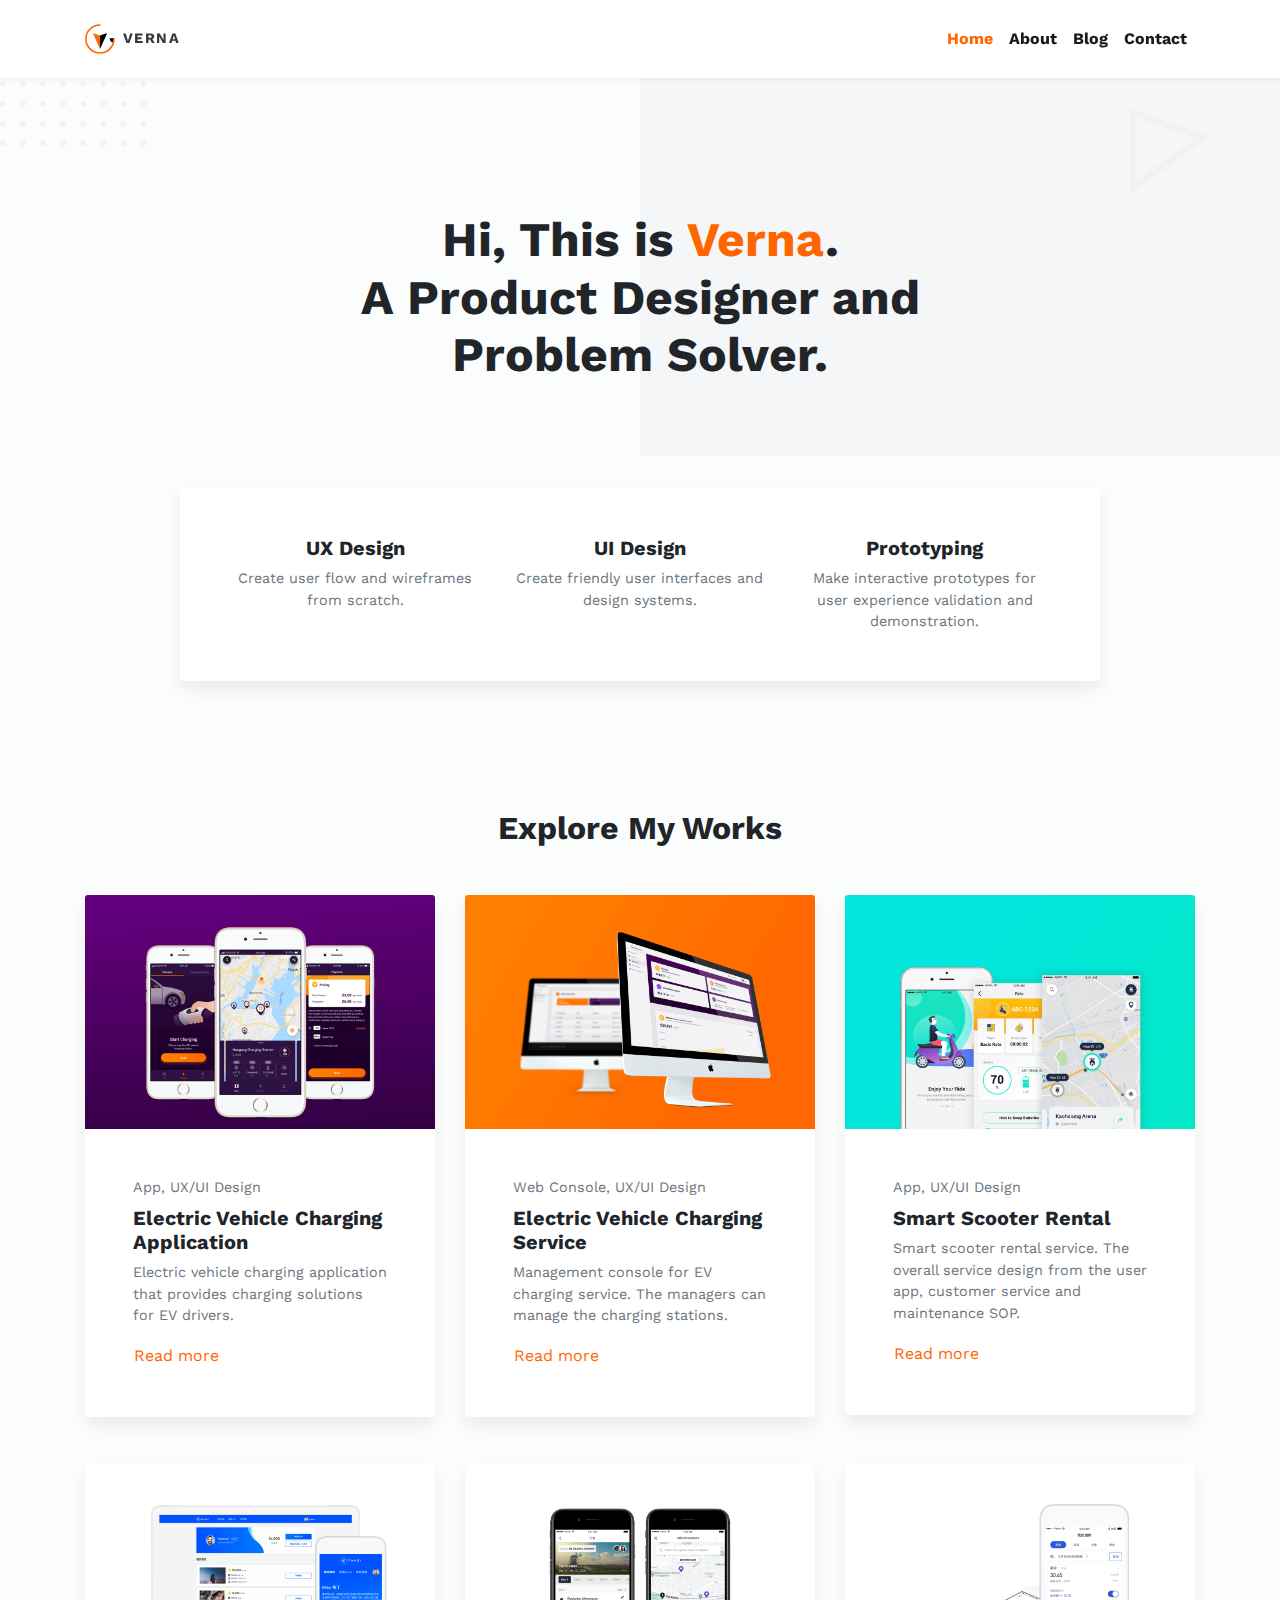
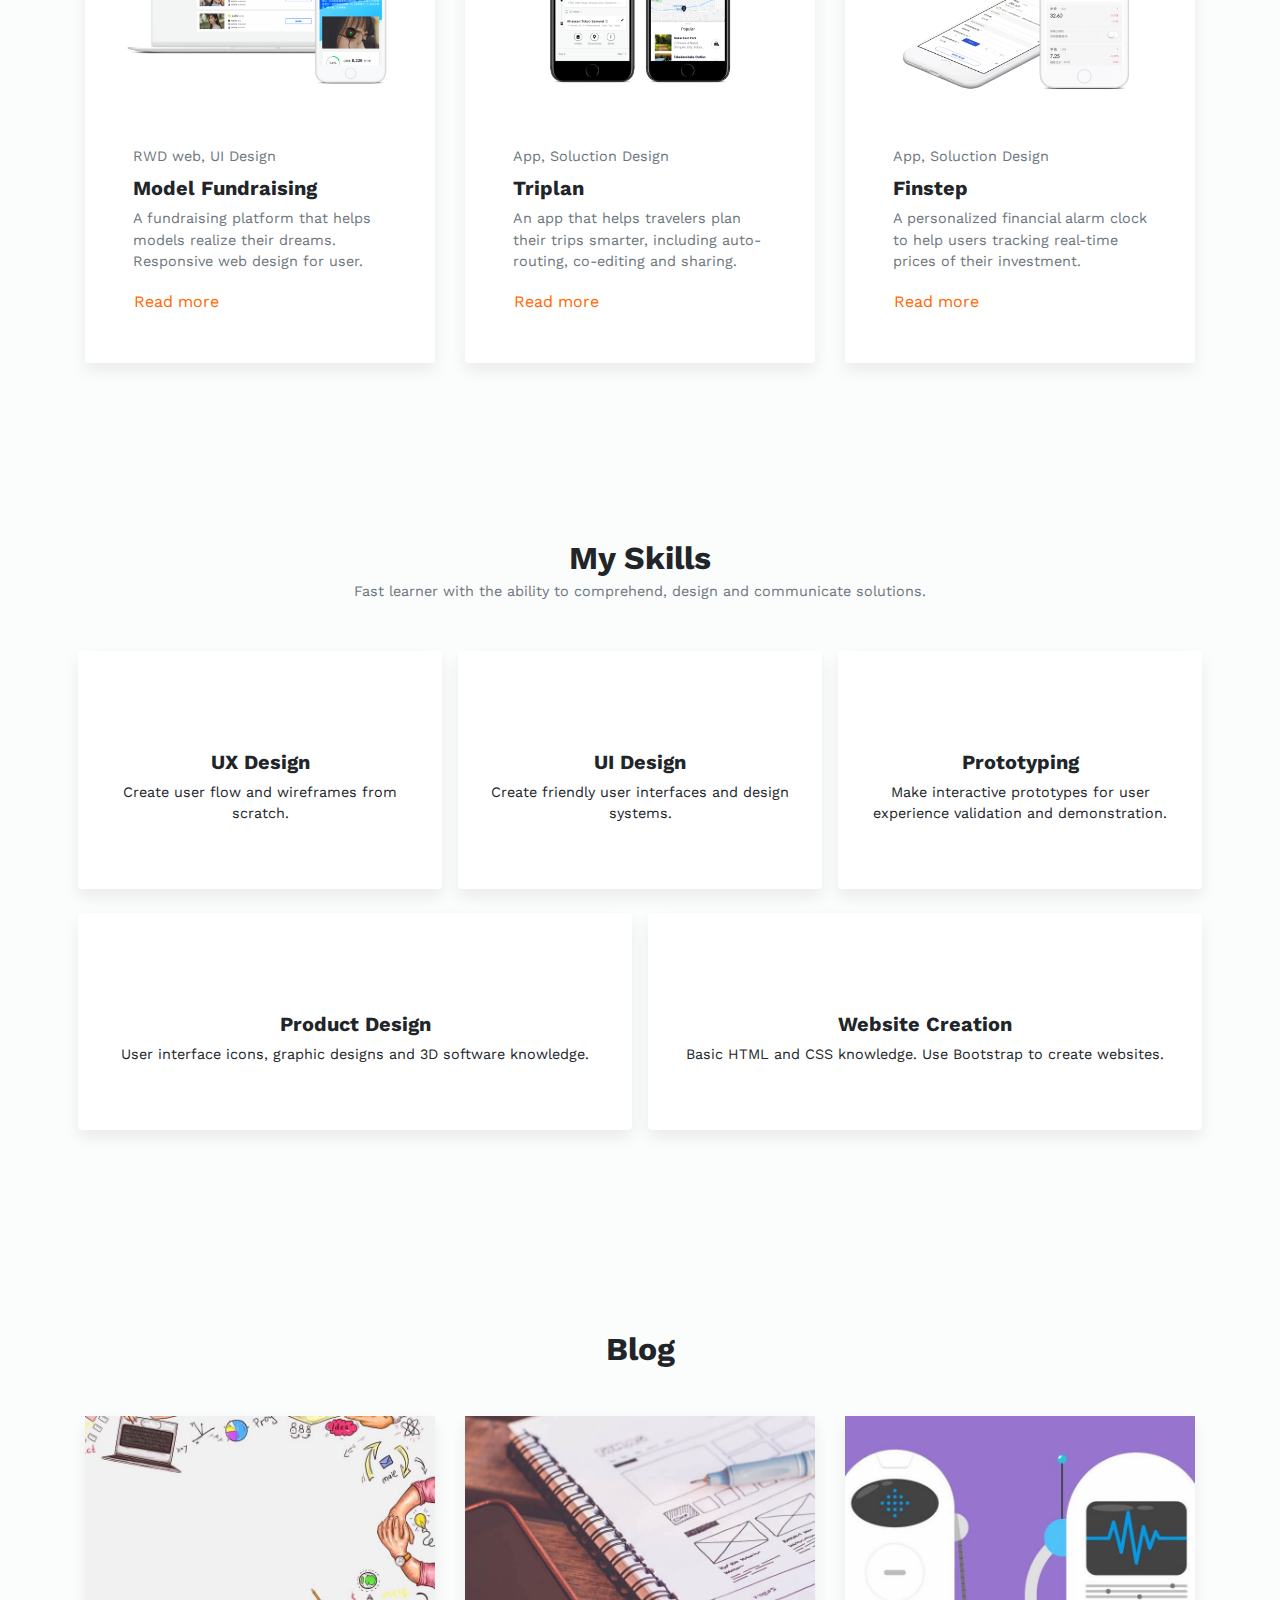
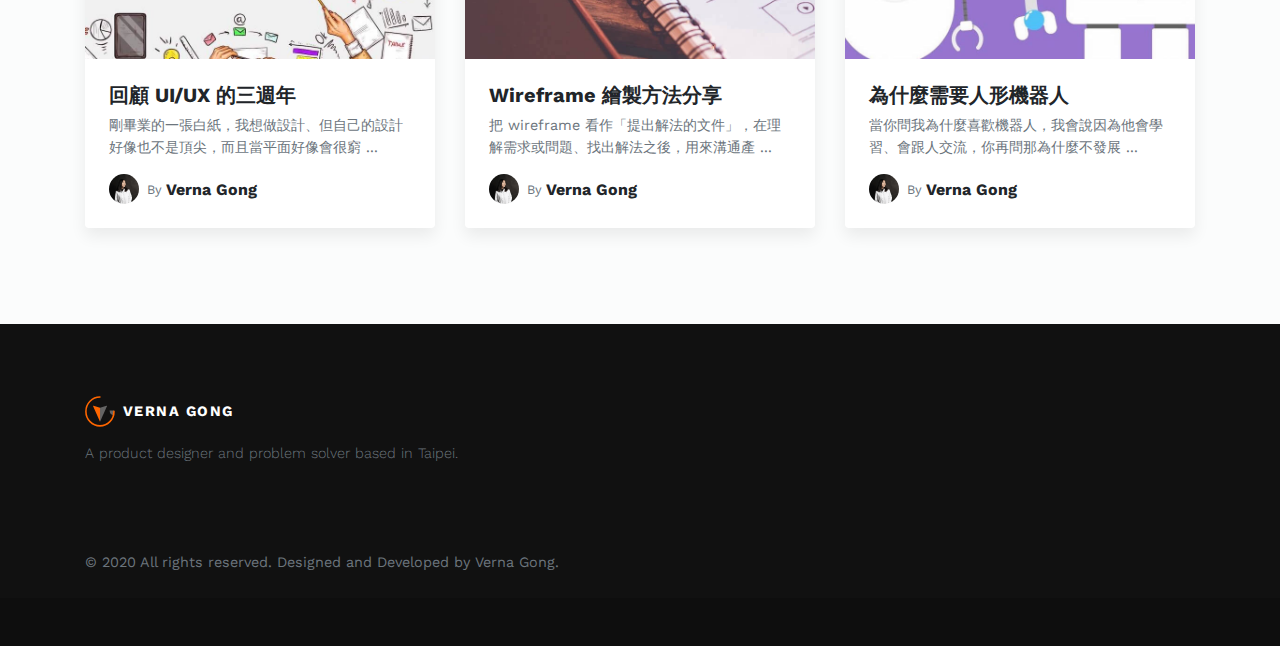
<file: index.html>
<!DOCTYPE html>
<html>
  <head>
    <!-- Global site tag (gtag.js) - Google Analytics -->
    <script async src="https://www.googletagmanager.com/gtag/js?id=UA-180262922-1"></script>
    <script>
  window.dataLayer = window.dataLayer || [];
  function gtag(){dataLayer.push(arguments);}
  gtag('js', new Date());

  gtag('config', 'UA-180262922-1');
    </script>
    <meta charset="utf-8">
    <meta http-equiv="X-UA-Compatible" content="IE=edge">
    <title>Verna | Personal Website</title>
    <meta name="description" content="">
    <meta name="viewport" content="width=device-width, initial-scale=1">
    <meta name="robots" content="all,follow">
    <!-- Bootstrap CSS-->
    <link rel="stylesheet" href="vendor/bootstrap/css/bootstrap.min.css">
    <!-- Google fonts-->
    <link rel="stylesheet" href="https://fonts.googleapis.com/css?family=Work+Sans:300,400,700&amp;display=swap">
    <!-- Owl carousel2-->
    <link rel="stylesheet" href="vendor/owl.carousel2/assets/owl.carousel.min.css">
    <link rel="stylesheet" href="vendor/owl.carousel2/assets/owl.theme.default.min.css">
    <!-- Bootstrap Select-->
    <link rel="stylesheet" href="vendor/bootstrap-select/css/bootstrap-select.min.css">
    <!-- Lightbox-->
    <link rel="stylesheet" href="vendor/lightbox2/css/lightbox.min.css">
    <!-- theme stylesheet-->
    <link rel="stylesheet" href="css/style.default.css" id="theme-stylesheet">
    <!-- Custom stylesheet - for your changes-->
    <link rel="stylesheet" href="css/custom.css">
    <!-- Favicon-->
    <link rel="shortcut icon" href="img/favicon.png">
    <!-- Tweaks for older IEs--><!--[if lt IE 9]>
        <script src="https://oss.maxcdn.com/html5shiv/3.7.3/html5shiv.min.js"></script>
        <script src="https://oss.maxcdn.com/respond/1.4.2/respond.min.js"></script><![endif]-->
  </head>
  <body>
    <!-- navbar-->
    <header class="header">
      <nav class="navbar navbar-expand-lg navbar-light bg-white py-3 py-lg-2">
        <div class="container"><a class="navbar-brand py-3 d-flex align-items-center" href="index.html"><img src="img/logo.svg" alt="" width="30"><span class="text-uppercase text-small font-weight-bold text-dark ml-2 mb-0">Verna</span></a>
          <button class="navbar-toggler navbar-toggler-right" type="button" data-toggle="collapse" data-target="#navbarSupportedContent" aria-controls="navbarSupportedContent" aria-expanded="false" aria-label="Toggle navigation"><span class="navbar-toggler-icon"></span></button>
          <div class="collapse navbar-collapse" id="navbarSupportedContent">
            <ul class="navbar-nav ml-auto">
              <li class="nav-item">
                    <!-- Navbar link--><a class="nav-link active" href="index.html">Home</a>
              </li>
              <li class="nav-item">
                    <!-- Navbar link--><a class="nav-link" href="About.html">About</a>
              </li>
              <li class="nav-item">
                    <!-- Navbar link--><a class="nav-link" href="https://medium.com/@vernagong" target="_blank">Blog</a>
              </li>
              <li class="nav-item">
                    <!-- Navbar link--><a class="nav-link" href="Contact.html">Contact</a>
              </li>
            </ul>
          </div>
        </div>
      </nav>
    </header>

    <!-- Hero section-->
    <section class="hero-home py-5">
      <div class="container pt-5">
        <div class="row">
          <div class="col-lg-7 mx-auto text-center">
            <h1><br><br>Hi, This is <span class="text-primary">Verna</span>. <br>A Product Designer and Problem Solver.</h1>
          </div>
        </div>
      </div>
    </section>
    <!-- Intros section-->
    <section class="py-7">
      <div class="container py-5">
        <div class="row text-center">
          <div class="col-lg-10 mx-auto">
            <div class="card border-0 shadow">
              <div class="card-body p-5">
                <div class="row">
                  <div class="col-lg-4 mb-4 mb-lg-0">
                    <span style="font-size: 36px; color: #ff6600;">
                        <i class="fas fa-sitemap"></i>
                    </span>
                    <h2 class="h5">UX Design</h2>
                    <p class="text-muted text-small mb-0">Create user flow and wireframes from scratch.</p>
                  </div>
                  <div class="col-lg-4 mb-4 mb-lg-0">
                    <span style="font-size: 36px; color: #ff6600;">
                        <i class="fas fa-gem"></i>
                    </span>
                    <h2 class="h5">UI Design</h2>
                    <p class="text-muted text-small mb-0">Create friendly user interfaces and design systems.</p>
                  </div>
                  <div class="col-lg-4 mb-4 mb-lg-0">
                    <span style="font-size: 36px; color: #ff6600;">
                        <i class="fas fa-layer-group"></i>
                    </span>
                    <h2 class="h5">Prototyping</h2>
                    <p class="text-muted text-small mb-0">Make interactive prototypes for user experience validation and demonstration.</p>
                  </div>
                </div>
              </div>
            </div>
          </div>
        </div>
      </div>
    </section>
    
    <!-- Works Section-->
    <section class="pb-5 pt-7">
      <div class="container pb-5">
        <header class="text-center mb-5">
          <h2 class="mb-1">Explore My Works</h2>
          <!-- <p class="text-muted text-small">Lorem ipsum dolor sit amet, consetetur sadipscing elitr.</p> -->
        </header>
        <div class="row">
          <div class="col-lg-4 mb-4 mb-lg-0">
                <div class="card border-0 shadow hover-transition"><a href="code.html" target="_blank"><img class="card-img-top img-fluid" src="img/project_evApp.png" alt="..."></a>
                  <div class="card-body p-5">
                    <p class="text-small text-muted mb-2">App, UX/UI Design</p>
                    <h3 class="h5"><a class="stretched-link reset-anchor" href="code.html" target="_blank">Electric Vehicle Charging Application</a></h3>
                    <p class="text-small text-muted">Electric vehicle charging application that provides charging solutions for EV drivers.</p><a class="btn btn-link p-0" href="code.html" target="_blank">Read more</a>
                  </div>
                </div>
          </div>
          
          <div class="col-lg-4">
                <div class="card border-0 shadow hover-transition"><a href="code2.html" target="_blank"><img class="card-img-top img-fluid" src="img/project_evConsole.png" alt="..."></a>
                  <div class="card-body p-5">
                    <p class="text-small text-muted mb-2">Web Console, UX/UI Design</p>
                    <h3 class="h5"><a class="stretched-link reset-anchor" href="code2.html" target="_blank">Electric Vehicle Charging Service</a></h3>
                    <p class="text-small text-muted">Management console for EV charging service. The managers can manage the charging stations.</p><a class="btn btn-link p-0" href="code2.html" target="_blank">Read more</a>
                  </div>
                </div>
          </div>
          
          <div class="col-lg-4 mb-4 mb-lg-0">
                <div class="card border-0 shadow hover-transition"><a href="code3.html" target="_blank"><img class="card-img-top img-fluid" src="img/project_scooter%20sharing.png" alt="..."></a>
                  <div class="card-body p-5">
                    <p class="text-small text-muted mb-2">App, UX/UI Design</p>
                    <h3 class="h5"><a class="stretched-link reset-anchor" href="code3.html" target="_blank">Smart Scooter Rental</a></h3>
                    <p class="text-small text-muted">Smart scooter rental service. The overall service design from the user app, customer service and maintenance SOP.</p><a class="btn btn-link p-0" href="code3.html" target="_blank">Read more</a>
                  </div>
                </div>
          </div>
          
        </div>
      </div>
      
      <div class="container pb-5">
        <div class="row">
          <div class="col-lg-4 mb-4 mb-lg-0">
                <div class="card border-0 shadow hover-transition"><a href="Model.html" target="_blank"><img class="card-img-top img-fluid" src="img/project_fansi.png" alt="..."></a>
                  <div class="card-body p-5">
                    <p class="text-small text-muted mb-2">RWD web, UI Design</p>
                    <h3 class="h5"><a class="stretched-link reset-anchor" href="Model.html" target="_blank">Model Fundraising</a></h3>
                    <p class="text-small text-muted">A fundraising platform that helps models realize their dreams. Responsive web design for user.</p><a class="btn btn-link p-0" href="Model.html" target="_blank">Read more</a>
                  </div>
                </div>
          </div>
          
          <div class="col-lg-4">
                <div class="card border-0 shadow hover-transition"><a href="Triplan.html" target="_blank"><img class="card-img-top img-fluid" src="img/project_triplan.png" alt="..."></a>
                  <div class="card-body p-5">
                    <p class="text-small text-muted mb-2">App, Soluction Design</p>
                    <h3 class="h5"><a class="stretched-link reset-anchor" href="Triplan.html" target="_blank">Triplan</a></h3>
                    <p class="text-small text-muted">An app that helps travelers plan their trips smarter, including auto-routing, co-editing and sharing.</p><a class="btn btn-link p-0" href="Triplan.html" target="_blank">Read more</a>
                  </div>
                </div>
          </div>
          
          <div class="col-lg-4 mb-4 mb-lg-0">
                <div class="card border-0 shadow hover-transition"><a href="Finstep.html" target="_blank"><img class="card-img-top img-fluid" src="img/project_finstep.png" alt="..."></a>
                  <div class="card-body p-5">
                    <p class="text-small text-muted mb-2">App, Soluction Design</p>
                    <h3 class="h5"><a class="stretched-link reset-anchor" href="Finstep.html" target="_blank">Finstep</a></h3>
                    <p class="text-small text-muted">A personalized financial alarm clock to help users tracking real-time prices of their investment.</p><a class="btn btn-link p-0" href="Finstep.html" target="_blank">Read more</a>
                  </div>
                </div>
          </div>
          
        </div>
      </div>
    </section>
    
    <!-- Skills section-->
    <section class="pb-5 pt-7">
      <div class="container pb-5">
        <header class="text-center mb-5">
          <h2 class="mb-1">My Skills</h2>
          <p class="text-muted text-small">Fast learner with the ability to comprehend, design and communicate solutions.</p>
        </header>
        <div class="row text-center">
          <div class="col-lg-4 px-lg-2">
            <div class="categories-item card border-0 shadow mb-4 hover-transition">
              <div class="card-body px-4 py-5">
                    <svg class="svg-icon mb-3">
                      <use xlink:href="#mental-health-1"> </use>
                    </svg>
                <h2 class="h5">UX Design</h2>
                <p class="text-small">Create user flow and wireframes from scratch.</p>
              </div>
            </div>
          </div>
          <div class="col-lg-4 px-lg-2">
            <div class="categories-item card border-0 shadow mb-4 hover-transition">
              <div class="card-body px-4 py-5">
                    <svg class="svg-icon mb-3">
                      <use xlink:href="#design-1"> </use>
                    </svg>
                <h2 class="h5">UI Design</h2>
                <p class="text-small">Create friendly user interfaces and design systems.</p>
              </div>
            </div>
          </div>
          <div class="col-lg-4 px-lg-2">
            <div class="categories-item card border-0 shadow mb-4 hover-transition">
              <div class="card-body px-4 py-5">
                    <svg class="svg-icon mb-3">
                      <use xlink:href="#stack-1"> </use>
                    </svg>
                <h2 class="h5">Prototyping</h2>
                <p class="text-small">Make interactive prototypes for user experience validation and demonstration.</p>
              </div>
            </div>
          </div>
          <div class="col-lg-6 px-lg-2">
            <div class="categories-item card border-0 shadow mb-4 hover-transition">
              <div class="card-body px-4 py-5">
                    <svg class="svg-icon mb-3">
                      <use xlink:href="#pie-chart-1"> </use>
                    </svg>
                <h2 class="h5">Product Design</h2>
                <p class="text-small">User interface icons, graphic designs and 3D software knowledge.</p>
              </div>
            </div>
          </div>
          <div class="col-lg-6 px-lg-2">
            <div class="categories-item card border-0 shadow mb-4 hover-transition">
              <div class="card-body px-4 py-5">
                    <svg class="svg-icon mb-3">
                      <use xlink:href="#checked-window-1"> </use>
                    </svg>
                <h2 class="h5">Website Creation</h2>
                <p class="text-small">Basic HTML and CSS knowledge. Use Bootstrap to create websites.</p>
              </div>
            </div>
          </div>
        </div>
      </div>
    </section>
    
    <!-- Blog section-->
    <section class="pb-5 pt-7">
      <div class="container pb-5">
        <header class="text-center mb-5">
          <h2 class="mb-1">Blog</h2>
          <!--<p class="text-muted text-small">Lorem ipsum dolor sit amet, consetetur sadipscing elitr.</p>-->
        </header>
        <div class="row">
          <div class="col-lg-4 mb-4 mb-lg-0">
                <div class="card shadow border-0 reset-anchor d-block hover-transition"><img class="img-fluid" src="img/blog_work.jpeg" alt="...">
                  <div class="card-body p-4">
                    <h3 class="h5"> <a class="stretched-link reset-anchor" href="https://medium.com/@vernagong/%E5%9B%9E%E9%A1%A7-ui-ux-%E7%9A%84%E4%B8%89%E9%80%B1%E5%B9%B4-f56289df53aa" target="_blank">回顧 UI/UX 的三週年</a></h3>
                    <p class="text-muted text-small mb-3">剛畢業的一張白紙，我想做設計、但自己的設計好像也不是頂尖，而且當平面好像會很窮 ...</p>
                    <div class="media align-items-center"><img class="rounded-circle" src="img/about_img.png" alt="..." width="30">
                      <div class="media-body d-flex ml-2 align-items-center"><span class="small text-muted mr-1">By</span>
                        <h6 class="mb-0"> Verna Gong </h6>
                      </div>
                    </div>
                  </div>
                </div>
          </div>
          <div class="col-lg-4 mb-4 mb-lg-0">
                <div class="card shadow border-0 reset-anchor d-block hover-transition"><img class="img-fluid" src="img/blog_wireframe.jpg" alt="...">
                  <div class="card-body p-4">
                    <h3 class="h5"> <a class="reset-anchor" href="https://medium.com/@vernagong/wireframe%E6%80%8E%E9%BA%BC%E7%95%AB-c11a063831ca" target="_blank">Wireframe 繪製方法分享</a></h3>
                    <p class="text-muted text-small mb-3">把 wireframe 看作「提出解法的文件」，在理解需求或問題、找出解法之後，用來溝通產 ...</p>
                    <div class="media align-items-center"><img class="rounded-circle" src="img/about_img.png" alt="..." width="30">
                      <div class="media-body d-flex ml-2 align-items-center"><span class="small text-muted mr-1">By</span>
                        <h6 class="mb-0"> Verna Gong </h6>
                      </div>
                    </div>
                  </div>
                </div>
          </div>
          <div class="col-lg-4">
                <div class="card shadow border-0 reset-anchor d-block hover-transition"><img class="img-fluid" src="img/blog_robot.jpeg" alt="...">
                  <div class="card-body p-4">
                    <h3 class="h5"> <a class="stretched-link reset-anchor" href="https://medium.com/@vernagong/%E7%82%BA%E4%BB%80%E9%BA%BC%E9%9C%80%E8%A6%81%E4%BA%BA%E5%BD%A2%E6%A9%9F%E5%99%A8%E4%BA%BA-68e260f33d4f" target="_blank">為什麼需要人形機器人</a></h3>
                    <p class="text-muted text-small mb-3">當你問我為什麼喜歡機器人，我會說因為他會學習、會跟人交流，你再問那為什麼不發展 ...</p>
                    <div class="media align-items-center"><img class="rounded-circle" src="img/about_img.png" alt="..." width="30">
                      <div class="media-body d-flex ml-2 align-items-center"><span class="small text-muted mr-1">By</span>
                        <h6 class="mb-0"> Verna Gong </h6>
                      </div>
                    </div>
                  </div>
                </div>
          </div>
        </div>
      </div>
    </section>
    <!-- Footer -->
    <footer style="background: #111;">
      <div class="container py-4">
        <div class="row py-5">
          <div class="col-md-12 col-sm-12 mb-3 mb-md-0">
              <div class="d-flex align-items-center mb-3"><a class="reset-anchor" href="http://vernagong.com/"><img src="img/logo-footer.svg" alt="" width="30"><span class="text-uppercase text-small font-weight-bold text-white ml-2">Verna Gong</span></a></div>
            <p class="text-muted text-small font-weight-light mb-3">A product designer and problem solver based in Taipei.</p>
            <ul class="list-inline mb-0 text-white">
              <li class="list-inline-item"><a class="reset-anchor text-small" href="https://medium.com/@vernagong" target="_blank"><i class="fab fa-medium-m"></i></a></li>
              <li class="list-inline-item"><a class="reset-anchor text-small" href="https://www.linkedin.com/in/verna-gong/" target="_blank"><i class="fab fa-linkedin"></i></a></li>
              <li class="list-inline-item"><a class="reset-anchor text-small" href="https://www.behance.net/vernagonob1aa" target="_blank"><i class="fab fa-behance"></i></a></li>
            </ul>
          </div>
        </div>
        <p class="mb-0 text-muted mb-0 text-small">&copy; 2020 All rights reserved. Designed and Developed by Verna Gong.</p>
      </div>
      <div class="copyrights py-4" style="background: #0e0e0e">
        <div class="container">
          <div class="row text-center">
            <div class="col-md-12 text-lg-left mb-2 mb-md-0">
            </div>
          </div>
        </div>
      </div>
    </footer>
    <!-- JavaScript files-->
    <script src="vendor/jquery/jquery.min.js"></script>
    <script src="vendor/bootstrap/js/bootstrap.bundle.min.js"></script>
    <script src="vendor/owl.carousel2/owl.carousel.min.js"></script>
    <script src="vendor/owl.carousel2.thumbs/owl.carousel2.thumbs.min.js"></script>
    <script src="vendor/bootstrap-select/js/bootstrap-select.min.js"></script>
    <script src="vendor/lightbox2/js/lightbox.min.js"></script>
    <script src="js/bootstrap-filestyle.min.js"></script>
    <script src="js/front.js"></script>
    <script>
      // ------------------------------------------------------- //
      //   Inject SVG Sprite - 
      //   see more here 
      //   https://css-tricks.com/ajaxing-svg-sprite/
      // ------------------------------------------------------ //
      function injectSvgSprite(path) {
      
          var ajax = new XMLHttpRequest();
          ajax.open("GET", path, true);
          ajax.send();
          ajax.onload = function(e) {
          var div = document.createElement("div");
          div.className = 'd-none';
          div.innerHTML = ajax.responseText;
          document.body.insertBefore(div, document.body.childNodes[0]);
          }
      }
      // this is set to BootstrapTemple website as you cannot 
      // inject local SVG sprite (using only 'icons/orion-svg-sprite.svg' path)
      // while using file:// protocol
      // pls don't forget to change to your domain :)
      injectSvgSprite('https://bootstraptemple.com/files/icons/orion-svg-sprite.svg'); 
      
    </script>
    <!-- FontAwesome CSS - loading as last, so it doesn't block rendering-->
    <link rel="stylesheet" href="https://use.fontawesome.com/releases/v5.7.1/css/all.css" integrity="sha384-fnmOCqbTlWIlj8LyTjo7mOUStjsKC4pOpQbqyi7RrhN7udi9RwhKkMHpvLbHG9Sr" crossorigin="anonymous">
  </body>
</html>
</file>
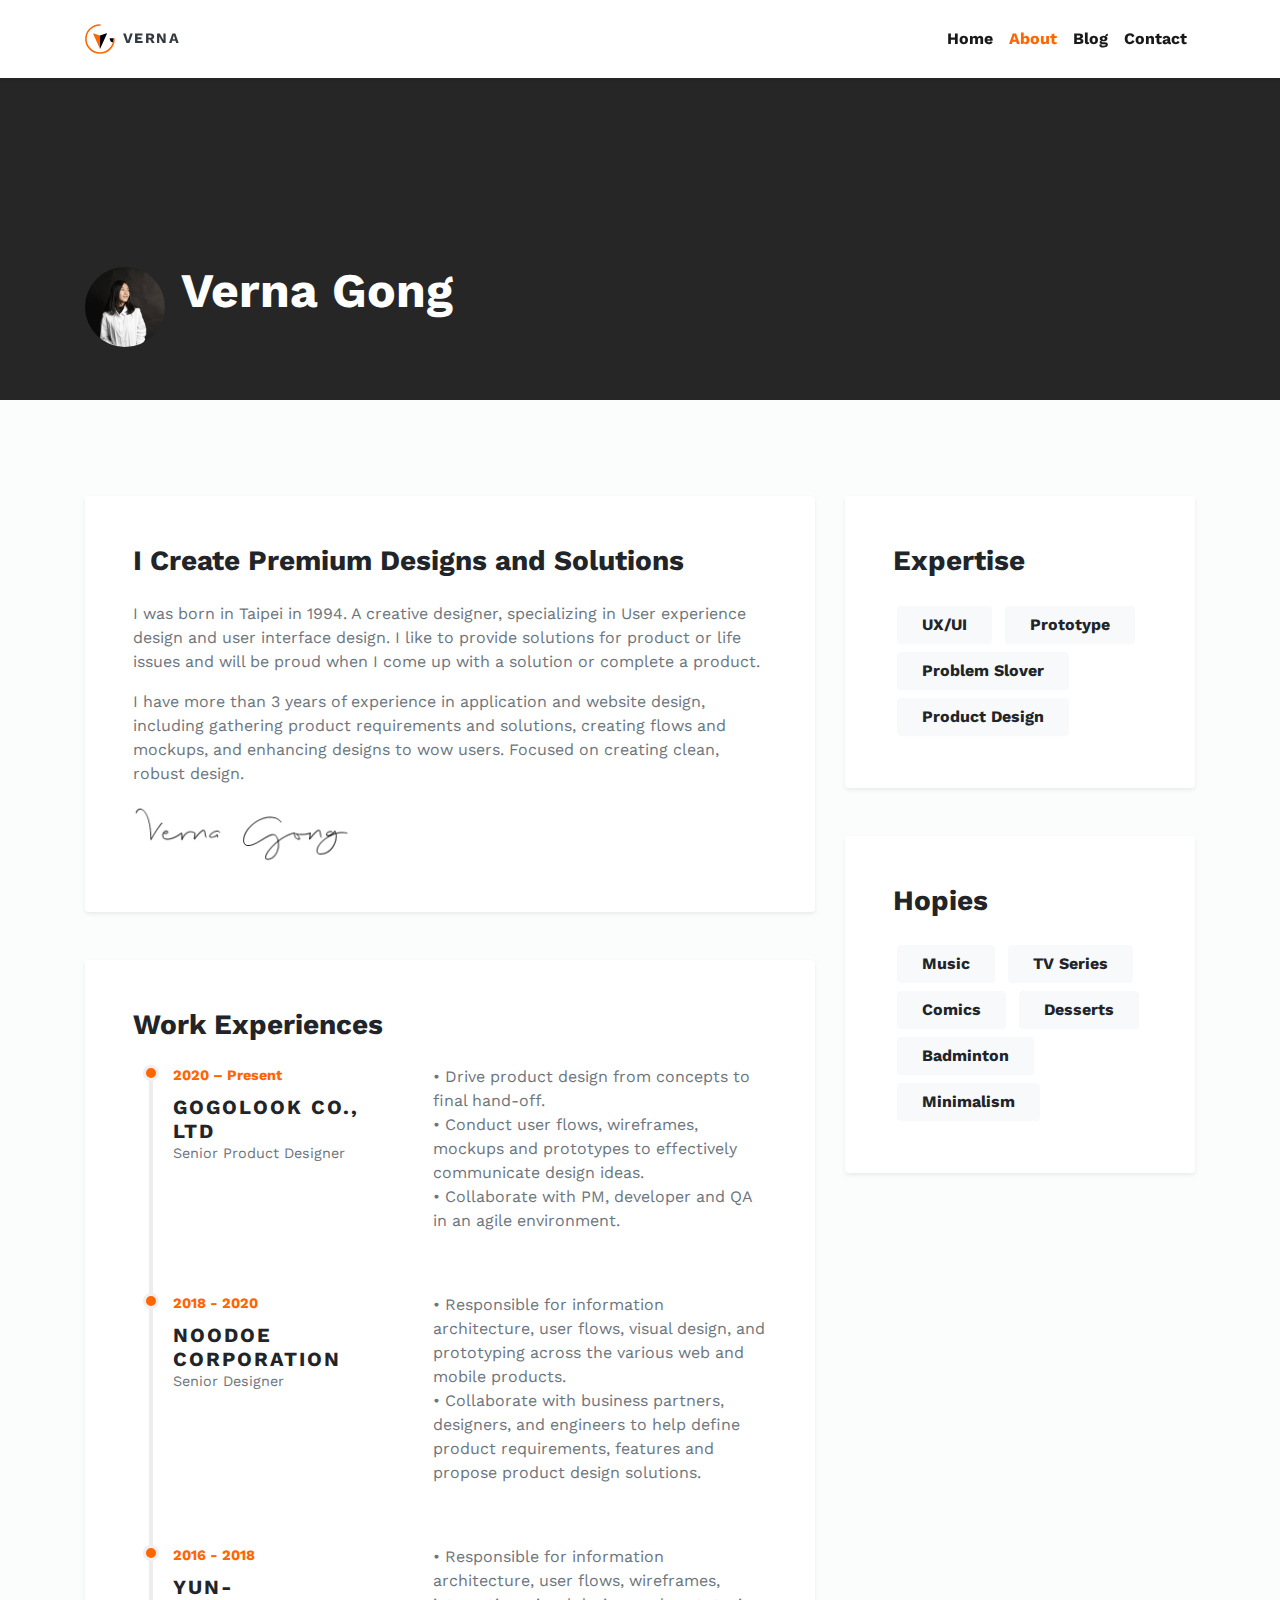
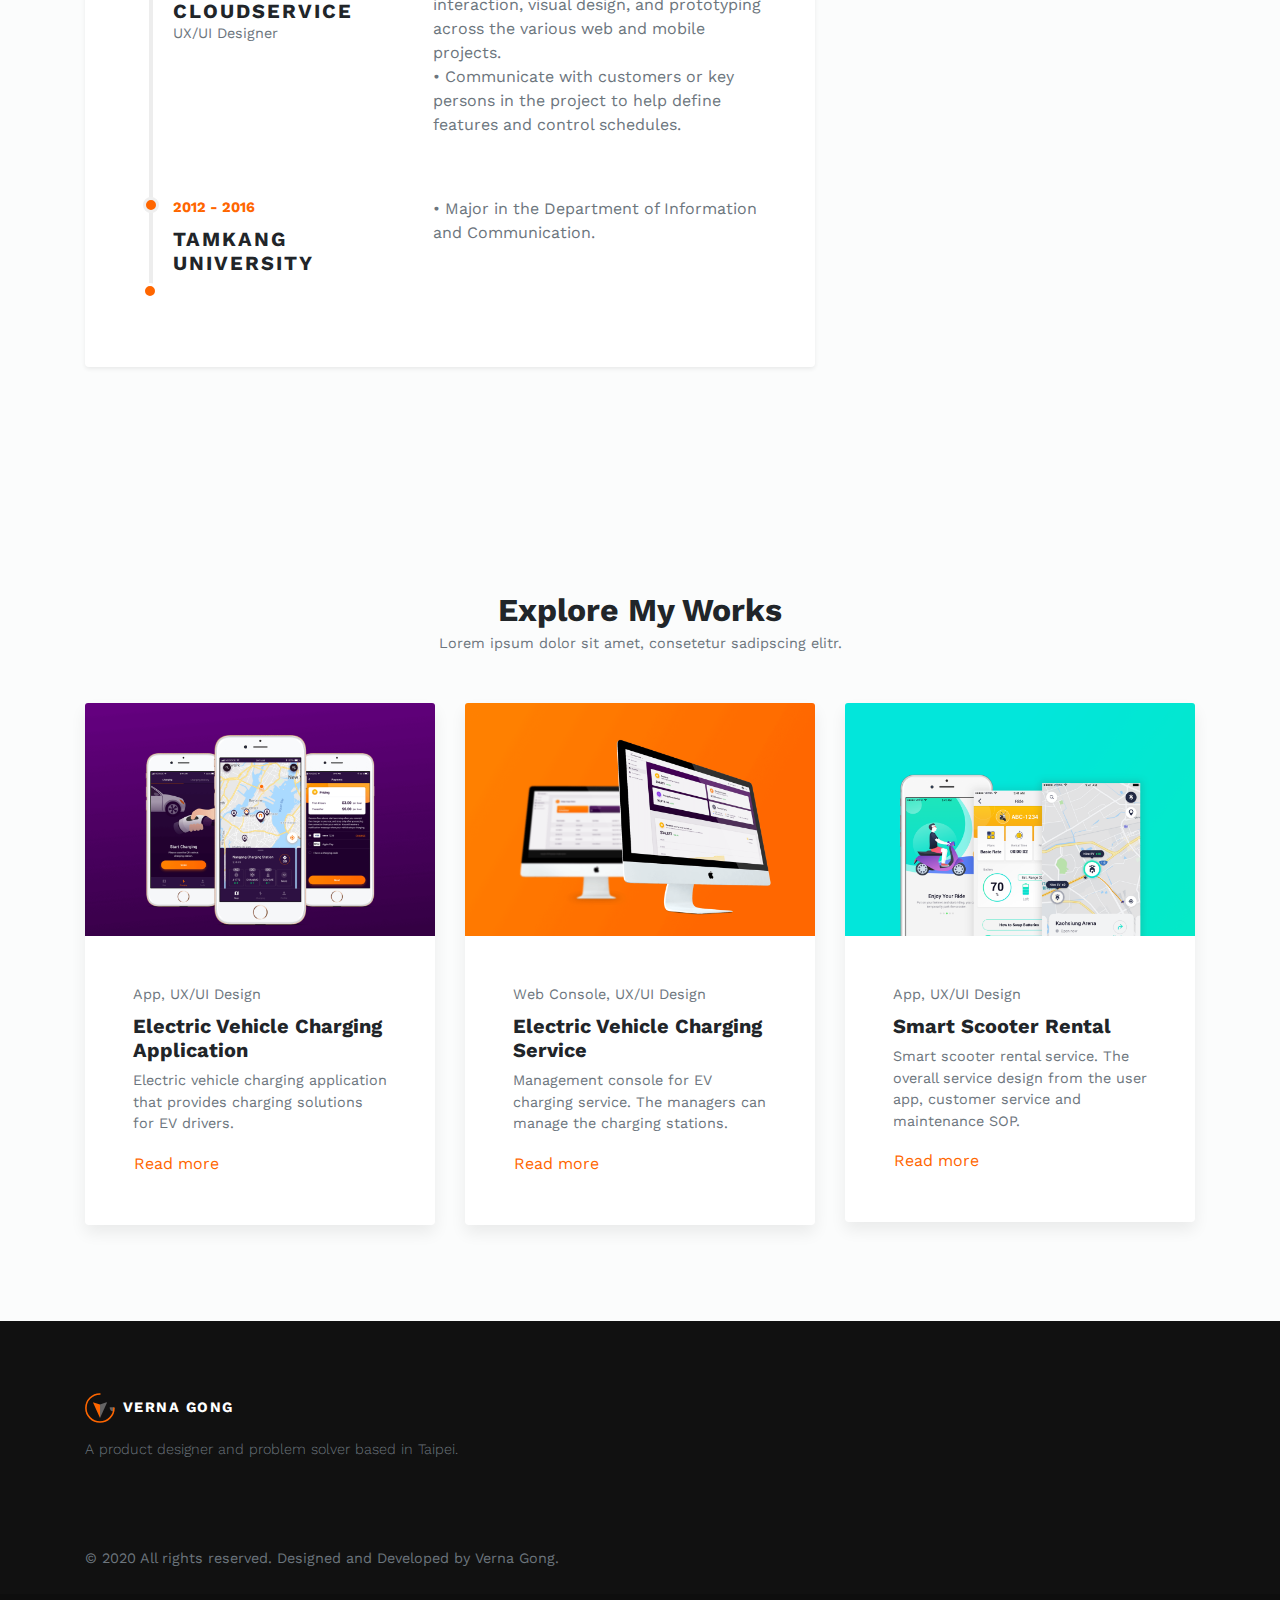
<file: About.html>
<!DOCTYPE html>
<html>
  <head>
   <script async src="https://www.googletagmanager.com/gtag/js?id=UA-180262922-1"></script>
    <script>
  window.dataLayer = window.dataLayer || [];
  function gtag(){dataLayer.push(arguments);}
  gtag('js', new Date());

  gtag('config', 'UA-180262922-1');
    </script>
    <meta charset="utf-8">
    <meta http-equiv="X-UA-Compatible" content="IE=edge">
    <title>Verna | Personal Website</title>
    <meta name="description" content="">
    <meta name="viewport" content="width=device-width, initial-scale=1">
    <meta name="robots" content="all,follow">
    <!-- Bootstrap CSS-->
    <link rel="stylesheet" href="vendor/bootstrap/css/bootstrap.min.css">
    <!-- Google fonts-->
    <link rel="stylesheet" href="https://fonts.googleapis.com/css?family=Work+Sans:300,400,700&amp;display=swap">
    <!-- Owl carousel2-->
    <link rel="stylesheet" href="vendor/owl.carousel2/assets/owl.carousel.min.css">
    <link rel="stylesheet" href="vendor/owl.carousel2/assets/owl.theme.default.min.css">
    <!-- Bootstrap Select-->
    <link rel="stylesheet" href="vendor/bootstrap-select/css/bootstrap-select.min.css">
    <!-- Lightbox-->
    <link rel="stylesheet" href="vendor/lightbox2/css/lightbox.min.css">
    <!-- theme stylesheet-->
    <link rel="stylesheet" href="css/style.default.css" id="theme-stylesheet">
    <!-- Custom stylesheet - for your changes-->
    <link rel="stylesheet" href="css/custom.css">
    <!-- Favicon-->
    <link rel="shortcut icon" href="img/favicon.png">
    <!-- Tweaks for older IEs--><!--[if lt IE 9]>
        <script src="https://oss.maxcdn.com/html5shiv/3.7.3/html5shiv.min.js"></script>
        <script src="https://oss.maxcdn.com/respond/1.4.2/respond.min.js"></script><![endif]-->
  </head>
  <body>
    <!-- navbar-->
    <header class="header">
      <nav class="navbar navbar-expand-lg navbar-light bg-white py-3 py-lg-2">
        <div class="container"><a class="navbar-brand py-3 d-flex align-items-center" href="index.html"><img src="img/logo.svg" alt="" width="30"><span class="text-uppercase text-small font-weight-bold text-dark ml-2 mb-0">Verna</span></a>
          <button class="navbar-toggler navbar-toggler-right" type="button" data-toggle="collapse" data-target="#navbarSupportedContent" aria-controls="navbarSupportedContent" aria-expanded="false" aria-label="Toggle navigation"><span class="navbar-toggler-icon"></span></button>
          <div class="collapse navbar-collapse" id="navbarSupportedContent">
            <ul class="navbar-nav ml-auto">
              <li class="nav-item">
                    <!-- Navbar link--><a class="nav-link" href="index.html">Home</a>
              </li>
              <li class="nav-item">
                    <!-- Navbar link--><a class="nav-link active" href="About.html">About</a>
              </li>
              <li class="nav-item">
                    <!-- Navbar link--><a class="nav-link" href="https://medium.com/@vernagong" target="_blank">Blog</a>
              </li>
              <li class="nav-item">
                    <!-- Navbar link--><a class="nav-link" href="Contact.html">Contact</a>
              </li>
            </ul>
          </div>
        </div>
      </nav>
    </header>
    
    <!-- Hero section-->
    <section class="hero d-flex align-items-end py-5 bg-cover bg-center">
      <div class="container index-forward py-5 py-lg-0">
        <div class="row align-items-end">
          <div class="col-lg-7 mb-4 mb-lg-0">
            <div class="media align-items-center"><img class="rounded-circle" src="img/about_img.png" alt="" width="80">
              <div class="media-body ml-3">
                <h1 class="text-white">Verna Gong</h1>
                <ul class="list-inline mb-0">
                    <li class="list-inline-item m-0"><a class="reset-anchor" href="https://medium.com/@vernagong" target="_blank"><i class="fab fa-medium-m text-white"></i></a></li>
                    <li class="list-inline-item m-0"></li>
                    <li class="list-inline-item m-0"><a class="reset-anchor" href="https://www.linkedin.com/in/verna-gong/" target="_blank"><i class="fab fa-linkedin text-white"></i></a></li>
                    <li class="list-inline-item m-0"></li>
                    <li class="list-inline-item m-0"><a class="reset-anchor text-small" href="https://www.behance.net/vernagonob1aa" target="_blank"><i class="fab fa-behance text-white"></i></a></li>
                </ul>
              </div>
            </div>
          </div>
        </div>
      </div>
    </section>
    <section class="py-5">
      <div class="container py-5">
        <div class="row">
          <div class="col-lg-8 mb-5 mb-lg-0">
            <!-- About-->
            <div class="card border-0 shadow-sm mb-4 mb-lg-5 p-2 p-lg-0">
              <div class="card-body p-lg-5">
                <h2 class="h3 mb-4">I Create Premium Designs and Solutions</h2>
                <p class="text-muted">I was born in Taipei in 1994. A creative designer, specializing in User experience design and user interface design. I like to provide solutions for product or life issues and will be proud when I come up with a solution or complete a product.</p>
                <p class="text-muted">I have more than 3 years of experience in application and website design, including gathering product requirements and solutions, creating flows and mockups, and enhancing designs to wow users. Focused on creating clean, robust design.</p>
                <img src="img/signature.png" alt="Sign" style="width: 220px">
              </div>
            </div>
            <!-- Experience -->
            <div class="card border-0 shadow-sm mb-4 mb-lg-5 p-2 p-lg-0">
              <div class="card-body p-lg-5">
                <h2 class="h3 mb-4">Work Experiences</h2>
            <!--  Timeline -->
            <ul class="timeline">
              <!-- Timeline item-->
              <li class="timeline-item ml-3 pb-4">
                <div class="timeline-arrow"></div>
                <div class="row no-gutter">
                  <div class="col-lg-5 mb-4 mb-lg-0">
                    <p class="font-weight-bold mb-2 text-primary text-small">2020 – Present </p>
                    <h2 class="h5 mb-0 text-uppercase">Gogolook Co., Ltd</h2>
                    <p class="text-small mb-0 text-muted">Senior Product Designer</p>
                  </div>
                  <div class="col-lg-7">
                    <p class="text-muted">• Drive product design from concepts to final hand-off. <br>• Conduct user flows, wireframes, mockups and prototypes to effectively communicate design ideas.<br>• Collaborate with PM, developer and QA in an agile environment.</p>
                  </div>
                </div>
              </li>
              <!-- Timeline item-->
              <li class="timeline-item ml-3 pb-4">
                <div class="timeline-arrow"></div>
                <div class="row no-gutter">
                  <div class="col-lg-5 mb-4 mb-lg-0">
                    <p class="font-weight-bold mb-2 text-primary text-small">2018 - 2020 </p>
                    <h2 class="h5 mb-0 text-uppercase">Noodoe Corporation</h2>
                    <p class="text-small mb-0 text-muted">Senior Designer</p>
                  </div>
                  <div class="col-lg-7">
                    <p class="text-muted">• Responsible for information architecture, user flows, visual design, and prototyping across the various web and mobile products.<br>• Collaborate with business partners, designers, and engineers to help define product requirements, features and propose product design solutions.</p>
                  </div>
                </div>
              </li>
              <!-- Timeline item-->
              <li class="timeline-item ml-3 pb-4">
                <div class="timeline-arrow"></div>
                <div class="row no-gutter">
                  <div class="col-lg-5 mb-4 mb-lg-0">
                    <p class="font-weight-bold mb-2 text-primary text-small">2016 - 2018 </p>
                    <h2 class="h5 mb-0 text-uppercase">Yun-Cloudservice</h2>
                    <p class="text-small mb-0 text-muted">UX/UI Designer</p>
                  </div>
                  <div class="col-lg-7">
                    <p class="text-muted">• Responsible for information architecture, user flows, wireframes, interaction, visual design, and prototyping across the various web and mobile projects. <br>• Communicate with customers or key persons in the project to help define features and control schedules.</p>
                  </div>
                </div>
              </li>
              <!-- Timeline item-->
              <li class="timeline-item ml-3 pb-4">
                <div class="timeline-arrow"></div>
                <div class="row no-gutter">
                  <div class="col-lg-5 mb-4 mb-lg-0">
                    <p class="font-weight-bold mb-2 text-primary text-small">2012 - 2016 </p>
                    <h2 class="h5 mb-0 text-uppercase">Tamkang University</h2>
                  </div>
                  <div class="col-lg-7">
                    <p class="text-muted">• Major in the Department of Information and Communication.</p>
                  </div>
                </div>
              </li>
           </ul>
             
              </div>
            </div>
          </div>
          <div class="col-lg-4">
            <!-- Categories widget-->
            <div class="card border-0 shadow-sm mb-4 mb-lg-5 p-2 p-lg-0">
              <div class="card-body p-lg-5">
                <h2 class="h3 mb-4">Expertise</h2>
                <ul class="list-inline mb-0">
                  <li class="list-inline-item m-1 btn btn-light">UX/UI</li>
                  <li class="list-inline-item m-1 btn btn-light">Prototype</li>
                  <li class="list-inline-item m-1 btn btn-light">Problem Slover</li>
                  <li class="list-inline-item m-1 btn btn-light">Product Design</li>
                </ul>
              </div>
            </div>
            <!-- Tags widget-->
            <div class="card border-0 shadow-sm mb-4 mb-lg-5 p-2 p-lg-0">
              <div class="card-body p-lg-5">
                <h2 class="h3 mb-4">Hopies</h2>
                <ul class="list-inline mb-0">
                  <li class="list-inline-item m-1 btn btn-light">Music</li>
                  <li class="list-inline-item m-1 btn btn-light">TV Series</li>
                  <li class="list-inline-item m-1 btn btn-light">Comics</li>
                  <li class="list-inline-item m-1 btn btn-light">Desserts</li>
                  <li class="list-inline-item m-1 btn btn-light">Badminton</li>
                  <li class="list-inline-item m-1 btn btn-light">Minimalism</li>
                </ul>
              </div>
            </div>
          </div>
        </div>
      </div>
    </section>

    <!-- Related items-->
    <section class="pb-5 pt-7">
      <div class="container pb-5">
        <header class="text-center mb-5">
          <h2 class="mb-1">Explore My Works</h2>
          <p class="text-muted text-small">Lorem ipsum dolor sit amet, consetetur sadipscing elitr.</p>
        </header>
        <div class="row">
          <div class="col-lg-4 mb-4 mb-lg-0">
                <div class="card border-0 shadow hover-transition"><a href="#"><img class="card-img-top img-fluid" src="img/project_evApp.png" alt="..."></a>
                  <div class="card-body p-5">
                    <p class="text-small text-muted mb-2">App, UX/UI Design</p>
                    <h3 class="h5"><a class="stretched-link reset-anchor" href="#">Electric Vehicle Charging Application</a></h3>
                    <p class="text-small text-muted">Electric vehicle charging application that provides charging solutions for EV drivers.</p><a class="btn btn-link p-0" href="#">Read more</a>
                  </div>
                </div>
          </div>
          
          <div class="col-lg-4">
                <div class="card border-0 shadow hover-transition"><a href="#"><img class="card-img-top img-fluid" src="img/project_evConsole.png" alt="..."></a>
                  <div class="card-body p-5">
                    <p class="text-small text-muted mb-2">Web Console, UX/UI Design</p>
                    <h3 class="h5"><a class="stretched-link reset-anchor" href="#">Electric Vehicle Charging Service</a></h3>
                    <p class="text-small text-muted">Management console for EV charging service. The managers can manage the charging stations.</p><a class="btn btn-link p-0" href="#">Read more</a>
                  </div>
                </div>
          </div>
          
          <div class="col-lg-4 mb-4 mb-lg-0">
                <div class="card border-0 shadow hover-transition"><a href="#"><img class="card-img-top img-fluid" src="img/project_scooter%20sharing.png" alt="..."></a>
                  <div class="card-body p-5">
                    <p class="text-small text-muted mb-2">App, UX/UI Design</p>
                    <h3 class="h5"><a class="stretched-link reset-anchor" href="#">Smart Scooter Rental</a></h3>
                    <p class="text-small text-muted">Smart scooter rental service. The overall service design from the user app, customer service and maintenance SOP.</p><a class="btn btn-link p-0" href="#">Read more</a>
                  </div>
                </div>
          </div>
          
        </div>
      </div>
    </section>

   <!-- Footer -->
    <footer style="background: #111;">
      <div class="container py-4">
        <div class="row py-5">
          <div class="col-md-12 col-sm-12 mb-3 mb-md-0">
              <div class="d-flex align-items-center mb-3"><a class="reset-anchor" href="http://vernagong.com/"><img src="img/logo-footer.svg" alt="" width="30"><span class="text-uppercase text-small font-weight-bold text-white ml-2">Verna Gong</span></a></div>
            <p class="text-muted text-small font-weight-light mb-3">A product designer and problem solver based in Taipei.</p>
            <ul class="list-inline mb-0 text-white">
              <li class="list-inline-item"><a class="reset-anchor text-small" href="https://medium.com/@vernagong" target="_blank"><i class="fab fa-medium-m"></i></a></li>
              <li class="list-inline-item"><a class="reset-anchor text-small" href="https://www.linkedin.com/in/verna-gong/" target="_blank"><i class="fab fa-linkedin"></i></a></li>
              <li class="list-inline-item"><a class="reset-anchor text-small" href="https://www.behance.net/vernagonob1aa" target="_blank"><i class="fab fa-behance"></i></a></li>
            </ul>
          </div>
        </div>
        <p class="mb-0 text-muted mb-0 text-small">&copy; 2020 All rights reserved. Designed and Developed by Verna Gong.</p>
      </div>
      <div class="copyrights py-4" style="background: #0e0e0e">
        <div class="container">
          <div class="row text-center">
            <div class="col-md-12 text-lg-left mb-2 mb-md-0">
            </div>
          </div>
        </div>
      </div>
    </footer>
    
    <!-- JavaScript files-->
    <script src="vendor/jquery/jquery.min.js"></script>
    <script src="vendor/bootstrap/js/bootstrap.bundle.min.js"></script>
    <script src="vendor/owl.carousel2/owl.carousel.min.js"></script>
    <script src="vendor/owl.carousel2.thumbs/owl.carousel2.thumbs.min.js"></script>
    <script src="vendor/bootstrap-select/js/bootstrap-select.min.js"></script>
    <script src="vendor/lightbox2/js/lightbox.min.js"></script>
    <script src="js/bootstrap-filestyle.min.js"></script>
    <script src="js/front.js"></script>
    <script>
      // ------------------------------------------------------- //
      //   Inject SVG Sprite - 
      //   see more here 
      //   https://css-tricks.com/ajaxing-svg-sprite/
      // ------------------------------------------------------ //
      function injectSvgSprite(path) {
      
          var ajax = new XMLHttpRequest();
          ajax.open("GET", path, true);
          ajax.send();
          ajax.onload = function(e) {
          var div = document.createElement("div");
          div.className = 'd-none';
          div.innerHTML = ajax.responseText;
          document.body.insertBefore(div, document.body.childNodes[0]);
          }
      }
      // this is set to BootstrapTemple website as you cannot 
      // inject local SVG sprite (using only 'icons/orion-svg-sprite.svg' path)
      // while using file:// protocol
      // pls don't forget to change to your domain :)
      injectSvgSprite('https://bootstraptemple.com/files/icons/orion-svg-sprite.svg'); 
      
    </script>
    <!-- FontAwesome CSS - loading as last, so it doesn't block rendering-->
    <link rel="stylesheet" href="https://use.fontawesome.com/releases/v5.7.1/css/all.css" integrity="sha384-fnmOCqbTlWIlj8LyTjo7mOUStjsKC4pOpQbqyi7RrhN7udi9RwhKkMHpvLbHG9Sr" crossorigin="anonymous">
  </body>
</html>
</file>
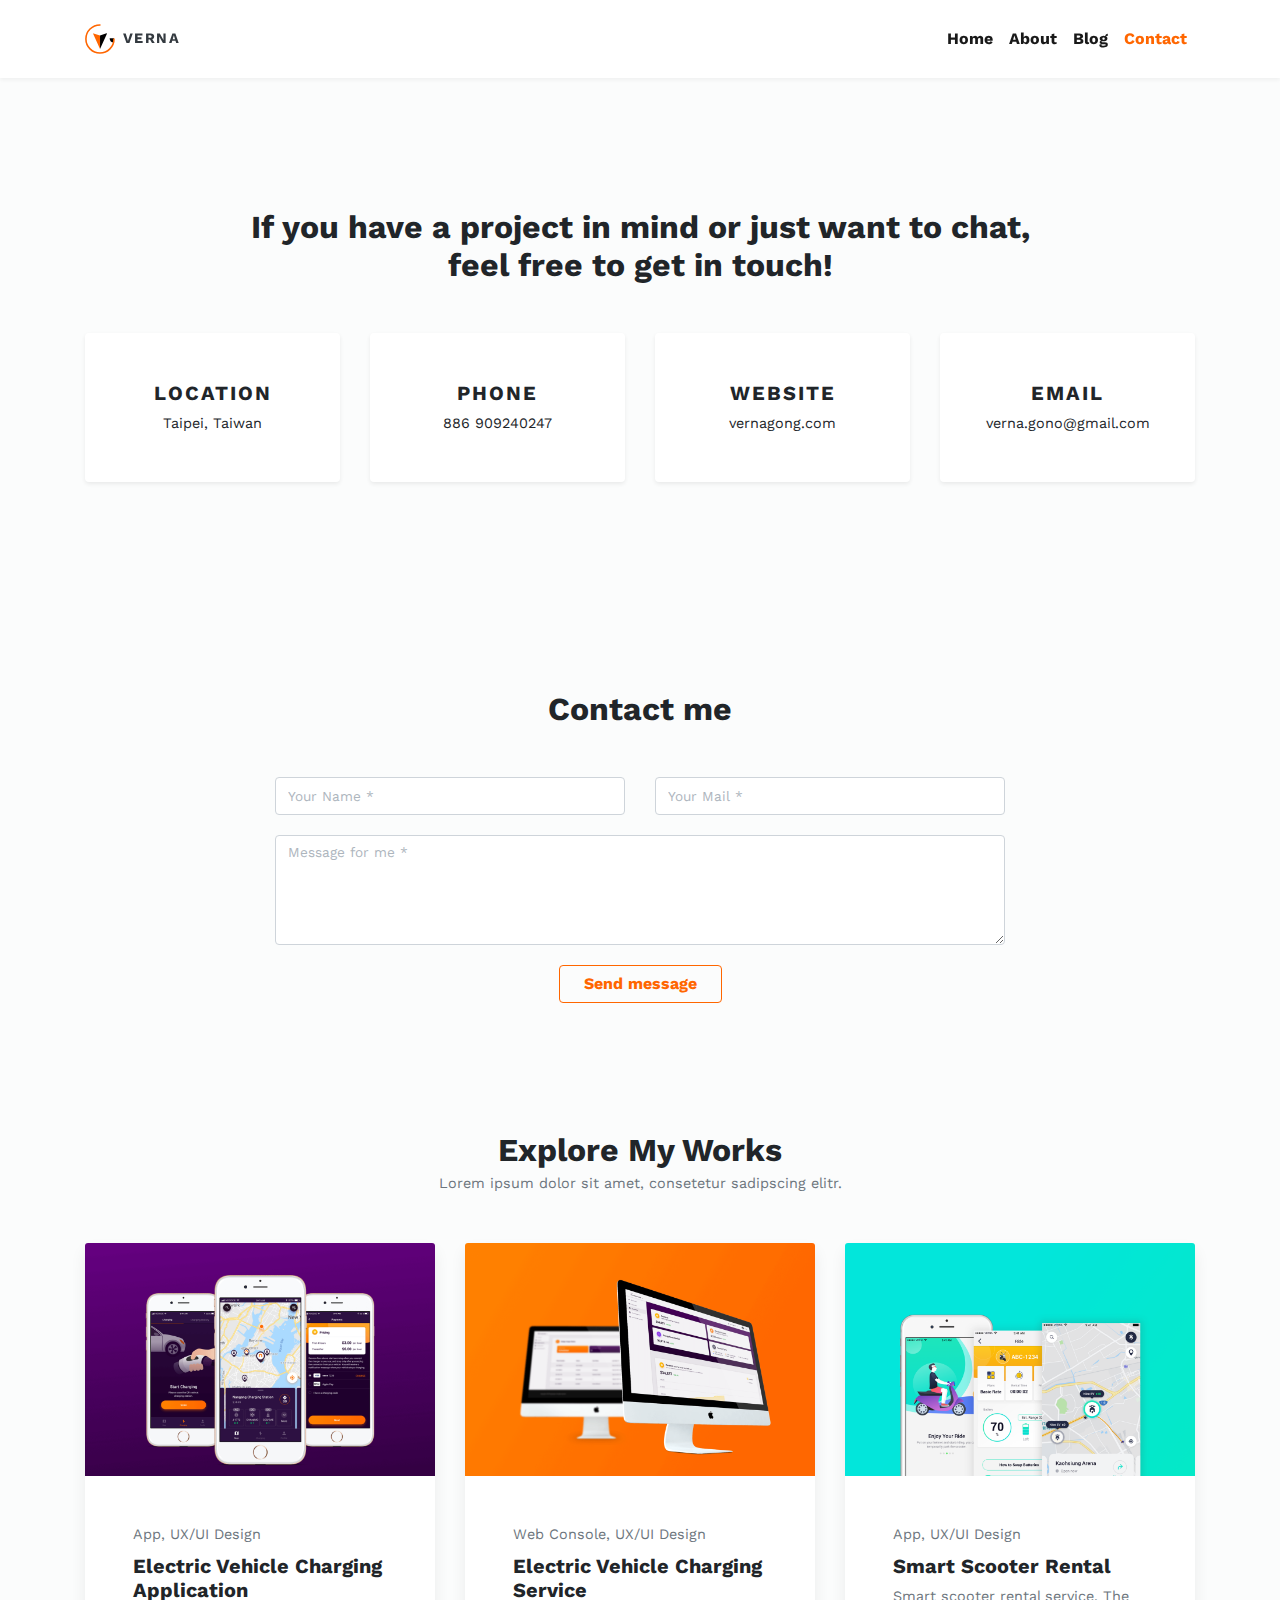
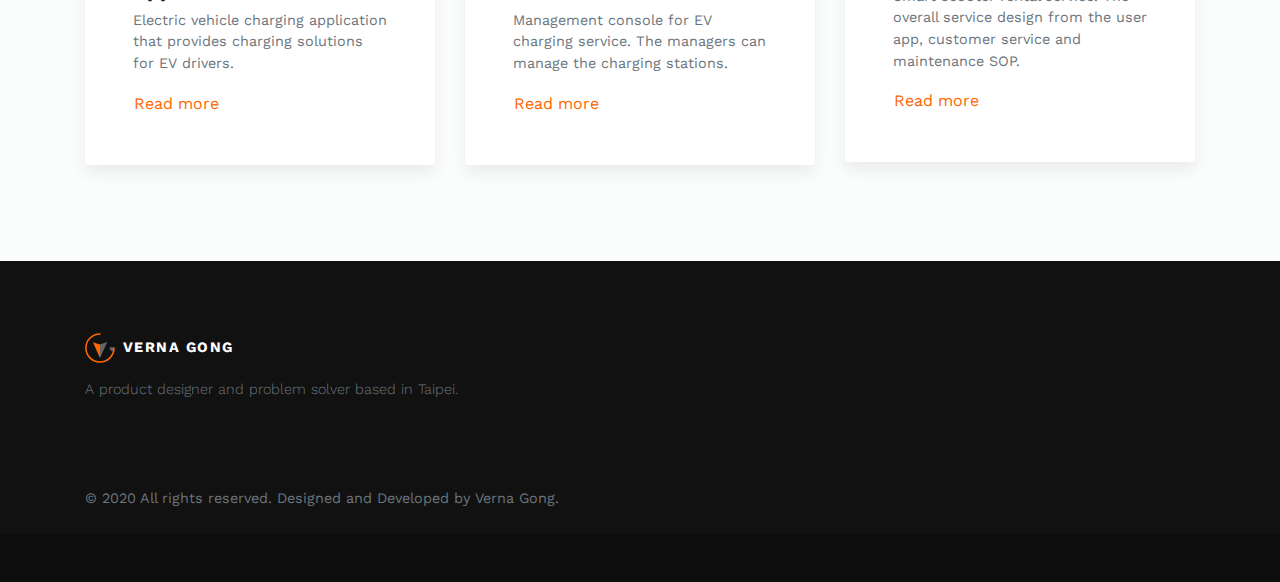
<file: Contact.html>
<!DOCTYPE html>
<html>
  <head>
   <script async src="https://www.googletagmanager.com/gtag/js?id=UA-180262922-1"></script>
    <script>
  window.dataLayer = window.dataLayer || [];
  function gtag(){dataLayer.push(arguments);}
  gtag('js', new Date());

  gtag('config', 'UA-180262922-1');
    </script>
    <meta charset="utf-8">
    <meta http-equiv="X-UA-Compatible" content="IE=edge">
    <title>Verna | Personal Website</title>
    <meta name="description" content="">
    <meta name="viewport" content="width=device-width, initial-scale=1">
    <meta name="robots" content="all,follow">
    <!-- Bootstrap CSS-->
    <link rel="stylesheet" href="vendor/bootstrap/css/bootstrap.min.css">
    <!-- Google fonts-->
    <link rel="stylesheet" href="https://fonts.googleapis.com/css?family=Work+Sans:300,400,700&amp;display=swap">
    <!-- Owl carousel2-->
    <link rel="stylesheet" href="vendor/owl.carousel2/assets/owl.carousel.min.css">
    <link rel="stylesheet" href="vendor/owl.carousel2/assets/owl.theme.default.min.css">
    <!-- Bootstrap Select-->
    <link rel="stylesheet" href="vendor/bootstrap-select/css/bootstrap-select.min.css">
    <!-- Lightbox-->
    <link rel="stylesheet" href="vendor/lightbox2/css/lightbox.min.css">
    <!-- theme stylesheet-->
    <link rel="stylesheet" href="css/style.default.css" id="theme-stylesheet">
    <!-- Custom stylesheet - for your changes-->
    <link rel="stylesheet" href="css/custom.css">
    <!-- Favicon-->
    <link rel="shortcut icon" href="img/favicon.png">
    <!-- Tweaks for older IEs--><!--[if lt IE 9]>
        <script src="https://oss.maxcdn.com/html5shiv/3.7.3/html5shiv.min.js"></script>
        <script src="https://oss.maxcdn.com/respond/1.4.2/respond.min.js"></script><![endif]-->
  </head>
  <body>
    <!-- navbar-->
    <header class="header">
      <nav class="navbar navbar-expand-lg navbar-light bg-white py-3 py-lg-2">
        <div class="container"><a class="navbar-brand py-3 d-flex align-items-center" href="index.html"><img src="img/logo.svg" alt="" width="30"><span class="text-uppercase text-small font-weight-bold text-dark ml-2 mb-0">Verna</span></a>
          <button class="navbar-toggler navbar-toggler-right" type="button" data-toggle="collapse" data-target="#navbarSupportedContent" aria-controls="navbarSupportedContent" aria-expanded="false" aria-label="Toggle navigation"><span class="navbar-toggler-icon"></span></button>
          <div class="collapse navbar-collapse" id="navbarSupportedContent">
            <ul class="navbar-nav ml-auto">
              <li class="nav-item">
                    <!-- Navbar link--><a class="nav-link" href="index.html">Home</a>
              </li>
              <li class="nav-item">
                    <!-- Navbar link--><a class="nav-link" href="About.html">About</a>
              </li>
              <li class="nav-item">
                    <!-- Navbar link--><a class="nav-link" href="https://medium.com/@vernagong" target="_blank">Blog</a>
              </li>
              <li class="nav-item">
                    <!-- Navbar link--><a class="nav-link active" href="Contact.html">Contact</a>
              </li>
            </ul>
          </div>
        </div>
      </nav>
    </header>
    
    <!-- Contact Section -->
    <section class="py-5">
      <div class="container pt-6">
        <header class="text-center mb-5">
          <h2 class="mb-1">If you have a project in mind or just want to chat,<br>feel free to get in touch!</h2>
        </header>
        <div class="row">
          <div class="col-lg-3 col-md-6 mb-4 mb-lg-0">
            <div class="px-4 py-5 text-center contact-item shadow-sm"><i class="fas fa-map-marker-alt fa-2x mb-4"></i>
              <h4 class="contact-item-title h5 text-uppercase">Location</h4>
              <p class="text-small mb-0">Taipei, Taiwan</p>
            </div>
          </div>
          <div class="col-lg-3 col-md-6 mb-4 mb-lg-0">
            <div class="px-4 py-5 text-center contact-item shadow-sm"><i class="fas fa-mobile fa-2x mb-4"></i>
              <h4 class="contact-item-title h5 text-uppercase">Phone</h4>
              <p class="text-small mb-0">886 909240247</p>
            </div>
          </div>
          <div class="col-lg-3 col-md-6 mb-4 mb-lg-0"><a class="px-4 py-5 text-center contact-item shadow-sm d-block reset-anchor" href="http://vernagong.com/"><i class="fas fa-globe-americas fa-2x mb-4"></i>
              <h4 class="contact-item-title h5 text-uppercase">Website</h4>
              <p class="text-small mb-0">vernagong.com</p></a></div>
          <div class="col-lg-3 col-md-6 mb-4 mb-lg-0"><a class="px-4 py-5 text-center contact-item shadow-sm d-block reset-anchor" href="mailto:verna.gono@gmail.com"><i class="fas fa-envelope fa-2x mb-4"></i>
              <h4 class="contact-item-title h5 text-uppercase">Email</h4>
              <p class="text-small mb-0">verna.gono@gmail.com</p></a></div>
        </div>
      </div>
    </section>
    
   <!-- Contact-->
    <section id="contact" class="contact-section contact pt-6">
      <div class="container pb-5">
        <header class="text-center mb-5">
          <h2>Contact me</h2>
        </header>
        <div class="row">
          <div class="col-lg-8 mx-auto">
            <form id="contact-form" accept-charset="utf-8" action="https://formspree.io/verna.gono@gmail.com" method="post" action="">
             <fieldset id="fs-frm-inputs">
              <div class="messages"></div>
              <div class="controls">
                <div class="row">
                  <div class="col-md-6">
                    <input type="text" name="Name" placeholder="Your Name *" required="required" class="form-control">
                  </div>
                  <div class="col-md-6">
                    <input type="text" name="Mail" placeholder="Your Mail *" required="required" class="form-control">
                  </div>
                  <div class="col-md-12">
                    <textarea name="message" placeholder="Message for me *" rows="4" required="required" class="form-control"></textarea>
                  </div>
                  <div class="col-md-12 text-center">
                    <button type="submit" class="btn btn-outline-primary">Send message</button>
                  </div>
                </div>
              </div>
             </fieldset>
            </form>
          </div>
        </div>
      </div>
    </section>

    <!-- Related items-->
    <section class="pb-5 pt-7">
      <div class="container pb-5">
        <header class="text-center mb-5">
          <h2 class="mb-1">Explore My Works</h2>
          <p class="text-muted text-small">Lorem ipsum dolor sit amet, consetetur sadipscing elitr.</p>
        </header>
        <div class="row">
          <div class="col-lg-4 mb-4 mb-lg-0">
                <div class="card border-0 shadow hover-transition"><a href="#"><img class="card-img-top img-fluid" src="img/project_evApp.png" alt="..."></a>
                  <div class="card-body p-5">
                    <p class="text-small text-muted mb-2">App, UX/UI Design</p>
                    <h3 class="h5"><a class="stretched-link reset-anchor" href="#">Electric Vehicle Charging Application</a></h3>
                    <p class="text-small text-muted">Electric vehicle charging application that provides charging solutions for EV drivers.</p><a class="btn btn-link p-0" href="#">Read more</a>
                  </div>
                </div>
          </div>
          
          <div class="col-lg-4">
                <div class="card border-0 shadow hover-transition"><a href="#"><img class="card-img-top img-fluid" src="img/project_evConsole.png" alt="..."></a>
                  <div class="card-body p-5">
                    <p class="text-small text-muted mb-2">Web Console, UX/UI Design</p>
                    <h3 class="h5"><a class="stretched-link reset-anchor" href="#">Electric Vehicle Charging Service</a></h3>
                    <p class="text-small text-muted">Management console for EV charging service. The managers can manage the charging stations.</p><a class="btn btn-link p-0" href="#">Read more</a>
                  </div>
                </div>
          </div>
          
          <div class="col-lg-4 mb-4 mb-lg-0">
                <div class="card border-0 shadow hover-transition"><a href="#"><img class="card-img-top img-fluid" src="img/project_scooter%20sharing.png" alt="..."></a>
                  <div class="card-body p-5">
                    <p class="text-small text-muted mb-2">App, UX/UI Design</p>
                    <h3 class="h5"><a class="stretched-link reset-anchor" href="#">Smart Scooter Rental</a></h3>
                    <p class="text-small text-muted">Smart scooter rental service. The overall service design from the user app, customer service and maintenance SOP.</p><a class="btn btn-link p-0" href="#">Read more</a>
                  </div>
                </div>
          </div>
          
        </div>
      </div>
    </section>

   <!-- Footer -->
    <footer style="background: #111;">
      <div class="container py-4">
        <div class="row py-5">
          <div class="col-md-12 col-sm-12 mb-3 mb-md-0">
              <div class="d-flex align-items-center mb-3"><a class="reset-anchor" href="http://vernagong.com/"><img src="img/logo-footer.svg" alt="" width="30"><span class="text-uppercase text-small font-weight-bold text-white ml-2">Verna Gong</span></a></div>
            <p class="text-muted text-small font-weight-light mb-3">A product designer and problem solver based in Taipei.</p>
            <ul class="list-inline mb-0 text-white">
              <li class="list-inline-item"><a class="reset-anchor text-small" href="https://medium.com/@vernagong" target="_blank"><i class="fab fa-medium-m"></i></a></li>
              <li class="list-inline-item"><a class="reset-anchor text-small" href="https://www.linkedin.com/in/verna-gong/" target="_blank"><i class="fab fa-linkedin"></i></a></li>
              <li class="list-inline-item"><a class="reset-anchor text-small" href="https://www.behance.net/vernagonob1aa" target="_blank"><i class="fab fa-behance"></i></a></li>
            </ul>
          </div>
        </div>
        <p class="mb-0 text-muted mb-0 text-small">&copy; 2020 All rights reserved. Designed and Developed by Verna Gong.</p>
      </div>
      <div class="copyrights py-4" style="background: #0e0e0e">
        <div class="container">
          <div class="row text-center">
            <div class="col-md-12 text-lg-left mb-2 mb-md-0">
            </div>
          </div>
        </div>
      </div>
    </footer>
    
    <!-- JavaScript files-->
    <script src="vendor/jquery/jquery.min.js"></script>
    <script src="vendor/bootstrap/js/bootstrap.bundle.min.js"></script>
    <script src="vendor/owl.carousel2/owl.carousel.min.js"></script>
    <script src="vendor/owl.carousel2.thumbs/owl.carousel2.thumbs.min.js"></script>
    <script src="vendor/bootstrap-select/js/bootstrap-select.min.js"></script>
    <script src="vendor/lightbox2/js/lightbox.min.js"></script>
    <script src="js/bootstrap-filestyle.min.js"></script>
    <script src="js/front.js"></script>
    <script>
      // ------------------------------------------------------- //
      //   Inject SVG Sprite - 
      //   see more here 
      //   https://css-tricks.com/ajaxing-svg-sprite/
      // ------------------------------------------------------ //
      function injectSvgSprite(path) {
      
          var ajax = new XMLHttpRequest();
          ajax.open("GET", path, true);
          ajax.send();
          ajax.onload = function(e) {
          var div = document.createElement("div");
          div.className = 'd-none';
          div.innerHTML = ajax.responseText;
          document.body.insertBefore(div, document.body.childNodes[0]);
          }
      }
      // this is set to BootstrapTemple website as you cannot 
      // inject local SVG sprite (using only 'icons/orion-svg-sprite.svg' path)
      // while using file:// protocol
      // pls don't forget to change to your domain :)
      injectSvgSprite('https://bootstraptemple.com/files/icons/orion-svg-sprite.svg'); 
      
    </script>
    <!-- FontAwesome CSS - loading as last, so it doesn't block rendering-->
    <link rel="stylesheet" href="https://use.fontawesome.com/releases/v5.7.1/css/all.css" integrity="sha384-fnmOCqbTlWIlj8LyTjo7mOUStjsKC4pOpQbqyi7RrhN7udi9RwhKkMHpvLbHG9Sr" crossorigin="anonymous">
  </body>
</html>
</file>
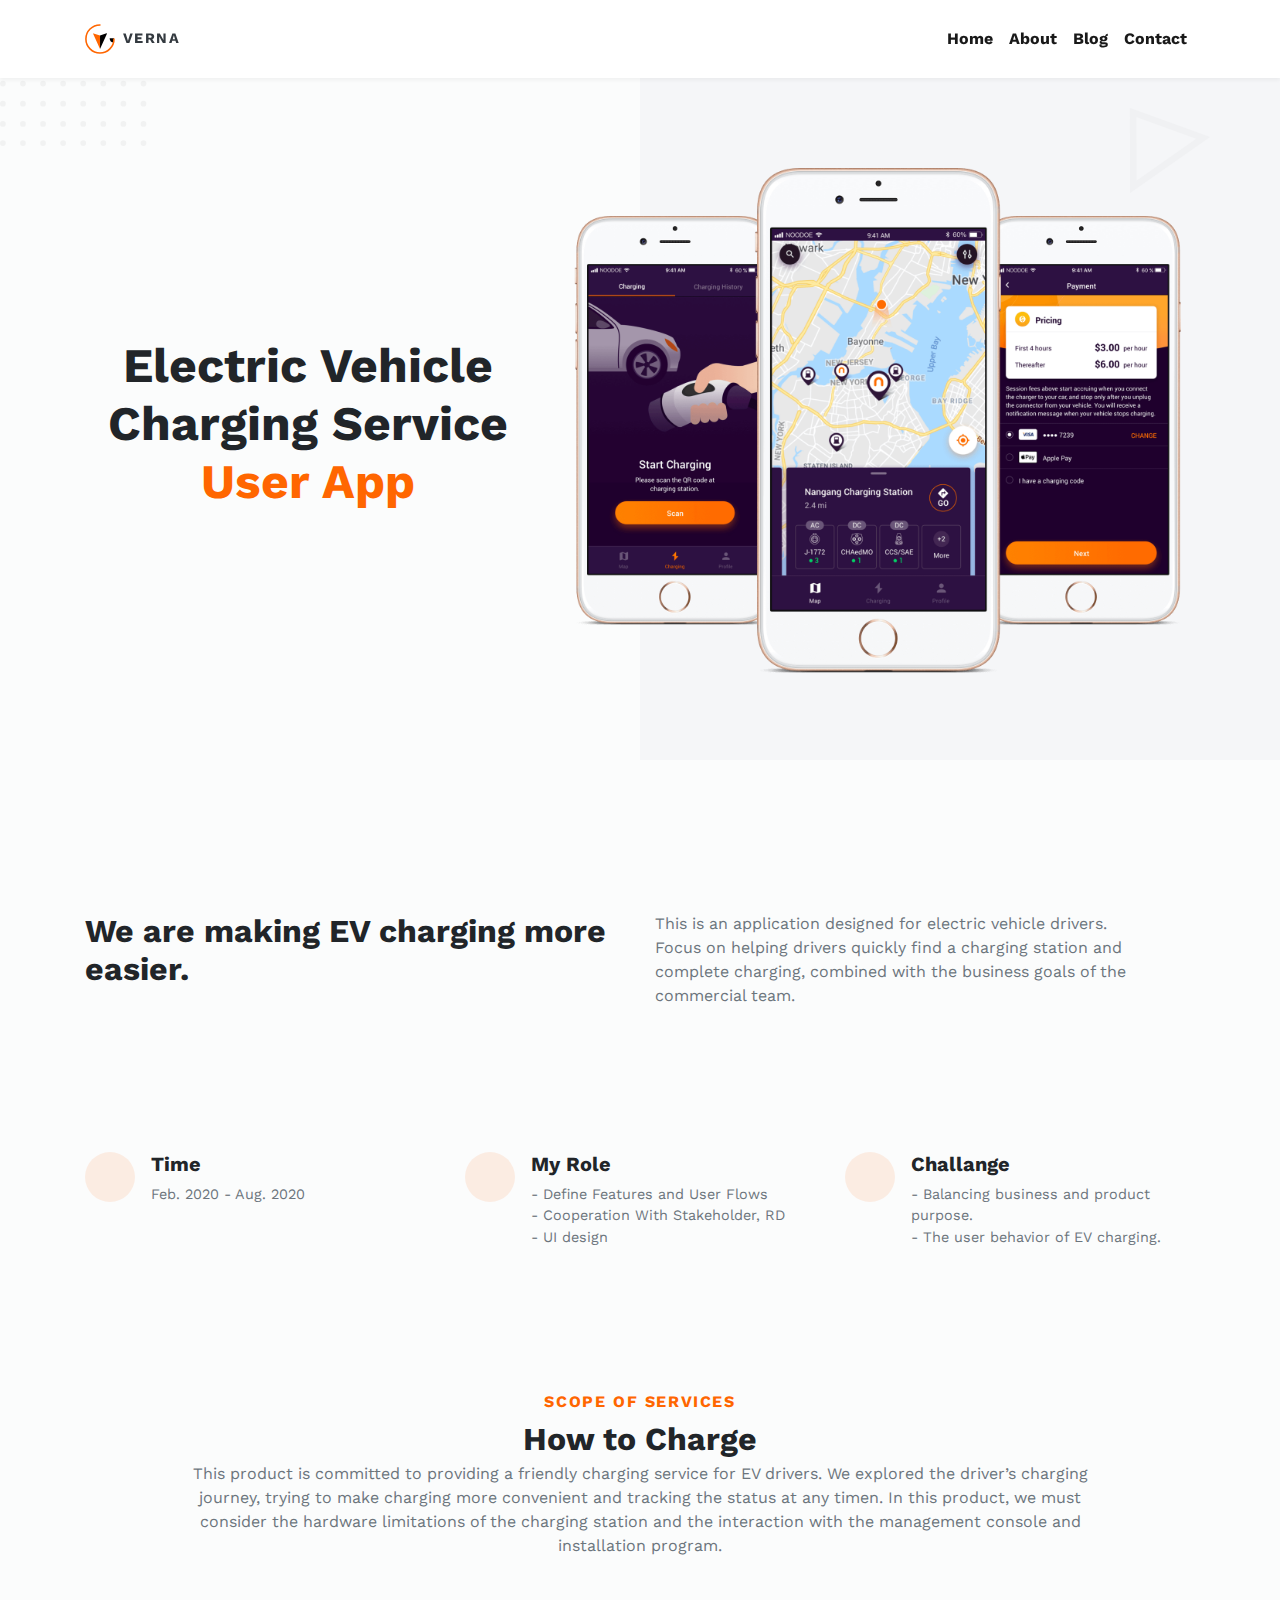
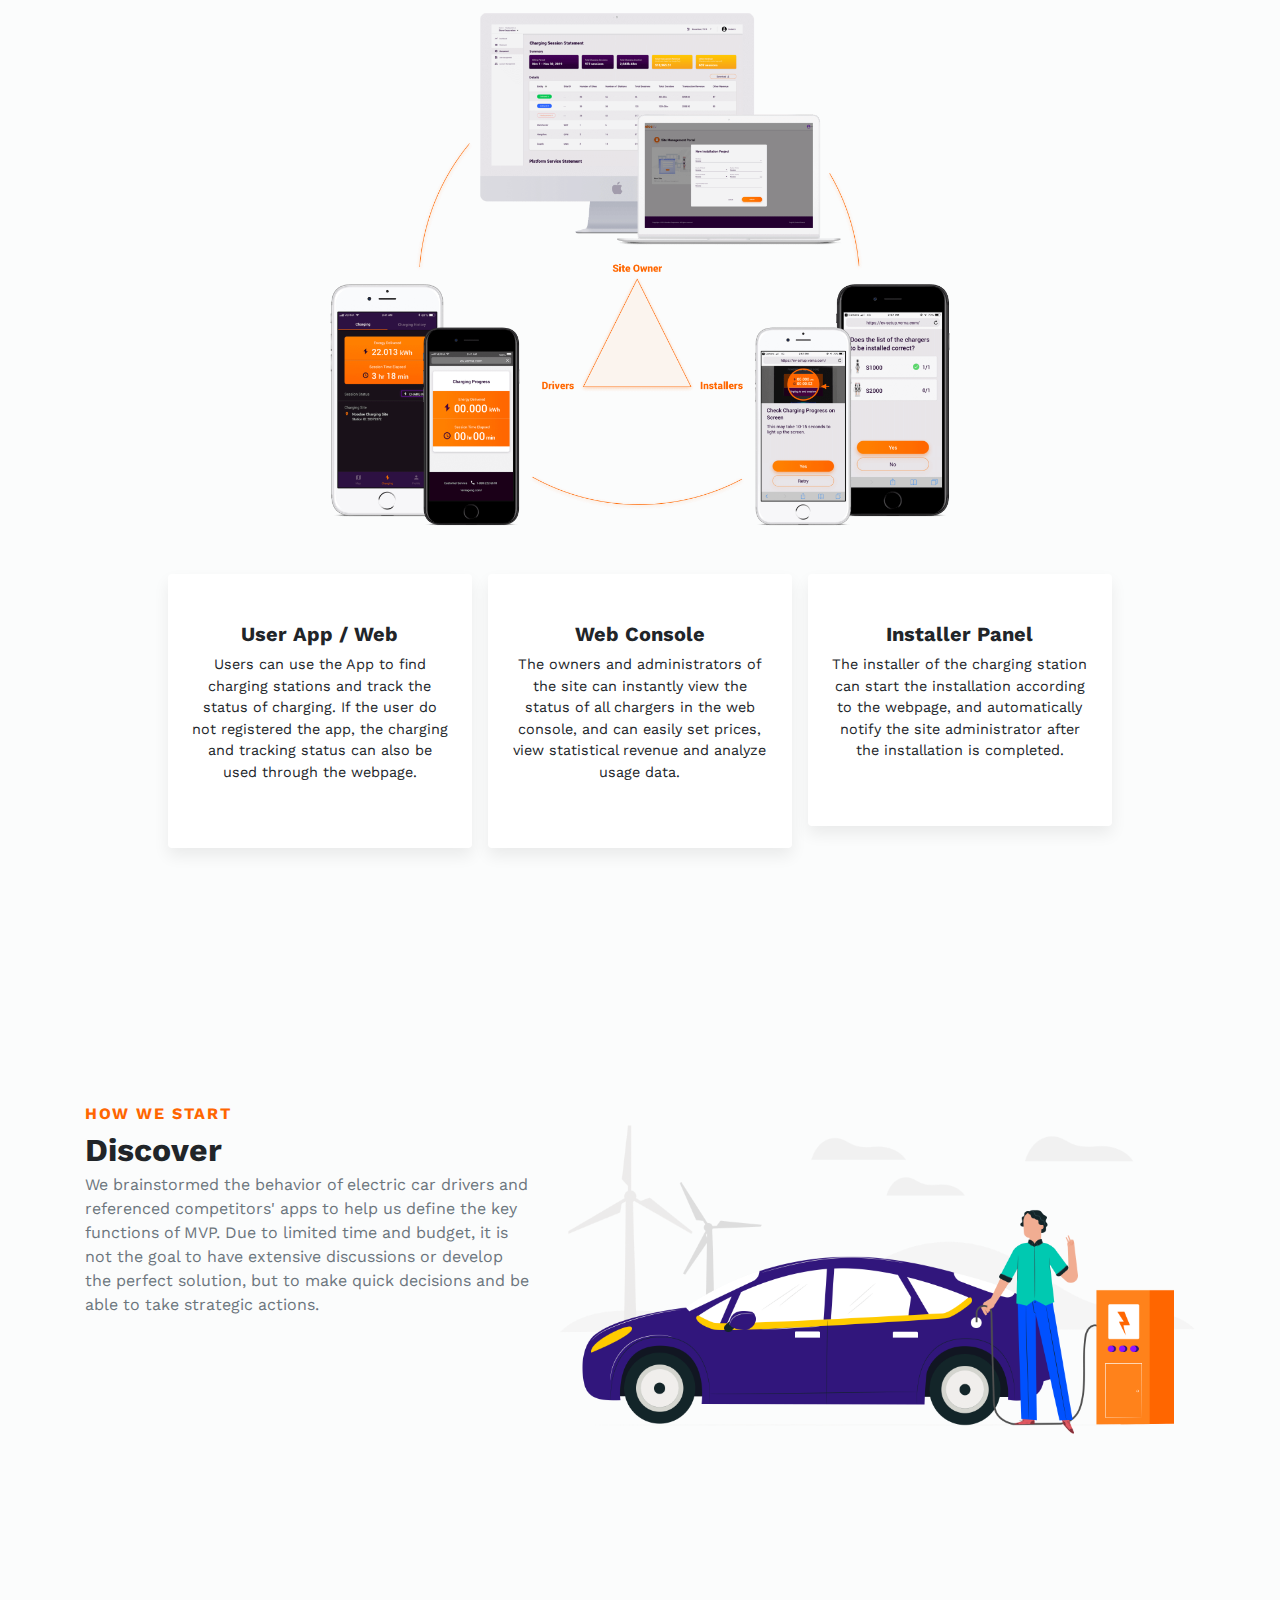
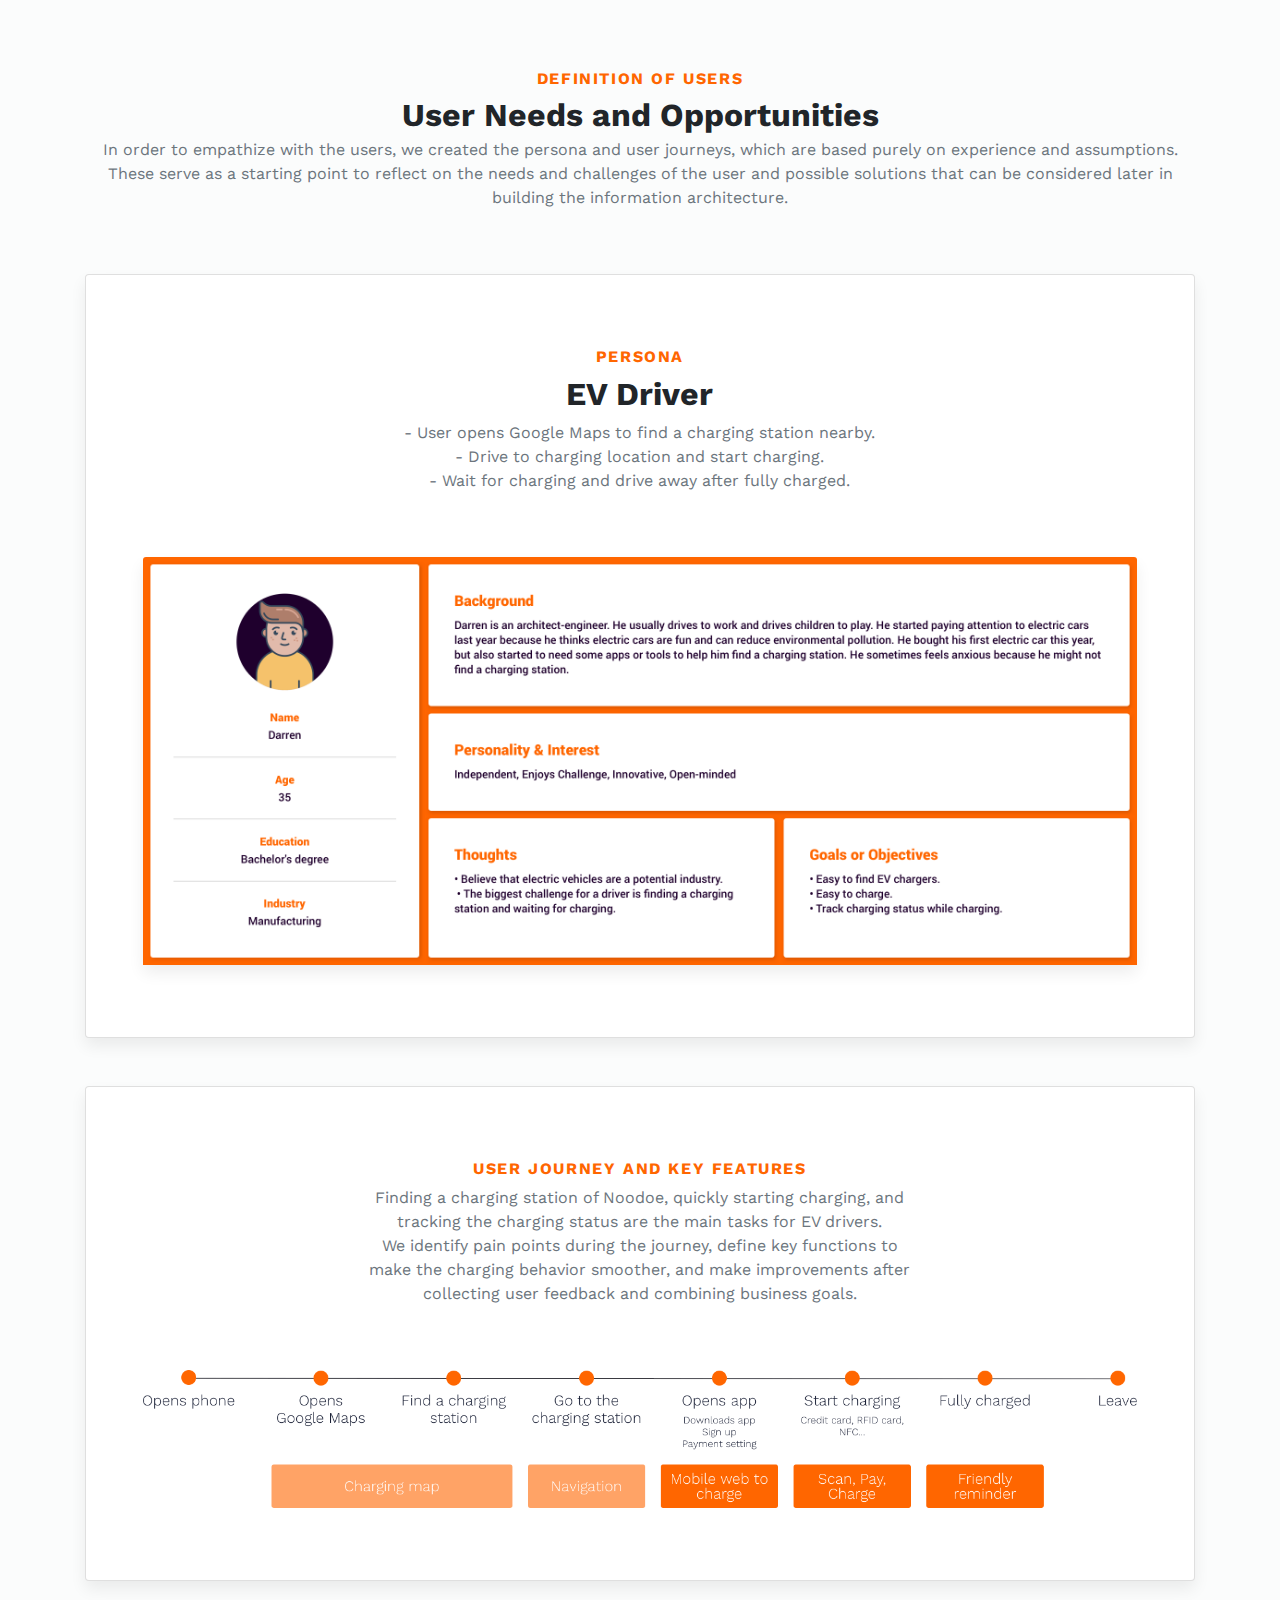
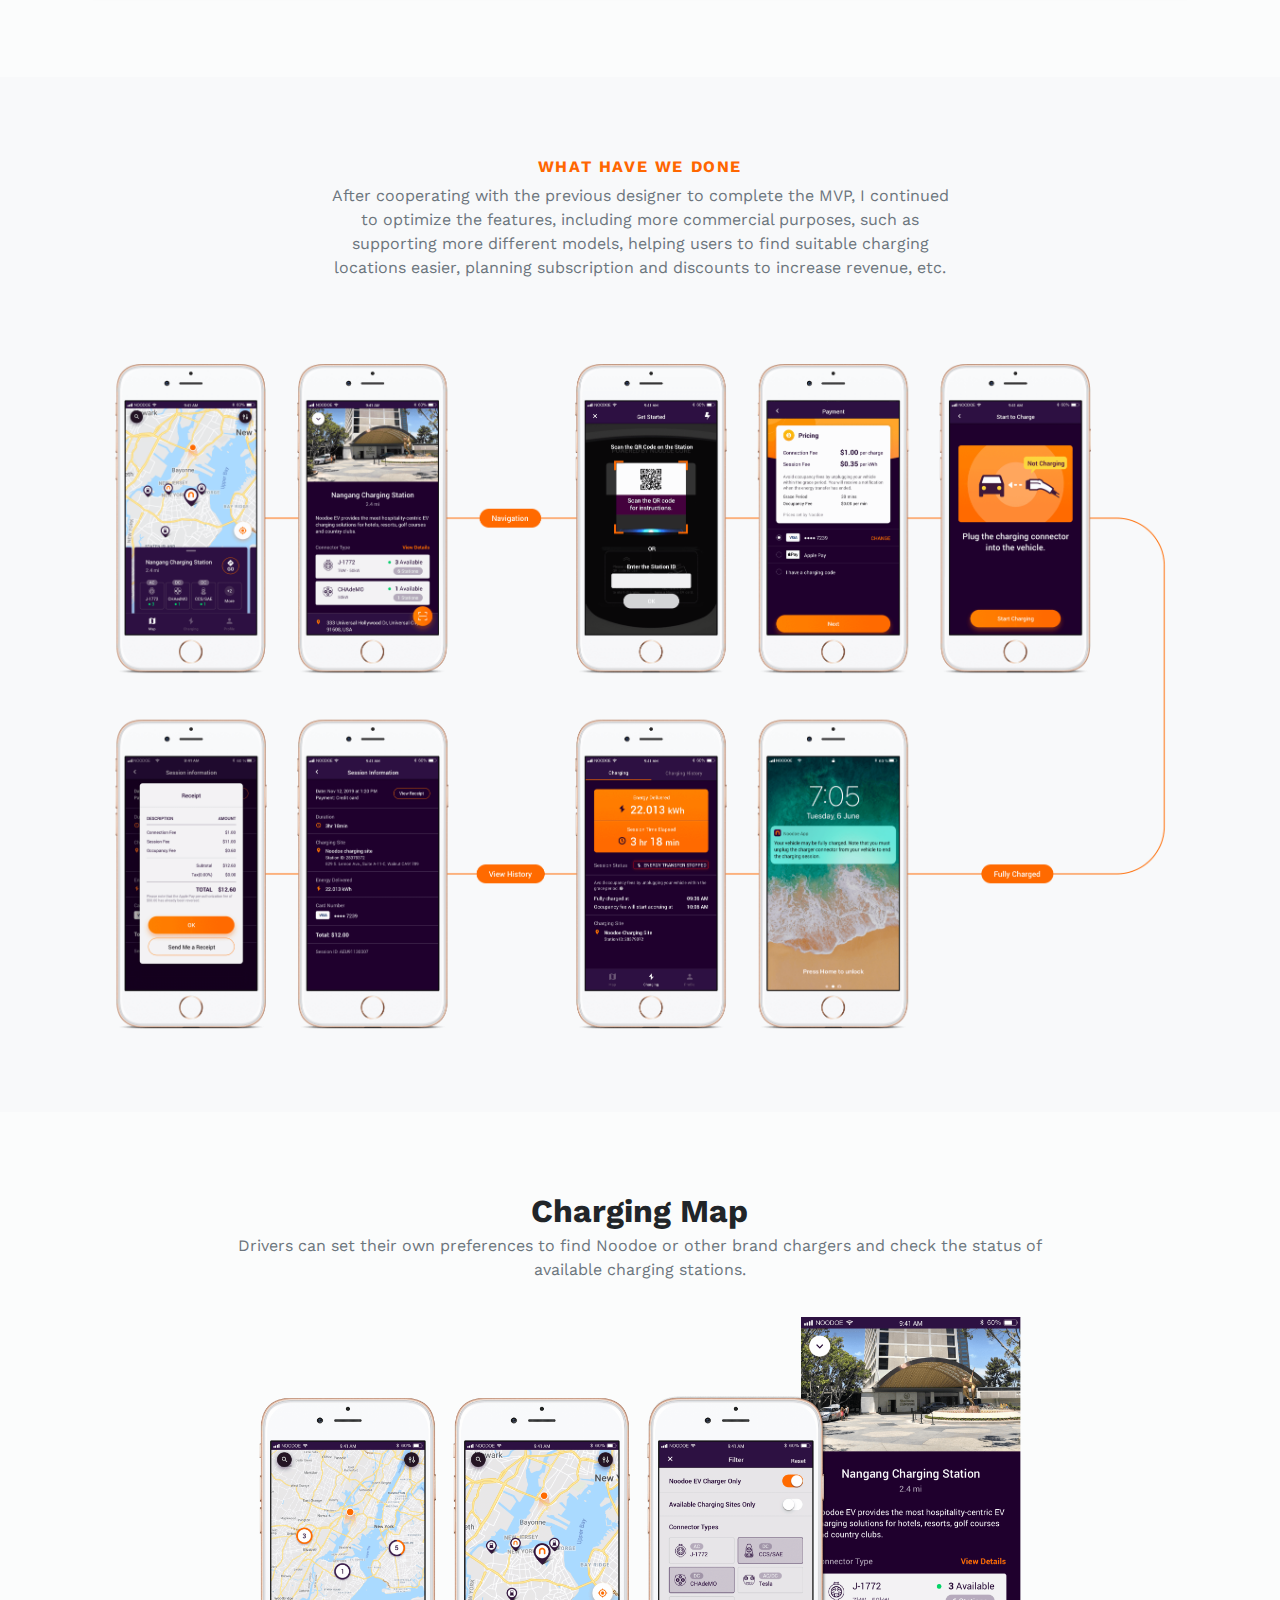
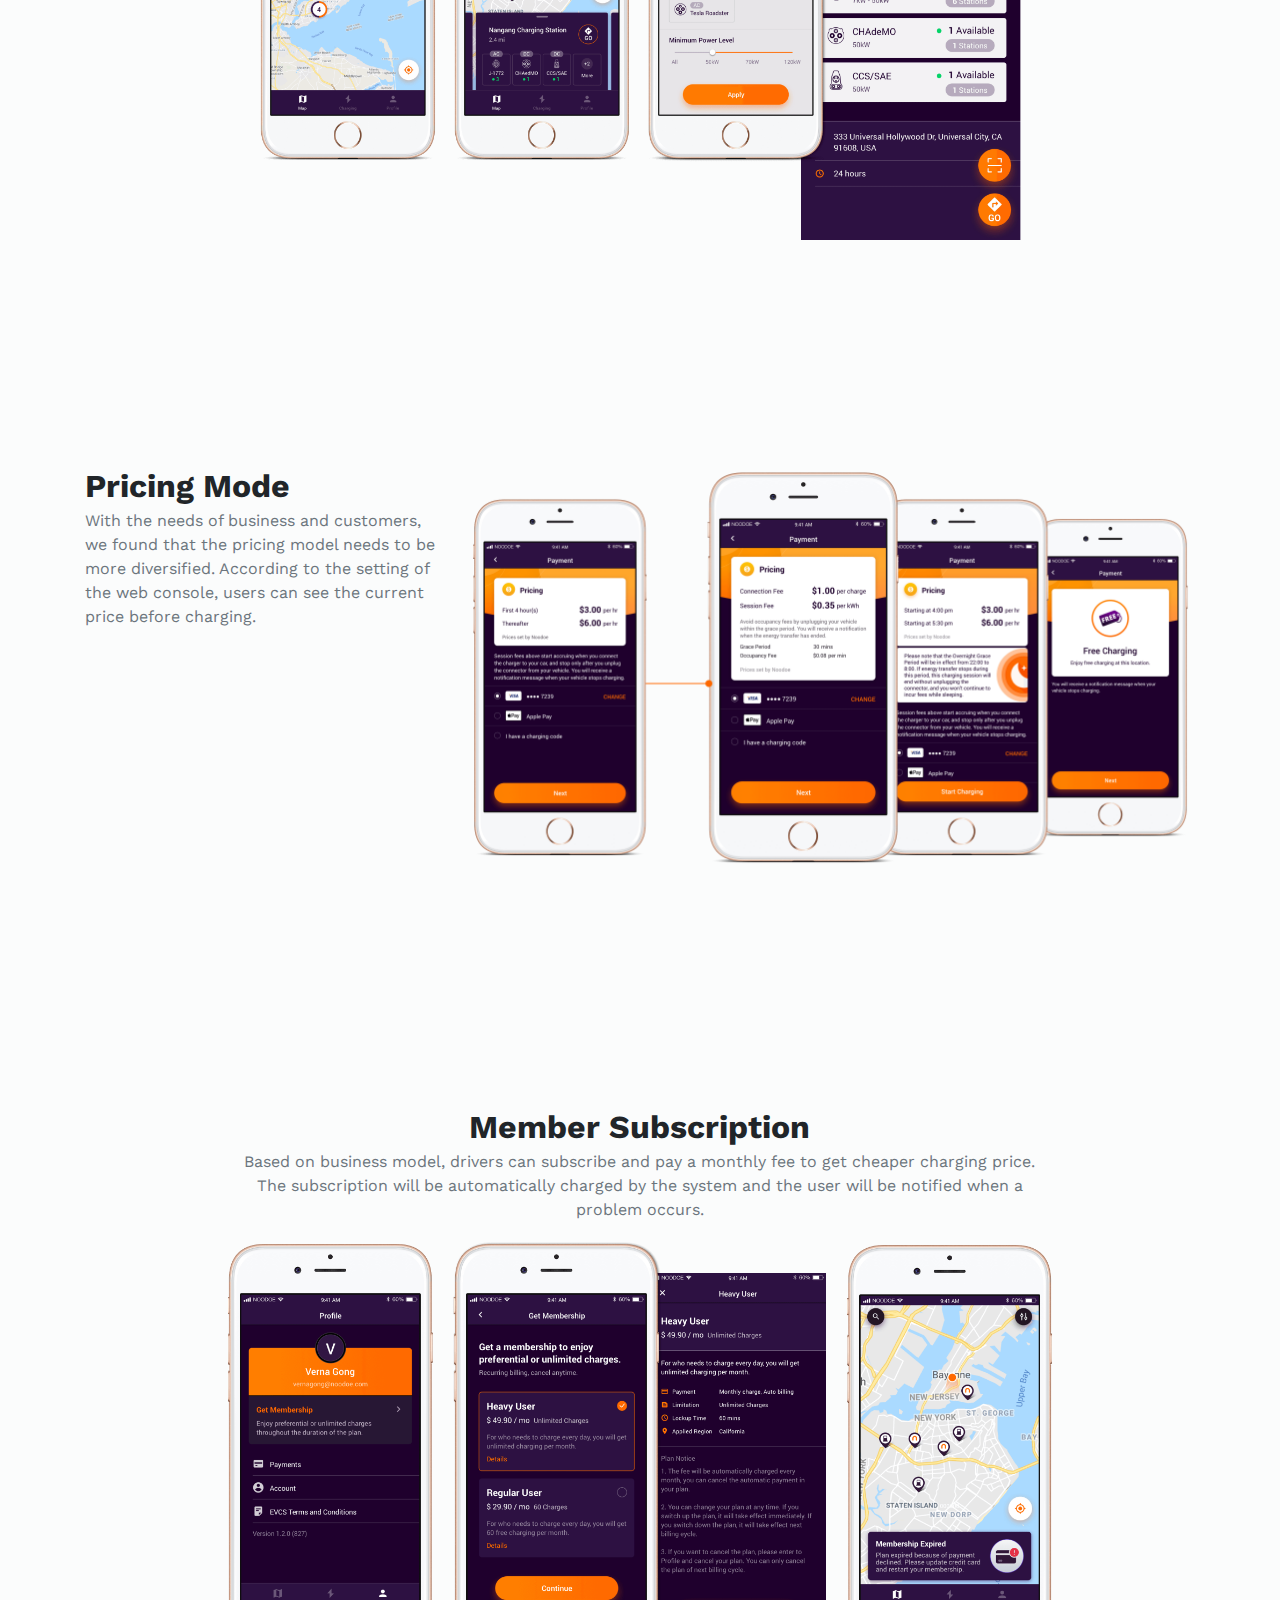
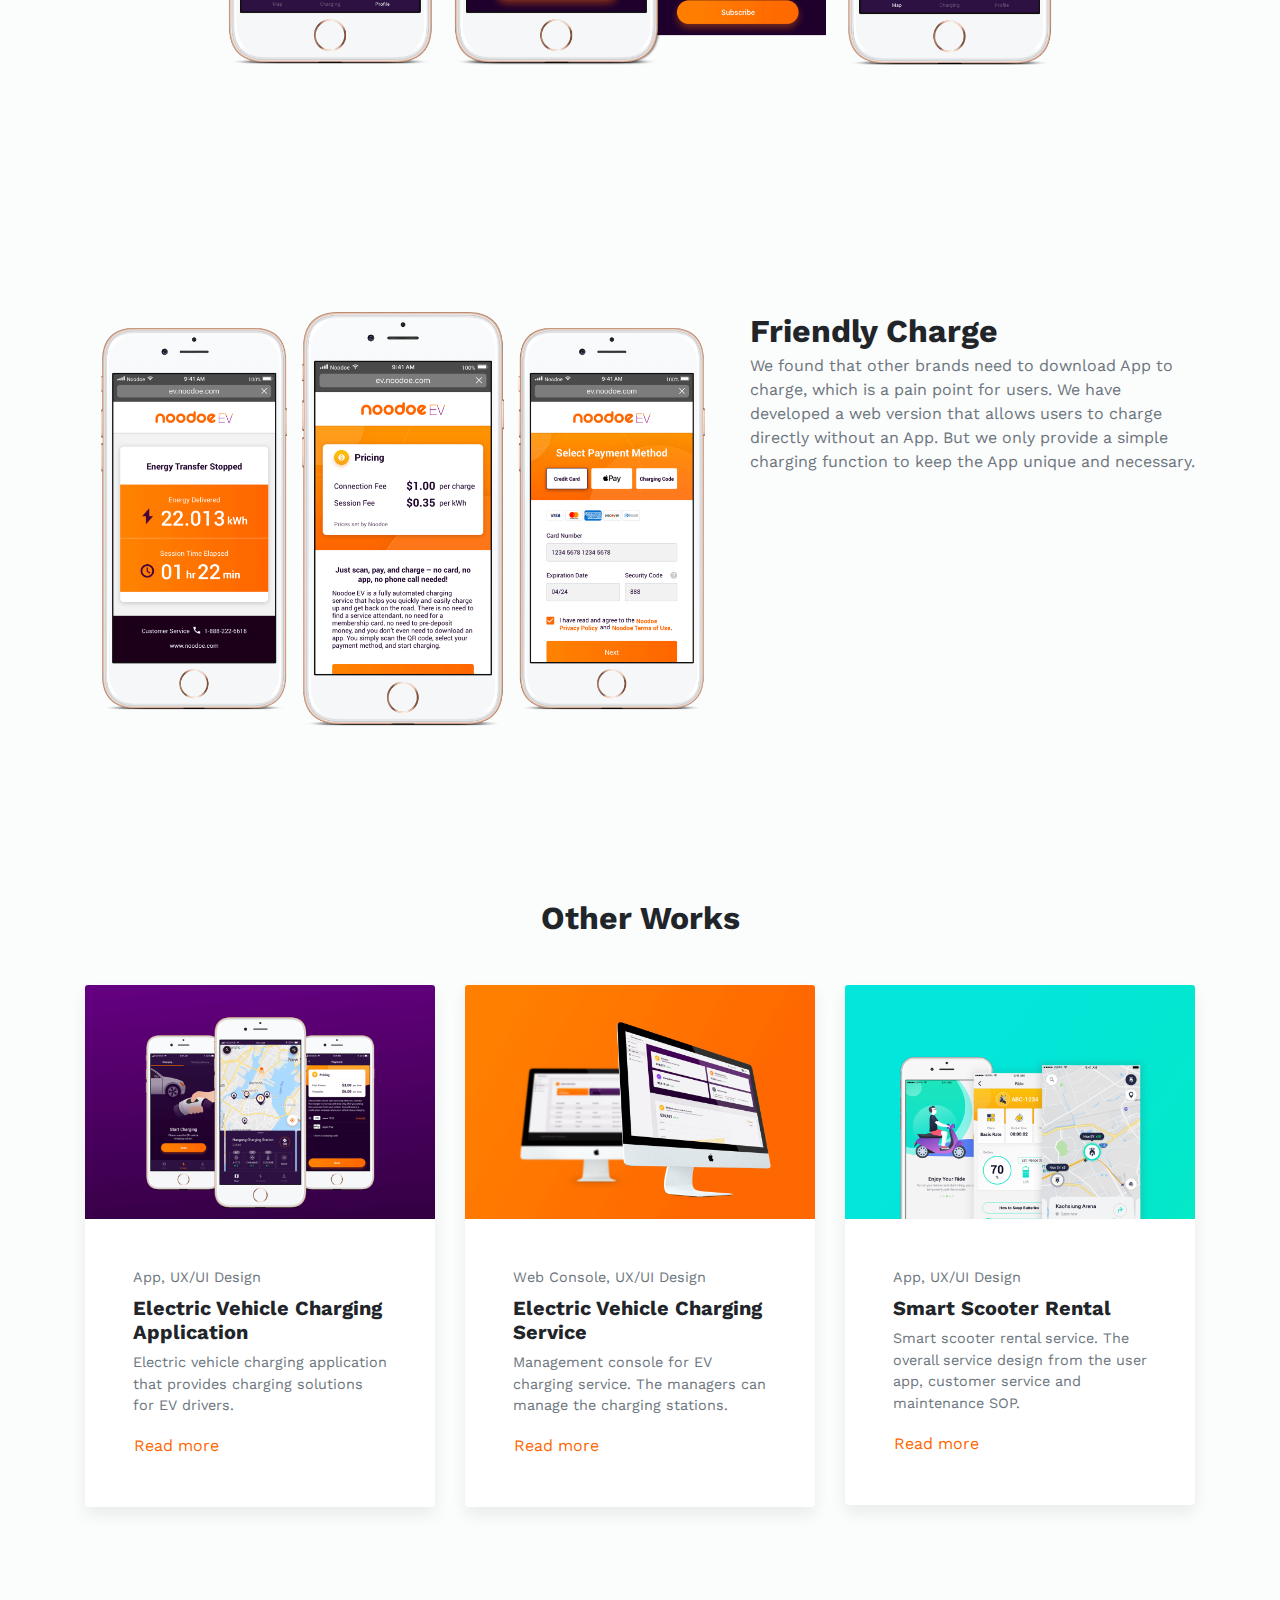
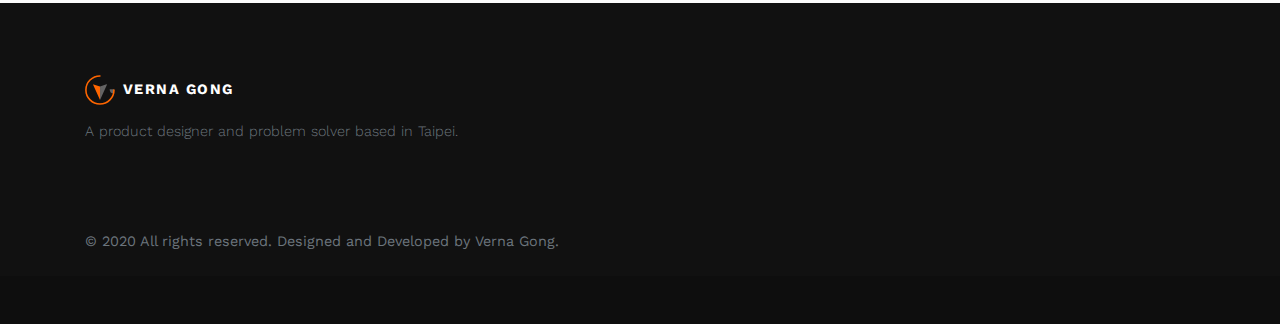
<file: EV-app.html>
<!DOCTYPE html>
<html>
  <head>
    <meta charset="utf-8">
    <meta http-equiv="X-UA-Compatible" content="IE=edge">
    <title>Verna | Personal Website</title>
    <meta name="description" content="">
    <meta name="viewport" content="width=device-width, initial-scale=1">
    <meta name="robots" content="all,follow">
    <!-- Bootstrap CSS-->
    <link rel="stylesheet" href="vendor/bootstrap/css/bootstrap.min.css">
    <!-- Google fonts-->
    <link rel="stylesheet" href="https://fonts.googleapis.com/css?family=Work+Sans:300,400,700&amp;display=swap">
    <!-- Owl carousel2-->
    <link rel="stylesheet" href="vendor/owl.carousel2/assets/owl.carousel.min.css">
    <link rel="stylesheet" href="vendor/owl.carousel2/assets/owl.theme.default.min.css">
    <!-- Bootstrap Select-->
    <link rel="stylesheet" href="vendor/bootstrap-select/css/bootstrap-select.min.css">
    <!-- Lightbox-->
    <link rel="stylesheet" href="vendor/lightbox2/css/lightbox.min.css">
    <!-- theme stylesheet-->
    <link rel="stylesheet" href="css/style.default.css" id="theme-stylesheet">
    <!-- Custom stylesheet - for your changes-->
    <link rel="stylesheet" href="css/custom.css">
    <!-- Favicon-->
    <link rel="shortcut icon" href="img/favicon.png">
    <!-- Tweaks for older IEs--><!--[if lt IE 9]>
        <script src="https://oss.maxcdn.com/html5shiv/3.7.3/html5shiv.min.js"></script>
        <script src="https://oss.maxcdn.com/respond/1.4.2/respond.min.js"></script><![endif]-->
  </head>
  <body>
    <!-- navbar-->
    <header class="header">
      <nav class="navbar navbar-expand-lg navbar-light bg-white py-3 py-lg-2">
        <div class="container"><a class="navbar-brand py-3 d-flex align-items-center" href="index.html"><img src="img/logo.svg" alt="" width="30"><span class="text-uppercase text-small font-weight-bold text-dark ml-2 mb-0">Verna</span></a>
          <button class="navbar-toggler navbar-toggler-right" type="button" data-toggle="collapse" data-target="#navbarSupportedContent" aria-controls="navbarSupportedContent" aria-expanded="false" aria-label="Toggle navigation"><span class="navbar-toggler-icon"></span></button>
          <div class="collapse navbar-collapse" id="navbarSupportedContent">
            <ul class="navbar-nav ml-auto">
              <li class="nav-item">
                    <!-- Navbar link--><a class="nav-link" href="index.html">Home</a>
              </li>
              <li class="nav-item">
                    <!-- Navbar link--><a class="nav-link" href="About.html">About</a>
              </li>
              <li class="nav-item">
                    <!-- Navbar link--><a class="nav-link" href="https://medium.com/@vernagong" target="_blank">Blog</a>
              </li>
              <li class="nav-item">
                    <!-- Navbar link--><a class="nav-link" href="Contact.html">Contact</a>
              </li>
            </ul>
          </div>
        </div>
      </nav>
    </header>

    <!-- Hero section-->
    <section class="hero-home py-5">
      <div class="container pt-8">
          <div class="row text-center align-items-center">
          <div class="col-md-5">
            <h1 class="mb-3">Electric Vehicle Charging Service <span class="text-primary">User App</span></h1>
          </div>
          <div class="col-md-7">
            <div class=""><img class="img-fluid" src="img/preview_EVapp.png" alt=""></div>
          </div>
        </div>
      </div>
    </section>
    
    <!-- About project -->
    <section class="py-5">
      <div class="container pt-8">
        <div class="row">
          <div class="col-lg-6">
            <h2>We are making EV charging more easier.</h2>
          </div>
          <div class="col-lg-6"> 
            <p class="text-muted">This is an application designed for electric vehicle drivers. <br> Focus on helping drivers quickly find a charging station and complete charging, combined with the business goals of the commercial team.</p>
          </div>
        </div>
      </div>
    </section>
    <section class="pb-5">
      <div class="container pt-7">
        <div class="row">
          <div class="col-lg-4 mb-3 mb-lg-0">
            <div class="media">
              <div class="icon-block rounded-circle"><i class="fas fa-check"></i></div>
              <div class="media-body ml-3">
                <h5>Time</h5>
                <p class="text-small text-muted">Feb. 2020 - Aug. 2020</p>
              </div>
            </div>
          </div>
          <div class="col-lg-4 mb-3 mb-lg-0">
            <div class="media">
              <div class="icon-block rounded-circle"><i class="fas fa-check"></i></div>
              <div class="media-body ml-3">
                <h5>My Role</h5>
                <p class="text-small text-muted">- Define Features and User Flows<br>- Cooperation With Stakeholder, RD<br>- UI design</p>
              </div>
            </div>
          </div>
          <div class="col-lg-4 mb-3 mb-lg-0">
            <div class="media">
              <div class="icon-block rounded-circle"><i class="fas fa-check"></i></div>
              <div class="media-body ml-3">
                <h5>Challange</h5>
                <p class="text-small text-muted">- Balancing business and product purpose.<br>- The user behavior of EV charging.</p>
              </div>
            </div>
          </div>
        </div>
      </div>
    </section>
    
    <!-- Scope -->
    <section class="pb-5 pt-7">
      <div class="container pb-5 col-lg-9">
        <header class="text-center mb-5">
          <p class="h6 text-primary text-uppercase"> Scope of Services </p>
          <h2 class="mb-1">How to Charge</h2>
          <p class="text-muted">This product is committed to providing a friendly charging service for EV drivers. We explored the driver’s charging journey, trying to make charging more convenient and tracking the status at any timen. In this product, we must consider the hardware limitations of the charging station and the interaction with the management console and installation program.</p>
        </header>
        <div class="row text-center">
         <div class="col-lg-12">
                <div class="border-0"><img class="card-img-top img-fluid" src="img/ev_scope.png" alt="..."><br><br>
                </div>
         </div>
          <div class="col-lg-4 px-lg-2">
            <div class="categories-item card border-0 shadow">
              <div class="card-body px-4 py-5">
                    <span style="font-size: 36px; color: #ff6600;">
                        <i class="fas fa-mobile-alt"></i>
                    </span>
                <h2 class="h5">User App / Web</h2>
                <p class="text-small">Users can use the App to find charging stations and track the status of charging. If the user do not registered the app, the charging and tracking status can also be used through the webpage.</p>
              </div>
            </div>
          </div>
          <div class="col-lg-4 px-lg-2">
            <div class="categories-item card border-0 shadow">
              <div class="card-body px-4 py-5">
                    <span style="font-size: 36px; color: #ff6600;">
                       <i class="far fa-chart-bar"></i>
                    </span>
                <h2 class="h5">Web Console</h2>
                <p class="text-small">The owners and administrators of the site can instantly view the status of all chargers in the web console, and can easily set prices, view statistical revenue and analyze usage data.</p>
              </div>
            </div>
          </div>
          <div class="col-lg-4 px-lg-2">
            <div class="categories-item card border-0 shadow">
              <div class="card-body px-4 py-5">
                    <span style="font-size: 36px; color: #ff6600;">
                       <i class="fas fa-hammer"></i>
                    </span>
                <h2 class="h5">Installer Panel</h2>
                <p class="text-small">The installer of the charging station can start the installation according to the webpage, and automatically notify the site administrator after the installation is completed.</p>
              </div>
            </div>
          </div>
        </div>
      </div>
    </section>
    
    <!-- Target Groups -->
    <section class="pb-5 pt-6">
      <div class="container">
        <div class="row">
        <div class="col-lg-5 align-items-center">
         <p class="h6 text-primary text-uppercase"> How We Start </p>
        <h2 class="mb-1">Discover</h2>
          <p class="text-muted">We brainstormed the behavior of electric car drivers and referenced competitors' apps to help us define the key functions of MVP. Due to limited time and budget, it is not the goal to have extensive discussions or develop the perfect solution, but to make quick decisions and be able to take strategic actions.</p>
        </div>
        <div class="col-lg-7">
            <div class="border-0"><img class="card-img-top img-fluid" src="img/ev_intro.png" alt="...">
            </div>
        </div>
        </div>
      </div>
    </section> 
    
    <!-- Persona -->
    <section class="pb-5">
      <div class="container pt-6">
        <div class="col-lg-12 text-center">
         <p class="h6 text-primary text-uppercase"> Definition of Users </p>
        <h2 class="mb-1">User Needs and Opportunities</h2>
          <p class="text-muted">In order to empathize with the users, we created the persona and user journeys, which are based purely on experience and assumptions. These serve as a starting point to reflect on the needs and challenges of the user and possible solutions that can be considered later in building the information architecture.</p><br><br>
        </div>
        <div class="card shadow text-center map-bg">
          <div class="card-body p-lg-5">
            <div class="p-4">
              <div class="row mb-5">
                <div class="col-lg-7 mx-auto">
                  <p class="h6 text-primary text-uppercase">Persona</p>
                  <h2>EV Driver</h2>
                  <p class="text-muted">- User opens Google Maps to find a charging station nearby.<br>- Drive to charging location and start charging.<br>- Wait for charging and drive away after fully charged.</p>
                </div>
              </div>
              <div class="row">
                <div class="card border-0 shadow hover-transition"><img class="card-img-top img-fluid" src="img/persona_ev-driver.png" alt="...">
                </div>
              </div>
            </div>
          </div>
        </div>
      </div>
    </section>
    
    <!-- User Journey -->
    <section class="pb-5">
      <div class="container pb-5">
        <div class="card shadow text-center map-bg">
          <div class="card-body p-lg-5">
            <div class="p-4">
              <div class="row mb-5">
                <div class="col-lg-7 mx-auto">
                  <p class="h6 text-primary text-uppercase">User Journey and Key Features</p>
                  <p class="text-muted">Finding a charging station of Noodoe, quickly starting charging, and tracking the charging status are the main tasks for EV drivers. <br>We identify pain points during the journey, define key functions to make the charging behavior smoother, and make improvements after collecting user feedback and combining business goals.</p>
                </div>
              </div>
              <div class="row">
                <div class="card border-0 hover-transition"><img class="card-img-top img-fluid" src="img/ev_userJourney_driver.png" alt="...">
                </div>
              </div>
            </div>
          </div>
        </div>
      </div>
    </section>
    
    <!-- Defination -->
    <section class="bg-light pt-7">           
      <div class="container pb-5 text-center">
        <div class="row">
          <div class="col-lg-7 mx-auto">
            <p class="h6 text-uppercase text-primary">What have we done</p>
            <!-- <h2 class="mb-3">Stay up to date with useful tips via our newsletter</h2> -->
            <p class="text-muted mb-5">After cooperating with the previous designer to complete the MVP, I continued to optimize the features, including more commercial purposes, such as supporting more different models, helping users to find suitable charging locations easier, planning subscription and discounts to increase revenue, etc.</p>
            
          </div>
          <div class="border-0 hover-transition"><img class="card-img-top img-fluid" src="img/evApp_UIflow.png" alt="...">
            </div>
        </div>
      </div>
    </section>
    
    <!-- UI Design -->
    <section class="pb-5 pt-7">
      <div class="container col-lg-8 text-center">
        <div class="row">
        <div class="col-lg-12 align-items-center">
        <h2 class="mb-1">Charging Map</h2>
          <p class="text-muted">Drivers can set their own preferences to find Noodoe or other brand chargers and check the status of available charging stations.</p>
        </div>
        <div class="col-lg-12">
            <div class="border-0"><img class="card-img-top img-fluid" src="img/evApp_UImap.png" alt="...">
            </div>
        </div>
        </div>
      </div>
    </section>
    
    <section class="pb-5 pt-6">
      <div class="container">
        <div class="row">
        <div class="col-lg-4 align-items-center">
        <h2 class="mb-1">Pricing Mode</h2>
          <p class="text-muted">With the needs of business and customers, we found that the pricing model needs to be more diversified. According to the setting of the web console, users can see the current price before charging.</p>
        </div>
        <div class="col-lg-8">
            <div class="border-0"><img class="card-img-top img-fluid" src="img/evApp_UIpayment.png" alt="...">
            </div>
        </div>
        </div>
      </div>
    </section>
    
    <section class="pb-5 pt-6">
      <div class="container col-lg-8 text-center">
        <div class="row">
        <div class="col-lg-12 align-items-center">
        <h2 class="mb-1">Member Subscription</h2>
          <p class="text-muted">Based on business model, drivers can subscribe and pay a monthly fee to get cheaper charging price. The subscription will be automatically charged by the system and the user will be notified when a problem occurs.</p>
        </div>
        <div class="col-lg-12">
            <div class="border-0"><img class="card-img-top img-fluid" src="img/evApp_UImembership.png" alt="...">
            </div>
        </div>
        </div>
      </div>
    </section>
    
    <section class="pb-5 pt-6">
      <div class="container">
        <div class="row">
        <div class="col-lg-7">
            <div class="border-0"><img class="card-img-top img-fluid" src="img/evApp_UIweb.png" alt="...">
            </div>
        </div>
        <div class="col-lg-5 align-items-center">
        <h2 class="mb-1">Friendly Charge</h2>
          <p class="text-muted">We found that other brands need to download App to charge, which is a pain point for users. We have developed a web version that allows users to charge directly without an App. But we only provide a simple charging function to keep the App unique and necessary.</p>
        </div>
        </div>
      </div>
    </section>
    
   <!-- Works Section-->
    <section class="pb-5 pt-7">
      <div class="container pb-5">
        <header class="text-center mb-5">
          <h2 class="mb-1">Other Works</h2>
        </header>
        <div class="row">
          <div class="col-lg-4 mb-4 mb-lg-0">
                <div class="card border-0 shadow hover-transition"><a href="EV-app.html" target="_blank"><img class="card-img-top img-fluid" src="img/project_evApp.png" alt="..."></a>
                  <div class="card-body p-5">
                    <p class="text-small text-muted mb-2">App, UX/UI Design</p>
                    <h3 class="h5"><a class="stretched-link reset-anchor" href="EV-app.html" target="_blank">Electric Vehicle Charging Application</a></h3>
                    <p class="text-small text-muted">Electric vehicle charging application that provides charging solutions for EV drivers.</p><a class="btn btn-link p-0" href="EV-app.html" target="_blank">Read more</a>
                  </div>
                </div>
          </div>
          
          <div class="col-lg-4">
                <div class="card border-0 shadow hover-transition"><a href="EV-console.html" target="_blank"><img class="card-img-top img-fluid" src="img/project_evConsole.png" alt="..."></a>
                  <div class="card-body p-5">
                    <p class="text-small text-muted mb-2">Web Console, UX/UI Design</p>
                    <h3 class="h5"><a class="stretched-link reset-anchor" href="EV-console.html" target="_blank">Electric Vehicle Charging Service</a></h3>
                    <p class="text-small text-muted">Management console for EV charging service. The managers can manage the charging stations.</p><a class="btn btn-link p-0" href="EV-console.html" target="_blank">Read more</a>
                  </div>
                </div>
          </div>
          
          <div class="col-lg-4 mb-4 mb-lg-0">
                <div class="card border-0 shadow hover-transition"><a href="Scooter.html" target="_blank"><img class="card-img-top img-fluid" src="img/project_scooter%20sharing.png" alt="..."></a>
                  <div class="card-body p-5">
                    <p class="text-small text-muted mb-2">App, UX/UI Design</p>
                    <h3 class="h5"><a class="stretched-link reset-anchor" href="Scooter.html" target="_blank">Smart Scooter Rental</a></h3>
                    <p class="text-small text-muted">Smart scooter rental service. The overall service design from the user app, customer service and maintenance SOP.</p><a class="btn btn-link p-0" href="Scooter.html" target="_blank">Read more</a>
                  </div>
                </div>
          </div>
          
        </div>
      </div>
    </section>
   
    <!-- Footer -->
    <footer style="background: #111;">
      <div class="container py-4">
        <div class="row py-5">
          <div class="col-md-12 col-sm-12 mb-3 mb-md-0">
              <div class="d-flex align-items-center mb-3"><a class="reset-anchor" href="http://vernagong.com/"><img src="img/logo-footer.svg" alt="" width="30"><span class="text-uppercase text-small font-weight-bold text-white ml-2">Verna Gong</span></a></div>
            <p class="text-muted text-small font-weight-light mb-3">A product designer and problem solver based in Taipei.</p>
            <ul class="list-inline mb-0 text-white">
              <li class="list-inline-item"><a class="reset-anchor text-small" href="https://medium.com/@vernagong" target="_blank"><i class="fab fa-medium-m"></i></a></li>
              <li class="list-inline-item"><a class="reset-anchor text-small" href="https://www.linkedin.com/in/verna-gong/" target="_blank"><i class="fab fa-linkedin"></i></a></li>
              <li class="list-inline-item"><a class="reset-anchor text-small" href="https://www.behance.net/vernagonob1aa" target="_blank"><i class="fab fa-behance"></i></a></li>
            </ul>
          </div>
        </div>
        <p class="mb-0 text-muted mb-0 text-small">&copy; 2020 All rights reserved. Designed and Developed by Verna Gong.</p>
      </div>
      <div class="copyrights py-4" style="background: #0e0e0e">
        <div class="container">
          <div class="row text-center">
            <div class="col-md-12 text-lg-left mb-2 mb-md-0">
            </div>
          </div>
        </div>
      </div>
    </footer>
    <!-- JavaScript files-->
    <script src="vendor/jquery/jquery.min.js"></script>
    <script src="vendor/bootstrap/js/bootstrap.bundle.min.js"></script>
    <script src="vendor/owl.carousel2/owl.carousel.min.js"></script>
    <script src="vendor/owl.carousel2.thumbs/owl.carousel2.thumbs.min.js"></script>
    <script src="vendor/bootstrap-select/js/bootstrap-select.min.js"></script>
    <script src="vendor/lightbox2/js/lightbox.min.js"></script>
    <script src="js/bootstrap-filestyle.min.js"></script>
    <script src="js/front.js"></script>
    <script>
      // ------------------------------------------------------- //
      //   Inject SVG Sprite - 
      //   see more here 
      //   https://css-tricks.com/ajaxing-svg-sprite/
      // ------------------------------------------------------ //
      function injectSvgSprite(path) {
      
          var ajax = new XMLHttpRequest();
          ajax.open("GET", path, true);
          ajax.send();
          ajax.onload = function(e) {
          var div = document.createElement("div");
          div.className = 'd-none';
          div.innerHTML = ajax.responseText;
          document.body.insertBefore(div, document.body.childNodes[0]);
          }
      }
      // this is set to BootstrapTemple website as you cannot 
      // inject local SVG sprite (using only 'icons/orion-svg-sprite.svg' path)
      // while using file:// protocol
      // pls don't forget to change to your domain :)
      injectSvgSprite('https://bootstraptemple.com/files/icons/orion-svg-sprite.svg'); 
      
    </script>
    <!-- FontAwesome CSS - loading as last, so it doesn't block rendering-->
    <link rel="stylesheet" href="https://use.fontawesome.com/releases/v5.7.1/css/all.css" integrity="sha384-fnmOCqbTlWIlj8LyTjo7mOUStjsKC4pOpQbqyi7RrhN7udi9RwhKkMHpvLbHG9Sr" crossorigin="anonymous">
  </body>
</html>
</file>
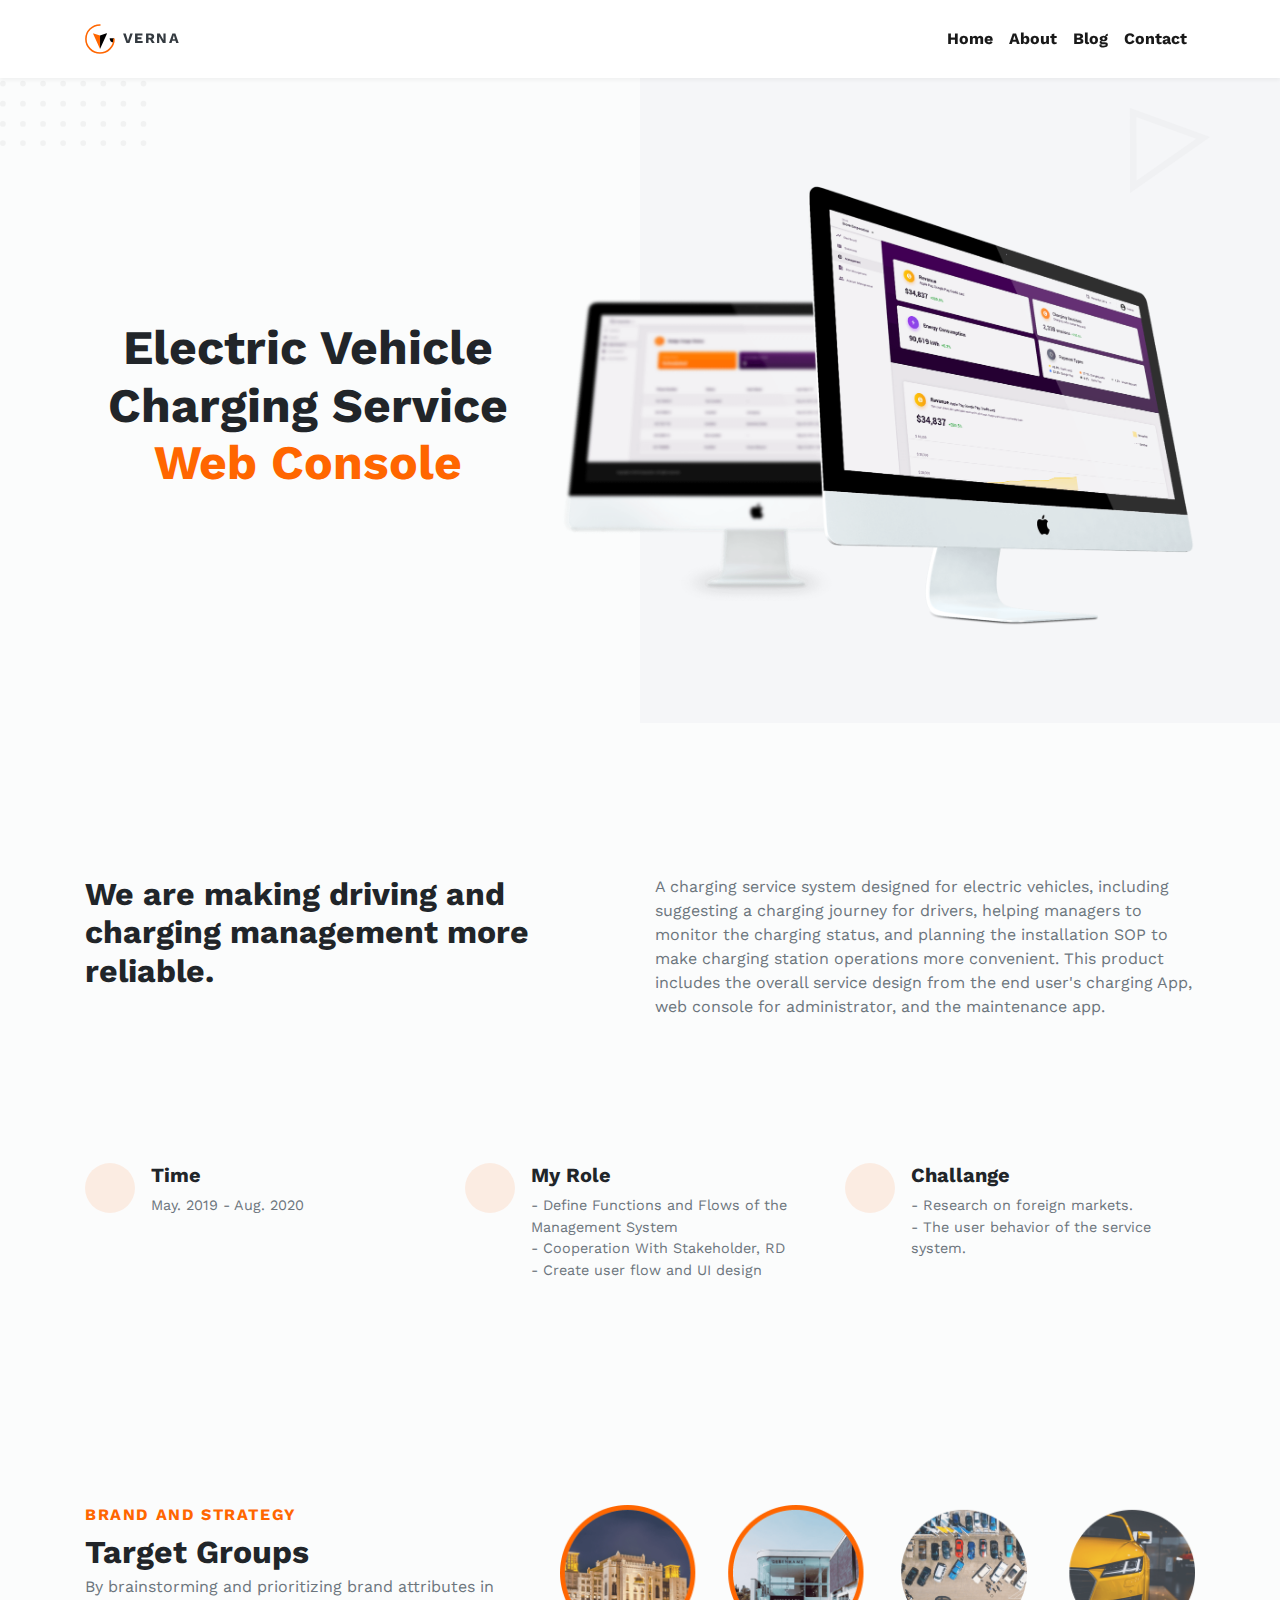
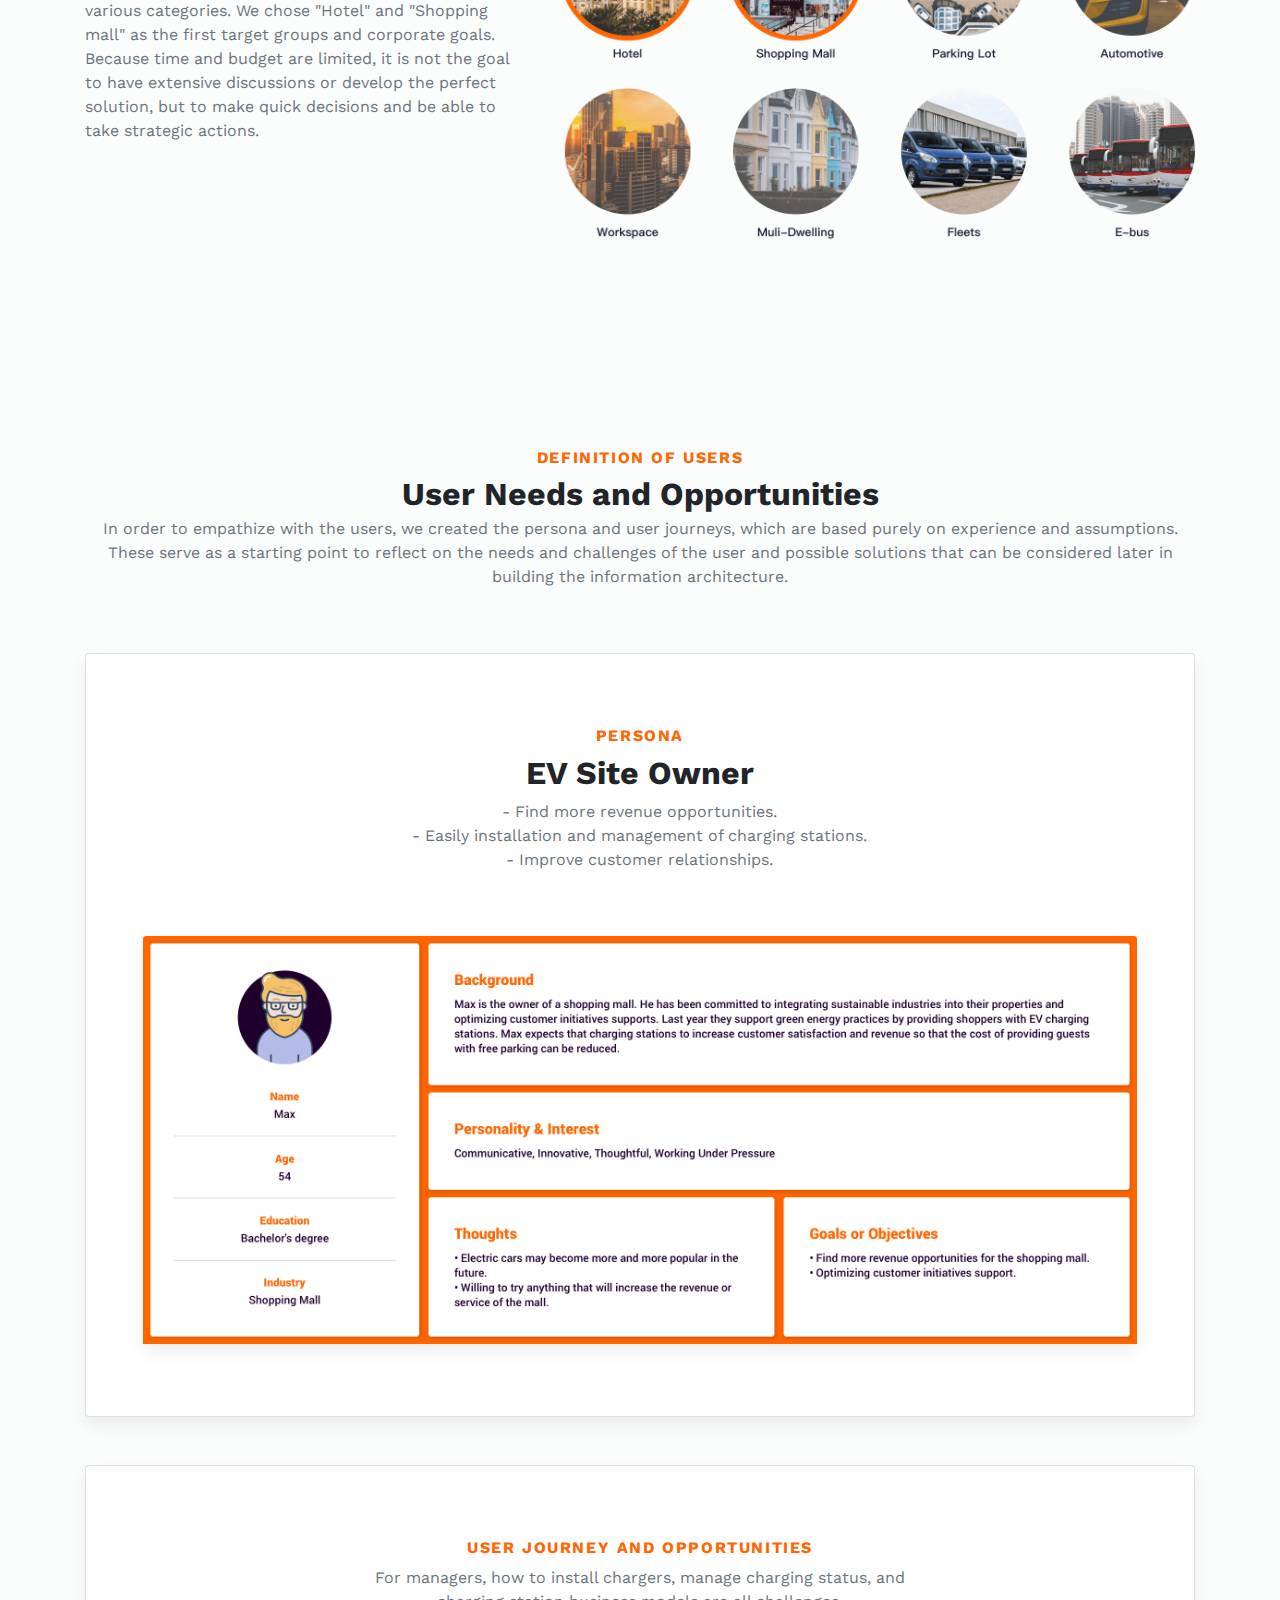
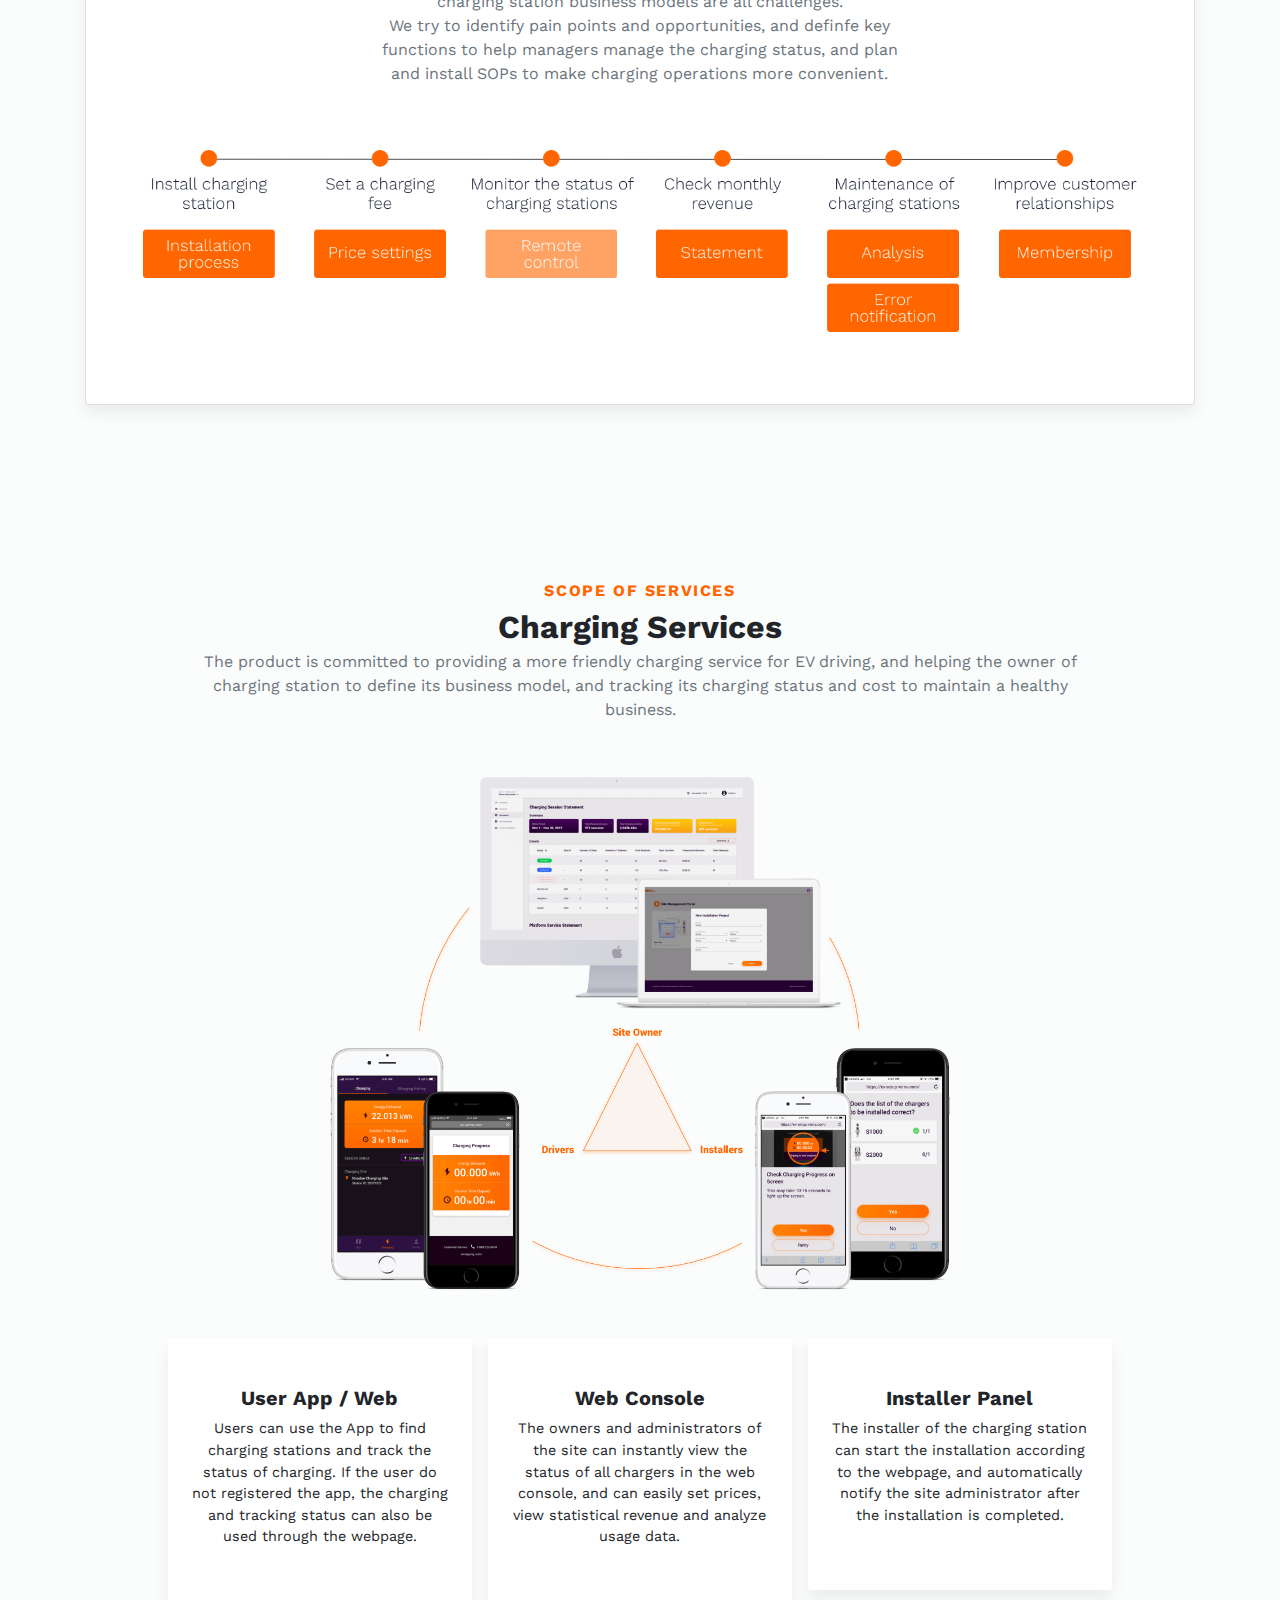
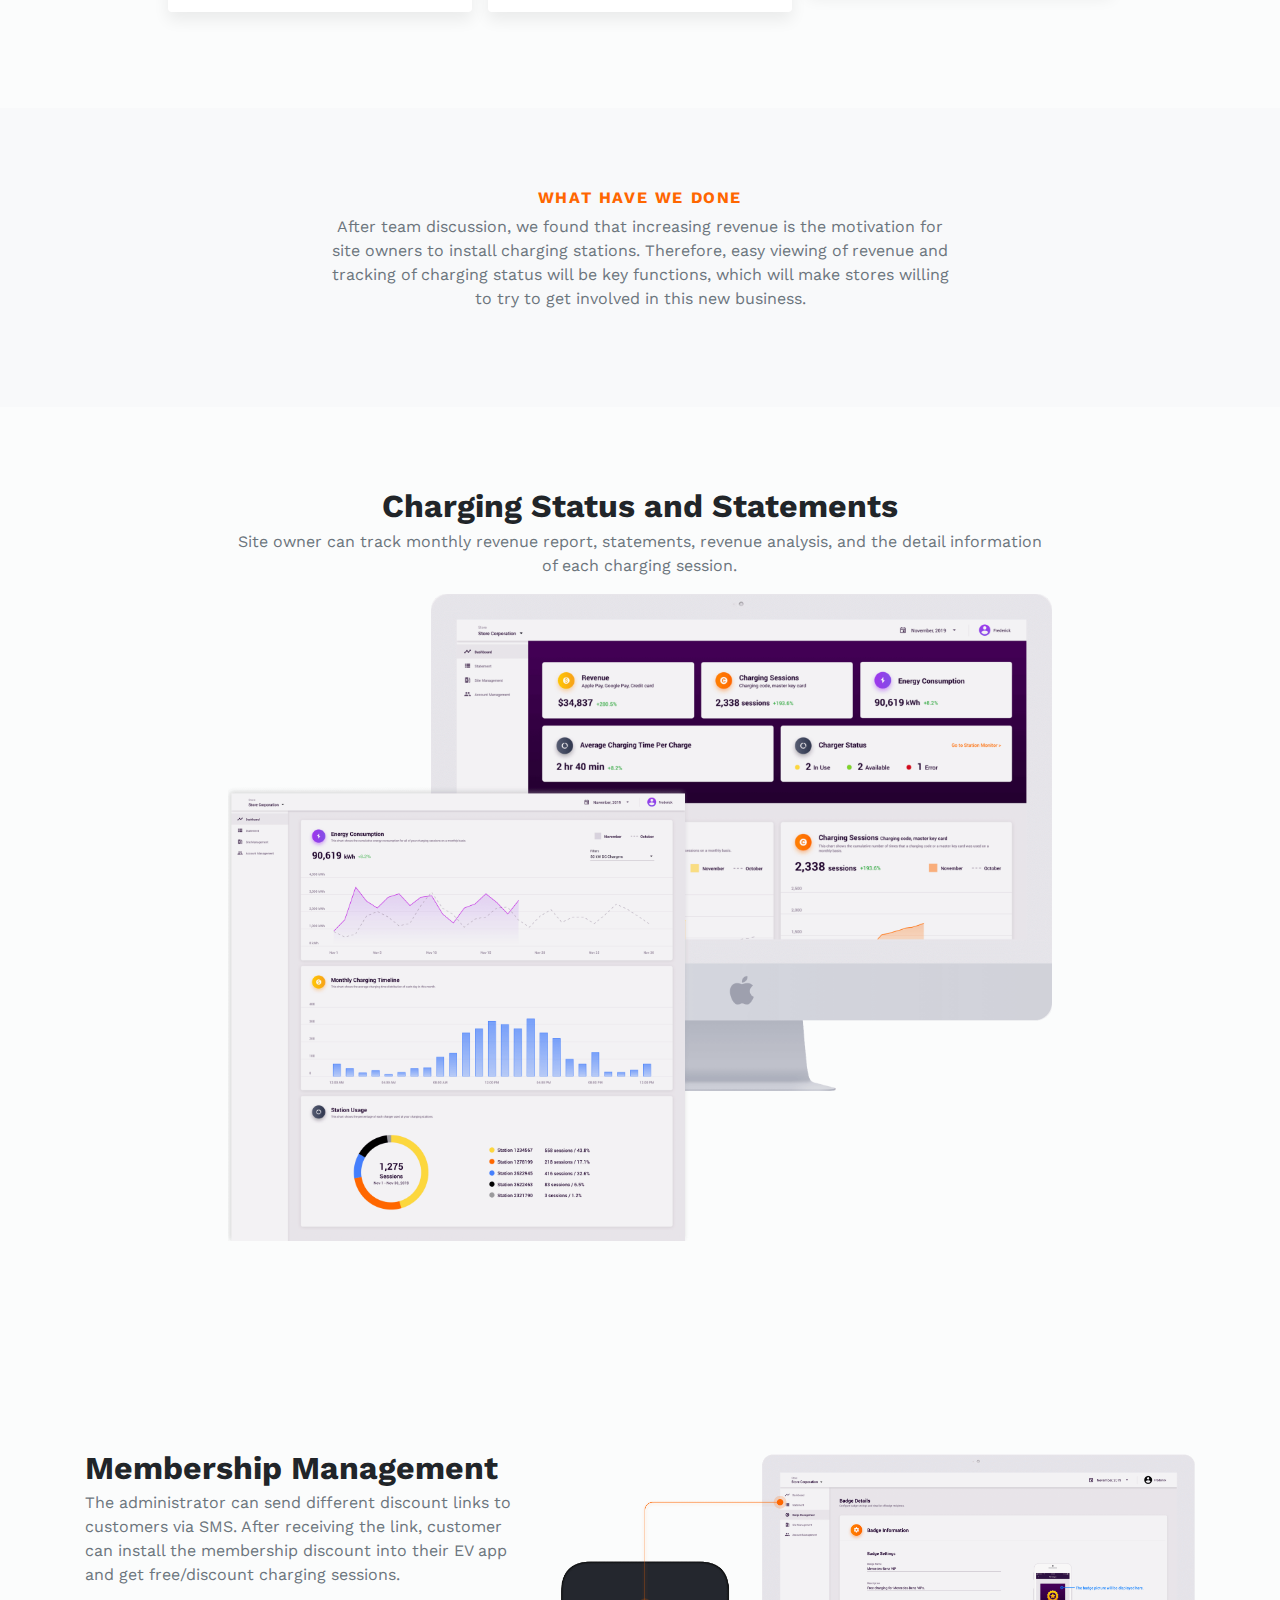
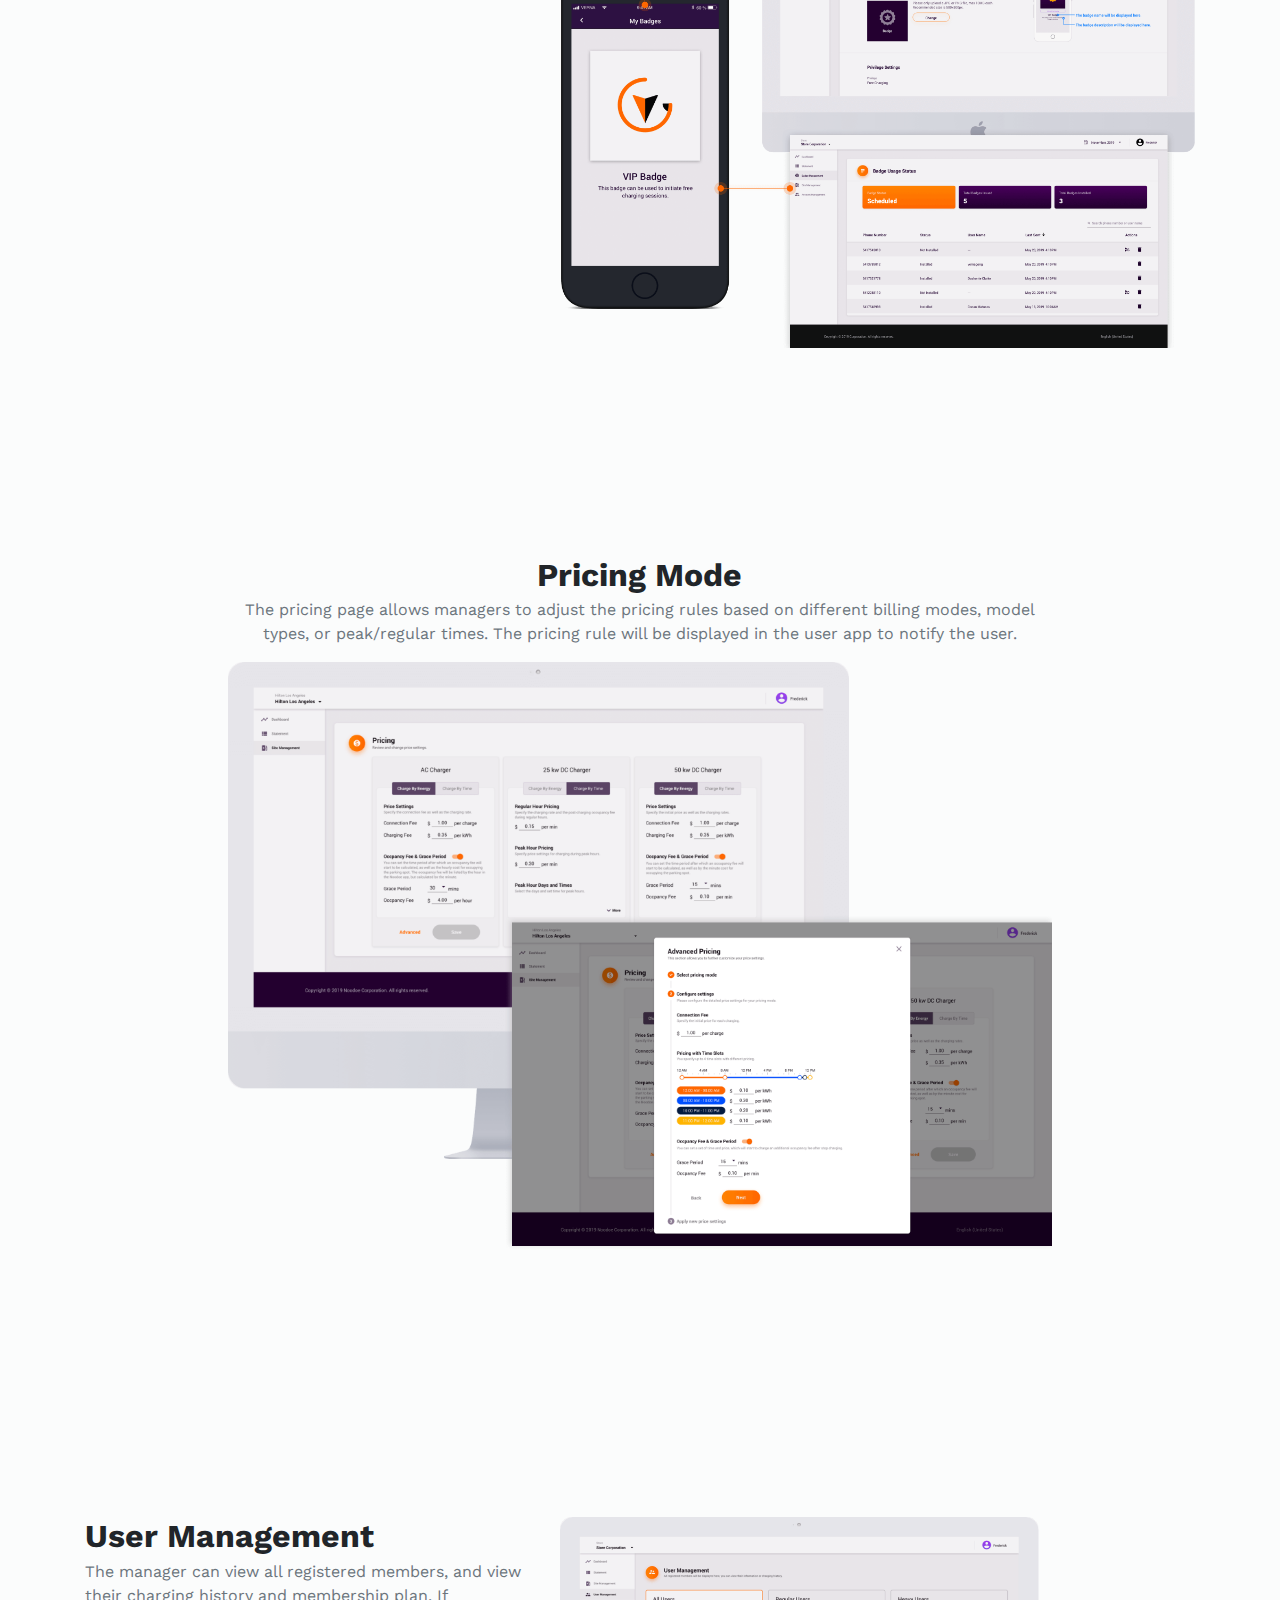
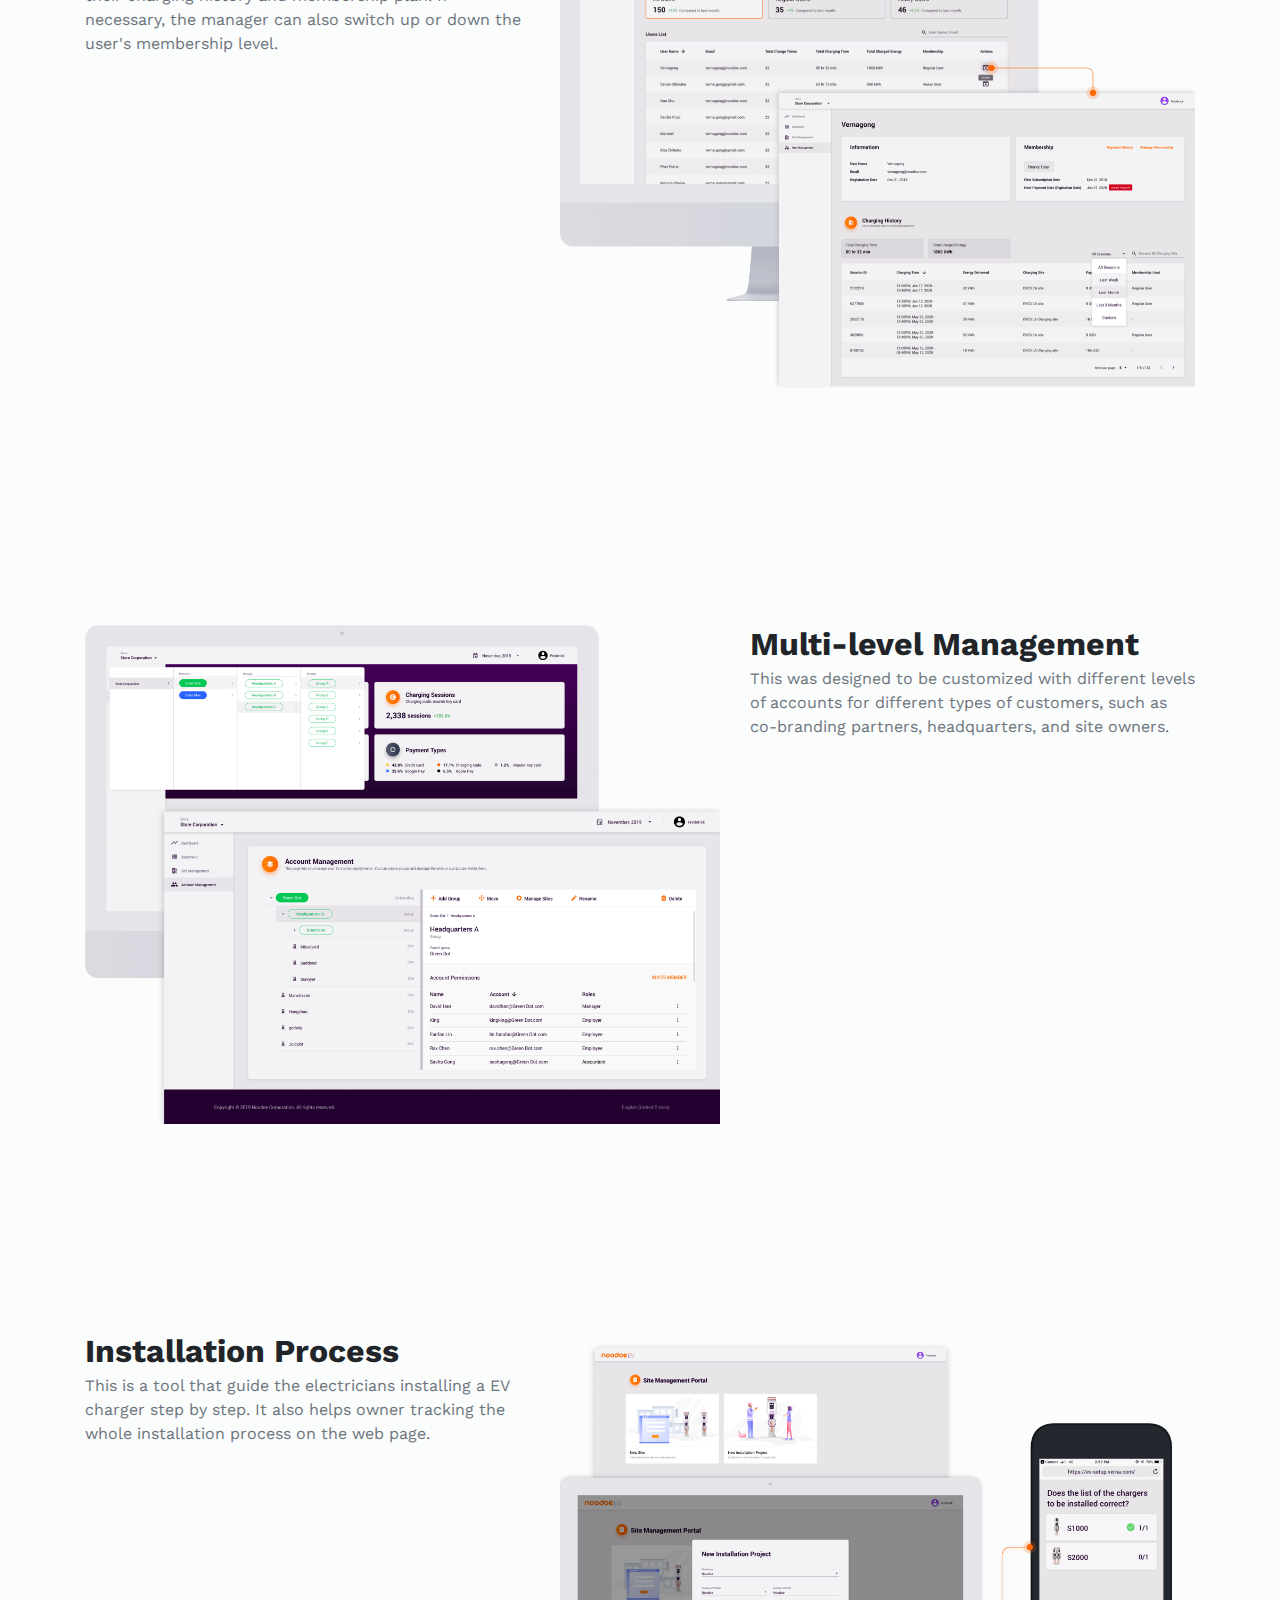
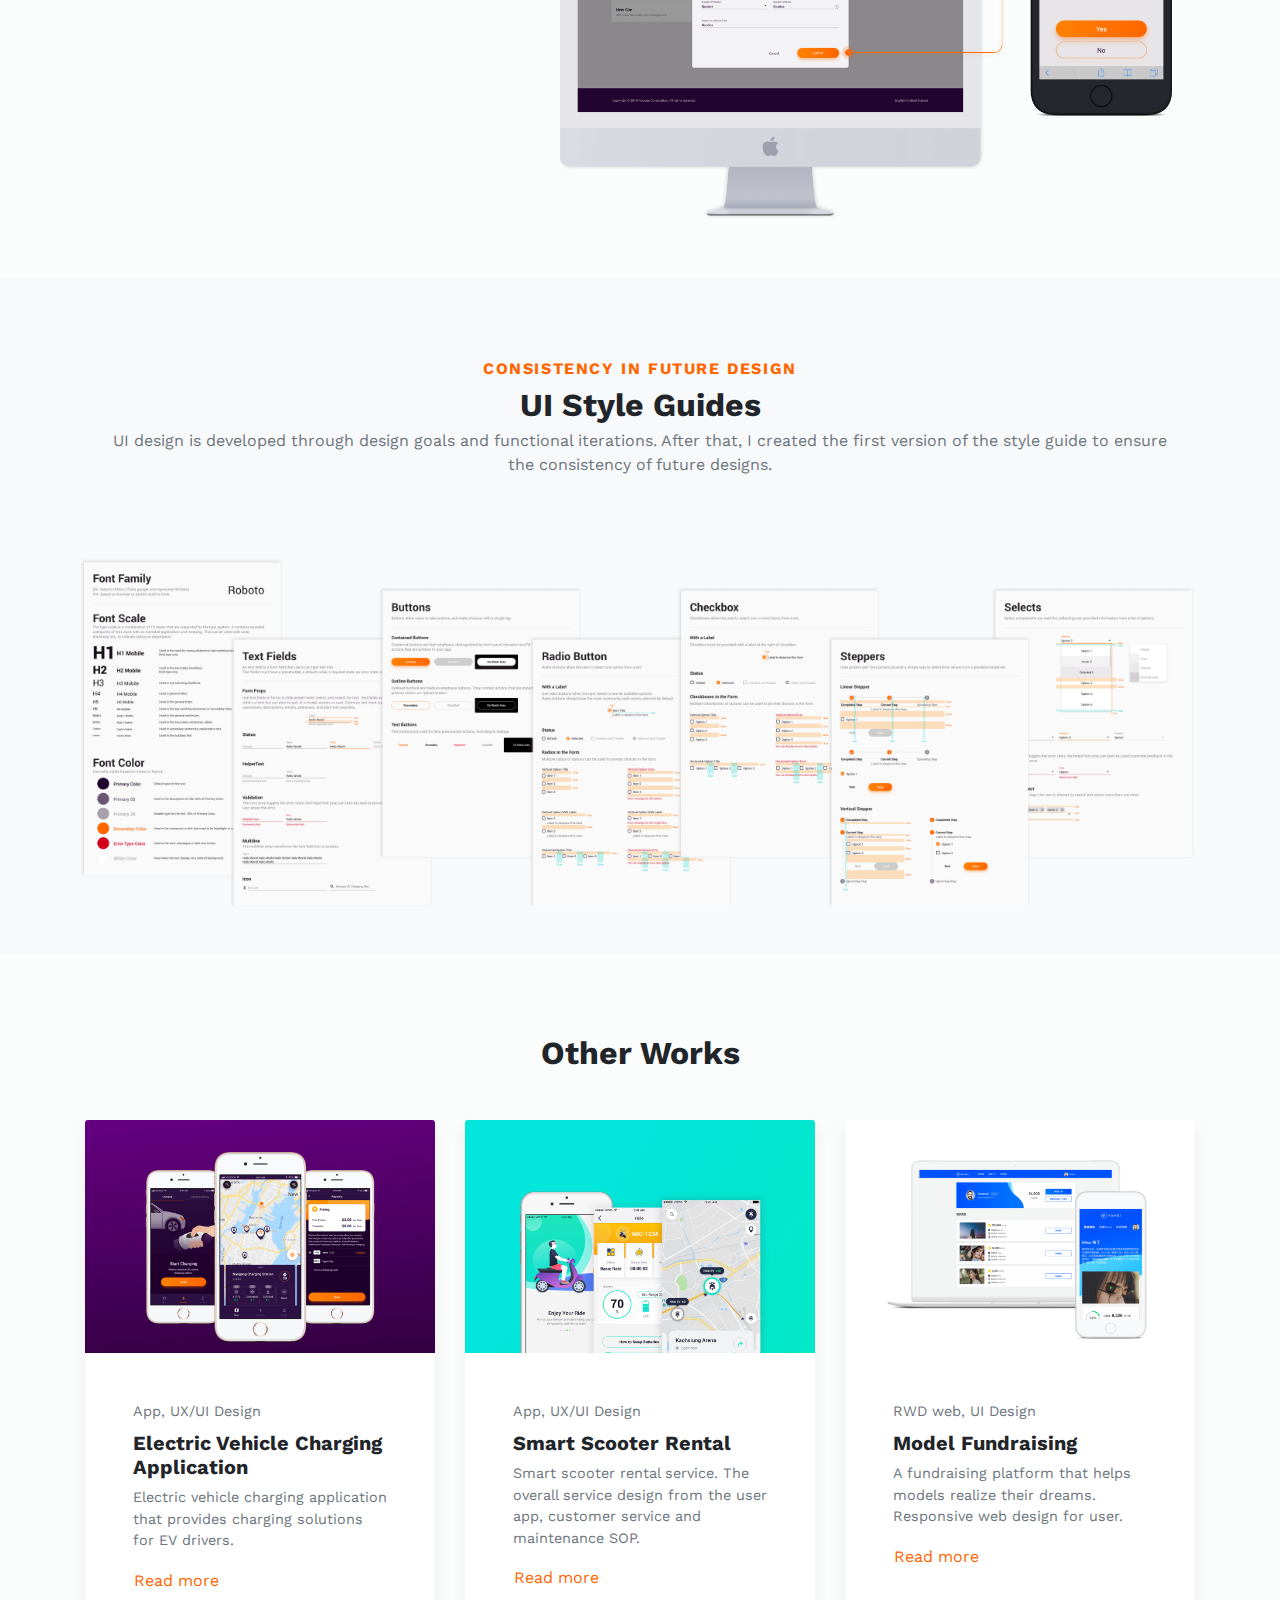
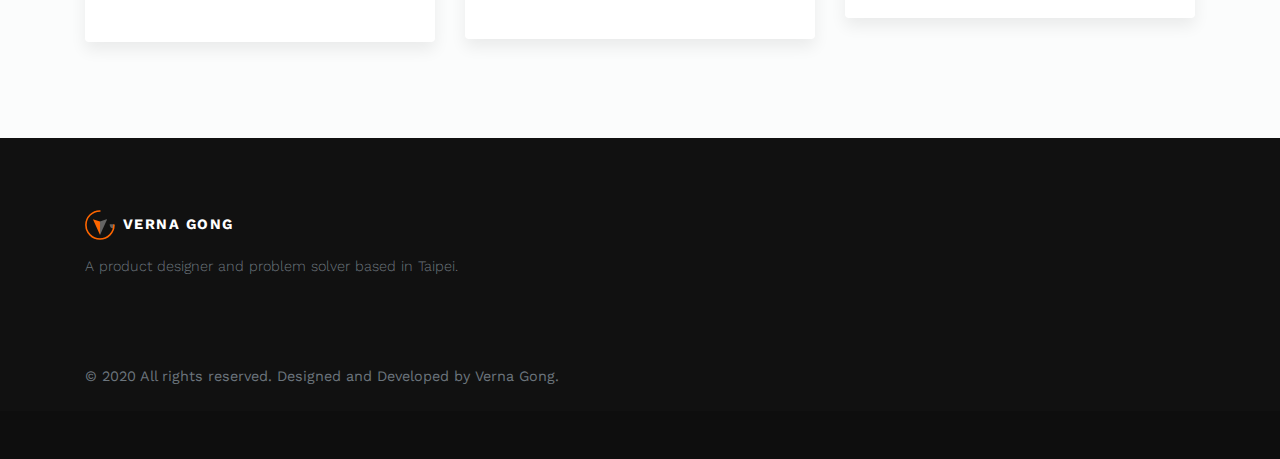
<file: EV-console.html>
<!DOCTYPE html>
<html>
  <head>
   <script async src="https://www.googletagmanager.com/gtag/js?id=UA-180262922-1"></script>
    <script>
  window.dataLayer = window.dataLayer || [];
  function gtag(){dataLayer.push(arguments);}
  gtag('js', new Date());

  gtag('config', 'UA-180262922-1');
    </script>
    <meta charset="utf-8">
    <meta charset="utf-8">
    <meta http-equiv="X-UA-Compatible" content="IE=edge">
    <title>Verna | Personal Website</title>
    <meta name="description" content="">
    <meta name="viewport" content="width=device-width, initial-scale=1">
    <meta name="robots" content="all,follow">
    <!-- Bootstrap CSS-->
    <link rel="stylesheet" href="vendor/bootstrap/css/bootstrap.min.css">
    <!-- Google fonts-->
    <link rel="stylesheet" href="https://fonts.googleapis.com/css?family=Work+Sans:300,400,700&amp;display=swap">
    <!-- Owl carousel2-->
    <link rel="stylesheet" href="vendor/owl.carousel2/assets/owl.carousel.min.css">
    <link rel="stylesheet" href="vendor/owl.carousel2/assets/owl.theme.default.min.css">
    <!-- Bootstrap Select-->
    <link rel="stylesheet" href="vendor/bootstrap-select/css/bootstrap-select.min.css">
    <!-- Lightbox-->
    <link rel="stylesheet" href="vendor/lightbox2/css/lightbox.min.css">
    <!-- theme stylesheet-->
    <link rel="stylesheet" href="css/style.default.css" id="theme-stylesheet">
    <!-- Custom stylesheet - for your changes-->
    <link rel="stylesheet" href="css/custom.css">
    <!-- Favicon-->
    <link rel="shortcut icon" href="img/favicon.png">
    <!-- Tweaks for older IEs--><!--[if lt IE 9]>
        <script src="https://oss.maxcdn.com/html5shiv/3.7.3/html5shiv.min.js"></script>
        <script src="https://oss.maxcdn.com/respond/1.4.2/respond.min.js"></script><![endif]-->
  </head>
  <body>
    <!-- navbar-->
    <header class="header">
      <nav class="navbar navbar-expand-lg navbar-light bg-white py-3 py-lg-2">
        <div class="container"><a class="navbar-brand py-3 d-flex align-items-center" href="index.html"><img src="img/logo.svg" alt="" width="30"><span class="text-uppercase text-small font-weight-bold text-dark ml-2 mb-0">Verna</span></a>
          <button class="navbar-toggler navbar-toggler-right" type="button" data-toggle="collapse" data-target="#navbarSupportedContent" aria-controls="navbarSupportedContent" aria-expanded="false" aria-label="Toggle navigation"><span class="navbar-toggler-icon"></span></button>
          <div class="collapse navbar-collapse" id="navbarSupportedContent">
            <ul class="navbar-nav ml-auto">
              <li class="nav-item">
                    <!-- Navbar link--><a class="nav-link" href="index.html">Home</a>
              </li>
              <li class="nav-item">
                    <!-- Navbar link--><a class="nav-link" href="About.html">About</a>
              </li>
              <li class="nav-item">
                    <!-- Navbar link--><a class="nav-link" href="https://medium.com/@vernagong" target="_blank">Blog</a>
              </li>
              <li class="nav-item">
                    <!-- Navbar link--><a class="nav-link" href="Contact.html">Contact</a>
              </li>
            </ul>
          </div>
        </div>
      </nav>
    </header>

    <!-- Hero section-->
    <section class="hero-home py-5">
      <div class="container pt-8">
          <div class="row text-center align-items-center">
          <div class="col-md-5">
            <h1 class="mb-3">Electric Vehicle Charging Service <span class="text-primary">Web Console</span></h1>
          </div>
          <div class="col-md-7">
            <div class=""><img class="img-fluid" src="img/preview_ev.png" alt=""></div>
          </div>
        </div>
      </div>
    </section>
    
    <!-- About project -->
    <section class="py-5">
      <div class="container pt-8">
        <div class="row">
          <div class="col-lg-6">
            <h2>We are making driving and charging management more reliable.</h2>
          </div>
          <div class="col-lg-6"> 
            <p class="text-muted">A charging service system designed for electric vehicles, including suggesting a charging journey for drivers, helping managers to monitor the charging status, and planning the installation SOP to make charging station operations more convenient. This product includes the overall service design from the end user's charging App, web console for administrator, and the maintenance app.</p>
          </div>
        </div>
      </div>
    </section>
    <section class="pb-5">
      <div class="container pt-7">
        <div class="row">
          <div class="col-lg-4 mb-3 mb-lg-0">
            <div class="media">
              <div class="icon-block rounded-circle"><i class="fas fa-check"></i></div>
              <div class="media-body ml-3">
                <h5>Time</h5>
                <p class="text-small text-muted">May. 2019 - Aug. 2020</p>
              </div>
            </div>
          </div>
          <div class="col-lg-4 mb-3 mb-lg-0">
            <div class="media">
              <div class="icon-block rounded-circle"><i class="fas fa-check"></i></div>
              <div class="media-body ml-3">
                <h5>My Role</h5>
                <p class="text-small text-muted">- Define Functions and Flows of the Management System<br>- Cooperation With Stakeholder, RD<br>- Create user flow and UI design</p>
              </div>
            </div>
          </div>
          <div class="col-lg-4 mb-3 mb-lg-0">
            <div class="media">
              <div class="icon-block rounded-circle"><i class="fas fa-check"></i></div>
              <div class="media-body ml-3">
                <h5>Challange</h5>
                <p class="text-small text-muted">- Research on foreign markets.<br>- The user behavior of the service system.</p>
              </div>
            </div>
          </div>
        </div>
      </div>
    </section>
    
    <!-- Target Groups -->
    <section class="pb-5 pt-6">
      <div class="container">
        <div class="row">
        <div class="col-lg-5 align-items-center">
         <p class="h6 text-primary text-uppercase"> Brand and strategy </p>
        <h2 class="mb-1">Target Groups</h2>
          <p class="text-muted">By brainstorming and prioritizing brand attributes in various categories. We chose "Hotel" and "Shopping mall" as the first target groups and corporate goals. Because time and budget are limited, it is not the goal to have extensive discussions or develop the perfect solution, but to make quick decisions and be able to take strategic actions.</p>
        </div>
        <div class="col-lg-7">
            <div class="border-0"><img class="card-img-top img-fluid" src="img/ev_strategy.png" alt="...">
            </div>
        </div>
        </div>
      </div>
    </section>
    
    <!-- Persona -->
    <section class="pb-5">
      <div class="container pt-6">
        <div class="col-lg-12 text-center">
         <p class="h6 text-primary text-uppercase"> Definition of Users </p>
        <h2 class="mb-1">User Needs and Opportunities</h2>
          <p class="text-muted">In order to empathize with the users, we created the persona and user journeys, which are based purely on experience and assumptions. These serve as a starting point to reflect on the needs and challenges of the user and possible solutions that can be considered later in building the information architecture.</p><br><br>
        </div>
        <div class="card shadow text-center map-bg">
          <div class="card-body p-lg-5">
            <div class="p-4">
              <div class="row mb-5">
                <div class="col-lg-7 mx-auto">
                  <p class="h6 text-primary text-uppercase">Persona</p>
                  <h2>EV Site Owner</h2>
                  <p class="text-muted">- Find more revenue opportunities.<br>- Easily installation and management of charging stations.<br>- Improve customer relationships.</p>
                </div>
              </div>
              <div class="row">
                <div class="card border-0 shadow hover-transition"><img class="card-img-top img-fluid" src="img/persona_ev-owner.png" alt="...">
                </div>
              </div>
            </div>
          </div>
        </div>
      </div>
    </section>
    
    <!-- User Journey -->
    <section class="pb-5">
      <div class="container pb-5">
        <div class="card shadow text-center map-bg">
          <div class="card-body p-lg-5">
            <div class="p-4">
              <div class="row mb-5">
                <div class="col-lg-7 mx-auto">
                  <p class="h6 text-primary text-uppercase">User Journey and Opportunities</p>
                  <p class="text-muted">For managers, how to install chargers, manage charging status, and charging station business models are all challenges.<br>We try to identify pain points and opportunities, and definfe key functions to help managers manage the charging status, and plan and install SOPs to make charging operations more convenient.</p>
                </div>
              </div>
              <div class="row">
                <div class="card border-0 hover-transition"><img class="card-img-top img-fluid" src="img/ev_userJourney_owner.png" alt="...">
                </div>
              </div>
            </div>
          </div>
        </div>
      </div>
    </section>
     
    <!-- Scope -->
    <section class="pb-5 pt-7">
      <div class="container pb-5 col-lg-9">
        <header class="text-center mb-5">
          <p class="h6 text-primary text-uppercase"> Scope of Services </p>
          <h2 class="mb-1">Charging Services</h2>
          <p class="text-muted">The product is committed to providing a more friendly charging service for EV driving, and helping the owner of charging station to define its business model, and tracking its charging status and cost to maintain a healthy business.</p>
        </header>
        <div class="row text-center">
         <div class="col-lg-12">
                <div class="border-0"><img class="card-img-top img-fluid" src="img/ev_scope.png" alt="..."><br><br>
                </div>
         </div>
          <div class="col-lg-4 px-lg-2">
            <div class="categories-item card border-0 shadow">
              <div class="card-body px-4 py-5">
                    <span style="font-size: 36px; color: #ff6600;">
                        <i class="fas fa-mobile-alt"></i>
                    </span>
                <h2 class="h5">User App / Web</h2>
                <p class="text-small">Users can use the App to find charging stations and track the status of charging. If the user do not registered the app, the charging and tracking status can also be used through the webpage.</p>
              </div>
            </div>
          </div>
          <div class="col-lg-4 px-lg-2">
            <div class="categories-item card border-0 shadow">
              <div class="card-body px-4 py-5">
                    <span style="font-size: 36px; color: #ff6600;">
                       <i class="far fa-chart-bar"></i>
                    </span>
                <h2 class="h5">Web Console</h2>
                <p class="text-small">The owners and administrators of the site can instantly view the status of all chargers in the web console, and can easily set prices, view statistical revenue and analyze usage data.</p>
              </div>
            </div>
          </div>
          <div class="col-lg-4 px-lg-2">
            <div class="categories-item card border-0 shadow">
              <div class="card-body px-4 py-5">
                    <span style="font-size: 36px; color: #ff6600;">
                       <i class="fas fa-hammer"></i>
                    </span>
                <h2 class="h5">Installer Panel</h2>
                <p class="text-small">The installer of the charging station can start the installation according to the webpage, and automatically notify the site administrator after the installation is completed.</p>
              </div>
            </div>
          </div>
        </div>
      </div>
    </section>
    
    <!-- Defination -->
    <section class="bg-light pt-7">           
      <div class="container pb-5 text-center">
        <div class="row">
          <div class="col-lg-7 mx-auto">
            <p class="h6 text-uppercase text-primary">What have we done</p>
            <!-- <h2 class="mb-3">Stay up to date with useful tips via our newsletter</h2> -->
            <p class="text-muted mb-5">After team discussion, we found that increasing revenue is the motivation for site owners to install charging stations. Therefore, easy viewing of revenue and tracking of charging status will be key functions, which will make stores willing to try to get involved in this new business.</p>
          </div>
        </div>
      </div>
    </section>
    
    <!-- UI Design -->
    <section class="pb-5 pt-7">
      <div class="container col-lg-8 text-center">
        <div class="row">
        <div class="col-lg-12 align-items-center">
        <h2 class="mb-1">Charging Status and Statements</h2>
          <p class="text-muted">Site owner can track monthly revenue report, statements, revenue analysis, and the detail information of each charging session.</p>
        </div>
        <div class="col-lg-12">
            <div class="border-0"><img class="card-img-top img-fluid" src="img/ev_UIdashboard.png" alt="...">
            </div>
        </div>
        </div>
      </div>
    </section>
    <section class="pb-5 pt-6">
      <div class="container">
        <div class="row">
        <div class="col-lg-5 align-items-center">
        <h2 class="mb-1">Membership Management</h2>
          <p class="text-muted">The administrator can send different discount links to customers via SMS. After receiving the link, customer can install the membership discount into their EV app and get free/discount charging sessions.</p>
        </div>
        <div class="col-lg-7">
            <div class="border-0"><img class="card-img-top img-fluid" src="img/ev_UIbadge.png" alt="...">
            </div>
        </div>
        </div>
      </div>
    </section>
    <section class="pb-5 pt-6">
      <div class="container col-lg-8 text-center">
        <div class="row">
        <div class="col-lg-12 align-items-center">
        <h2 class="mb-1">Pricing Mode</h2>
          <p class="text-muted">The pricing page allows managers to adjust the pricing rules based on different billing modes, model types, or peak/regular times. The pricing rule will be displayed in the user app to notify the user.</p>
        </div>
        <div class="col-lg-12">
            <div class="border-0"><img class="card-img-top img-fluid" src="img/ev_UIprice.png" alt="...">
            </div>
        </div>
        </div>
      </div>
    </section>
    <section class="pb-5 pt-6">
      <div class="container">
        <div class="row">
        <div class="col-lg-5 align-items-center">
        <h2 class="mb-1">User Management</h2>
          <p class="text-muted">The manager can view all registered members, and view their charging history and membership plan. If necessary, the manager can also switch up or down the user's membership level.</p>
        </div>
        <div class="col-lg-7">
            <div class="border-0"><img class="card-img-top img-fluid" src="img/ev_UIuser.png" alt="...">
            </div>
        </div>
        </div>
      </div>
    </section>
    <section class="pb-5 pt-6">
      <div class="container">
        <div class="row">
        <div class="col-lg-7">
            <div class="border-0"><img class="card-img-top img-fluid" src="img/ev_UIaccount.png" alt="...">
            </div>
        </div>
        <div class="col-lg-5 align-items-center">
        <h2 class="mb-1">Multi-level Management</h2>
          <p class="text-muted">This was designed to be customized with different levels of accounts for different types of customers, such as co-branding partners, headquarters, and site owners.</p>
        </div>
        </div>
      </div>
    </section>
    <section class="pb-5 pt-6">
      <div class="container">
        <div class="row">
        <div class="col-lg-5 align-items-center">
        <h2 class="mb-1">Installation Process</h2>
          <p class="text-muted">This is a tool that guide the electricians installing a EV charger step by step. It also helps owner tracking the whole installation process on the web page.</p>
        </div>
        <div class="col-lg-7">
            <div class="border-0"><img class="card-img-top img-fluid" src="img/ev_UIinstall.png" alt="...">
            </div>
        </div>
        </div>
      </div>
    </section>
    
    <!-- Style guide -->
    <section class="bg-light pb-5">
      <div class="container pt-7">
        <div class="col-lg-12 text-center">
         <p class="h6 text-primary text-uppercase"> Consistency in future design </p>
        <h2 class="mb-1">UI Style Guides</h2>
          <p class="text-muted">UI design is developed through design goals and functional iterations. After that, I created the first version of the style guide to ensure the consistency of future designs.</p><br><br>
        </div>
        <div class="text-center">
              <div class="row">
                <div class="border-0 hover-transition"><img class="card-img-top img-fluid" src="img/ev_UIstyle.png" alt="...">
                </div>
              </div>
        </div>
      </div>
    </section>
    
    
   <!-- Works Section-->
    <section class="pb-5 pt-7">
      <div class="container pb-5">
        <header class="text-center mb-5">
          <h2 class="mb-1">Other Works</h2>
        </header>
        <div class="row">
          <div class="col-lg-4 mb-4 mb-lg-0">
                <div class="card border-0 shadow hover-transition"><a href="code.html" target="_blank"><img class="card-img-top img-fluid" src="img/project_evApp.png" alt="..."></a>
                  <div class="card-body p-5">
                    <p class="text-small text-muted mb-2">App, UX/UI Design</p>
                    <h3 class="h5"><a class="stretched-link reset-anchor" href="code.html" target="_blank">Electric Vehicle Charging Application</a></h3>
                    <p class="text-small text-muted">Electric vehicle charging application that provides charging solutions for EV drivers.</p><a class="btn btn-link p-0" href="code.html" target="_blank">Read more</a>
                  </div>
                </div>
          </div>
          
          <div class="col-lg-4 mb-4 mb-lg-0">
                <div class="card border-0 shadow hover-transition"><a href="code3.html" target="_blank"><img class="card-img-top img-fluid" src="img/project_scooter%20sharing.png" alt="..."></a>
                  <div class="card-body p-5">
                    <p class="text-small text-muted mb-2">App, UX/UI Design</p>
                    <h3 class="h5"><a class="stretched-link reset-anchor" href="code3.html" target="_blank">Smart Scooter Rental</a></h3>
                    <p class="text-small text-muted">Smart scooter rental service. The overall service design from the user app, customer service and maintenance SOP.</p><a class="btn btn-link p-0" href="code3.html" target="_blank">Read more</a>
                  </div>
                </div>
          </div>
          
          <div class="col-lg-4 mb-4 mb-lg-0">
                <div class="card border-0 shadow hover-transition"><a href="Model.html" target="_blank"><img class="card-img-top img-fluid" src="img/project_fansi.png" alt="..."></a>
                  <div class="card-body p-5">
                    <p class="text-small text-muted mb-2">RWD web, UI Design</p>
                    <h3 class="h5"><a class="stretched-link reset-anchor" href="Model.html" target="_blank">Model Fundraising</a></h3>
                    <p class="text-small text-muted">A fundraising platform that helps models realize their dreams. Responsive web design for user.</p><a class="btn btn-link p-0" href="Model.html" target="_blank">Read more</a>
                  </div>
                </div>
          </div>
          
        </div>
      </div>
    </section>
   
    <!-- Footer -->
    <footer style="background: #111;">
      <div class="container py-4">
        <div class="row py-5">
          <div class="col-md-12 col-sm-12 mb-3 mb-md-0">
              <div class="d-flex align-items-center mb-3"><a class="reset-anchor" href="http://vernagong.com/"><img src="img/logo-footer.svg" alt="" width="30"><span class="text-uppercase text-small font-weight-bold text-white ml-2">Verna Gong</span></a></div>
            <p class="text-muted text-small font-weight-light mb-3">A product designer and problem solver based in Taipei.</p>
            <ul class="list-inline mb-0 text-white">
              <li class="list-inline-item"><a class="reset-anchor text-small" href="https://medium.com/@vernagong" target="_blank"><i class="fab fa-medium-m"></i></a></li>
              <li class="list-inline-item"><a class="reset-anchor text-small" href="https://www.linkedin.com/in/verna-gong/" target="_blank"><i class="fab fa-linkedin"></i></a></li>
              <li class="list-inline-item"><a class="reset-anchor text-small" href="https://www.behance.net/vernagonob1aa" target="_blank"><i class="fab fa-behance"></i></a></li>
            </ul>
          </div>
        </div>
        <p class="mb-0 text-muted mb-0 text-small">&copy; 2020 All rights reserved. Designed and Developed by Verna Gong.</p>
      </div>
      <div class="copyrights py-4" style="background: #0e0e0e">
        <div class="container">
          <div class="row text-center">
            <div class="col-md-12 text-lg-left mb-2 mb-md-0">
            </div>
          </div>
        </div>
      </div>
    </footer>
    <!-- JavaScript files-->
    <script src="vendor/jquery/jquery.min.js"></script>
    <script src="vendor/bootstrap/js/bootstrap.bundle.min.js"></script>
    <script src="vendor/owl.carousel2/owl.carousel.min.js"></script>
    <script src="vendor/owl.carousel2.thumbs/owl.carousel2.thumbs.min.js"></script>
    <script src="vendor/bootstrap-select/js/bootstrap-select.min.js"></script>
    <script src="vendor/lightbox2/js/lightbox.min.js"></script>
    <script src="js/bootstrap-filestyle.min.js"></script>
    <script src="js/front.js"></script>
    <script>
      // ------------------------------------------------------- //
      //   Inject SVG Sprite - 
      //   see more here 
      //   https://css-tricks.com/ajaxing-svg-sprite/
      // ------------------------------------------------------ //
      function injectSvgSprite(path) {
      
          var ajax = new XMLHttpRequest();
          ajax.open("GET", path, true);
          ajax.send();
          ajax.onload = function(e) {
          var div = document.createElement("div");
          div.className = 'd-none';
          div.innerHTML = ajax.responseText;
          document.body.insertBefore(div, document.body.childNodes[0]);
          }
      }
      // this is set to BootstrapTemple website as you cannot 
      // inject local SVG sprite (using only 'icons/orion-svg-sprite.svg' path)
      // while using file:// protocol
      // pls don't forget to change to your domain :)
      injectSvgSprite('https://bootstraptemple.com/files/icons/orion-svg-sprite.svg'); 
      
    </script>
    <!-- FontAwesome CSS - loading as last, so it doesn't block rendering-->
    <link rel="stylesheet" href="https://use.fontawesome.com/releases/v5.7.1/css/all.css" integrity="sha384-fnmOCqbTlWIlj8LyTjo7mOUStjsKC4pOpQbqyi7RrhN7udi9RwhKkMHpvLbHG9Sr" crossorigin="anonymous">
  </body>
</html>
</file>
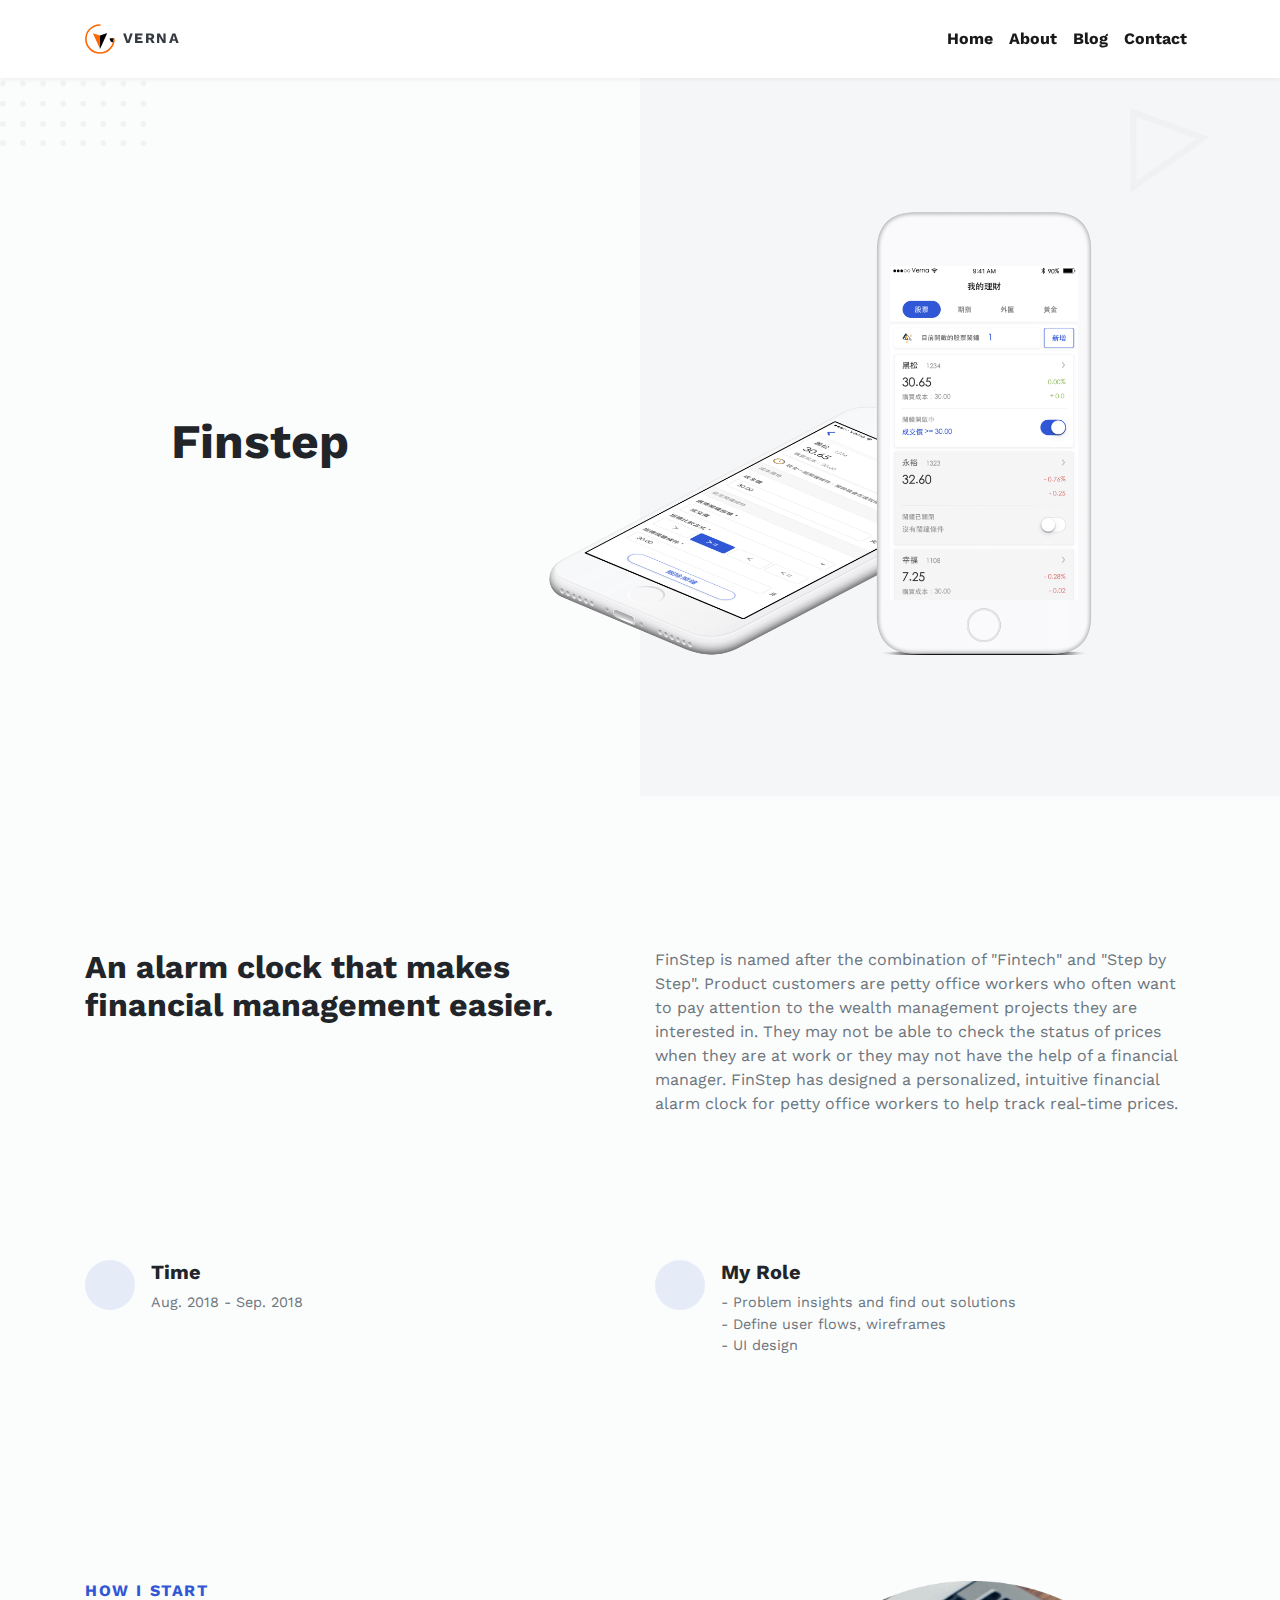
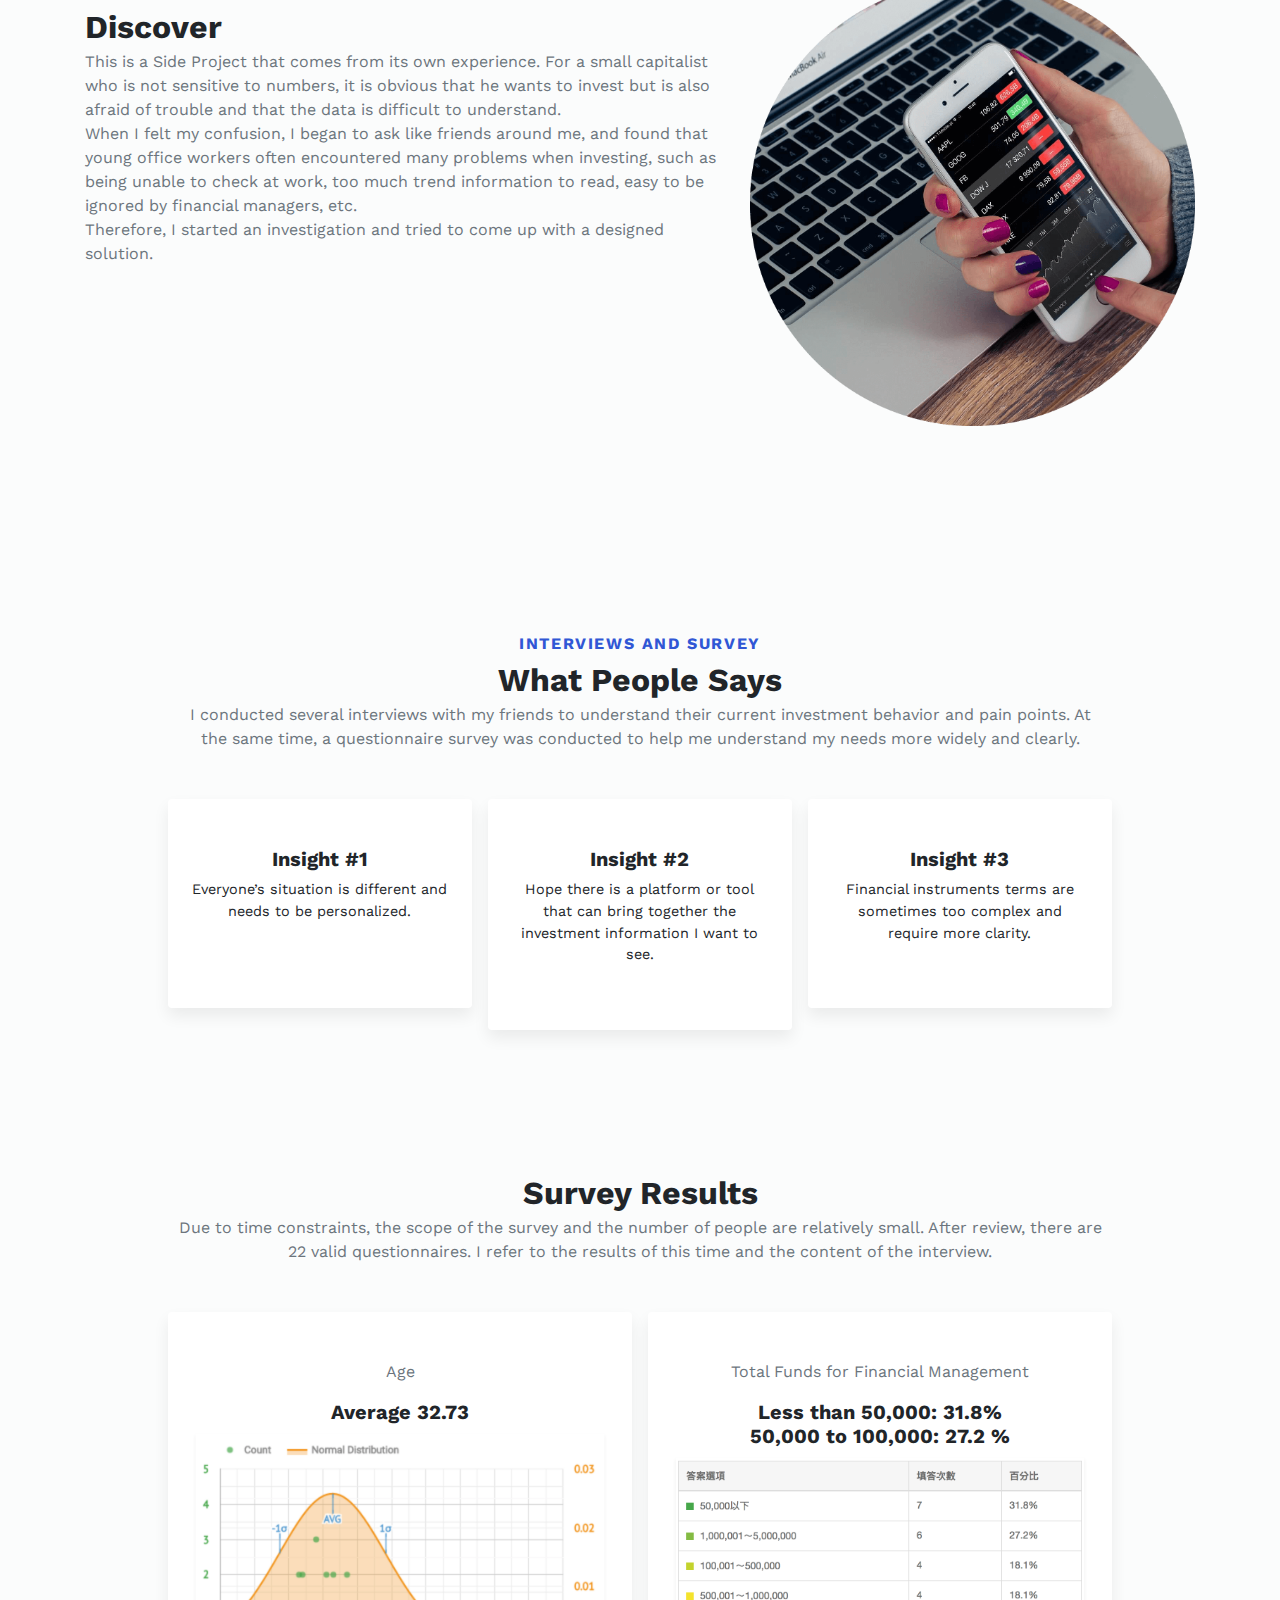
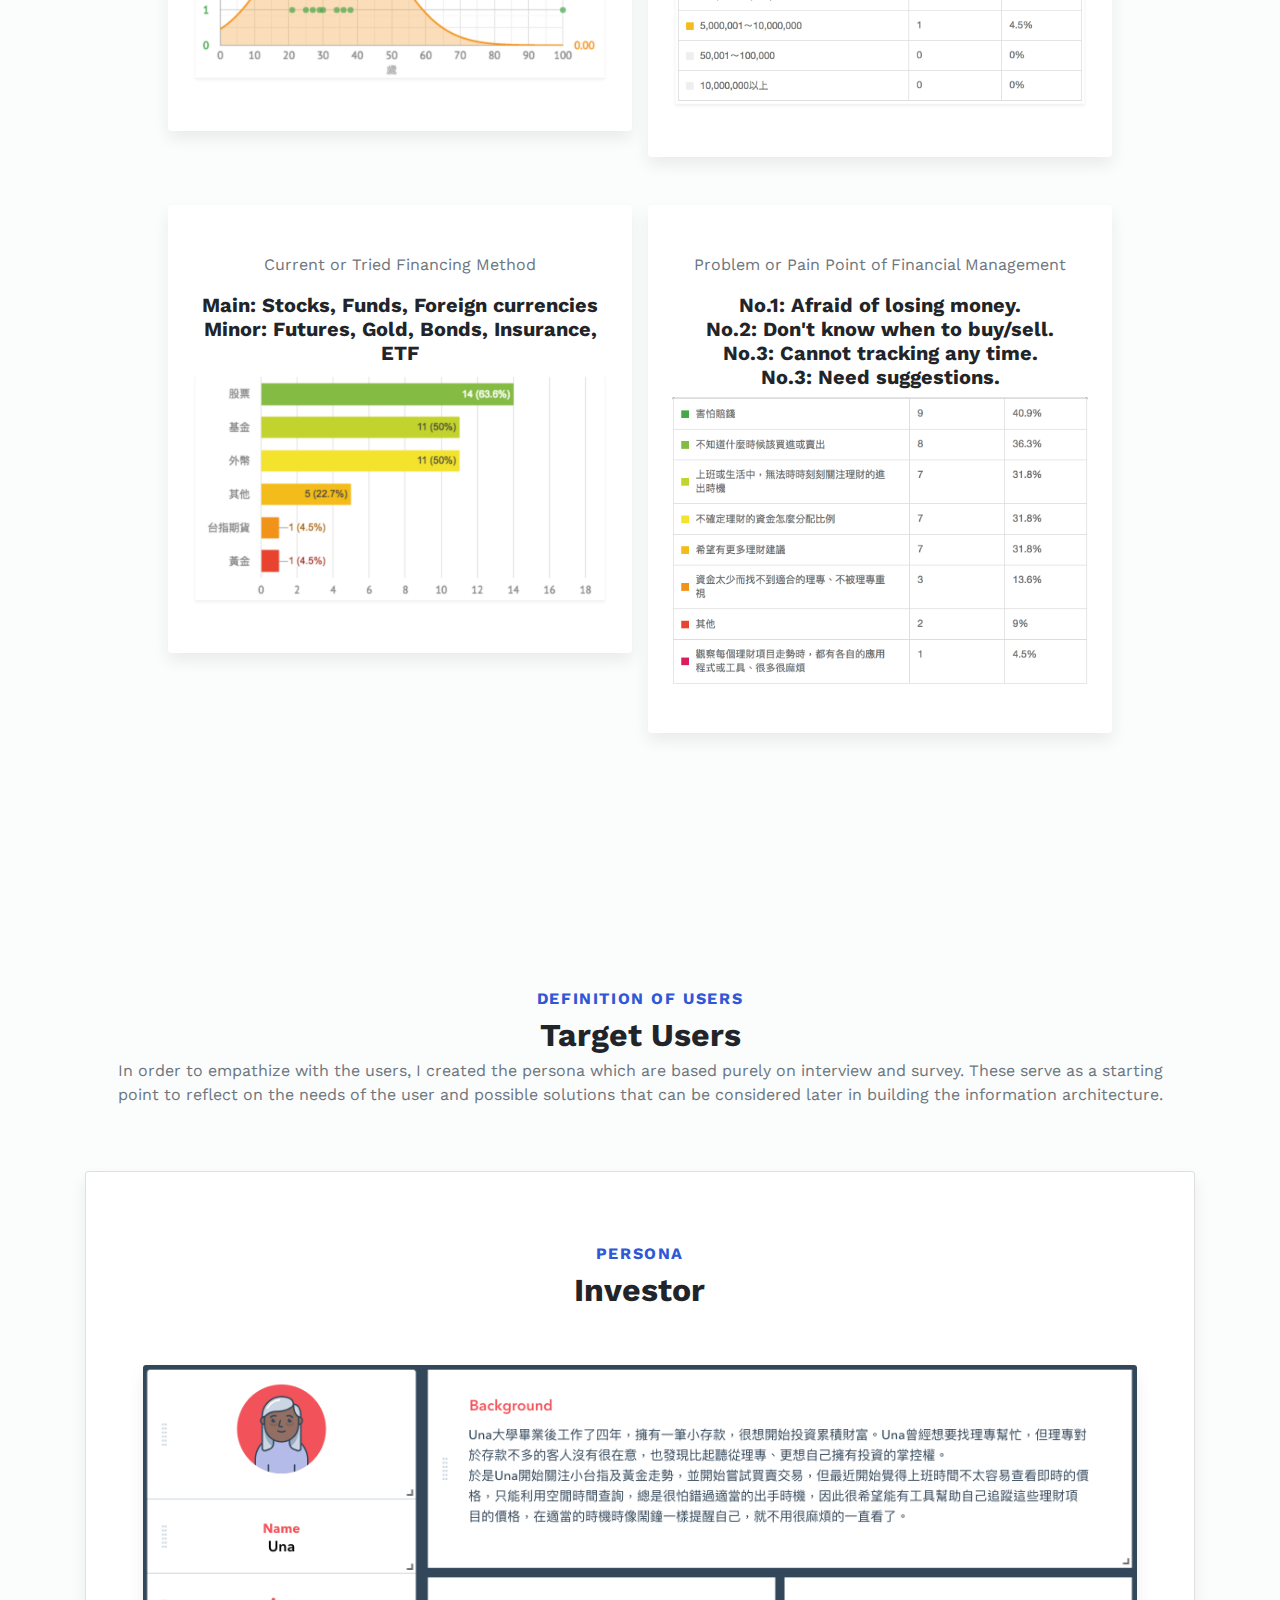
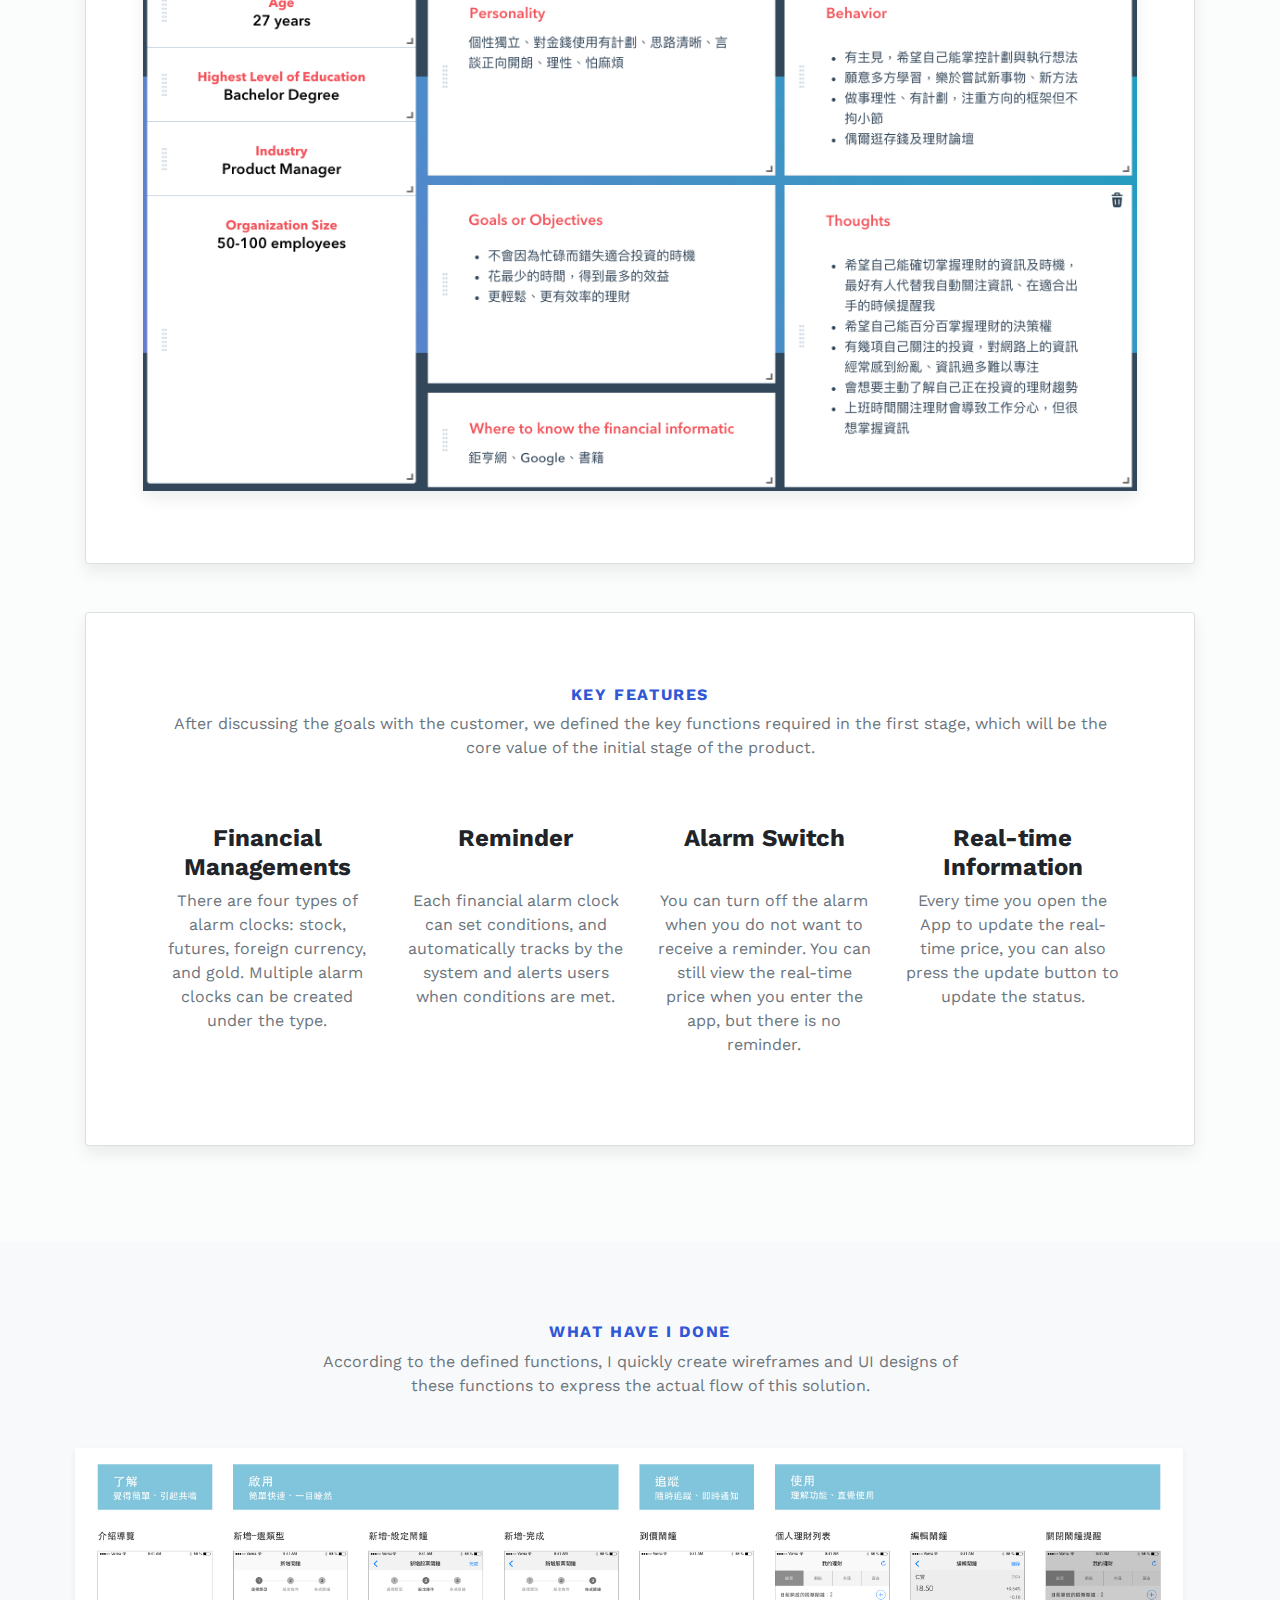
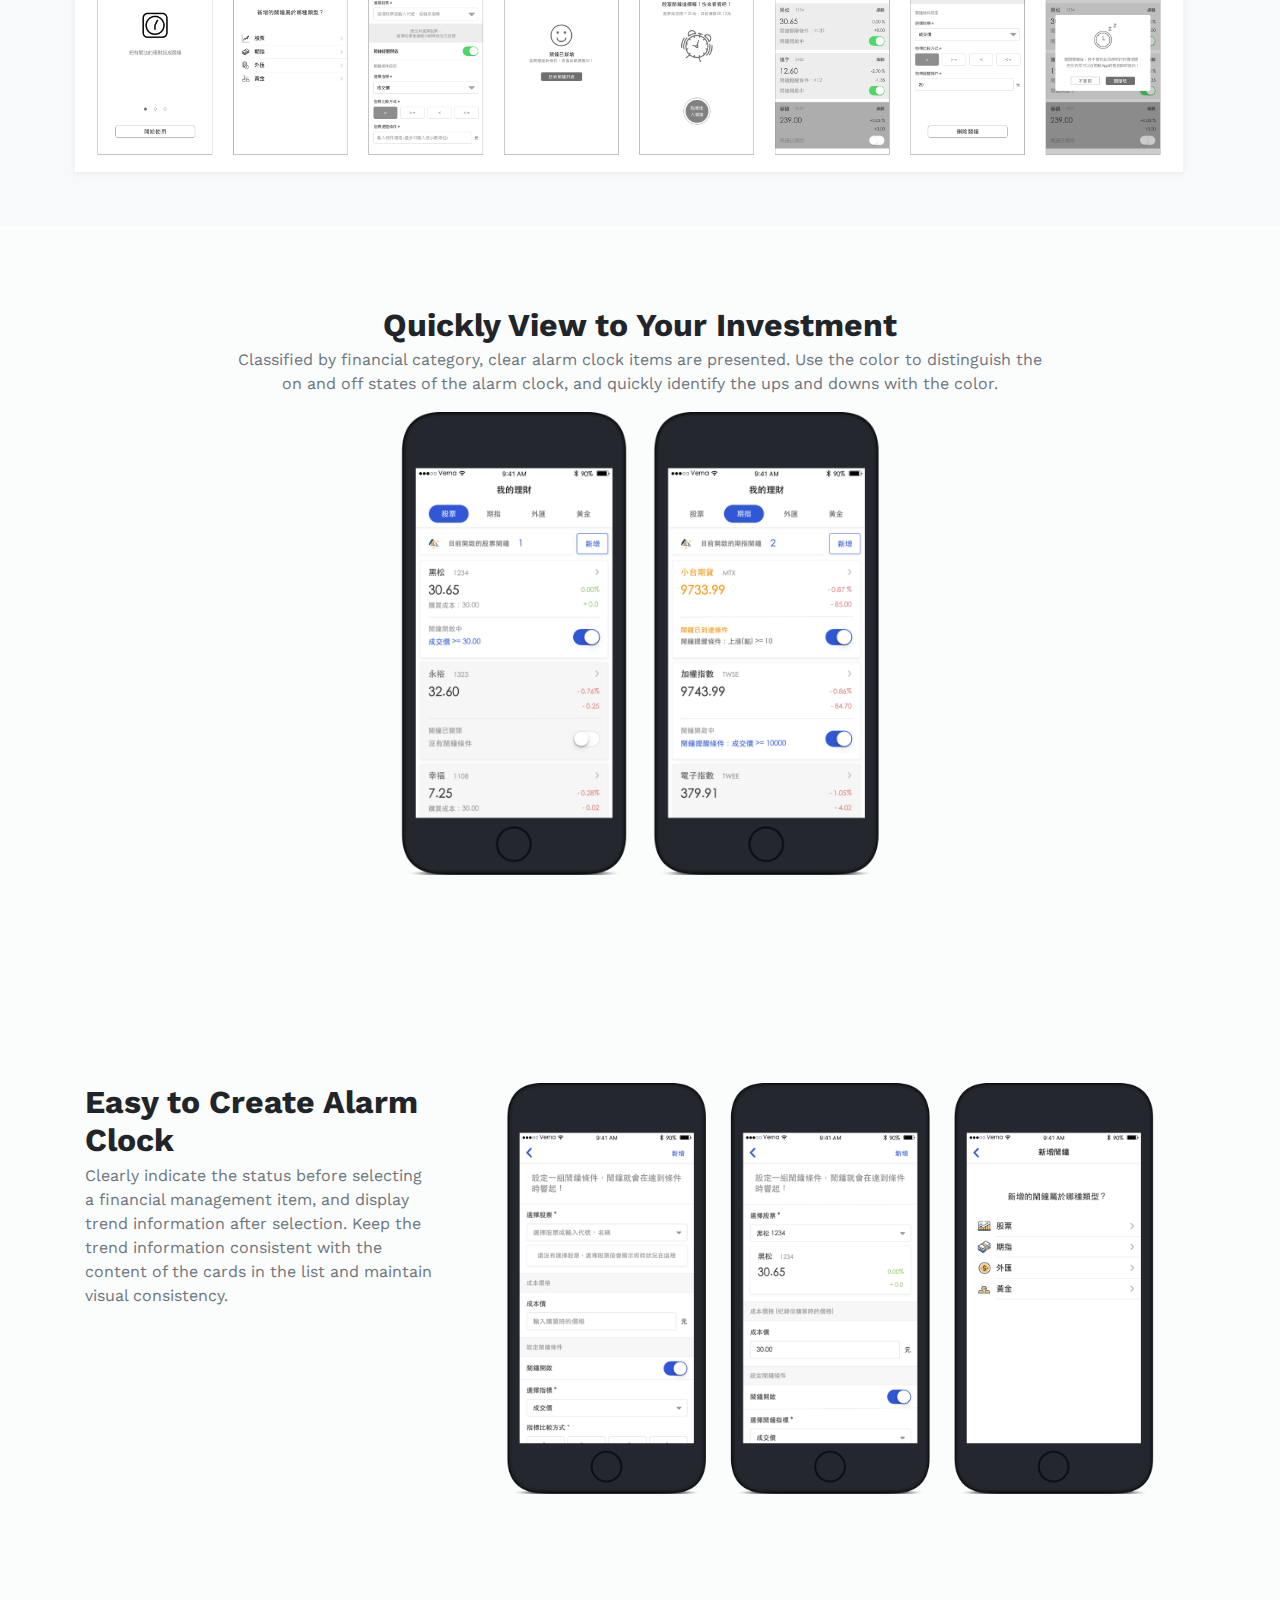
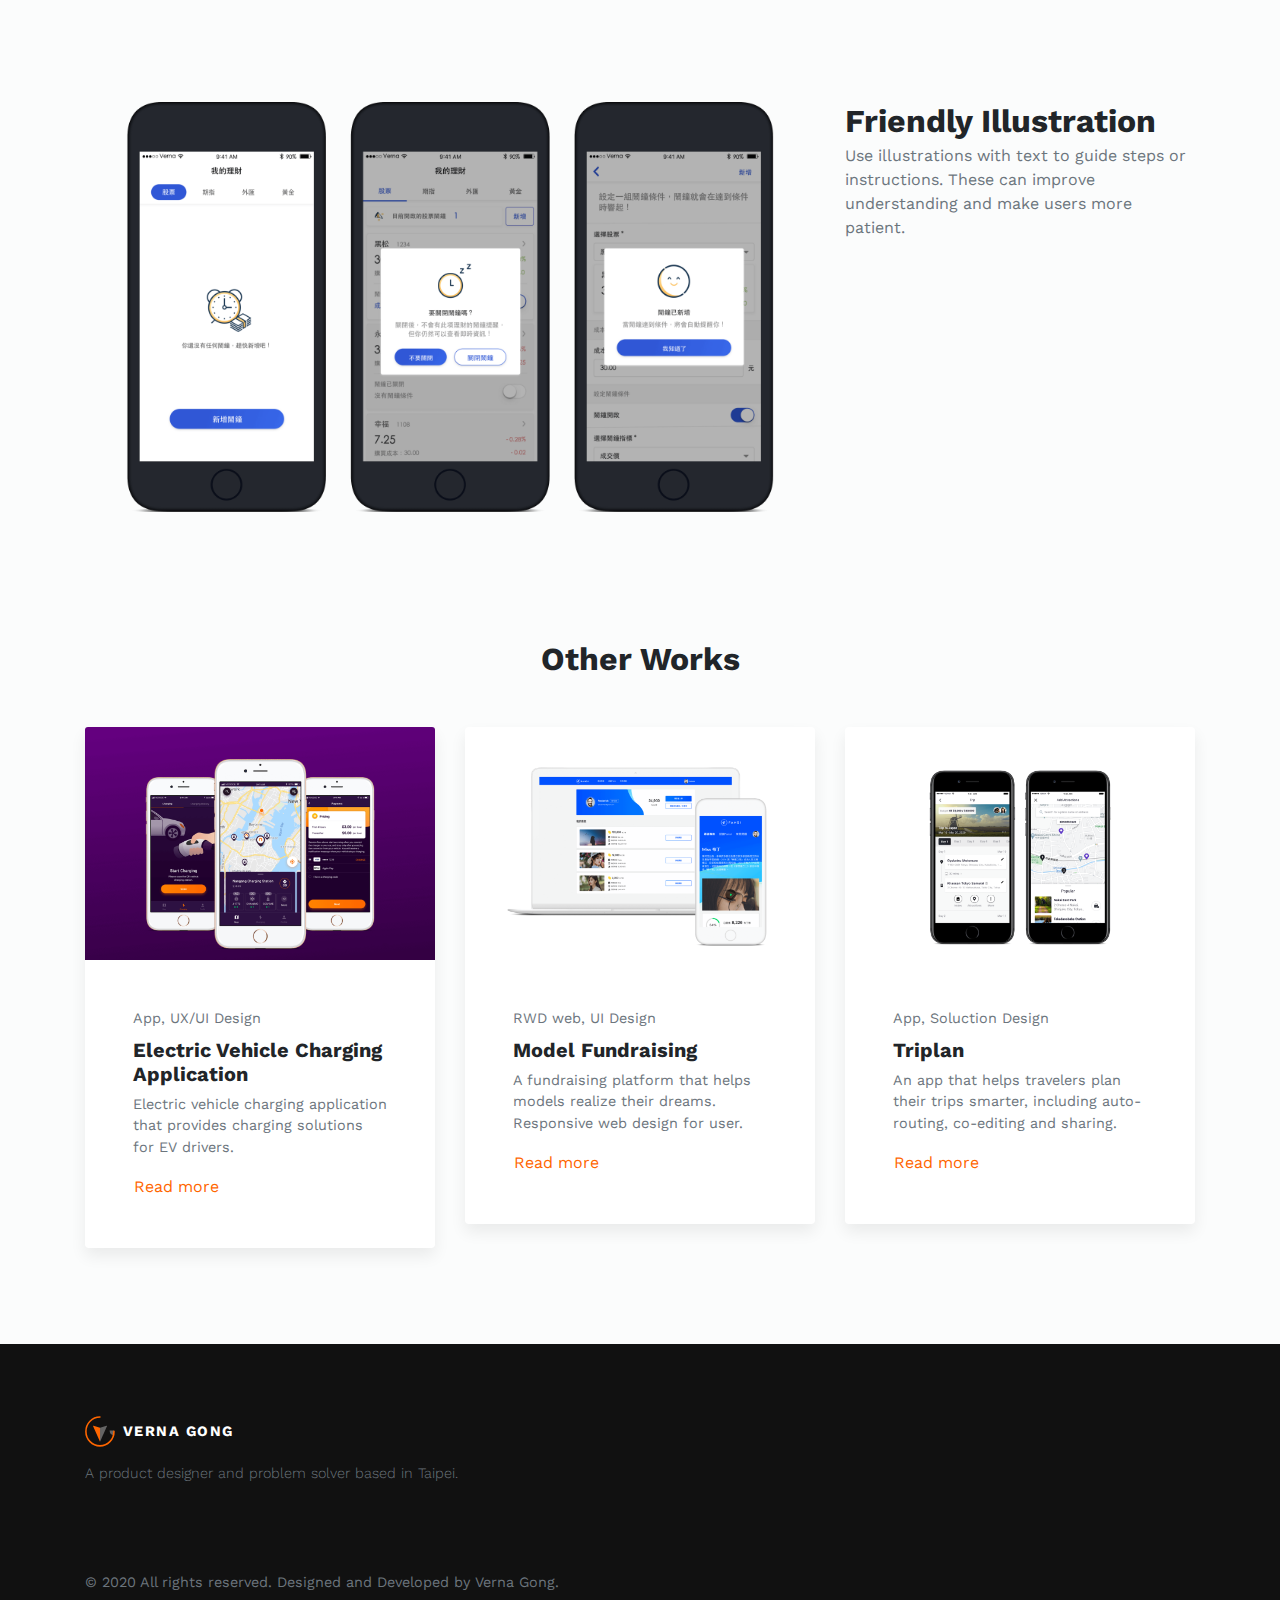
<file: Finstep.html>
<!DOCTYPE html>
<html>
  <head>
       <script async src="https://www.googletagmanager.com/gtag/js?id=UA-180262922-1"></script>
    <script>
  window.dataLayer = window.dataLayer || [];
  function gtag(){dataLayer.push(arguments);}
  gtag('js', new Date());

  gtag('config', 'UA-180262922-1');
    </script>
    <meta charset="utf-8">
    <meta charset="utf-8">
    <meta http-equiv="X-UA-Compatible" content="IE=edge">
    <title>Verna | Personal Website</title>
    <meta name="description" content="">
    <meta name="viewport" content="width=device-width, initial-scale=1">
    <meta name="robots" content="all,follow">
    <!-- Bootstrap CSS-->
    <link rel="stylesheet" href="vendor/bootstrap/css/bootstrap.min.css">
    <!-- Google fonts-->
    <link rel="stylesheet" href="https://fonts.googleapis.com/css?family=Work+Sans:300,400,700&amp;display=swap">
    <!-- Owl carousel2-->
    <link rel="stylesheet" href="vendor/owl.carousel2/assets/owl.carousel.min.css">
    <link rel="stylesheet" href="vendor/owl.carousel2/assets/owl.theme.default.min.css">
    <!-- Bootstrap Select-->
    <link rel="stylesheet" href="vendor/bootstrap-select/css/bootstrap-select.min.css">
    <!-- Lightbox-->
    <link rel="stylesheet" href="vendor/lightbox2/css/lightbox.min.css">
    <!-- theme stylesheet-->
    <link rel="stylesheet" href="css/style.default.css" id="theme-stylesheet">
    <!-- Custom stylesheet - for your changes-->
    <link rel="stylesheet" href="css/custom.css">
    <!-- Favicon-->
    <link rel="shortcut icon" href="img/favicon.png">
    <!-- Tweaks for older IEs--><!--[if lt IE 9]>
        <script src="https://oss.maxcdn.com/html5shiv/3.7.3/html5shiv.min.js"></script>
        <script src="https://oss.maxcdn.com/respond/1.4.2/respond.min.js"></script><![endif]-->
  </head>
  <body>
    <!-- navbar-->
    <header class="header">
      <nav class="navbar navbar-expand-lg navbar-light bg-white py-3 py-lg-2">
        <div class="container"><a class="navbar-brand py-3 d-flex align-items-center" href="index.html"><img src="img/logo.svg" alt="" width="30"><span class="text-uppercase text-small font-weight-bold text-dark ml-2 mb-0">Verna</span></a>
          <button class="navbar-toggler navbar-toggler-right" type="button" data-toggle="collapse" data-target="#navbarSupportedContent" aria-controls="navbarSupportedContent" aria-expanded="false" aria-label="Toggle navigation"><span class="navbar-toggler-icon"></span></button>
          <div class="collapse navbar-collapse" id="navbarSupportedContent">
            <ul class="navbar-nav ml-auto">
              <li class="nav-item">
                    <!-- Navbar link--><a class="nav-link" href="index.html">Home</a>
              </li>
              <li class="nav-item">
                    <!-- Navbar link--><a class="nav-link" href="About.html">About</a>
              </li>
              <li class="nav-item">
                    <!-- Navbar link--><a class="nav-link" href="https://medium.com/@vernagong" target="_blank">Blog</a>
              </li>
              <li class="nav-item">
                    <!-- Navbar link--><a class="nav-link" href="Contact.html">Contact</a>
              </li>
            </ul>
          </div>
        </div>
      </nav>
    </header>

    <!-- Hero section-->
    <section class="hero-home py-5">
      <div class="container pt-8">
          <div class="row text-center align-items-center">
          <div class="col-md-4">
            <h1 class="mb-3">Finstep</h1>
          </div>
          <div class="col-md-8">
            <div class=""><img class="img-fluid" src="img/preview_finstep.png" alt=""></div>
          </div>
        </div>
      </div>
    </section>
    
    <!-- About project -->
    <section class="py-5">
      <div class="container pt-8">
        <div class="row">
          <div class="col-lg-6">
            <h2>An alarm clock that makes financial management easier.</h2>
          </div>
          <div class="col-lg-6"> 
            <p class="text-muted">FinStep is named after the combination of "Fintech" and "Step by Step". Product customers are petty office workers who often want to pay attention to the wealth management projects they are interested in. They may not be able to check the status of prices when they are at work or they may not have the help of a financial manager. FinStep has designed a personalized, intuitive financial alarm clock for petty office workers to help track real-time prices.</p>
          </div>
        </div>
      </div>
    </section>
    <section class="pb-5">
      <div class="container pt-7">
        <div class="row">
          <div class="col-lg-6 mb-3 mb-lg-0">
            <div class="media">
              <div class="icon-block-5 rounded-circle"><i class="fas fa-check"></i></div>
              <div class="media-body ml-3">
                <h5>Time</h5>
                <p class="text-small text-muted">Aug. 2018 - Sep. 2018</p>
              </div>
            </div>
          </div>
          <div class="col-lg-6 mb-3 mb-lg-0">
            <div class="media">
              <div class="icon-block-5 rounded-circle"><i class="fas fa-check"></i></div>
              <div class="media-body ml-3">
                <h5>My Role</h5>
                <p class="text-small text-muted">- Problem insights and find out solutions<br>- Define user flows, wireframes<br>- UI design</p>
              </div>
            </div>
          </div>
        </div>
      </div>
    </section>
    
    <!-- Backgound -->
    <section class="pb-5 pt-6">
      <div class="container">
        <div class="row">
        <div class="col-lg-7 align-items-center">
         <p class="h6 text-primary-5 text-uppercase"> How I Start </p>
        <h2 class="mb-1">Discover</h2>
          <p class="text-muted">This is a Side Project that comes from its own experience. For a small capitalist who is not sensitive to numbers, it is obvious that he wants to invest but is also afraid of trouble and that the data is difficult to understand.<br>When I felt my confusion, I began to ask like friends around me, and found that young office workers often encountered many problems when investing, such as being unable to check at work, too much trend information to read, easy to be ignored by financial managers, etc. <br>Therefore, I started an investigation and tried to come up with a designed solution.</p>
        </div>
        <div class="col-lg-5">
            <div class="border-0"><img class="card-img-top img-fluid" src="img/finstep_intro.png" alt="...">
            </div>
        </div>
        </div>
      </div>
    </section> 
    
        <!-- Interviews -->
    <section class="pb-5 pt-6">
      <div class="container pb-5 col-lg-9">
        <header class="text-center mb-5">
          <p class="h6 text-primary-5 text-uppercase"> Interviews and Survey </p>
          <h2 class="mb-1">What People Says</h2>
          <p class="text-muted">I conducted several interviews with my friends to understand their current investment behavior and pain points. At the same time, a questionnaire survey was conducted to help me understand my needs more widely and clearly.</p>
        </header>
        <div class="row text-center">
          <div class="col-lg-4 px-lg-2">
            <div class="card border-0 shadow">
              <div class="card-body px-4 py-5">
                <h2 class="h5">Insight #1</h2>
                <p class="text-small">Everyone’s situation is different and needs to be personalized.<br><br></p>
              </div>
            </div>
          </div>
          <div class="col-lg-4 px-lg-2">
            <div class="card border-0 shadow">
              <div class="card-body px-4 py-5">
                <h2 class="h5">Insight #2</h2>
                <p class="text-small">Hope there is a platform or tool that can bring together the investment information I want to see.</p>
              </div>
            </div>
          </div>
          <div class="col-lg-4 px-lg-2">
            <div class="card border-0 shadow">
              <div class="card-body px-4 py-5">
                <h2 class="h5">Insight #3</h2>
                <p class="text-small">Financial instruments terms are sometimes too complex and require more clarity.</p>
              </div>
            </div>
          </div>
        </div>
      </div>
    </section>
    
    <section class="pb-5 pt-5">
      <div class="container pb-5 col-lg-9">
        <header class="text-center mb-5">
          <h2 class="mb-1">Survey Results</h2>
          <p class="text-muted">Due to time constraints, the scope of the survey and the number of people are relatively small. After review, there are 22 valid questionnaires. I refer to the results of this time and the content of the interview.</p>
        </header>
        <div class="row text-center">
          <div class="col-lg-6 px-lg-2">
            <div class="card border-0 shadow">
              <div class="card-body px-4 py-5">
                <p class="text-muted">Age</p>
                <h2 class="h5">Average 32.73</h2>
                <div class="border-0"><img class="card-img-top img-fluid" src="img/fin_survey_age.svg" alt="...">
                </div>
              </div>
            </div>
          </div>
          <div class="col-lg-6 px-lg-2">
            <div class="card border-0 shadow">
              <div class="card-body px-4 py-5">
               <p class="text-muted">Total Funds for Financial Management</p>
                <h2 class="h5">Less than 50,000: 31.8%<br>50,000 to 100,000: 27.2 %</h2>
                <div class="border-0"><img class="card-img-top img-fluid" src="img/fin_survey_money.svg" alt="...">
                </div>
              </div>
            </div>
          </div>
        </div>
      </div>
       <div class="container pb-5 col-lg-9">
        <div class="row text-center">
         <div class="col-lg-6 px-lg-2">
            <div class="card border-0 shadow">
              <div class="card-body px-4 py-5">
                <p class="text-muted">Current or Tried Financing Method</p>
                <h2 class="h5">Main: Stocks, Funds, Foreign currencies<br>Minor: Futures, Gold, Bonds, Insurance, ETF</h2>
                <div class="border-0"><img class="card-img-top img-fluid" src="img/fin_survey_way.svg" alt="...">
                </div>
              </div>
            </div>
          </div>
          <div class="col-lg-6 px-lg-2">
            <div class="card border-0 shadow">
              <div class="card-body px-4 py-5">
                <p class="text-muted">Problem or Pain Point of Financial Management</p>
                <h2 class="h5">No.1: Afraid of losing money.<br>No.2: Don't know when to buy/sell.<br>No.3: Cannot tracking any time.<br>No.3: Need suggestions.</h2>
                <div class="border-0"><img class="card-img-top img-fluid" src="img/fin_survey_problem.svg" alt="...">
                </div>
              </div>
            </div>
          </div>
        </div>
      </div>
    </section>
    
    <!-- Persona -->
    <section class="pb-5">
      <div class="container pt-6">
        <div class="col-lg-12 text-center">
         <p class="h6 text-primary-5 text-uppercase"> Definition of Users </p>
        <h2 class="mb-1">Target Users</h2>
          <p class="text-muted">In order to empathize with the users, I created the persona which are based purely on interview and survey. These serve as a starting point to reflect on the needs of the user and possible solutions that can be considered later in building the information architecture.</p><br><br>
        </div>
        <div class="card shadow text-center map-bg">
          <div class="card-body p-lg-5">
            <div class="p-4">
              <div class="row mb-5">
                <div class="col-lg-7 mx-auto">
                  <p class="h6 text-primary-5 text-uppercase">Persona</p>
                  <h2>Investor</h2>
                </div>
              </div>
              <div class="row">
                <div class="card border-0 shadow hover-transition"><img class="card-img-top img-fluid" src="img/persona_finstep.png" alt="...">
                </div>
              </div>
            </div>
          </div>
        </div>
      </div>
    </section>
    
    <!-- User Journey -->
    <section class="pb-5">
      <div class="container pb-5">
        <div class="card shadow text-center map-bg">
          <div class="card-body p-lg-5">
            <div class="p-4">
              <div class="row mb-5">
                <div class="col-lg-12 mx-auto">
                  <p class="h6 text-primary-5 text-uppercase">Key Features</p>
                  <p class="text-muted">After discussing the goals with the customer, we defined the key functions required in the first stage, which will be the core value of the initial stage of the product.</p>
                </div>
              </div>
              
              <div class="row">
                  <div class="col-lg-3">
                  <span style="font-size: 36px; color: #3057D5;">
                    <i class="fas fa-poll"></i>
                  </span>
                  <h4>Financial Managements</h4>
                  <p class="text-muted">There are four types of alarm clocks: stock, futures, foreign currency, and gold. Multiple alarm clocks can be created under the type.</p>
                  </div>
                  <div class="col-lg-3">
                  <span style="font-size: 36px; color: #3057D5;">
                    <i class="fas fa-stopwatch"></i>
                  </span>
                  <h4>Reminder<br><br></h4>
                  <p class="text-muted">Each financial alarm clock can set conditions, and automatically tracks by the system and alerts users when conditions are met.</p>
                  </div>
                  <div class="col-lg-3">
                  <span style="font-size: 36px; color: #3057D5;">
                    <i class="fas fa-toggle-on"></i>
                  </span>
                  <h4>Alarm Switch<br><br></h4>
                  <p class="text-muted">You can turn off the alarm when you do not want to receive a reminder. You can still view the real-time price when you enter the app, but there is no reminder.</p>
                  </div>
                  <div class="col-lg-3">
                  <span style="font-size: 36px; color: #3057D5;">
                    <i class="fas fa-search-dollar"></i>
                  </span>
                  <h4>Real-time Information</h4>
                  <p class="text-muted">Every time you open the App to update the real-time price, you can also press the update button to update the status.</p>
                  </div>
              </div>
            </div>
          </div>
        </div>
      </div>
    </section>
    
    <!-- Defination -->
    <section class="bg-light pt-7">           
      <div class="container pb-5 text-center">
        <div class="row">
          <div class="col-lg-7 mx-auto">
            <p class="h6 text-uppercase text-primary-5">What have I done</p>
            <!-- <h2 class="mb-3">Stay up to date with useful tips via our newsletter</h2> -->
            <p class="text-muted mb-5">According to the defined functions, I quickly create wireframes and UI designs of these functions to express the actual flow of this solution.</p>
          </div>
          <div class="border-0 hover-transition"><img class="card-img-top img-fluid" src="img/fin_solution_userflow.svg" alt="...">
            </div>
        </div>
      </div>
    </section>
    
    <!-- UI Design -->
    
    <section class="pb-5 pt-7">
      <div class="container col-lg-8 text-center">
        <div class="row">
        <div class="col-lg-12 align-items-center">
        <h2 class="mb-1">Quickly View to Your Investment</h2>
          <p class="text-muted">Classified by financial category, clear alarm clock items are presented. Use the color to distinguish the on and off states of the alarm clock, and quickly identify the ups and downs with the color.</p>
        </div>
        <div class="col-lg-12">
            <div class="border-0"><img class="card-img-top img-fluid" src="img/finstep_UIcards.png" alt="...">
            </div>
        </div>
        </div>
      </div>
    </section>
    
    <section class="pb-5 pt-6">
      <div class="container">
        <div class="row">
        <div class="col-lg-4 align-items-center">
        <h2 class="mb-1">Easy to Create Alarm Clock</h2>
          <p class="text-muted">Clearly indicate the status before selecting a financial management item, and display trend information after selection. Keep the trend information consistent with the content of the cards in the list and maintain visual consistency.</p>
        </div>
        <div class="col-lg-8">
            <div class="border-0"><img class="card-img-top img-fluid" src="img/finstep_UIadd.png" alt="...">
            </div>
        </div>
        </div>
      </div>
    </section>
    
    <section class="pb-5 pt-6">
      <div class="container">
        <div class="row">
        <div class="col-lg-8">
            <div class="border-0"><img class="card-img-top img-fluid" src="img/finstep_UIillustration.png" alt="...">
            </div>
        </div>
        <div class="col-lg-4 align-items-center">
        <h2 class="mb-1">Friendly Illustration</h2>
          <p class="text-muted">Use illustrations with text to guide steps or instructions. These can improve understanding and make users more patient.</p>
        </div>
        </div>
      </div>
    </section>
    
   <!-- Works Section-->
    <section class="pb-5 pt-7">
      <div class="container pb-5">
        <header class="text-center mb-5">
          <h2 class="mb-1">Other Works</h2>
        </header>
        <div class="row">
          <div class="col-lg-4 mb-4 mb-lg-0">
                <div class="card border-0 shadow hover-transition"><a href="EV-app.html" target="_blank"><img class="card-img-top img-fluid" src="img/project_evApp.png" alt="..."></a>
                  <div class="card-body p-5">
                    <p class="text-small text-muted mb-2">App, UX/UI Design</p>
                    <h3 class="h5"><a class="stretched-link reset-anchor" href="EV-app.html" target="_blank">Electric Vehicle Charging Application</a></h3>
                    <p class="text-small text-muted">Electric vehicle charging application that provides charging solutions for EV drivers.</p><a class="btn btn-link p-0" href="EV-app.html" target="_blank">Read more</a>
                  </div>
                </div>
          </div>
          
          <div class="col-lg-4 mb-4 mb-lg-0">
                <div class="card border-0 shadow hover-transition"><a href="Model.html" target="_blank"><img class="card-img-top img-fluid" src="img/project_fansi.png" alt="..."></a>
                  <div class="card-body p-5">
                    <p class="text-small text-muted mb-2">RWD web, UI Design</p>
                    <h3 class="h5"><a class="stretched-link reset-anchor" href="Model.html" target="_blank">Model Fundraising</a></h3>
                    <p class="text-small text-muted">A fundraising platform that helps models realize their dreams. Responsive web design for user.</p><a class="btn btn-link p-0" href="Model.html" target="_blank">Read more</a>
                  </div>
                </div>
          </div>
          
          <div class="col-lg-4">
                <div class="card border-0 shadow hover-transition"><a href="Triplan.html" target="_blank"><img class="card-img-top img-fluid" src="img/project_triplan.png" alt="..."></a>
                  <div class="card-body p-5">
                    <p class="text-small text-muted mb-2">App, Soluction Design</p>
                    <h3 class="h5"><a class="stretched-link reset-anchor" href="Triplan.html" target="_blank">Triplan</a></h3>
                    <p class="text-small text-muted">An app that helps travelers plan their trips smarter, including auto-routing, co-editing and sharing.</p><a class="btn btn-link p-0" href="Triplan.html" target="_blank">Read more</a>
                  </div>
                </div>
          </div>
          
        </div>
      </div>
    </section>
   
    <!-- Footer -->
    <footer style="background: #111;">
      <div class="container py-4">
        <div class="row py-5">
          <div class="col-md-12 col-sm-12 mb-3 mb-md-0">
              <div class="d-flex align-items-center mb-3"><a class="reset-anchor" href="http://vernagong.com/"><img src="img/logo-footer.svg" alt="" width="30"><span class="text-uppercase text-small font-weight-bold text-white ml-2">Verna Gong</span></a></div>
            <p class="text-muted text-small font-weight-light mb-3">A product designer and problem solver based in Taipei.</p>
            <ul class="list-inline mb-0 text-white">
              <li class="list-inline-item"><a class="reset-anchor text-small" href="https://medium.com/@vernagong" target="_blank"><i class="fab fa-medium-m"></i></a></li>
              <li class="list-inline-item"><a class="reset-anchor text-small" href="https://www.linkedin.com/in/verna-gong/" target="_blank"><i class="fab fa-linkedin"></i></a></li>
              <li class="list-inline-item"><a class="reset-anchor text-small" href="https://www.behance.net/vernagonob1aa" target="_blank"><i class="fab fa-behance"></i></a></li>
            </ul>
          </div>
        </div>
        <p class="mb-0 text-muted mb-0 text-small">&copy; 2020 All rights reserved. Designed and Developed by Verna Gong.</p>
      </div>
      <div class="copyrights py-4" style="background: #0e0e0e">
        <div class="container">
          <div class="row text-center">
            <div class="col-md-12 text-lg-left mb-2 mb-md-0">
            </div>
          </div>
        </div>
      </div>
    </footer>
    <!-- JavaScript files-->
    <script src="vendor/jquery/jquery.min.js"></script>
    <script src="vendor/bootstrap/js/bootstrap.bundle.min.js"></script>
    <script src="vendor/owl.carousel2/owl.carousel.min.js"></script>
    <script src="vendor/owl.carousel2.thumbs/owl.carousel2.thumbs.min.js"></script>
    <script src="vendor/bootstrap-select/js/bootstrap-select.min.js"></script>
    <script src="vendor/lightbox2/js/lightbox.min.js"></script>
    <script src="js/bootstrap-filestyle.min.js"></script>
    <script src="js/front.js"></script>
    <script>
      // ------------------------------------------------------- //
      //   Inject SVG Sprite - 
      //   see more here 
      //   https://css-tricks.com/ajaxing-svg-sprite/
      // ------------------------------------------------------ //
      function injectSvgSprite(path) {
      
          var ajax = new XMLHttpRequest();
          ajax.open("GET", path, true);
          ajax.send();
          ajax.onload = function(e) {
          var div = document.createElement("div");
          div.className = 'd-none';
          div.innerHTML = ajax.responseText;
          document.body.insertBefore(div, document.body.childNodes[0]);
          }
      }
      // this is set to BootstrapTemple website as you cannot 
      // inject local SVG sprite (using only 'icons/orion-svg-sprite.svg' path)
      // while using file:// protocol
      // pls don't forget to change to your domain :)
      injectSvgSprite('https://bootstraptemple.com/files/icons/orion-svg-sprite.svg'); 
      
    </script>
    <!-- FontAwesome CSS - loading as last, so it doesn't block rendering-->
    <link rel="stylesheet" href="https://use.fontawesome.com/releases/v5.7.1/css/all.css" integrity="sha384-fnmOCqbTlWIlj8LyTjo7mOUStjsKC4pOpQbqyi7RrhN7udi9RwhKkMHpvLbHG9Sr" crossorigin="anonymous">
  </body>
</html>
</file>
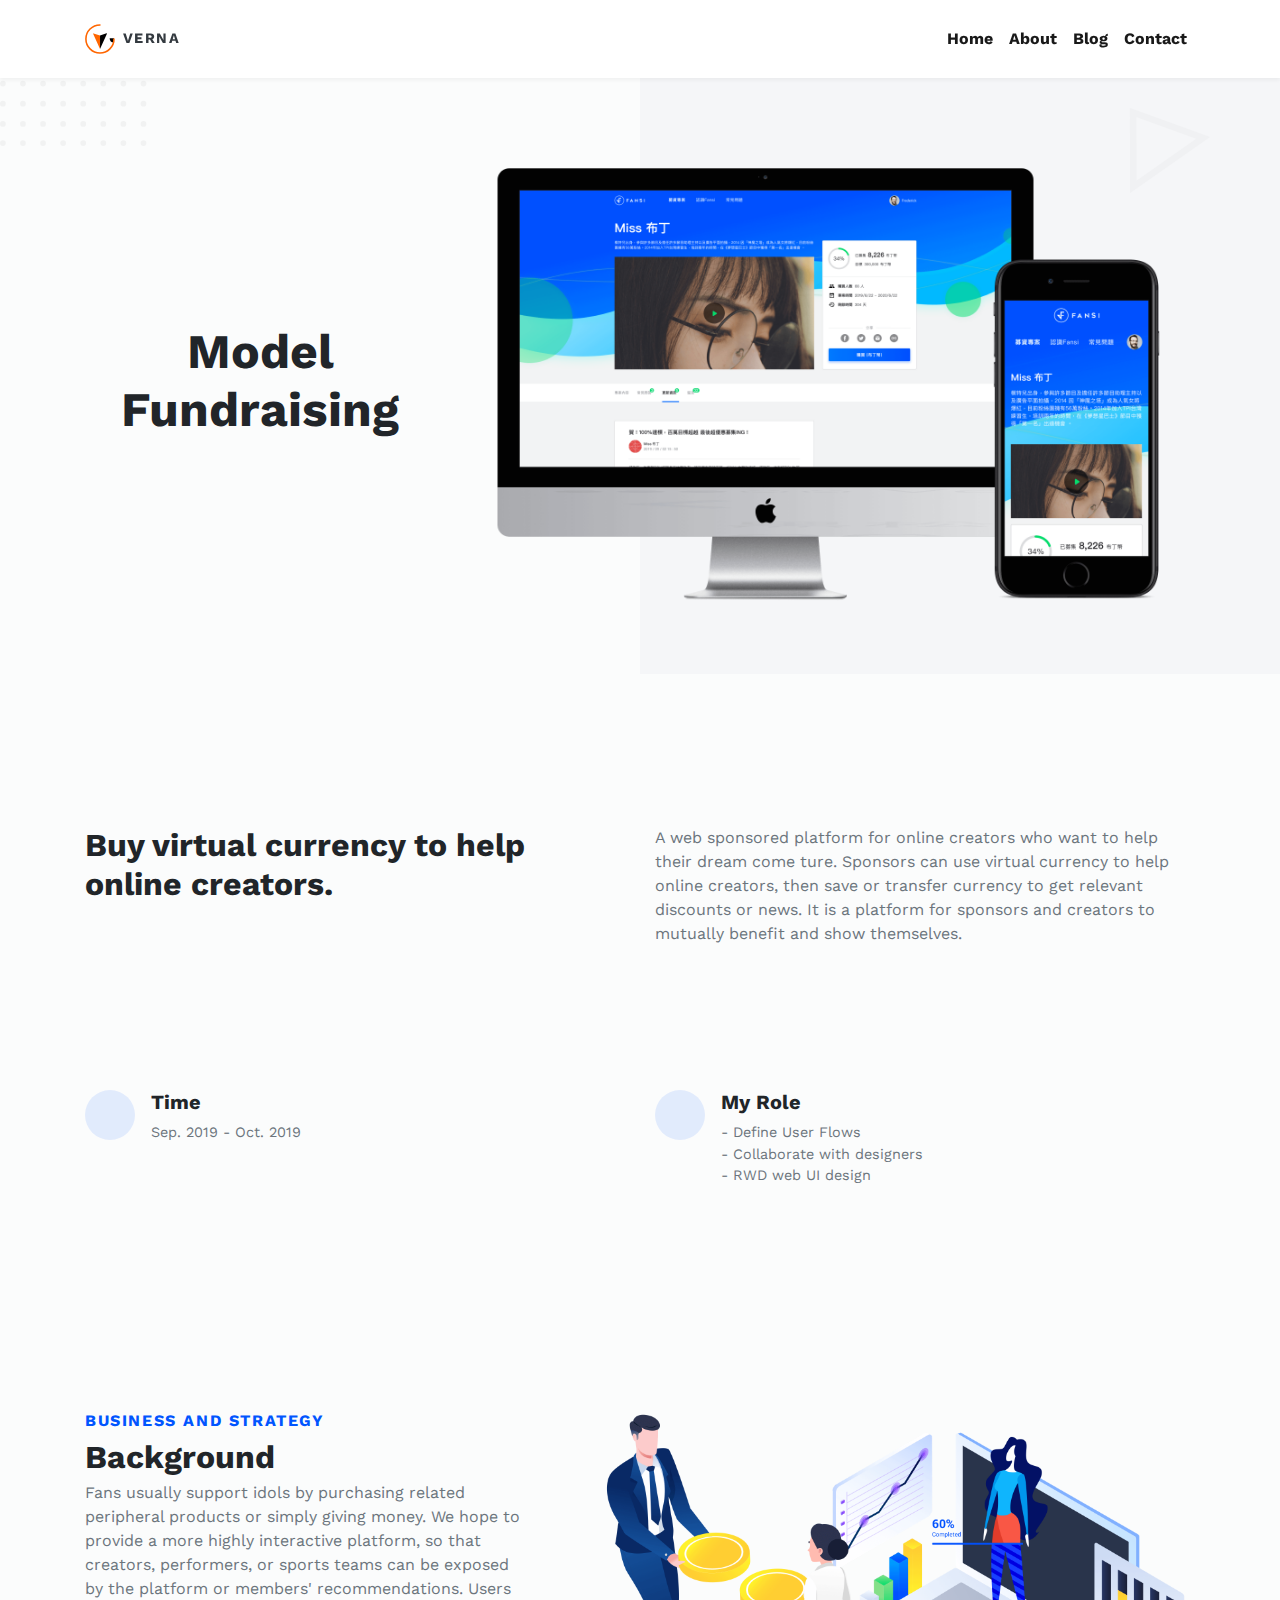
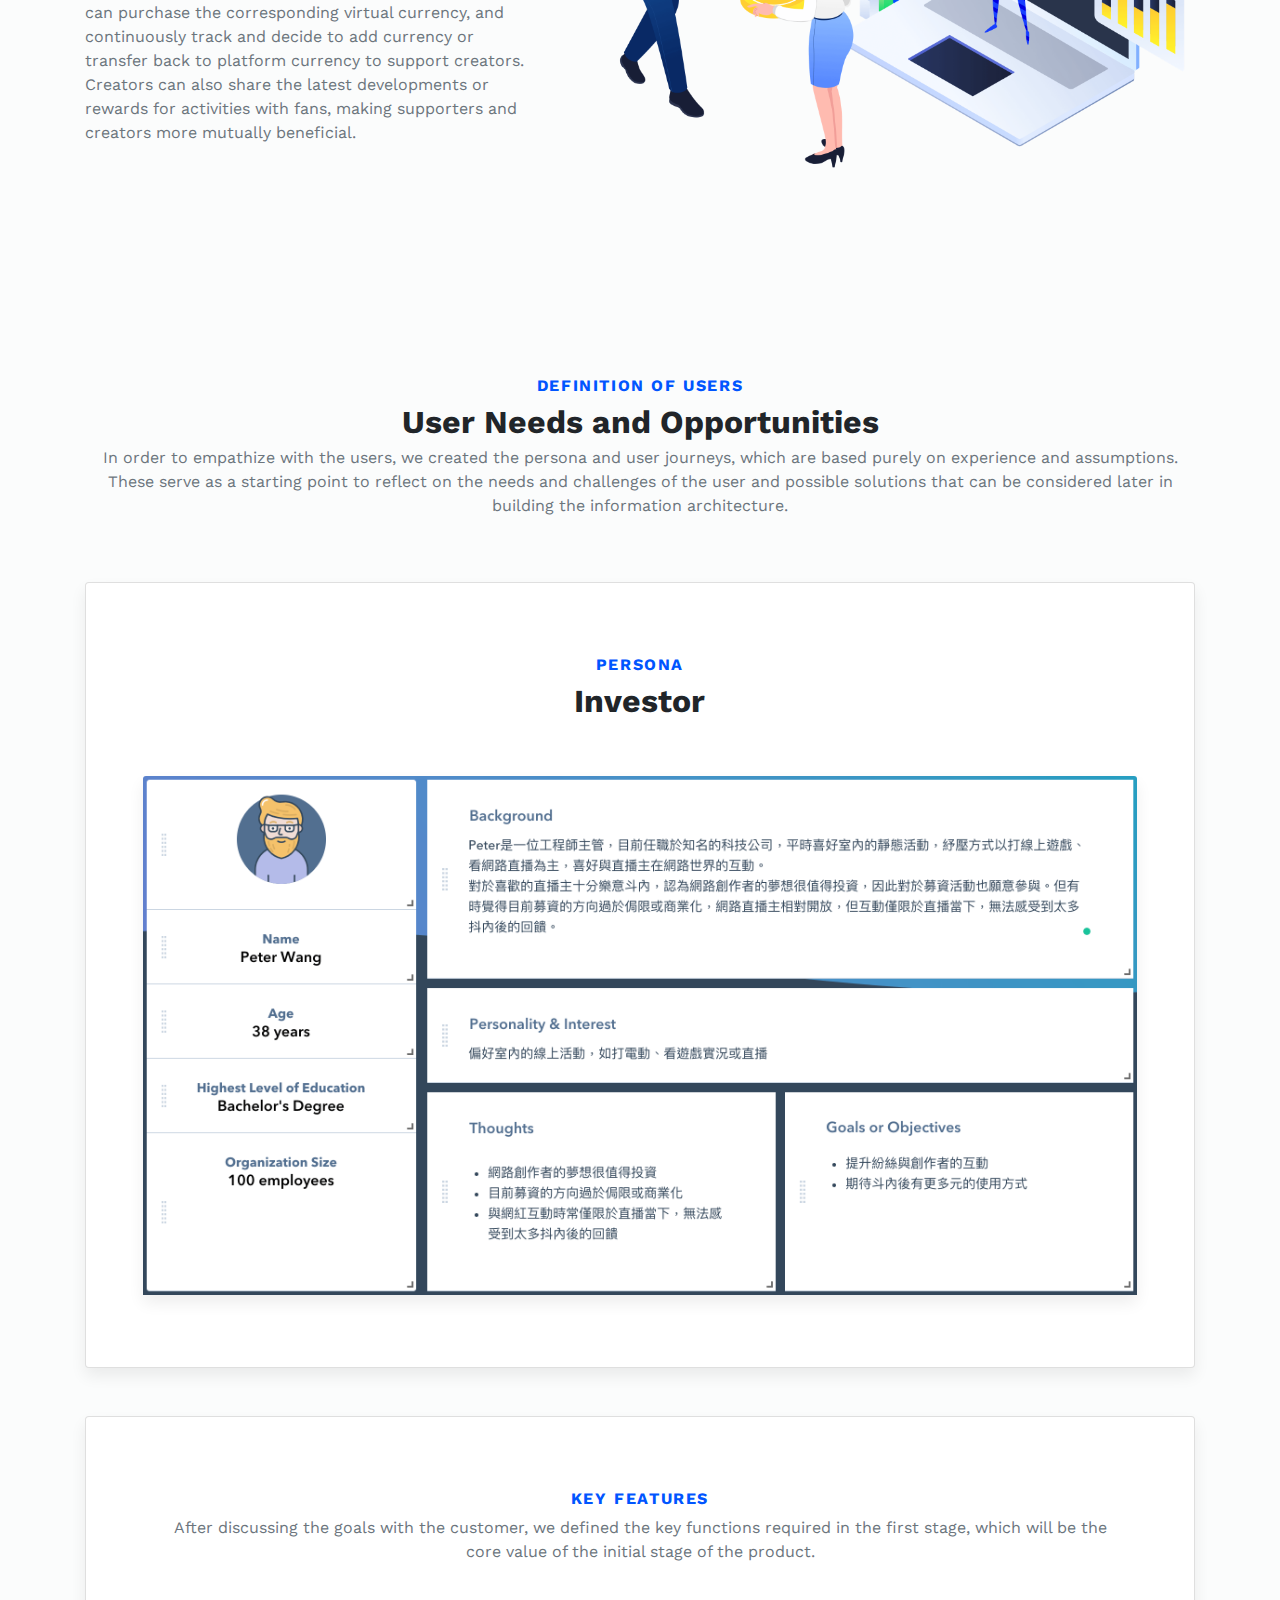
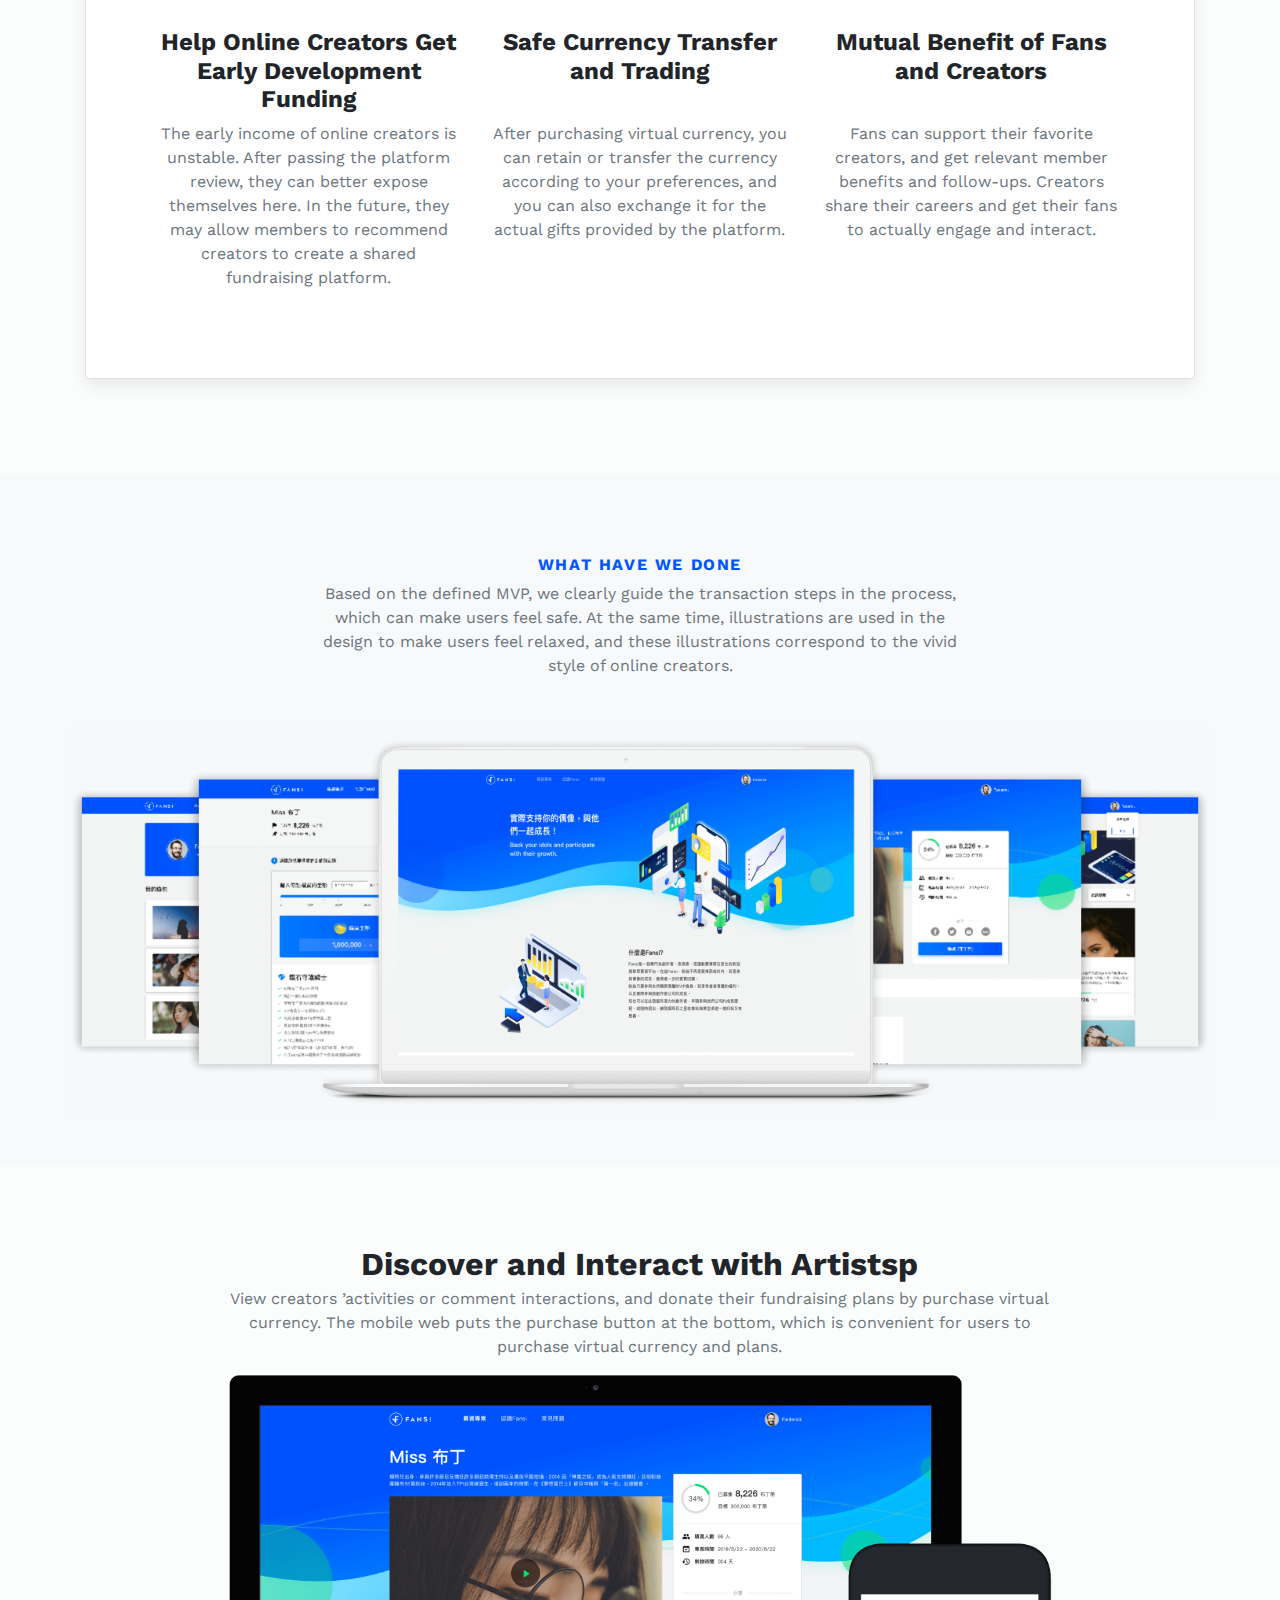
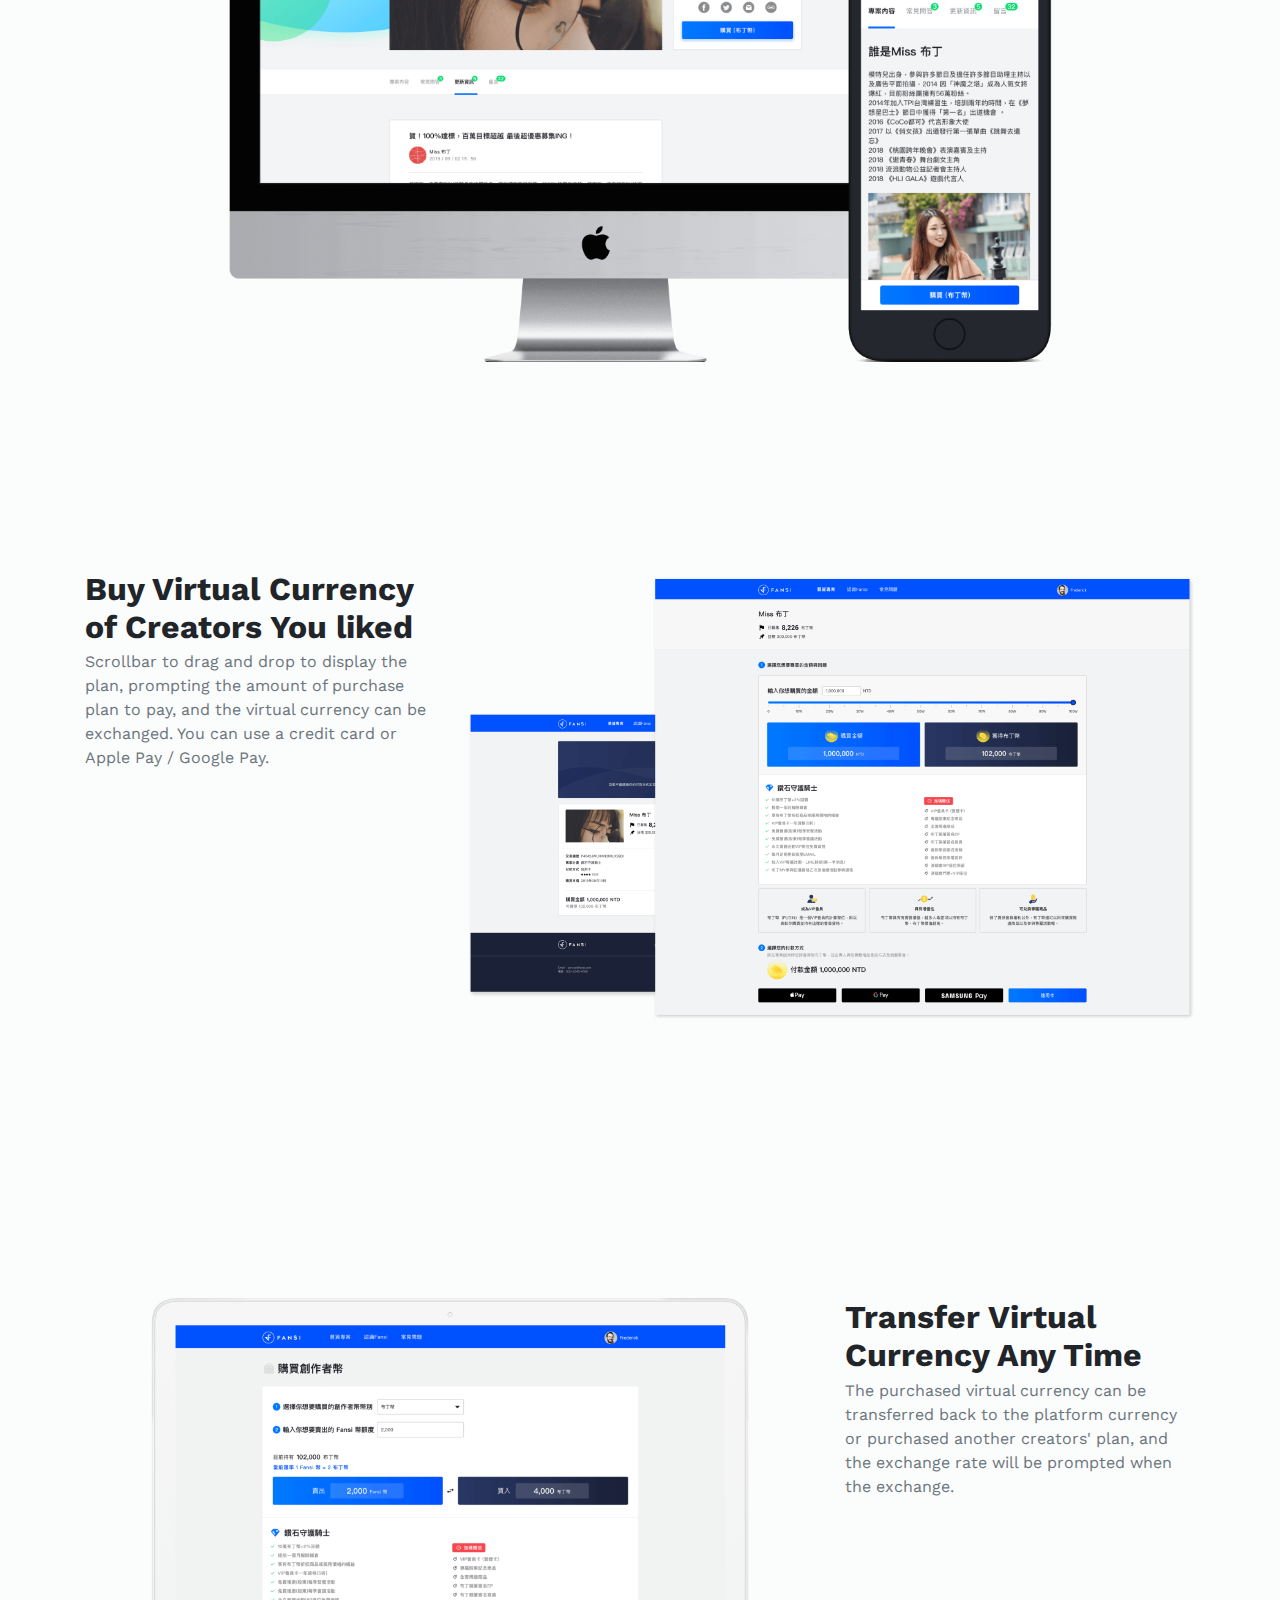
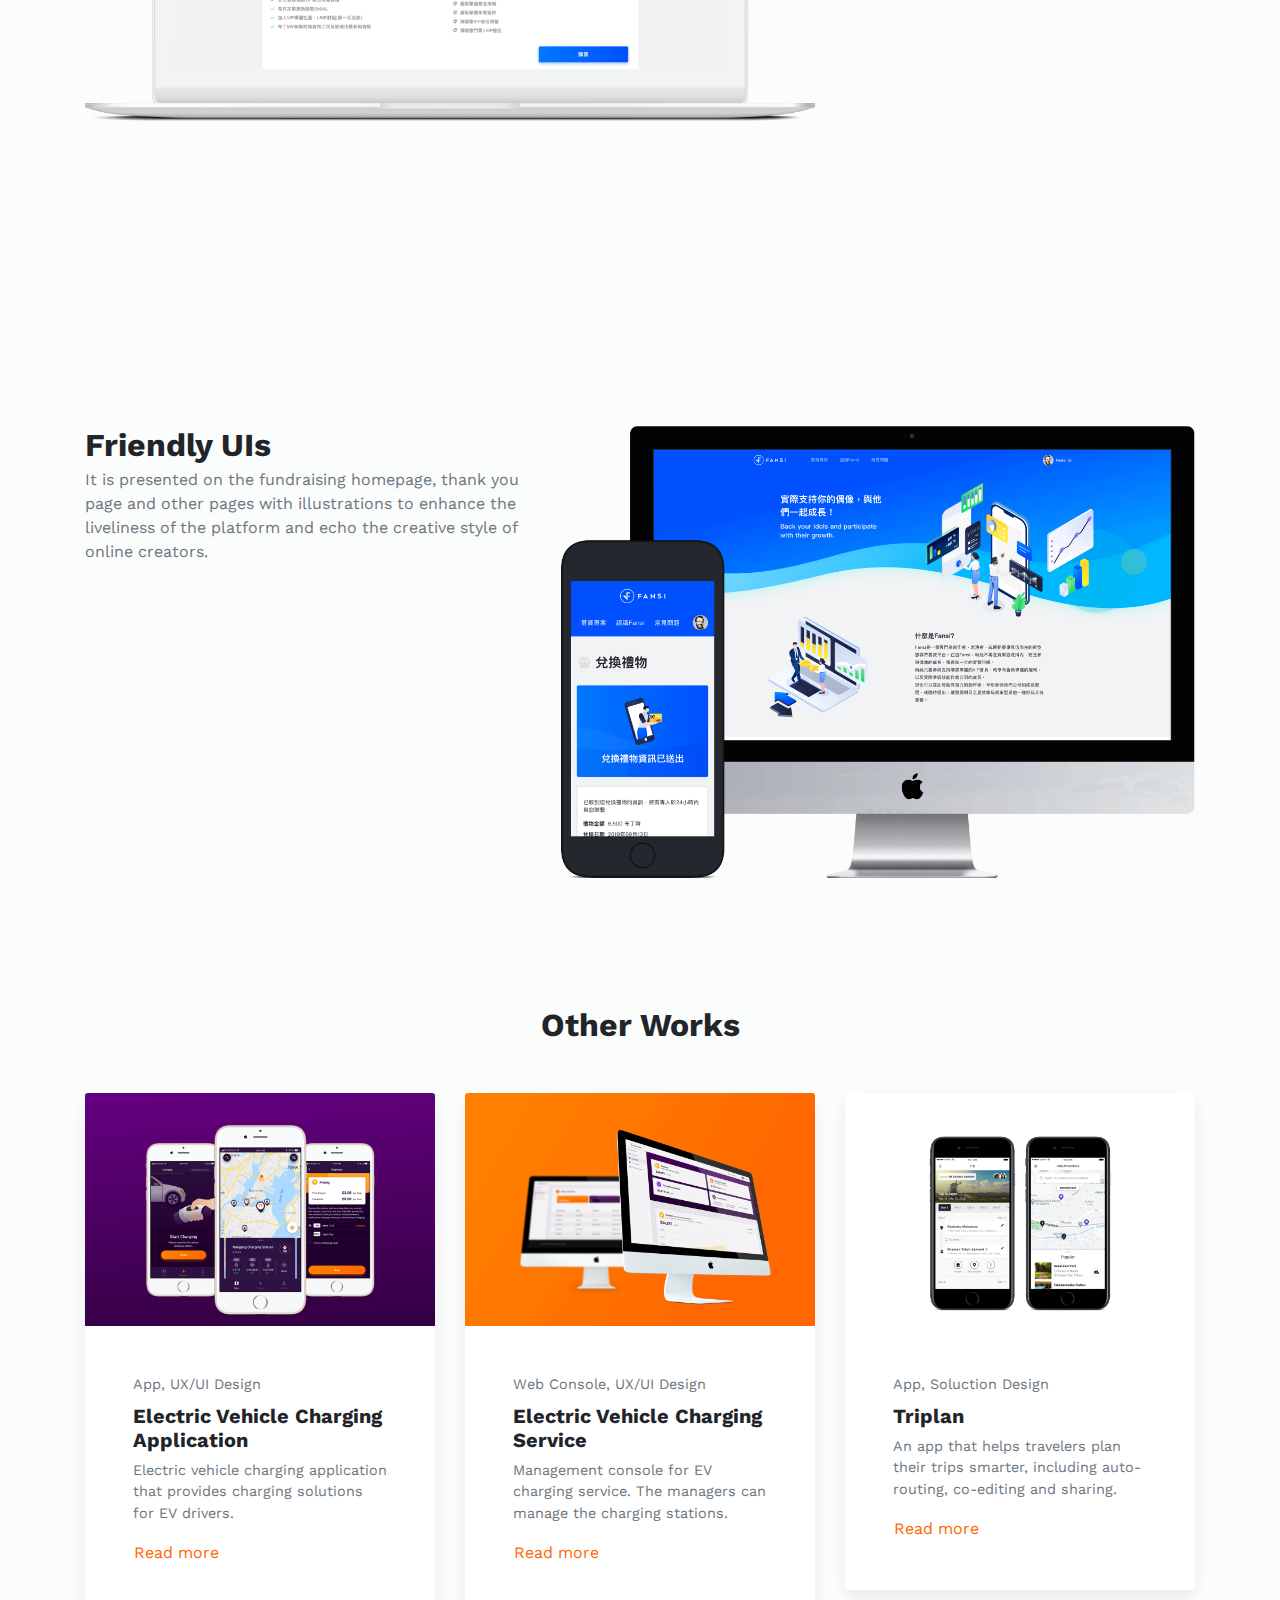
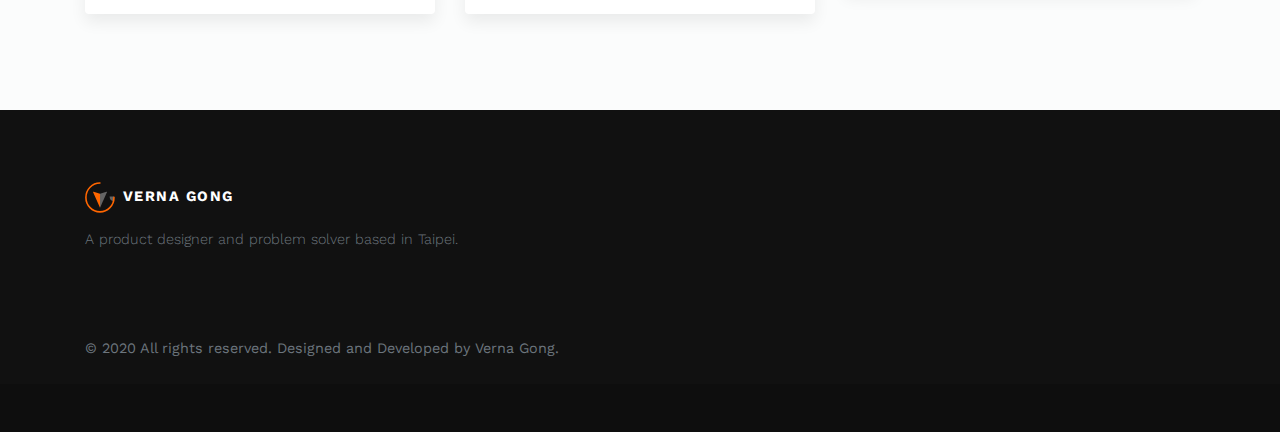
<file: Model.html>
<!DOCTYPE html>
<html>
  <head>
       <script async src="https://www.googletagmanager.com/gtag/js?id=UA-180262922-1"></script>
    <script>
  window.dataLayer = window.dataLayer || [];
  function gtag(){dataLayer.push(arguments);}
  gtag('js', new Date());

  gtag('config', 'UA-180262922-1');
    </script>
    <meta charset="utf-8">
    <meta charset="utf-8">
    <meta http-equiv="X-UA-Compatible" content="IE=edge">
    <title>Verna | Personal Website</title>
    <meta name="description" content="">
    <meta name="viewport" content="width=device-width, initial-scale=1">
    <meta name="robots" content="all,follow">
    <!-- Bootstrap CSS-->
    <link rel="stylesheet" href="vendor/bootstrap/css/bootstrap.min.css">
    <!-- Google fonts-->
    <link rel="stylesheet" href="https://fonts.googleapis.com/css?family=Work+Sans:300,400,700&amp;display=swap">
    <!-- Owl carousel2-->
    <link rel="stylesheet" href="vendor/owl.carousel2/assets/owl.carousel.min.css">
    <link rel="stylesheet" href="vendor/owl.carousel2/assets/owl.theme.default.min.css">
    <!-- Bootstrap Select-->
    <link rel="stylesheet" href="vendor/bootstrap-select/css/bootstrap-select.min.css">
    <!-- Lightbox-->
    <link rel="stylesheet" href="vendor/lightbox2/css/lightbox.min.css">
    <!-- theme stylesheet-->
    <link rel="stylesheet" href="css/style.default.css" id="theme-stylesheet">
    <!-- Custom stylesheet - for your changes-->
    <link rel="stylesheet" href="css/custom.css">
    <!-- Favicon-->
    <link rel="shortcut icon" href="img/favicon.png">
    <!-- Tweaks for older IEs--><!--[if lt IE 9]>
        <script src="https://oss.maxcdn.com/html5shiv/3.7.3/html5shiv.min.js"></script>
        <script src="https://oss.maxcdn.com/respond/1.4.2/respond.min.js"></script><![endif]-->
  </head>
  <body>
    <!-- navbar-->
    <header class="header">
      <nav class="navbar navbar-expand-lg navbar-light bg-white py-3 py-lg-2">
        <div class="container"><a class="navbar-brand py-3 d-flex align-items-center" href="index.html"><img src="img/logo.svg" alt="" width="30"><span class="text-uppercase text-small font-weight-bold text-dark ml-2 mb-0">Verna</span></a>
          <button class="navbar-toggler navbar-toggler-right" type="button" data-toggle="collapse" data-target="#navbarSupportedContent" aria-controls="navbarSupportedContent" aria-expanded="false" aria-label="Toggle navigation"><span class="navbar-toggler-icon"></span></button>
          <div class="collapse navbar-collapse" id="navbarSupportedContent">
            <ul class="navbar-nav ml-auto">
              <li class="nav-item">
                    <!-- Navbar link--><a class="nav-link" href="index.html">Home</a>
              </li>
              <li class="nav-item">
                    <!-- Navbar link--><a class="nav-link" href="About.html">About</a>
              </li>
              <li class="nav-item">
                    <!-- Navbar link--><a class="nav-link" href="https://medium.com/@vernagong" target="_blank">Blog</a>
              </li>
              <li class="nav-item">
                    <!-- Navbar link--><a class="nav-link" href="Contact.html">Contact</a>
              </li>
            </ul>
          </div>
        </div>
      </nav>
    </header>

    <!-- Hero section-->
    <section class="hero-home py-5">
      <div class="container pt-8">
          <div class="row text-center align-items-center">
          <div class="col-md-4">
            <h1 class="mb-3">Model Fundraising</h1>
          </div>
          <div class="col-md-8">
            <div class=""><img class="img-fluid" src="img/preview_fansi.png" alt=""></div>
          </div>
        </div>
      </div>
    </section>
    
    <!-- About project -->
    <section class="py-5">
      <div class="container pt-8">
        <div class="row">
          <div class="col-lg-6">
            <h2>Buy virtual currency to help online creators.</h2>
          </div>
          <div class="col-lg-6"> 
            <p class="text-muted">A web sponsored platform for online creators who want to help their dream come ture. Sponsors can use virtual currency to help online creators, then save or transfer currency to get relevant discounts or news. It is a platform for sponsors and creators to mutually benefit and show themselves.</p>
          </div>
        </div>
      </div>
    </section>
    <section class="pb-5">
      <div class="container pt-7">
        <div class="row">
          <div class="col-lg-6 mb-3 mb-lg-0">
            <div class="media">
              <div class="icon-block-3 rounded-circle"><i class="fas fa-check"></i></div>
              <div class="media-body ml-3">
                <h5>Time</h5>
                <p class="text-small text-muted">Sep. 2019 - Oct. 2019</p>
              </div>
            </div>
          </div>
          <div class="col-lg-6 mb-3 mb-lg-0">
            <div class="media">
              <div class="icon-block-3 rounded-circle"><i class="fas fa-check"></i></div>
              <div class="media-body ml-3">
                <h5>My Role</h5>
                <p class="text-small text-muted">- Define User Flows<br>- Collaborate with designers<br>- RWD web UI design</p>
              </div>
            </div>
          </div>
        </div>
      </div>
    </section>
    
    <!-- Backgound -->
    <section class="pb-5 pt-6">
      <div class="container">
        <div class="row">
        <div class="col-lg-5 align-items-center">
         <p class="h6 text-primary-3 text-uppercase"> Business and strategy </p>
        <h2 class="mb-1">Background</h2>
          <p class="text-muted">Fans usually support idols by purchasing related peripheral products or simply giving money. We hope to provide a more highly interactive platform, so that creators, performers, or sports teams can be exposed by the platform or members' recommendations. Users can purchase the corresponding virtual currency, and continuously track and decide to add currency or transfer back to platform currency to support creators.
          Creators can also share the latest developments or rewards for activities with fans, making supporters and creators more mutually beneficial.</p>
        </div>
        <div class="col-lg-7">
            <div class="border-0"><img class="card-img-top img-fluid" src="img/model_intro.png" alt="...">
            </div>
        </div>
        </div>
      </div>
    </section> 
    
    <!-- Persona -->
    <section class="pb-5">
      <div class="container pt-6">
        <div class="col-lg-12 text-center">
         <p class="h6 text-primary-3 text-uppercase"> Definition of Users </p>
        <h2 class="mb-1">User Needs and Opportunities</h2>
          <p class="text-muted">In order to empathize with the users, we created the persona and user journeys, which are based purely on experience and assumptions. These serve as a starting point to reflect on the needs and challenges of the user and possible solutions that can be considered later in building the information architecture.</p><br><br>
        </div>
        <div class="card shadow text-center map-bg">
          <div class="card-body p-lg-5">
            <div class="p-4">
              <div class="row mb-5">
                <div class="col-lg-7 mx-auto">
                  <p class="h6 text-primary-3 text-uppercase">Persona</p>
                  <h2>Investor</h2>
                </div>
              </div>
              <div class="row">
                <div class="card border-0 shadow hover-transition"><img class="card-img-top img-fluid" src="img/persona_model.png" alt="...">
                </div>
              </div>
            </div>
          </div>
        </div>
      </div>
    </section>
    
    <!-- User Journey -->
    <section class="pb-5">
      <div class="container pb-5">
        <div class="card shadow text-center map-bg">
          <div class="card-body p-lg-5">
            <div class="p-4">
              <div class="row mb-5">
                <div class="col-lg-12 mx-auto">
                  <p class="h6 text-primary-3 text-uppercase">Key Features</p>
                  <p class="text-muted">After discussing the goals with the customer, we defined the key functions required in the first stage, which will be the core value of the initial stage of the product.</p>
                </div>
              </div>
              <div class="row">
                  <div class="col-lg-4">
                  <span style="font-size: 36px; color: #0055ff;">
                    <i class="fas fa-money-check-alt"></i>
                  </span>
                  <h4>Help Online Creators Get Early Development Funding</h4>
                  <p class="text-muted">The early income of online creators is unstable. After passing the platform review, they can better expose themselves here. In the future, they may allow members to recommend creators to create a shared fundraising platform.</p>
                  </div>
                  <div class="col-lg-4">
                  <span style="font-size: 36px; color: #0055ff;">
                    <i class="fas fa-coins"></i>
                  </span>
                  <h4>Safe Currency Transfer and Trading<br><br></h4>
                  <p class="text-muted">After purchasing virtual currency, you can retain or transfer the currency according to your preferences, and you can also exchange it for the actual gifts provided by the platform.</p>
                  </div>
                  <div class="col-lg-4">
                  <span style="font-size: 36px; color: #0055ff;">
                    <i class="fas fa-gifts"></i>
                  </span>
                  <h4>Mutual Benefit of Fans and Creators<br><br></h4>
                  <p class="text-muted">Fans can support their favorite creators, and get relevant member benefits and follow-ups. Creators share their careers and get their fans to actually engage and interact.</p>
                  </div>
              </div>
            </div>
          </div>
        </div>
      </div>
    </section>
    
    <!-- Defination -->
    <section class="bg-light pt-7">           
      <div class="container pb-5 text-center">
        <div class="row">
          <div class="col-lg-7 mx-auto">
            <p class="h6 text-uppercase text-primary-3">What have we done</p>
            <!-- <h2 class="mb-3">Stay up to date with useful tips via our newsletter</h2> -->
            <p class="text-muted mb-5">Based on the defined MVP, we clearly guide the transaction steps in the process, which can make users feel safe. At the same time, illustrations are used in the design to make users feel relaxed, and these illustrations correspond to the vivid style of online creators.</p>
          </div>
          <div class="border-0 hover-transition"><img class="card-img-top img-fluid" src="img/model_UIpreview.png" alt="...">
            </div>
        </div>
      </div>
    </section>
    
    <!-- UI Design -->
    <section class="pb-5 pt-7">
      <div class="container col-lg-8 text-center">
        <div class="row">
        <div class="col-lg-12 align-items-center">
        <h2 class="mb-1">Discover and Interact with Artistsp</h2>
          <p class="text-muted">View creators ’activities or comment interactions, and donate their fundraising plans by purchase virtual currency. The mobile web puts the purchase button at the bottom, which is convenient for users to purchase virtual currency and plans.</p>
        </div>
        <div class="col-lg-12">
            <div class="border-0"><img class="card-img-top img-fluid" src="img/model_UIbuy.png" alt="...">
            </div>
        </div>
        </div>
      </div>
    </section>
    
    <section class="pb-5 pt-6">
      <div class="container">
        <div class="row">
        <div class="col-lg-4 align-items-center">
        <h2 class="mb-1">Buy Virtual Currency of Creators You liked</h2>
          <p class="text-muted">Scrollbar to drag and drop to display the plan, prompting the amount of purchase plan to pay, and the virtual currency can be exchanged. You can use a credit card or Apple Pay / Google Pay.</p>
        </div>
        <div class="col-lg-8">
            <div class="border-0"><img class="card-img-top img-fluid" src="img/model_UIfund.png" alt="...">
            </div>
        </div>
        </div>
      </div>
    </section>
    
    <section class="pb-5 pt-6">
      <div class="container">
        <div class="row">
        <div class="col-lg-8">
            <div class="border-0"><img class="card-img-top img-fluid" src="img/model_UIcoins.png" alt="...">
            </div>
        </div>
        <div class="col-lg-4 align-items-center">
        <h2 class="mb-1">Transfer Virtual Currency Any Time</h2>
          <p class="text-muted">The purchased virtual currency can be transferred back to the platform currency or purchased another creators' plan, and the exchange rate will be prompted when the exchange.</p>
        </div>
        </div>
      </div>
    </section>
    
    <section class="pb-5 pt-6">
      <div class="container">
        <div class="row">
                <div class="col-lg-5 align-items-center">
        <h2 class="mb-1">Friendly UIs</h2>
          <p class="text-muted">It is presented on the fundraising homepage, thank you page and other pages with illustrations to enhance the liveliness of the platform and echo the creative style of online creators.</p>
        </div>
        <div class="col-lg-7">
            <div class="border-0"><img class="card-img-top img-fluid" src="img/model_UIillu.png" alt="...">
            </div>
        </div>
        </div>
      </div>
    </section>
    
   <!-- Works Section-->
    <section class="pb-5 pt-7">
      <div class="container pb-5">
        <header class="text-center mb-5">
          <h2 class="mb-1">Other Works</h2>
        </header>
        <div class="row">
          <div class="col-lg-4 mb-4 mb-lg-0">
                <div class="card border-0 shadow hover-transition"><a href="EV-app.html" target="_blank"><img class="card-img-top img-fluid" src="img/project_evApp.png" alt="..."></a>
                  <div class="card-body p-5">
                    <p class="text-small text-muted mb-2">App, UX/UI Design</p>
                    <h3 class="h5"><a class="stretched-link reset-anchor" href="EV-app.html" target="_blank">Electric Vehicle Charging Application</a></h3>
                    <p class="text-small text-muted">Electric vehicle charging application that provides charging solutions for EV drivers.</p><a class="btn btn-link p-0" href="EV-app.html" target="_blank">Read more</a>
                  </div>
                </div>
          </div>
          
          <div class="col-lg-4">
                <div class="card border-0 shadow hover-transition"><a href="EV-console.html" target="_blank"><img class="card-img-top img-fluid" src="img/project_evConsole.png" alt="..."></a>
                  <div class="card-body p-5">
                    <p class="text-small text-muted mb-2">Web Console, UX/UI Design</p>
                    <h3 class="h5"><a class="stretched-link reset-anchor" href="EV-console.html" target="_blank">Electric Vehicle Charging Service</a></h3>
                    <p class="text-small text-muted">Management console for EV charging service. The managers can manage the charging stations.</p><a class="btn btn-link p-0" href="EV-console.html" target="_blank">Read more</a>
                  </div>
                </div>
          </div>
          
          <div class="col-lg-4">
                <div class="card border-0 shadow hover-transition"><a href="Triplan.html" target="_blank"><img class="card-img-top img-fluid" src="img/project_triplan.png" alt="..."></a>
                  <div class="card-body p-5">
                    <p class="text-small text-muted mb-2">App, Soluction Design</p>
                    <h3 class="h5"><a class="stretched-link reset-anchor" href="Triplan.html" target="_blank">Triplan</a></h3>
                    <p class="text-small text-muted">An app that helps travelers plan their trips smarter, including auto-routing, co-editing and sharing.</p><a class="btn btn-link p-0" href="Triplan.html" target="_blank">Read more</a>
                  </div>
                </div>
          </div>
          
        </div>
      </div>
    </section>
   
    <!-- Footer -->
    <footer style="background: #111;">
      <div class="container py-4">
        <div class="row py-5">
          <div class="col-md-12 col-sm-12 mb-3 mb-md-0">
              <div class="d-flex align-items-center mb-3"><a class="reset-anchor" href="http://vernagong.com/"><img src="img/logo-footer.svg" alt="" width="30"><span class="text-uppercase text-small font-weight-bold text-white ml-2">Verna Gong</span></a></div>
            <p class="text-muted text-small font-weight-light mb-3">A product designer and problem solver based in Taipei.</p>
            <ul class="list-inline mb-0 text-white">
              <li class="list-inline-item"><a class="reset-anchor text-small" href="https://medium.com/@vernagong" target="_blank"><i class="fab fa-medium-m"></i></a></li>
              <li class="list-inline-item"><a class="reset-anchor text-small" href="https://www.linkedin.com/in/verna-gong/" target="_blank"><i class="fab fa-linkedin"></i></a></li>
              <li class="list-inline-item"><a class="reset-anchor text-small" href="https://www.behance.net/vernagonob1aa" target="_blank"><i class="fab fa-behance"></i></a></li>
            </ul>
          </div>
        </div>
        <p class="mb-0 text-muted mb-0 text-small">&copy; 2020 All rights reserved. Designed and Developed by Verna Gong.</p>
      </div>
      <div class="copyrights py-4" style="background: #0e0e0e">
        <div class="container">
          <div class="row text-center">
            <div class="col-md-12 text-lg-left mb-2 mb-md-0">
            </div>
          </div>
        </div>
      </div>
    </footer>
    <!-- JavaScript files-->
    <script src="vendor/jquery/jquery.min.js"></script>
    <script src="vendor/bootstrap/js/bootstrap.bundle.min.js"></script>
    <script src="vendor/owl.carousel2/owl.carousel.min.js"></script>
    <script src="vendor/owl.carousel2.thumbs/owl.carousel2.thumbs.min.js"></script>
    <script src="vendor/bootstrap-select/js/bootstrap-select.min.js"></script>
    <script src="vendor/lightbox2/js/lightbox.min.js"></script>
    <script src="js/bootstrap-filestyle.min.js"></script>
    <script src="js/front.js"></script>
    <script>
      // ------------------------------------------------------- //
      //   Inject SVG Sprite - 
      //   see more here 
      //   https://css-tricks.com/ajaxing-svg-sprite/
      // ------------------------------------------------------ //
      function injectSvgSprite(path) {
      
          var ajax = new XMLHttpRequest();
          ajax.open("GET", path, true);
          ajax.send();
          ajax.onload = function(e) {
          var div = document.createElement("div");
          div.className = 'd-none';
          div.innerHTML = ajax.responseText;
          document.body.insertBefore(div, document.body.childNodes[0]);
          }
      }
      // this is set to BootstrapTemple website as you cannot 
      // inject local SVG sprite (using only 'icons/orion-svg-sprite.svg' path)
      // while using file:// protocol
      // pls don't forget to change to your domain :)
      injectSvgSprite('https://bootstraptemple.com/files/icons/orion-svg-sprite.svg'); 
      
    </script>
    <!-- FontAwesome CSS - loading as last, so it doesn't block rendering-->
    <link rel="stylesheet" href="https://use.fontawesome.com/releases/v5.7.1/css/all.css" integrity="sha384-fnmOCqbTlWIlj8LyTjo7mOUStjsKC4pOpQbqyi7RrhN7udi9RwhKkMHpvLbHG9Sr" crossorigin="anonymous">
  </body>
</html>
</file>
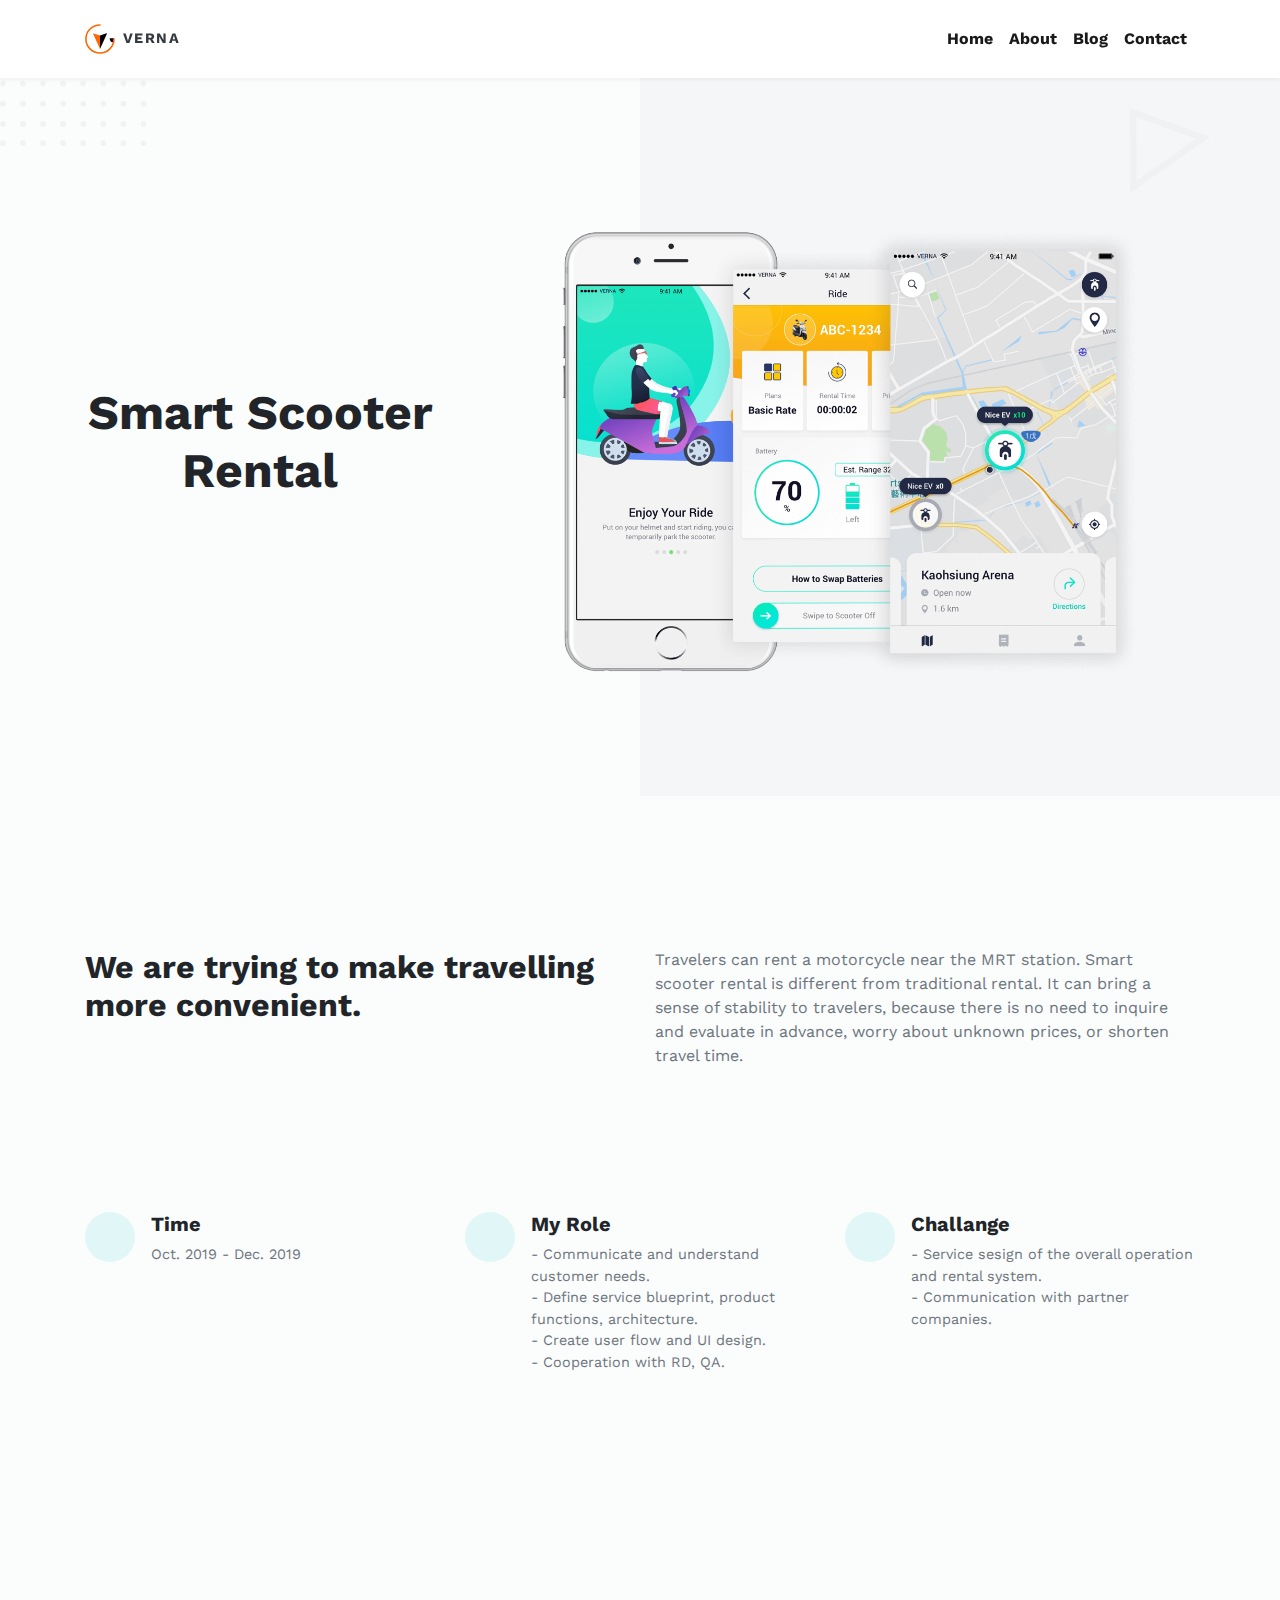
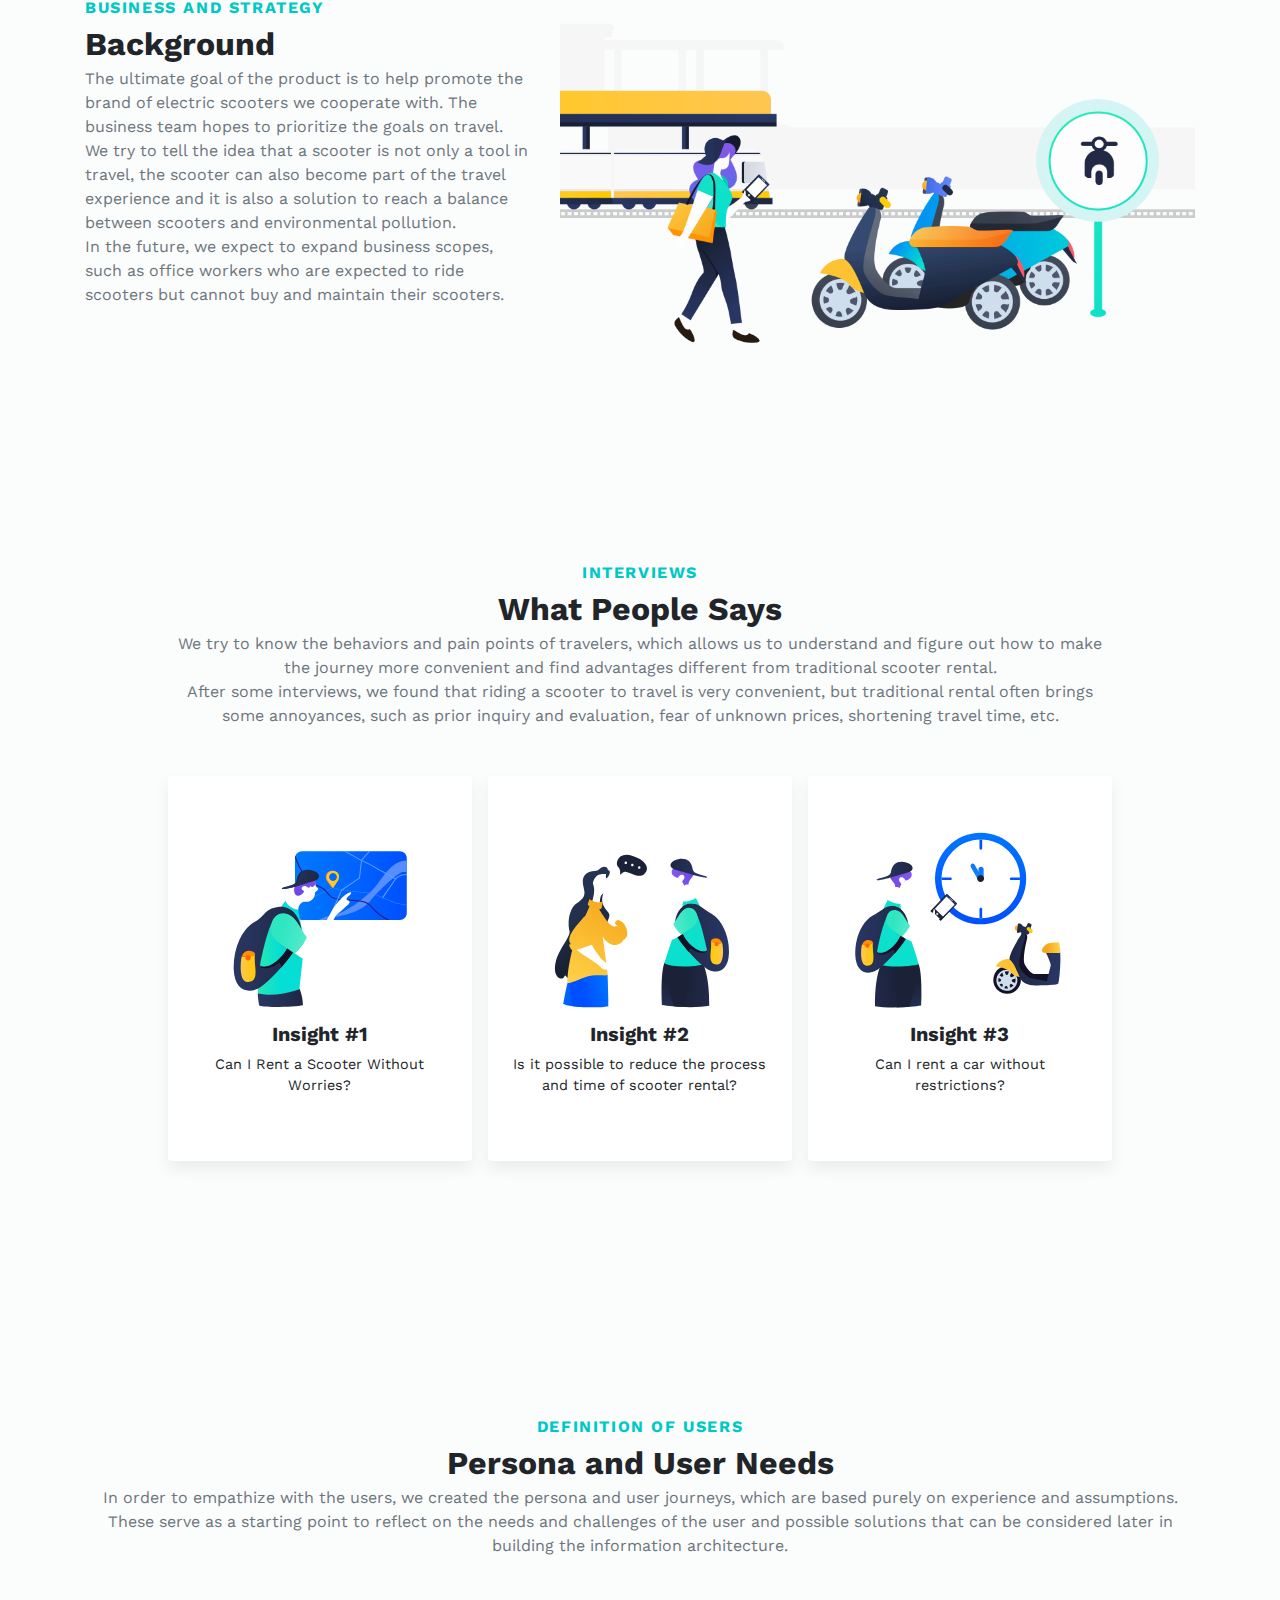
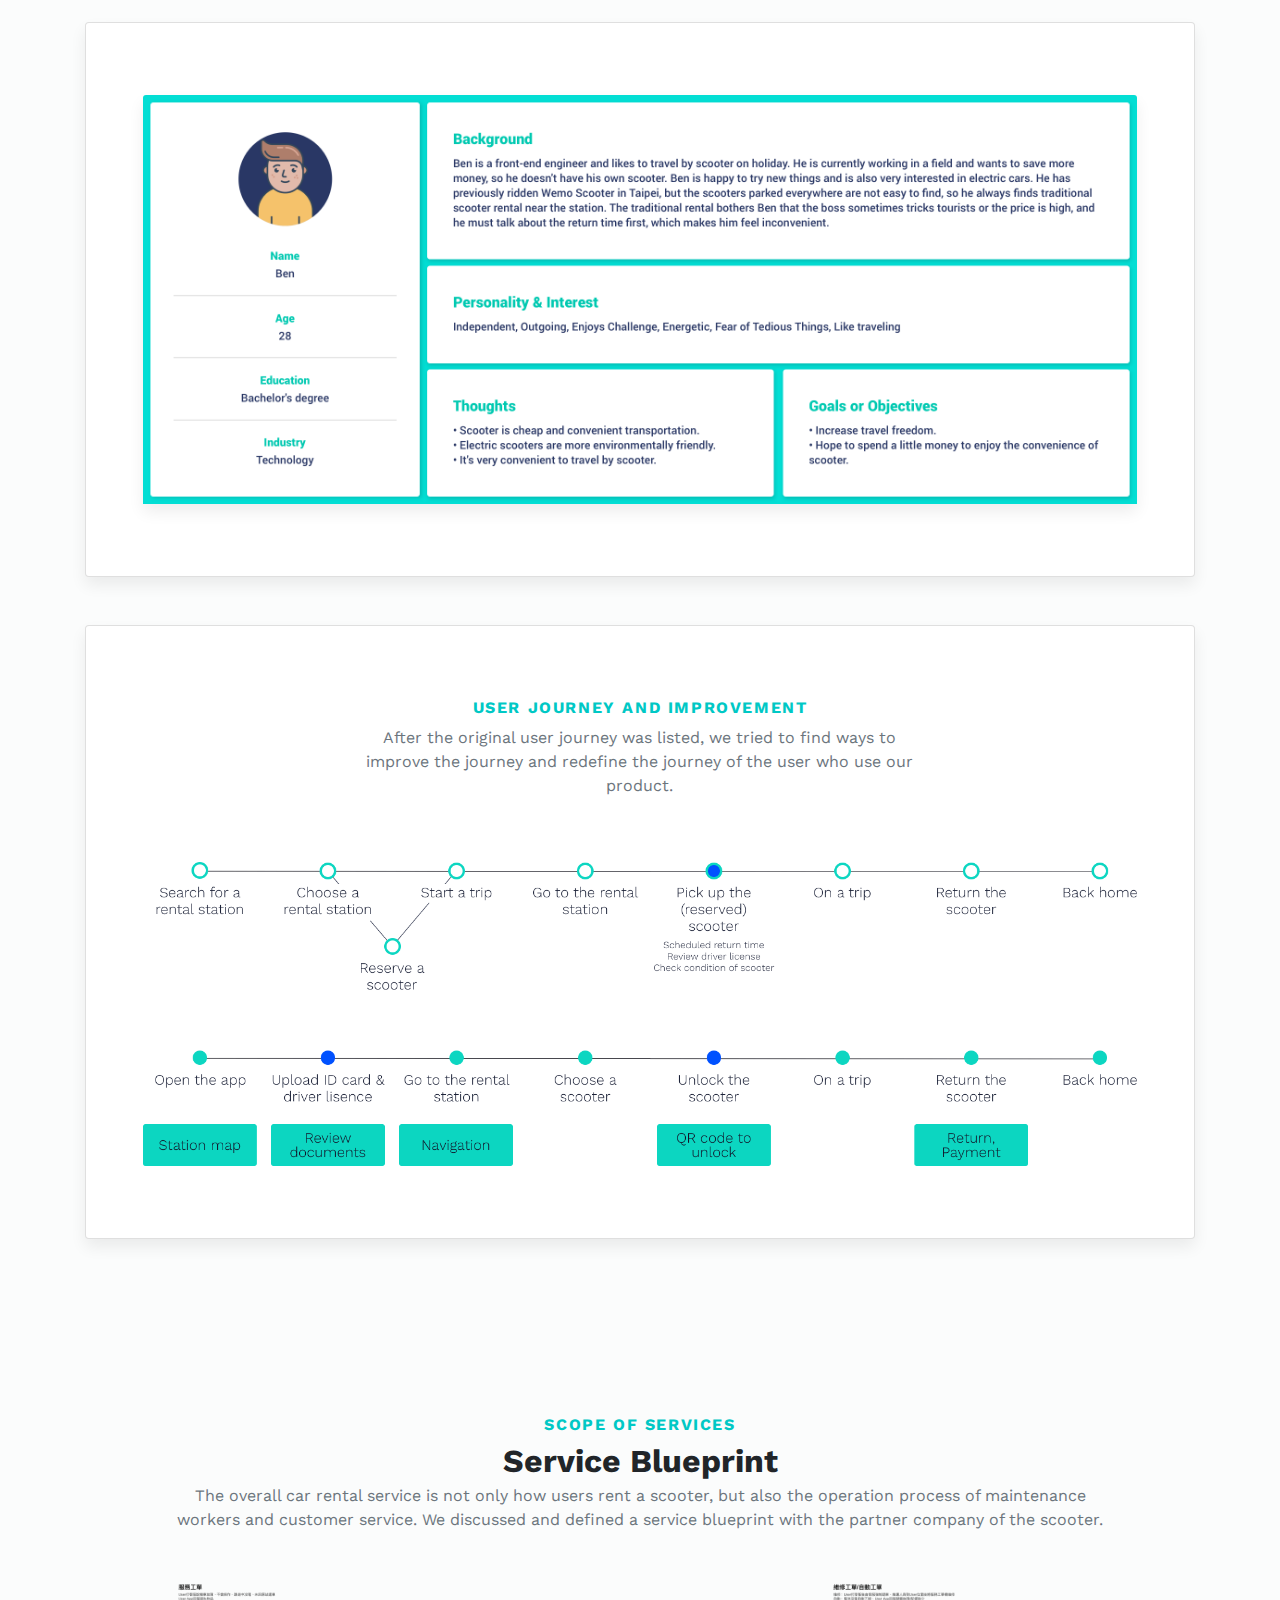
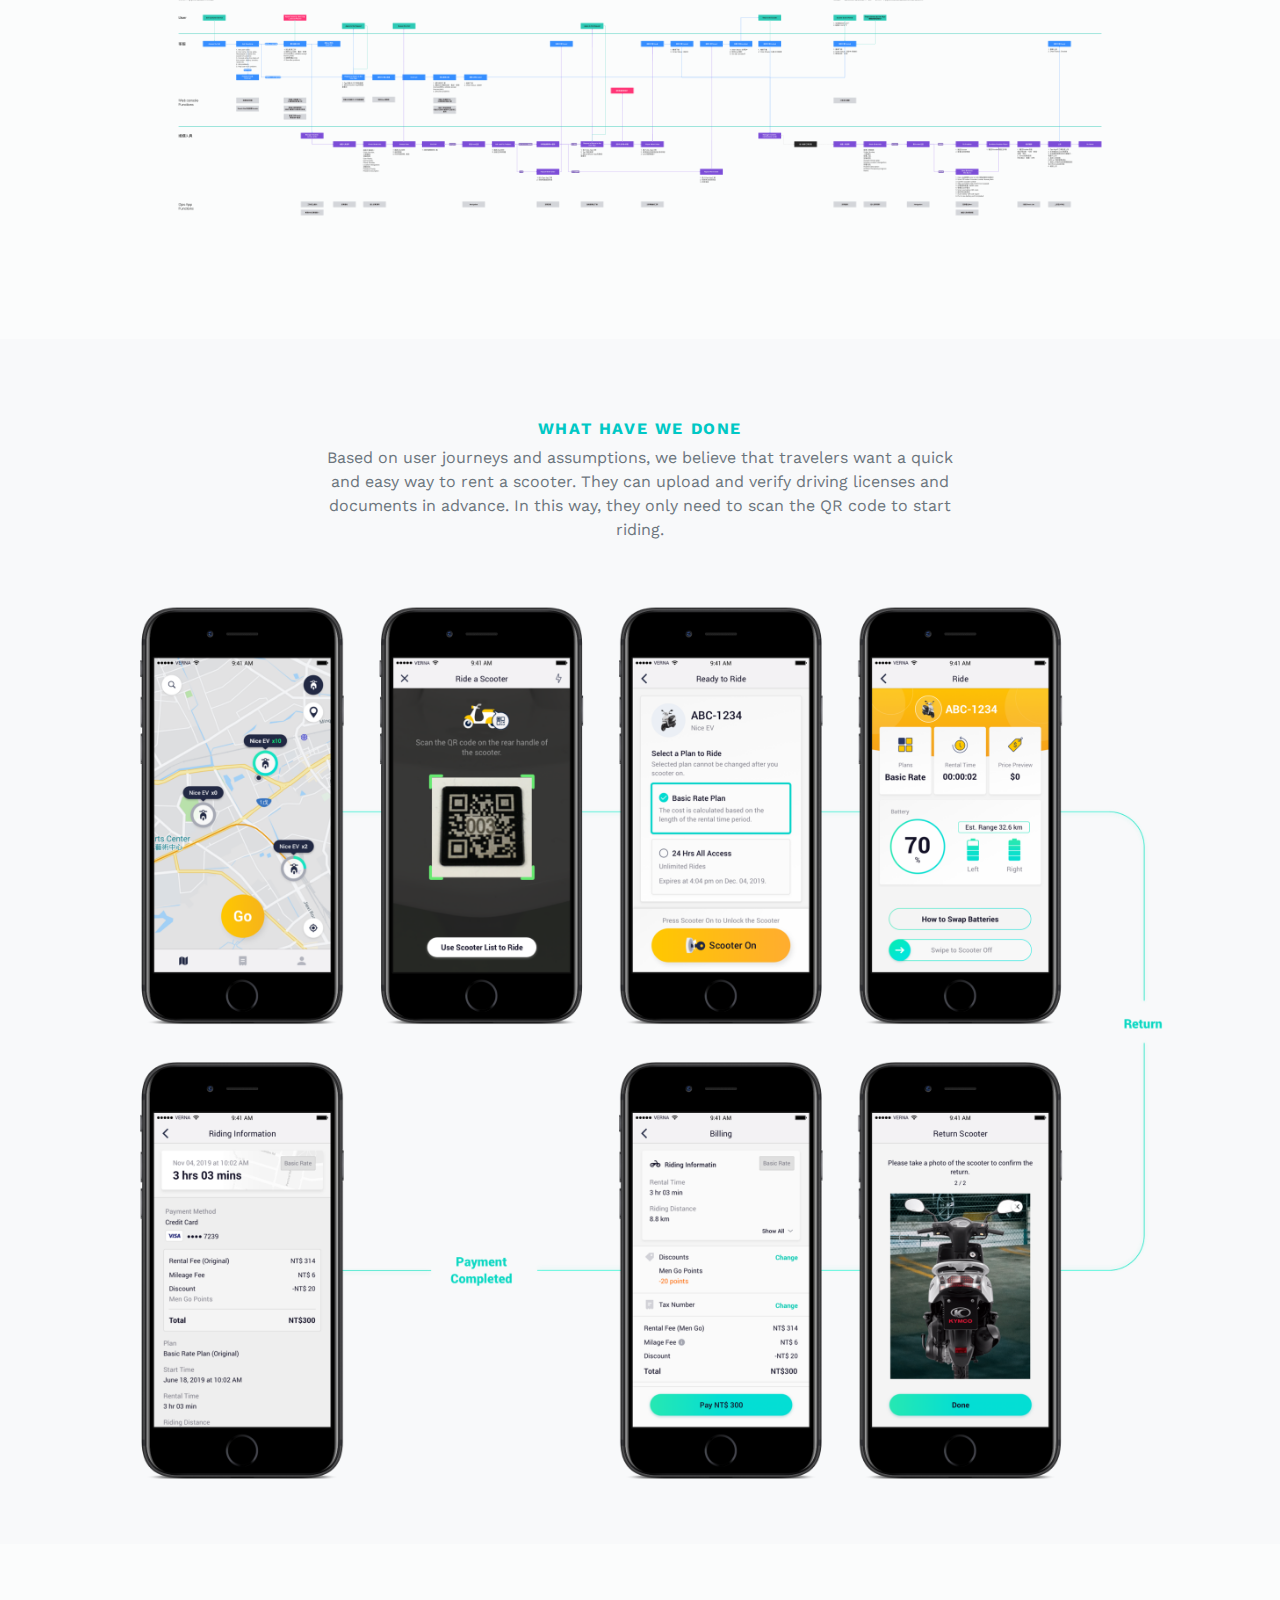
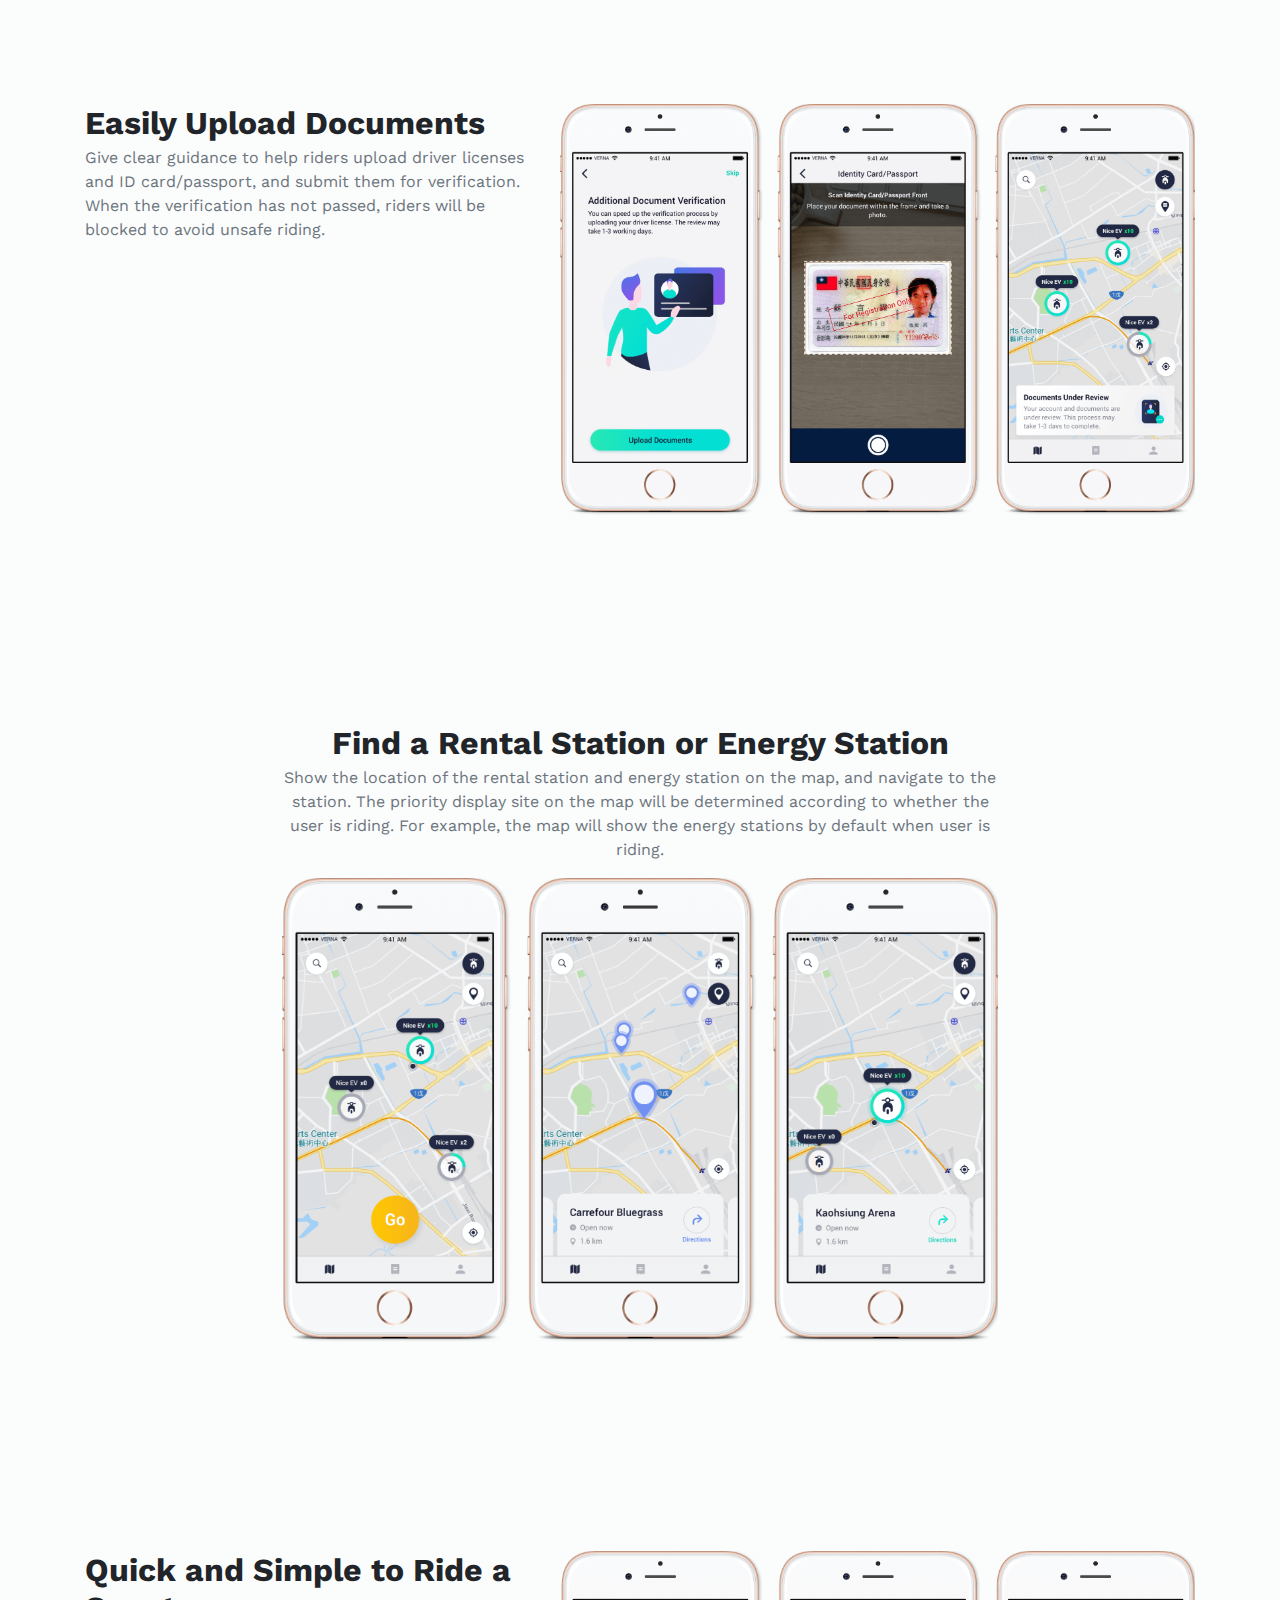
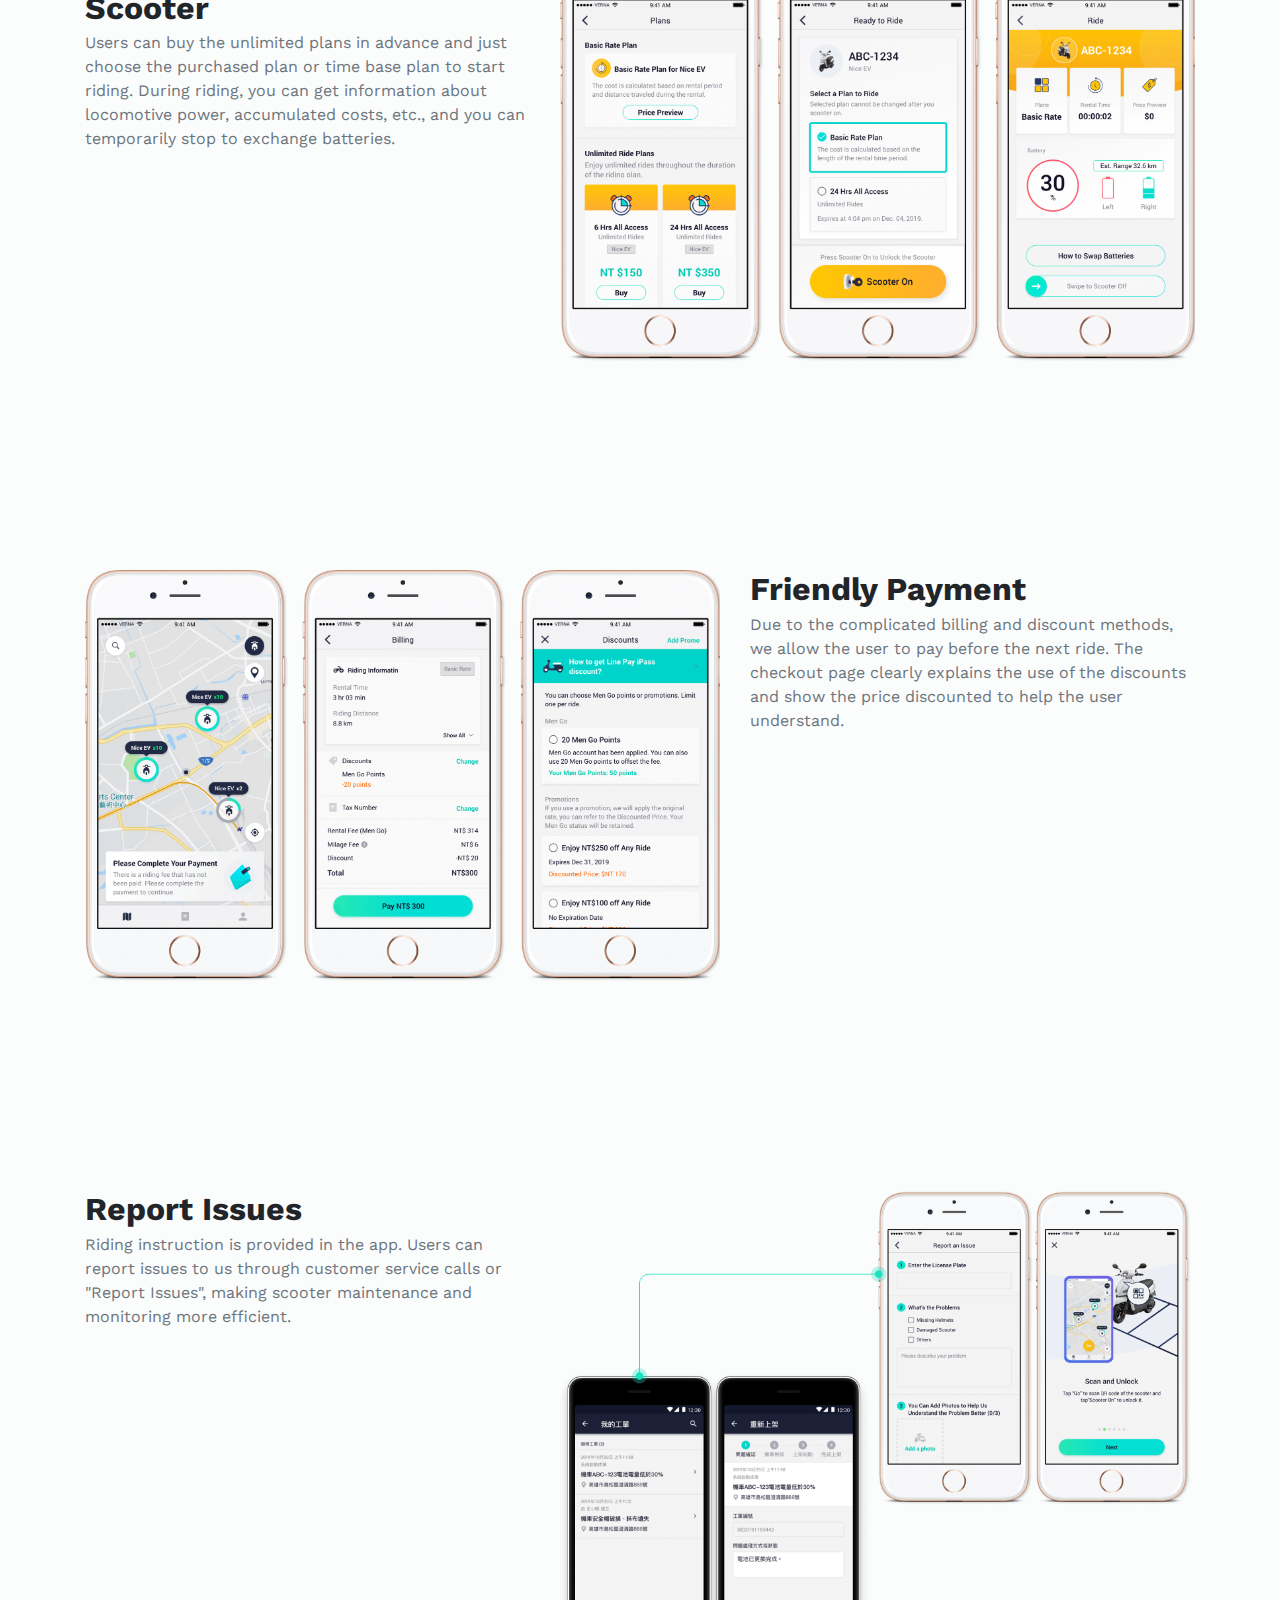
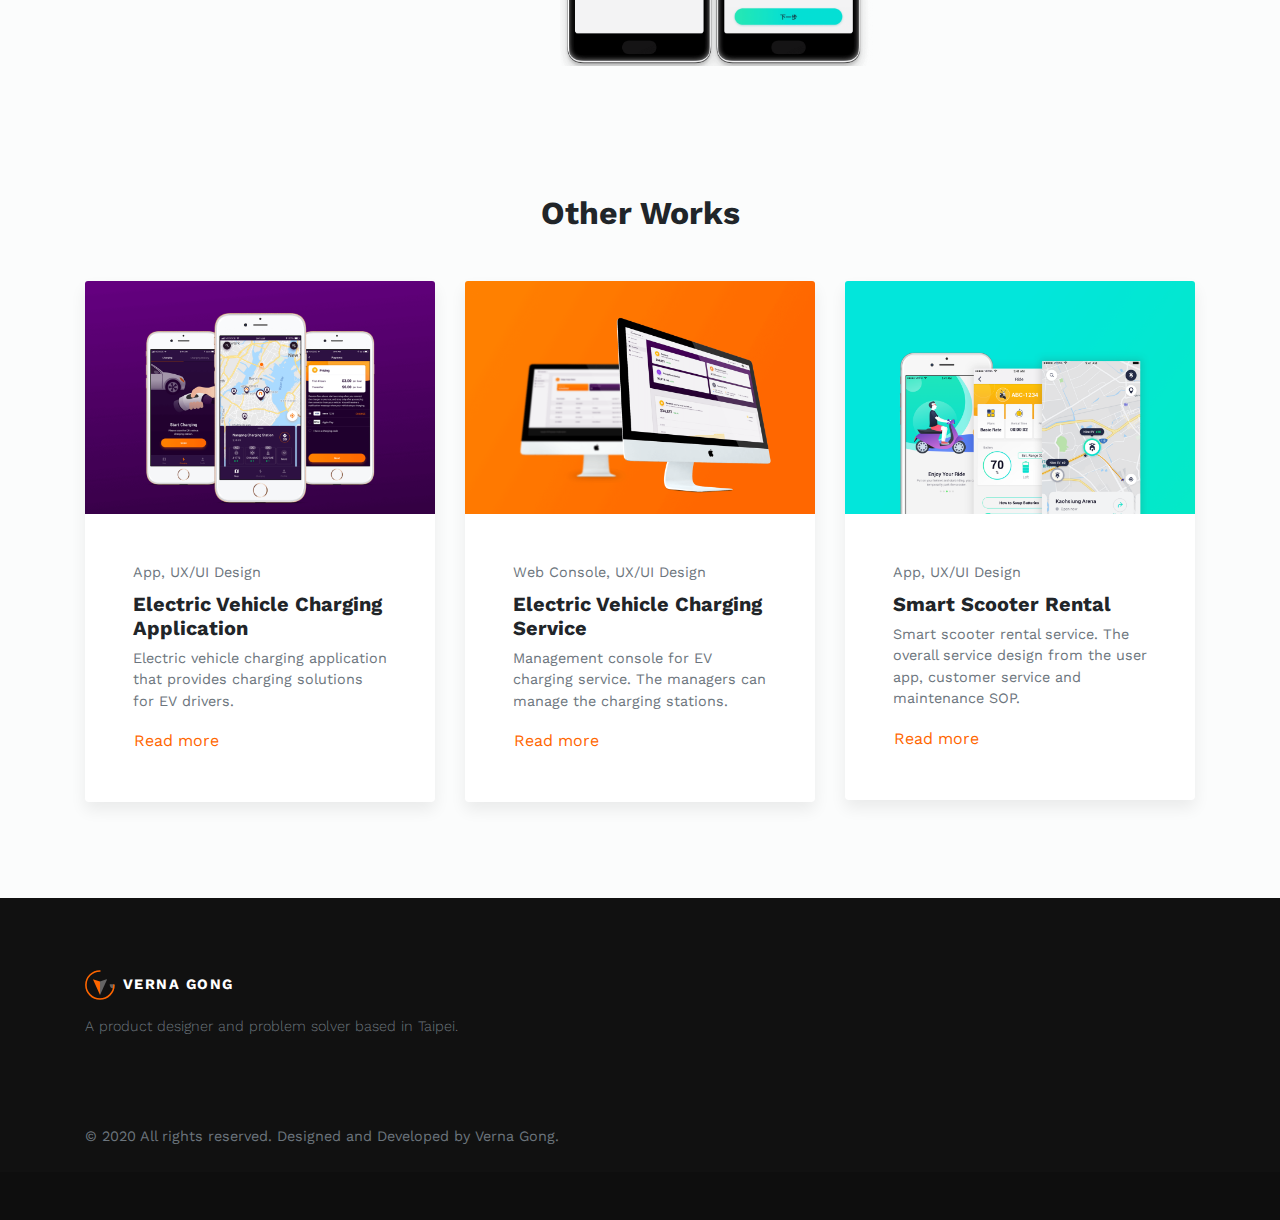
<file: Scooter.html>
<!DOCTYPE html>
<html>
  <head>
    <meta charset="utf-8">
    <meta http-equiv="X-UA-Compatible" content="IE=edge">
    <title>Verna | Personal Website</title>
    <meta name="description" content="">
    <meta name="viewport" content="width=device-width, initial-scale=1">
    <meta name="robots" content="all,follow">
    <!-- Bootstrap CSS-->
    <link rel="stylesheet" href="vendor/bootstrap/css/bootstrap.min.css">
    <!-- Google fonts-->
    <link rel="stylesheet" href="https://fonts.googleapis.com/css?family=Work+Sans:300,400,700&amp;display=swap">
    <!-- Owl carousel2-->
    <link rel="stylesheet" href="vendor/owl.carousel2/assets/owl.carousel.min.css">
    <link rel="stylesheet" href="vendor/owl.carousel2/assets/owl.theme.default.min.css">
    <!-- Bootstrap Select-->
    <link rel="stylesheet" href="vendor/bootstrap-select/css/bootstrap-select.min.css">
    <!-- Lightbox-->
    <link rel="stylesheet" href="vendor/lightbox2/css/lightbox.min.css">
    <!-- theme stylesheet-->
    <link rel="stylesheet" href="css/style.default.css" id="theme-stylesheet">
    <!-- Custom stylesheet - for your changes-->
    <link rel="stylesheet" href="css/custom.css">
    <!-- Favicon-->
    <link rel="shortcut icon" href="img/favicon.png">
    <!-- Tweaks for older IEs--><!--[if lt IE 9]>
        <script src="https://oss.maxcdn.com/html5shiv/3.7.3/html5shiv.min.js"></script>
        <script src="https://oss.maxcdn.com/respond/1.4.2/respond.min.js"></script><![endif]-->
  </head>
  <body>
    <!-- navbar-->
    <header class="header">
      <nav class="navbar navbar-expand-lg navbar-light bg-white py-3 py-lg-2">
        <div class="container"><a class="navbar-brand py-3 d-flex align-items-center" href="index.html"><img src="img/logo.svg" alt="" width="30"><span class="text-uppercase text-small font-weight-bold text-dark ml-2 mb-0">Verna</span></a>
          <button class="navbar-toggler navbar-toggler-right" type="button" data-toggle="collapse" data-target="#navbarSupportedContent" aria-controls="navbarSupportedContent" aria-expanded="false" aria-label="Toggle navigation"><span class="navbar-toggler-icon"></span></button>
          <div class="collapse navbar-collapse" id="navbarSupportedContent">
            <ul class="navbar-nav ml-auto">
              <li class="nav-item">
                    <!-- Navbar link--><a class="nav-link" href="index.html">Home</a>
              </li>
              <li class="nav-item">
                    <!-- Navbar link--><a class="nav-link" href="About.html">About</a>
              </li>
              <li class="nav-item">
                    <!-- Navbar link--><a class="nav-link" href="https://medium.com/@vernagong" target="_blank">Blog</a>
              </li>
              <li class="nav-item">
                    <!-- Navbar link--><a class="nav-link" href="Contact.html">Contact</a>
              </li>
            </ul>
          </div>
        </div>
      </nav>
    </header>

    <!-- Hero section-->
    <section class="hero-home py-5">
      <div class="container pt-8">
          <div class="row text-center align-items-center">
          <div class="col-md-4">
            <h1 class="mb-3">Smart Scooter Rental</h1>
          </div>
          <div class="col-md-8">
            <div class=""><img class="img-fluid" src="img/preview_scooter.png" alt=""></div>
          </div>
        </div>
      </div>
    </section>
    
    <!-- About project -->
    <section class="py-5">
      <div class="container pt-8">
        <div class="row">
          <div class="col-lg-6">
            <h2>We are trying to make travelling more convenient.</h2>
          </div>
          <div class="col-lg-6"> 
            <p class="text-muted">Travelers can rent a motorcycle near the MRT station. Smart scooter rental is different from traditional rental. It can bring a sense of stability to travelers, because there is no need to inquire and evaluate in advance, worry about unknown prices, or shorten travel time.</p>
          </div>
        </div>
      </div>
    </section>
    <section class="pb-5">
      <div class="container pt-7">
        <div class="row">
          <div class="col-lg-4 mb-3 mb-lg-0">
            <div class="media">
              <div class="icon-block-2 rounded-circle"><i class="fas fa-check"></i></div>
              <div class="media-body ml-3">
                <h5>Time</h5>
                <p class="text-small text-muted">Oct. 2019 - Dec. 2019</p>
              </div>
            </div>
          </div>
          <div class="col-lg-4 mb-3 mb-lg-0">
            <div class="media">
              <div class="icon-block-2 rounded-circle"><i class="fas fa-check"></i></div>
              <div class="media-body ml-3">
                <h5>My Role</h5>
                <p class="text-small text-muted">- Communicate and understand customer needs.<br>- Define service blueprint, product functions, architecture.<br>- Create user flow and UI design.<br>- Cooperation with RD, QA.</p>
              </div>
            </div>
          </div>
          <div class="col-lg-4 mb-3 mb-lg-0">
            <div class="media">
              <div class="icon-block-2 rounded-circle"><i class="fas fa-check"></i></div>
              <div class="media-body ml-3">
                <h5>Challange</h5>
                <p class="text-small text-muted">- Service sesign of the overall operation and rental system.<br>- Communication with partner companies.</p>
              </div>
            </div>
          </div>
        </div>
      </div>
    </section>
    
    <!-- Target Groups -->
    <section class="pb-5 pt-6">
      <div class="container">
        <div class="row">
        <div class="col-lg-5 align-items-center">
         <p class="h6 text-primary-2 text-uppercase"> Business and strategy </p>
        <h2 class="mb-1">Background</h2>
          <p class="text-muted">The ultimate goal of the product is to help promote the brand of electric scooters we cooperate with. The business team hopes to prioritize the goals on travel. We try to tell the idea that a scooter is not only a tool in travel, the scooter can also become part of the travel experience and it is also a solution to reach a balance between scooters and environmental pollution.<br> In the future, we expect to expand business scopes, such as office workers who are expected to ride scooters but cannot buy and maintain their scooters.</p>
        </div>
        <div class="col-lg-7">
            <div class="border-0"><img class="card-img-top img-fluid" src="img/scooter_intro.png" alt="...">
            </div>
        </div>
        </div>
      </div>
    </section>
    
    <!-- Interviews -->
        <section class="pb-5 pt-6">
      <div class="container pb-5 col-lg-9">
        <header class="text-center mb-5">
          <p class="h6 text-primary-2 text-uppercase"> Interviews </p>
          <h2 class="mb-1">What People Says</h2>
          <p class="text-muted">We try to know the behaviors and pain points of travelers, which allows us to understand and figure out how to make the journey more convenient and find advantages different from traditional scooter rental.<br> After some interviews, we found that riding a scooter to travel is very convenient, but traditional rental often brings some annoyances, such as prior inquiry and evaluation, fear of unknown prices, shortening travel time, etc.</p>
        </header>
        <div class="row text-center">
          <div class="col-lg-4 px-lg-2">
            <div class="card border-0 shadow">
              <div class="card-body px-4 py-5">
                    <div class="border-0"><img class="card-img-top img-fluid" src="img/scooter_problem1.svg" alt="...">
                    </div>
                <h2 class="h5">Insight #1</h2>
                <p class="text-small">Can I Rent a Scooter Without Worries?</p>
              </div>
            </div>
          </div>
          <div class="col-lg-4 px-lg-2">
            <div class="card border-0 shadow">
              <div class="card-body px-4 py-5">
                    <div class="border-0"><img class="card-img-top img-fluid" src="img/scooter_problem2.svg" alt="...">
                    </div>
                <h2 class="h5">Insight #2</h2>
                <p class="text-small">Is it possible to reduce the process and time of scooter rental?</p>
              </div>
            </div>
          </div>
          <div class="col-lg-4 px-lg-2">
            <div class="card border-0 shadow">
              <div class="card-body px-4 py-5">
                    <div class="border-0"><img class="card-img-top img-fluid" src="img/scooter_problem3.svg" alt="...">
                    </div>
                <h2 class="h5">Insight #3</h2>
                <p class="text-small">Can I rent a car without restrictions?</p>
              </div>
            </div>
          </div>
        </div>
      </div>
    </section>
    
    <!-- Persona -->
    <section class="pb-5">
      <div class="container pt-6">
        <div class="col-lg-12 text-center">
         <p class="h6 text-primary-2 text-uppercase"> Definition of Users </p>
        <h2 class="mb-1">Persona and User Needs</h2>
          <p class="text-muted">In order to empathize with the users, we created the persona and user journeys, which are based purely on experience and assumptions. These serve as a starting point to reflect on the needs and challenges of the user and possible solutions that can be considered later in building the information architecture.</p><br><br>
        </div>
        <div class="card shadow text-center map-bg">
          <div class="card-body p-lg-5">
            <div class="p-4">
              <div class="row">
                <div class="card border-0 shadow hover-transition"><img class="card-img-top img-fluid" src="img/persona_scooter.png" alt="...">
                </div>
              </div>
            </div>
          </div>
        </div>
      </div>
    </section>
    
    <!-- User Journey -->
    <section class="pb-5">
      <div class="container pb-5">
        <div class="card shadow text-center map-bg">
          <div class="card-body p-lg-5">
            <div class="p-4">
              <div class="row mb-5">
                <div class="col-lg-7 mx-auto">
                  <p class="h6 text-primary-2 text-uppercase">User Journey and Improvement</p>
                  <p class="text-muted">After the original user journey was listed, we tried to find ways to improve the journey and redefine the journey of the user who use our product.</p>
                </div>
              </div>
              <div class="row">
                <div class="card border-0 hover-transition"><img class="card-img-top img-fluid" src="img/scooter_userJourney.png" alt="...">
                </div>
              </div>
            </div>
          </div>
        </div>
      </div>
    </section>
     
    <!-- Scope -->
    <section class="pb-5 pt-7">
      <div class="container pb-5 col-lg-9">
        <header class="text-center mb-5">
          <p class="h6 text-primary-2 text-uppercase"> Scope of Services </p>
          <h2 class="mb-1">Service Blueprint</h2>
          <p class="text-muted">The overall car rental service is not only how users rent a scooter, but also the operation process of maintenance workers and customer service. We discussed and defined a service blueprint with the partner company of the scooter.</p>
        </header>
        <div class="row text-center">
         <div class="col-lg-12">
                <div class="border-0"><img class="card-img-top img-fluid" src="img/scooter_bluePrint.png" alt="..."><br><br>
                </div>
         </div>
        </div>
      </div>
    </section>
    
    <!-- Defination -->
    <section class="bg-light pt-7">           
      <div class="container pb-5 text-center">
        <div class="row">
          <div class="col-lg-7 mx-auto">
            <p class="h6 text-uppercase text-primary-2">What have we done</p>
            <!-- <h2 class="mb-3">Stay up to date with useful tips via our newsletter</h2> -->
            <p class="text-muted mb-5">Based on user journeys and assumptions, we believe that travelers want a quick and easy way to rent a scooter. They can upload and verify driving licenses and documents in advance. In this way, they only need to scan the QR code to start riding.</p>
            
          </div>
          <div class="border-0 hover-transition"><img class="card-img-top img-fluid" src="img/scooter_UIflows.png" alt="...">
            </div>
        </div>
      </div>
    </section>
    
    <!-- UI Design -->
    <section class="pb-5 pt-6">
      <div class="container">
        <div class="row">
        <div class="col-lg-5 align-items-center">
        <h2 class="mb-1">Easily Upload Documents</h2>
          <p class="text-muted">Give clear guidance to help riders upload driver licenses and ID card/passport, and submit them for verification. When the verification has not passed, riders will be blocked to avoid unsafe riding.</p>
        </div>
        <div class="col-lg-7">
            <div class="border-0"><img class="card-img-top img-fluid" src="img/scooter_UIguide.png" alt="...">
            </div>
        </div>
        </div>
      </div>
    </section>
    <section class="pb-5 pt-6">
      <div class="container col-lg-7 text-center">
        <div class="row">
        <div class="col-lg-12 align-items-center">
        <h2 class="mb-1">Find a Rental Station or Energy Station</h2>
          <p class="text-muted">Show the location of the rental station and energy station on the map, and navigate to the station. The priority display site on the map will be determined according to whether the user is riding. For example, the map will show the energy stations by default when user is riding.</p>
        </div>
        <div class="col-lg-12">
            <div class="border-0"><img class="card-img-top img-fluid" src="img/scooter_UImap.png" alt="...">
            </div>
        </div>
        </div>
      </div>
    </section>
    <section class="pb-5 pt-6">
      <div class="container">
        <div class="row">
        <div class="col-lg-5 align-items-center">
        <h2 class="mb-1">Quick and Simple to Ride a Scooter</h2>
          <p class="text-muted">Users can buy the unlimited plans in advance and just choose the purchased plan or time base plan to start riding. During riding, you can get information about locomotive power, accumulated costs, etc., and you can temporarily stop to exchange batteries.</p>
        </div>
        <div class="col-lg-7">
            <div class="border-0"><img class="card-img-top img-fluid" src="img/scooter_UIride.png" alt="...">
            </div>
        </div>
        </div>
      </div>
    </section>
    <section class="pb-5 pt-6">
      <div class="container">
        <div class="row">
        <div class="col-lg-7">
            <div class="border-0"><img class="card-img-top img-fluid" src="img/scooter_UIpay.png" alt="...">
            </div>
        </div>
        <div class="col-lg-5 align-items-center">
        <h2 class="mb-1">Friendly Payment</h2>
          <p class="text-muted">Due to the complicated billing and discount methods, we allow the user to pay before the next ride. The checkout page clearly explains the use of the discounts and show the price discounted to help the user understand.</p>
        </div>
        </div>
      </div>
    </section>
    <section class="pb-5 pt-6">
      <div class="container">
        <div class="row">
        <div class="col-lg-5 align-items-center">
        <h2 class="mb-1">Report Issues</h2>
          <p class="text-muted">Riding instruction is provided in the app. Users can report issues to us through customer service calls or "Report Issues", making scooter maintenance and monitoring more efficient.</p>
        </div>
        <div class="col-lg-7">
            <div class="border-0"><img class="card-img-top img-fluid" src="img/scooter_UIprofile.png" alt="...">
            </div>
        </div>
        </div>
      </div>
    </section>
    
    
   <!-- Works Section-->
    <section class="pb-5 pt-7">
      <div class="container pb-5">
        <header class="text-center mb-5">
          <h2 class="mb-1">Other Works</h2>
        </header>
        <div class="row">
          <div class="col-lg-4 mb-4 mb-lg-0">
                <div class="card border-0 shadow hover-transition"><a href="EV-app.html" target="_blank"><img class="card-img-top img-fluid" src="img/project_evApp.png" alt="..."></a>
                  <div class="card-body p-5">
                    <p class="text-small text-muted mb-2">App, UX/UI Design</p>
                    <h3 class="h5"><a class="stretched-link reset-anchor" href="EV-app.html" target="_blank">Electric Vehicle Charging Application</a></h3>
                    <p class="text-small text-muted">Electric vehicle charging application that provides charging solutions for EV drivers.</p><a class="btn btn-link p-0" href="EV-app.html" target="_blank">Read more</a>
                  </div>
                </div>
          </div>
          
          <div class="col-lg-4">
                <div class="card border-0 shadow hover-transition"><a href="EV-console.html" target="_blank"><img class="card-img-top img-fluid" src="img/project_evConsole.png" alt="..."></a>
                  <div class="card-body p-5">
                    <p class="text-small text-muted mb-2">Web Console, UX/UI Design</p>
                    <h3 class="h5"><a class="stretched-link reset-anchor" href="EV-console.html" target="_blank">Electric Vehicle Charging Service</a></h3>
                    <p class="text-small text-muted">Management console for EV charging service. The managers can manage the charging stations.</p><a class="btn btn-link p-0" href="EV-console.html" target="_blank">Read more</a>
                  </div>
                </div>
          </div>
          
          <div class="col-lg-4 mb-4 mb-lg-0">
                <div class="card border-0 shadow hover-transition"><a href="Scooter.html" target="_blank"><img class="card-img-top img-fluid" src="img/project_scooter%20sharing.png" alt="..."></a>
                  <div class="card-body p-5">
                    <p class="text-small text-muted mb-2">App, UX/UI Design</p>
                    <h3 class="h5"><a class="stretched-link reset-anchor" href="Scooter.html" target="_blank">Smart Scooter Rental</a></h3>
                    <p class="text-small text-muted">Smart scooter rental service. The overall service design from the user app, customer service and maintenance SOP.</p><a class="btn btn-link p-0" href="Scooter.html" target="_blank">Read more</a>
                  </div>
                </div>
          </div>
          
        </div>
      </div>
    </section>
   
    <!-- Footer -->
    <footer style="background: #111;">
      <div class="container py-4">
        <div class="row py-5">
          <div class="col-md-12 col-sm-12 mb-3 mb-md-0">
              <div class="d-flex align-items-center mb-3"><a class="reset-anchor" href="http://vernagong.com/"><img src="img/logo-footer.svg" alt="" width="30"><span class="text-uppercase text-small font-weight-bold text-white ml-2">Verna Gong</span></a></div>
            <p class="text-muted text-small font-weight-light mb-3">A product designer and problem solver based in Taipei.</p>
            <ul class="list-inline mb-0 text-white">
              <li class="list-inline-item"><a class="reset-anchor text-small" href="https://medium.com/@vernagong" target="_blank"><i class="fab fa-medium-m"></i></a></li>
              <li class="list-inline-item"><a class="reset-anchor text-small" href="https://www.linkedin.com/in/verna-gong/" target="_blank"><i class="fab fa-linkedin"></i></a></li>
              <li class="list-inline-item"><a class="reset-anchor text-small" href="https://www.behance.net/vernagonob1aa" target="_blank"><i class="fab fa-behance"></i></a></li>
            </ul>
          </div>
        </div>
        <p class="mb-0 text-muted mb-0 text-small">&copy; 2020 All rights reserved. Designed and Developed by Verna Gong.</p>
      </div>
      <div class="copyrights py-4" style="background: #0e0e0e">
        <div class="container">
          <div class="row text-center">
            <div class="col-md-12 text-lg-left mb-2 mb-md-0">
            </div>
          </div>
        </div>
      </div>
    </footer>
    <!-- JavaScript files-->
    <script src="vendor/jquery/jquery.min.js"></script>
    <script src="vendor/bootstrap/js/bootstrap.bundle.min.js"></script>
    <script src="vendor/owl.carousel2/owl.carousel.min.js"></script>
    <script src="vendor/owl.carousel2.thumbs/owl.carousel2.thumbs.min.js"></script>
    <script src="vendor/bootstrap-select/js/bootstrap-select.min.js"></script>
    <script src="vendor/lightbox2/js/lightbox.min.js"></script>
    <script src="js/bootstrap-filestyle.min.js"></script>
    <script src="js/front.js"></script>
    <script>
      // ------------------------------------------------------- //
      //   Inject SVG Sprite - 
      //   see more here 
      //   https://css-tricks.com/ajaxing-svg-sprite/
      // ------------------------------------------------------ //
      function injectSvgSprite(path) {
      
          var ajax = new XMLHttpRequest();
          ajax.open("GET", path, true);
          ajax.send();
          ajax.onload = function(e) {
          var div = document.createElement("div");
          div.className = 'd-none';
          div.innerHTML = ajax.responseText;
          document.body.insertBefore(div, document.body.childNodes[0]);
          }
      }
      // this is set to BootstrapTemple website as you cannot 
      // inject local SVG sprite (using only 'icons/orion-svg-sprite.svg' path)
      // while using file:// protocol
      // pls don't forget to change to your domain :)
      injectSvgSprite('https://bootstraptemple.com/files/icons/orion-svg-sprite.svg'); 
      
    </script>
    <!-- FontAwesome CSS - loading as last, so it doesn't block rendering-->
    <link rel="stylesheet" href="https://use.fontawesome.com/releases/v5.7.1/css/all.css" integrity="sha384-fnmOCqbTlWIlj8LyTjo7mOUStjsKC4pOpQbqyi7RrhN7udi9RwhKkMHpvLbHG9Sr" crossorigin="anonymous">
  </body>
</html>
</file>
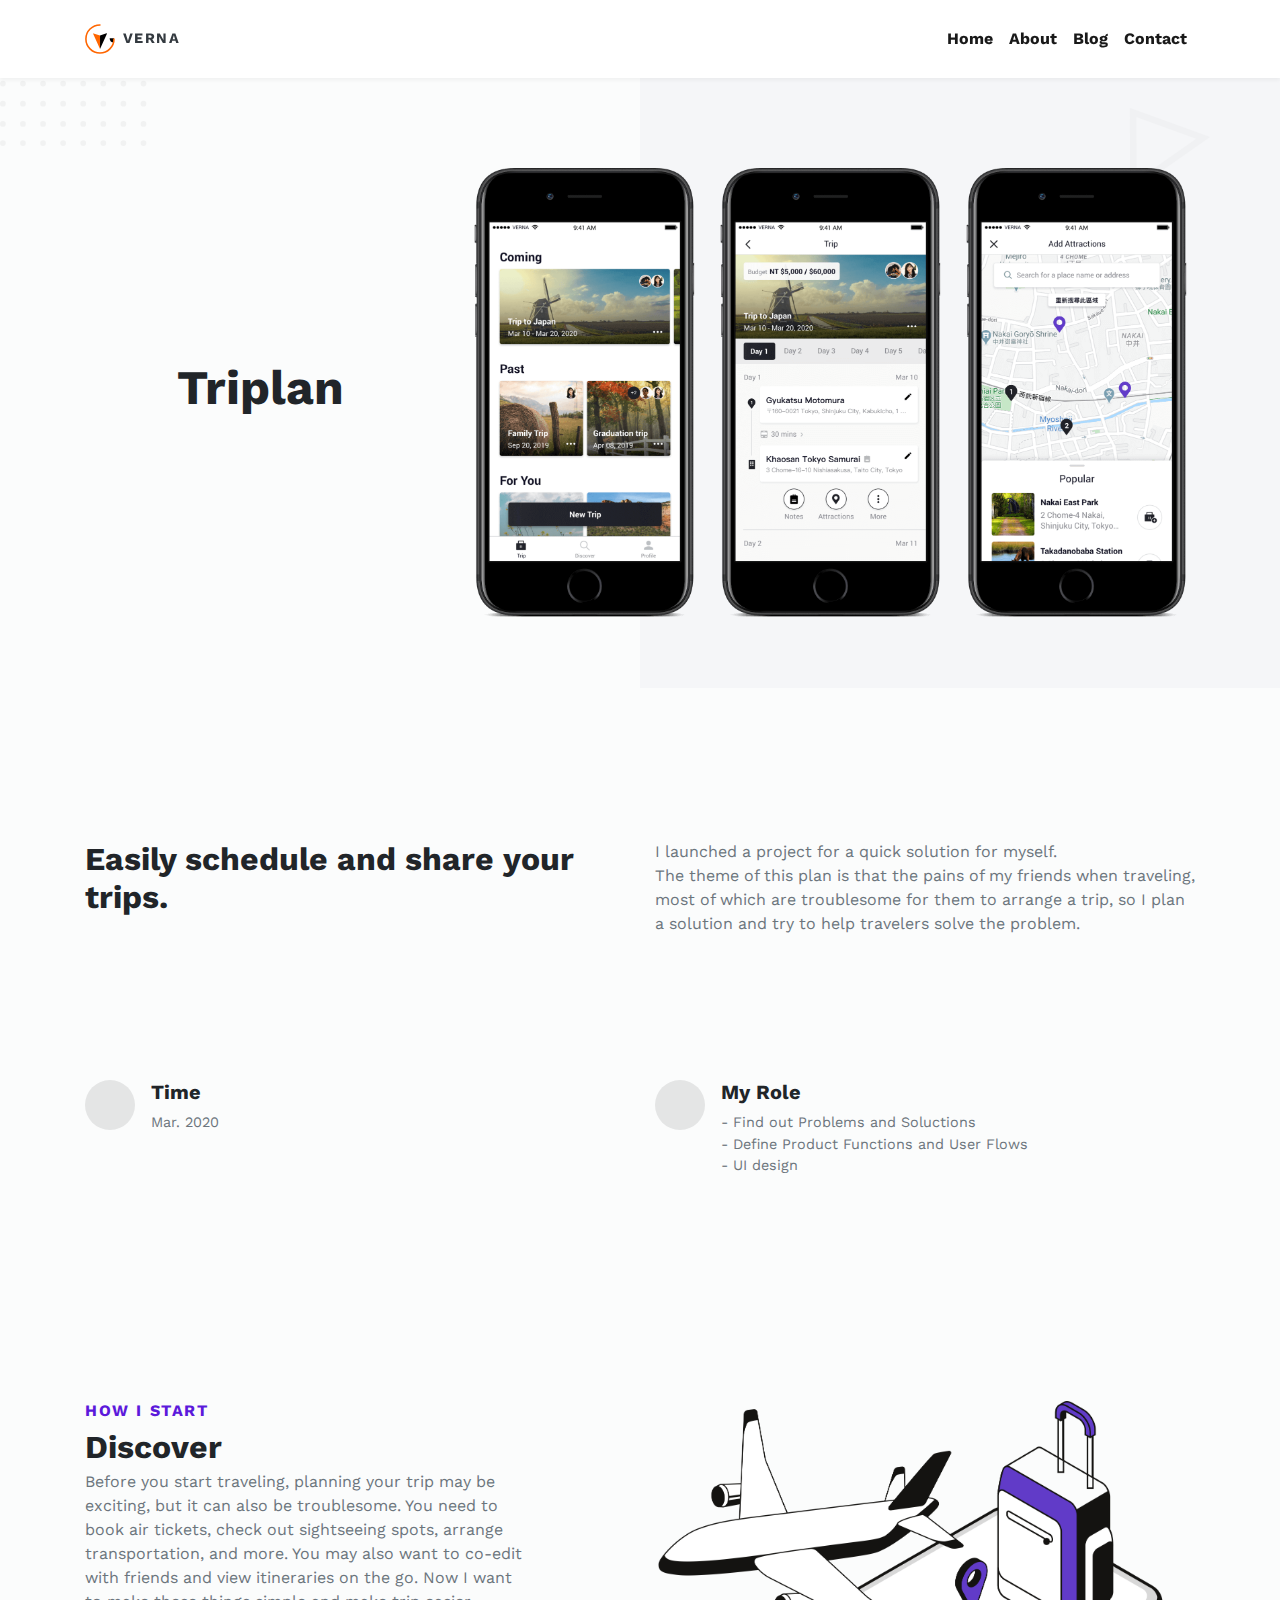
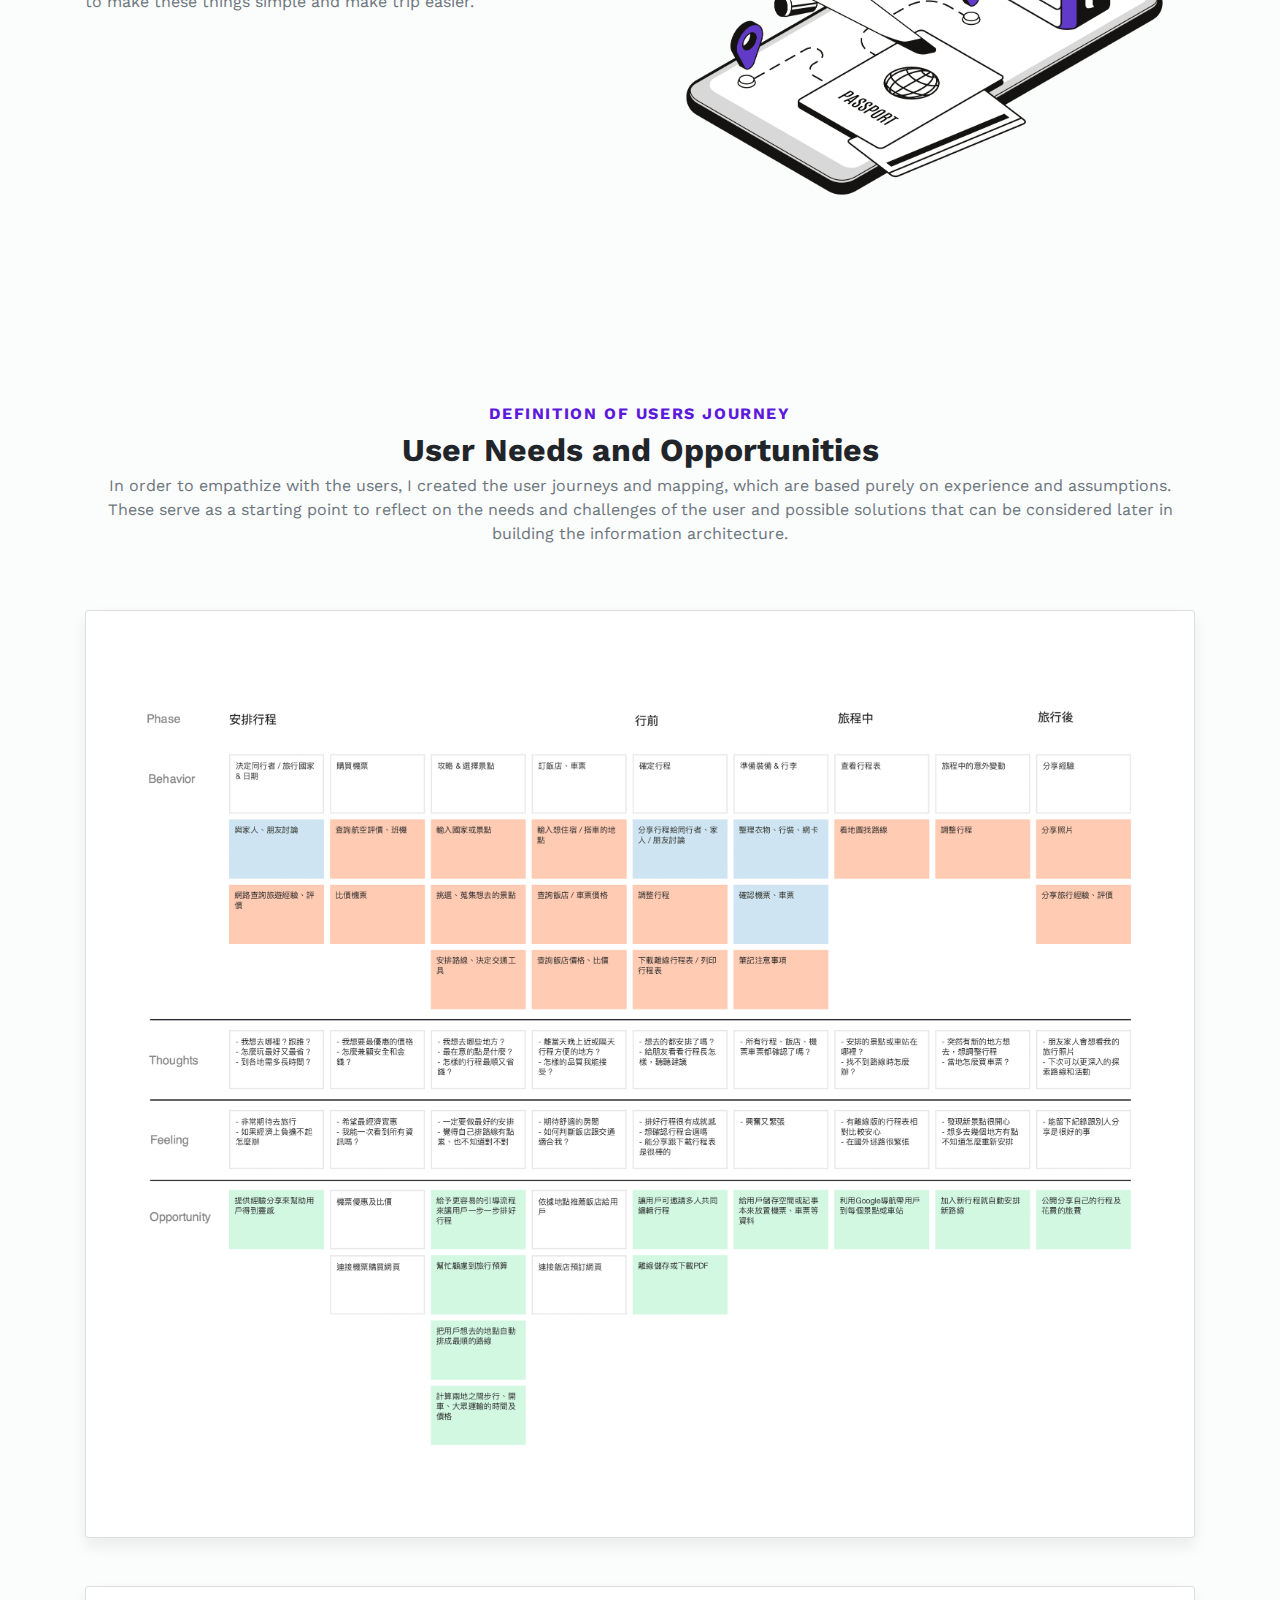
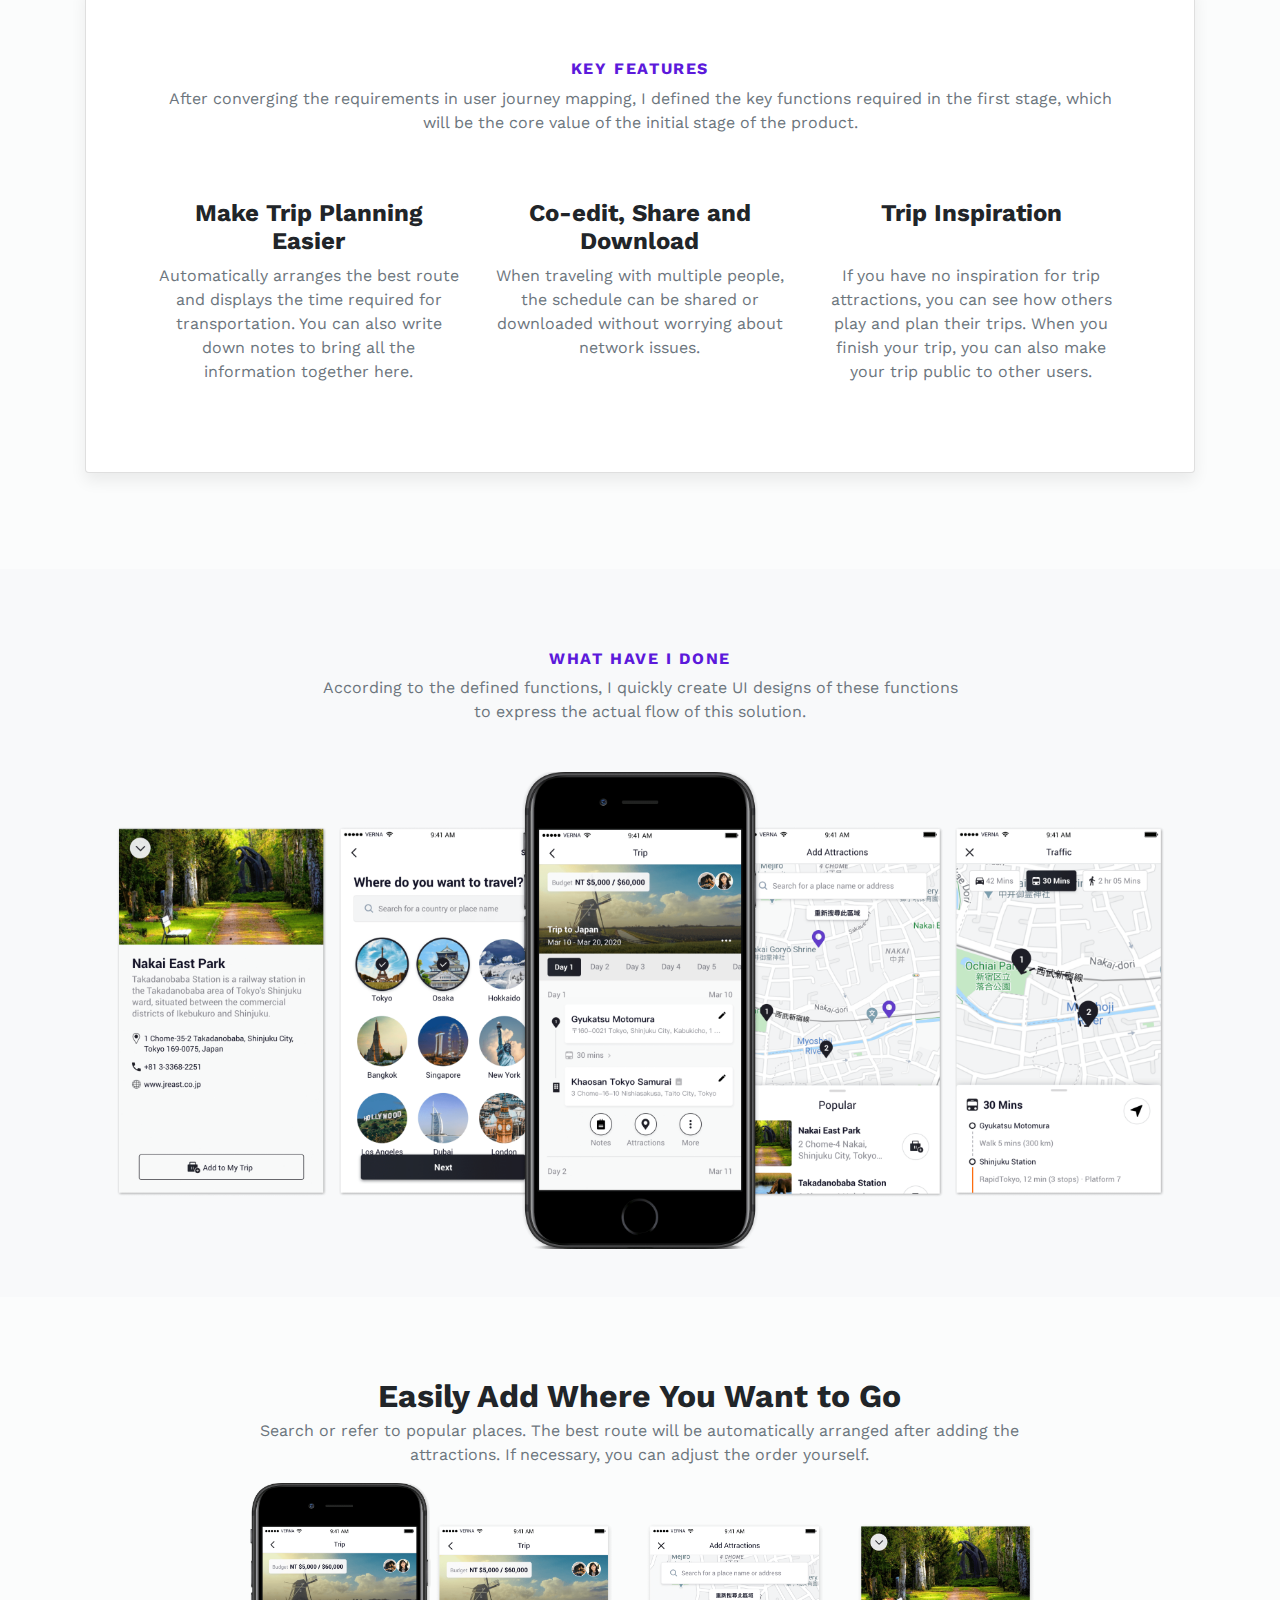
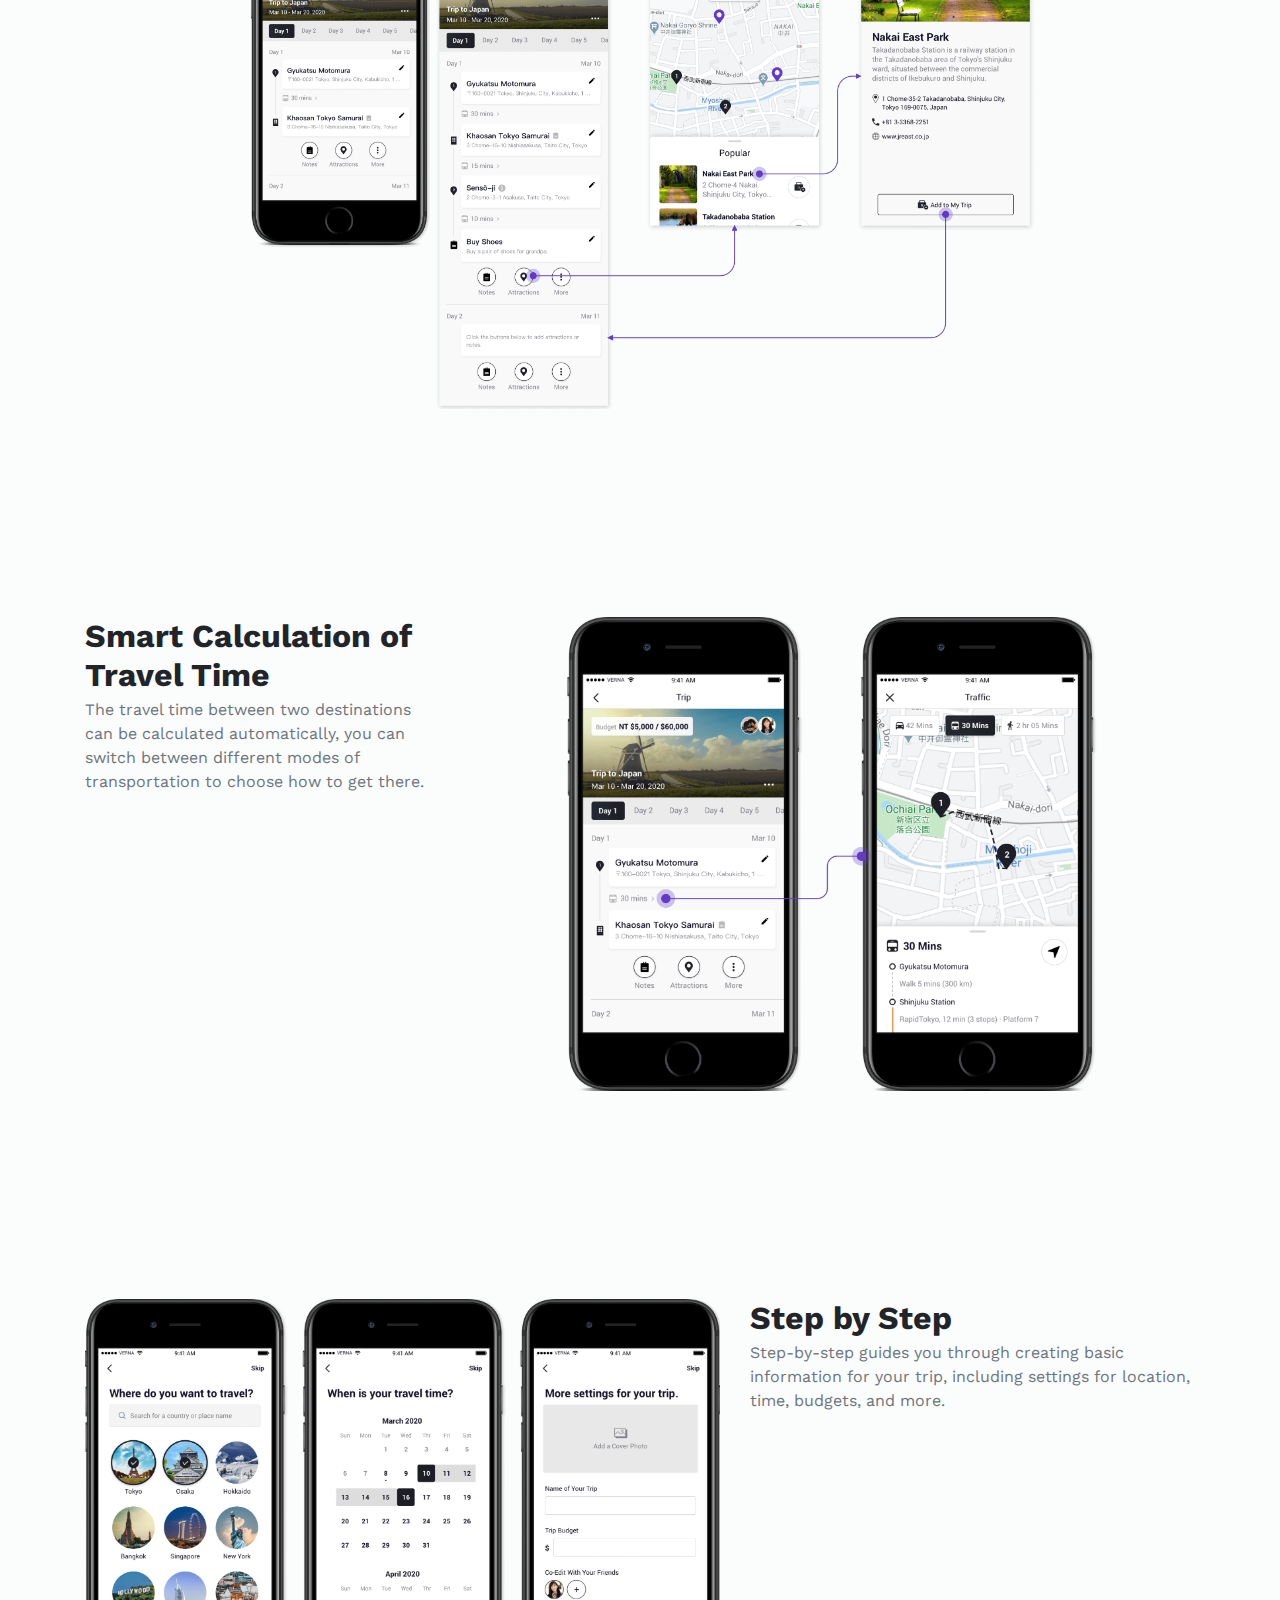
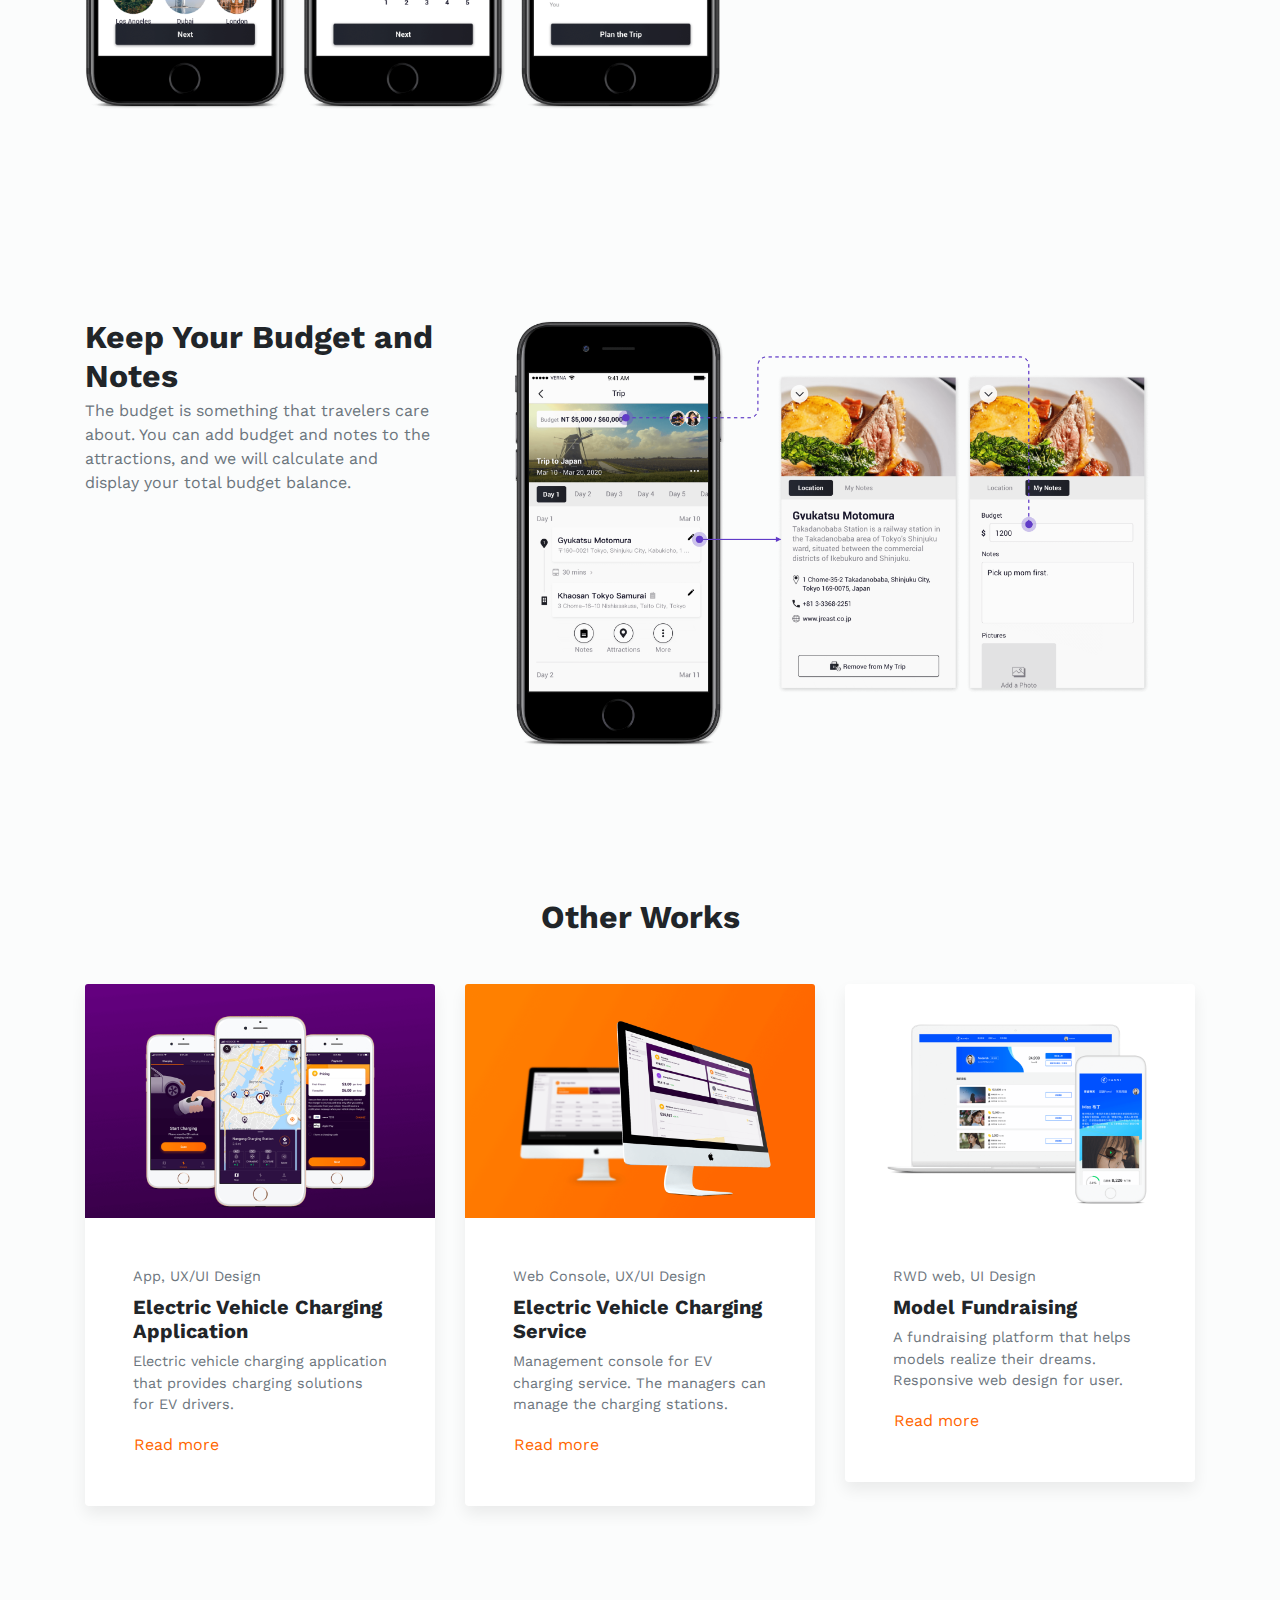
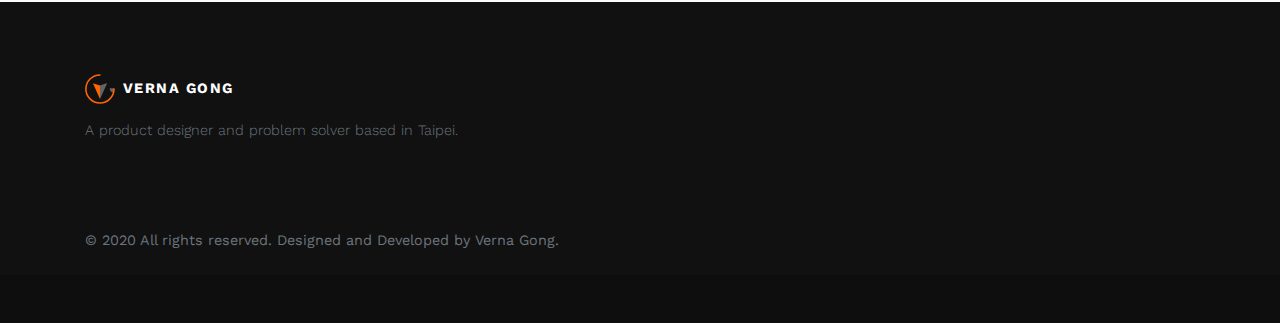
<file: Triplan.html>
<!DOCTYPE html>
<html>
  <head>
    <script async src="https://www.googletagmanager.com/gtag/js?id=UA-180262922-1"></script>
    <script>
  window.dataLayer = window.dataLayer || [];
  function gtag(){dataLayer.push(arguments);}
  gtag('js', new Date());

  gtag('config', 'UA-180262922-1');
    </script>
    <meta charset="utf-8">
    <meta charset="utf-8">
    <meta http-equiv="X-UA-Compatible" content="IE=edge">
    <title>Verna | Personal Website</title>
    <meta name="description" content="">
    <meta name="viewport" content="width=device-width, initial-scale=1">
    <meta name="robots" content="all,follow">
    <!-- Bootstrap CSS-->
    <link rel="stylesheet" href="vendor/bootstrap/css/bootstrap.min.css">
    <!-- Google fonts-->
    <link rel="stylesheet" href="https://fonts.googleapis.com/css?family=Work+Sans:300,400,700&amp;display=swap">
    <!-- Owl carousel2-->
    <link rel="stylesheet" href="vendor/owl.carousel2/assets/owl.carousel.min.css">
    <link rel="stylesheet" href="vendor/owl.carousel2/assets/owl.theme.default.min.css">
    <!-- Bootstrap Select-->
    <link rel="stylesheet" href="vendor/bootstrap-select/css/bootstrap-select.min.css">
    <!-- Lightbox-->
    <link rel="stylesheet" href="vendor/lightbox2/css/lightbox.min.css">
    <!-- theme stylesheet-->
    <link rel="stylesheet" href="css/style.default.css" id="theme-stylesheet">
    <!-- Custom stylesheet - for your changes-->
    <link rel="stylesheet" href="css/custom.css">
    <!-- Favicon-->
    <link rel="shortcut icon" href="img/favicon.png">
    <!-- Tweaks for older IEs--><!--[if lt IE 9]>
        <script src="https://oss.maxcdn.com/html5shiv/3.7.3/html5shiv.min.js"></script>
        <script src="https://oss.maxcdn.com/respond/1.4.2/respond.min.js"></script><![endif]-->
  </head>
  <body>
    <!-- navbar-->
    <header class="header">
      <nav class="navbar navbar-expand-lg navbar-light bg-white py-3 py-lg-2">
        <div class="container"><a class="navbar-brand py-3 d-flex align-items-center" href="index.html"><img src="img/logo.svg" alt="" width="30"><span class="text-uppercase text-small font-weight-bold text-dark ml-2 mb-0">Verna</span></a>
          <button class="navbar-toggler navbar-toggler-right" type="button" data-toggle="collapse" data-target="#navbarSupportedContent" aria-controls="navbarSupportedContent" aria-expanded="false" aria-label="Toggle navigation"><span class="navbar-toggler-icon"></span></button>
          <div class="collapse navbar-collapse" id="navbarSupportedContent">
            <ul class="navbar-nav ml-auto">
              <li class="nav-item">
                    <!-- Navbar link--><a class="nav-link" href="index.html">Home</a>
              </li>
              <li class="nav-item">
                    <!-- Navbar link--><a class="nav-link" href="About.html">About</a>
              </li>
              <li class="nav-item">
                    <!-- Navbar link--><a class="nav-link" href="https://medium.com/@vernagong" target="_blank">Blog</a>
              </li>
              <li class="nav-item">
                    <!-- Navbar link--><a class="nav-link" href="Contact.html">Contact</a>
              </li>
            </ul>
          </div>
        </div>
      </nav>
    </header>

    <!-- Hero section-->
    <section class="hero-home py-5">
      <div class="container pt-8">
          <div class="row text-center align-items-center">
          <div class="col-md-4">
            <h1 class="mb-3">Triplan</h1>
          </div>
          <div class="col-md-8">
            <div class=""><img class="img-fluid" src="img/destination_banner.png" alt=""></div>
          </div>
        </div>
      </div>
    </section>
    
    <!-- About project -->
    <section class="py-5">
      <div class="container pt-8">
        <div class="row">
          <div class="col-lg-6">
            <h2>Easily schedule and share your trips.</h2>
          </div>
          <div class="col-lg-6"> 
            <p class="text-muted">I launched a project for a quick solution for myself.<br>The theme of this plan is that the pains of my friends when traveling, most of which are troublesome for them to arrange a trip, so I plan a solution and try to help travelers solve the problem.</p>
          </div>
        </div>
      </div>
    </section>
    <section class="pb-5">
      <div class="container pt-7">
        <div class="row">
          <div class="col-lg-6 mb-3 mb-lg-0">
            <div class="media">
              <div class="icon-block-4 rounded-circle"><i class="fas fa-check"></i></div>
              <div class="media-body ml-3">
                <h5>Time</h5>
                <p class="text-small text-muted">Mar. 2020</p>
              </div>
            </div>
          </div>
          <div class="col-lg-6 mb-3 mb-lg-0">
            <div class="media">
              <div class="icon-block-4 rounded-circle"><i class="fas fa-check"></i></div>
              <div class="media-body ml-3">
                <h5>My Role</h5>
                <p class="text-small text-muted">- Find out Problems and Soluctions<br>- Define Product Functions and User Flows<br>- UI design</p>
              </div>
            </div>
          </div>
        </div>
      </div>
    </section>
    
    <!-- Backgound -->
    <section class="pb-5 pt-6">
      <div class="container">
        <div class="row">
        <div class="col-lg-5 align-items-center">
         <p class="h6 text-primary-4 text-uppercase"> How I Start </p>
        <h2 class="mb-1">Discover</h2>
          <p class="text-muted">Before you start traveling, planning your trip may be exciting, but it can also be troublesome. You need to book air tickets, check out sightseeing spots, arrange transportation, and more. You may also want to co-edit with friends and view itineraries on the go.
          Now I want to make these things simple and make trip easier.</p>
        </div>
        <div class="col-lg-7">
            <div class="border-0"><img class="card-img-top img-fluid" src="img/destination_intro.png" alt="...">
            </div>
        </div>
        </div>
      </div>
    </section> 
    
    <!-- Persona -->
    <section class="pb-5">
      <div class="container pt-6">
        <div class="col-lg-12 text-center">
         <p class="h6 text-primary-4 text-uppercase"> Definition of Users Journey </p>
        <h2 class="mb-1">User Needs and Opportunities</h2>
          <p class="text-muted">In order to empathize with the users, I created the user journeys and mapping, which are based purely on experience and assumptions. These serve as a starting point to reflect on the needs and challenges of the user and possible solutions that can be considered later in building the information architecture.</p><br><br>
        </div>
        <div class="card shadow text-center map-bg">
          <div class="card-body p-lg-5">
            <div class="p-4">
              <div class="row">
                <div class="card border-0 hover-transition"><img class="card-img-top img-fluid" src="img/destination_mapping.png" alt="...">
                </div>
              </div>
            </div>
          </div>
        </div>
      </div>
    </section>
    
    <!-- User Journey -->
    <section class="pb-5">
      <div class="container pb-5">
        <div class="card shadow text-center map-bg">
          <div class="card-body p-lg-5">
            <div class="p-4">
              <div class="row mb-5">
                <div class="col-lg-12 mx-auto">
                  <p class="h6 text-primary-4 text-uppercase">Key Features</p>
                  <p class="text-muted">After converging the requirements in user journey mapping, I defined the key functions required in the first stage, which will be the core value of the initial stage of the product.</p>
                </div>
              </div>
              <div class="row">
                  <div class="col-lg-4">
                  <span style="font-size: 36px; color: #5c19db;">
                    <i class="fas fa-route"></i>
                  </span>
                  <h4>Make Trip Planning Easier</h4>
                  <p class="text-muted">Automatically arranges the best route and displays the time required for transportation. You can also write down notes to bring all the information together here.</p>
                  </div>
                  <div class="col-lg-4">
                  <span style="font-size: 36px; color: #5c19db;">
                    <i class="fas fa-user-edit"></i>
                  </span>
                  <h4>Co-edit, Share and Download</h4>
                  <p class="text-muted">When traveling with multiple people, the schedule can be shared or downloaded without worrying about network issues.</p>
                  </div>
                  <div class="col-lg-4">
                  <span style="font-size: 36px; color: #5c19db;">
                    <i class="fas fa-lightbulb"></i>
                  </span>
                  <h4>Trip Inspiration<br><br></h4>
                  <p class="text-muted">If you have no inspiration for trip attractions, you can see how others play and plan their trips. When you finish your trip, you can also make your trip public to other users.</p>
                  </div>
              </div>
            </div>
          </div>
        </div>
      </div>
    </section>
    
    <!-- Defination -->
    <section class="bg-light pt-7">           
      <div class="container pb-5 text-center">
        <div class="row">
          <div class="col-lg-7 mx-auto">
            <p class="h6 text-uppercase text-primary-4">What have I done</p>
            <!-- <h2 class="mb-3">Stay up to date with useful tips via our newsletter</h2> -->
            <p class="text-muted mb-5">According to the defined functions, I quickly create UI designs of these functions to express the actual flow of this solution.</p>
          </div>
          <div class="border-0 hover-transition"><img class="card-img-top img-fluid" src="img/destination_UIpreview.png" alt="...">
            </div>
        </div>
      </div>
    </section>
    
    <!-- UI Design -->
    <section class="pb-5 pt-7">
      <div class="container col-lg-8 text-center">
        <div class="row">
        <div class="col-lg-12 align-items-center">
        <h2 class="mb-1">Easily Add Where You Want to Go</h2>
          <p class="text-muted">Search or refer to popular places. The best route will be automatically arranged after adding the attractions. If necessary, you can adjust the order yourself.</p>
        </div>
        <div class="col-lg-12">
            <div class="border-0"><img class="card-img-top img-fluid" src="img/destination_UIplan.png" alt="...">
            </div>
        </div>
        </div>
      </div>
    </section>
    
    <section class="pb-5 pt-6">
      <div class="container">
        <div class="row">
        <div class="col-lg-4 align-items-center">
        <h2 class="mb-1">Smart Calculation of Travel Time</h2>
          <p class="text-muted">The travel time between two destinations can be calculated automatically, you can switch between different modes of transportation to choose how to get there.</p>
        </div>
        <div class="col-lg-8">
            <div class="border-0"><img class="card-img-top img-fluid" src="img/destination_UItraffic.png" alt="...">
            </div>
        </div>
        </div>
      </div>
    </section>
    
    <section class="pb-5 pt-6">
      <div class="container">
        <div class="row">
        <div class="col-lg-7">
            <div class="border-0"><img class="card-img-top img-fluid" src="img/destination_UIquestion.png" alt="...">
            </div>
        </div>
        <div class="col-lg-5 align-items-center">
        <h2 class="mb-1">Step by Step</h2>
          <p class="text-muted">Step-by-step guides you through creating basic information for your trip, including settings for location, time, budgets, and more.</p>
        </div>
        </div>
      </div>
    </section>
    
    <section class="pb-5 pt-6">
      <div class="container">
        <div class="row">
                <div class="col-lg-4 align-items-center">
        <h2 class="mb-1">Keep Your Budget and Notes</h2>
          <p class="text-muted">The budget is something that travelers care about. You can add budget and notes to the attractions, and we will calculate and display your total budget balance.</p>
        </div>
        <div class="col-lg-8">
            <div class="border-0"><img class="card-img-top img-fluid" src="img/destination_UInotes.png" alt="...">
            </div>
        </div>
        </div>
      </div>
    </section>
    
   <!-- Works Section-->
    <section class="pb-5 pt-7">
      <div class="container pb-5">
        <header class="text-center mb-5">
          <h2 class="mb-1">Other Works</h2>
        </header>
        <div class="row">
          <div class="col-lg-4 mb-4 mb-lg-0">
                <div class="card border-0 shadow hover-transition"><a href="EV-app.html" target="_blank"><img class="card-img-top img-fluid" src="img/project_evApp.png" alt="..."></a>
                  <div class="card-body p-5">
                    <p class="text-small text-muted mb-2">App, UX/UI Design</p>
                    <h3 class="h5"><a class="stretched-link reset-anchor" href="EV-app.html" target="_blank">Electric Vehicle Charging Application</a></h3>
                    <p class="text-small text-muted">Electric vehicle charging application that provides charging solutions for EV drivers.</p><a class="btn btn-link p-0" href="EV-app.html" target="_blank">Read more</a>
                  </div>
                </div>
          </div>
          
          <div class="col-lg-4">
                <div class="card border-0 shadow hover-transition"><a href="EV-console.html" target="_blank"><img class="card-img-top img-fluid" src="img/project_evConsole.png" alt="..."></a>
                  <div class="card-body p-5">
                    <p class="text-small text-muted mb-2">Web Console, UX/UI Design</p>
                    <h3 class="h5"><a class="stretched-link reset-anchor" href="EV-console.html" target="_blank">Electric Vehicle Charging Service</a></h3>
                    <p class="text-small text-muted">Management console for EV charging service. The managers can manage the charging stations.</p><a class="btn btn-link p-0" href="EV-console.html" target="_blank">Read more</a>
                  </div>
                </div>
          </div>
          
          <div class="col-lg-4 mb-4 mb-lg-0">
                <div class="card border-0 shadow hover-transition"><a href="Model.html" target="_blank"><img class="card-img-top img-fluid" src="img/project_fansi.png" alt="..."></a>
                  <div class="card-body p-5">
                    <p class="text-small text-muted mb-2">RWD web, UI Design</p>
                    <h3 class="h5"><a class="stretched-link reset-anchor" href="Model.html" target="_blank">Model Fundraising</a></h3>
                    <p class="text-small text-muted">A fundraising platform that helps models realize their dreams. Responsive web design for user.</p><a class="btn btn-link p-0" href="Model.html" target="_blank">Read more</a>
                  </div>
                </div>
          </div>
          
        </div>
      </div>
    </section>
   
    <!-- Footer -->
    <footer style="background: #111;">
      <div class="container py-4">
        <div class="row py-5">
          <div class="col-md-12 col-sm-12 mb-3 mb-md-0">
              <div class="d-flex align-items-center mb-3"><a class="reset-anchor" href="http://vernagong.com/"><img src="img/logo-footer.svg" alt="" width="30"><span class="text-uppercase text-small font-weight-bold text-white ml-2">Verna Gong</span></a></div>
            <p class="text-muted text-small font-weight-light mb-3">A product designer and problem solver based in Taipei.</p>
            <ul class="list-inline mb-0 text-white">
              <li class="list-inline-item"><a class="reset-anchor text-small" href="https://medium.com/@vernagong" target="_blank"><i class="fab fa-medium-m"></i></a></li>
              <li class="list-inline-item"><a class="reset-anchor text-small" href="https://www.linkedin.com/in/verna-gong/" target="_blank"><i class="fab fa-linkedin"></i></a></li>
              <li class="list-inline-item"><a class="reset-anchor text-small" href="https://www.behance.net/vernagonob1aa" target="_blank"><i class="fab fa-behance"></i></a></li>
            </ul>
          </div>
        </div>
        <p class="mb-0 text-muted mb-0 text-small">&copy; 2020 All rights reserved. Designed and Developed by Verna Gong.</p>
      </div>
      <div class="copyrights py-4" style="background: #0e0e0e">
        <div class="container">
          <div class="row text-center">
            <div class="col-md-12 text-lg-left mb-2 mb-md-0">
            </div>
          </div>
        </div>
      </div>
    </footer>
    <!-- JavaScript files-->
    <script src="vendor/jquery/jquery.min.js"></script>
    <script src="vendor/bootstrap/js/bootstrap.bundle.min.js"></script>
    <script src="vendor/owl.carousel2/owl.carousel.min.js"></script>
    <script src="vendor/owl.carousel2.thumbs/owl.carousel2.thumbs.min.js"></script>
    <script src="vendor/bootstrap-select/js/bootstrap-select.min.js"></script>
    <script src="vendor/lightbox2/js/lightbox.min.js"></script>
    <script src="js/bootstrap-filestyle.min.js"></script>
    <script src="js/front.js"></script>
    <script>
      // ------------------------------------------------------- //
      //   Inject SVG Sprite - 
      //   see more here 
      //   https://css-tricks.com/ajaxing-svg-sprite/
      // ------------------------------------------------------ //
      function injectSvgSprite(path) {
      
          var ajax = new XMLHttpRequest();
          ajax.open("GET", path, true);
          ajax.send();
          ajax.onload = function(e) {
          var div = document.createElement("div");
          div.className = 'd-none';
          div.innerHTML = ajax.responseText;
          document.body.insertBefore(div, document.body.childNodes[0]);
          }
      }
      // this is set to BootstrapTemple website as you cannot 
      // inject local SVG sprite (using only 'icons/orion-svg-sprite.svg' path)
      // while using file:// protocol
      // pls don't forget to change to your domain :)
      injectSvgSprite('https://bootstraptemple.com/files/icons/orion-svg-sprite.svg'); 
      
    </script>
    <!-- FontAwesome CSS - loading as last, so it doesn't block rendering-->
    <link rel="stylesheet" href="https://use.fontawesome.com/releases/v5.7.1/css/all.css" integrity="sha384-fnmOCqbTlWIlj8LyTjo7mOUStjsKC4pOpQbqyi7RrhN7udi9RwhKkMHpvLbHG9Sr" crossorigin="anonymous">
  </body>
</html>
</file>
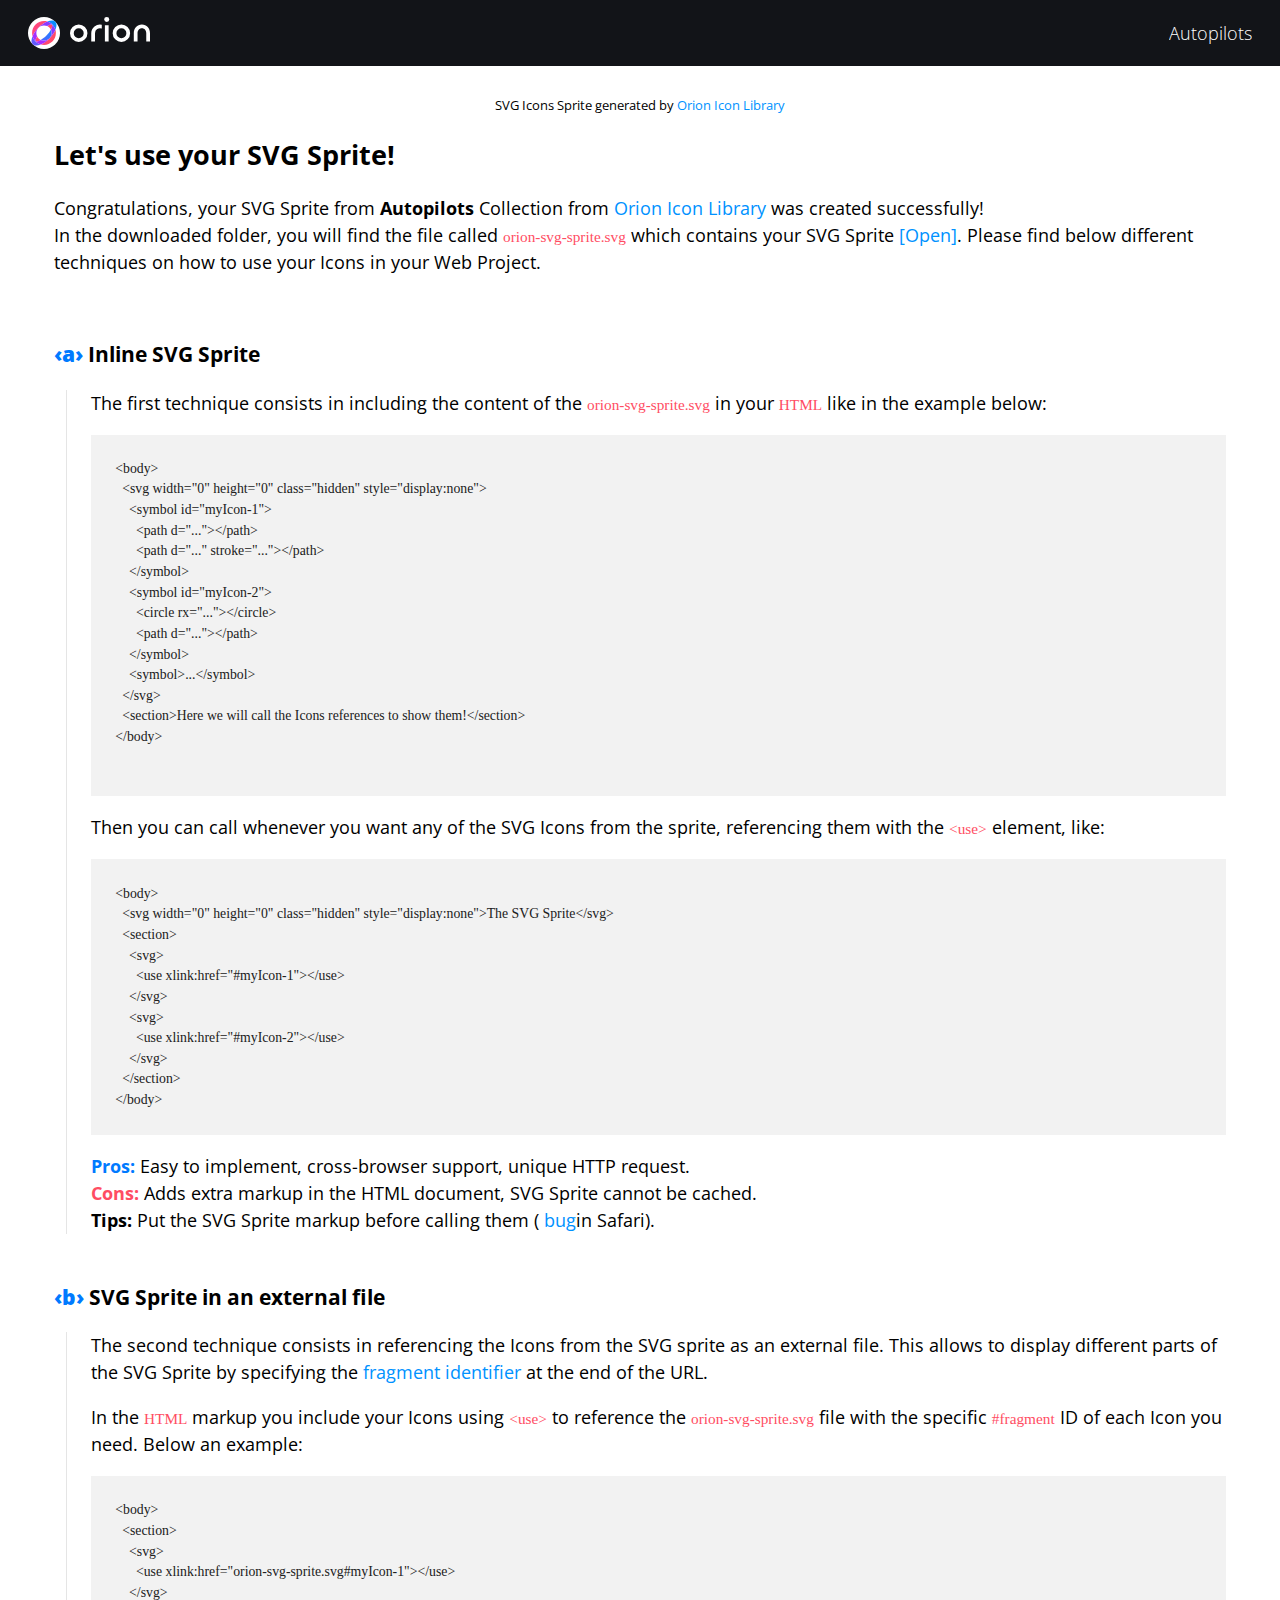
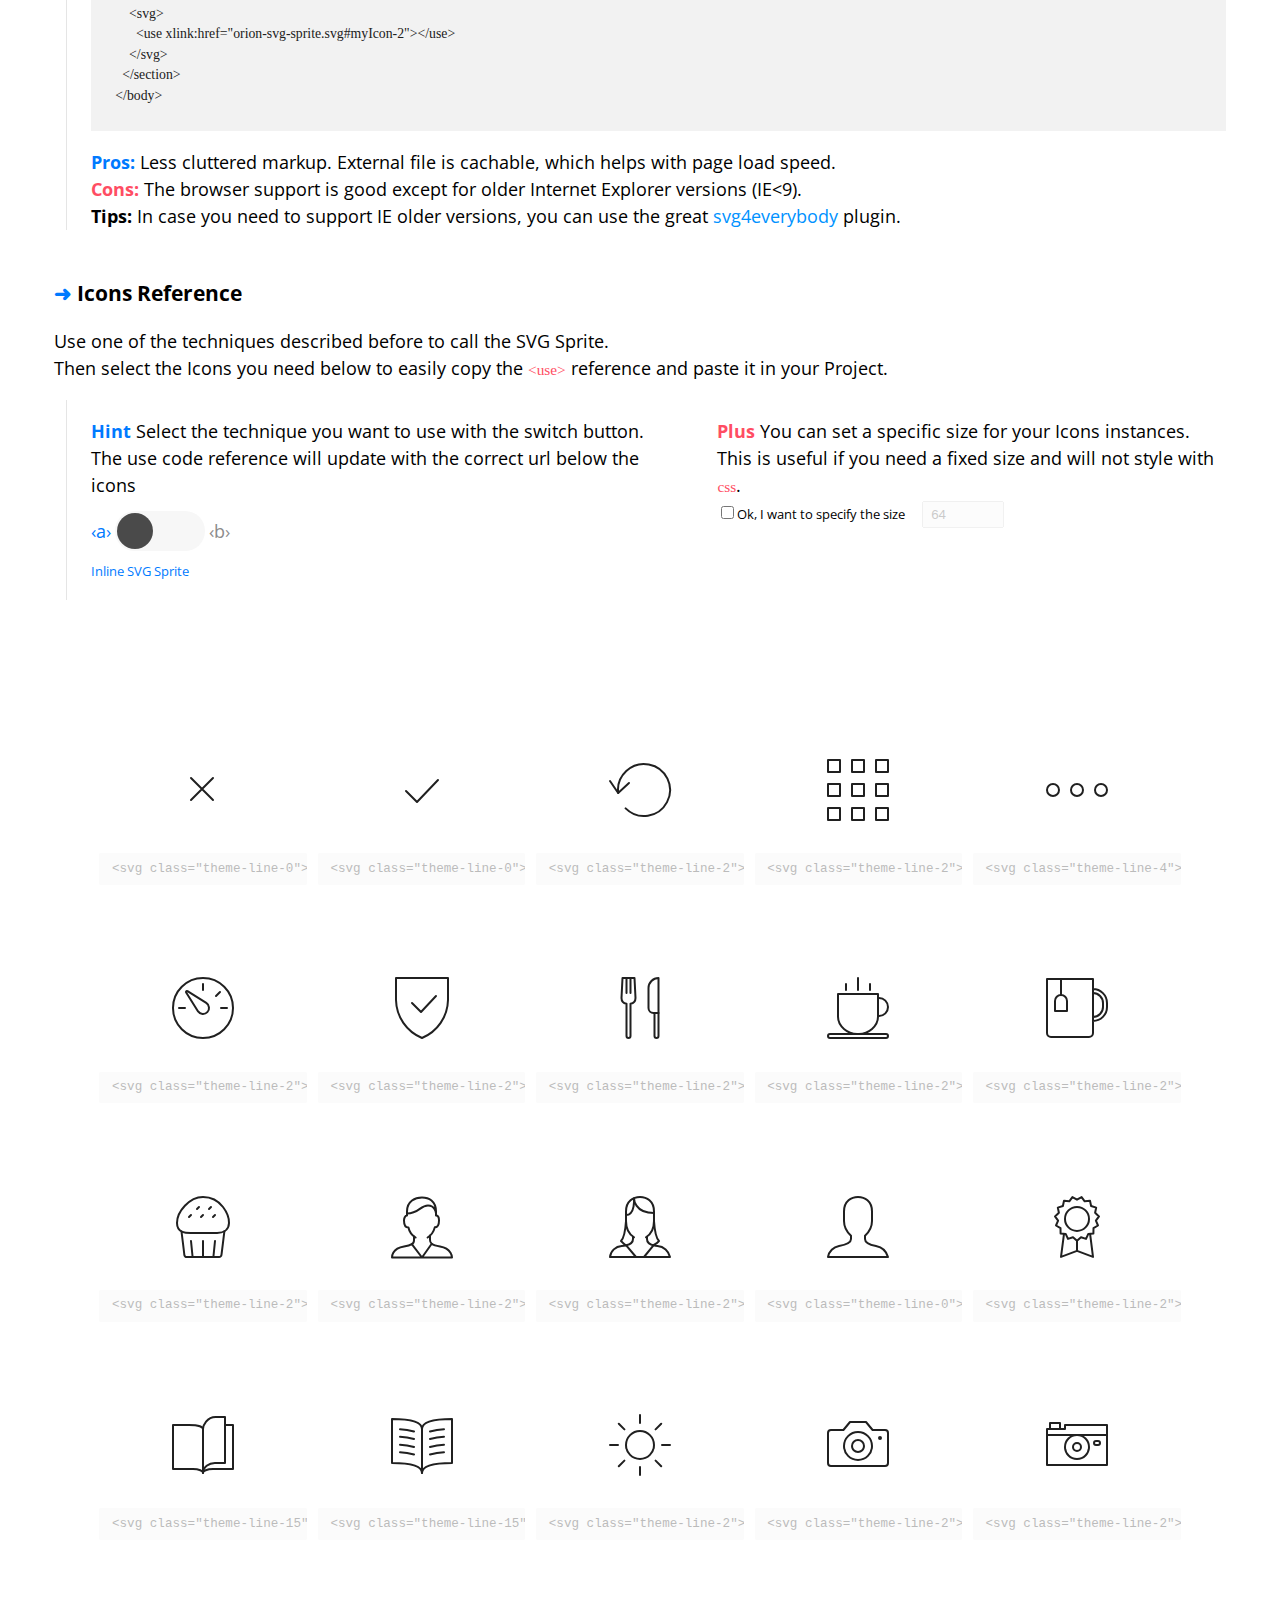
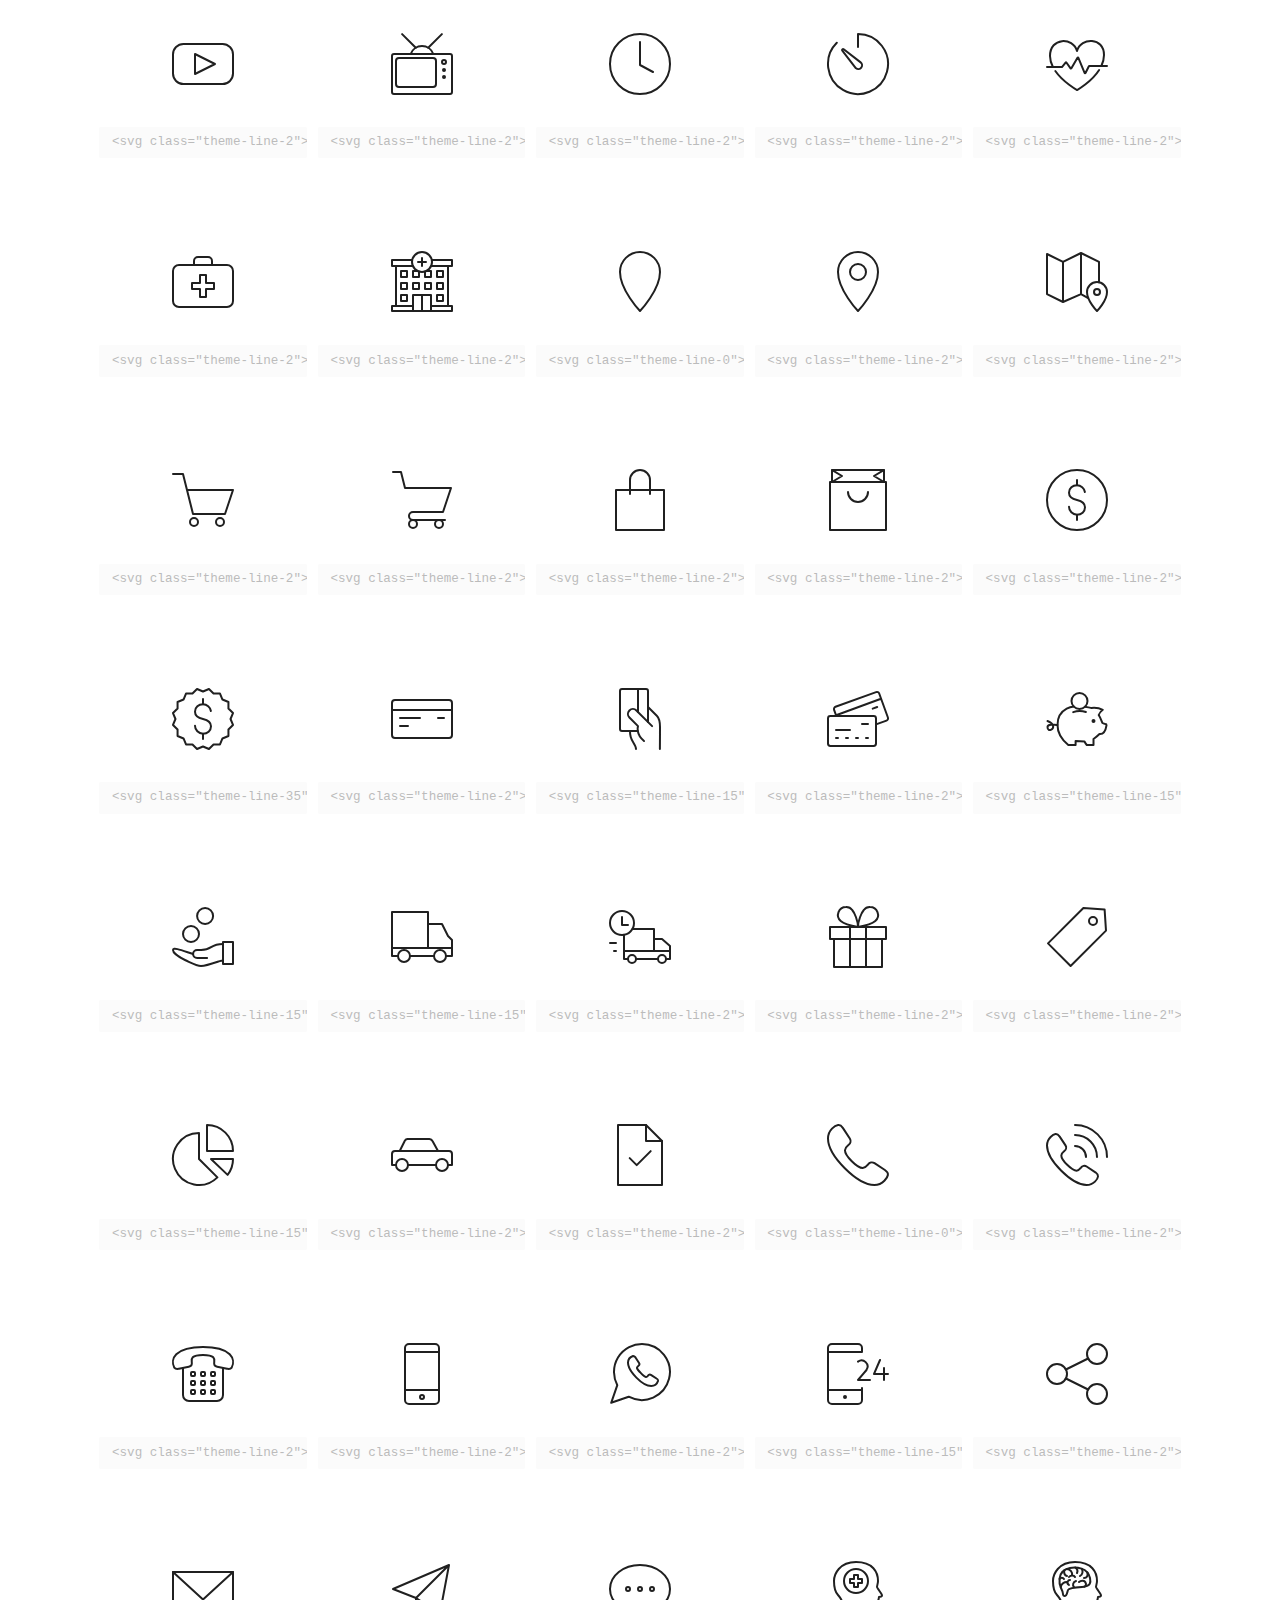
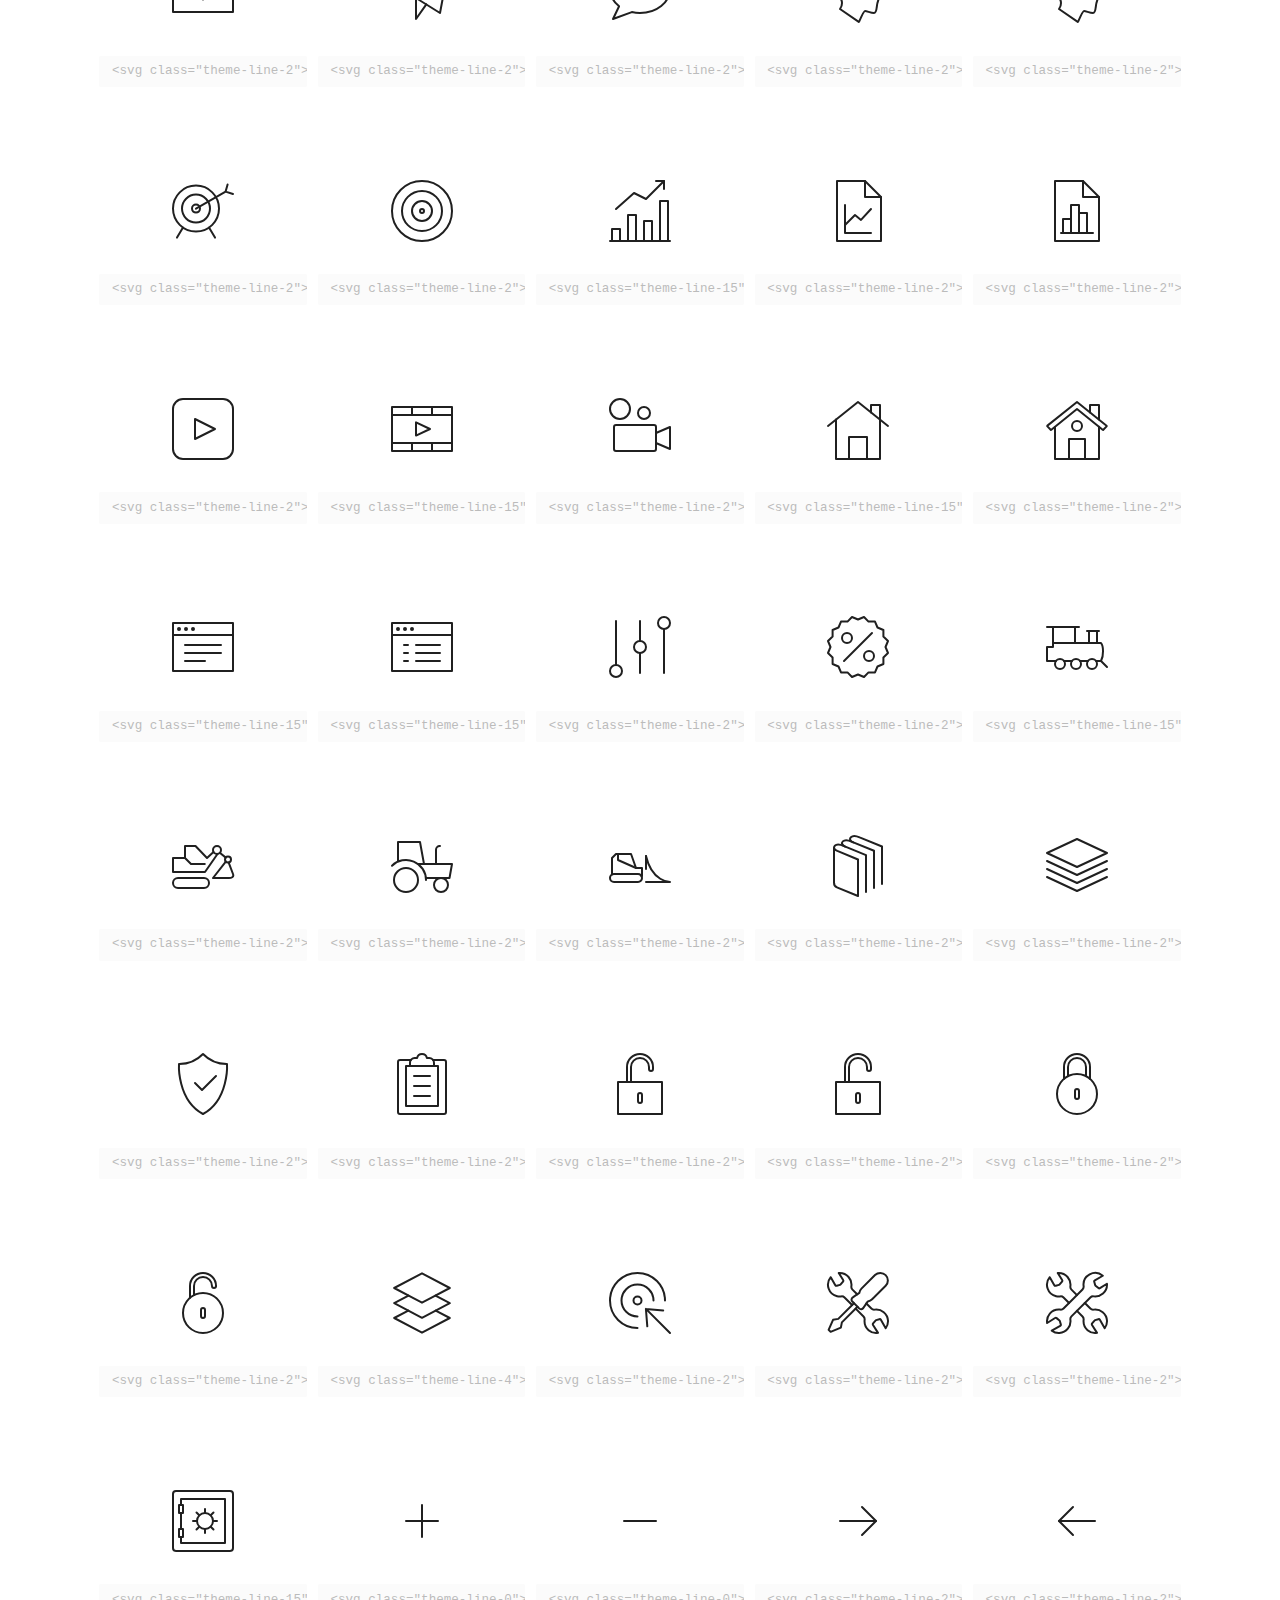
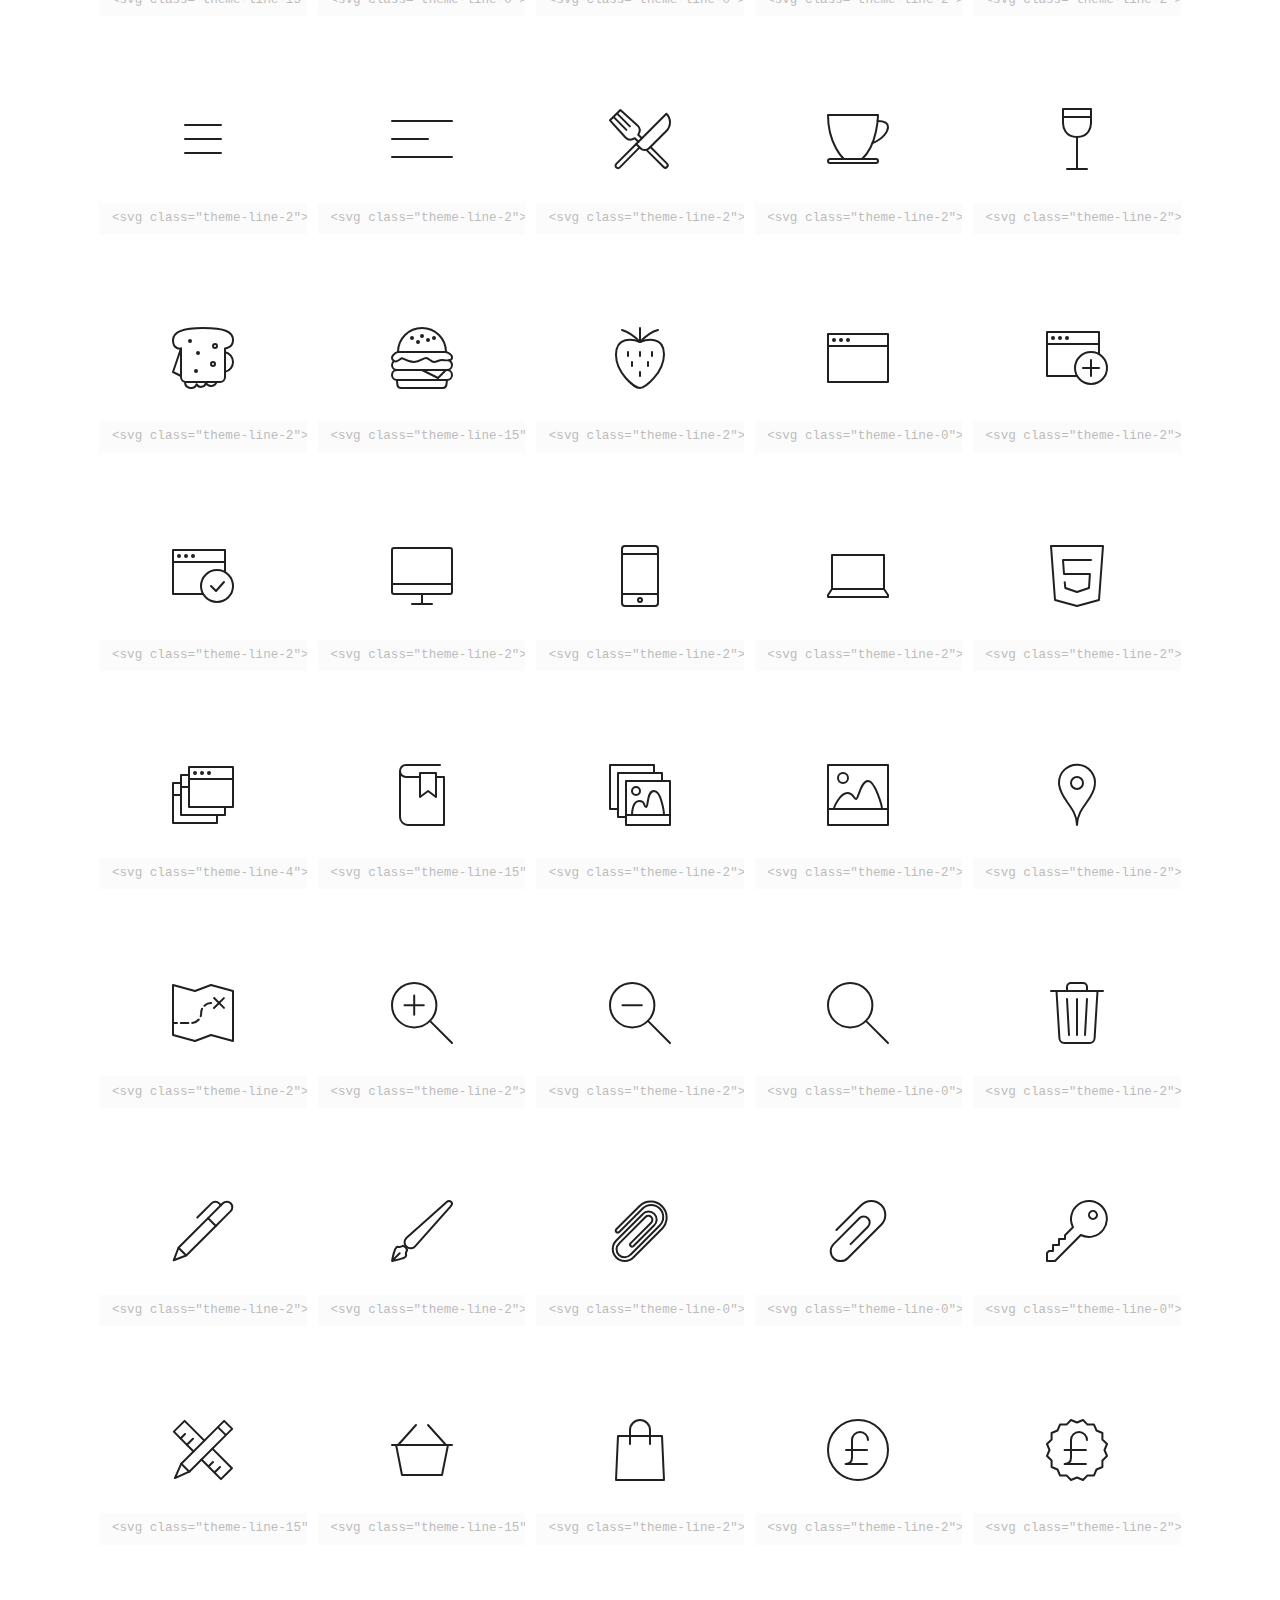
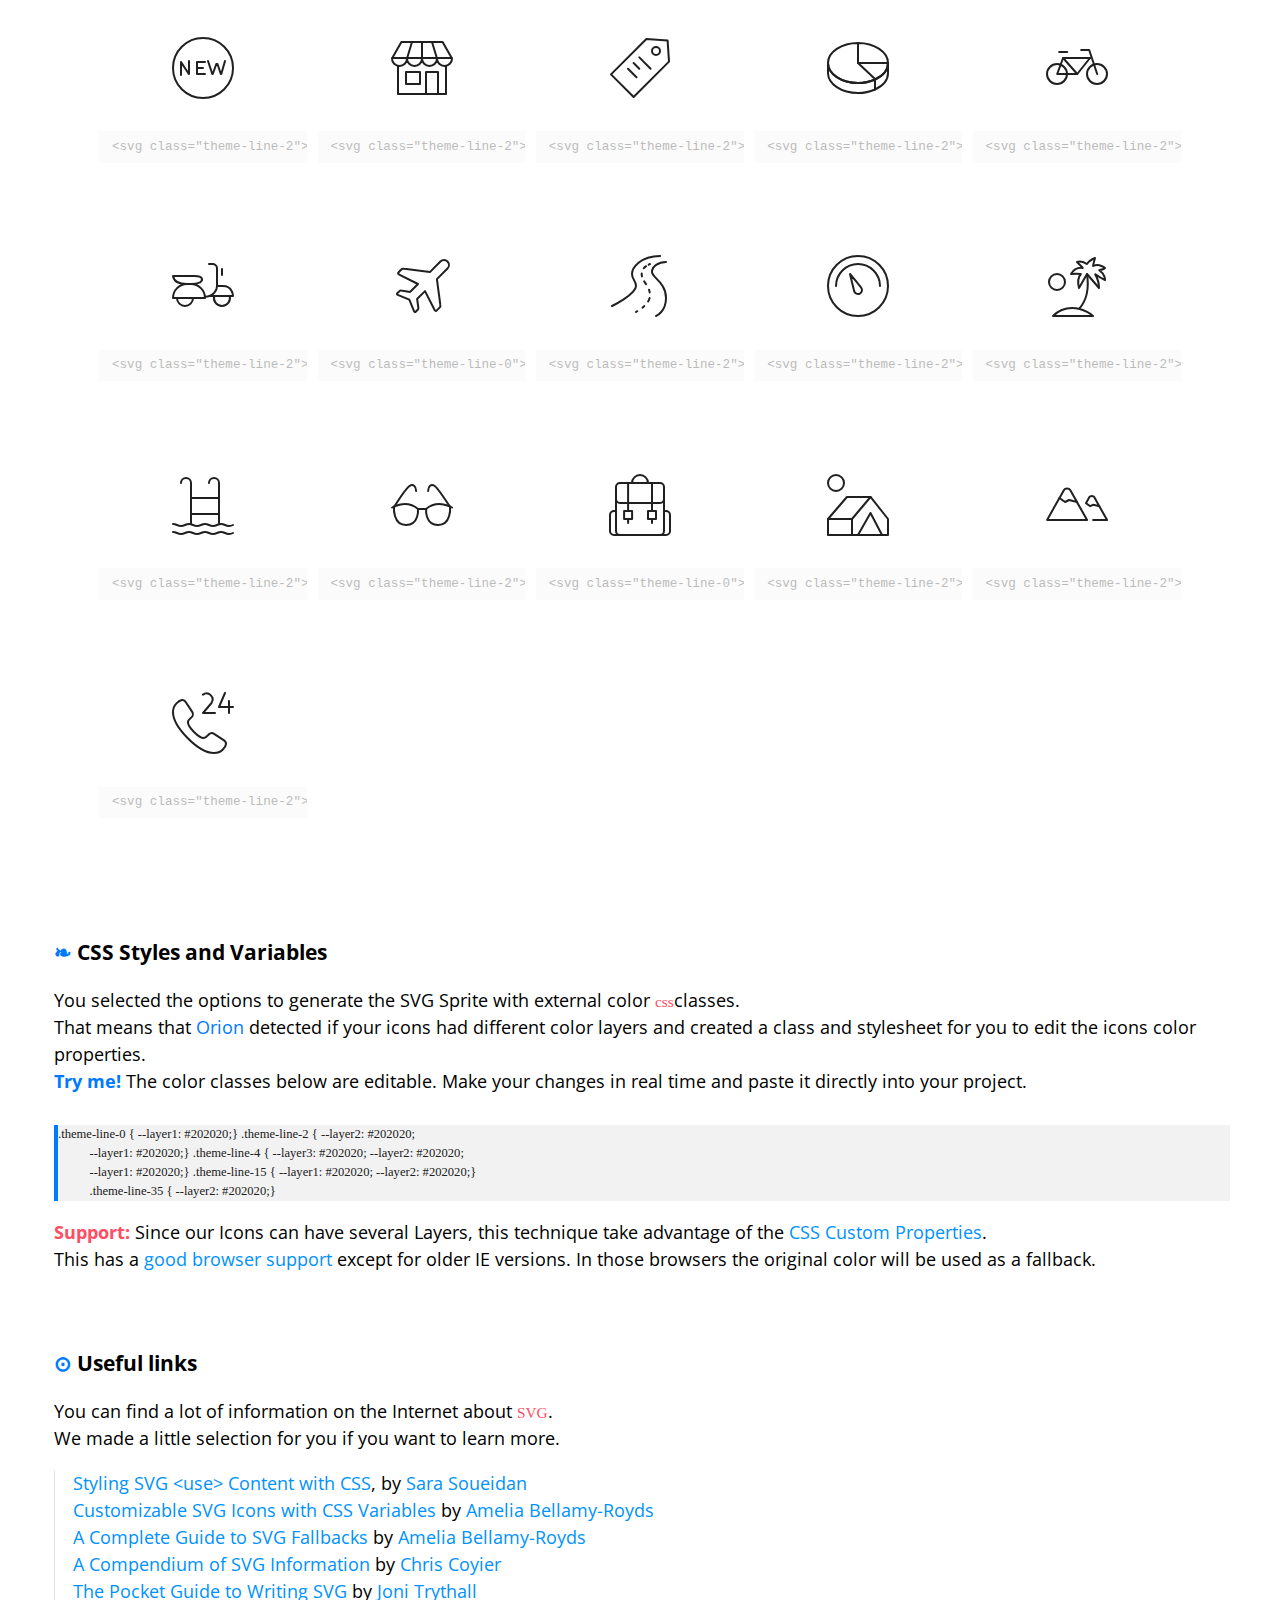
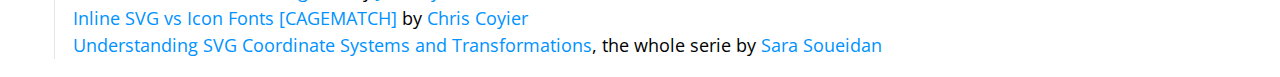
<file: icons/demo.html>
<!doctype>
<html lang="en">
  
  <head>
    <title>SVG Sprite Demo | Orion Icon Library</title>
    <meta name="viewport" content="width=device-width, initial-scale=1.0"
    />
    <meta charset="UTF-8" />
    <link href="https://fonts.googleapis.com/css?family=Open+Sans" rel="stylesheet"
    />
    <style>
      html {
          box-sizing: border-box;
        }
        body {
          margin: 0;
          padding: 0;
          font-family: 'Open Sans', sans-serif;
          font-size: 1.125rem;
        }
        ._1bo7bzx{font-family:Menlo, mono;font-size:.85em;}._1oymxsi{color:#ff4d63;}._1tt2u3t{-webkit-box-pack:justify;-ms-flex-pack:justify;-webkit-box-align:center;-ms-flex-align:center;display:-webkit-box;display:-moz-box;display:-ms-flexbox;display:-webkit-flex;display:flex;-webkit-align-items:center;align-items:center;background-color:#121418;-webkit-justify-content:space-between;justify-content:space-between;height:66px;padding:0 28px;color:white;}._dl5j6p{font-weight:300;max-width:33%;font-size:1em;}._1iurgbx{white-space:nowrap;overflow:hidden;text-overflow:ellipsis;}._1l5hckq{padding:1em 3em;}._kp2n83{font-size:.7em;text-align:center;}._o1cg4g{color:#0092FF;text-decoration:none;}._o1cg4g:hover{text-decoration:underline;}._14gdf42{line-height:1.5;}._ovghcs{color:inherit;text-decoration:none;}._ovghcs:hover:after{content:"#";color:#0092FF;margin-left:2px;opacity:.3;-webkit-transition:opacity .3s;-moz-transition:opacity .3s;transition:opacity .3s;}._ovghcs:active:after{opacity:1;}._1dqtju9{color:#007aff;}._fr5wn{padding-left:24px;border-left:1px solid rgba(0,0,0,0.1);margin-left:12px;margin-bottom:48px;}._1bmg5vo{color:#202020;tab-ssize:4px;overflow-x:auto;padding:1.5em;line-height:1.5;background:rgba(0,0,0,0.05);font-size:.9em;}._jro6t0{display:-webkit-box;display:-moz-box;display:-ms-flexbox;display:-webkit-flex;display:flex;}._53480w{display:none;}._53480w:checked + label span{-webkit-transform:translateX(52px);-ms-transform:translateX(52px);transform:translateX(52px);}._53480w:checked + label:before{color:inherit;}._53480w:checked + label:after{color:#007aff;}._53480w:checked ~ .externalCheckboxHelper:after{content:"External SVG Sprite";}._1uuc6xn{cursor:pointer;width:90px;height:40px;display:block;background-color:#f7f7f7;color:#8c8c8c;border-radius:32px;margin:12px 24px;position:relative;}._1uuc6xn:before{content:"‹a›";position:absolute;right:-webkit-calc(100% + 4px);right:-moz-calc(100% + 4px);right:calc(100% + 4px);top:50%;-webkit-transform:translateY(-50%);-ms-transform:translateY(-50%);transform:translateY(-50%);color:#007aff;}._1uuc6xn:after{content:"‹b›";position:absolute;left:-webkit-calc(100% + 4px);left:-moz-calc(100% + 4px);left:calc(100% + 4px);top:50%;-webkit-transform:translateY(-50%);-ms-transform:translateY(-50%);transform:translateY(-50%);}._10r524x{background-color:#4a4a4a;border-radius:50%;height:36px;left:0px;-webkit-transform:translateX(2px);-ms-transform:translateX(2px);transform:translateX(2px);position:absolute;top:2px;-webkit-transition:-webkit-transform .2s ease,transform .2s ease;-moz-transition:transform .2s ease;transition:-ms-transform .2s ease,-webkit-transform .2s ease,transform .2s ease;width:36px;z-index:1;}._qjqtm8:after{content:"Inline SVG Sprite";}._jcgzno{padding:.3em .5em;outline:0px;margin-left:12px;}._jcgzno:disabled{opacity:0.3;}._1r58n10{overflow:auto;padding:40px;margin:0px;list-style:none;padding-bottom:40px;}._fnhcyz{width:100%;float:left;-moz-box-sizing:border-box;box-sizing:border-box;display:block;-webkit-transition:opacity 250ms, box-shadow 250ms;-moz-transition:opacity 250ms, box-shadow 250ms;transition:opacity 250ms, box-shadow 250ms;cursor:pointer;position:relative;}@media (min-width: 767px){._fnhcyz{width:50%;}}@media (min-width: 1023px){._fnhcyz{width:33.333%;}}@media (min-width: 1199px){._fnhcyz{width:20%;}}._fnhcyz:after{content:"";position:absolute;z-index:-1;top:0px;right:0px;bottom:0px;left:0px;opacity:0;box-shadow:0 .5em 3em rgba(0,0,0,.1);-webkit-transition:opacity .3s;-moz-transition:opacity .3s;transition:opacity .3s;}._fnhcyz:hover:after{opacity:1;z-index:1;}._fnhcyz:before{content:"";padding-top:100%;display:block;}._fnhcyz:hover .orion-sprite__id{opacity:1;}._fnhcyz:hover .orion-sprite__code{opacity:1;}._1dclzhk{-webkit-box-direction:normal;-webkit-box-orient:vertical;-webkit-box-pack:justify;-ms-flex-pack:justify;-webkit-box-align:center;-ms-flex-align:center;display:-webkit-box;display:-moz-box;display:-ms-flexbox;display:-webkit-flex;display:flex;-webkit-align-items:center;align-items:center;-webkit-justify-content:space-between;justify-content:space-between;-webkit-flex-direction:column;-ms-flex-direction:column;flex-direction:column;position:absolute;top:0px;right:0px;bottom:0px;left:0px;padding:.5em 1em;}._19wnp26{width:100%;font-size:.7em;text-align:center;opacity:0;color:#777;-webkit-transition:opacity 250ms;-moz-transition:opacity 250ms;transition:opacity 250ms;}._1u0lyeu{width:64px;height:64px;}._190hxbq{width:100%;height:100%;}._1mcpc5v{font-size:.7em;padding:.5em 1em;width:100%;z-index:2;border-radius:2px;opacity:.3;-webkit-transition:opacity .3s;-moz-transition:opacity .3s;transition:opacity .3s;}._duacj0{white-space:pre;display:inline-block;font-size:.7em;line-height:1.5;background:rgba(0,0,0,0.05);tab-ssize:4px;color:#202020;margin-top:1em;width:100%;outline:0px;border-left:4px solid #007aff;}._1hgbkkp{list-style:none;margin:0px;padding:0px;padding-left:1em;line-height:1.5em;}._19kenml{-webkit-box-align:start;-ms-flex-align:start;display:-webkit-box;display:-moz-box;display:-ms-flexbox;display:-webkit-flex;display:flex;-webkit-align-items:flex-start;align-items:flex-start;color:#fff;}._15372er{display:inline-block;vertical-align:middle;width:32px;height:32px;}._ksd372{display:inline-block;vertical-align:middle;width:80px;height:25px;margin-left:10px;}
    </style>
  </head>
  
  <body>
    <svg width="0" height="0" class="hidden">
      <symbol xmlns="http://www.w3.org/2000/svg" viewBox="0 0 64 64" id="close-1">
        <title>Close</title>
        <desc>A line styled icon from Orion Icon Library.</desc>
        <path data-name="layer1"
        fill="none" stroke="#202020" stroke-miterlimit="10" stroke-width="2" d="M41.999 20.002l-22 22m22 0L20 20"
        stroke-linejoin="round" stroke-linecap="round" style="stroke:var(--layer1, #202020)"></path>
      </symbol>
      <symbol xmlns="http://www.w3.org/2000/svg" viewBox="0 0 64 64" id="checkmark-1">
        <title>Checkmark</title>
        <desc>A line styled icon from Orion Icon Library.</desc>
        <path data-name="layer1"
        fill="none" stroke="#202020" stroke-miterlimit="10" stroke-width="2" d="M16 33l11 11 21-22"
        stroke-linejoin="round" stroke-linecap="round" style="stroke:var(--layer1, #202020)"></path>
      </symbol>
      <symbol xmlns="http://www.w3.org/2000/svg" viewBox="0 0 64 64" id="rotate-left-1">
        <title>Rotate Left</title>
        <desc>A line styled icon from Orion Icon Library.</desc>
        <path data-name="layer2"
        d="M10.168 34.947a26.016 26.016 0 1 1 7.45 15.432" fill="none" stroke="#202020"
        stroke-miterlimit="10" stroke-width="2" stroke-linejoin="round" stroke-linecap="round"
        style="stroke:var(--layer1, #202020)"></path>
        <path data-name="layer1" fill="none" stroke="#202020" stroke-miterlimit="10"
        stroke-width="2" d="M2 23l8.168 11.947L20.986 25" stroke-linejoin="round"
        stroke-linecap="round" style="stroke:var(--layer1, #202020)"></path>
      </symbol>
      <symbol xmlns="http://www.w3.org/2000/svg" viewBox="0 0 64 64" id="portfolio-grid-1">
        <title>Portfolio Grid</title>
        <desc>A line styled icon from Orion Icon Library.</desc>
        <path data-name="layer2"
        fill="none" stroke="#202020" stroke-miterlimit="10" stroke-width="2" d="M2 2h12v12H2zm24 0h12v12H26zm24 0h12v12H50zM2 50h12v12H2z"
        stroke-linejoin="round" stroke-linecap="round" style="stroke:var(--layer1, #202020)"></path>
        <path data-name="layer1" fill="none" stroke="#202020" stroke-miterlimit="10"
        stroke-width="2" d="M26 50h12v12H26zm24 0h12v12H50z" stroke-linejoin="round"
        stroke-linecap="round" style="stroke:var(--layer1, #202020)"></path>
        <path data-name="layer2" fill="none" stroke="#202020" stroke-miterlimit="10"
        stroke-width="2" d="M2 25.988h12v12H2z" stroke-linejoin="round" stroke-linecap="round"
        style="stroke:var(--layer1, #202020)"></path>
        <path data-name="layer1" fill="none" stroke="#202020" stroke-miterlimit="10"
        stroke-width="2" d="M26 25.988h12v12H26zm24 0h12v12H50z" stroke-linejoin="round"
        stroke-linecap="round" style="stroke:var(--layer1, #202020)"></path>
      </symbol>
      <symbol xmlns="http://www.w3.org/2000/svg" viewBox="0 0 64 64" id="more-1">
        <title>More</title>
        <desc>A line styled icon from Orion Icon Library.</desc>
        <circle data-name="layer3"
        cx="8" cy="32" r="6" fill="none" stroke="#202020" stroke-miterlimit="10"
        stroke-width="2" stroke-linejoin="round" stroke-linecap="round" style="stroke:var(--layer1, #202020)"></circle>
        <circle data-name="layer2" cx="56" cy="32" r="6" fill="none"
        stroke="#202020" stroke-miterlimit="10" stroke-width="2" stroke-linejoin="round"
        stroke-linecap="round" style="stroke:var(--layer1, #202020)"></circle>
        <circle data-name="layer1" cx="32" cy="32" r="6" fill="none"
        stroke="#202020" stroke-miterlimit="10" stroke-width="2" stroke-linejoin="round"
        stroke-linecap="round" style="stroke:var(--layer1, #202020)"></circle>
      </symbol>
      <symbol xmlns="http://www.w3.org/2000/svg" viewBox="0 0 64 64" id="speed-1">
        <title>Speed</title>
        <desc>A line styled icon from Orion Icon Library.</desc>
        <circle data-name="layer2"
        cx="32" cy="32" r="30" fill="none" stroke="#202020" stroke-miterlimit="10"
        stroke-width="2" stroke-linejoin="round" stroke-linecap="round" style="stroke:var(--layer1, #202020)"></circle>
        <path data-name="layer2" fill="none" stroke="#202020" stroke-miterlimit="10"
        stroke-width="2" d="M8 32h6M32 8v5.999M50 32h6M45 20l4-4" stroke-linejoin="round"
        stroke-linecap="round" style="stroke:var(--layer1, #202020)"></path>
        <path data-name="layer1" d="M15.183 16.544A.975.975 0 0 1 15 16a1 1 0 0 1 1.489-.873l18.748 11.821a5.999 5.999 0 1 1-8.153 8.486z"
        fill="none" stroke="#202020" stroke-miterlimit="10" stroke-width="2" stroke-linejoin="round"
        stroke-linecap="round" style="stroke:var(--layer1, #202020)"></path>
      </symbol>
      <symbol xmlns="http://www.w3.org/2000/svg" viewBox="0 0 64 64" id="security-shield-1">
        <title>Security Shield</title>
        <desc>A line styled icon from Orion Icon Library.</desc>
        <path data-name="layer2"
        d="M6 2h52v22.064A41.973 41.973 0 0 1 31.994 62 41.97 41.97 0 0 1 6 24.064z"
        fill="none" stroke="#202020" stroke-miterlimit="10" stroke-width="2" stroke-linejoin="round"
        stroke-linecap="round" style="stroke:var(--layer1, #202020)"></path>
        <path data-name="layer1" fill="none" stroke="#202020" stroke-miterlimit="10"
        stroke-width="2" d="M22 27l9 9 15-16" stroke-linejoin="round" stroke-linecap="round"
        style="stroke:var(--layer1, #202020)"></path>
      </symbol>
      <symbol xmlns="http://www.w3.org/2000/svg" viewBox="0 0 64 64" id="food-1">
        <title>Food</title>
        <desc>A line styled icon from Orion Icon Library.</desc>
        <path data-name="layer2"
        d="M50.5 37v23a2 2 0 0 1-2 2 2 2 0 0 1-2-2V37" fill="none" stroke="#202020"
        stroke-linecap="round" stroke-linejoin="round" stroke-width="2" style="stroke:var(--layer1, #202020)"></path>
        <path data-name="layer1" fill="none" stroke="#202020" stroke-linecap="round"
        stroke-linejoin="round" stroke-width="2" d="M18.5 17V2m4 0v15m4-15h-12l-1 20c0 3.2 2.1 5.2 5 5.8V60a2 2 0 0 0 4 0V27.8c2.9-.6 5-2.6 5-5.8zm24 35V2a10 10 0 0 0-10 10v20a5 5 0 0 0 5 5z"
        style="stroke:var(--layer1, #202020)"></path>
      </symbol>
      <symbol viewBox="0 0 64 64" xmlns="http://www.w3.org/2000/svg" id="hot-coffee-1">
        <title>Hot Coffee</title>
        <desc>A line styled icon from Orion Icon Library.</desc>
        <path stroke-width="2"
        stroke-linejoin="round" stroke-linecap="round" stroke="#202020" fill="none"
        d="M52 17.965v22.857c0 9.467-9.582 17.143-19.049 17.143h-1.9C21.58 57.965 12 50.289 12 40.822V17.965zM52 22h1.016A8.984 8.984 0 0 1 62 30.982a8.982 8.982 0 0 1-8.982 8.982H52"
        data-name="layer2" style="stroke:var(--layer1, #202020)"></path>
        <path d="M32 13.998v-12m-12.002 12V8.002m24.004 5.996V8.002M62 60a2 2 0 0 1-2 2H4a2 2 0 0 1-2-2 2 2 0 0 1 2-2h56a2 2 0 0 1 2 2z"
        stroke-width="2" stroke-linejoin="round" stroke-linecap="round" stroke="#202020"
        fill="none" data-name="layer1" style="stroke:var(--layer1, #202020)"></path>
      </symbol>
      <symbol xmlns="http://www.w3.org/2000/svg" viewBox="0 0 64 64" id="tea-cup-1">
        <title>Tea Cup</title>
        <desc>A line styled icon from Orion Icon Library.</desc>
        <path data-name="layer2"
        fill="none" stroke="#202020" stroke-linecap="round" stroke-linejoin="round"
        stroke-width="2" d="M16 3v16m6 16V25a6 6 0 0 0-6-6 6 6 0 0 0-6 6v10z" style="stroke:var(--layer1, #202020)"></path>
        <path data-name="layer1" d="M48 3v54a4 4 0 0 1-4 4H6a4 4 0 0 1-4-4V3zm0 10a14 14 0 0 1 14 14v4a14 14 0 0 1-14 14"
        fill="none" stroke="#202020" stroke-linecap="round" stroke-linejoin="round"
        stroke-width="2" style="stroke:var(--layer1, #202020)"></path>
        <path data-name="layer1" d="M48 41a10 10 0 0 0 10-10v-4a10 10 0 0 0-10-10"
        fill="none" stroke="#202020" stroke-linecap="round" stroke-linejoin="round"
        stroke-width="2" style="stroke:var(--layer1, #202020)"></path>
      </symbol>
      <symbol xmlns="http://www.w3.org/2000/svg" viewBox="0 0 64 64" id="muffin-1">
        <title>Muffin</title>
        <desc>A line styled icon from Orion Icon Library.</desc>
        <path data-name="layer2"
        d="M10.5 36.5s2.6 20.7 2.8 23.1A2.4 2.4 0 0 0 16 62h31.9a2.4 2.4 0 0 0 2.6-2.4c.3-2.4 2.9-23.4 2.9-23.4M20 46l1.6 16M44 46l-1.6 16M32 46v16"
        fill="none" stroke="#202020" stroke-linecap="round" stroke-linejoin="round"
        stroke-width="2" style="stroke:var(--layer1, #202020)"></path>
        <path data-name="layer1" d="M32 2C18.3 2 6 16.7 6 28s11.3 10 16 10h24.1c4.8 0 11.7-2 11.9-10S50.5 2 32 2zM20 20l-2 2m14-2l-2 2m-2-10l-2 2m14-2l-2 2m6 6l-2 2"
        fill="none" stroke="#202020" stroke-linecap="round" stroke-linejoin="round"
        stroke-width="2" style="stroke:var(--layer1, #202020)"></path>
      </symbol>
      <symbol viewBox="0 0 64 64" xmlns="http://www.w3.org/2000/svg" id="man-1">
        <title>Man</title>
        <desc>A line styled icon from Orion Icon Library.</desc>
        <path stroke-width="2"
        stroke-miterlimit="10" stroke="#202020" fill="none" d="M41.713 48.744c-1.968-1.476-1.71-3.069-1.71-4.244v-4m-16 1v3c0 1.285.425 3.083-2.194 4.67"
        data-name="layer2" stroke-linejoin="round" stroke-linecap="round" style="stroke:var(--layer1, #202020)"></path>
        <path stroke-width="2" stroke-miterlimit="10" stroke="#202020"
        fill="none" d="M37.601 42.5a16.786 16.786 0 0 0 7.168-10.135c3.026-.037 4.234-2.931 4.234-6.937 0-1.994 0-4.928-3-4.928v-2m-29 0v2.006c-2-.006-3 2.994-3 4.988 0 4.006 1.391 7.006 4.436 7.006h.002a15.21 15.21 0 0 0 7.17 10m20.392-24v-2c0-10.4-7.373-14-14-14s-15 3.517-15 13.916V18.5c12 0 13-8 21-8 7.459 0 8 8 8 8z"
        data-name="layer2" stroke-linejoin="round" stroke-linecap="round" style="stroke:var(--layer1, #202020)"></path>
        <path stroke-width="2" stroke-miterlimit="10" stroke="#202020"
        fill="none" d="M14.003 51.5c-12.61 2-12.001 11-12.001 11h30L21.809 49.17c-1.458.885-3.856 1.703-7.806 2.33zm36 0c-4.436-.74-6.91-1.72-8.29-2.756L32.002 62.5h30s0-9-12-11z"
        data-name="layer1" stroke-linejoin="round" stroke-linecap="round" style="stroke:var(--layer1, #202020)"></path>
      </symbol>
      <symbol viewBox="0 0 64 64" xmlns="http://www.w3.org/2000/svg" id="woman-1">
        <title>Woman</title>
        <desc>A line styled icon from Orion Icon Library.</desc>
        <path stroke-width="2"
        stroke-miterlimit="10" stroke="#202020" fill="none" d="M32 2c-6.627 0-13.992 4-13.992 14.399V26c0 7.18 3.27 13.379 8 16.267m11.984 0c4.73-2.888 8-9.087 8-16.267v-9.601C45.992 6 38.627 2 32 2"
        data-name="layer2" stroke-linejoin="round" stroke-linecap="round" style="stroke:var(--layer1, #202020)"></path>
        <path stroke-width="2" stroke-miterlimit="10" stroke="#202020"
        fill="none" d="M46 18C26 18 26 3.174 26 3.174S27.416 20 18 20m27.473 30.357C39.003 48.835 39 45.697 39 44v-2M28 62h8M25 42v2c0 1.684-.002 4.813-6.794 6.333M18.008 26S17 42 13 46c4 4 4.926 4.394 4.926 4.394"
        data-name="layer2" stroke-linejoin="round" stroke-linecap="round" style="stroke:var(--layer1, #202020)"></path>
        <path stroke-width="2" stroke-miterlimit="10" stroke="#202020"
        fill="none" d="M45.992 26S47 42 51 46c-4 4-6.095 4.217-6.095 4.217" data-name="layer2"
        stroke-linejoin="round" stroke-linecap="round" style="stroke:var(--layer1, #202020)"></path>
        <path stroke-width="2" stroke-miterlimit="10" stroke="#202020"
        fill="none" d="M62 62a13.788 13.788 0 0 0-12.422-11 30.574 30.574 0 0 1-4.105-.643L36 62zM13.61 51A12.46 12.46 0 0 0 2 62h26l-9.794-11.667a34.259 34.259 0 0 1-4.597.667z"
        data-name="layer1" stroke-linejoin="round" stroke-linecap="round" style="stroke:var(--layer1, #202020)"></path>
      </symbol>
      <symbol xmlns="http://www.w3.org/2000/svg" viewBox="0 0 64 64" id="user-1">
        <title>User</title>
        <desc>A line styled icon from Orion Icon Library.</desc>
        <path data-name="layer1"
        d="M46 26c0 6.1-3.4 11.5-7 14.8V44c0 2 1 5.1 11 7a15.5 15.5 0 0 1 12 11H2a13.4 13.4 0 0 1 11-11c10-1.8 12-5 12-7v-3.2c-3.6-3.3-7-8.6-7-14.8v-9.6C18 6 25.4 2 32 2s14 4 14 14.4z"
        fill="none" stroke="#202020" stroke-miterlimit="10" stroke-width="2" stroke-linejoin="round"
        stroke-linecap="round" style="stroke:var(--layer1, #202020)"></path>
      </symbol>
      <symbol xmlns="http://www.w3.org/2000/svg" viewBox="0 0 64 64" id="quality-1">
        <title>Quality</title>
        <desc>A line styled icon from Orion Icon Library.</desc>
        <path data-name="layer2"
        fill="none" stroke="#202020" stroke-miterlimit="10" stroke-width="2" d="M19 38.9l-3 23 16-6 16 6-2.9-23M32 45.8v10.1"
        stroke-linejoin="round" stroke-linecap="round" style="stroke:var(--layer1, #202020)"></path>
        <circle data-name="layer1" cx="32" cy="23.9" r="12" fill="none"
        stroke="#202020" stroke-miterlimit="10" stroke-width="2" stroke-linejoin="round"
        stroke-linecap="round" style="stroke:var(--layer1, #202020)"></circle>
        <path data-name="layer1" fill="none" stroke="#202020" stroke-miterlimit="10"
        stroke-width="2" d="M32 4.7l4.6-2.6 3.1 4.2 5.3-.5 1.1 5.2 5.1 1.6-1.1 5.2 3.9 3.6-3.1 4.3 2.1 4.8-4.5 2.7-.1 5.3-5.2.6-2.2 4.8-5-1.6-4 3.5-4-3.5-5 1.6-2.2-4.8-5.2-.6-.1-5.3-4.5-2.7 2.1-4.8-3.1-4.3 3.9-3.6-1.1-5.2 5.1-1.6L19 5.8l5.3.5 3.1-4.2L32 4.7z"
        stroke-linejoin="round" stroke-linecap="round" style="stroke:var(--layer1, #202020)"></path>
      </symbol>
      <symbol xmlns="http://www.w3.org/2000/svg" viewBox="0 0 64 64" id="reading-1">
        <title>Reading</title>
        <desc>A line styled icon from Orion Icon Library.</desc>
        <path data-name="layer1"
        d="M54 12h8v44H42c-6 0-10 2-10 3.8" fill="none" stroke="#202020" stroke-miterlimit="10"
        stroke-width="2" stroke-linejoin="round" stroke-linecap="round" style="stroke:var(--layer2, #202020)"></path>
        <path data-name="layer2" d="M32 16c0-3.6 4-12 12.6-12H54v46H43.9C37.8 50 32 54.2 32 60"
        fill="none" stroke="#202020" stroke-miterlimit="10" stroke-width="2" stroke-linejoin="round"
        stroke-linecap="round" style="stroke:var(--layer2, #202020)"></path>
        <path data-name="layer1" d="M32 16c0-2-4-4-14-4H2v44h20c6 0 10 2 10 3.8z"
        fill="none" stroke="#202020" stroke-miterlimit="10" stroke-width="2" stroke-linejoin="round"
        stroke-linecap="round" style="stroke:var(--layer2, #202020)"></path>
      </symbol>
      <symbol xmlns="http://www.w3.org/2000/svg" viewBox="0 0 64 64" id="news-1">
        <title>News</title>
        <desc>A line styled icon from Orion Icon Library.</desc>
        <path data-name="layer1"
        d="M32 16C32 8 16 6 2 6v44c14 0 30 2 30 10z" fill="none" stroke="#202020"
        stroke-miterlimit="10" stroke-width="2" stroke-linejoin="round" stroke-linecap="round"
        style="stroke:var(--layer2, #202020)"></path>
        <path data-name="layer2" d="M24 18.5a60.7 60.7 0 0 0-14-2.3M24 26a60.7 60.7 0 0 0-14-2.3M24 34a60.7 60.7 0 0 0-14-2.3m14 9.8a60.7 60.7 0 0 0-14-2.3m30-20.7a60.7 60.7 0 0 1 14-2.3M40 26a60.7 60.7 0 0 1 14-2.3M40 34a60.7 60.7 0 0 1 14-2.3m-14 9.8a60.7 60.7 0 0 1 14-2.3"
        fill="none" stroke="#202020" stroke-miterlimit="10" stroke-width="2" stroke-linejoin="round"
        stroke-linecap="round" style="stroke:var(--layer2, #202020)"></path>
        <path data-name="layer1" d="M32 16C32 8 48 6 62 6v44c-14 0-30 2-30 10"
        fill="none" stroke="#202020" stroke-miterlimit="10" stroke-width="2" stroke-linejoin="round"
        stroke-linecap="round" style="stroke:var(--layer2, #202020)"></path>
      </symbol>
      <symbol xmlns="http://www.w3.org/2000/svg" viewBox="0 0 64 64" id="sun-1">
        <title>Sun</title>
        <desc>A line styled icon from Orion Icon Library.</desc>
        <circle data-name="layer2"
        cx="32" cy="32" r="14" fill="none" stroke="#202020" stroke-miterlimit="10"
        stroke-width="2" stroke-linejoin="round" stroke-linecap="round" style="stroke:var(--layer1, #202020)"></circle>
        <path data-name="layer1" fill="none" stroke="#202020" stroke-miterlimit="10"
        stroke-width="2" d="M32 2v8m0 44v8m30-30h-8m-44 0H2m8.8-21.2l5.6 5.6m31.2 31.2l5.6 5.6m0-42.4l-5.6 5.6M16.4 47.6l-5.6 5.6"
        stroke-linejoin="round" stroke-linecap="round" style="stroke:var(--layer1, #202020)"></path>
      </symbol>
      <symbol xmlns="http://www.w3.org/2000/svg" viewBox="0 0 64 64" id="camera-1">
        <title>Camera</title>
        <desc>A line styled icon from Orion Icon Library.</desc>
        <path data-name="layer2"
        d="M59 17H46.6L40 9H24l-6.6 8H5a3 3 0 0 0-3 3v30a3 3 0 0 0 3 3h54a3 3 0 0 0 3-3V20a3 3 0 0 0-3-3z"
        fill="none" stroke="#202020" stroke-miterlimit="10" stroke-width="2" stroke-linejoin="round"
        stroke-linecap="round" style="stroke:var(--layer1, #202020)"></path>
        <circle data-name="layer1" cx="32" cy="33" r="14" fill="none" stroke="#202020"
        stroke-miterlimit="10" stroke-width="2" stroke-linejoin="round" stroke-linecap="round"
        style="stroke:var(--layer1, #202020)"></circle>
        <circle data-name="layer1" cx="54" cy="25" r="1" fill="none"
        stroke="#202020" stroke-miterlimit="10" stroke-width="2" stroke-linejoin="round"
        stroke-linecap="round" style="stroke:var(--layer1, #202020)"></circle>
        <circle data-name="layer1" cx="32" cy="33" r="6" fill="none"
        stroke="#202020" stroke-miterlimit="10" stroke-width="2" stroke-linejoin="round"
        stroke-linecap="round" style="stroke:var(--layer1, #202020)"></circle>
      </symbol>
      <symbol xmlns="http://www.w3.org/2000/svg" viewBox="0 0 64 64" id="retro-camera-1">
        <title>Retro Camera</title>
        <desc>A line styled icon from Orion Icon Library.</desc>
        <path data-name="layer2"
        fill="none" stroke="#202020" stroke-miterlimit="10" stroke-width="2" d="M5 16v-6h10v6"
        stroke-linejoin="round" stroke-linecap="round" style="stroke:var(--layer1, #202020)"></path>
        <path data-name="layer2" fill="none" stroke="#202020" stroke-miterlimit="10"
        stroke-width="2" d="M20 12v4H2v36h60V12H20zM2 22h30m0 0h30" stroke-linejoin="round"
        stroke-linecap="round" style="stroke:var(--layer1, #202020)"></path>
        <circle data-name="layer1" cx="32" cy="34" r="12" fill="none" stroke="#202020"
        stroke-miterlimit="10" stroke-width="2" stroke-linejoin="round" stroke-linecap="round"
        style="stroke:var(--layer1, #202020)"></circle>
        <circle data-name="layer1" cx="32" cy="34" r="4" fill="none"
        stroke="#202020" stroke-miterlimit="10" stroke-width="2" stroke-linejoin="round"
        stroke-linecap="round" style="stroke:var(--layer1, #202020)"></circle>
        <path data-name="layer1" d="M55 30a2 2 0 0 1-2 2h-2a2 2 0 0 1-2-2 2 2 0 0 1 2-2h2a2 2 0 0 1 2 2z"
        fill="none" stroke="#202020" stroke-miterlimit="10" stroke-width="2" stroke-linejoin="round"
        stroke-linecap="round" style="stroke:var(--layer1, #202020)"></path>
      </symbol>
      <symbol xmlns="http://www.w3.org/2000/svg" viewBox="0 0 64 64" id="play-button-1">
        <title>Play Button</title>
        <desc>A line styled icon from Orion Icon Library.</desc>
        <rect data-name="layer2"
        x="2" y="12" width="60" height="40" rx="10.4" ry="10.4" fill="none" stroke="#202020"
        stroke-miterlimit="10" stroke-width="2" stroke-linejoin="round" stroke-linecap="round"
        style="stroke:var(--layer1, #202020)"></rect>
        <path data-name="layer1" fill="none" stroke="#202020" stroke-miterlimit="10"
        stroke-width="2" d="M24 22v20l20-10-20-10z" stroke-linejoin="round" stroke-linecap="round"
        style="stroke:var(--layer1, #202020)"></path>
      </symbol>
      <symbol xmlns="http://www.w3.org/2000/svg" viewBox="0 0 64 64" id="tv-1">
        <title>TV</title>
        <desc>A line styled icon from Orion Icon Library.</desc>
        <path data-name="layer2"
        d="M20.7 22a12 12 0 0 1 22.6 0" fill="none" stroke="#202020" stroke-miterlimit="10"
        stroke-width="2" stroke-linejoin="round" stroke-linecap="round" style="stroke:var(--layer1, #202020)"></path>
        <rect data-name="layer1" x="2" y="22" width="60" height="40" rx="2"
        ry="2" fill="none" stroke="#202020" stroke-miterlimit="10" stroke-width="2"
        stroke-linejoin="round" stroke-linecap="round" style="stroke:var(--layer1, #202020)"></rect>
        <path data-name="layer2" fill="none" stroke="#202020" stroke-miterlimit="10"
        stroke-width="2" d="M25.8 15.8L12.1 2.1m26.1 13.7L51.9 2.1" stroke-linejoin="round"
        stroke-linecap="round" style="stroke:var(--layer1, #202020)"></path>
        <circle data-name="layer2" cx="54" cy="38" r="1" fill="none" stroke="#202020"
        stroke-miterlimit="10" stroke-width="2" stroke-linejoin="round" stroke-linecap="round"
        style="stroke:var(--layer1, #202020)"></circle>
        <circle data-name="layer2" cx="54" cy="45" r="1" fill="none"
        stroke="#202020" stroke-miterlimit="10" stroke-width="2" stroke-linejoin="round"
        stroke-linecap="round" style="stroke:var(--layer1, #202020)"></circle>
        <circle data-name="layer2" cx="54" cy="30" r="2" fill="none"
        stroke="#202020" stroke-miterlimit="10" stroke-width="2" stroke-linejoin="round"
        stroke-linecap="round" style="stroke:var(--layer1, #202020)"></circle>
        <rect data-name="layer1" x="6" y="26" width="40" height="29"
        rx="3" ry="3" fill="none" stroke="#202020" stroke-miterlimit="10" stroke-width="2"
        stroke-linejoin="round" stroke-linecap="round" style="stroke:var(--layer1, #202020)"></rect>
      </symbol>
      <symbol xmlns="http://www.w3.org/2000/svg" viewBox="0 0 64 64" id="time-1">
        <title>Time</title>
        <desc>A line styled icon from Orion Icon Library.</desc>
        <circle data-name="layer2"
        cx="32" cy="32" r="30" fill="none" stroke="#202020" stroke-linecap="round"
        stroke-miterlimit="10" stroke-width="2" stroke-linejoin="round" style="stroke:var(--layer1, #202020)"></circle>
        <path data-name="layer1" fill="none" stroke="#202020" stroke-linecap="round"
        stroke-miterlimit="10" stroke-width="2" d="M32 10v23l13 7" stroke-linejoin="round"
        style="stroke:var(--layer1, #202020)"></path>
      </symbol>
      <symbol viewBox="0 0 64 64" xmlns="http://www.w3.org/2000/svg" id="deadline-1">
        <title>Deadline</title>
        <desc>A line styled icon from Orion Icon Library.</desc>
        <path stroke-width="2"
        stroke-miterlimit="10" stroke-linecap="round" stroke="#202020" fill="none"
        d="M29.375 35.625L16.293 18.707a1.007 1.007 0 0 1 1.414-1.414l16.918 13.082A3.739 3.739 0 0 1 30 36.254a3.914 3.914 0 0 1-.625-.629z"
        data-name="layer2" stroke-linejoin="round" style="stroke:var(--layer1, #202020)"></path>
        <path stroke-width="2" stroke-miterlimit="10" stroke-linecap="round"
        stroke="#202020" fill="none" d="M10.787 10.787A30 30 0 1 0 32 2v13" data-name="layer1"
        stroke-linejoin="round" style="stroke:var(--layer1, #202020)"></path>
      </symbol>
      <symbol xmlns="http://www.w3.org/2000/svg" viewBox="0 0 64 64" id="heartbeat-1">
        <title>Heartbeat</title>
        <desc>A line styled icon from Orion Icon Library.</desc>
        <path data-name="layer2"
        d="M54.132 37.978c-7.756 12.073-22.055 20.058-22.055 20.058S18.218 50.34 10.33 39M7.9 35A23.91 23.91 0 0 1 5 24C5 5.04 28 5 32 19c4-14 27-14 27 4a25.548 25.548 0 0 1-2.644 11"
        fill="none" stroke="#202020" stroke-linecap="round" stroke-miterlimit="10"
        stroke-width="2" stroke-linejoin="round" style="stroke:var(--layer1, #202020)"></path>
        <path data-name="layer1" d="M2 35h14.76a.5.5 0 0 0 .39-.188l3.437-4.3a.5.5 0 0 1 .8.022l4.166 5.833a.5.5 0 0 0 .839-.039l6.1-10.459a.5.5 0 0 1 .894.062l6.2 15.049a.5.5 0 0 0 .91.033l3.371-6.741a.5.5 0 0 1 .442-.272H62"
        fill="none" stroke="#202020" stroke-linecap="round" stroke-miterlimit="10"
        stroke-width="2" stroke-linejoin="round" style="stroke:var(--layer1, #202020)"></path>
      </symbol>
      <symbol xmlns="http://www.w3.org/2000/svg" viewBox="0 0 64 64" id="first-aid-kit-1">
        <title>First Aid Kit</title>
        <desc>A line styled icon from Orion Icon Library.</desc>
        <path data-name="layer2"
        fill="none" stroke="#202020" stroke-linecap="round" stroke-miterlimit="10"
        stroke-width="2" d="M43 33h-8v-8h-6v8h-8v6h8v8h6v-8h8v-6z" stroke-linejoin="round"
        style="stroke:var(--layer1, #202020)"></path>
        <rect data-name="layer1" x="2" y="15" width="60" height="42" rx="6"
        ry="6" fill="none" stroke="#202020" stroke-linecap="round" stroke-miterlimit="10"
        stroke-width="2" stroke-linejoin="round" style="stroke:var(--layer1, #202020)"></rect>
        <path data-name="layer1" d="M23 15v-4a4 4 0 0 1 4-4h10a4 4 0 0 1 4 4v4"
        fill="none" stroke="#202020" stroke-linecap="round" stroke-miterlimit="10"
        stroke-width="2" stroke-linejoin="round" style="stroke:var(--layer1, #202020)"></path>
      </symbol>
      <symbol xmlns="http://www.w3.org/2000/svg" viewBox="0 0 64 64" id="hospital-1">
        <title>Hospital</title>
        <desc>A line styled icon from Orion Icon Library.</desc>
        <path data-name="layer2"
        fill="none" stroke="#202020" stroke-linecap="round" stroke-miterlimit="10"
        stroke-width="2" d="M6 56V16m52 0v40" stroke-linejoin="round" style="stroke:var(--layer1, #202020)"></path>
        <path data-name="layer1" fill="none" stroke="#202020" stroke-linecap="round"
        stroke-miterlimit="10" stroke-width="2" d="M23 45h18v16H23z" stroke-linejoin="round"
        style="stroke:var(--layer1, #202020)"></path>
        <path data-name="layer2" fill="none" stroke="#202020" stroke-linecap="round"
        stroke-miterlimit="10" stroke-width="2" d="M23 61H2v-5h21m18 0h21v5H41"
        stroke-linejoin="round" style="stroke:var(--layer1, #202020)"></path>
        <path data-name="layer1" fill="none" stroke="#202020" stroke-linecap="round"
        stroke-miterlimit="10" stroke-width="2" d="M32 45v16" stroke-linejoin="round"
        style="stroke:var(--layer1, #202020)"></path>
        <path data-name="layer2" fill="none" stroke="#202020" stroke-linecap="round"
        stroke-miterlimit="10" stroke-width="2" d="M22.756 16H2v-6h20.063m19.874 0H62v6H41.244M11 21h6v6h-6zm36 0h6v6h-6zM11 33h6v6h-6zm0 12h6v6h-6zm36 0h6v6h-6zM23 33h6v6h-6zm12 0h6v6h-6zm12 0h6v6h-6zM29 21.542V27h-6v-6h4.636m8.728 0H41v6h-6v-5.458"
        stroke-linejoin="round" style="stroke:var(--layer1, #202020)"></path>
        <circle data-name="layer1" cx="32" cy="12" r="10" fill="none" stroke="#202020"
        stroke-linecap="round" stroke-miterlimit="10" stroke-width="2" stroke-linejoin="round"
        style="stroke:var(--layer1, #202020)"></circle>
        <path data-name="layer1" fill="none" stroke="#202020" stroke-linecap="round"
        stroke-miterlimit="10" stroke-width="2" d="M32 8v8m-4-4h8" stroke-linejoin="round"
        style="stroke:var(--layer1, #202020)"></path>
      </symbol>
      <symbol viewBox="0 0 64 64" xmlns="http://www.w3.org/2000/svg" id="map-pin-1">
        <title>Map Pin</title>
        <desc>A line styled icon from Orion Icon Library.</desc>
        <path stroke-width="2"
        stroke-miterlimit="10" stroke="#202020" fill="none" d="M32 2a20 20 0 0 0-20 20c0 18 20 39 20 39s20-21 20-39A20 20 0 0 0 32 2z"
        data-name="layer1" stroke-linejoin="round" stroke-linecap="round" style="stroke:var(--layer1, #202020)"></path>
      </symbol>
      <symbol viewBox="0 0 64 64" xmlns="http://www.w3.org/2000/svg" id="pin-1">
        <title>Pin</title>
        <desc>A line styled icon from Orion Icon Library.</desc>
        <path stroke-width="2"
        stroke-miterlimit="10" stroke="#202020" fill="none" d="M32 2a20 20 0 0 0-20 20c0 18 20 39 20 39s20-21 20-39A20 20 0 0 0 32 2z"
        data-name="layer2" stroke-linejoin="round" stroke-linecap="round" style="stroke:var(--layer1, #202020)"></path>
        <circle stroke-width="2" stroke-miterlimit="10" stroke="#202020"
        fill="none" r="8" cy="22" cx="32" data-name="layer1" stroke-linejoin="round"
        stroke-linecap="round" style="stroke:var(--layer1, #202020)"></circle>
      </symbol>
      <symbol viewBox="0 0 64 64" xmlns="http://www.w3.org/2000/svg" id="map-marker-1">
        <title>Map Marker</title>
        <desc>A line styled icon from Orion Icon Library.</desc>
        <path d="M43.2 48.1l-7.2-4L18 52 2 44.1V4l16 7.9L36 3l18 8.9v20.3M36 44.1V3M18 52V11.9"
        stroke-width="2" stroke-miterlimit="10" stroke="#202020" fill="none" data-name="layer2"
        stroke-linejoin="round" stroke-linecap="round" style="stroke:var(--layer1, #202020)"></path>
        <path stroke-width="2" stroke-miterlimit="10" stroke="#202020"
        fill="none" d="M52 32a10 10 0 0 0-10 10c0 9 10 19 10 19s10-10 10-19a10 10 0 0 0-10-10z"
        data-name="layer1" stroke-linejoin="round" stroke-linecap="round" style="stroke:var(--layer1, #202020)"></path>
        <circle stroke-width="2" stroke-miterlimit="10" stroke="#202020"
        fill="none" r="3" cy="42" cx="52" data-name="layer1" stroke-linejoin="round"
        stroke-linecap="round" style="stroke:var(--layer1, #202020)"></circle>
      </symbol>
      <symbol xmlns="http://www.w3.org/2000/svg" viewBox="0 0 64 64" id="cart-1">
        <title>Cart</title>
        <desc>A line styled icon from Orion Icon Library.</desc>
        <path data-name="layer2"
        fill="none" stroke="#202020" stroke-miterlimit="10" stroke-width="2" d="M2 6h10l10 40h32l8-24H16"
        stroke-linejoin="round" stroke-linecap="round" style="stroke:var(--layer1, #202020)"></path>
        <circle data-name="layer1" cx="23" cy="54" r="4" fill="none" stroke="#202020"
        stroke-miterlimit="10" stroke-width="2" stroke-linejoin="round" stroke-linecap="round"
        style="stroke:var(--layer1, #202020)"></circle>
        <circle data-name="layer1" cx="49" cy="54" r="4" fill="none"
        stroke="#202020" stroke-miterlimit="10" stroke-width="2" stroke-linejoin="round"
        stroke-linecap="round" style="stroke:var(--layer1, #202020)"></circle>
      </symbol>
      <symbol xmlns="http://www.w3.org/2000/svg" viewBox="0 0 64 64" id="shopping-cart-1">
        <title>Shopping Cart</title>
        <desc>A line styled icon from Orion Icon Library.</desc>
        <circle data-name="layer2"
        cx="23" cy="56" r="4" fill="none" stroke="#202020" stroke-miterlimit="10"
        stroke-width="2" stroke-linejoin="round" stroke-linecap="round" style="stroke:var(--layer1, #202020)"></circle>
        <circle data-name="layer2" cx="49" cy="56" r="4" fill="none"
        stroke="#202020" stroke-miterlimit="10" stroke-width="2" stroke-linejoin="round"
        stroke-linecap="round" style="stroke:var(--layer1, #202020)"></circle>
        <path data-name="layer1" d="M3 4h8l4 16h46l-8 24H23a4 4 0 0 0-4 4 4 4 0 0 0 4 4h32"
        fill="none" stroke="#202020" stroke-miterlimit="10" stroke-width="2" stroke-linejoin="round"
        stroke-linecap="round" style="stroke:var(--layer1, #202020)"></path>
      </symbol>
      <symbol xmlns="http://www.w3.org/2000/svg" viewBox="0 0 64 64" id="paper-bag-1">
        <title>Paper Bag</title>
        <desc>A line styled icon from Orion Icon Library.</desc>
        <path data-name="layer2"
        fill="none" stroke="#202020" stroke-miterlimit="10" stroke-width="2" d="M8 22h48v40H8z"
        stroke-linejoin="round" stroke-linecap="round" style="stroke:var(--layer1, #202020)"></path>
        <path data-name="layer1" d="M22 26V12A10 10 0 0 1 32 2a10 10 0 0 1 10 10v14"
        fill="none" stroke="#202020" stroke-miterlimit="10" stroke-width="2" stroke-linejoin="round"
        stroke-linecap="round" style="stroke:var(--layer1, #202020)"></path>
      </symbol>
      <symbol xmlns="http://www.w3.org/2000/svg" viewBox="0 0 64 64" id="retail-bag-1">
        <title>Retail Bag</title>
        <desc>A line styled icon from Orion Icon Library.</desc>
        <path data-name="layer2"
        fill="none" stroke="#202020" stroke-miterlimit="10" stroke-width="2" d="M4 14h56v48H4zm2 0V2h52v12"
        stroke-linejoin="round" stroke-linecap="round" style="stroke:var(--layer1, #202020)"></path>
        <path data-name="layer2" fill="none" stroke="#202020" stroke-miterlimit="10"
        stroke-width="2" d="M6.2 2.1L16 8 6 14M57.8 2.1L48 8l10 6" stroke-linejoin="round"
        stroke-linecap="round" style="stroke:var(--layer1, #202020)"></path>
        <path data-name="layer1" d="M42 24a10 10 0 0 1-20 0" fill="none"
        stroke="#202020" stroke-miterlimit="10" stroke-width="2" stroke-linejoin="round"
        stroke-linecap="round" style="stroke:var(--layer1, #202020)"></path>
      </symbol>
      <symbol viewBox="0 0 64 64" xmlns="http://www.w3.org/2000/svg" id="dollar-sign-1">
        <title>Dollar Sign</title>
        <desc>A line styled icon from Orion Icon Library.</desc>
        <path stroke-width="2"
        stroke-miterlimit="10" stroke="#202020" fill="none" d="M39.889 24A8 8 0 0 0 32 17.334c-4.418 0-8 2.914-8 7.333s4 6.42 8 7.334c4 .9 8 2.917 8 7.334s-3.582 7.333-8 7.333a8 8 0 0 1-8-8"
        stroke-linejoin="round" stroke-linecap="round" style="stroke:var(--layer1, #202020)"></path>
        <path d="M32 17.334v-5.335m0 40.003v-5.335" stroke-width="2" stroke-miterlimit="10"
        stroke="#202020" fill="none" data-name="layer2" stroke-linejoin="round"
        stroke-linecap="round" style="stroke:var(--layer1, #202020)"></path>
        <circle stroke-width="2" stroke-miterlimit="10" stroke="#202020"
        fill="none" r="30" cy="32" cx="32" data-name="layer1" stroke-linejoin="round"
        stroke-linecap="round" style="stroke:var(--layer1, #202020)"></circle>
      </symbol>
      <symbol viewBox="0 0 64 64" xmlns="http://www.w3.org/2000/svg" id="dollar-badge-1">
        <title>Dollar Badge</title>
        <desc>A line styled icon from Orion Icon Library.</desc>
        <path stroke-width="2"
        stroke-miterlimit="10" stroke="#202020" fill="none" d="M39.889 24A8 8 0 0 0 32 17.334c-4.418 0-8 2.914-8 7.333s4 6.42 8 7.334c4 .9 8 2.917 8 7.334s-3.582 7.333-8 7.333a8 8 0 0 1-8-8"
        stroke-linejoin="round" stroke-linecap="round" style="stroke:var(--layer2, #202020)"></path>
        <path d="M32 17.334v-5.335m0 40.003v-5.335m0-42.196l5.967-2.472 4.568 4.567 6.459.001 2.471 5.967 5.969 2.473v6.458L62 26.032l-2.471 5.967L62 37.967l-4.566 4.568v6.458l-5.969 2.472-2.471 5.967-6.459.001-4.568 4.568L32 59.529l-5.967 2.472-4.568-4.568-6.459-.001-2.471-5.967-5.969-2.472v-6.458L2 37.967l2.471-5.968L2 26.032l4.566-4.567v-6.458l5.969-2.473 2.471-5.967 6.459-.001 4.568-4.567L32 4.471z"
        stroke-width="2" stroke-miterlimit="10" stroke="#202020" fill="none" data-name="layer2"
        stroke-linejoin="round" stroke-linecap="round" style="stroke:var(--layer2, #202020)"></path>
      </symbol>
      <symbol xmlns="http://www.w3.org/2000/svg" viewBox="0 0 64 64" id="credit-card-1">
        <title>Credit Card</title>
        <desc>A line styled icon from Orion Icon Library.</desc>
        <path data-name="layer2"
        d="M62 16a3 3 0 0 0-3-3H5a3 3 0 0 0-3 3v7h60zM2 23v25a3 3 0 0 0 3 3h54a3 3 0 0 0 3-3V23"
        fill="none" stroke="#202020" stroke-miterlimit="10" stroke-width="2" stroke-linejoin="round"
        stroke-linecap="round" style="stroke:var(--layer1, #202020)"></path>
        <path data-name="layer1" fill="none" stroke="#202020" stroke-miterlimit="10"
        stroke-width="2" d="M10 31h20m18 0h6m-44 8h8" stroke-linejoin="round" stroke-linecap="round"
        style="stroke:var(--layer1, #202020)"></path>
      </symbol>
      <symbol xmlns="http://www.w3.org/2000/svg" viewBox="0 0 64 64" id="pay-by-card-1">
        <title>Pay by Card</title>
        <desc>A line styled icon from Orion Icon Library.</desc>
        <path data-name="layer1"
        d="M40 20l8.8 8.7C51.2 31.1 52 34.2 52 40c0 8.6-.1 22-.1 22M22 44a20 20 0 0 0 3.3 11.5C28.1 60 28 61.3 28 62"
        fill="none" stroke="#202020" stroke-miterlimit="10" stroke-width="2" stroke-linejoin="round"
        stroke-linecap="round" style="stroke:var(--layer2, #202020)"></path>
        <path data-name="layer2" d="M29.8 44H14a2 2 0 0 1-2-2V4a2 2 0 0 1 2-2h24a2 2 0 0 1 2 2v31M30 2v23"
        fill="none" stroke="#202020" stroke-miterlimit="10" stroke-width="2" stroke-linejoin="round"
        stroke-linecap="round" style="stroke:var(--layer2, #202020)"></path>
        <path data-name="layer1" d="M44.1 39.1L28.4 23.5a5 5 0 0 0-7 0 5 5 0 0 0 0 7l8.6 8.6s-2.6 8 6 14.9"
        fill="none" stroke="#202020" stroke-miterlimit="10" stroke-width="2" stroke-linejoin="round"
        stroke-linecap="round" style="stroke:var(--layer2, #202020)"></path>
      </symbol>
      <symbol xmlns="http://www.w3.org/2000/svg" viewBox="0 0 64 64" id="bank-cards-1">
        <title>Bank Cards</title>
        <desc>A line styled icon from Orion Icon Library.</desc>
        <path data-name="layer2"
        d="M10.3 29l-2.2-6.1a2.4 2.4 0 0 1 1.4-3.1L50.1 5.1a2.4 2.4 0 0 1 3.1 1.4l8.7 24a2.4 2.4 0 0 1-1.4 3.1L50 37.4m-39.9-9.2L55 11.8m-8.3 9.8l4.5-1.6"
        fill="none" stroke="#202020" stroke-miterlimit="10" stroke-width="2" stroke-linejoin="round"
        stroke-linecap="round" style="stroke:var(--layer1, #202020)"></path>
        <rect data-name="layer1" x="2" y="29" width="48" height="30" rx="2.4"
        ry="2.4" fill="none" stroke="#202020" stroke-miterlimit="10" stroke-width="2"
        stroke-linejoin="round" stroke-linecap="round" style="stroke:var(--layer1, #202020)"></rect>
        <path data-name="layer1" fill="none" stroke="#202020" stroke-miterlimit="10"
        stroke-width="2" d="M10 43h14m12-6h6M10 51h2m8 0h2m8 0h2m8 0h2" stroke-linejoin="round"
        stroke-linecap="round" style="stroke:var(--layer1, #202020)"></path>
      </symbol>
      <symbol xmlns="http://www.w3.org/2000/svg" viewBox="0 0 64 64" id="money-box-1">
        <title>Money Box</title>
        <desc>A line styled icon from Orion Icon Library.</desc>
        <path data-name="layer1"
        d="M28.8 19.5a21.1 21.1 0 0 0-7.1 2.2c-7.9 4.2-9.2 11-9.2 16.3s2.3 13.1 10.8 20h7.3v-4l8.9.5a20.1 20.1 0 0 0 2.3 3.5h6.7v-6a47.9 47.9 0 0 0 6-5c2.9.3 5.9-2 7-8.7 0-1-.5-1.3-1-1.3a6.8 6.8 0 0 1-3-1c-.4-.5-1.6-4.7-3.8-8a11.7 11.7 0 0 1 4.1-5.2c-2.8-1.4-5.7-2.4-11.4-1.8-1.5-.3-4-.9-6.4-1.3"
        fill="none" stroke="#202020" stroke-miterlimit="10" stroke-width="2" stroke-linejoin="round"
        stroke-linecap="round" style="stroke:var(--layer2, #202020)"></path>
        <circle data-name="layer2" cx="34.5" cy="14" r="8" fill="none"
        stroke="#202020" stroke-miterlimit="10" stroke-width="2" stroke-linejoin="round"
        stroke-linecap="round" style="stroke:var(--layer2, #202020)"></circle>
        <path data-name="layer1" d="M12.5 38c-2.9-.3-10-1.4-10 2s1.9 3.4 3.8 2.6 4.3-5.5-3.8-8.6m25.7-8.9a20.1 20.1 0 0 1 12.7-.1"
        fill="none" stroke="#202020" stroke-miterlimit="10" stroke-width="2" stroke-linejoin="round"
        stroke-linecap="round" style="stroke:var(--layer2, #202020)"></path>
        <circle data-name="layer1" cx="48.5" cy="34" r="1" fill="none"
        stroke="#202020" stroke-miterlimit="10" stroke-width="2" stroke-linejoin="round"
        stroke-linecap="round" style="stroke:var(--layer2, #202020)"></circle>
      </symbol>
      <symbol xmlns="http://www.w3.org/2000/svg" viewBox="0 0 64 64" id="pay-1">
        <title>Pay</title>
        <desc>A line styled icon from Orion Icon Library.</desc>
        <path data-name="layer1"
        fill="none" stroke="#202020" stroke-miterlimit="10" stroke-width="2" d="M52 37h10v22H52zm0 18.2c-2 0-14.9 5.8-22 5.8-4.2 0-7.9-2.2-16-6-3.8-1.8-12-6.6-12-10s10.9 1.1 20.1 4"
        stroke-linejoin="round" stroke-linecap="round" style="stroke:var(--layer2, #202020)"></path>
        <circle data-name="layer2" cx="34.1" cy="11" r="8" fill="none"
        stroke="#202020" stroke-miterlimit="10" stroke-width="2" stroke-linejoin="round"
        stroke-linecap="round" style="stroke:var(--layer2, #202020)"></circle>
        <circle data-name="layer2" cx="20" cy="29" r="8" fill="none"
        stroke="#202020" stroke-miterlimit="10" stroke-width="2" stroke-linejoin="round"
        stroke-linecap="round" style="stroke:var(--layer2, #202020)"></circle>
        <path data-name="layer1" d="M36.1 53h-10a4 4 0 0 1-4-4 4 4 0 0 1 4-4h4c12 0 8-6 22-6"
        fill="none" stroke="#202020" stroke-miterlimit="10" stroke-width="2" stroke-linejoin="round"
        stroke-linecap="round" style="stroke:var(--layer2, #202020)"></path>
      </symbol>
      <symbol xmlns="http://www.w3.org/2000/svg" viewBox="0 0 64 64" id="delivery-truck-1">
        <title>Delivery Truck</title>
        <desc>A line styled icon from Orion Icon Library.</desc>
        <path data-name="layer1"
        fill="none" stroke="#202020" stroke-miterlimit="10" stroke-width="2" d="M38 19h14l6 12 4 4v8"
        stroke-linejoin="round" stroke-linecap="round" style="stroke:var(--layer2, #202020)"></path>
        <path data-name="layer2" fill="none" stroke="#202020" stroke-miterlimit="10"
        stroke-width="2" d="M2 43V7h36v36" stroke-linejoin="round" stroke-linecap="round"
        style="stroke:var(--layer2, #202020)"></path>
        <circle data-name="layer1" cx="14" cy="51" r="6" fill="none" stroke="#202020"
        stroke-miterlimit="10" stroke-width="2" stroke-linejoin="round" stroke-linecap="round"
        style="stroke:var(--layer2, #202020)"></circle>
        <circle data-name="layer1" cx="50" cy="51" r="6" fill="none"
        stroke="#202020" stroke-miterlimit="10" stroke-width="2" stroke-linejoin="round"
        stroke-linecap="round" style="stroke:var(--layer2, #202020)"></circle>
        <path data-name="layer1" fill="none" stroke="#202020" stroke-miterlimit="10"
        stroke-width="2" d="M44 51H20M8 51H2v-8h60v8h-6" stroke-linejoin="round"
        stroke-linecap="round" style="stroke:var(--layer2, #202020)"></path>
      </symbol>
      <symbol xmlns="http://www.w3.org/2000/svg" viewBox="0 0 64 64" id="delivery-time-1">
        <title>Delivery Time</title>
        <desc>A line styled icon from Orion Icon Library.</desc>
        <path data-name="layer2"
        fill="none" stroke="#202020" stroke-miterlimit="10" stroke-width="2" d="M62 46v-5l-8-7h-8"
        stroke-linejoin="round" stroke-linecap="round" style="stroke:var(--layer1, #202020)"></path>
        <circle data-name="layer2" cx="24" cy="54" r="4" fill="none" stroke="#202020"
        stroke-miterlimit="10" stroke-width="2" stroke-linejoin="round" stroke-linecap="round"
        style="stroke:var(--layer1, #202020)"></circle>
        <circle data-name="layer2" cx="54" cy="54" r="4" fill="none"
        stroke="#202020" stroke-miterlimit="10" stroke-width="2" stroke-linejoin="round"
        stroke-linecap="round" style="stroke:var(--layer1, #202020)"></circle>
        <path data-name="layer2" fill="none" stroke="#202020" stroke-miterlimit="10"
        stroke-width="2" d="M50 54H28m-8 0h-4v-8h46v8h-4M24.5 24H46v22m-30 0V29.8M2 38h6m-2 8h2"
        stroke-linejoin="round" stroke-linecap="round" style="stroke:var(--layer1, #202020)"></path>
        <circle data-name="layer1" cx="14" cy="18" r="12" fill="none" stroke="#202020"
        stroke-miterlimit="10" stroke-width="2" stroke-linejoin="round" stroke-linecap="round"
        style="stroke:var(--layer1, #202020)"></circle>
        <path data-name="layer1" fill="none" stroke="#202020" stroke-miterlimit="10"
        stroke-width="2" d="M14 12v8h6" stroke-linejoin="round" stroke-linecap="round"
        style="stroke:var(--layer1, #202020)"></path>
      </symbol>
      <symbol xmlns="http://www.w3.org/2000/svg" viewBox="0 0 64 64" id="giftbox-1">
        <title>Giftbox</title>
        <desc>A line styled icon from Orion Icon Library.</desc>
        <path data-name="layer2"
        fill="none" stroke="#202020" stroke-miterlimit="10" stroke-width="2" d="M56 34v28H8V34M4 22h56v12H4z"
        stroke-linejoin="round" stroke-linecap="round" style="stroke:var(--layer1, #202020)"></path>
        <path data-name="layer1" fill="none" stroke="#202020" stroke-miterlimit="10"
        stroke-width="2" d="M24 22v40m16-40v40M26.2 5A7.4 7.4 0 0 0 20 2a8 8 0 0 0-5.3 14c4.2 3.7 17.3 6 17.3 6 0-6-3.4-14.3-5.8-17zm11.6 0A7.4 7.4 0 0 1 44 2a8 8 0 0 1 5.3 14C45.1 19.7 32 22 32 22c0-6 3.4-14.3 5.8-17z"
        stroke-linejoin="round" stroke-linecap="round" style="stroke:var(--layer1, #202020)"></path>
      </symbol>
      <symbol xmlns="http://www.w3.org/2000/svg" viewBox="0 0 64 64" id="tag-1">
        <title>Tag</title>
        <desc>A line styled icon from Orion Icon Library.</desc>
        <path data-name="layer2"
        fill="none" stroke="#202020" stroke-miterlimit="10" stroke-width="2" d="M25.6 61L3 38.4 38.4 3l21.2 1.4L61 25.6 25.6 61z"
        stroke-linejoin="round" stroke-linecap="round" style="stroke:var(--layer1, #202020)"></path>
        <circle data-name="layer1" cx="48" cy="16" r="4" fill="none" stroke="#202020"
        stroke-miterlimit="10" stroke-width="2" stroke-linejoin="round" stroke-linecap="round"
        style="stroke:var(--layer1, #202020)"></circle>
      </symbol>
      <symbol xmlns="http://www.w3.org/2000/svg" viewBox="0 0 64 64" id="pie-chart-1">
        <title>Pie Chart</title>
        <desc>A line styled icon from Orion Icon Library.</desc>
        <path data-name="layer1"
        d="M36 2v26h26A26 26 0 0 0 36 2z" fill="none" stroke="#202020" stroke-miterlimit="10"
        stroke-width="2" stroke-linejoin="round" stroke-linecap="round" style="stroke:var(--layer2, #202020)"></path>
        <path data-name="layer2" d="M28 10a26 26 0 1 0 18.4 44.4L28 36z"
        fill="none" stroke="#202020" stroke-miterlimit="10" stroke-width="2" stroke-linejoin="round"
        stroke-linecap="round" style="stroke:var(--layer2, #202020)"></path>
        <path data-name="layer1" d="M40 36l16.6 15.9A25.8 25.8 0 0 0 62 36z"
        fill="none" stroke="#202020" stroke-miterlimit="10" stroke-width="2" stroke-linejoin="round"
        stroke-linecap="round" style="stroke:var(--layer2, #202020)"></path>
      </symbol>
      <symbol xmlns="http://www.w3.org/2000/svg" viewBox="0 0 64 64" id="sedan-1">
        <title>Sedan</title>
        <desc>A line styled icon from Orion Icon Library.</desc>
        <path data-name="layer2"
        d="M48 28l-5.5-10a3.7 3.7 0 0 0-3.1-2H17.3a3.2 3.2 0 0 0-2.6 2l-5 10M58 42h4V31a3 3 0 0 0-3-3H5a3 3 0 0 0-3 3v11h4m12 0h28"
        fill="none" stroke="#202020" stroke-linecap="round" stroke-linejoin="round"
        stroke-width="2" style="stroke:var(--layer1, #202020)"></path>
        <circle data-name="layer1" cx="12" cy="42" r="6" fill="none" stroke="#202020"
        stroke-linecap="round" stroke-linejoin="round" stroke-width="2" style="stroke:var(--layer1, #202020)"></circle>
        <circle data-name="layer1" cx="52" cy="42" r="6" fill="none"
        stroke="#202020" stroke-linecap="round" stroke-linejoin="round" stroke-width="2"
        style="stroke:var(--layer1, #202020)"></circle>
      </symbol>
      <symbol xmlns="http://www.w3.org/2000/svg" viewBox="0 0 64 64" id="document-saved-1">
        <title>Document Saved</title>
        <desc>A line styled icon from Orion Icon Library.</desc>
        <path data-name="layer2"
        fill="none" stroke="#202020" stroke-miterlimit="10" stroke-width="2" d="M10 2v60h44V18L38 2H10z"
        stroke-linejoin="round" stroke-linecap="round" style="stroke:var(--layer1, #202020)"></path>
        <path data-name="layer2" fill="none" stroke="#202020" stroke-miterlimit="10"
        stroke-width="2" d="M38 2v16h16" stroke-linejoin="round" stroke-linecap="round"
        style="stroke:var(--layer1, #202020)"></path>
        <path data-name="layer1" d="M42.7 28.1l-14 14-7-7" fill="none"
        stroke="#202020" stroke-miterlimit="10" stroke-width="2" stroke-linejoin="round"
        stroke-linecap="round" style="stroke:var(--layer1, #202020)"></path>
      </symbol>
      <symbol xmlns="http://www.w3.org/2000/svg" viewBox="0 0 64 64" id="calls-1">
        <title>Calls</title>
        <desc>A line styled icon from Orion Icon Library.</desc>
        <path data-name="layer1"
        d="M58.9 47l-10.4-6.8a4.8 4.8 0 0 0-6.5 1.3c-2.4 2.9-5.3 7.7-16.2-3.2S19.6 24.4 22.5 22a4.8 4.8 0 0 0 1.3-6.5L17 5.1c-.9-1.3-2.1-3.4-4.9-3S2 6.6 2 15.6s7.1 20 16.8 29.7S39.5 62 48.4 62s13.2-8 13.5-10-1.7-4.1-3-5z"
        fill="none" stroke="#202020" stroke-miterlimit="10" stroke-width="2" stroke-linejoin="round"
        stroke-linecap="round" style="stroke:var(--layer1, #202020)"></path>
      </symbol>
      <symbol xmlns="http://www.w3.org/2000/svg" viewBox="0 0 64 64" id="speaker-call-1">
        <title>Speaker Call</title>
        <desc>A line styled icon from Orion Icon Library.</desc>
        <path data-name="layer2"
        d="M50.4 49.3c1.1.8 2.9 1.8 2.6 4.2S49.1 62 41.5 62s-17-6-25.2-14.2S2 30.2 2 22.5 8.8 11.3 10.5 11s3.4 1.5 4.2 2.6l5.8 8.8a4.1 4.1 0 0 1-1.1 5.6c-2.5 2-6.6 4.5 2.8 13.8S34 47.1 36 44.6a4.1 4.1 0 0 1 5.6-1.1z"
        fill="none" stroke="#202020" stroke-miterlimit="10" stroke-width="2" stroke-linejoin="round"
        stroke-linecap="round" style="stroke:var(--layer1, #202020)"></path>
        <path data-name="layer1" d="M30 2a32 32 0 0 1 32 32M30 12a22 22 0 0 1 22 22M30 23a11 11 0 0 1 11 11"
        fill="none" stroke="#202020" stroke-miterlimit="10" stroke-width="2" stroke-linejoin="round"
        stroke-linecap="round" style="stroke:var(--layer1, #202020)"></path>
      </symbol>
      <symbol xmlns="http://www.w3.org/2000/svg" viewBox="0 0 64 64" id="landline-1">
        <title>Landline</title>
        <desc>A line styled icon from Orion Icon Library.</desc>
        <path data-name="layer2"
        d="M52 26.3V53a6 6 0 0 1-6 6H18a6 6 0 0 1-6-6V26.3" fill="none" stroke="#202020"
        stroke-miterlimit="10" stroke-width="2" stroke-linejoin="round" stroke-linecap="round"
        style="stroke:var(--layer1, #202020)"></path>
        <rect data-name="layer2" x="20" y="30" width="4" height="4" rx="1"
        ry="1" fill="none" stroke="#202020" stroke-miterlimit="10" stroke-width="2"
        stroke-linejoin="round" stroke-linecap="round" style="stroke:var(--layer1, #202020)"></rect>
        <rect data-name="layer2" x="30" y="30" width="4" height="4" rx="1"
        ry="1" fill="none" stroke="#202020" stroke-miterlimit="10" stroke-width="2"
        stroke-linejoin="round" stroke-linecap="round" style="stroke:var(--layer1, #202020)"></rect>
        <rect data-name="layer2" x="40" y="30" width="4" height="4" rx="1"
        ry="1" fill="none" stroke="#202020" stroke-miterlimit="10" stroke-width="2"
        stroke-linejoin="round" stroke-linecap="round" style="stroke:var(--layer1, #202020)"></rect>
        <rect data-name="layer2" x="20" y="39" width="4" height="4" rx="1"
        ry="1" fill="none" stroke="#202020" stroke-miterlimit="10" stroke-width="2"
        stroke-linejoin="round" stroke-linecap="round" style="stroke:var(--layer1, #202020)"></rect>
        <rect data-name="layer2" x="30" y="39" width="4" height="4" rx="1"
        ry="1" fill="none" stroke="#202020" stroke-miterlimit="10" stroke-width="2"
        stroke-linejoin="round" stroke-linecap="round" style="stroke:var(--layer1, #202020)"></rect>
        <rect data-name="layer2" x="40" y="39" width="4" height="4" rx="1"
        ry="1" fill="none" stroke="#202020" stroke-miterlimit="10" stroke-width="2"
        stroke-linejoin="round" stroke-linecap="round" style="stroke:var(--layer1, #202020)"></rect>
        <rect data-name="layer2" x="20" y="48" width="4" height="4" rx="1"
        ry="1" fill="none" stroke="#202020" stroke-miterlimit="10" stroke-width="2"
        stroke-linejoin="round" stroke-linecap="round" style="stroke:var(--layer1, #202020)"></rect>
        <rect data-name="layer2" x="30" y="48" width="4" height="4" rx="1"
        ry="1" fill="none" stroke="#202020" stroke-miterlimit="10" stroke-width="2"
        stroke-linejoin="round" stroke-linecap="round" style="stroke:var(--layer1, #202020)"></rect>
        <rect data-name="layer2" x="40" y="48" width="4" height="4" rx="1"
        ry="1" fill="none" stroke="#202020" stroke-miterlimit="10" stroke-width="2"
        stroke-linejoin="round" stroke-linecap="round" style="stroke:var(--layer1, #202020)"></rect>
        <path data-name="layer1" d="M17.8 24.7a3.9 3.9 0 0 0 3-4.4c-.3-3-1.4-7.3 11.2-7.3s11.5 4.3 11.2 7.3a3.9 3.9 0 0 0 3 4.4l9.9 2c1.3.2 3.2.8 4.6-1.1a11.4 11.4 0 0 0-2-13.4C53.5 7.2 43.1 5 32 5S10.5 7.2 5.3 12.3a11.4 11.4 0 0 0-2 13.4c1.4 1.8 3.3 1.3 4.6 1.1z"
        fill="none" stroke="#202020" stroke-miterlimit="10" stroke-width="2" stroke-linejoin="round"
        stroke-linecap="round" style="stroke:var(--layer1, #202020)"></path>
      </symbol>
      <symbol xmlns="http://www.w3.org/2000/svg" viewBox="0 0 64 64" id="smartphone-1">
        <title>Smartphone</title>
        <desc>A line styled icon from Orion Icon Library.</desc>
        <path data-name="layer2"
        fill="none" stroke="#202020" stroke-linecap="round" stroke-linejoin="round"
        stroke-width="2" d="M15 10h34M15 48h34" style="stroke:var(--layer1, #202020)"></path>
        <rect data-name="layer1" x="15" y="2" width="34" height="60" rx="4"
        ry="4" fill="none" stroke="#202020" stroke-linecap="round" stroke-linejoin="round"
        stroke-width="2" style="stroke:var(--layer1, #202020)"></rect>
        <circle data-name="layer1" cx="32" cy="55" r="2" fill="none" stroke="#202020"
        stroke-linecap="round" stroke-linejoin="round" stroke-width="2" style="stroke:var(--layer1, #202020)"></circle>
      </symbol>
      <symbol xmlns="http://www.w3.org/2000/svg" viewBox="0 0 64 64" id="chats-1">
        <title>Chats</title>
        <desc>A line styled icon from Orion Icon Library.</desc>
        <path data-name="layer2"
        d="M48.5 36.5c.7.4 1.7 1.1 1.5 2.5a7.2 7.2 0 0 1-6.8 5c-4.5 0-10-3.5-14.8-8.4S20 25.3 20 20.8a7.2 7.2 0 0 1 5-6.8c1.4-.2 2 .9 2.5 1.5l3.4 5.2a2.4 2.4 0 0 1-.6 3.3c-1.5 1.2-2.9 1.6 2.6 7.1s5.9 4.1 7.1 2.6a2.4 2.4 0 0 1 3.3-.6z"
        fill="none" stroke="#202020" stroke-miterlimit="10" stroke-width="2" stroke-linejoin="round"
        stroke-linecap="round" style="stroke:var(--layer1, #202020)"></path>
        <path data-name="layer1" d="M34 2A28 28 0 0 0 9.3 43.2L3.2 60.8l17.5-6.1A28 28 0 1 0 34 2z"
        fill="none" stroke="#202020" stroke-miterlimit="10" stroke-width="2" stroke-linejoin="round"
        stroke-linecap="round" style="stroke:var(--layer1, #202020)"></path>
      </symbol>
      <symbol xmlns="http://www.w3.org/2000/svg" viewBox="0 0 64 64" id="24h-assistance-1">
        <title>24h Assistance</title>
        <desc>A line styled icon from Orion Icon Library.</desc>
        <path data-name="layer1"
        d="M2 10h34V6a4 4 0 0 0-4-4H6a4 4 0 0 0-4 4v52a4 4 0 0 0 4 4h26a4 4 0 0 0 4-4V46m0 2H2"
        fill="none" stroke="#202020" stroke-linecap="round" stroke-linejoin="round"
        stroke-width="2" style="stroke:var(--layer2, #202020)"></path>
        <path data-name="layer2" fill="none" stroke="#202020" stroke-linecap="round"
        stroke-linejoin="round" stroke-width="2" d="M54 18l-6 14h14m-4-6v12m-14 0H32l8.5-10v-.2a6 6 0 0 0-8.5-8.2"
        style="stroke:var(--layer2, #202020)"></path>
        <circle data-name="layer1" cx="19" cy="55" r="1" fill="none" stroke="#202020"
        stroke-linecap="round" stroke-linejoin="round" stroke-width="2" style="stroke:var(--layer2, #202020)"></circle>
      </symbol>
      <symbol xmlns="http://www.w3.org/2000/svg" viewBox="0 0 64 64" id="share-1">
        <title>Share</title>
        <desc>A line styled icon from Orion Icon Library.</desc>
        <path data-name="layer2"
        fill="none" stroke="#202020" stroke-miterlimit="10" stroke-width="2" d="M20.9 36.5l22.2 11m0-31l-22.2 11"
        stroke-linejoin="round" stroke-linecap="round" style="stroke:var(--layer1, #202020)"></path>
        <circle data-name="layer1" cx="12" cy="32" r="10" fill="none" stroke="#202020"
        stroke-miterlimit="10" stroke-width="2" stroke-linejoin="round" stroke-linecap="round"
        style="stroke:var(--layer1, #202020)"></circle>
        <circle data-name="layer1" cx="52" cy="12" r="10" fill="none"
        stroke="#202020" stroke-miterlimit="10" stroke-width="2" stroke-linejoin="round"
        stroke-linecap="round" style="stroke:var(--layer1, #202020)"></circle>
        <circle data-name="layer1" cx="52" cy="52" r="10" fill="none"
        stroke="#202020" stroke-miterlimit="10" stroke-width="2" stroke-linejoin="round"
        stroke-linecap="round" style="stroke:var(--layer1, #202020)"></circle>
      </symbol>
      <symbol xmlns="http://www.w3.org/2000/svg" viewBox="0 0 64 64" id="envelope-1">
        <title>Envelope</title>
        <desc>A line styled icon from Orion Icon Library.</desc>
        <path data-name="layer2"
        fill="none" stroke="#202020" stroke-miterlimit="10" stroke-width="2" d="M2 12l30 27.4L62 12"
        stroke-linejoin="round" stroke-linecap="round" style="stroke:var(--layer1, #202020)"></path>
        <path data-name="layer1" fill="none" stroke="#202020" stroke-miterlimit="10"
        stroke-width="2" d="M2 12h60v40H2z" stroke-linejoin="round" stroke-linecap="round"
        style="stroke:var(--layer1, #202020)"></path>
      </symbol>
      <symbol xmlns="http://www.w3.org/2000/svg" viewBox="0 0 64 64" id="paper-plane-1">
        <title>Paper Plane</title>
        <desc>A line styled icon from Orion Icon Library.</desc>
        <path data-name="layer2"
        fill="none" stroke="#202020" stroke-miterlimit="10" stroke-width="2" d="M26 38v21l10.3-14.6"
        stroke-linejoin="round" stroke-linecap="round" style="stroke:var(--layer1, #202020)"></path>
        <path data-name="layer1" fill="none" stroke="#202020" stroke-miterlimit="10"
        stroke-width="2" d="M3 29L59 5l-9 48-24-15-23-9zM59 5L26 38" stroke-linejoin="round"
        stroke-linecap="round" style="stroke:var(--layer1, #202020)"></path>
      </symbol>
      <symbol xmlns="http://www.w3.org/2000/svg" viewBox="0 0 64 64" id="chat-bubble-1">
        <title>Chat Bubble</title>
        <desc>A line styled icon from Orion Icon Library.</desc>
        <path data-name="layer2"
        d="M5 59l18.8-6.9a37.1 37.1 0 0 0 8.2.9c16.6 0 30-10.7 30-24S48.6 5 32 5 2 15.7 2 29c0 6.7 3.5 12.8 9.1 17.2z"
        fill="none" stroke="#202020" stroke-miterlimit="10" stroke-width="2" stroke-linejoin="round"
        stroke-linecap="round" style="stroke:var(--layer1, #202020)"></path>
        <circle data-name="layer1" cx="20" cy="29" r="2" fill="none" stroke="#202020"
        stroke-miterlimit="10" stroke-width="2" stroke-linejoin="round" stroke-linecap="round"
        style="stroke:var(--layer1, #202020)"></circle>
        <circle data-name="layer1" cx="32" cy="29" r="2" fill="none"
        stroke="#202020" stroke-miterlimit="10" stroke-width="2" stroke-linejoin="round"
        stroke-linecap="round" style="stroke:var(--layer1, #202020)"></circle>
        <circle data-name="layer1" cx="44" cy="29" r="2" fill="none"
        stroke="#202020" stroke-miterlimit="10" stroke-width="2" stroke-linejoin="round"
        stroke-linecap="round" style="stroke:var(--layer1, #202020)"></circle>
      </symbol>
      <symbol xmlns="http://www.w3.org/2000/svg" viewBox="0 0 64 64" id="mental-illness-1">
        <title>Mental Illness</title>
        <desc>A line styled icon from Orion Icon Library.</desc>
        <circle data-name="layer2"
        cx="30" cy="21" r="12" fill="none" stroke="#202020" stroke-linecap="round"
        stroke-miterlimit="10" stroke-width="2" stroke-linejoin="round" style="stroke:var(--layer1, #202020)"></circle>
        <path data-name="layer2" fill="none" stroke="#202020" stroke-linecap="round"
        stroke-miterlimit="10" stroke-width="2" d="M36 19h-4v-4h-4v4h-4v4h4v4h4v-4h4v-4z"
        stroke-linejoin="round" style="stroke:var(--layer1, #202020)"></path>
        <path data-name="layer1" d="M32.748 61.828a.249.249 0 0 0 .37-.107C33.853 60.01 37.775 51 39 51c2 0 5.938 2 9 2s2.488-7.083 3.445-9.973S53 38.445 53 37c3.828-.385 3.134-1.581 2.655-2.737S51 27.867 51 27c0-1 1-4.074 1-6 0-8.764-5-19-21.991-19C13.359 2 8 14.258 8 21s1.895 11.785 4 14 4 4.244 4 8a9.538 9.538 0 0 1-2 6z"
        fill="none" stroke="#202020" stroke-linecap="round" stroke-miterlimit="10"
        stroke-width="2" stroke-linejoin="round" style="stroke:var(--layer1, #202020)"></path>
      </symbol>
      <symbol xmlns="http://www.w3.org/2000/svg" viewBox="0 0 64 64" id="mental-health-1">
        <title>Mental Health</title>
        <desc>A line styled icon from Orion Icon Library.</desc>
        <path data-name="layer2"
        d="M32.748 61.828a.249.249 0 0 0 .37-.107C33.853 60.01 37.775 51 39 51c2 0 5.938 2 9 2s2.488-7.083 3.445-9.973S53 38.445 53 37c3.828-.385 3.134-1.581 2.655-2.737S51 27.867 51 27c0-1 1-4.074 1-6 0-8.764-5-19-21.991-19C13.359 2 8 14.258 8 21s1.895 11.785 4 14 4 4.244 4 8a9.538 9.538 0 0 1-2 6z"
        fill="none" stroke="#202020" stroke-linecap="round" stroke-miterlimit="10"
        stroke-width="2" stroke-linejoin="round" style="stroke:var(--layer1, #202020)"></path>
        <path data-name="layer1" d="M25 8c5.965-1.193 17.762-.476 20 10 .864 4.119 1.2 8.237-8 9s-13.288 1.22-14 3-1 6-3 6a1.789 1.789 0 0 1-2-2c0-1.856-1-4-2-6-.834-1.668-6-17 9-20z"
        fill="none" stroke="#202020" stroke-linecap="round" stroke-miterlimit="10"
        stroke-width="2" stroke-linejoin="round" style="stroke:var(--layer1, #202020)"></path>
        <path data-name="layer1" d="M34 22c2-2 6-2 6.834 1.386a2.636 2.636 0 0 1-1.7 3.35M31 21c-3 1-3.831 4.262-2 6m7.91-18.194c1.257 3.141.378 5.821-1.91 7.194m7.4-3.4c.658 3.362-.4 5.4-3.4 5.4M30.292 7.625A4.3 4.3 0 0 1 32 13m-2 4c-1-2-4.373-2.034-6 0m-2.156-8c3.407.458 6.023 3.093 5.133 6.5M22 16c-3-.813-2.953-4.229-2.752-5.719M19 19a2.558 2.558 0 0 0-4.422 0M25 20c-2 0-4 3-1 5m-1.488-2.847c-2.7-.407-6.491 1.158-6.778 5"
        fill="none" stroke="#202020" stroke-linecap="round" stroke-miterlimit="10"
        stroke-width="2" stroke-linejoin="round" style="stroke:var(--layer1, #202020)"></path>
      </symbol>
      <symbol xmlns="http://www.w3.org/2000/svg" viewBox="0 0 64 64" id="arrow-target-1">
        <title>Arrow Target</title>
        <desc>A line styled icon from Orion Icon Library.</desc>
        <circle data-name="layer2"
        cx="25" cy="29.6" r="23" fill="none" stroke="#202020" stroke-miterlimit="10"
        stroke-width="2" stroke-linejoin="round" stroke-linecap="round" style="stroke:var(--layer1, #202020)"></circle>
        <circle data-name="layer2" cx="25" cy="29.6" r="14" fill="none"
        stroke="#202020" stroke-miterlimit="10" stroke-width="2" stroke-linejoin="round"
        stroke-linecap="round" style="stroke:var(--layer1, #202020)"></circle>
        <circle data-name="layer1" cx="25" cy="29.6" r="4" fill="none"
        stroke="#202020" stroke-miterlimit="10" stroke-width="2" stroke-linejoin="round"
        stroke-linecap="round" style="stroke:var(--layer1, #202020)"></circle>
        <path data-name="layer2" fill="none" stroke="#202020" stroke-miterlimit="10"
        stroke-width="2" d="M12 48.6l-6 10m32-10l6 10" stroke-linejoin="round"
        stroke-linecap="round" style="stroke:var(--layer1, #202020)"></path>
        <path data-name="layer1" fill="none" stroke="#202020" stroke-miterlimit="10"
        stroke-width="2" d="M25 29.7l29.6-17.1 2-7.2m-2 7.2L62 15" stroke-linejoin="round"
        stroke-linecap="round" style="stroke:var(--layer1, #202020)"></path>
      </symbol>
      <symbol xmlns="http://www.w3.org/2000/svg" viewBox="0 0 64 64" id="target-1">
        <title>Target</title>
        <desc>A line styled icon from Orion Icon Library.</desc>
        <circle data-name="layer2"
        cx="32" cy="32" r="30" fill="none" stroke="#202020" stroke-miterlimit="10"
        stroke-width="2" stroke-linejoin="round" stroke-linecap="round" style="stroke:var(--layer1, #202020)"></circle>
        <circle data-name="layer1" cx="32" cy="32" r="20" fill="none"
        stroke="#202020" stroke-miterlimit="10" stroke-width="2" stroke-linejoin="round"
        stroke-linecap="round" style="stroke:var(--layer1, #202020)"></circle>
        <circle data-name="layer2" cx="32" cy="32" r="10" fill="none"
        stroke="#202020" stroke-miterlimit="10" stroke-width="2" stroke-linejoin="round"
        stroke-linecap="round" style="stroke:var(--layer1, #202020)"></circle>
        <circle data-name="layer1" cx="32" cy="32" r="2" fill="none"
        stroke="#202020" stroke-miterlimit="10" stroke-width="2" stroke-linejoin="round"
        stroke-linecap="round" style="stroke:var(--layer1, #202020)"></circle>
      </symbol>
      <symbol xmlns="http://www.w3.org/2000/svg" viewBox="0 0 64 64" id="sales-up-1">
        <title>Sales Up</title>
        <desc>A line styled icon from Orion Icon Library.</desc>
        <path data-name="layer1"
        fill="none" stroke="#202020" stroke-miterlimit="10" stroke-width="2" d="M48 2h8v8"
        stroke-linejoin="round" stroke-linecap="round" style="stroke:var(--layer2, #202020)"></path>
        <path data-name="layer1" fill="none" stroke="#202020" stroke-miterlimit="10"
        stroke-width="2" d="M8 30l18-16 12 6L56 2m-4 60V22h8v40" stroke-linejoin="round"
        stroke-linecap="round" style="stroke:var(--layer2, #202020)"></path>
        <path data-name="layer2" fill="none" stroke="#202020" stroke-miterlimit="10"
        stroke-width="2" d="M36 62V42h8v20" stroke-linejoin="round" stroke-linecap="round"
        style="stroke:var(--layer2, #202020)"></path>
        <path data-name="layer1" fill="none" stroke="#202020" stroke-miterlimit="10"
        stroke-width="2" d="M20 62V36h8v26" stroke-linejoin="round" stroke-linecap="round"
        style="stroke:var(--layer2, #202020)"></path>
        <path data-name="layer2" fill="none" stroke="#202020" stroke-miterlimit="10"
        stroke-width="2" d="M4 62V50h8v12" stroke-linejoin="round" stroke-linecap="round"
        style="stroke:var(--layer2, #202020)"></path>
        <path data-name="layer1" fill="none" stroke="#202020" stroke-miterlimit="10"
        stroke-width="2" d="M62 62H2" stroke-linejoin="round" stroke-linecap="round"
        style="stroke:var(--layer2, #202020)"></path>
      </symbol>
      <symbol xmlns="http://www.w3.org/2000/svg" viewBox="0 0 64 64" id="statistic-1">
        <title>Statistic</title>
        <desc>A line styled icon from Orion Icon Library.</desc>
        <path data-name="layer2"
        fill="none" stroke="#202020" stroke-miterlimit="10" stroke-width="2" d="M11 2v60h44V18L39 2H11z"
        stroke-linejoin="round" stroke-linecap="round" style="stroke:var(--layer1, #202020)"></path>
        <path data-name="layer2" fill="none" stroke="#202020" stroke-miterlimit="10"
        stroke-width="2" d="M39 2v16h16" stroke-linejoin="round" stroke-linecap="round"
        style="stroke:var(--layer1, #202020)"></path>
        <path data-name="layer1" fill="none" stroke="#202020" stroke-miterlimit="10"
        stroke-width="2" d="M19 26v28h26" stroke-linejoin="round" stroke-linecap="round"
        style="stroke:var(--layer1, #202020)"></path>
        <path data-name="layer1" fill="none" stroke="#202020" stroke-miterlimit="10"
        stroke-width="2" d="M19 46l10-10 6 4.9L45 30" stroke-linejoin="round" stroke-linecap="round"
        style="stroke:var(--layer1, #202020)"></path>
      </symbol>
      <symbol xmlns="http://www.w3.org/2000/svg" viewBox="0 0 64 64" id="numbers-1">
        <title>Numbers</title>
        <desc>A line styled icon from Orion Icon Library.</desc>
        <path data-name="layer2"
        fill="none" stroke="#202020" stroke-miterlimit="10" stroke-width="2" d="M10 2v60h44V18L38 2H10z"
        stroke-linejoin="round" stroke-linecap="round" style="stroke:var(--layer1, #202020)"></path>
        <path data-name="layer2" fill="none" stroke="#202020" stroke-miterlimit="10"
        stroke-width="2" d="M38 2v16h16" stroke-linejoin="round" stroke-linecap="round"
        style="stroke:var(--layer1, #202020)"></path>
        <path data-name="layer1" fill="none" stroke="#202020" stroke-miterlimit="10"
        stroke-width="2" d="M48 54H16m18 0V26h-8v14m8-6h8v20m-16 0V40h-8v14" stroke-linejoin="round"
        stroke-linecap="round" style="stroke:var(--layer1, #202020)"></path>
      </symbol>
      <symbol xmlns="http://www.w3.org/2000/svg" viewBox="0 0 64 64" id="stream-video-1">
        <title>Stream Video</title>
        <desc>A line styled icon from Orion Icon Library.</desc>
        <rect data-name="layer2"
        x="2" y="2" width="60" height="60" rx="10" ry="10" fill="none" stroke="#202020"
        stroke-miterlimit="10" stroke-width="2" stroke-linejoin="round" stroke-linecap="round"
        style="stroke:var(--layer1, #202020)"></rect>
        <path data-name="layer1" fill="none" stroke="#202020" stroke-miterlimit="10"
        stroke-width="2" d="M24 22v20l20-10-20-10z" stroke-linejoin="round" stroke-linecap="round"
        style="stroke:var(--layer1, #202020)"></path>
      </symbol>
      <symbol xmlns="http://www.w3.org/2000/svg" viewBox="0 0 64 64" id="play-video-1">
        <title>Play Video</title>
        <desc>A line styled icon from Orion Icon Library.</desc>
        <path data-name="layer1"
        fill="none" stroke="#202020" stroke-miterlimit="10" stroke-width="2" d="M26 25.4v13.2L40 32l-14-6.6z"
        stroke-linejoin="round" stroke-linecap="round" style="stroke:var(--layer2, #202020)"></path>
        <path data-name="layer2" fill="none" stroke="#202020" stroke-miterlimit="10"
        stroke-width="2" d="M2 46v8h60v-8m0-28v-8H2v8m20-8v8m20-8v8M22 46v8m20-8v8"
        stroke-linejoin="round" stroke-linecap="round" style="stroke:var(--layer2, #202020)"></path>
        <path data-name="layer1" fill="none" stroke="#202020" stroke-miterlimit="10"
        stroke-width="2" d="M2 18h60v28H2z" stroke-linejoin="round" stroke-linecap="round"
        style="stroke:var(--layer2, #202020)"></path>
      </symbol>
      <symbol xmlns="http://www.w3.org/2000/svg" viewBox="0 0 64 64" id="movie-camera-1">
        <title>Movie Camera</title>
        <desc>A line styled icon from Orion Icon Library.</desc>
        <path data-name="layer2"
        fill="none" stroke="#202020" stroke-miterlimit="10" stroke-width="2" d="M48 36l14-6v22l-14-6"
        stroke-linejoin="round" stroke-linecap="round" style="stroke:var(--layer1, #202020)"></path>
        <rect data-name="layer2" x="6" y="28" width="42" height="26" rx="2"
        ry="2" fill="none" stroke="#202020" stroke-miterlimit="10" stroke-width="2"
        stroke-linejoin="round" stroke-linecap="round" style="stroke:var(--layer1, #202020)"></rect>
        <circle data-name="layer1" cx="12" cy="12" r="10" fill="none" stroke="#202020"
        stroke-miterlimit="10" stroke-width="2" stroke-linejoin="round" stroke-linecap="round"
        style="stroke:var(--layer1, #202020)"></circle>
        <circle data-name="layer1" cx="36" cy="16" r="6" fill="none"
        stroke="#202020" stroke-miterlimit="10" stroke-width="2" stroke-linejoin="round"
        stroke-linecap="round" style="stroke:var(--layer1, #202020)"></circle>
      </symbol>
      <symbol xmlns="http://www.w3.org/2000/svg" viewBox="0 0 64 64" id="real-estate-1">
        <title>Real Estate</title>
        <desc>A line styled icon from Orion Icon Library.</desc>
        <path data-name="layer1"
        fill="none" stroke="#202020" stroke-linecap="round" stroke-miterlimit="10"
        stroke-width="2" d="M2 29L32 5l30 24" stroke-linejoin="round" style="stroke:var(--layer2, #202020)"></path>
        <path data-name="layer2" fill="none" stroke="#202020" stroke-linecap="round"
        stroke-miterlimit="10" stroke-width="2" d="M23 62V40h18v22" stroke-linejoin="round"
        style="stroke:var(--layer2, #202020)"></path>
        <path data-name="layer1" fill="none" stroke="#202020" stroke-linecap="round"
        stroke-miterlimit="10" stroke-width="2" d="M10 22.6V62h44V8h-9v7.445" stroke-linejoin="round"
        style="stroke:var(--layer2, #202020)"></path>
      </symbol>
      <symbol xmlns="http://www.w3.org/2000/svg" viewBox="0 0 64 64" id="property-1">
        <title>Property</title>
        <desc>A line styled icon from Orion Icon Library.</desc>
        <path data-name="layer2"
        fill="none" stroke="#202020" stroke-linecap="round" stroke-miterlimit="10"
        stroke-width="2" d="M54 22.6V8h-9v7.445M40 62h14V29.769M10 30v32h14" stroke-linejoin="round"
        style="stroke:var(--layer1, #202020)"></path>
        <circle data-name="layer2" cx="32" cy="29" r="5" fill="none" stroke="#202020"
        stroke-linecap="round" stroke-miterlimit="10" stroke-width="2" stroke-linejoin="round"
        style="stroke:var(--layer1, #202020)"></circle>
        <path data-name="layer1" fill="none" stroke="#202020" stroke-linecap="round"
        stroke-miterlimit="10" stroke-width="2" d="M24 42h16v20H24zm8-37L2.436 28.651a.5.5 0 0 0-.036.749l3.287 3.287a.5.5 0 0 0 .668.035L32 12l25.65 20.718a.5.5 0 0 0 .668-.035l3.287-3.283a.5.5 0 0 0-.041-.744z"
        stroke-linejoin="round" style="stroke:var(--layer1, #202020)"></path>
      </symbol>
      <symbol xmlns="http://www.w3.org/2000/svg" viewBox="0 0 64 64" id="page-1">
        <title>Page</title>
        <desc>A line styled icon from Orion Icon Library.</desc>
        <path data-name="layer1"
        fill="none" stroke="#202020" stroke-linecap="round" stroke-linejoin="round"
        stroke-width="2" d="M2 8h60v12H2zm0 12v36h60V20" style="stroke:var(--layer2, #202020)"></path>
        <path data-name="layer2" fill="none" stroke="#202020" stroke-linecap="round"
        stroke-linejoin="round" stroke-width="2" d="M14 30h36m-36 8h36m-36 8h20"
        style="stroke:var(--layer2, #202020)"></path>
        <circle data-name="layer1" cx="8" cy="14" r="1" fill="none" stroke="#202020"
        stroke-linecap="round" stroke-linejoin="round" stroke-width="2" style="stroke:var(--layer2, #202020)"></circle>
        <circle data-name="layer1" cx="15" cy="14" r="1" fill="none"
        stroke="#202020" stroke-linecap="round" stroke-linejoin="round" stroke-width="2"
        style="stroke:var(--layer2, #202020)"></circle>
        <circle data-name="layer1" cx="22" cy="14" r="1" fill="none"
        stroke="#202020" stroke-linecap="round" stroke-linejoin="round" stroke-width="2"
        style="stroke:var(--layer2, #202020)"></circle>
      </symbol>
      <symbol xmlns="http://www.w3.org/2000/svg" viewBox="0 0 64 64" id="list-details-1">
        <title>List Details</title>
        <desc>A line styled icon from Orion Icon Library.</desc>
        <path data-name="layer1"
        fill="none" stroke="#202020" stroke-linecap="round" stroke-linejoin="round"
        stroke-width="2" d="M2 8h60v12H2zm0 12v36h60V20" style="stroke:var(--layer2, #202020)"></path>
        <path data-name="layer2" fill="none" stroke="#202020" stroke-linecap="round"
        stroke-linejoin="round" stroke-width="2" d="M26 30h24m-36 0h4m8 8h24m-36 0h4m8 8h24m-36 0h4"
        style="stroke:var(--layer2, #202020)"></path>
        <circle data-name="layer1" cx="8" cy="14" r="1" fill="none" stroke="#202020"
        stroke-linecap="round" stroke-linejoin="round" stroke-width="2" style="stroke:var(--layer2, #202020)"></circle>
        <circle data-name="layer1" cx="15" cy="14" r="1" fill="none"
        stroke="#202020" stroke-linecap="round" stroke-linejoin="round" stroke-width="2"
        style="stroke:var(--layer2, #202020)"></circle>
        <circle data-name="layer1" cx="22" cy="14" r="1" fill="none"
        stroke="#202020" stroke-linecap="round" stroke-linejoin="round" stroke-width="2"
        style="stroke:var(--layer2, #202020)"></circle>
      </symbol>
      <symbol xmlns="http://www.w3.org/2000/svg" viewBox="0 0 64 64" id="sorting-1">
        <title>Sorting</title>
        <desc>A line styled icon from Orion Icon Library.</desc>
        <path data-name="layer2"
        fill="none" stroke="#202020" stroke-miterlimit="10" stroke-width="2" d="M8 6v44m24-11.999V58m0-52v20.001M56 14v44"
        stroke-linejoin="round" stroke-linecap="round" style="stroke:var(--layer1, #202020)"></path>
        <circle data-name="layer1" cx="8" cy="56" r="6" fill="none" stroke="#202020"
        stroke-miterlimit="10" stroke-width="2" stroke-linejoin="round" stroke-linecap="round"
        style="stroke:var(--layer1, #202020)"></circle>
        <circle data-name="layer1" cx="56" cy="8" r="6" fill="none" stroke="#202020"
        stroke-miterlimit="10" stroke-width="2" stroke-linejoin="round" stroke-linecap="round"
        style="stroke:var(--layer1, #202020)"></circle>
        <circle data-name="layer1" cx="32" cy="32" r="6" fill="none"
        stroke="#202020" stroke-miterlimit="10" stroke-width="2" stroke-linejoin="round"
        stroke-linecap="round" style="stroke:var(--layer1, #202020)"></circle>
      </symbol>
      <symbol xmlns="http://www.w3.org/2000/svg" viewBox="0 0 64 64" id="special-price-1">
        <title>Special Price</title>
        <desc>A line styled icon from Orion Icon Library.</desc>
        <circle data-name="layer2"
        cx="21" cy="23" r="5" fill="none" stroke="#202020" stroke-miterlimit="10"
        stroke-width="2" stroke-linejoin="round" stroke-linecap="round" style="stroke:var(--layer1, #202020)"></circle>
        <circle data-name="layer2" cx="43" cy="41" r="5" fill="none"
        stroke="#202020" stroke-miterlimit="10" stroke-width="2" stroke-linejoin="round"
        stroke-linecap="round" style="stroke:var(--layer1, #202020)"></circle>
        <path data-name="layer2" fill="none" stroke="#202020" stroke-miterlimit="10"
        stroke-width="2" d="M46 18L18 46" stroke-linejoin="round" stroke-linecap="round"
        style="stroke:var(--layer1, #202020)"></path>
        <path data-name="layer1" fill="none" stroke="#202020" stroke-miterlimit="10"
        stroke-width="2" d="M32 4.5L38 2l4.5 4.6H49l2.5 5.9 5.9 2.5v6.5L62 26l-2.5 6 2.5 6-4.6 4.5V49l-5.9 2.5-2.5 5.9h-6.5L38 62l-6-2.5-6 2.5-4.5-4.6H15l-2.5-5.9L6.6 49v-6.5L2 38l2.5-6L2 26l4.6-4.5V15l5.9-2.5L15 6.6h6.5L26 2l6 2.5z"
        stroke-linejoin="round" stroke-linecap="round" style="stroke:var(--layer1, #202020)"></path>
      </symbol>
      <symbol xmlns="http://www.w3.org/2000/svg" viewBox="0 0 64 64" id="locomotive-1">
        <title>Locomotive</title>
        <desc>A line styled icon from Orion Icon Library.</desc>
        <path data-name="layer1"
        fill="none" stroke="#202020" stroke-linecap="round" stroke-linejoin="round"
        stroke-width="2" d="M54 16H42M11 46H2V32h6V12m19 34h-8m24 0h-8m-5-34v16h25.9s2.1 2 2.1 8.2a21.4 21.4 0 0 1-2 9.8h-5M34 12H2m50 4v12m-8-12v12"
        style="stroke:var(--layer2, #202020)"></path>
        <circle data-name="layer2" cx="15" cy="49" r="5" fill="none" stroke="#202020"
        stroke-linecap="round" stroke-linejoin="round" stroke-width="2" style="stroke:var(--layer2, #202020)"></circle>
        <circle data-name="layer2" cx="31" cy="49" r="5" fill="none"
        stroke="#202020" stroke-linecap="round" stroke-linejoin="round" stroke-width="2"
        style="stroke:var(--layer2, #202020)"></circle>
        <circle data-name="layer2" cx="47" cy="49" r="5" fill="none"
        stroke="#202020" stroke-linecap="round" stroke-linejoin="round" stroke-width="2"
        style="stroke:var(--layer2, #202020)"></circle>
        <path data-name="layer1" fill="none" stroke="#202020" stroke-linecap="round"
        stroke-linejoin="round" stroke-width="2" d="M56 46l6 6M30 28H8" style="stroke:var(--layer2, #202020)"></path>
      </symbol>
      <symbol xmlns="http://www.w3.org/2000/svg" viewBox="0 0 64 64" id="excavator-1">
        <title>Excavator</title>
        <desc>A line styled icon from Orion Icon Library.</desc>
        <path data-name="layer2"
        fill="none" stroke="#202020" stroke-linecap="round" stroke-linejoin="round"
        stroke-width="2" d="M46.5 20L34 38H2V24h12l6 6h13.8" style="stroke:var(--layer1, #202020)"></path>
        <path data-name="layer2" fill="none" stroke="#202020" stroke-linecap="round"
        stroke-linejoin="round" stroke-width="2" d="M42.5 17.9L36 24 24.5 12H14v12"
        style="stroke:var(--layer1, #202020)"></path>
        <circle data-name="layer2" cx="46" cy="16" r="4" fill="none" stroke="#202020"
        stroke-linecap="round" stroke-linejoin="round" stroke-width="2" style="stroke:var(--layer1, #202020)"></circle>
        <path data-name="layer2" fill="none" stroke="#202020" stroke-linecap="round"
        stroke-linejoin="round" stroke-width="2" d="M54.8 23.6l-6-4.8" style="stroke:var(--layer1, #202020)"></path>
        <circle data-name="layer1" cx="57" cy="25.6" r="3" fill="none"
        stroke="#202020" stroke-linecap="round" stroke-linejoin="round" stroke-width="2"
        style="stroke:var(--layer1, #202020)"></circle>
        <path data-name="layer1" d="M54.8 27.6L42 44h16c1.9 0 5.3-.6 4-4l-4.3-11.4M38 49a5 5 0 0 1-5 5H7a5 5 0 0 1-5-5 5 5 0 0 1 5-5h26a5 5 0 0 1 5 5z"
        fill="none" stroke="#202020" stroke-linecap="round" stroke-linejoin="round"
        stroke-width="2" style="stroke:var(--layer1, #202020)"></path>
      </symbol>
      <symbol xmlns="http://www.w3.org/2000/svg" viewBox="0 0 64 64" id="tractor-1">
        <title>Tractor</title>
        <desc>A line styled icon from Orion Icon Library.</desc>
        <circle data-name="layer2"
        cx="51" cy="51" r="7" fill="none" stroke="#202020" stroke-linecap="round"
        stroke-linejoin="round" stroke-width="2" style="stroke:var(--layer1, #202020)"></circle>
        <circle data-name="layer2" cx="16" cy="46" r="12" fill="none"
        stroke="#202020" stroke-linecap="round" stroke-linejoin="round" stroke-width="2"
        style="stroke:var(--layer1, #202020)"></circle>
        <path data-name="layer1" d="M2 31.7A20 20 0 0 1 36 46M8 27.7V8h22l4 22"
        fill="none" stroke="#202020" stroke-linecap="round" stroke-linejoin="round"
        stroke-width="2" style="stroke:var(--layer1, #202020)"></path>
        <path data-name="layer1" fill="none" stroke="#202020" stroke-linecap="round"
        stroke-linejoin="round" stroke-width="2" d="M27.9 30H62l-2.5 14H35.9M46 30V15.7a3.7 3.7 0 0 1 3.7-3.7h.3"
        style="stroke:var(--layer1, #202020)"></path>
      </symbol>
      <symbol viewBox="0 0 64 64" xmlns="http://www.w3.org/2000/svg" id="wheel-loader-1">
        <title>Wheel Loader</title>
        <desc>A line styled icon from Orion Icon Library.</desc>
        <path d="M4 40.538V24.001l4-4.002h15.049l4.951 14h6v8h-.535"
        stroke-width="2" stroke-linejoin="round" stroke-linecap="round" stroke="#202020"
        fill="none" data-name="layer2" style="stroke:var(--layer1, #202020)"></path>
        <path d="M10 19.999v6l18 8" stroke-width="2" stroke-linejoin="round"
        stroke-linecap="round" stroke="#202020" fill="none" data-name="layer2"
        style="stroke:var(--layer1, #202020)"></path>
        <path stroke-width="2" stroke-linejoin="round" stroke-linecap="round"
        stroke="#202020" fill="none" d="M38 48h24s-18 .011-24-26m-4 22a3.999 3.999 0 0 1-4 4H6a4.002 4.002 0 0 1-4-4 4.001 4.001 0 0 1 4-4h24a3.999 3.999 0 0 1 4 4z"
        data-name="layer1" style="stroke:var(--layer1, #202020)"></path>
        <path d="M38 34.999V22" stroke-width="2" stroke-linejoin="round"
        stroke-linecap="round" stroke="#202020" fill="none" style="stroke:var(--layer1, #202020)"></path>
      </symbol>
      <symbol xmlns="http://www.w3.org/2000/svg" viewBox="0 0 64 64" id="literature-1">
        <title>Literature</title>
        <desc>A line styled icon from Orion Icon Library.</desc>
        <path data-name="layer2"
        d="M19.1 12.6c-2.2-1-4.4-3.2-2.3-5.2s6.4-.9 8.7.2L48 16.8V54" fill="none"
        stroke="#202020" stroke-miterlimit="10" stroke-width="2" stroke-linejoin="round"
        stroke-linecap="round" style="stroke:var(--layer1, #202020)"></path>
        <path data-name="layer2" d="M27.2 8.4c-2.2-1-4.4-3.2-2.3-5.2s6.4-.9 8.7.2L56 12.5V50"
        fill="none" stroke="#202020" stroke-miterlimit="10" stroke-width="2" stroke-linejoin="round"
        stroke-linecap="round" style="stroke:var(--layer1, #202020)"></path>
        <path data-name="layer1" d="M8 13.5v34.9c0 4 2.9 4.9 2.9 4.9L32 62V25.5l-20.7-8.6c-2.2-1-4.6-3.1-2.5-5.2s6.4-.9 8.7.2L40 21.1V58"
        fill="none" stroke="#202020" stroke-miterlimit="10" stroke-width="2" stroke-linejoin="round"
        stroke-linecap="round" style="stroke:var(--layer1, #202020)"></path>
      </symbol>
      <symbol xmlns="http://www.w3.org/2000/svg" viewBox="0 0 64 64" id="paper-stack-1">
        <title>Paper Stack</title>
        <desc>A line styled icon from Orion Icon Library.</desc>
        <path data-name="layer2"
        fill="none" stroke="#202020" stroke-miterlimit="10" stroke-width="2" d="M2 19L32 5l30 14-30 14L2 19z"
        stroke-linejoin="round" stroke-linecap="round" style="stroke:var(--layer1, #202020)"></path>
        <path data-name="layer1" fill="none" stroke="#202020" stroke-miterlimit="10"
        stroke-width="2" d="M62 27L32 41 2 27" stroke-linejoin="round" stroke-linecap="round"
        style="stroke:var(--layer1, #202020)"></path>
        <path data-name="layer1" fill="none" stroke="#202020" stroke-miterlimit="10"
        stroke-width="2" d="M62 35L32 49 2 35" stroke-linejoin="round" stroke-linecap="round"
        style="stroke:var(--layer1, #202020)"></path>
        <path data-name="layer1" fill="none" stroke="#202020" stroke-miterlimit="10"
        stroke-width="2" d="M62 43L32 57 2 43" stroke-linejoin="round" stroke-linecap="round"
        style="stroke:var(--layer1, #202020)"></path>
      </symbol>
      <symbol xmlns="http://www.w3.org/2000/svg" viewBox="0 0 64 64" id="shield-security-1">
        <title>Shield Security</title>
        <desc>A line styled icon from Orion Icon Library.</desc>
        <path data-name="layer2"
        d="M56 12A33 33 0 0 1 32 2 33 33 0 0 1 8 12S5.9 48 32 62c26.1-14 24-50 24-50z"
        fill="none" stroke="#202020" stroke-linecap="round" stroke-linejoin="round"
        stroke-width="2" style="stroke:var(--layer1, #202020)"></path>
        <path data-name="layer1" d="M45 24L31 38l-7-7" fill="none" stroke="#202020"
        stroke-linecap="round" stroke-linejoin="round" stroke-width="2" style="stroke:var(--layer1, #202020)"></path>
      </symbol>
      <symbol xmlns="http://www.w3.org/2000/svg" viewBox="0 0 64 64" id="survey-1">
        <title>Survey</title>
        <desc>A line styled icon from Orion Icon Library.</desc>
        <path data-name="layer2"
        fill="none" stroke="#202020" stroke-miterlimit="10" stroke-width="2" d="M20 14h-4v40h32V14h-4M24 24h16M24 34h16M24 44h16"
        stroke-linejoin="round" stroke-linecap="round" style="stroke:var(--layer1, #202020)"></path>
        <path data-name="layer1" d="M43.1 8H54a2 2 0 0 1 2 2v50a2 2 0 0 1-2 2H10a2 2 0 0 1-2-2V10a2 2 0 0 1 2-2h10.9"
        fill="none" stroke="#202020" stroke-miterlimit="10" stroke-width="2" stroke-linejoin="round"
        stroke-linecap="round" style="stroke:var(--layer1, #202020)"></path>
        <path data-name="layer1" d="M39 6h-2.1a5 5 0 0 0-9.8 0H25a4.7 4.7 0 0 0-5 5v3h24v-3a4.8 4.8 0 0 0-5-5z"
        fill="none" stroke="#202020" stroke-miterlimit="10" stroke-width="2" stroke-linejoin="round"
        stroke-linecap="round" style="stroke:var(--layer1, #202020)"></path>
      </symbol>
      <symbol xmlns="http://www.w3.org/2000/svg" viewBox="0 0 64 64" id="disable-1">
        <title>Disable</title>
        <desc>A line styled icon from Orion Icon Library.</desc>
        <path data-name="layer2"
        d="M19 30V15A13 13 0 0 1 32 2a13 13 0 0 1 13 13v2a2 2 0 0 1-4 0v-2a9 9 0 1 0-18 0v15"
        fill="none" stroke="#202020" stroke-miterlimit="10" stroke-width="2" stroke-linejoin="round"
        stroke-linecap="round" style="stroke:var(--layer1, #202020)"></path>
        <path data-name="layer1" fill="none" stroke="#202020" stroke-miterlimit="10"
        stroke-width="2" d="M10 30h44v32H10z" stroke-linejoin="round" stroke-linecap="round"
        style="stroke:var(--layer1, #202020)"></path>
        <path data-name="layer1" d="M34 49a2 2 0 0 1-2 2 2 2 0 0 1-2-2v-6a2 2 0 0 1 2-2 2 2 0 0 1 2 2z"
        fill="none" stroke="#202020" stroke-miterlimit="10" stroke-width="2" stroke-linejoin="round"
        stroke-linecap="round" style="stroke:var(--layer1, #202020)"></path>
      </symbol>
      <symbol xmlns="http://www.w3.org/2000/svg" viewBox="0 0 64 64" id="disable-2">
        <title>Disable</title>
        <desc>A line styled icon from Orion Icon Library.</desc>
        <path data-name="layer2"
        d="M19 30V15A13 13 0 0 1 32 2a13 13 0 0 1 13 13v2a2 2 0 0 1-4 0v-2a9 9 0 1 0-18 0v15"
        fill="none" stroke="#202020" stroke-miterlimit="10" stroke-width="2" stroke-linejoin="round"
        stroke-linecap="round" style="stroke:var(--layer1, #202020)"></path>
        <path data-name="layer1" fill="none" stroke="#202020" stroke-miterlimit="10"
        stroke-width="2" d="M10 30h44v32H10z" stroke-linejoin="round" stroke-linecap="round"
        style="stroke:var(--layer1, #202020)"></path>
        <path data-name="layer1" d="M34 49a2 2 0 0 1-2 2 2 2 0 0 1-2-2v-6a2 2 0 0 1 2-2 2 2 0 0 1 2 2z"
        fill="none" stroke="#202020" stroke-miterlimit="10" stroke-width="2" stroke-linejoin="round"
        stroke-linecap="round" style="stroke:var(--layer1, #202020)"></path>
      </symbol>
      <symbol xmlns="http://www.w3.org/2000/svg" viewBox="0 0 64 64" id="security-1">
        <title>Security</title>
        <desc>A line styled icon from Orion Icon Library.</desc>
        <path data-name="layer2"
        d="M19 26.8V15A13 13 0 0 1 32 2a13 13 0 0 1 13 13v11.8" fill="none" stroke="#202020"
        stroke-miterlimit="10" stroke-width="2" stroke-linejoin="round" stroke-linecap="round"
        style="stroke:var(--layer1, #202020)"></path>
        <path data-name="layer2" d="M23 24.1V15a9 9 0 0 1 18 0v9.1" fill="none"
        stroke="#202020" stroke-miterlimit="10" stroke-width="2" stroke-linejoin="round"
        stroke-linecap="round" style="stroke:var(--layer1, #202020)"></path>
        <circle data-name="layer1" cx="32" cy="42" r="20" fill="none" stroke="#202020"
        stroke-miterlimit="10" stroke-width="2" stroke-linejoin="round" stroke-linecap="round"
        style="stroke:var(--layer1, #202020)"></circle>
        <path data-name="layer1" d="M34 45a2 2 0 0 1-2 2 2 2 0 0 1-2-2v-6a2 2 0 0 1 2-2 2 2 0 0 1 2 2z"
        fill="none" stroke="#202020" stroke-miterlimit="10" stroke-width="2" stroke-linejoin="round"
        stroke-linecap="round" style="stroke:var(--layer1, #202020)"></path>
      </symbol>
      <symbol xmlns="http://www.w3.org/2000/svg" viewBox="0 0 64 64" id="unlocked-1">
        <title>Unlocked</title>
        <desc>A line styled icon from Orion Icon Library.</desc>
        <path data-name="layer2"
        d="M19 26.8V15A13 13 0 0 1 32 2a13 13 0 0 1 13 13" fill="none" stroke="#202020"
        stroke-miterlimit="10" stroke-width="2" stroke-linejoin="round" stroke-linecap="round"
        style="stroke:var(--layer1, #202020)"></path>
        <path data-name="layer2" d="M23 24.1V15a9 9 0 0 1 18 0 2 2 0 0 0 4 0"
        fill="none" stroke="#202020" stroke-miterlimit="10" stroke-width="2" stroke-linejoin="round"
        stroke-linecap="round" style="stroke:var(--layer1, #202020)"></path>
        <circle data-name="layer1" cx="32" cy="42" r="20" fill="none" stroke="#202020"
        stroke-miterlimit="10" stroke-width="2" stroke-linejoin="round" stroke-linecap="round"
        style="stroke:var(--layer1, #202020)"></circle>
        <path data-name="layer1" d="M34 45a2 2 0 0 1-2 2 2 2 0 0 1-2-2v-6a2 2 0 0 1 2-2 2 2 0 0 1 2 2z"
        fill="none" stroke="#202020" stroke-miterlimit="10" stroke-width="2" stroke-linejoin="round"
        stroke-linecap="round" style="stroke:var(--layer1, #202020)"></path>
      </symbol>
      <symbol xmlns="http://www.w3.org/2000/svg" viewBox="0 0 64 64" id="stack-1">
        <title>Stack</title>
        <desc>A line styled icon from Orion Icon Library.</desc>
        <path data-name="layer3"
        fill="none" stroke="#202020" stroke-miterlimit="10" stroke-width="2" d="M18.3 39.6L4.2 47 32 61.7 59.8 47l-14.1-7.4"
        stroke-linejoin="round" stroke-linecap="round" style="stroke:var(--layer1, #202020)"></path>
        <path data-name="layer2" fill="none" stroke="#202020" stroke-miterlimit="10"
        stroke-width="2" d="M18.5 24.6L4.2 32.1 32 46.8l27.8-14.7-14.3-7.5" stroke-linejoin="round"
        stroke-linecap="round" style="stroke:var(--layer1, #202020)"></path>
        <path data-name="layer1" fill="none" stroke="#202020" stroke-miterlimit="10"
        stroke-width="2" d="M32 2.3L4.2 17 32 31.7 59.8 17 32 2.3z" stroke-linejoin="round"
        stroke-linecap="round" style="stroke:var(--layer1, #202020)"></path>
      </symbol>
      <symbol xmlns="http://www.w3.org/2000/svg" viewBox="0 0 64 64" id="strategy-1">
        <title>Strategy</title>
        <desc>A line styled icon from Orion Icon Library.</desc>
        <path data-name="layer2"
        d="M29.5 57A27.5 27.5 0 1 1 57 29.5m-27.5 16a16 16 0 1 1 16-16" fill="none"
        stroke="#202020" stroke-miterlimit="10" stroke-width="2" stroke-linejoin="round"
        stroke-linecap="round" style="stroke:var(--layer1, #202020)"></path>
        <circle data-name="layer2" cx="29.5" cy="29.5" r="4" fill="none"
        stroke="#202020" stroke-miterlimit="10" stroke-width="2" stroke-linejoin="round"
        stroke-linecap="round" style="stroke:var(--layer1, #202020)"></circle>
        <path data-name="layer1" fill="none" stroke="#202020" stroke-miterlimit="10"
        stroke-width="2" d="M62 62L37.9 37.9m17.3 1.6l-17.3-1.6 1.4 17.4" stroke-linejoin="round"
        stroke-linecap="round" style="stroke:var(--layer1, #202020)"></path>
      </symbol>
      <symbol xmlns="http://www.w3.org/2000/svg" viewBox="0 0 64 64" id="configuration-1">
        <title>Configuration</title>
        <desc>A line styled icon from Orion Icon Library.</desc>
        <path data-name="layer2"
        d="M31.156 23.33l-4.683-4.683a3.964 3.964 0 0 1-1.1-3.349A11.737 11.737 0 0 0 13.739 2c-.338 0-.67.023-1 .051l4.406 6.973a1.3 1.3 0 0 1-.1 1.532l-2.4 2.875a1.3 1.3 0 0 1-.645.419l-3.2.913a1.3 1.3 0 0 1-1.49-.606L4.756 6.189a11.73 11.73 0 0 0 6.4 19 11.593 11.593 0 0 0 4.028.2 4.011 4.011 0 0 1 3.363 1.1l7.553 7.555m3.554 3.556l7.86 7.86a3.98 3.98 0 0 1 1.1 3.339 11.542 11.542 0 0 0-.094 1.466 11.658 11.658 0 0 0 13.509 11.588l-5-7.92a1.3 1.3 0 0 1 .1-1.532l2.4-2.875a1.3 1.3 0 0 1 .644-.419l3.2-.913a1.3 1.3 0 0 1 1.49.606l4.833 8.439a11.671 11.671 0 0 0 2.291-7.731A11.734 11.734 0 0 0 48.71 38.625a3.945 3.945 0 0 1-3.337-1.079l-5-5"
        fill="none" stroke="#202020" stroke-linecap="round" stroke-miterlimit="10"
        stroke-width="2" stroke-linejoin="round" style="stroke:var(--layer1, #202020)"></path>
        <path data-name="layer1" fill="none" stroke="#202020" stroke-linecap="round"
        stroke-miterlimit="10" stroke-width="2" d="M27.96 32.186L12.285 47.861l-5.245.983-4.429 9.995 2 2 10.243-4.181 1.029-5.291 15.629-15.629"
        stroke-linejoin="round" style="stroke:var(--layer1, #202020)"></path>
        <path data-name="layer1" d="M49.027 4.078L35.451 17.655a7.474 7.474 0 0 0-2.1 4.152L26.8 26.355a2.7 2.7 0 0 0-.438 4.229l6.757 6.757a2.7 2.7 0 0 0 4.229-.438l4.493-6.477a7.477 7.477 0 0 0 4.271-2.116l13.571-13.576A7.535 7.535 0 0 0 49.027 4.078z"
        fill="none" stroke="#202020" stroke-linecap="round" stroke-miterlimit="10"
        stroke-width="2" stroke-linejoin="round" style="stroke:var(--layer1, #202020)"></path>
      </symbol>
      <symbol xmlns="http://www.w3.org/2000/svg" viewBox="0 0 64 64" id="settings-1">
        <title>Settings</title>
        <desc>A line styled icon from Orion Icon Library.</desc>
        <path data-name="layer2"
        d="M31.942 39.884l5.572 5.572a3.98 3.98 0 0 1 1.1 3.339 11.542 11.542 0 0 0-.094 1.466 11.658 11.658 0 0 0 13.509 11.592l-5-7.92a1.3 1.3 0 0 1 .1-1.532l2.4-2.875a1.3 1.3 0 0 1 .644-.419l3.2-.913a1.3 1.3 0 0 1 1.49.606l4.833 8.439a11.671 11.671 0 0 0 2.291-7.731A11.734 11.734 0 0 0 48.71 38.625a3.945 3.945 0 0 1-3.337-1.079L39.826 32m-7.884-7.884l-5.469-5.469a3.964 3.964 0 0 1-1.1-3.349A11.737 11.737 0 0 0 13.739 2c-.338 0-.67.023-1 .051l4.406 6.973a1.3 1.3 0 0 1-.1 1.532l-2.4 2.875a1.3 1.3 0 0 1-.645.419l-3.2.913a1.3 1.3 0 0 1-1.49-.606L4.756 6.189a11.73 11.73 0 0 0 6.4 19 11.593 11.593 0 0 0 4.028.2 4.011 4.011 0 0 1 3.363 1.1L24.058 32"
        fill="none" stroke="#202020" stroke-linecap="round" stroke-miterlimit="10"
        stroke-width="2" stroke-linejoin="round" style="stroke:var(--layer1, #202020)"></path>
        <path data-name="layer1" d="M61.949 12.739l-6.973 4.406a1.3 1.3 0 0 1-1.532-.1l-2.875-2.4A1.3 1.3 0 0 1 50.15 14l-.913-3.2a1.3 1.3 0 0 1 .606-1.49l7.967-4.563a11.738 11.738 0 0 0-19.2 10.428 4.011 4.011 0 0 1-1.1 3.363L18.544 37.514a3.98 3.98 0 0 1-3.339 1.1 11.542 11.542 0 0 0-1.466-.094A11.658 11.658 0 0 0 2.147 52.029l7.92-5a1.3 1.3 0 0 1 1.532.1l2.875 2.4a1.3 1.3 0 0 1 .419.644l.913 3.2a1.3 1.3 0 0 1-.606 1.49l-8.439 4.822a11.671 11.671 0 0 0 7.731 2.291A11.734 11.734 0 0 0 25.375 48.71a3.945 3.945 0 0 1 1.079-3.337l18.9-18.9a3.964 3.964 0 0 1 3.349-1.1A11.737 11.737 0 0 0 62 13.739c0-.339-.023-.669-.051-1z"
        fill="none" stroke="#202020" stroke-linecap="round" stroke-miterlimit="10"
        stroke-width="2" stroke-linejoin="round" style="stroke:var(--layer1, #202020)"></path>
      </symbol>
      <symbol xmlns="http://www.w3.org/2000/svg" viewBox="0 0 64 64" id="vault-1">
        <title>Vault</title>
        <desc>A line styled icon from Orion Icon Library.</desc>
        <rect data-name="layer1"
        x="2" y="2" width="60" height="60" rx="3" ry="3" fill="none" stroke="#202020"
        stroke-miterlimit="10" stroke-width="2" stroke-linejoin="round" stroke-linecap="round"
        style="stroke:var(--layer2, #202020)"></rect>
        <path data-name="layer2" fill="none" stroke="#202020" stroke-miterlimit="10"
        stroke-width="2" d="M10 16v-6h44v44H10v-6m0-8V24" stroke-linejoin="round"
        stroke-linecap="round" style="stroke:var(--layer2, #202020)"></path>
        <circle data-name="layer2" cx="34" cy="32" r="8" fill="none" stroke="#202020"
        stroke-miterlimit="10" stroke-width="2" stroke-linejoin="round" stroke-linecap="round"
        style="stroke:var(--layer2, #202020)"></circle>
        <path data-name="layer2" fill="none" stroke="#202020" stroke-miterlimit="10"
        stroke-width="2" d="M34 20v4m0 16v4M22 32h4m16 0h4m-20.5-8.5l2.8 2.8m11.4 11.4l2.8 2.8m-17 0l2.8-2.8m11.4-11.4l2.8-2.8"
        stroke-linejoin="round" stroke-linecap="round" style="stroke:var(--layer2, #202020)"></path>
        <path data-name="layer1" fill="none" stroke="#202020" stroke-miterlimit="10"
        stroke-width="2" d="M8 16h4v8H8zm0 24h4v8H8z" stroke-linejoin="round" stroke-linecap="round"
        style="stroke:var(--layer2, #202020)"></path>
      </symbol>
      <symbol xmlns="http://www.w3.org/2000/svg" viewBox="0 0 64 64" id="add-1">
        <title>Add</title>
        <desc>A line styled icon from Orion Icon Library.</desc>
        <path data-name="layer1"
        fill="none" stroke="#202020" stroke-miterlimit="10" stroke-width="2" d="M32 16v32m16-16H16"
        stroke-linejoin="round" stroke-linecap="round" style="stroke:var(--layer1, #202020)"></path>
      </symbol>
      <symbol xmlns="http://www.w3.org/2000/svg" viewBox="0 0 64 64" id="minus-1">
        <title>Minus</title>
        <desc>A line styled icon from Orion Icon Library.</desc>
        <path data-name="layer1"
        fill="none" stroke="#202020" stroke-miterlimit="10" stroke-width="2" d="M48 32H16"
        stroke-linejoin="round" stroke-linecap="round" style="stroke:var(--layer1, #202020)"></path>
      </symbol>
      <symbol xmlns="http://www.w3.org/2000/svg" viewBox="0 0 64 64" id="arrow-right-1">
        <title>Arrow Right</title>
        <desc>A line styled icon from Orion Icon Library.</desc>
        <path data-name="layer2"
        fill="none" stroke="#202020" stroke-miterlimit="10" stroke-width="2" d="M50 31.998H14"
        stroke-linejoin="round" stroke-linecap="round" style="stroke:var(--layer1, #202020)"></path>
        <path data-name="layer1" fill="none" stroke="#202020" stroke-miterlimit="10"
        stroke-width="2" d="M36 18l14 14-14 14" stroke-linejoin="round" stroke-linecap="round"
        style="stroke:var(--layer1, #202020)"></path>
      </symbol>
      <symbol xmlns="http://www.w3.org/2000/svg" viewBox="0 0 64 64" id="arrow-left-1">
        <title>Arrow Left</title>
        <desc>A line styled icon from Orion Icon Library.</desc>
        <path data-name="layer2"
        fill="none" stroke="#202020" stroke-miterlimit="10" stroke-width="2" d="M14 31.998h36"
        stroke-linejoin="round" stroke-linecap="round" style="stroke:var(--layer1, #202020)"></path>
        <path data-name="layer1" fill="none" stroke="#202020" stroke-miterlimit="10"
        stroke-width="2" d="M28 18L14 32l14 14" stroke-linejoin="round" stroke-linecap="round"
        style="stroke:var(--layer1, #202020)"></path>
      </symbol>
      <symbol xmlns="http://www.w3.org/2000/svg" viewBox="0 0 64 64" id="menu-1">
        <title>Menu</title>
        <desc>A line styled icon from Orion Icon Library.</desc>
        <path data-name="layer2"
        fill="none" stroke="#202020" stroke-miterlimit="10" stroke-width="2" d="M14 18h36M14 32h36"
        stroke-linejoin="round" stroke-linecap="round" style="stroke:var(--layer1, #202020)"></path>
        <path data-name="layer1" fill="none" stroke="#202020" stroke-miterlimit="10"
        stroke-width="2" d="M14 46h36" stroke-linejoin="round" stroke-linecap="round"
        style="stroke:var(--layer1, #202020)"></path>
      </symbol>
      <symbol xmlns="http://www.w3.org/2000/svg" viewBox="0 0 64 64" id="menu-hamburger-1">
        <title>Menu Hamburger</title>
        <desc>A line styled icon from Orion Icon Library.</desc>
        <path data-name="layer2"
        fill="none" stroke="#202020" stroke-miterlimit="10" stroke-width="2" d="M2 14h60M2 32h36"
        stroke-linejoin="round" stroke-linecap="round" style="stroke:var(--layer1, #202020)"></path>
        <path data-name="layer1" fill="none" stroke="#202020" stroke-miterlimit="10"
        stroke-width="2" d="M2 50h60" stroke-linejoin="round" stroke-linecap="round"
        style="stroke:var(--layer1, #202020)"></path>
      </symbol>
      <symbol xmlns="http://www.w3.org/2000/svg" viewBox="0 0 64 64" id="cutlery-1">
        <title>Cutlery</title>
        <desc>A line styled icon from Orion Icon Library.</desc>
        <path data-name="layer2"
        fill="none" stroke="#202020" stroke-linecap="round" stroke-linejoin="round"
        stroke-width="2" d="M18.4 22.9L5.5 9.9m3.4-3.5l13 13m16.5 23.5L55.6 60a2.4 2.4 0 0 0 3.4-3.4L42.5 40m-8.7-8.7l-3.6-3.6c2-3 2.1-6.6-.7-9.3L12.4 3 2 13.3l15.5 17.2c2.7 2.7 6.3 2.7 9.3.7l3.6 3.6"
        style="stroke:var(--layer1, #202020)"></path>
        <path data-name="layer1" d="M28.2 37L8.3 56.9a2.4 2.4 0 0 0 0 3.5 2.4 2.4 0 0 0 3.5 0l19.8-20"
        fill="none" stroke="#202020" stroke-linecap="round" stroke-linejoin="round"
        stroke-width="2" style="stroke:var(--layer1, #202020)"></path>
        <path data-name="layer1" d="M28.2 37L58.4 6.7a12.2 12.2 0 0 1 0 17.3L41.1 41.3a6.1 6.1 0 0 1-8.7 0z"
        fill="none" stroke="#202020" stroke-linecap="round" stroke-linejoin="round"
        stroke-width="2" style="stroke:var(--layer1, #202020)"></path>
      </symbol>
      <symbol xmlns="http://www.w3.org/2000/svg" viewBox="0 0 64 64" id="tea-mug-1">
        <title>Tea Mug</title>
        <desc>A line styled icon from Orion Icon Library.</desc>
        <path data-name="layer2"
        d="M18 52S2 38 2 8h50s-.3 30-16 44" fill="none" stroke="#202020" stroke-linecap="round"
        stroke-linejoin="round" stroke-width="2" style="stroke:var(--layer1, #202020)"></path>
        <path data-name="layer2" d="M51.6 14c5.9 0 10.4 1.6 10.4 6.1s-4.7 11.4-15.5 16.1"
        fill="none" stroke="#202020" stroke-linecap="round" stroke-linejoin="round"
        stroke-width="2" style="stroke:var(--layer1, #202020)"></path>
        <path data-name="layer1" d="M52 54a2 2 0 0 1-2 2H4a2 2 0 0 1-2-2 2 2 0 0 1 2-2h46a2 2 0 0 1 2 2z"
        fill="none" stroke="#202020" stroke-linecap="round" stroke-linejoin="round"
        stroke-width="2" style="stroke:var(--layer1, #202020)"></path>
      </symbol>
      <symbol xmlns="http://www.w3.org/2000/svg" viewBox="0 0 64 64" id="white-wine-1">
        <title>White Wine</title>
        <desc>A line styled icon from Orion Icon Library.</desc>
        <path data-name="layer2"
        fill="none" stroke="#202020" stroke-linecap="round" stroke-linejoin="round"
        stroke-width="2" d="M32 30v32m-10 0h20m4-52V2H18v8" style="stroke:var(--layer1, #202020)"></path>
        <path data-name="layer1" d="M46 10v6c0 4-2 14-14 14S18 20 18 16v-6z"
        fill="none" stroke="#202020" stroke-linecap="round" stroke-linejoin="round"
        stroke-width="2" style="stroke:var(--layer1, #202020)"></path>
      </symbol>
      <symbol xmlns="http://www.w3.org/2000/svg" viewBox="0 0 64 64" id="sandwich-1">
        <title>Sandwich</title>
        <desc>A line styled icon from Orion Icon Library.</desc>
        <path data-name="layer2"
        fill="none" stroke="#202020" stroke-linecap="round" stroke-linejoin="round"
        stroke-width="2" d="M10 22.5L2 46l8 4m4 6a6 6 0 0 0 11.6 2.2 5 5 0 0 0 9.3-1.2 6 6 0 0 0 10.8-1M54 26.2a10 10 0 0 1 0 19.6"
        style="stroke:var(--layer1, #202020)"></path>
        <path data-name="layer1" d="M32 2C19.4 2 2 3.9 2 14s8 8.5 8 8.5V51a5 5 0 0 0 5 5h34a5 5 0 0 0 5-5V22.4s8-.3 8-8.4S54.3 2 32 2z"
        fill="none" stroke="#202020" stroke-linecap="round" stroke-linejoin="round"
        stroke-width="2" style="stroke:var(--layer1, #202020)"></path>
        <circle data-name="layer1" cx="19" cy="15" r="1" fill="none" stroke="#202020"
        stroke-linecap="round" stroke-linejoin="round" stroke-width="2" style="stroke:var(--layer1, #202020)"></circle>
        <circle data-name="layer1" cx="27" cy="27" r="1" fill="none"
        stroke="#202020" stroke-linecap="round" stroke-linejoin="round" stroke-width="2"
        style="stroke:var(--layer1, #202020)"></circle>
        <circle data-name="layer1" cx="44" cy="20" r="2" fill="none"
        stroke="#202020" stroke-linecap="round" stroke-linejoin="round" stroke-width="2"
        style="stroke:var(--layer1, #202020)"></circle>
        <circle data-name="layer1" cx="42" cy="38" r="2" fill="none"
        stroke="#202020" stroke-linecap="round" stroke-linejoin="round" stroke-width="2"
        style="stroke:var(--layer1, #202020)"></circle>
        <circle data-name="layer1" cx="25" cy="45" r="1" fill="none"
        stroke="#202020" stroke-linecap="round" stroke-linejoin="round" stroke-width="2"
        style="stroke:var(--layer1, #202020)"></circle>
      </symbol>
      <symbol xmlns="http://www.w3.org/2000/svg" viewBox="0 0 64 64" id="hamburger-1">
        <title>Hamburger</title>
        <desc>A line styled icon from Orion Icon Library.</desc>
        <path data-name="layer1"
        d="M58.9 34.4A5 5 0 0 1 62 39a5 5 0 0 1-5 5M7 44a5 5 0 0 1-5-5 5 5 0 0 1 2-4"
        fill="none" stroke="#202020" stroke-linecap="round" stroke-linejoin="round"
        stroke-width="2" style="stroke:var(--layer2, #202020)"></path>
        <path data-name="layer2" d="M8 26c-2 0-9.6 5.4-4 9 3.3 1.9 6.7-2.8 8-2.8S18 36 24 36s9.1-4 12-4 5.1 4 8 4 4.8-2 8-2 9.2 1.9 10-2-6-6-6-6"
        fill="none" stroke="#202020" stroke-linecap="round" stroke-linejoin="round"
        stroke-width="2" style="stroke:var(--layer2, #202020)"></path>
        <path data-name="layer1" d="M57 54l-.6 5a3.7 3.7 0 0 1-3.4 3H11a3.7 3.7 0 0 1-3.6-3l-.5-5"
        fill="none" stroke="#202020" stroke-linecap="round" stroke-linejoin="round"
        stroke-width="2" style="stroke:var(--layer2, #202020)"></path>
        <path data-name="layer2" fill="none" stroke="#202020" stroke-linecap="round"
        stroke-linejoin="round" stroke-width="2" d="M32 44l16 8 8-8" style="stroke:var(--layer2, #202020)"></path>
        <path data-name="layer1" d="M56 26a24 24 0 1 0-48 0h48z" fill="none"
        stroke="#202020" stroke-linecap="round" stroke-linejoin="round" stroke-width="2"
        style="stroke:var(--layer2, #202020)"></path>
        <circle data-name="layer1" cx="44" cy="12" r="1" fill="none" stroke="#202020"
        stroke-linecap="round" stroke-linejoin="round" stroke-width="2" style="stroke:var(--layer2, #202020)"></circle>
        <circle data-name="layer1" cx="38" cy="14" r="1" fill="none"
        stroke="#202020" stroke-linecap="round" stroke-linejoin="round" stroke-width="2"
        style="stroke:var(--layer2, #202020)"></circle>
        <circle data-name="layer1" cx="32" cy="10" r="1" fill="none"
        stroke="#202020" stroke-linecap="round" stroke-linejoin="round" stroke-width="2"
        style="stroke:var(--layer2, #202020)"></circle>
        <circle data-name="layer1" cx="28" cy="16" r="1" fill="none"
        stroke="#202020" stroke-linecap="round" stroke-linejoin="round" stroke-width="2"
        style="stroke:var(--layer2, #202020)"></circle>
        <circle data-name="layer1" cx="22" cy="12" r="1" fill="none"
        stroke="#202020" stroke-linecap="round" stroke-linejoin="round" stroke-width="2"
        style="stroke:var(--layer2, #202020)"></circle>
        <path data-name="layer1" d="M62 49a5 5 0 0 1-5 5H7a5 5 0 0 1-5-5 5 5 0 0 1 5-5h50a5 5 0 0 1 5 5z"
        fill="none" stroke="#202020" stroke-linecap="round" stroke-linejoin="round"
        stroke-width="2" style="stroke:var(--layer2, #202020)"></path>
      </symbol>
      <symbol xmlns="http://www.w3.org/2000/svg" viewBox="0 0 64 64" id="strawberry-1">
        <title>Strawberry</title>
        <desc>A line styled icon from Orion Icon Library.</desc>
        <path data-name="layer2"
        d="M14 4c4.6 1.3 12.1 5.8 18 12C37.8 9.9 43.2 5.7 50 4M32 2v14M20 26v4m4 6v4m16-4v4m-8-14v4m0 16v4m12-24v4"
        fill="none" stroke="#202020" stroke-linecap="round" stroke-linejoin="round"
        stroke-width="2" style="stroke:var(--layer1, #202020)"></path>
        <path data-name="layer1" d="M32 16c-7.4-3.3-24-5.5-24 12.8S26.5 62 31.9 62 56 46.5 56 28.2 38.7 13.3 32 16z"
        fill="none" stroke="#202020" stroke-linecap="round" stroke-linejoin="round"
        stroke-width="2" style="stroke:var(--layer1, #202020)"></path>
      </symbol>
      <symbol xmlns="http://www.w3.org/2000/svg" viewBox="0 0 64 64" id="browser-window-1">
        <title>Browser Window</title>
        <desc>A line styled icon from Orion Icon Library.</desc>
        <path data-name="layer1"
        fill="none" stroke="#202020" stroke-linecap="round" stroke-linejoin="round"
        stroke-width="2" d="M2 20v36h60V20M2 8h60v12H2z" style="stroke:var(--layer1, #202020)"></path>
        <circle data-name="layer1" cx="8" cy="14" r="1" fill="none" stroke="#202020"
        stroke-linecap="round" stroke-linejoin="round" stroke-width="2" style="stroke:var(--layer1, #202020)"></circle>
        <circle data-name="layer1" cx="15" cy="14" r="1" fill="none"
        stroke="#202020" stroke-linecap="round" stroke-linejoin="round" stroke-width="2"
        style="stroke:var(--layer1, #202020)"></circle>
        <circle data-name="layer1" cx="22" cy="14" r="1" fill="none"
        stroke="#202020" stroke-linecap="round" stroke-linejoin="round" stroke-width="2"
        style="stroke:var(--layer1, #202020)"></circle>
      </symbol>
      <symbol xmlns="http://www.w3.org/2000/svg" viewBox="0 0 64 64" id="new-window-1">
        <title>New Window</title>
        <desc>A line styled icon from Orion Icon Library.</desc>
        <path data-name="layer2"
        fill="none" stroke="#202020" stroke-linecap="round" stroke-linejoin="round"
        stroke-width="2" d="M2 6h52v12H2zm0 12v32h30m22-22V18" style="stroke:var(--layer1, #202020)"></path>
        <circle data-name="layer2" cx="8" cy="12" r="1" fill="none" stroke="#202020"
        stroke-linecap="round" stroke-linejoin="round" stroke-width="2" style="stroke:var(--layer1, #202020)"></circle>
        <circle data-name="layer2" cx="15" cy="12" r="1" fill="none"
        stroke="#202020" stroke-linecap="round" stroke-linejoin="round" stroke-width="2"
        style="stroke:var(--layer1, #202020)"></circle>
        <circle data-name="layer2" cx="22" cy="12" r="1" fill="none"
        stroke="#202020" stroke-linecap="round" stroke-linejoin="round" stroke-width="2"
        style="stroke:var(--layer1, #202020)"></circle>
        <circle data-name="layer1" cx="46" cy="42" r="16" fill="none"
        stroke="#202020" stroke-linecap="round" stroke-linejoin="round" stroke-width="2"
        style="stroke:var(--layer1, #202020)"></circle>
        <path data-name="layer1" fill="none" stroke="#202020" stroke-linecap="round"
        stroke-linejoin="round" stroke-width="2" d="M46 34v16m-8-8h16" style="stroke:var(--layer1, #202020)"></path>
      </symbol>
      <symbol xmlns="http://www.w3.org/2000/svg" viewBox="0 0 64 64" id="checked-window-1">
        <title>Checked Window</title>
        <desc>A line styled icon from Orion Icon Library.</desc>
        <path data-name="layer2"
        fill="none" stroke="#202020" stroke-linecap="round" stroke-linejoin="round"
        stroke-width="2" d="M2 6h52v12H2zm0 12v32h30m22-22V18" style="stroke:var(--layer1, #202020)"></path>
        <circle data-name="layer2" cx="8" cy="12" r="1" fill="none" stroke="#202020"
        stroke-linecap="round" stroke-linejoin="round" stroke-width="2" style="stroke:var(--layer1, #202020)"></circle>
        <circle data-name="layer2" cx="15" cy="12" r="1" fill="none"
        stroke="#202020" stroke-linecap="round" stroke-linejoin="round" stroke-width="2"
        style="stroke:var(--layer1, #202020)"></circle>
        <circle data-name="layer2" cx="22" cy="12" r="1" fill="none"
        stroke="#202020" stroke-linecap="round" stroke-linejoin="round" stroke-width="2"
        style="stroke:var(--layer1, #202020)"></circle>
        <circle data-name="layer1" cx="46" cy="42" r="16" fill="none"
        stroke="#202020" stroke-linecap="round" stroke-linejoin="round" stroke-width="2"
        style="stroke:var(--layer1, #202020)"></circle>
        <path data-name="layer1" fill="none" stroke="#202020" stroke-linecap="round"
        stroke-linejoin="round" stroke-width="2" d="M53 38l-8 9-5-5" style="stroke:var(--layer1, #202020)"></path>
      </symbol>
      <symbol xmlns="http://www.w3.org/2000/svg" viewBox="0 0 64 64" id="imac-screen-1">
        <title>iMac Screen</title>
        <desc>A line styled icon from Orion Icon Library.</desc>
        <path data-name="layer2"
        fill="none" stroke="#202020" stroke-linecap="round" stroke-linejoin="round"
        stroke-width="2" d="M22 60h20M32 50v10m30-20V6a2 2 0 0 0-2-2H4a2 2 0 0 0-2 2v34"
        style="stroke:var(--layer1, #202020)"></path>
        <path data-name="layer1" d="M2 40v8a2 2 0 0 0 2 2h56a2 2 0 0 0 2-2v-8z"
        fill="none" stroke="#202020" stroke-linecap="round" stroke-linejoin="round"
        stroke-width="2" style="stroke:var(--layer1, #202020)"></path>
      </symbol>
      <symbol xmlns="http://www.w3.org/2000/svg" viewBox="0 0 64 64" id="iphone-1">
        <title>Iphone</title>
        <desc>A line styled icon from Orion Icon Library.</desc>
        <path data-name="layer2"
        d="M14 59a3 3 0 0 0 3 3h30a3 3 0 0 0 3-3v-9H14zM50 5a3 3 0 0 0-3-3H17a3 3 0 0 0-3 3v5h36zm0 45V10m-36 0v40"
        fill="none" stroke="#202020" stroke-linecap="round" stroke-linejoin="round"
        stroke-width="2" style="stroke:var(--layer1, #202020)"></path>
        <circle data-name="layer1" cx="32" cy="56" r="2" fill="none" stroke="#202020"
        stroke-linecap="round" stroke-linejoin="round" stroke-width="2" style="stroke:var(--layer1, #202020)"></circle>
      </symbol>
      <symbol xmlns="http://www.w3.org/2000/svg" viewBox="0 0 64 64" id="laptop-screen-1">
        <title>Laptop Screen</title>
        <desc>A line styled icon from Orion Icon Library.</desc>
        <path data-name="layer2"
        fill="none" stroke="#202020" stroke-linecap="round" stroke-linejoin="round"
        stroke-width="2" d="M6 45l-4 6v2h60v-2l-4-6" style="stroke:var(--layer1, #202020)"></path>
        <path data-name="layer1" fill="none" stroke="#202020" stroke-linecap="round"
        stroke-linejoin="round" stroke-width="2" d="M6 11h52v34H6z" style="stroke:var(--layer1, #202020)"></path>
      </symbol>
      <symbol xmlns="http://www.w3.org/2000/svg" viewBox="0 0 64 64" id="html5-1">
        <title>Html5</title>
        <desc>A line styled icon from Orion Icon Library.</desc>
        <path data-name="layer2"
        fill="none" stroke="#202020" stroke-linecap="round" stroke-linejoin="round"
        stroke-width="2" d="M6 2h52l-4 54-22 6-22-6L6 2z" style="stroke:var(--layer1, #202020)"></path>
        <path data-name="layer1" fill="none" stroke="#202020" stroke-linecap="round"
        stroke-linejoin="round" stroke-width="2" d="M46 16H18l1 14h25.9L44 44l-12 4-11.7-4-.6-5.8"
        style="stroke:var(--layer1, #202020)"></path>
      </symbol>
      <symbol xmlns="http://www.w3.org/2000/svg" viewBox="0 0 64 64" id="multiple-windows-1">
        <title>Multiple Windows</title>
        <desc>A line styled icon from Orion Icon Library.</desc>
        <path data-name="layer3"
        fill="none" stroke="#202020" stroke-linecap="round" stroke-linejoin="round"
        stroke-width="2" d="M10 20H2v12h8m-8 0v28h44v-8" style="stroke:var(--layer1, #202020)"></path>
        <path data-name="layer2" fill="none" stroke="#202020" stroke-linecap="round"
        stroke-linejoin="round" stroke-width="2" d="M18 12h-8v12h8m-8 0v28h44v-8"
        style="stroke:var(--layer1, #202020)"></path>
        <path data-name="layer1" fill="none" stroke="#202020" stroke-linecap="round"
        stroke-linejoin="round" stroke-width="2" d="M18 4h44v12H18zm0 12v28h44V16"
        style="stroke:var(--layer1, #202020)"></path>
        <circle data-name="layer1" cx="24" cy="10" r="1" fill="none" stroke="#202020"
        stroke-linecap="round" stroke-linejoin="round" stroke-width="2" style="stroke:var(--layer1, #202020)"></circle>
        <circle data-name="layer1" cx="31" cy="10" r="1" fill="none"
        stroke="#202020" stroke-linecap="round" stroke-linejoin="round" stroke-width="2"
        style="stroke:var(--layer1, #202020)"></circle>
        <circle data-name="layer1" cx="38" cy="10" r="1" fill="none"
        stroke="#202020" stroke-linecap="round" stroke-linejoin="round" stroke-width="2"
        style="stroke:var(--layer1, #202020)"></circle>
      </symbol>
      <symbol xmlns="http://www.w3.org/2000/svg" viewBox="0 0 64 64" id="bookmark-1">
        <title>Bookmark</title>
        <desc>A line styled icon from Orion Icon Library.</desc>
        <path data-name="layer1"
        d="M46 14h8v48H18a8 8 0 0 1-8-8V8" fill="none" stroke="#202020" stroke-miterlimit="10"
        stroke-width="2" stroke-linejoin="round" stroke-linecap="round" style="stroke:var(--layer2, #202020)"></path>
        <path data-name="layer2" fill="none" stroke="#202020" stroke-miterlimit="10"
        stroke-width="2" d="M46 34l-7.9-6-8.1 6V10h16v24z" stroke-linejoin="round"
        stroke-linecap="round" style="stroke:var(--layer2, #202020)"></path>
        <path data-name="layer1" d="M30 14H16a6 6 0 0 1 0-12h34" fill="none"
        stroke="#202020" stroke-miterlimit="10" stroke-width="2" stroke-linejoin="round"
        stroke-linecap="round" style="stroke:var(--layer2, #202020)"></path>
      </symbol>
      <symbol xmlns="http://www.w3.org/2000/svg" viewBox="0 0 64 64" id="images-1">
        <title>Images</title>
        <desc>A line styled icon from Orion Icon Library.</desc>
        <path data-name="layer2"
        fill="none" stroke="#202020" stroke-miterlimit="10" stroke-width="2" d="M10 46H2V2h44v8"
        stroke-linejoin="round" stroke-linecap="round" style="stroke:var(--layer1, #202020)"></path>
        <path data-name="layer2" fill="none" stroke="#202020" stroke-miterlimit="10"
        stroke-width="2" d="M18 54h-8V10h44v8" stroke-linejoin="round" stroke-linecap="round"
        style="stroke:var(--layer1, #202020)"></path>
        <path data-name="layer1" fill="none" stroke="#202020" stroke-miterlimit="10"
        stroke-width="2" d="M18 18h44v44H18zm0 34h44" stroke-linejoin="round" stroke-linecap="round"
        style="stroke:var(--layer1, #202020)"></path>
        <circle data-name="layer1" cx="28" cy="28" r="4" fill="none" stroke="#202020"
        stroke-miterlimit="10" stroke-width="2" stroke-linejoin="round" stroke-linecap="round"
        style="stroke:var(--layer1, #202020)"></circle>
        <path data-name="layer1" d="M24 52c0-2.8.6-14 7.3-14s4.1 6 6.7 6 .6-16 8-16 10 21.8 10 24"
        fill="none" stroke="#202020" stroke-miterlimit="10" stroke-width="2" stroke-linejoin="round"
        stroke-linecap="round" style="stroke:var(--layer1, #202020)"></path>
      </symbol>
      <symbol xmlns="http://www.w3.org/2000/svg" viewBox="0 0 64 64" id="image-1">
        <title>Image</title>
        <desc>A line styled icon from Orion Icon Library.</desc>
        <circle data-name="layer2"
        cx="17" cy="15" r="5" fill="none" stroke="#202020" stroke-miterlimit="10"
        stroke-width="2" stroke-linejoin="round" stroke-linecap="round" style="stroke:var(--layer1, #202020)"></circle>
        <path data-name="layer2" d="M8 46c0-2.8 6.6-16 13.3-16s6.1 6 8.7 6 4.6-18 12-18 14 25.8 14 28"
        fill="none" stroke="#202020" stroke-miterlimit="10" stroke-width="2" stroke-linejoin="round"
        stroke-linecap="round" style="stroke:var(--layer1, #202020)"></path>
        <path data-name="layer1" fill="none" stroke="#202020" stroke-miterlimit="10"
        stroke-width="2" d="M2 46h60M2 2h60v60H2z" stroke-linejoin="round" stroke-linecap="round"
        style="stroke:var(--layer1, #202020)"></path>
      </symbol>
      <symbol viewBox="0 0 64 64" xmlns="http://www.w3.org/2000/svg" id="location-pin-1">
        <title>Location Pin</title>
        <desc>A line styled icon from Orion Icon Library.</desc>
        <path stroke-width="2"
        stroke-miterlimit="10" stroke="#202020" fill="none" d="M32 62c0-17.1 16.3-25.2 17.8-39.7A18 18 0 1 0 14 20a18.1 18.1 0 0 0 .2 2.2C15.7 36.8 32 44.9 32 62z"
        data-name="layer2" stroke-linejoin="round" stroke-linecap="round" style="stroke:var(--layer1, #202020)"></path>
        <circle stroke-width="2" stroke-miterlimit="10" stroke="#202020"
        fill="none" r="6" cy="20" cx="32" data-name="layer1" stroke-linejoin="round"
        stroke-linecap="round" style="stroke:var(--layer1, #202020)"></circle>
      </symbol>
      <symbol viewBox="0 0 64 64" xmlns="http://www.w3.org/2000/svg" id="destination-map-1">
        <title>Destination Map</title>
        <desc>A line styled icon from Orion Icon Library.</desc>
        <path d="M43.1 17l9.9 9.9M43 27l9.9-9.9m-19.5 7.6a10 10 0 0 1 6.8-2.7M29.7 35.2a10 10 0 0 0 .5-2.9V32a10 10 0 0 1 .9-4.3M21.2 42a10 10 0 0 0 6.6-3.5M9.8 42h7.6M2 42h4"
        stroke-width="2" stroke-miterlimit="10" stroke="#202020" fill="none" data-name="layer2"
        stroke-linejoin="round" stroke-linecap="round" style="stroke:var(--layer1, #202020)"></path>
        <path d="M62 10v50l-22-6-16 6-22-6V4l22 6 16-6 22 6z" stroke-width="2"
        stroke-miterlimit="10" stroke="#202020" fill="none" data-name="layer1"
        stroke-linejoin="round" stroke-linecap="round" style="stroke:var(--layer1, #202020)"></path>
      </symbol>
      <symbol xmlns="http://www.w3.org/2000/svg" viewBox="0 0 64 64" id="zoom-in-1">
        <title>Zoom In</title>
        <desc>A line styled icon from Orion Icon Library.</desc>
        <circle data-name="layer2"
        cx="24.2" cy="24.2" r="22.2" fill="none" stroke="#202020" stroke-miterlimit="10"
        stroke-width="2" stroke-linejoin="round" stroke-linecap="round" style="stroke:var(--layer1, #202020)"></circle>
        <path data-name="layer2" fill="none" stroke="#202020" stroke-miterlimit="10"
        stroke-width="2" d="M39.9 39.9L62 62" stroke-linejoin="round" stroke-linecap="round"
        style="stroke:var(--layer1, #202020)"></path>
        <path data-name="layer1" fill="none" stroke="#202020" stroke-miterlimit="10"
        stroke-width="2" d="M24.2 14.5v19.3m9.6-9.6H14.5" stroke-linejoin="round"
        stroke-linecap="round" style="stroke:var(--layer1, #202020)"></path>
      </symbol>
      <symbol xmlns="http://www.w3.org/2000/svg" viewBox="0 0 64 64" id="zoom-out-1">
        <title>Zoom Out</title>
        <desc>A line styled icon from Orion Icon Library.</desc>
        <circle data-name="layer2"
        cx="24.2" cy="24.2" r="22.2" fill="none" stroke="#202020" stroke-miterlimit="10"
        stroke-width="2" stroke-linejoin="round" stroke-linecap="round" style="stroke:var(--layer1, #202020)"></circle>
        <path data-name="layer2" fill="none" stroke="#202020" stroke-miterlimit="10"
        stroke-width="2" d="M39.9 39.9L62 62" stroke-linejoin="round" stroke-linecap="round"
        style="stroke:var(--layer1, #202020)"></path>
        <path data-name="layer1" fill="none" stroke="#202020" stroke-miterlimit="10"
        stroke-width="2" d="M33.8 24.2H14.5" stroke-linejoin="round" stroke-linecap="round"
        style="stroke:var(--layer1, #202020)"></path>
      </symbol>
      <symbol xmlns="http://www.w3.org/2000/svg" viewBox="0 0 64 64" id="find-1">
        <title>Find</title>
        <desc>A line styled icon from Orion Icon Library.</desc>
        <circle data-name="layer1"
        cx="24.2" cy="24.2" r="22.2" fill="none" stroke="#202020" stroke-miterlimit="10"
        stroke-width="2" stroke-linejoin="round" stroke-linecap="round" style="stroke:var(--layer1, #202020)"></circle>
        <path data-name="layer1" fill="none" stroke="#202020" stroke-miterlimit="10"
        stroke-width="2" d="M39.9 39.9L62 62" stroke-linejoin="round" stroke-linecap="round"
        style="stroke:var(--layer1, #202020)"></path>
      </symbol>
      <symbol xmlns="http://www.w3.org/2000/svg" viewBox="0 0 64 64" id="bin-1">
        <title>Bin</title>
        <desc>A line styled icon from Orion Icon Library.</desc>
        <path data-name="layer2"
        fill="none" stroke="#202020" stroke-miterlimit="10" stroke-width="2" d="M6 10h52m-36 0V5.9A3.9 3.9 0 0 1 25.9 2h12.2A3.9 3.9 0 0 1 42 5.9V10m10.5 0l-2.9 47.1a5 5 0 0 1-4.9 4.9H19.3a5 5 0 0 1-4.9-4.9L11.5 10"
        stroke-linejoin="round" stroke-linecap="round" style="stroke:var(--layer1, #202020)"></path>
        <path data-name="layer1" fill="none" stroke="#202020" stroke-miterlimit="10"
        stroke-width="2" d="M32 18v36M22 18l2 36m18-36l-2 36" stroke-linejoin="round"
        stroke-linecap="round" style="stroke:var(--layer1, #202020)"></path>
      </symbol>
      <symbol viewBox="0 0 64 64" xmlns="http://www.w3.org/2000/svg" id="ballpoint-pen-1">
        <title>Ballpoint Pen</title>
        <desc>A line styled icon from Orion Icon Library.</desc>
        <path stroke-width="2"
        stroke-miterlimit="10" stroke="#202020" fill="none" d="M26.328 18.566L40.516 4.378a5.4 5.4 0 0 1 7.637 0l1.837 1.839"
        data-name="layer2" stroke-linejoin="round" stroke-linecap="round" style="stroke:var(--layer1, #202020)"></path>
        <path stroke-width="2" stroke-miterlimit="10" stroke="#202020"
        fill="none" d="M44.847 26.922L59.67 12.1l.014-.013A5.5 5.5 0 0 0 51.9 4.3L37.067 19.141"
        data-name="layer2" stroke-linejoin="round" stroke-linecap="round" style="stroke:var(--layer1, #202020)"></path>
        <path d="M44.847 26.922l-7.78-7.781-29.6 29.599-4.764 12.567 12.545-4.785 29.599-29.6zM7.467 48.74l7.781 7.782"
        stroke-width="2" stroke-miterlimit="10" stroke="#202020" fill="none" data-name="layer1"
        stroke-linejoin="round" stroke-linecap="round" style="stroke:var(--layer1, #202020)"></path>
      </symbol>
      <symbol xmlns="http://www.w3.org/2000/svg" viewBox="0 0 64 64" id="pen-1">
        <title>Pen</title>
        <desc>A line styled icon from Orion Icon Library.</desc>
        <path data-name="layer2"
        fill="none" stroke="#202020" stroke-miterlimit="10" stroke-width="2" d="M9.7 54.3l-7.6 7.6m15.1-10.8a6.5 6.5 0 0 0-4.3-4.3 6 6 0 0 1-5.6.9l-.9.7-.5.7a6.4 6.4 0 0 0-1 1.9c-1.8 4.2-2.8 10.9-2.8 10.9s6.8-.9 11-2.7a6.5 6.5 0 0 0 1.7-1l.7-.6.7-.9a6 6 0 0 1 1-5.6z"
        stroke-linejoin="round" stroke-linecap="round" style="stroke:var(--layer1, #202020)"></path>
        <path data-name="layer1" d="M61.1 6.9l-36 40.4a6 6 0 1 1-9-8l.5-.5L57 2.8a2.8 2.8 0 0 1 4 4z"
        fill="none" stroke="#202020" stroke-miterlimit="10" stroke-width="2" stroke-linejoin="round"
        stroke-linecap="round" style="stroke:var(--layer1, #202020)"></path>
      </symbol>
      <symbol xmlns="http://www.w3.org/2000/svg" viewBox="0 0 64 64" id="attachment-1">
        <title>Attachment</title>
        <desc>A line styled icon from Orion Icon Library.</desc>
        <path data-name="layer1"
        d="M54.5 29.3A16 16 0 0 0 31.9 6.7L8.3 30.2a2 2 0 0 0 2.9 2.8L34.7 9.5a12 12 0 0 1 17 17L22.5 55.7a8 8 0 1 1-11.3-11.3L37.5 18a4 4 0 1 1 5.7 5.7L22.5 44.4a2 2 0 0 0 2.8 2.8L46 26.5a8 8 0 1 0-11.3-11.3L8.3 41.5a12 12 0 0 0 17 17z"
        fill="none" stroke="#202020" stroke-miterlimit="10" stroke-width="2" stroke-linejoin="round"
        stroke-linecap="round" style="stroke:var(--layer1, #202020)"></path>
      </symbol>
      <symbol xmlns="http://www.w3.org/2000/svg" viewBox="0 0 64 64" id="attachment-2">
        <title>Attachment</title>
        <desc>A line styled icon from Orion Icon Library.</desc>
        <path data-name="layer1"
        d="M24.6 45.1l17.3-17.3a6 6 0 0 0 0-8.5 6 6 0 0 0-8.5 0L7.6 45.1a10 10 0 0 0 0 14.1 10 10 0 0 0 14.1 0l33.5-33.4a14 14 0 0 0 0-19.8 14 14 0 0 0-19.8 0l-25 25"
        fill="none" stroke="#202020" stroke-miterlimit="10" stroke-width="2" stroke-linejoin="round"
        stroke-linecap="round" style="stroke:var(--layer1, #202020)"></path>
      </symbol>
      <symbol xmlns="http://www.w3.org/2000/svg" viewBox="0 0 64 64" id="key-1">
        <title>Key</title>
        <desc>A line styled icon from Orion Icon Library.</desc>
        <path data-name="layer1"
        d="M56.7 7.3a18 18 0 0 0-28.7 21l-8 7.9V40h-6v6H8v6H4l-2 2v8h8l25.8-26A18 18 0 0 0 56.7 7.3zm-5.9 11.5a4 4 0 1 1 0-5.7 4 4 0 0 1 0 5.7z"
        fill="none" stroke="#202020" stroke-miterlimit="10" stroke-width="2" stroke-linejoin="round"
        stroke-linecap="round" style="stroke:var(--layer1, #202020)"></path>
      </symbol>
      <symbol viewBox="0 0 64 64" xmlns="http://www.w3.org/2000/svg" id="design-1">
        <title>Design</title>
        <desc>A line styled icon from Orion Icon Library.</desc>
        <path d="M33.353 22.629l-19.77-19.77-10.761 10.76L22.51 33.461"
        stroke-width="2" stroke-miterlimit="10" stroke="#202020" fill="none" data-name="layer1"
        stroke-linejoin="round" stroke-linecap="round" style="stroke:var(--layer2, #202020)"></path>
        <path d="M18.301 53.703l36.603-36.561-8.026-8.026-36.602 36.562-6.383 14.408 14.408-6.383zm36.603-36.561l6.274-6.267-8.026-8.025-6.274 6.266"
        stroke-width="2" stroke-miterlimit="10" stroke="#202020" fill="none" data-name="layer2"
        stroke-linejoin="round" stroke-linecap="round" style="stroke:var(--layer2, #202020)"></path>
        <path d="M30.502 41.516L49.984 61.15 60.93 50.205 41.381 30.656m2.137 23.856l5.496-5.498M15.892 26.791l6.055-6.057M37.48 48.547l4.502-4.501M9.588 20.439l4.443-4.441"
        stroke-width="2" stroke-miterlimit="10" stroke="#202020" fill="none" data-name="layer1"
        stroke-linejoin="round" stroke-linecap="round" style="stroke:var(--layer2, #202020)"></path>
        <path d="M10.276 45.678l8.025 8.025" stroke-width="2" stroke-miterlimit="10"
        stroke="#202020" fill="none" data-name="layer2" stroke-linejoin="round"
        stroke-linecap="round" style="stroke:var(--layer2, #202020)"></path>
      </symbol>
      <symbol xmlns="http://www.w3.org/2000/svg" viewBox="0 0 64 64" id="shopping-basket-1">
        <title>Shopping Basket</title>
        <desc>A line styled icon from Orion Icon Library.</desc>
        <path data-name="layer1"
        fill="none" stroke="#202020" stroke-miterlimit="10" stroke-width="2" d="M6.1 27L12 57h40l6-30"
        stroke-linejoin="round" stroke-linecap="round" style="stroke:var(--layer2, #202020)"></path>
        <path data-name="layer2" fill="none" stroke="#202020" stroke-miterlimit="10"
        stroke-width="2" d="M26 7L8.1 27M38 7l18 20" stroke-linejoin="round" stroke-linecap="round"
        style="stroke:var(--layer2, #202020)"></path>
        <path data-name="layer1" fill="none" stroke="#202020" stroke-miterlimit="10"
        stroke-width="2" d="M2 27h60" stroke-linejoin="round" stroke-linecap="round"
        style="stroke:var(--layer2, #202020)"></path>
      </symbol>
      <symbol xmlns="http://www.w3.org/2000/svg" viewBox="0 0 64 64" id="shopping-bag-1">
        <title>Shopping Bag</title>
        <desc>A line styled icon from Orion Icon Library.</desc>
        <path data-name="layer2"
        fill="none" stroke="#202020" stroke-miterlimit="10" stroke-width="2" d="M56 62H8l2-44h44l2 44z"
        stroke-linejoin="round" stroke-linecap="round" style="stroke:var(--layer1, #202020)"></path>
        <path data-name="layer1" d="M22 26V12A10 10 0 0 1 32 2a10 10 0 0 1 10 10v14"
        fill="none" stroke="#202020" stroke-miterlimit="10" stroke-width="2" stroke-linejoin="round"
        stroke-linecap="round" style="stroke:var(--layer1, #202020)"></path>
      </symbol>
      <symbol xmlns="http://www.w3.org/2000/svg" viewBox="0 0 64 64" id="british-pound-sign-1">
        <title>British Pound Sign</title>
        <desc>A line styled icon from Orion Icon Library.</desc>
        <circle data-name="layer2"
        cx="32" cy="32" r="30" fill="none" stroke="#202020" stroke-miterlimit="10"
        stroke-width="2" stroke-linejoin="round" stroke-linecap="round" style="stroke:var(--layer1, #202020)"></circle>
        <path data-name="layer1" fill="none" stroke="#202020" stroke-miterlimit="10"
        stroke-width="2" d="M19.6 46h21.3M20 32h21m1-10a8 8 0 0 0-16 0v17.6c0 3.2-1.1 6.4-6.4 6.4"
        stroke-linejoin="round" stroke-linecap="round" style="stroke:var(--layer1, #202020)"></path>
      </symbol>
      <symbol xmlns="http://www.w3.org/2000/svg" viewBox="0 0 64 64" id="british-pound-badge-1">
        <title>British Pound Badge</title>
        <desc>A line styled icon from Orion Icon Library.</desc>
        <path data-name="layer2"
        fill="none" stroke="#202020" stroke-miterlimit="10" stroke-width="2" d="M32 4.5L38 2l4.5 4.6H49l2.5 5.9 5.9 2.5v6.5L62 26l-2.5 6 2.5 6-4.6 4.5V49l-5.9 2.5-2.5 5.9h-6.5L38 62l-6-2.5-6 2.5-4.5-4.6H15l-2.5-5.9L6.6 49v-6.5L2 38l2.5-6L2 26l4.6-4.5V15l5.9-2.5L15 6.6h6.5L26 2l6 2.5z"
        stroke-linejoin="round" stroke-linecap="round" style="stroke:var(--layer1, #202020)"></path>
        <path data-name="layer1" fill="none" stroke="#202020" stroke-miterlimit="10"
        stroke-width="2" d="M19.6 46h21.3M19.6 32h21.3M42 22a8 8 0 0 0-16 0v17.6c0 3.2-1.1 6.4-6.4 6.4"
        stroke-linejoin="round" stroke-linecap="round" style="stroke:var(--layer1, #202020)"></path>
      </symbol>
      <symbol xmlns="http://www.w3.org/2000/svg" viewBox="0 0 64 64" id="new-1">
        <title>New</title>
        <desc>A line styled icon from Orion Icon Library.</desc>
        <circle data-name="layer2"
        cx="32" cy="32" r="30" fill="none" stroke="#202020" stroke-miterlimit="10"
        stroke-width="2" stroke-linejoin="round" stroke-linecap="round" style="stroke:var(--layer1, #202020)"></circle>
        <path data-name="layer1" fill="none" stroke="#202020" stroke-miterlimit="10"
        stroke-width="2" d="M10 39V26l7.8 12h.2V25m16 1h-8v12h8m-2-6h-6m11-7l4.3 13h.5l3.5-10h1.2l3.3 10h.5L54 25"
        stroke-linejoin="round" stroke-linecap="round" style="stroke:var(--layer1, #202020)"></path>
      </symbol>
      <symbol xmlns="http://www.w3.org/2000/svg" viewBox="0 0 64 64" id="store-1">
        <title>Store</title>
        <desc>A line styled icon from Orion Icon Library.</desc>
        <path data-name="layer2"
        fill="none" stroke="#202020" stroke-miterlimit="10" stroke-width="2" d="M36 36h12v22H36z"
        stroke-linejoin="round" stroke-linecap="round" style="stroke:var(--layer1, #202020)"></path>
        <path data-name="layer2" fill="none" stroke="#202020" stroke-miterlimit="10"
        stroke-width="2" d="M56 30v28H8V30" stroke-linejoin="round" stroke-linecap="round"
        style="stroke:var(--layer1, #202020)"></path>
        <path data-name="layer2" fill="none" stroke="#202020" stroke-miterlimit="10"
        stroke-width="2" d="M16 36h14v12H16z" stroke-linejoin="round" stroke-linecap="round"
        style="stroke:var(--layer1, #202020)"></path>
        <path data-name="layer1" d="M52.6 6H11.4L2 22.5a7.5 7.5 0 0 0 15 0 7.5 7.5 0 0 0 15 0 7.5 7.5 0 0 0 15 0 7.5 7.5 0 0 0 15 0zM2 22h60M32 6v16.5m-15 0L22 6m25 16.5L42 6"
        fill="none" stroke="#202020" stroke-miterlimit="10" stroke-width="2" stroke-linejoin="round"
        stroke-linecap="round" style="stroke:var(--layer1, #202020)"></path>
      </symbol>
      <symbol xmlns="http://www.w3.org/2000/svg" viewBox="0 0 64 64" id="label-tag-1">
        <title>Label Tag</title>
        <desc>A line styled icon from Orion Icon Library.</desc>
        <path data-name="layer2"
        fill="none" stroke="#202020" stroke-miterlimit="10" stroke-width="2" d="M25.6 61L3 38.4 38.4 3l21.2 1.4L61 25.6 25.6 61z"
        stroke-linejoin="round" stroke-linecap="round" style="stroke:var(--layer1, #202020)"></path>
        <circle data-name="layer2" cx="48" cy="15" r="4" fill="none" stroke="#202020"
        stroke-miterlimit="10" stroke-width="2" stroke-linejoin="round" stroke-linecap="round"
        style="stroke:var(--layer1, #202020)"></circle>
        <path data-name="layer1" fill="none" stroke="#202020" stroke-miterlimit="10"
        stroke-width="2" d="M31.3 21.4l11.3 11.3m-22.6 0l8.5 8.5M25.6 27l5.7 5.7"
        stroke-linejoin="round" stroke-linecap="round" style="stroke:var(--layer1, #202020)"></path>
      </symbol>
      <symbol viewBox="0 0 64 64" xmlns="http://www.w3.org/2000/svg" id="chart-1">
        <title>Chart</title>
        <desc>A line styled icon from Orion Icon Library.</desc>
        <path stroke-width="2"
        stroke-miterlimit="10" stroke="#202020" fill="none" d="M32 47C15.432 47 2 38.047 2 27v10c0 11.046 13.432 20 30 20a40.987 40.987 0 0 0 17-3.523v-10A41 41 0 0 1 32 47z"
        data-name="layer2" stroke-linejoin="round" stroke-linecap="round" style="stroke:var(--layer1, #202020)"></path>
        <path stroke-width="2" stroke-miterlimit="10" stroke="#202020"
        fill="none" d="M62 27C62 15.955 48.568 7 32 7S2 15.955 2 27s13.432 20 30 20a41 41 0 0 0 17-3.523V43M32 27V7.008 27"
        data-name="layer2" stroke-linejoin="round" stroke-linecap="round" style="stroke:var(--layer1, #202020)"></path>
        <path stroke-width="2" stroke-miterlimit="10" stroke="#202020"
        fill="none" d="M49 43.477v10C56.851 49.87 62 43.837 62 37V27c0 6.838-5.149 12.87-13 16.477z"
        data-name="layer1" stroke-linejoin="round" stroke-linecap="round" style="stroke:var(--layer1, #202020)"></path>
        <path stroke-width="2" stroke-linejoin="round" stroke="#202020"
        fill="none" d="M49 43v.477C56.851 39.87 62 33.838 62 27H32l8 7.529z" data-name="layer1"
        stroke-linecap="round" style="stroke:var(--layer1, #202020)"></path>
      </symbol>
      <symbol viewBox="0 0 64 64" xmlns="http://www.w3.org/2000/svg" id="bike-1">
        <title>Bike</title>
        <desc>A line styled icon from Orion Icon Library.</desc>
        <circle stroke-width="2"
        stroke-linejoin="round" stroke-linecap="round" stroke="#202020" fill="none"
        r="10" cy="37.998" cx="12" data-name="layer2" style="stroke:var(--layer1, #202020)"></circle>
        <circle stroke-width="2" stroke-linejoin="round" stroke-linecap="round"
        stroke="#202020" fill="none" r="10" cy="37.998" cx="52" data-name="layer2"
        style="stroke:var(--layer1, #202020)"></circle>
        <path d="M45.014 22L32.246 38H12.18l5.92-16" stroke-width="2"
        stroke-linejoin="round" stroke-linecap="round" stroke="#202020" fill="none"
        data-name="layer1" style="stroke:var(--layer1, #202020)"></path>
        <path d="M32.246 38L18.1 22h26.914m-30.836-6.002h8" stroke-width="2"
        stroke-linejoin="round" stroke-linecap="round" stroke="#202020" fill="none"
        data-name="layer1" style="stroke:var(--layer1, #202020)"></path>
        <path d="M36.178 14h8l8 23.998" stroke-width="2" stroke-linejoin="round"
        stroke-linecap="round" stroke="#202020" fill="none" data-name="layer1"
        style="stroke:var(--layer1, #202020)"></path>
      </symbol>
      <symbol xmlns="http://www.w3.org/2000/svg" viewBox="0 0 64 64" id="scooter-1">
        <title>Scooter</title>
        <desc>A line styled icon from Orion Icon Library.</desc>
        <path data-name="layer2"
        d="M22 44a8 8 0 1 1-16 0m52.7-2a8 8 0 1 1-15.5 0" fill="none" stroke="#202020"
        stroke-linecap="round" stroke-linejoin="round" stroke-width="2" style="stroke:var(--layer1, #202020)"></path>
        <path data-name="layer1" d="M38 10h4c1.1 0 4 1.2 4 4v18.2c0 3.2-2.9 10.5-12.1 10.5"
        fill="none" stroke="#202020" stroke-linecap="round" stroke-linejoin="round"
        stroke-width="2" style="stroke:var(--layer1, #202020)"></path>
        <path data-name="layer1" d="M46 32h6c9.7 0 10 10 10 10H38.5M16 30A14 14 0 0 0 2 44h32a14 14 0 0 0-14-14z"
        fill="none" stroke="#202020" stroke-linecap="round" stroke-linejoin="round"
        stroke-width="2" style="stroke:var(--layer1, #202020)"></path>
        <path data-name="layer1" d="M23.9 22H2c1 6.1 6.9 8 13.9 8h4a21.2 21.2 0 0 0 9.1-1.7c3.1-1.7 3.4-6.3-5.1-6.3zM51 15v6"
        fill="none" stroke="#202020" stroke-linecap="round" stroke-linejoin="round"
        stroke-width="2" style="stroke:var(--layer1, #202020)"></path>
      </symbol>
      <symbol xmlns="http://www.w3.org/2000/svg" viewBox="0 0 64 64" id="airplane-mode-1">
        <title>Airplane Mode</title>
        <desc>A line styled icon from Orion Icon Library.</desc>
        <path data-name="layer1"
        d="M57.5 7.5a5 5 0 0 0-7.1 0L39.9 18.1l-25.6-3.3s-1.9-.3-2.7.5l-3 3a1.3 1.3 0 0 0-.4 1.4c.2.5 1.6 1.2 2 1.4L28 30l-7.2 7.2-.7.7-9.1-1.3a1.6 1.6 0 0 0-1.5.5l-2.2 2.2c-.3.3-.9 1 .4 1.6l11.6 4.8s4.2 10.3 4.8 11.6 1.3.7 1.6.4l2.2-2.2a1.6 1.6 0 0 0 .5-1.5l-1.3-9.1.7-.7 7.2-7.1 9 17.7c.2.5.9 1.9 1.4 2a1.3 1.3 0 0 0 1.4-.4l3-3c.8-.8.5-2.7.5-2.7l-3.4-25.6 10.6-10.6a5 5 0 0 0 0-7z"
        fill="none" stroke="#202020" stroke-linecap="round" stroke-linejoin="round"
        stroke-width="2" style="stroke:var(--layer1, #202020)"></path>
      </symbol>
      <symbol xmlns="http://www.w3.org/2000/svg" viewBox="0 0 64 64" id="road-1">
        <title>Road</title>
        <desc>A line styled icon from Orion Icon Library.</desc>
        <path data-name="layer2"
        d="M52.1 2C32.1 2 24 14.2 24 20s4 6.1 4 12c0 8.2-24 20-24 20M58 8c-7.5 0-14 4.2-14 10s14 10.2 14 26c0 14.1-10 18-10 18"
        fill="none" stroke="#202020" stroke-linecap="round" stroke-linejoin="round"
        stroke-width="2" style="stroke:var(--layer1, #202020)"></path>
        <path data-name="layer1" d="M42 10l-1.3.7m-4.4 41.4l-1.8 1.6m7.1-9.8a14 14 0 0 1-1.5 3.6m.9-11.8a16 16 0 0 1 .7 2.7m-5.5-11l1.8 2.7m-4.3-10.7a10.5 10.5 0 0 0 .3 3m4.1-10.2a13.2 13.2 0 0 0-2.4 2.1m-6.4 42.9L28 58"
        fill="none" stroke="#202020" stroke-linecap="round" stroke-linejoin="round"
        stroke-width="2" style="stroke:var(--layer1, #202020)"></path>
      </symbol>
      <symbol viewBox="0 0 64 64" xmlns="http://www.w3.org/2000/svg" id="speedometer-1">
        <title>Speedometer</title>
        <desc>A line styled icon from Orion Icon Library.</desc>
        <circle stroke-width="2"
        stroke-linejoin="round" stroke-linecap="round" stroke="#202020" fill="none"
        r="30" cy="32" cx="32" data-name="layer2" style="stroke:var(--layer1, #202020)"></circle>
        <path stroke-width="2" stroke-linejoin="round" stroke-linecap="round"
        stroke="#202020" fill="none" d="M10 32a22 22 0 1 1 44 0" data-name="layer2"
        style="stroke:var(--layer1, #202020)"></path>
        <path stroke-width="2" stroke-linejoin="round" stroke-linecap="round"
        stroke="#202020" fill="none" d="M24 20l4.188 17.142a3.987 3.987 0 1 0 6.93-3.624C35.124 33.396 24 20 24 20"
        data-name="layer1" style="stroke:var(--layer1, #202020)"></path>
      </symbol>
      <symbol viewBox="0 0 64 64" xmlns="http://www.w3.org/2000/svg" id="beach-1">
        <title>Beach</title>
        <desc>A line styled icon from Orion Icon Library.</desc>
        <path stroke-width="2"
        stroke-linejoin="round" stroke-linecap="round" stroke="#202020" fill="none"
        d="M7.998 61.99a26.781 26.781 0 0 1 19.111-8c12.12 0 20.89 8 20.89 8zm33.998-42c1.49 9.448 2.088 23.518-7.842 34.888"
        data-name="layer2" style="stroke:var(--layer1, #202020)"></path>
        <path stroke-width="2" stroke-linejoin="round" stroke-linecap="round"
        stroke="#202020" fill="none" d="M33.998 33.99c.659-.96 6.727-11.74 7.828-13.697a.244.244 0 0 1 .4-.034l11.77 13.73A26.77 26.77 0 0 0 50.25 20.38a.085.085 0 0 1 .124-.114 54.868 54.868 0 0 0 9.624 5.724s.35-5.554-5.67-9.773a.145.145 0 0 1 .07-.265c4.316-.453 5.6-1.962 5.6-1.962s-5.453-4.627-11.688-2.13a.176.176 0 0 1-.246-.192c.679-3.285 1.934-7.678 1.934-7.678s-5.637 2.32-7.863 5.776a.277.277 0 0 1-.373.09c-5.584-3.144-9.764-1.865-9.764-1.865l5.728 5.728a.13.13 0 0 1-.101.224 11.836 11.836 0 0 0-11.629 6.047 37.693 37.693 0 0 1 9.648-.072.189.189 0 0 1 .107.317c-.91.983-3.909 5.02-1.753 13.755z"
        data-name="layer2" style="stroke:var(--layer1, #202020)"></path>
        <circle stroke-width="2" stroke-linejoin="round" stroke-linecap="round"
        stroke="#202020" fill="none" r="8" cy="27.995" cx="11.998" data-name="layer1"
        style="stroke:var(--layer1, #202020)"></circle>
      </symbol>
      <symbol xmlns="http://www.w3.org/2000/svg" viewBox="0 0 64 64" id="swimming-pool-1">
        <title>Swimming Pool</title>
        <desc>A line styled icon from Orion Icon Library.</desc>
        <path data-name="layer2"
        fill="none" stroke="#202020" stroke-linecap="round" stroke-linejoin="round"
        stroke-width="2" d="M48 25H20m28 16H20M10 10a5 5 0 0 1 5-5 5 5 0 0 1 5 5v41.3M38 10a5 5 0 0 1 5-5 5 5 0 0 1 5 5v41.2"
        style="stroke:var(--layer1, #202020)"></path>
        <path data-name="layer1" d="M18 51c-4 0-4 2-8 2s-4-2-8-2m32 0c-4 0-4 2-8 2s-4-2-8-2m32 0c-4 0-4 2-8 2s-4-2-8-2m28 1a7.8 7.8 0 0 1-4 1c-4 0-4-2-8-2m-32 8c-4 0-4 2-8 2s-4-2-8-2m32 0c-4 0-4 2-8 2s-4-2-8-2m32 0c-4 0-4 2-8 2s-4-2-8-2m28 1a7.7 7.7 0 0 1-4 1c-4 0-4-2-8-2"
        fill="none" stroke="#202020" stroke-linecap="round" stroke-linejoin="round"
        stroke-width="2" style="stroke:var(--layer1, #202020)"></path>
      </symbol>
      <symbol xmlns="http://www.w3.org/2000/svg" viewBox="0 0 64 64" id="glasses-1">
        <title>Glasses</title>
        <desc>A line styled icon from Orion Icon Library.</desc>
        <path data-name="layer2"
        d="M4.4 33.4L4 34S2.6 52 16 52s12-16 12-16m31.7-2.6l.4.6s1.4 18-12 18-12-16-12-16"
        fill="none" stroke="#202020" stroke-linecap="round" stroke-linejoin="round"
        stroke-width="2" style="stroke:var(--layer1, #202020)"></path>
        <path data-name="layer1" d="M26.1 18c0-4.7-3.1-7.6-6.6-5s-13 17.2-15 20.4M38.1 18c0-4.7 3.1-7.6 6.6-5s13 17.3 15 20.4"
        fill="none" stroke="#202020" stroke-linecap="round" stroke-linejoin="round"
        stroke-width="2" style="stroke:var(--layer1, #202020)"></path>
        <path data-name="layer1" d="M62 34.5S48 26 36 36h-8C16.1 26 2.1 34.5 2.1 34.5"
        fill="none" stroke="#202020" stroke-linecap="round" stroke-linejoin="round"
        stroke-width="2" style="stroke:var(--layer1, #202020)"></path>
      </symbol>
      <symbol xmlns="http://www.w3.org/2000/svg" viewBox="0 0 64 64" id="backpack-1">
        <title>Backpack</title>
        <desc>A line styled icon from Orion Icon Library.</desc>
        <path data-name="layer1"
        d="M56 26v32a4 4 0 0 1-4 4H12a4 4 0 0 1-4-4V26" fill="none" stroke="#202020"
        stroke-linecap="round" stroke-linejoin="round" stroke-width="2" style="stroke:var(--layer1, #202020)"></path>
        <path data-name="layer1" d="M12 62H6a4 4 0 0 1-4-4V42a4 4 0 0 1 4-4h2m44 24h6a4 4 0 0 0 4-4V42a4 4 0 0 0-4-4h-2"
        fill="none" stroke="#202020" stroke-linecap="round" stroke-linejoin="round"
        stroke-width="2" style="stroke:var(--layer1, #202020)"></path>
        <rect data-name="layer1" x="8" y="10" width="48" height="19.98"
        rx="4" ry="4" fill="none" stroke="#202020" stroke-linecap="round" stroke-linejoin="round"
        stroke-width="2" style="stroke:var(--layer1, #202020)"></rect>
        <path data-name="layer1" d="M24 10a8 8 0 1 1 16 0M24.1 46h-8v-8h8v8zM48 46h-8v-8h8v8zm-27.9-8V10.2m0 35.8v4M44 38V10.2M44 46v4"
        fill="none" stroke="#202020" stroke-linecap="round" stroke-linejoin="round"
        stroke-width="2" style="stroke:var(--layer1, #202020)"></path>
      </symbol>
      <symbol viewBox="0 0 64 64" xmlns="http://www.w3.org/2000/svg" id="camping-1">
        <title>Camping</title>
        <desc>A line styled icon from Orion Icon Library.</desc>
        <path d="M62 61.995V45.997L44.531 23.995H20.898L2 45.997v15.998h60z"
        stroke-width="2" stroke-linejoin="round" stroke-linecap="round" stroke="#202020"
        fill="none" data-name="layer2" style="stroke:var(--layer1, #202020)"></path>
        <path d="M44.531 23.995L26.004 45.997 26 61.995m29.996.003L44.531 39.996 32.006 61.998m-6.002-16.001H2"
        stroke-width="2" stroke-linejoin="round" stroke-linecap="round" stroke="#202020"
        fill="none" data-name="layer2" style="stroke:var(--layer1, #202020)"></path>
        <circle stroke-width="2" stroke-linejoin="round" stroke-linecap="round"
        stroke="#202020" fill="none" r="8" cy="9.997" cx="10" data-name="layer1"
        style="stroke:var(--layer1, #202020)"></circle>
      </symbol>
      <symbol xmlns="http://www.w3.org/2000/svg" viewBox="0 0 64 64" id="mountain-1">
        <title>Mountain</title>
        <desc>A line styled icon from Orion Icon Library.</desc>
        <path data-name="layer2"
        fill="none" stroke="#202020" stroke-linecap="round" stroke-linejoin="round"
        stroke-width="2" d="M14.4 25L2.1 47h40L31.9 29m16.2 18h14l-7.8-13.7" style="stroke:var(--layer1, #202020)"></path>
        <path data-name="layer1" d="M24.1 27l7.9 2-6.8-12c-1.1-2-5.1-2-6.2 0l-4.5 8 5.6 4zm20.3-2.9L41 30.2l4.3 3 3-1.5 6 1.5-5.1-9.1c-.8-1.5-3.9-1.5-4.8 0z"
        fill="none" stroke="#202020" stroke-linecap="round" stroke-linejoin="round"
        stroke-width="2" style="stroke:var(--layer1, #202020)"></path>
      </symbol>
      <symbol xmlns="http://www.w3.org/2000/svg" viewBox="0 0 64 64" id="helpline-24h-1">
        <title>Helpline 24h</title>
        <desc>A line styled icon from Orion Icon Library.</desc>
        <path data-name="layer2"
        d="M52.3 48.8c1.2.8 3 1.9 2.7 4.3S51 62 43 62s-17.7-6.3-26.2-14.8S2 28.9 2 21 9 9.3 10.9 9s3.6 1.5 4.3 2.7l6 9.2a4.3 4.3 0 0 1-1.1 5.8c-2.6 2.1-6.8 4.6 2.9 14.3s12.3 5.4 14.3 2.9a4.3 4.3 0 0 1 5.8-1.1z"
        fill="none" stroke="#202020" stroke-miterlimit="10" stroke-width="2" stroke-linejoin="round"
        stroke-linecap="round" style="stroke:var(--layer1, #202020)"></path>
        <path data-name="layer1" fill="none" stroke="#202020" stroke-miterlimit="10"
        stroke-width="2" d="M54 2l-6 14h14m-4-6v12m-14 0H32l8.5-10v-.2A6 6 0 0 0 32 3.6"
        stroke-linejoin="round" stroke-linecap="round" style="stroke:var(--layer1, #202020)"></path>
      </symbol>
    </svg>
    <div class="orion-sprite">
      <svg width="0" height="0" style="display:block">
        <defs>
          <linearGradient id="orion_logo_a" gradientUnits="userSpaceOnUse" x1="13.183"
          y1="62.808" x2="79.541" y2="62.808">
            <stop offset="0" stop-color="#FF4581"></stop>
            <stop offset="1" stop-color="#FF4D63"></stop>
          </linearGradient>
          <linearGradient id="orion_logo_b" gradientUnits="userSpaceOnUse" x1="13.177"
          y1="29.193" x2="79.535" y2="29.193">
            <stop offset="0" stop-color="#FF4581"></stop>
            <stop offset="1" stop-color="#FF4D63"></stop>
          </linearGradient>
          <linearGradient id="orion_logo_c" gradientUnits="userSpaceOnUse" x1="13.182"
          y1="33.549" x2="79.533" y2="33.549">
            <stop offset="0" stop-color="#FF4581"></stop>
            <stop offset="1" stop-color="#FF4D63"></stop>
          </linearGradient>
          <linearGradient id="orion_logo_d" gradientUnits="userSpaceOnUse" x1="13.186"
          y1="58.453" x2="79.534" y2="58.453">
            <stop offset="0" stop-color="#FF4581"></stop>
            <stop offset="1" stop-color="#FF4D63"></stop>
          </linearGradient>
          <linearGradient id="orion_logo_e" gradientUnits="userSpaceOnUse" x1="14.32"
          y1="77.671" x2="79.601" y2="12.39">
            <stop offset="0" stop-color="#6757FF"></stop>
            <stop offset="1" stop-color="#0092FF"></stop>
          </linearGradient>
          <linearGradient id="orion_logo_f" gradientUnits="userSpaceOnUse" x1="14.33"
          y1="77.675" x2="79.611" y2="12.394">
            <stop offset="0" stop-color="#6757FF"></stop>
            <stop offset="1" stop-color="#0092FF"></stop>
          </linearGradient>
          <linearGradient id="orion_logo_g" gradientUnits="userSpaceOnUse" x1="24.694"
          y1="88.035" x2="89.969" y2="22.76">
            <stop offset="0" stop-color="#6757FF"></stop>
            <stop offset="1" stop-color="#0092FF"></stop>
          </linearGradient>
          <linearGradient id="orion_logo_h" gradientUnits="userSpaceOnUse" x1="22.838"
          y1="69.61" x2="69.095" y2="22.453">
            <stop offset="0" stop-color="#AB2BFF"></stop>
            <stop offset="1" stop-color="#863CFF"></stop>
          </linearGradient>
        </defs>
      </svg>
      <header class="_1tt2u3t"><a href="https://orioniconlibrary.com/?utm_source=sprite_demo" class="_19kenml"><svg viewBox="0 0 92 92" class="_15372er"><g><ellipse fill="currentColor" cx="46" cy="46" rx="46" ry="46"></ellipse><path fill="url(#orion_logo_a)" d="M26.2 55.4c-.9 1.5-1.6 3.1-2.2 4.6-2.4 5.7-2.3 9.1-2 10.1.3.1.7.1 1.4.1 3.2 0 7.9-1.4 13.3-4.4-4.7-2.1-8.4-5.8-10.5-10.4z"></path><path fill="url(#orion_logo_b)" d="M65.8 36.6c.8-1.5 1.6-3.1 2.2-4.6 2.4-5.7 2.3-9.1 2-10.1-.3-.1-.7-.1-1.4-.1-3.2 0-7.9 1.4-13.3 4.4 4.6 2.1 8.4 5.8 10.5 10.4z"></path><path fill="url(#orion_logo_c)" d="M55.3 13.1c-3-.8-6.1-1.3-9.3-1.3-18.9 0-34.2 15.3-34.2 34.2 0 3.2.5 6.3 1.3 9.3 3.4-8 9.3-16.7 17.4-24.8 8-8.1 16.8-14 24.8-17.4z"></path><path fill="url(#orion_logo_d)" d="M61.5 61.5c-8 8-16.8 14-24.8 17.4 2.9.8 6.1 1.3 9.3 1.3 18.9 0 34.2-15.3 34.2-34.2 0-3.2-.5-6.3-1.3-9.3-3.4 8-9.3 16.8-17.4 24.8z"></path><path fill="url(#orion_logo_e)" d="M78.9 36.7c4.1-9.8 4.4-18.5-.4-23.2-2.4-2.4-5.8-3.5-9.8-3.5-4 0-8.6 1.1-13.4 3.1 11.4 3.2 20.4 12.2 23.6 23.6z"></path><path fill="url(#orion_logo_f)" d="M13.1 55.3c-4.1 9.8-4.4 18.5.4 23.2 2.4 2.4 5.8 3.5 9.8 3.5 4 0 8.6-1.1 13.4-3.1-11.4-3.2-20.4-12.2-23.6-23.6z"></path><path fill="url(#orion_logo_g)" d="M65.8 36.6c-3 5.6-7.4 11.3-12.7 16.5-5.7 5.7-11.4 9.9-16.5 12.7 2.8 1.4 6 2.1 9.4 2.1 12.1 0 21.9-9.8 21.9-21.9 0-3.4-.7-6.5-2.1-9.4z"></path><path fill="url(#orion_logo_h)" d="M78.9 36.7c-3.2-11.4-12.2-20.4-23.6-23.6-8 3.4-16.7 9.3-24.8 17.4-8 8-14 16.8-17.4 24.8 3.2 11.4 12.2 20.4 23.6 23.6 8-3.4 16.7-9.3 24.8-17.4 8.1-8 14-16.8 17.4-24.8zM46 67.9c-3.4 0-6.5-.8-9.4-2.1-5.4 3-10.1 4.4-13.3 4.4-.7 0-1.1-.1-1.4-.1-.2-1.1-.4-4.4 2-10.1.6-1.5 1.4-3 2.2-4.6-1.4-2.8-2.1-6-2.1-9.4 0-12.1 9.8-21.9 21.9-21.9 3.4 0 6.5.8 9.4 2.1 5.4-3 10.1-4.4 13.3-4.4.7 0 1.1.1 1.4.1.2 1 .4 4.4-2 10.1-.6 1.5-1.4 3-2.2 4.6 1.4 2.8 2.1 6 2.1 9.4 0 12.1-9.8 21.9-21.9 21.9z"></path></g></svg><svg viewBox="0 0 128.4 39.8" class="_ksd372"><g fill="currentColor"><path d="M56 13h6v26h-6zm-42 4.8a8 8 0 1 1-8 8 8 8 0 0 1 8-8m0-6a14 14 0 1 0 14 14 14 14 0 0 0-14-14zm68.5 6a8 8 0 1 1-8 8 8 8 0 0 1 8-8m0-6a14 14 0 1 0 14 14 14 14 0 0 0-14-14zm-31.5.3a14 14 0 0 0-16.9 13.7V39h6V25.8A8 8 0 0 1 51 18.3z"></path><circle cx="59" cy="4" r="4"></circle><path d="M128.4 25.8c0-7.7-5.3-14-13-14s-13 6.3-13 14V39h6V25.8c0-4.4 2.6-8 7-8s7 3.6 7 8V39h6z"></path></g></svg></a>
        <h1
        class="_dl5j6p _1iurgbx">Autopilots</h1>
      </header>
      <section class="_1l5hckq">
        <p class="_kp2n83">SVG Icons Sprite generated by <a class="_o1cg4g" href="https://orioniconlibrary.com/?utm_source=sprite_demo">Orion Icon Library</a>
        </p>
        <h2 class="">Let&#x27;s use your SVG Sprite!</h2>
        <p class="_14gdf42">Congratulations, your SVG Sprite from <strong>Autopilots</strong> Collection
          from <a class="_o1cg4g" href="https://orioniconlibrary.com">Orion Icon Library</a> was
          created successfully!
          <br/>In the downloaded folder, you will find the file called <code class="_1bo7bzx _1oymxsi">orion-svg-sprite.svg</code> which
          contains your SVG Sprite <a class="_o1cg4g" href="orion-svg-sprite.svg"
          download="orion-svg-sprite.svg">[Open]</a>. Please find below different
          techniques on how to use your Icons in your Web Project.</p>
        <br/>
        <h3 id="inline-sprite" class=""><a class="_ovghcs" href="#inline-sprite"><strong class="_1dqtju9">‹a›</strong> Inline SVG Sprite</a></h3>
        <div class="_fr5wn">
          <p class="_14gdf42">The first technique consists in including the content of the <code class="_1bo7bzx _1oymxsi">orion-svg-sprite.svg</code> in
            your <code class="_1bo7bzx _1oymxsi">HTML</code> like in the example below:</p>
          <pre
          class="_1bmg5vo"><code class="_1bo7bzx">&lt;body&gt;
  &lt;svg width=&quot;0&quot; height=&quot;0&quot; class=&quot;hidden&quot; style=&quot;display:none&quot;&gt;
    &lt;symbol id=&quot;myIcon-1&quot;&gt;
      &lt;path d=&quot;...&quot;&gt;&lt;/path&gt;
      &lt;path d=&quot;...&quot; stroke=&quot;...&quot;&gt;&lt;/path&gt;
    &lt;/symbol&gt;
    &lt;symbol id=&quot;myIcon-2&quot;&gt;
      &lt;circle rx=&quot;...&quot;&gt;&lt;/circle&gt;
      &lt;path d=&quot;...&quot;&gt;&lt;/path&gt;
    &lt;/symbol&gt;
    &lt;symbol&gt;...&lt;/symbol&gt;
  &lt;/svg&gt;
  &lt;section&gt;Here we will call the Icons references to show them!&lt;/section&gt;
&lt;/body&gt;</code>
            </pre>
            <p class="_14gdf42">Then you can call whenever you want any of the SVG Icons from the sprite,
              referencing them with the <code class="_1bo7bzx _1oymxsi">&lt;use&gt;</code> element,
              like:</p><pre class="_1bmg5vo"><code class="_1bo7bzx">&lt;body&gt;
  &lt;svg width=&quot;0&quot; height=&quot;0&quot; class=&quot;hidden&quot; style=&quot;display:none&quot;&gt;The SVG Sprite&lt;/svg&gt;
  &lt;section&gt;
    &lt;svg&gt;
      &lt;use xlink:href=&quot;#myIcon-1&quot;&gt;&lt;/use&gt;
    &lt;/svg&gt;
    &lt;svg&gt;
      &lt;use xlink:href=&quot;#myIcon-2&quot;&gt;&lt;/use&gt;
    &lt;/svg&gt;
  &lt;/section&gt;
&lt;/body&gt;</code></pre>
            <p class="_14gdf42"><strong class="_1dqtju9">Pros:</strong> Easy to implement, cross-browser
              support, unique HTTP request.
              <br/><strong class="_1oymxsi">Cons:</strong> Adds extra markup in the HTML document,
              SVG Sprite cannot be cached.
              <br/><strong>Tips:</strong> Put the SVG Sprite markup before calling them (
              <a
              class="_o1cg4g" href="https://gist.github.com/rhawbert/05c7a758cb22d2a1ed24">bug</a>in Safari).</p>
        </div>
        <h3 id="external-sprite" class=""><a class="_ovghcs" href="#external-sprite"><strong class="_1dqtju9">‹b›</strong> SVG Sprite in an external file</a></h3>
        <div class="_fr5wn">
          <p class="_14gdf42">The second technique consists in referencing the Icons from the SVG sprite
            as an external file. This allows to display different parts of the SVG
            Sprite by specifying the <a class="_o1cg4g" href="https://www.w3.org/TR/SVG/linking.html#LinksIntoSVG">fragment identifier</a> at
            the end of the URL.</p>
          <p class="_14gdf42">In the <code class="_1bo7bzx _1oymxsi">HTML</code> markup you include your
            Icons using <code class="_1bo7bzx _1oymxsi">&lt;use&gt;</code> to reference
            the <code class="_1bo7bzx _1oymxsi">orion-svg-sprite.svg</code> file with
            the specific <code class="_1bo7bzx _1oymxsi">#fragment</code> ID of each
            Icon you need. Below an example:</p><pre class="_1bmg5vo"><code class="_1bo7bzx">&lt;body&gt;
  &lt;section&gt;
    &lt;svg&gt;
      &lt;use xlink:href=&quot;orion-svg-sprite.svg#myIcon-1&quot;&gt;&lt;/use&gt;
    &lt;/svg&gt;
    &lt;svg&gt;
      &lt;use xlink:href=&quot;orion-svg-sprite.svg#myIcon-2&quot;&gt;&lt;/use&gt;
    &lt;/svg&gt;
  &lt;/section&gt;
&lt;/body&gt;</code></pre>
          <p class="_14gdf42"><strong class="_1dqtju9">Pros:</strong> Less cluttered markup. External
            file is cachable, which helps with page load speed.
            <br/><strong class="_1oymxsi">Cons:</strong> The browser support is good except
            for older Internet Explorer versions (IE&lt;9).
            <br/><strong>Tips:</strong> In case you need to support IE older versions, you
            can use the great <a class="_o1cg4g" href="https://jonathantneal.github.io/svg4everybody/">svg4everybody</a> plugin.</p>
        </div>
        <h3 id="icons" class=""><a class="_ovghcs" href="#icons"><strong class="_1dqtju9">➜</strong> Icons Reference</a></h3>
        <p class="_14gdf42">Use one of the techniques described before to call the SVG Sprite.
          <br/>Then select the Icons you need below to easily copy the <code class="_1bo7bzx _1oymxsi">&lt;use&gt;</code> reference
          and paste it in your Project.</p>
        <div class="_fr5wn _jro6t0">
          <p class="_14gdf42" style="margin-right:48px"><strong class="_1dqtju9">Hint</strong> Select the technique you want to
            use with the switch button.
            <br/>The use code reference will update with the correct url below the icons
            <br/>
            <input type="checkbox" data-name="orion-svg-sprite.svg" id="externalCheckbox"
            class="_53480w js-external" />
            <label class="_1uuc6xn" for="externalCheckbox"><span class="_10r524x"></span>
            </label><small class="_kp2n83 _1dqtju9 _qjqtm8 externalCheckboxHelper"></small>
          </p>
          <p class="_14gdf42"><strong class="_1oymxsi">Plus</strong> You can set a specific size for
            your Icons instances.
            <br/>This is useful if you need a fixed size and will not style with <code class="_1bo7bzx _1oymxsi">css</code>.
            <br/>
            <label class="_kp2n83" style="cursor:pointer">
              <input type="checkbox" class="js-sizeSwitch" />Ok, I want to specify the size</label>
            <input type="number" class="js-size _jcgzno"
            min="0" max="1024" step="1" disabled="" value="64" />
          </p>
        </div>
        <ul class="_1r58n10 js-list">
          <li class="_fnhcyz js-item">
            <div class="_1dclzhk">
              <p class="_19wnp26 _1iurgbx orion-sprite__id">#close-1</p>
              <div class="_1u0lyeu">
                <svg class="_190hxbq theme-line-0">
                  <use xlink:href="#close-1"></use>
                </svg>
              </div><pre class="_1bmg5vo _1mcpc5v orion-sprite__code"><code class="js-iconCode">&lt;svg class=&quot;theme-line-0&quot;&gt;&lt;use xlink:href=&quot;#close-1&quot;&gt;&lt;/use&gt;&lt;/svg&gt;</code></pre>
            </div>
          </li>
          <li class="_fnhcyz js-item">
            <div class="_1dclzhk">
              <p class="_19wnp26 _1iurgbx orion-sprite__id">#checkmark-1</p>
              <div class="_1u0lyeu">
                <svg class="_190hxbq theme-line-0">
                  <use xlink:href="#checkmark-1"></use>
                </svg>
              </div><pre class="_1bmg5vo _1mcpc5v orion-sprite__code"><code class="js-iconCode">&lt;svg class=&quot;theme-line-0&quot;&gt;&lt;use xlink:href=&quot;#checkmark-1&quot;&gt;&lt;/use&gt;&lt;/svg&gt;</code></pre>
            </div>
          </li>
          <li class="_fnhcyz js-item">
            <div class="_1dclzhk">
              <p class="_19wnp26 _1iurgbx orion-sprite__id">#rotate-left-1</p>
              <div class="_1u0lyeu">
                <svg class="_190hxbq theme-line-2">
                  <use xlink:href="#rotate-left-1"></use>
                </svg>
              </div><pre class="_1bmg5vo _1mcpc5v orion-sprite__code"><code class="js-iconCode">&lt;svg class=&quot;theme-line-2&quot;&gt;&lt;use xlink:href=&quot;#rotate-left-1&quot;&gt;&lt;/use&gt;&lt;/svg&gt;</code></pre>
            </div>
          </li>
          <li class="_fnhcyz js-item">
            <div class="_1dclzhk">
              <p class="_19wnp26 _1iurgbx orion-sprite__id">#portfolio-grid-1</p>
              <div class="_1u0lyeu">
                <svg class="_190hxbq theme-line-2">
                  <use xlink:href="#portfolio-grid-1"></use>
                </svg>
              </div><pre class="_1bmg5vo _1mcpc5v orion-sprite__code"><code class="js-iconCode">&lt;svg class=&quot;theme-line-2&quot;&gt;&lt;use xlink:href=&quot;#portfolio-grid-1&quot;&gt;&lt;/use&gt;&lt;/svg&gt;</code></pre>
            </div>
          </li>
          <li class="_fnhcyz js-item">
            <div class="_1dclzhk">
              <p class="_19wnp26 _1iurgbx orion-sprite__id">#more-1</p>
              <div class="_1u0lyeu">
                <svg class="_190hxbq theme-line-4">
                  <use xlink:href="#more-1"></use>
                </svg>
              </div><pre class="_1bmg5vo _1mcpc5v orion-sprite__code"><code class="js-iconCode">&lt;svg class=&quot;theme-line-4&quot;&gt;&lt;use xlink:href=&quot;#more-1&quot;&gt;&lt;/use&gt;&lt;/svg&gt;</code></pre>
            </div>
          </li>
          <li class="_fnhcyz js-item">
            <div class="_1dclzhk">
              <p class="_19wnp26 _1iurgbx orion-sprite__id">#speed-1</p>
              <div class="_1u0lyeu">
                <svg class="_190hxbq theme-line-2">
                  <use xlink:href="#speed-1"></use>
                </svg>
              </div><pre class="_1bmg5vo _1mcpc5v orion-sprite__code"><code class="js-iconCode">&lt;svg class=&quot;theme-line-2&quot;&gt;&lt;use xlink:href=&quot;#speed-1&quot;&gt;&lt;/use&gt;&lt;/svg&gt;</code></pre>
            </div>
          </li>
          <li class="_fnhcyz js-item">
            <div class="_1dclzhk">
              <p class="_19wnp26 _1iurgbx orion-sprite__id">#security-shield-1</p>
              <div class="_1u0lyeu">
                <svg class="_190hxbq theme-line-2">
                  <use xlink:href="#security-shield-1"></use>
                </svg>
              </div><pre class="_1bmg5vo _1mcpc5v orion-sprite__code"><code class="js-iconCode">&lt;svg class=&quot;theme-line-2&quot;&gt;&lt;use xlink:href=&quot;#security-shield-1&quot;&gt;&lt;/use&gt;&lt;/svg&gt;</code></pre>
            </div>
          </li>
          <li class="_fnhcyz js-item">
            <div class="_1dclzhk">
              <p class="_19wnp26 _1iurgbx orion-sprite__id">#food-1</p>
              <div class="_1u0lyeu">
                <svg class="_190hxbq theme-line-2">
                  <use xlink:href="#food-1"></use>
                </svg>
              </div><pre class="_1bmg5vo _1mcpc5v orion-sprite__code"><code class="js-iconCode">&lt;svg class=&quot;theme-line-2&quot;&gt;&lt;use xlink:href=&quot;#food-1&quot;&gt;&lt;/use&gt;&lt;/svg&gt;</code></pre>
            </div>
          </li>
          <li class="_fnhcyz js-item">
            <div class="_1dclzhk">
              <p class="_19wnp26 _1iurgbx orion-sprite__id">#hot-coffee-1</p>
              <div class="_1u0lyeu">
                <svg class="_190hxbq theme-line-2">
                  <use xlink:href="#hot-coffee-1"></use>
                </svg>
              </div><pre class="_1bmg5vo _1mcpc5v orion-sprite__code"><code class="js-iconCode">&lt;svg class=&quot;theme-line-2&quot;&gt;&lt;use xlink:href=&quot;#hot-coffee-1&quot;&gt;&lt;/use&gt;&lt;/svg&gt;</code></pre>
            </div>
          </li>
          <li class="_fnhcyz js-item">
            <div class="_1dclzhk">
              <p class="_19wnp26 _1iurgbx orion-sprite__id">#tea-cup-1</p>
              <div class="_1u0lyeu">
                <svg class="_190hxbq theme-line-2">
                  <use xlink:href="#tea-cup-1"></use>
                </svg>
              </div><pre class="_1bmg5vo _1mcpc5v orion-sprite__code"><code class="js-iconCode">&lt;svg class=&quot;theme-line-2&quot;&gt;&lt;use xlink:href=&quot;#tea-cup-1&quot;&gt;&lt;/use&gt;&lt;/svg&gt;</code></pre>
            </div>
          </li>
          <li class="_fnhcyz js-item">
            <div class="_1dclzhk">
              <p class="_19wnp26 _1iurgbx orion-sprite__id">#muffin-1</p>
              <div class="_1u0lyeu">
                <svg class="_190hxbq theme-line-2">
                  <use xlink:href="#muffin-1"></use>
                </svg>
              </div><pre class="_1bmg5vo _1mcpc5v orion-sprite__code"><code class="js-iconCode">&lt;svg class=&quot;theme-line-2&quot;&gt;&lt;use xlink:href=&quot;#muffin-1&quot;&gt;&lt;/use&gt;&lt;/svg&gt;</code></pre>
            </div>
          </li>
          <li class="_fnhcyz js-item">
            <div class="_1dclzhk">
              <p class="_19wnp26 _1iurgbx orion-sprite__id">#man-1</p>
              <div class="_1u0lyeu">
                <svg class="_190hxbq theme-line-2">
                  <use xlink:href="#man-1"></use>
                </svg>
              </div><pre class="_1bmg5vo _1mcpc5v orion-sprite__code"><code class="js-iconCode">&lt;svg class=&quot;theme-line-2&quot;&gt;&lt;use xlink:href=&quot;#man-1&quot;&gt;&lt;/use&gt;&lt;/svg&gt;</code></pre>
            </div>
          </li>
          <li class="_fnhcyz js-item">
            <div class="_1dclzhk">
              <p class="_19wnp26 _1iurgbx orion-sprite__id">#woman-1</p>
              <div class="_1u0lyeu">
                <svg class="_190hxbq theme-line-2">
                  <use xlink:href="#woman-1"></use>
                </svg>
              </div><pre class="_1bmg5vo _1mcpc5v orion-sprite__code"><code class="js-iconCode">&lt;svg class=&quot;theme-line-2&quot;&gt;&lt;use xlink:href=&quot;#woman-1&quot;&gt;&lt;/use&gt;&lt;/svg&gt;</code></pre>
            </div>
          </li>
          <li class="_fnhcyz js-item">
            <div class="_1dclzhk">
              <p class="_19wnp26 _1iurgbx orion-sprite__id">#user-1</p>
              <div class="_1u0lyeu">
                <svg class="_190hxbq theme-line-0">
                  <use xlink:href="#user-1"></use>
                </svg>
              </div><pre class="_1bmg5vo _1mcpc5v orion-sprite__code"><code class="js-iconCode">&lt;svg class=&quot;theme-line-0&quot;&gt;&lt;use xlink:href=&quot;#user-1&quot;&gt;&lt;/use&gt;&lt;/svg&gt;</code></pre>
            </div>
          </li>
          <li class="_fnhcyz js-item">
            <div class="_1dclzhk">
              <p class="_19wnp26 _1iurgbx orion-sprite__id">#quality-1</p>
              <div class="_1u0lyeu">
                <svg class="_190hxbq theme-line-2">
                  <use xlink:href="#quality-1"></use>
                </svg>
              </div><pre class="_1bmg5vo _1mcpc5v orion-sprite__code"><code class="js-iconCode">&lt;svg class=&quot;theme-line-2&quot;&gt;&lt;use xlink:href=&quot;#quality-1&quot;&gt;&lt;/use&gt;&lt;/svg&gt;</code></pre>
            </div>
          </li>
          <li class="_fnhcyz js-item">
            <div class="_1dclzhk">
              <p class="_19wnp26 _1iurgbx orion-sprite__id">#reading-1</p>
              <div class="_1u0lyeu">
                <svg class="_190hxbq theme-line-15">
                  <use xlink:href="#reading-1"></use>
                </svg>
              </div><pre class="_1bmg5vo _1mcpc5v orion-sprite__code"><code class="js-iconCode">&lt;svg class=&quot;theme-line-15&quot;&gt;&lt;use xlink:href=&quot;#reading-1&quot;&gt;&lt;/use&gt;&lt;/svg&gt;</code></pre>
            </div>
          </li>
          <li class="_fnhcyz js-item">
            <div class="_1dclzhk">
              <p class="_19wnp26 _1iurgbx orion-sprite__id">#news-1</p>
              <div class="_1u0lyeu">
                <svg class="_190hxbq theme-line-15">
                  <use xlink:href="#news-1"></use>
                </svg>
              </div><pre class="_1bmg5vo _1mcpc5v orion-sprite__code"><code class="js-iconCode">&lt;svg class=&quot;theme-line-15&quot;&gt;&lt;use xlink:href=&quot;#news-1&quot;&gt;&lt;/use&gt;&lt;/svg&gt;</code></pre>
            </div>
          </li>
          <li class="_fnhcyz js-item">
            <div class="_1dclzhk">
              <p class="_19wnp26 _1iurgbx orion-sprite__id">#sun-1</p>
              <div class="_1u0lyeu">
                <svg class="_190hxbq theme-line-2">
                  <use xlink:href="#sun-1"></use>
                </svg>
              </div><pre class="_1bmg5vo _1mcpc5v orion-sprite__code"><code class="js-iconCode">&lt;svg class=&quot;theme-line-2&quot;&gt;&lt;use xlink:href=&quot;#sun-1&quot;&gt;&lt;/use&gt;&lt;/svg&gt;</code></pre>
            </div>
          </li>
          <li class="_fnhcyz js-item">
            <div class="_1dclzhk">
              <p class="_19wnp26 _1iurgbx orion-sprite__id">#camera-1</p>
              <div class="_1u0lyeu">
                <svg class="_190hxbq theme-line-2">
                  <use xlink:href="#camera-1"></use>
                </svg>
              </div><pre class="_1bmg5vo _1mcpc5v orion-sprite__code"><code class="js-iconCode">&lt;svg class=&quot;theme-line-2&quot;&gt;&lt;use xlink:href=&quot;#camera-1&quot;&gt;&lt;/use&gt;&lt;/svg&gt;</code></pre>
            </div>
          </li>
          <li class="_fnhcyz js-item">
            <div class="_1dclzhk">
              <p class="_19wnp26 _1iurgbx orion-sprite__id">#retro-camera-1</p>
              <div class="_1u0lyeu">
                <svg class="_190hxbq theme-line-2">
                  <use xlink:href="#retro-camera-1"></use>
                </svg>
              </div><pre class="_1bmg5vo _1mcpc5v orion-sprite__code"><code class="js-iconCode">&lt;svg class=&quot;theme-line-2&quot;&gt;&lt;use xlink:href=&quot;#retro-camera-1&quot;&gt;&lt;/use&gt;&lt;/svg&gt;</code></pre>
            </div>
          </li>
          <li class="_fnhcyz js-item">
            <div class="_1dclzhk">
              <p class="_19wnp26 _1iurgbx orion-sprite__id">#play-button-1</p>
              <div class="_1u0lyeu">
                <svg class="_190hxbq theme-line-2">
                  <use xlink:href="#play-button-1"></use>
                </svg>
              </div><pre class="_1bmg5vo _1mcpc5v orion-sprite__code"><code class="js-iconCode">&lt;svg class=&quot;theme-line-2&quot;&gt;&lt;use xlink:href=&quot;#play-button-1&quot;&gt;&lt;/use&gt;&lt;/svg&gt;</code></pre>
            </div>
          </li>
          <li class="_fnhcyz js-item">
            <div class="_1dclzhk">
              <p class="_19wnp26 _1iurgbx orion-sprite__id">#tv-1</p>
              <div class="_1u0lyeu">
                <svg class="_190hxbq theme-line-2">
                  <use xlink:href="#tv-1"></use>
                </svg>
              </div><pre class="_1bmg5vo _1mcpc5v orion-sprite__code"><code class="js-iconCode">&lt;svg class=&quot;theme-line-2&quot;&gt;&lt;use xlink:href=&quot;#tv-1&quot;&gt;&lt;/use&gt;&lt;/svg&gt;</code></pre>
            </div>
          </li>
          <li class="_fnhcyz js-item">
            <div class="_1dclzhk">
              <p class="_19wnp26 _1iurgbx orion-sprite__id">#time-1</p>
              <div class="_1u0lyeu">
                <svg class="_190hxbq theme-line-2">
                  <use xlink:href="#time-1"></use>
                </svg>
              </div><pre class="_1bmg5vo _1mcpc5v orion-sprite__code"><code class="js-iconCode">&lt;svg class=&quot;theme-line-2&quot;&gt;&lt;use xlink:href=&quot;#time-1&quot;&gt;&lt;/use&gt;&lt;/svg&gt;</code></pre>
            </div>
          </li>
          <li class="_fnhcyz js-item">
            <div class="_1dclzhk">
              <p class="_19wnp26 _1iurgbx orion-sprite__id">#deadline-1</p>
              <div class="_1u0lyeu">
                <svg class="_190hxbq theme-line-2">
                  <use xlink:href="#deadline-1"></use>
                </svg>
              </div><pre class="_1bmg5vo _1mcpc5v orion-sprite__code"><code class="js-iconCode">&lt;svg class=&quot;theme-line-2&quot;&gt;&lt;use xlink:href=&quot;#deadline-1&quot;&gt;&lt;/use&gt;&lt;/svg&gt;</code></pre>
            </div>
          </li>
          <li class="_fnhcyz js-item">
            <div class="_1dclzhk">
              <p class="_19wnp26 _1iurgbx orion-sprite__id">#heartbeat-1</p>
              <div class="_1u0lyeu">
                <svg class="_190hxbq theme-line-2">
                  <use xlink:href="#heartbeat-1"></use>
                </svg>
              </div><pre class="_1bmg5vo _1mcpc5v orion-sprite__code"><code class="js-iconCode">&lt;svg class=&quot;theme-line-2&quot;&gt;&lt;use xlink:href=&quot;#heartbeat-1&quot;&gt;&lt;/use&gt;&lt;/svg&gt;</code></pre>
            </div>
          </li>
          <li class="_fnhcyz js-item">
            <div class="_1dclzhk">
              <p class="_19wnp26 _1iurgbx orion-sprite__id">#first-aid-kit-1</p>
              <div class="_1u0lyeu">
                <svg class="_190hxbq theme-line-2">
                  <use xlink:href="#first-aid-kit-1"></use>
                </svg>
              </div><pre class="_1bmg5vo _1mcpc5v orion-sprite__code"><code class="js-iconCode">&lt;svg class=&quot;theme-line-2&quot;&gt;&lt;use xlink:href=&quot;#first-aid-kit-1&quot;&gt;&lt;/use&gt;&lt;/svg&gt;</code></pre>
            </div>
          </li>
          <li class="_fnhcyz js-item">
            <div class="_1dclzhk">
              <p class="_19wnp26 _1iurgbx orion-sprite__id">#hospital-1</p>
              <div class="_1u0lyeu">
                <svg class="_190hxbq theme-line-2">
                  <use xlink:href="#hospital-1"></use>
                </svg>
              </div><pre class="_1bmg5vo _1mcpc5v orion-sprite__code"><code class="js-iconCode">&lt;svg class=&quot;theme-line-2&quot;&gt;&lt;use xlink:href=&quot;#hospital-1&quot;&gt;&lt;/use&gt;&lt;/svg&gt;</code></pre>
            </div>
          </li>
          <li class="_fnhcyz js-item">
            <div class="_1dclzhk">
              <p class="_19wnp26 _1iurgbx orion-sprite__id">#map-pin-1</p>
              <div class="_1u0lyeu">
                <svg class="_190hxbq theme-line-0">
                  <use xlink:href="#map-pin-1"></use>
                </svg>
              </div><pre class="_1bmg5vo _1mcpc5v orion-sprite__code"><code class="js-iconCode">&lt;svg class=&quot;theme-line-0&quot;&gt;&lt;use xlink:href=&quot;#map-pin-1&quot;&gt;&lt;/use&gt;&lt;/svg&gt;</code></pre>
            </div>
          </li>
          <li class="_fnhcyz js-item">
            <div class="_1dclzhk">
              <p class="_19wnp26 _1iurgbx orion-sprite__id">#pin-1</p>
              <div class="_1u0lyeu">
                <svg class="_190hxbq theme-line-2">
                  <use xlink:href="#pin-1"></use>
                </svg>
              </div><pre class="_1bmg5vo _1mcpc5v orion-sprite__code"><code class="js-iconCode">&lt;svg class=&quot;theme-line-2&quot;&gt;&lt;use xlink:href=&quot;#pin-1&quot;&gt;&lt;/use&gt;&lt;/svg&gt;</code></pre>
            </div>
          </li>
          <li class="_fnhcyz js-item">
            <div class="_1dclzhk">
              <p class="_19wnp26 _1iurgbx orion-sprite__id">#map-marker-1</p>
              <div class="_1u0lyeu">
                <svg class="_190hxbq theme-line-2">
                  <use xlink:href="#map-marker-1"></use>
                </svg>
              </div><pre class="_1bmg5vo _1mcpc5v orion-sprite__code"><code class="js-iconCode">&lt;svg class=&quot;theme-line-2&quot;&gt;&lt;use xlink:href=&quot;#map-marker-1&quot;&gt;&lt;/use&gt;&lt;/svg&gt;</code></pre>
            </div>
          </li>
          <li class="_fnhcyz js-item">
            <div class="_1dclzhk">
              <p class="_19wnp26 _1iurgbx orion-sprite__id">#cart-1</p>
              <div class="_1u0lyeu">
                <svg class="_190hxbq theme-line-2">
                  <use xlink:href="#cart-1"></use>
                </svg>
              </div><pre class="_1bmg5vo _1mcpc5v orion-sprite__code"><code class="js-iconCode">&lt;svg class=&quot;theme-line-2&quot;&gt;&lt;use xlink:href=&quot;#cart-1&quot;&gt;&lt;/use&gt;&lt;/svg&gt;</code></pre>
            </div>
          </li>
          <li class="_fnhcyz js-item">
            <div class="_1dclzhk">
              <p class="_19wnp26 _1iurgbx orion-sprite__id">#shopping-cart-1</p>
              <div class="_1u0lyeu">
                <svg class="_190hxbq theme-line-2">
                  <use xlink:href="#shopping-cart-1"></use>
                </svg>
              </div><pre class="_1bmg5vo _1mcpc5v orion-sprite__code"><code class="js-iconCode">&lt;svg class=&quot;theme-line-2&quot;&gt;&lt;use xlink:href=&quot;#shopping-cart-1&quot;&gt;&lt;/use&gt;&lt;/svg&gt;</code></pre>
            </div>
          </li>
          <li class="_fnhcyz js-item">
            <div class="_1dclzhk">
              <p class="_19wnp26 _1iurgbx orion-sprite__id">#paper-bag-1</p>
              <div class="_1u0lyeu">
                <svg class="_190hxbq theme-line-2">
                  <use xlink:href="#paper-bag-1"></use>
                </svg>
              </div><pre class="_1bmg5vo _1mcpc5v orion-sprite__code"><code class="js-iconCode">&lt;svg class=&quot;theme-line-2&quot;&gt;&lt;use xlink:href=&quot;#paper-bag-1&quot;&gt;&lt;/use&gt;&lt;/svg&gt;</code></pre>
            </div>
          </li>
          <li class="_fnhcyz js-item">
            <div class="_1dclzhk">
              <p class="_19wnp26 _1iurgbx orion-sprite__id">#retail-bag-1</p>
              <div class="_1u0lyeu">
                <svg class="_190hxbq theme-line-2">
                  <use xlink:href="#retail-bag-1"></use>
                </svg>
              </div><pre class="_1bmg5vo _1mcpc5v orion-sprite__code"><code class="js-iconCode">&lt;svg class=&quot;theme-line-2&quot;&gt;&lt;use xlink:href=&quot;#retail-bag-1&quot;&gt;&lt;/use&gt;&lt;/svg&gt;</code></pre>
            </div>
          </li>
          <li class="_fnhcyz js-item">
            <div class="_1dclzhk">
              <p class="_19wnp26 _1iurgbx orion-sprite__id">#dollar-sign-1</p>
              <div class="_1u0lyeu">
                <svg class="_190hxbq theme-line-2">
                  <use xlink:href="#dollar-sign-1"></use>
                </svg>
              </div><pre class="_1bmg5vo _1mcpc5v orion-sprite__code"><code class="js-iconCode">&lt;svg class=&quot;theme-line-2&quot;&gt;&lt;use xlink:href=&quot;#dollar-sign-1&quot;&gt;&lt;/use&gt;&lt;/svg&gt;</code></pre>
            </div>
          </li>
          <li class="_fnhcyz js-item">
            <div class="_1dclzhk">
              <p class="_19wnp26 _1iurgbx orion-sprite__id">#dollar-badge-1</p>
              <div class="_1u0lyeu">
                <svg class="_190hxbq theme-line-35">
                  <use xlink:href="#dollar-badge-1"></use>
                </svg>
              </div><pre class="_1bmg5vo _1mcpc5v orion-sprite__code"><code class="js-iconCode">&lt;svg class=&quot;theme-line-35&quot;&gt;&lt;use xlink:href=&quot;#dollar-badge-1&quot;&gt;&lt;/use&gt;&lt;/svg&gt;</code></pre>
            </div>
          </li>
          <li class="_fnhcyz js-item">
            <div class="_1dclzhk">
              <p class="_19wnp26 _1iurgbx orion-sprite__id">#credit-card-1</p>
              <div class="_1u0lyeu">
                <svg class="_190hxbq theme-line-2">
                  <use xlink:href="#credit-card-1"></use>
                </svg>
              </div><pre class="_1bmg5vo _1mcpc5v orion-sprite__code"><code class="js-iconCode">&lt;svg class=&quot;theme-line-2&quot;&gt;&lt;use xlink:href=&quot;#credit-card-1&quot;&gt;&lt;/use&gt;&lt;/svg&gt;</code></pre>
            </div>
          </li>
          <li class="_fnhcyz js-item">
            <div class="_1dclzhk">
              <p class="_19wnp26 _1iurgbx orion-sprite__id">#pay-by-card-1</p>
              <div class="_1u0lyeu">
                <svg class="_190hxbq theme-line-15">
                  <use xlink:href="#pay-by-card-1"></use>
                </svg>
              </div><pre class="_1bmg5vo _1mcpc5v orion-sprite__code"><code class="js-iconCode">&lt;svg class=&quot;theme-line-15&quot;&gt;&lt;use xlink:href=&quot;#pay-by-card-1&quot;&gt;&lt;/use&gt;&lt;/svg&gt;</code></pre>
            </div>
          </li>
          <li class="_fnhcyz js-item">
            <div class="_1dclzhk">
              <p class="_19wnp26 _1iurgbx orion-sprite__id">#bank-cards-1</p>
              <div class="_1u0lyeu">
                <svg class="_190hxbq theme-line-2">
                  <use xlink:href="#bank-cards-1"></use>
                </svg>
              </div><pre class="_1bmg5vo _1mcpc5v orion-sprite__code"><code class="js-iconCode">&lt;svg class=&quot;theme-line-2&quot;&gt;&lt;use xlink:href=&quot;#bank-cards-1&quot;&gt;&lt;/use&gt;&lt;/svg&gt;</code></pre>
            </div>
          </li>
          <li class="_fnhcyz js-item">
            <div class="_1dclzhk">
              <p class="_19wnp26 _1iurgbx orion-sprite__id">#money-box-1</p>
              <div class="_1u0lyeu">
                <svg class="_190hxbq theme-line-15">
                  <use xlink:href="#money-box-1"></use>
                </svg>
              </div><pre class="_1bmg5vo _1mcpc5v orion-sprite__code"><code class="js-iconCode">&lt;svg class=&quot;theme-line-15&quot;&gt;&lt;use xlink:href=&quot;#money-box-1&quot;&gt;&lt;/use&gt;&lt;/svg&gt;</code></pre>
            </div>
          </li>
          <li class="_fnhcyz js-item">
            <div class="_1dclzhk">
              <p class="_19wnp26 _1iurgbx orion-sprite__id">#pay-1</p>
              <div class="_1u0lyeu">
                <svg class="_190hxbq theme-line-15">
                  <use xlink:href="#pay-1"></use>
                </svg>
              </div><pre class="_1bmg5vo _1mcpc5v orion-sprite__code"><code class="js-iconCode">&lt;svg class=&quot;theme-line-15&quot;&gt;&lt;use xlink:href=&quot;#pay-1&quot;&gt;&lt;/use&gt;&lt;/svg&gt;</code></pre>
            </div>
          </li>
          <li class="_fnhcyz js-item">
            <div class="_1dclzhk">
              <p class="_19wnp26 _1iurgbx orion-sprite__id">#delivery-truck-1</p>
              <div class="_1u0lyeu">
                <svg class="_190hxbq theme-line-15">
                  <use xlink:href="#delivery-truck-1"></use>
                </svg>
              </div><pre class="_1bmg5vo _1mcpc5v orion-sprite__code"><code class="js-iconCode">&lt;svg class=&quot;theme-line-15&quot;&gt;&lt;use xlink:href=&quot;#delivery-truck-1&quot;&gt;&lt;/use&gt;&lt;/svg&gt;</code></pre>
            </div>
          </li>
          <li class="_fnhcyz js-item">
            <div class="_1dclzhk">
              <p class="_19wnp26 _1iurgbx orion-sprite__id">#delivery-time-1</p>
              <div class="_1u0lyeu">
                <svg class="_190hxbq theme-line-2">
                  <use xlink:href="#delivery-time-1"></use>
                </svg>
              </div><pre class="_1bmg5vo _1mcpc5v orion-sprite__code"><code class="js-iconCode">&lt;svg class=&quot;theme-line-2&quot;&gt;&lt;use xlink:href=&quot;#delivery-time-1&quot;&gt;&lt;/use&gt;&lt;/svg&gt;</code></pre>
            </div>
          </li>
          <li class="_fnhcyz js-item">
            <div class="_1dclzhk">
              <p class="_19wnp26 _1iurgbx orion-sprite__id">#giftbox-1</p>
              <div class="_1u0lyeu">
                <svg class="_190hxbq theme-line-2">
                  <use xlink:href="#giftbox-1"></use>
                </svg>
              </div><pre class="_1bmg5vo _1mcpc5v orion-sprite__code"><code class="js-iconCode">&lt;svg class=&quot;theme-line-2&quot;&gt;&lt;use xlink:href=&quot;#giftbox-1&quot;&gt;&lt;/use&gt;&lt;/svg&gt;</code></pre>
            </div>
          </li>
          <li class="_fnhcyz js-item">
            <div class="_1dclzhk">
              <p class="_19wnp26 _1iurgbx orion-sprite__id">#tag-1</p>
              <div class="_1u0lyeu">
                <svg class="_190hxbq theme-line-2">
                  <use xlink:href="#tag-1"></use>
                </svg>
              </div><pre class="_1bmg5vo _1mcpc5v orion-sprite__code"><code class="js-iconCode">&lt;svg class=&quot;theme-line-2&quot;&gt;&lt;use xlink:href=&quot;#tag-1&quot;&gt;&lt;/use&gt;&lt;/svg&gt;</code></pre>
            </div>
          </li>
          <li class="_fnhcyz js-item">
            <div class="_1dclzhk">
              <p class="_19wnp26 _1iurgbx orion-sprite__id">#pie-chart-1</p>
              <div class="_1u0lyeu">
                <svg class="_190hxbq theme-line-15">
                  <use xlink:href="#pie-chart-1"></use>
                </svg>
              </div><pre class="_1bmg5vo _1mcpc5v orion-sprite__code"><code class="js-iconCode">&lt;svg class=&quot;theme-line-15&quot;&gt;&lt;use xlink:href=&quot;#pie-chart-1&quot;&gt;&lt;/use&gt;&lt;/svg&gt;</code></pre>
            </div>
          </li>
          <li class="_fnhcyz js-item">
            <div class="_1dclzhk">
              <p class="_19wnp26 _1iurgbx orion-sprite__id">#sedan-1</p>
              <div class="_1u0lyeu">
                <svg class="_190hxbq theme-line-2">
                  <use xlink:href="#sedan-1"></use>
                </svg>
              </div><pre class="_1bmg5vo _1mcpc5v orion-sprite__code"><code class="js-iconCode">&lt;svg class=&quot;theme-line-2&quot;&gt;&lt;use xlink:href=&quot;#sedan-1&quot;&gt;&lt;/use&gt;&lt;/svg&gt;</code></pre>
            </div>
          </li>
          <li class="_fnhcyz js-item">
            <div class="_1dclzhk">
              <p class="_19wnp26 _1iurgbx orion-sprite__id">#document-saved-1</p>
              <div class="_1u0lyeu">
                <svg class="_190hxbq theme-line-2">
                  <use xlink:href="#document-saved-1"></use>
                </svg>
              </div><pre class="_1bmg5vo _1mcpc5v orion-sprite__code"><code class="js-iconCode">&lt;svg class=&quot;theme-line-2&quot;&gt;&lt;use xlink:href=&quot;#document-saved-1&quot;&gt;&lt;/use&gt;&lt;/svg&gt;</code></pre>
            </div>
          </li>
          <li class="_fnhcyz js-item">
            <div class="_1dclzhk">
              <p class="_19wnp26 _1iurgbx orion-sprite__id">#calls-1</p>
              <div class="_1u0lyeu">
                <svg class="_190hxbq theme-line-0">
                  <use xlink:href="#calls-1"></use>
                </svg>
              </div><pre class="_1bmg5vo _1mcpc5v orion-sprite__code"><code class="js-iconCode">&lt;svg class=&quot;theme-line-0&quot;&gt;&lt;use xlink:href=&quot;#calls-1&quot;&gt;&lt;/use&gt;&lt;/svg&gt;</code></pre>
            </div>
          </li>
          <li class="_fnhcyz js-item">
            <div class="_1dclzhk">
              <p class="_19wnp26 _1iurgbx orion-sprite__id">#speaker-call-1</p>
              <div class="_1u0lyeu">
                <svg class="_190hxbq theme-line-2">
                  <use xlink:href="#speaker-call-1"></use>
                </svg>
              </div><pre class="_1bmg5vo _1mcpc5v orion-sprite__code"><code class="js-iconCode">&lt;svg class=&quot;theme-line-2&quot;&gt;&lt;use xlink:href=&quot;#speaker-call-1&quot;&gt;&lt;/use&gt;&lt;/svg&gt;</code></pre>
            </div>
          </li>
          <li class="_fnhcyz js-item">
            <div class="_1dclzhk">
              <p class="_19wnp26 _1iurgbx orion-sprite__id">#landline-1</p>
              <div class="_1u0lyeu">
                <svg class="_190hxbq theme-line-2">
                  <use xlink:href="#landline-1"></use>
                </svg>
              </div><pre class="_1bmg5vo _1mcpc5v orion-sprite__code"><code class="js-iconCode">&lt;svg class=&quot;theme-line-2&quot;&gt;&lt;use xlink:href=&quot;#landline-1&quot;&gt;&lt;/use&gt;&lt;/svg&gt;</code></pre>
            </div>
          </li>
          <li class="_fnhcyz js-item">
            <div class="_1dclzhk">
              <p class="_19wnp26 _1iurgbx orion-sprite__id">#smartphone-1</p>
              <div class="_1u0lyeu">
                <svg class="_190hxbq theme-line-2">
                  <use xlink:href="#smartphone-1"></use>
                </svg>
              </div><pre class="_1bmg5vo _1mcpc5v orion-sprite__code"><code class="js-iconCode">&lt;svg class=&quot;theme-line-2&quot;&gt;&lt;use xlink:href=&quot;#smartphone-1&quot;&gt;&lt;/use&gt;&lt;/svg&gt;</code></pre>
            </div>
          </li>
          <li class="_fnhcyz js-item">
            <div class="_1dclzhk">
              <p class="_19wnp26 _1iurgbx orion-sprite__id">#chats-1</p>
              <div class="_1u0lyeu">
                <svg class="_190hxbq theme-line-2">
                  <use xlink:href="#chats-1"></use>
                </svg>
              </div><pre class="_1bmg5vo _1mcpc5v orion-sprite__code"><code class="js-iconCode">&lt;svg class=&quot;theme-line-2&quot;&gt;&lt;use xlink:href=&quot;#chats-1&quot;&gt;&lt;/use&gt;&lt;/svg&gt;</code></pre>
            </div>
          </li>
          <li class="_fnhcyz js-item">
            <div class="_1dclzhk">
              <p class="_19wnp26 _1iurgbx orion-sprite__id">#24h-assistance-1</p>
              <div class="_1u0lyeu">
                <svg class="_190hxbq theme-line-15">
                  <use xlink:href="#24h-assistance-1"></use>
                </svg>
              </div><pre class="_1bmg5vo _1mcpc5v orion-sprite__code"><code class="js-iconCode">&lt;svg class=&quot;theme-line-15&quot;&gt;&lt;use xlink:href=&quot;#24h-assistance-1&quot;&gt;&lt;/use&gt;&lt;/svg&gt;</code></pre>
            </div>
          </li>
          <li class="_fnhcyz js-item">
            <div class="_1dclzhk">
              <p class="_19wnp26 _1iurgbx orion-sprite__id">#share-1</p>
              <div class="_1u0lyeu">
                <svg class="_190hxbq theme-line-2">
                  <use xlink:href="#share-1"></use>
                </svg>
              </div><pre class="_1bmg5vo _1mcpc5v orion-sprite__code"><code class="js-iconCode">&lt;svg class=&quot;theme-line-2&quot;&gt;&lt;use xlink:href=&quot;#share-1&quot;&gt;&lt;/use&gt;&lt;/svg&gt;</code></pre>
            </div>
          </li>
          <li class="_fnhcyz js-item">
            <div class="_1dclzhk">
              <p class="_19wnp26 _1iurgbx orion-sprite__id">#envelope-1</p>
              <div class="_1u0lyeu">
                <svg class="_190hxbq theme-line-2">
                  <use xlink:href="#envelope-1"></use>
                </svg>
              </div><pre class="_1bmg5vo _1mcpc5v orion-sprite__code"><code class="js-iconCode">&lt;svg class=&quot;theme-line-2&quot;&gt;&lt;use xlink:href=&quot;#envelope-1&quot;&gt;&lt;/use&gt;&lt;/svg&gt;</code></pre>
            </div>
          </li>
          <li class="_fnhcyz js-item">
            <div class="_1dclzhk">
              <p class="_19wnp26 _1iurgbx orion-sprite__id">#paper-plane-1</p>
              <div class="_1u0lyeu">
                <svg class="_190hxbq theme-line-2">
                  <use xlink:href="#paper-plane-1"></use>
                </svg>
              </div><pre class="_1bmg5vo _1mcpc5v orion-sprite__code"><code class="js-iconCode">&lt;svg class=&quot;theme-line-2&quot;&gt;&lt;use xlink:href=&quot;#paper-plane-1&quot;&gt;&lt;/use&gt;&lt;/svg&gt;</code></pre>
            </div>
          </li>
          <li class="_fnhcyz js-item">
            <div class="_1dclzhk">
              <p class="_19wnp26 _1iurgbx orion-sprite__id">#chat-bubble-1</p>
              <div class="_1u0lyeu">
                <svg class="_190hxbq theme-line-2">
                  <use xlink:href="#chat-bubble-1"></use>
                </svg>
              </div><pre class="_1bmg5vo _1mcpc5v orion-sprite__code"><code class="js-iconCode">&lt;svg class=&quot;theme-line-2&quot;&gt;&lt;use xlink:href=&quot;#chat-bubble-1&quot;&gt;&lt;/use&gt;&lt;/svg&gt;</code></pre>
            </div>
          </li>
          <li class="_fnhcyz js-item">
            <div class="_1dclzhk">
              <p class="_19wnp26 _1iurgbx orion-sprite__id">#mental-illness-1</p>
              <div class="_1u0lyeu">
                <svg class="_190hxbq theme-line-2">
                  <use xlink:href="#mental-illness-1"></use>
                </svg>
              </div><pre class="_1bmg5vo _1mcpc5v orion-sprite__code"><code class="js-iconCode">&lt;svg class=&quot;theme-line-2&quot;&gt;&lt;use xlink:href=&quot;#mental-illness-1&quot;&gt;&lt;/use&gt;&lt;/svg&gt;</code></pre>
            </div>
          </li>
          <li class="_fnhcyz js-item">
            <div class="_1dclzhk">
              <p class="_19wnp26 _1iurgbx orion-sprite__id">#mental-health-1</p>
              <div class="_1u0lyeu">
                <svg class="_190hxbq theme-line-2">
                  <use xlink:href="#mental-health-1"></use>
                </svg>
              </div><pre class="_1bmg5vo _1mcpc5v orion-sprite__code"><code class="js-iconCode">&lt;svg class=&quot;theme-line-2&quot;&gt;&lt;use xlink:href=&quot;#mental-health-1&quot;&gt;&lt;/use&gt;&lt;/svg&gt;</code></pre>
            </div>
          </li>
          <li class="_fnhcyz js-item">
            <div class="_1dclzhk">
              <p class="_19wnp26 _1iurgbx orion-sprite__id">#arrow-target-1</p>
              <div class="_1u0lyeu">
                <svg class="_190hxbq theme-line-2">
                  <use xlink:href="#arrow-target-1"></use>
                </svg>
              </div><pre class="_1bmg5vo _1mcpc5v orion-sprite__code"><code class="js-iconCode">&lt;svg class=&quot;theme-line-2&quot;&gt;&lt;use xlink:href=&quot;#arrow-target-1&quot;&gt;&lt;/use&gt;&lt;/svg&gt;</code></pre>
            </div>
          </li>
          <li class="_fnhcyz js-item">
            <div class="_1dclzhk">
              <p class="_19wnp26 _1iurgbx orion-sprite__id">#target-1</p>
              <div class="_1u0lyeu">
                <svg class="_190hxbq theme-line-2">
                  <use xlink:href="#target-1"></use>
                </svg>
              </div><pre class="_1bmg5vo _1mcpc5v orion-sprite__code"><code class="js-iconCode">&lt;svg class=&quot;theme-line-2&quot;&gt;&lt;use xlink:href=&quot;#target-1&quot;&gt;&lt;/use&gt;&lt;/svg&gt;</code></pre>
            </div>
          </li>
          <li class="_fnhcyz js-item">
            <div class="_1dclzhk">
              <p class="_19wnp26 _1iurgbx orion-sprite__id">#sales-up-1</p>
              <div class="_1u0lyeu">
                <svg class="_190hxbq theme-line-15">
                  <use xlink:href="#sales-up-1"></use>
                </svg>
              </div><pre class="_1bmg5vo _1mcpc5v orion-sprite__code"><code class="js-iconCode">&lt;svg class=&quot;theme-line-15&quot;&gt;&lt;use xlink:href=&quot;#sales-up-1&quot;&gt;&lt;/use&gt;&lt;/svg&gt;</code></pre>
            </div>
          </li>
          <li class="_fnhcyz js-item">
            <div class="_1dclzhk">
              <p class="_19wnp26 _1iurgbx orion-sprite__id">#statistic-1</p>
              <div class="_1u0lyeu">
                <svg class="_190hxbq theme-line-2">
                  <use xlink:href="#statistic-1"></use>
                </svg>
              </div><pre class="_1bmg5vo _1mcpc5v orion-sprite__code"><code class="js-iconCode">&lt;svg class=&quot;theme-line-2&quot;&gt;&lt;use xlink:href=&quot;#statistic-1&quot;&gt;&lt;/use&gt;&lt;/svg&gt;</code></pre>
            </div>
          </li>
          <li class="_fnhcyz js-item">
            <div class="_1dclzhk">
              <p class="_19wnp26 _1iurgbx orion-sprite__id">#numbers-1</p>
              <div class="_1u0lyeu">
                <svg class="_190hxbq theme-line-2">
                  <use xlink:href="#numbers-1"></use>
                </svg>
              </div><pre class="_1bmg5vo _1mcpc5v orion-sprite__code"><code class="js-iconCode">&lt;svg class=&quot;theme-line-2&quot;&gt;&lt;use xlink:href=&quot;#numbers-1&quot;&gt;&lt;/use&gt;&lt;/svg&gt;</code></pre>
            </div>
          </li>
          <li class="_fnhcyz js-item">
            <div class="_1dclzhk">
              <p class="_19wnp26 _1iurgbx orion-sprite__id">#stream-video-1</p>
              <div class="_1u0lyeu">
                <svg class="_190hxbq theme-line-2">
                  <use xlink:href="#stream-video-1"></use>
                </svg>
              </div><pre class="_1bmg5vo _1mcpc5v orion-sprite__code"><code class="js-iconCode">&lt;svg class=&quot;theme-line-2&quot;&gt;&lt;use xlink:href=&quot;#stream-video-1&quot;&gt;&lt;/use&gt;&lt;/svg&gt;</code></pre>
            </div>
          </li>
          <li class="_fnhcyz js-item">
            <div class="_1dclzhk">
              <p class="_19wnp26 _1iurgbx orion-sprite__id">#play-video-1</p>
              <div class="_1u0lyeu">
                <svg class="_190hxbq theme-line-15">
                  <use xlink:href="#play-video-1"></use>
                </svg>
              </div><pre class="_1bmg5vo _1mcpc5v orion-sprite__code"><code class="js-iconCode">&lt;svg class=&quot;theme-line-15&quot;&gt;&lt;use xlink:href=&quot;#play-video-1&quot;&gt;&lt;/use&gt;&lt;/svg&gt;</code></pre>
            </div>
          </li>
          <li class="_fnhcyz js-item">
            <div class="_1dclzhk">
              <p class="_19wnp26 _1iurgbx orion-sprite__id">#movie-camera-1</p>
              <div class="_1u0lyeu">
                <svg class="_190hxbq theme-line-2">
                  <use xlink:href="#movie-camera-1"></use>
                </svg>
              </div><pre class="_1bmg5vo _1mcpc5v orion-sprite__code"><code class="js-iconCode">&lt;svg class=&quot;theme-line-2&quot;&gt;&lt;use xlink:href=&quot;#movie-camera-1&quot;&gt;&lt;/use&gt;&lt;/svg&gt;</code></pre>
            </div>
          </li>
          <li class="_fnhcyz js-item">
            <div class="_1dclzhk">
              <p class="_19wnp26 _1iurgbx orion-sprite__id">#real-estate-1</p>
              <div class="_1u0lyeu">
                <svg class="_190hxbq theme-line-15">
                  <use xlink:href="#real-estate-1"></use>
                </svg>
              </div><pre class="_1bmg5vo _1mcpc5v orion-sprite__code"><code class="js-iconCode">&lt;svg class=&quot;theme-line-15&quot;&gt;&lt;use xlink:href=&quot;#real-estate-1&quot;&gt;&lt;/use&gt;&lt;/svg&gt;</code></pre>
            </div>
          </li>
          <li class="_fnhcyz js-item">
            <div class="_1dclzhk">
              <p class="_19wnp26 _1iurgbx orion-sprite__id">#property-1</p>
              <div class="_1u0lyeu">
                <svg class="_190hxbq theme-line-2">
                  <use xlink:href="#property-1"></use>
                </svg>
              </div><pre class="_1bmg5vo _1mcpc5v orion-sprite__code"><code class="js-iconCode">&lt;svg class=&quot;theme-line-2&quot;&gt;&lt;use xlink:href=&quot;#property-1&quot;&gt;&lt;/use&gt;&lt;/svg&gt;</code></pre>
            </div>
          </li>
          <li class="_fnhcyz js-item">
            <div class="_1dclzhk">
              <p class="_19wnp26 _1iurgbx orion-sprite__id">#page-1</p>
              <div class="_1u0lyeu">
                <svg class="_190hxbq theme-line-15">
                  <use xlink:href="#page-1"></use>
                </svg>
              </div><pre class="_1bmg5vo _1mcpc5v orion-sprite__code"><code class="js-iconCode">&lt;svg class=&quot;theme-line-15&quot;&gt;&lt;use xlink:href=&quot;#page-1&quot;&gt;&lt;/use&gt;&lt;/svg&gt;</code></pre>
            </div>
          </li>
          <li class="_fnhcyz js-item">
            <div class="_1dclzhk">
              <p class="_19wnp26 _1iurgbx orion-sprite__id">#list-details-1</p>
              <div class="_1u0lyeu">
                <svg class="_190hxbq theme-line-15">
                  <use xlink:href="#list-details-1"></use>
                </svg>
              </div><pre class="_1bmg5vo _1mcpc5v orion-sprite__code"><code class="js-iconCode">&lt;svg class=&quot;theme-line-15&quot;&gt;&lt;use xlink:href=&quot;#list-details-1&quot;&gt;&lt;/use&gt;&lt;/svg&gt;</code></pre>
            </div>
          </li>
          <li class="_fnhcyz js-item">
            <div class="_1dclzhk">
              <p class="_19wnp26 _1iurgbx orion-sprite__id">#sorting-1</p>
              <div class="_1u0lyeu">
                <svg class="_190hxbq theme-line-2">
                  <use xlink:href="#sorting-1"></use>
                </svg>
              </div><pre class="_1bmg5vo _1mcpc5v orion-sprite__code"><code class="js-iconCode">&lt;svg class=&quot;theme-line-2&quot;&gt;&lt;use xlink:href=&quot;#sorting-1&quot;&gt;&lt;/use&gt;&lt;/svg&gt;</code></pre>
            </div>
          </li>
          <li class="_fnhcyz js-item">
            <div class="_1dclzhk">
              <p class="_19wnp26 _1iurgbx orion-sprite__id">#special-price-1</p>
              <div class="_1u0lyeu">
                <svg class="_190hxbq theme-line-2">
                  <use xlink:href="#special-price-1"></use>
                </svg>
              </div><pre class="_1bmg5vo _1mcpc5v orion-sprite__code"><code class="js-iconCode">&lt;svg class=&quot;theme-line-2&quot;&gt;&lt;use xlink:href=&quot;#special-price-1&quot;&gt;&lt;/use&gt;&lt;/svg&gt;</code></pre>
            </div>
          </li>
          <li class="_fnhcyz js-item">
            <div class="_1dclzhk">
              <p class="_19wnp26 _1iurgbx orion-sprite__id">#locomotive-1</p>
              <div class="_1u0lyeu">
                <svg class="_190hxbq theme-line-15">
                  <use xlink:href="#locomotive-1"></use>
                </svg>
              </div><pre class="_1bmg5vo _1mcpc5v orion-sprite__code"><code class="js-iconCode">&lt;svg class=&quot;theme-line-15&quot;&gt;&lt;use xlink:href=&quot;#locomotive-1&quot;&gt;&lt;/use&gt;&lt;/svg&gt;</code></pre>
            </div>
          </li>
          <li class="_fnhcyz js-item">
            <div class="_1dclzhk">
              <p class="_19wnp26 _1iurgbx orion-sprite__id">#excavator-1</p>
              <div class="_1u0lyeu">
                <svg class="_190hxbq theme-line-2">
                  <use xlink:href="#excavator-1"></use>
                </svg>
              </div><pre class="_1bmg5vo _1mcpc5v orion-sprite__code"><code class="js-iconCode">&lt;svg class=&quot;theme-line-2&quot;&gt;&lt;use xlink:href=&quot;#excavator-1&quot;&gt;&lt;/use&gt;&lt;/svg&gt;</code></pre>
            </div>
          </li>
          <li class="_fnhcyz js-item">
            <div class="_1dclzhk">
              <p class="_19wnp26 _1iurgbx orion-sprite__id">#tractor-1</p>
              <div class="_1u0lyeu">
                <svg class="_190hxbq theme-line-2">
                  <use xlink:href="#tractor-1"></use>
                </svg>
              </div><pre class="_1bmg5vo _1mcpc5v orion-sprite__code"><code class="js-iconCode">&lt;svg class=&quot;theme-line-2&quot;&gt;&lt;use xlink:href=&quot;#tractor-1&quot;&gt;&lt;/use&gt;&lt;/svg&gt;</code></pre>
            </div>
          </li>
          <li class="_fnhcyz js-item">
            <div class="_1dclzhk">
              <p class="_19wnp26 _1iurgbx orion-sprite__id">#wheel-loader-1</p>
              <div class="_1u0lyeu">
                <svg class="_190hxbq theme-line-2">
                  <use xlink:href="#wheel-loader-1"></use>
                </svg>
              </div><pre class="_1bmg5vo _1mcpc5v orion-sprite__code"><code class="js-iconCode">&lt;svg class=&quot;theme-line-2&quot;&gt;&lt;use xlink:href=&quot;#wheel-loader-1&quot;&gt;&lt;/use&gt;&lt;/svg&gt;</code></pre>
            </div>
          </li>
          <li class="_fnhcyz js-item">
            <div class="_1dclzhk">
              <p class="_19wnp26 _1iurgbx orion-sprite__id">#literature-1</p>
              <div class="_1u0lyeu">
                <svg class="_190hxbq theme-line-2">
                  <use xlink:href="#literature-1"></use>
                </svg>
              </div><pre class="_1bmg5vo _1mcpc5v orion-sprite__code"><code class="js-iconCode">&lt;svg class=&quot;theme-line-2&quot;&gt;&lt;use xlink:href=&quot;#literature-1&quot;&gt;&lt;/use&gt;&lt;/svg&gt;</code></pre>
            </div>
          </li>
          <li class="_fnhcyz js-item">
            <div class="_1dclzhk">
              <p class="_19wnp26 _1iurgbx orion-sprite__id">#paper-stack-1</p>
              <div class="_1u0lyeu">
                <svg class="_190hxbq theme-line-2">
                  <use xlink:href="#paper-stack-1"></use>
                </svg>
              </div><pre class="_1bmg5vo _1mcpc5v orion-sprite__code"><code class="js-iconCode">&lt;svg class=&quot;theme-line-2&quot;&gt;&lt;use xlink:href=&quot;#paper-stack-1&quot;&gt;&lt;/use&gt;&lt;/svg&gt;</code></pre>
            </div>
          </li>
          <li class="_fnhcyz js-item">
            <div class="_1dclzhk">
              <p class="_19wnp26 _1iurgbx orion-sprite__id">#shield-security-1</p>
              <div class="_1u0lyeu">
                <svg class="_190hxbq theme-line-2">
                  <use xlink:href="#shield-security-1"></use>
                </svg>
              </div><pre class="_1bmg5vo _1mcpc5v orion-sprite__code"><code class="js-iconCode">&lt;svg class=&quot;theme-line-2&quot;&gt;&lt;use xlink:href=&quot;#shield-security-1&quot;&gt;&lt;/use&gt;&lt;/svg&gt;</code></pre>
            </div>
          </li>
          <li class="_fnhcyz js-item">
            <div class="_1dclzhk">
              <p class="_19wnp26 _1iurgbx orion-sprite__id">#survey-1</p>
              <div class="_1u0lyeu">
                <svg class="_190hxbq theme-line-2">
                  <use xlink:href="#survey-1"></use>
                </svg>
              </div><pre class="_1bmg5vo _1mcpc5v orion-sprite__code"><code class="js-iconCode">&lt;svg class=&quot;theme-line-2&quot;&gt;&lt;use xlink:href=&quot;#survey-1&quot;&gt;&lt;/use&gt;&lt;/svg&gt;</code></pre>
            </div>
          </li>
          <li class="_fnhcyz js-item">
            <div class="_1dclzhk">
              <p class="_19wnp26 _1iurgbx orion-sprite__id">#disable-1</p>
              <div class="_1u0lyeu">
                <svg class="_190hxbq theme-line-2">
                  <use xlink:href="#disable-1"></use>
                </svg>
              </div><pre class="_1bmg5vo _1mcpc5v orion-sprite__code"><code class="js-iconCode">&lt;svg class=&quot;theme-line-2&quot;&gt;&lt;use xlink:href=&quot;#disable-1&quot;&gt;&lt;/use&gt;&lt;/svg&gt;</code></pre>
            </div>
          </li>
          <li class="_fnhcyz js-item">
            <div class="_1dclzhk">
              <p class="_19wnp26 _1iurgbx orion-sprite__id">#disable-2</p>
              <div class="_1u0lyeu">
                <svg class="_190hxbq theme-line-2">
                  <use xlink:href="#disable-2"></use>
                </svg>
              </div><pre class="_1bmg5vo _1mcpc5v orion-sprite__code"><code class="js-iconCode">&lt;svg class=&quot;theme-line-2&quot;&gt;&lt;use xlink:href=&quot;#disable-2&quot;&gt;&lt;/use&gt;&lt;/svg&gt;</code></pre>
            </div>
          </li>
          <li class="_fnhcyz js-item">
            <div class="_1dclzhk">
              <p class="_19wnp26 _1iurgbx orion-sprite__id">#security-1</p>
              <div class="_1u0lyeu">
                <svg class="_190hxbq theme-line-2">
                  <use xlink:href="#security-1"></use>
                </svg>
              </div><pre class="_1bmg5vo _1mcpc5v orion-sprite__code"><code class="js-iconCode">&lt;svg class=&quot;theme-line-2&quot;&gt;&lt;use xlink:href=&quot;#security-1&quot;&gt;&lt;/use&gt;&lt;/svg&gt;</code></pre>
            </div>
          </li>
          <li class="_fnhcyz js-item">
            <div class="_1dclzhk">
              <p class="_19wnp26 _1iurgbx orion-sprite__id">#unlocked-1</p>
              <div class="_1u0lyeu">
                <svg class="_190hxbq theme-line-2">
                  <use xlink:href="#unlocked-1"></use>
                </svg>
              </div><pre class="_1bmg5vo _1mcpc5v orion-sprite__code"><code class="js-iconCode">&lt;svg class=&quot;theme-line-2&quot;&gt;&lt;use xlink:href=&quot;#unlocked-1&quot;&gt;&lt;/use&gt;&lt;/svg&gt;</code></pre>
            </div>
          </li>
          <li class="_fnhcyz js-item">
            <div class="_1dclzhk">
              <p class="_19wnp26 _1iurgbx orion-sprite__id">#stack-1</p>
              <div class="_1u0lyeu">
                <svg class="_190hxbq theme-line-4">
                  <use xlink:href="#stack-1"></use>
                </svg>
              </div><pre class="_1bmg5vo _1mcpc5v orion-sprite__code"><code class="js-iconCode">&lt;svg class=&quot;theme-line-4&quot;&gt;&lt;use xlink:href=&quot;#stack-1&quot;&gt;&lt;/use&gt;&lt;/svg&gt;</code></pre>
            </div>
          </li>
          <li class="_fnhcyz js-item">
            <div class="_1dclzhk">
              <p class="_19wnp26 _1iurgbx orion-sprite__id">#strategy-1</p>
              <div class="_1u0lyeu">
                <svg class="_190hxbq theme-line-2">
                  <use xlink:href="#strategy-1"></use>
                </svg>
              </div><pre class="_1bmg5vo _1mcpc5v orion-sprite__code"><code class="js-iconCode">&lt;svg class=&quot;theme-line-2&quot;&gt;&lt;use xlink:href=&quot;#strategy-1&quot;&gt;&lt;/use&gt;&lt;/svg&gt;</code></pre>
            </div>
          </li>
          <li class="_fnhcyz js-item">
            <div class="_1dclzhk">
              <p class="_19wnp26 _1iurgbx orion-sprite__id">#configuration-1</p>
              <div class="_1u0lyeu">
                <svg class="_190hxbq theme-line-2">
                  <use xlink:href="#configuration-1"></use>
                </svg>
              </div><pre class="_1bmg5vo _1mcpc5v orion-sprite__code"><code class="js-iconCode">&lt;svg class=&quot;theme-line-2&quot;&gt;&lt;use xlink:href=&quot;#configuration-1&quot;&gt;&lt;/use&gt;&lt;/svg&gt;</code></pre>
            </div>
          </li>
          <li class="_fnhcyz js-item">
            <div class="_1dclzhk">
              <p class="_19wnp26 _1iurgbx orion-sprite__id">#settings-1</p>
              <div class="_1u0lyeu">
                <svg class="_190hxbq theme-line-2">
                  <use xlink:href="#settings-1"></use>
                </svg>
              </div><pre class="_1bmg5vo _1mcpc5v orion-sprite__code"><code class="js-iconCode">&lt;svg class=&quot;theme-line-2&quot;&gt;&lt;use xlink:href=&quot;#settings-1&quot;&gt;&lt;/use&gt;&lt;/svg&gt;</code></pre>
            </div>
          </li>
          <li class="_fnhcyz js-item">
            <div class="_1dclzhk">
              <p class="_19wnp26 _1iurgbx orion-sprite__id">#vault-1</p>
              <div class="_1u0lyeu">
                <svg class="_190hxbq theme-line-15">
                  <use xlink:href="#vault-1"></use>
                </svg>
              </div><pre class="_1bmg5vo _1mcpc5v orion-sprite__code"><code class="js-iconCode">&lt;svg class=&quot;theme-line-15&quot;&gt;&lt;use xlink:href=&quot;#vault-1&quot;&gt;&lt;/use&gt;&lt;/svg&gt;</code></pre>
            </div>
          </li>
          <li class="_fnhcyz js-item">
            <div class="_1dclzhk">
              <p class="_19wnp26 _1iurgbx orion-sprite__id">#add-1</p>
              <div class="_1u0lyeu">
                <svg class="_190hxbq theme-line-0">
                  <use xlink:href="#add-1"></use>
                </svg>
              </div><pre class="_1bmg5vo _1mcpc5v orion-sprite__code"><code class="js-iconCode">&lt;svg class=&quot;theme-line-0&quot;&gt;&lt;use xlink:href=&quot;#add-1&quot;&gt;&lt;/use&gt;&lt;/svg&gt;</code></pre>
            </div>
          </li>
          <li class="_fnhcyz js-item">
            <div class="_1dclzhk">
              <p class="_19wnp26 _1iurgbx orion-sprite__id">#minus-1</p>
              <div class="_1u0lyeu">
                <svg class="_190hxbq theme-line-0">
                  <use xlink:href="#minus-1"></use>
                </svg>
              </div><pre class="_1bmg5vo _1mcpc5v orion-sprite__code"><code class="js-iconCode">&lt;svg class=&quot;theme-line-0&quot;&gt;&lt;use xlink:href=&quot;#minus-1&quot;&gt;&lt;/use&gt;&lt;/svg&gt;</code></pre>
            </div>
          </li>
          <li class="_fnhcyz js-item">
            <div class="_1dclzhk">
              <p class="_19wnp26 _1iurgbx orion-sprite__id">#arrow-right-1</p>
              <div class="_1u0lyeu">
                <svg class="_190hxbq theme-line-2">
                  <use xlink:href="#arrow-right-1"></use>
                </svg>
              </div><pre class="_1bmg5vo _1mcpc5v orion-sprite__code"><code class="js-iconCode">&lt;svg class=&quot;theme-line-2&quot;&gt;&lt;use xlink:href=&quot;#arrow-right-1&quot;&gt;&lt;/use&gt;&lt;/svg&gt;</code></pre>
            </div>
          </li>
          <li class="_fnhcyz js-item">
            <div class="_1dclzhk">
              <p class="_19wnp26 _1iurgbx orion-sprite__id">#arrow-left-1</p>
              <div class="_1u0lyeu">
                <svg class="_190hxbq theme-line-2">
                  <use xlink:href="#arrow-left-1"></use>
                </svg>
              </div><pre class="_1bmg5vo _1mcpc5v orion-sprite__code"><code class="js-iconCode">&lt;svg class=&quot;theme-line-2&quot;&gt;&lt;use xlink:href=&quot;#arrow-left-1&quot;&gt;&lt;/use&gt;&lt;/svg&gt;</code></pre>
            </div>
          </li>
          <li class="_fnhcyz js-item">
            <div class="_1dclzhk">
              <p class="_19wnp26 _1iurgbx orion-sprite__id">#menu-1</p>
              <div class="_1u0lyeu">
                <svg class="_190hxbq theme-line-2">
                  <use xlink:href="#menu-1"></use>
                </svg>
              </div><pre class="_1bmg5vo _1mcpc5v orion-sprite__code"><code class="js-iconCode">&lt;svg class=&quot;theme-line-2&quot;&gt;&lt;use xlink:href=&quot;#menu-1&quot;&gt;&lt;/use&gt;&lt;/svg&gt;</code></pre>
            </div>
          </li>
          <li class="_fnhcyz js-item">
            <div class="_1dclzhk">
              <p class="_19wnp26 _1iurgbx orion-sprite__id">#menu-hamburger-1</p>
              <div class="_1u0lyeu">
                <svg class="_190hxbq theme-line-2">
                  <use xlink:href="#menu-hamburger-1"></use>
                </svg>
              </div><pre class="_1bmg5vo _1mcpc5v orion-sprite__code"><code class="js-iconCode">&lt;svg class=&quot;theme-line-2&quot;&gt;&lt;use xlink:href=&quot;#menu-hamburger-1&quot;&gt;&lt;/use&gt;&lt;/svg&gt;</code></pre>
            </div>
          </li>
          <li class="_fnhcyz js-item">
            <div class="_1dclzhk">
              <p class="_19wnp26 _1iurgbx orion-sprite__id">#cutlery-1</p>
              <div class="_1u0lyeu">
                <svg class="_190hxbq theme-line-2">
                  <use xlink:href="#cutlery-1"></use>
                </svg>
              </div><pre class="_1bmg5vo _1mcpc5v orion-sprite__code"><code class="js-iconCode">&lt;svg class=&quot;theme-line-2&quot;&gt;&lt;use xlink:href=&quot;#cutlery-1&quot;&gt;&lt;/use&gt;&lt;/svg&gt;</code></pre>
            </div>
          </li>
          <li class="_fnhcyz js-item">
            <div class="_1dclzhk">
              <p class="_19wnp26 _1iurgbx orion-sprite__id">#tea-mug-1</p>
              <div class="_1u0lyeu">
                <svg class="_190hxbq theme-line-2">
                  <use xlink:href="#tea-mug-1"></use>
                </svg>
              </div><pre class="_1bmg5vo _1mcpc5v orion-sprite__code"><code class="js-iconCode">&lt;svg class=&quot;theme-line-2&quot;&gt;&lt;use xlink:href=&quot;#tea-mug-1&quot;&gt;&lt;/use&gt;&lt;/svg&gt;</code></pre>
            </div>
          </li>
          <li class="_fnhcyz js-item">
            <div class="_1dclzhk">
              <p class="_19wnp26 _1iurgbx orion-sprite__id">#white-wine-1</p>
              <div class="_1u0lyeu">
                <svg class="_190hxbq theme-line-2">
                  <use xlink:href="#white-wine-1"></use>
                </svg>
              </div><pre class="_1bmg5vo _1mcpc5v orion-sprite__code"><code class="js-iconCode">&lt;svg class=&quot;theme-line-2&quot;&gt;&lt;use xlink:href=&quot;#white-wine-1&quot;&gt;&lt;/use&gt;&lt;/svg&gt;</code></pre>
            </div>
          </li>
          <li class="_fnhcyz js-item">
            <div class="_1dclzhk">
              <p class="_19wnp26 _1iurgbx orion-sprite__id">#sandwich-1</p>
              <div class="_1u0lyeu">
                <svg class="_190hxbq theme-line-2">
                  <use xlink:href="#sandwich-1"></use>
                </svg>
              </div><pre class="_1bmg5vo _1mcpc5v orion-sprite__code"><code class="js-iconCode">&lt;svg class=&quot;theme-line-2&quot;&gt;&lt;use xlink:href=&quot;#sandwich-1&quot;&gt;&lt;/use&gt;&lt;/svg&gt;</code></pre>
            </div>
          </li>
          <li class="_fnhcyz js-item">
            <div class="_1dclzhk">
              <p class="_19wnp26 _1iurgbx orion-sprite__id">#hamburger-1</p>
              <div class="_1u0lyeu">
                <svg class="_190hxbq theme-line-15">
                  <use xlink:href="#hamburger-1"></use>
                </svg>
              </div><pre class="_1bmg5vo _1mcpc5v orion-sprite__code"><code class="js-iconCode">&lt;svg class=&quot;theme-line-15&quot;&gt;&lt;use xlink:href=&quot;#hamburger-1&quot;&gt;&lt;/use&gt;&lt;/svg&gt;</code></pre>
            </div>
          </li>
          <li class="_fnhcyz js-item">
            <div class="_1dclzhk">
              <p class="_19wnp26 _1iurgbx orion-sprite__id">#strawberry-1</p>
              <div class="_1u0lyeu">
                <svg class="_190hxbq theme-line-2">
                  <use xlink:href="#strawberry-1"></use>
                </svg>
              </div><pre class="_1bmg5vo _1mcpc5v orion-sprite__code"><code class="js-iconCode">&lt;svg class=&quot;theme-line-2&quot;&gt;&lt;use xlink:href=&quot;#strawberry-1&quot;&gt;&lt;/use&gt;&lt;/svg&gt;</code></pre>
            </div>
          </li>
          <li class="_fnhcyz js-item">
            <div class="_1dclzhk">
              <p class="_19wnp26 _1iurgbx orion-sprite__id">#browser-window-1</p>
              <div class="_1u0lyeu">
                <svg class="_190hxbq theme-line-0">
                  <use xlink:href="#browser-window-1"></use>
                </svg>
              </div><pre class="_1bmg5vo _1mcpc5v orion-sprite__code"><code class="js-iconCode">&lt;svg class=&quot;theme-line-0&quot;&gt;&lt;use xlink:href=&quot;#browser-window-1&quot;&gt;&lt;/use&gt;&lt;/svg&gt;</code></pre>
            </div>
          </li>
          <li class="_fnhcyz js-item">
            <div class="_1dclzhk">
              <p class="_19wnp26 _1iurgbx orion-sprite__id">#new-window-1</p>
              <div class="_1u0lyeu">
                <svg class="_190hxbq theme-line-2">
                  <use xlink:href="#new-window-1"></use>
                </svg>
              </div><pre class="_1bmg5vo _1mcpc5v orion-sprite__code"><code class="js-iconCode">&lt;svg class=&quot;theme-line-2&quot;&gt;&lt;use xlink:href=&quot;#new-window-1&quot;&gt;&lt;/use&gt;&lt;/svg&gt;</code></pre>
            </div>
          </li>
          <li class="_fnhcyz js-item">
            <div class="_1dclzhk">
              <p class="_19wnp26 _1iurgbx orion-sprite__id">#checked-window-1</p>
              <div class="_1u0lyeu">
                <svg class="_190hxbq theme-line-2">
                  <use xlink:href="#checked-window-1"></use>
                </svg>
              </div><pre class="_1bmg5vo _1mcpc5v orion-sprite__code"><code class="js-iconCode">&lt;svg class=&quot;theme-line-2&quot;&gt;&lt;use xlink:href=&quot;#checked-window-1&quot;&gt;&lt;/use&gt;&lt;/svg&gt;</code></pre>
            </div>
          </li>
          <li class="_fnhcyz js-item">
            <div class="_1dclzhk">
              <p class="_19wnp26 _1iurgbx orion-sprite__id">#imac-screen-1</p>
              <div class="_1u0lyeu">
                <svg class="_190hxbq theme-line-2">
                  <use xlink:href="#imac-screen-1"></use>
                </svg>
              </div><pre class="_1bmg5vo _1mcpc5v orion-sprite__code"><code class="js-iconCode">&lt;svg class=&quot;theme-line-2&quot;&gt;&lt;use xlink:href=&quot;#imac-screen-1&quot;&gt;&lt;/use&gt;&lt;/svg&gt;</code></pre>
            </div>
          </li>
          <li class="_fnhcyz js-item">
            <div class="_1dclzhk">
              <p class="_19wnp26 _1iurgbx orion-sprite__id">#iphone-1</p>
              <div class="_1u0lyeu">
                <svg class="_190hxbq theme-line-2">
                  <use xlink:href="#iphone-1"></use>
                </svg>
              </div><pre class="_1bmg5vo _1mcpc5v orion-sprite__code"><code class="js-iconCode">&lt;svg class=&quot;theme-line-2&quot;&gt;&lt;use xlink:href=&quot;#iphone-1&quot;&gt;&lt;/use&gt;&lt;/svg&gt;</code></pre>
            </div>
          </li>
          <li class="_fnhcyz js-item">
            <div class="_1dclzhk">
              <p class="_19wnp26 _1iurgbx orion-sprite__id">#laptop-screen-1</p>
              <div class="_1u0lyeu">
                <svg class="_190hxbq theme-line-2">
                  <use xlink:href="#laptop-screen-1"></use>
                </svg>
              </div><pre class="_1bmg5vo _1mcpc5v orion-sprite__code"><code class="js-iconCode">&lt;svg class=&quot;theme-line-2&quot;&gt;&lt;use xlink:href=&quot;#laptop-screen-1&quot;&gt;&lt;/use&gt;&lt;/svg&gt;</code></pre>
            </div>
          </li>
          <li class="_fnhcyz js-item">
            <div class="_1dclzhk">
              <p class="_19wnp26 _1iurgbx orion-sprite__id">#html5-1</p>
              <div class="_1u0lyeu">
                <svg class="_190hxbq theme-line-2">
                  <use xlink:href="#html5-1"></use>
                </svg>
              </div><pre class="_1bmg5vo _1mcpc5v orion-sprite__code"><code class="js-iconCode">&lt;svg class=&quot;theme-line-2&quot;&gt;&lt;use xlink:href=&quot;#html5-1&quot;&gt;&lt;/use&gt;&lt;/svg&gt;</code></pre>
            </div>
          </li>
          <li class="_fnhcyz js-item">
            <div class="_1dclzhk">
              <p class="_19wnp26 _1iurgbx orion-sprite__id">#multiple-windows-1</p>
              <div class="_1u0lyeu">
                <svg class="_190hxbq theme-line-4">
                  <use xlink:href="#multiple-windows-1"></use>
                </svg>
              </div><pre class="_1bmg5vo _1mcpc5v orion-sprite__code"><code class="js-iconCode">&lt;svg class=&quot;theme-line-4&quot;&gt;&lt;use xlink:href=&quot;#multiple-windows-1&quot;&gt;&lt;/use&gt;&lt;/svg&gt;</code></pre>
            </div>
          </li>
          <li class="_fnhcyz js-item">
            <div class="_1dclzhk">
              <p class="_19wnp26 _1iurgbx orion-sprite__id">#bookmark-1</p>
              <div class="_1u0lyeu">
                <svg class="_190hxbq theme-line-15">
                  <use xlink:href="#bookmark-1"></use>
                </svg>
              </div><pre class="_1bmg5vo _1mcpc5v orion-sprite__code"><code class="js-iconCode">&lt;svg class=&quot;theme-line-15&quot;&gt;&lt;use xlink:href=&quot;#bookmark-1&quot;&gt;&lt;/use&gt;&lt;/svg&gt;</code></pre>
            </div>
          </li>
          <li class="_fnhcyz js-item">
            <div class="_1dclzhk">
              <p class="_19wnp26 _1iurgbx orion-sprite__id">#images-1</p>
              <div class="_1u0lyeu">
                <svg class="_190hxbq theme-line-2">
                  <use xlink:href="#images-1"></use>
                </svg>
              </div><pre class="_1bmg5vo _1mcpc5v orion-sprite__code"><code class="js-iconCode">&lt;svg class=&quot;theme-line-2&quot;&gt;&lt;use xlink:href=&quot;#images-1&quot;&gt;&lt;/use&gt;&lt;/svg&gt;</code></pre>
            </div>
          </li>
          <li class="_fnhcyz js-item">
            <div class="_1dclzhk">
              <p class="_19wnp26 _1iurgbx orion-sprite__id">#image-1</p>
              <div class="_1u0lyeu">
                <svg class="_190hxbq theme-line-2">
                  <use xlink:href="#image-1"></use>
                </svg>
              </div><pre class="_1bmg5vo _1mcpc5v orion-sprite__code"><code class="js-iconCode">&lt;svg class=&quot;theme-line-2&quot;&gt;&lt;use xlink:href=&quot;#image-1&quot;&gt;&lt;/use&gt;&lt;/svg&gt;</code></pre>
            </div>
          </li>
          <li class="_fnhcyz js-item">
            <div class="_1dclzhk">
              <p class="_19wnp26 _1iurgbx orion-sprite__id">#location-pin-1</p>
              <div class="_1u0lyeu">
                <svg class="_190hxbq theme-line-2">
                  <use xlink:href="#location-pin-1"></use>
                </svg>
              </div><pre class="_1bmg5vo _1mcpc5v orion-sprite__code"><code class="js-iconCode">&lt;svg class=&quot;theme-line-2&quot;&gt;&lt;use xlink:href=&quot;#location-pin-1&quot;&gt;&lt;/use&gt;&lt;/svg&gt;</code></pre>
            </div>
          </li>
          <li class="_fnhcyz js-item">
            <div class="_1dclzhk">
              <p class="_19wnp26 _1iurgbx orion-sprite__id">#destination-map-1</p>
              <div class="_1u0lyeu">
                <svg class="_190hxbq theme-line-2">
                  <use xlink:href="#destination-map-1"></use>
                </svg>
              </div><pre class="_1bmg5vo _1mcpc5v orion-sprite__code"><code class="js-iconCode">&lt;svg class=&quot;theme-line-2&quot;&gt;&lt;use xlink:href=&quot;#destination-map-1&quot;&gt;&lt;/use&gt;&lt;/svg&gt;</code></pre>
            </div>
          </li>
          <li class="_fnhcyz js-item">
            <div class="_1dclzhk">
              <p class="_19wnp26 _1iurgbx orion-sprite__id">#zoom-in-1</p>
              <div class="_1u0lyeu">
                <svg class="_190hxbq theme-line-2">
                  <use xlink:href="#zoom-in-1"></use>
                </svg>
              </div><pre class="_1bmg5vo _1mcpc5v orion-sprite__code"><code class="js-iconCode">&lt;svg class=&quot;theme-line-2&quot;&gt;&lt;use xlink:href=&quot;#zoom-in-1&quot;&gt;&lt;/use&gt;&lt;/svg&gt;</code></pre>
            </div>
          </li>
          <li class="_fnhcyz js-item">
            <div class="_1dclzhk">
              <p class="_19wnp26 _1iurgbx orion-sprite__id">#zoom-out-1</p>
              <div class="_1u0lyeu">
                <svg class="_190hxbq theme-line-2">
                  <use xlink:href="#zoom-out-1"></use>
                </svg>
              </div><pre class="_1bmg5vo _1mcpc5v orion-sprite__code"><code class="js-iconCode">&lt;svg class=&quot;theme-line-2&quot;&gt;&lt;use xlink:href=&quot;#zoom-out-1&quot;&gt;&lt;/use&gt;&lt;/svg&gt;</code></pre>
            </div>
          </li>
          <li class="_fnhcyz js-item">
            <div class="_1dclzhk">
              <p class="_19wnp26 _1iurgbx orion-sprite__id">#find-1</p>
              <div class="_1u0lyeu">
                <svg class="_190hxbq theme-line-0">
                  <use xlink:href="#find-1"></use>
                </svg>
              </div><pre class="_1bmg5vo _1mcpc5v orion-sprite__code"><code class="js-iconCode">&lt;svg class=&quot;theme-line-0&quot;&gt;&lt;use xlink:href=&quot;#find-1&quot;&gt;&lt;/use&gt;&lt;/svg&gt;</code></pre>
            </div>
          </li>
          <li class="_fnhcyz js-item">
            <div class="_1dclzhk">
              <p class="_19wnp26 _1iurgbx orion-sprite__id">#bin-1</p>
              <div class="_1u0lyeu">
                <svg class="_190hxbq theme-line-2">
                  <use xlink:href="#bin-1"></use>
                </svg>
              </div><pre class="_1bmg5vo _1mcpc5v orion-sprite__code"><code class="js-iconCode">&lt;svg class=&quot;theme-line-2&quot;&gt;&lt;use xlink:href=&quot;#bin-1&quot;&gt;&lt;/use&gt;&lt;/svg&gt;</code></pre>
            </div>
          </li>
          <li class="_fnhcyz js-item">
            <div class="_1dclzhk">
              <p class="_19wnp26 _1iurgbx orion-sprite__id">#ballpoint-pen-1</p>
              <div class="_1u0lyeu">
                <svg class="_190hxbq theme-line-2">
                  <use xlink:href="#ballpoint-pen-1"></use>
                </svg>
              </div><pre class="_1bmg5vo _1mcpc5v orion-sprite__code"><code class="js-iconCode">&lt;svg class=&quot;theme-line-2&quot;&gt;&lt;use xlink:href=&quot;#ballpoint-pen-1&quot;&gt;&lt;/use&gt;&lt;/svg&gt;</code></pre>
            </div>
          </li>
          <li class="_fnhcyz js-item">
            <div class="_1dclzhk">
              <p class="_19wnp26 _1iurgbx orion-sprite__id">#pen-1</p>
              <div class="_1u0lyeu">
                <svg class="_190hxbq theme-line-2">
                  <use xlink:href="#pen-1"></use>
                </svg>
              </div><pre class="_1bmg5vo _1mcpc5v orion-sprite__code"><code class="js-iconCode">&lt;svg class=&quot;theme-line-2&quot;&gt;&lt;use xlink:href=&quot;#pen-1&quot;&gt;&lt;/use&gt;&lt;/svg&gt;</code></pre>
            </div>
          </li>
          <li class="_fnhcyz js-item">
            <div class="_1dclzhk">
              <p class="_19wnp26 _1iurgbx orion-sprite__id">#attachment-1</p>
              <div class="_1u0lyeu">
                <svg class="_190hxbq theme-line-0">
                  <use xlink:href="#attachment-1"></use>
                </svg>
              </div><pre class="_1bmg5vo _1mcpc5v orion-sprite__code"><code class="js-iconCode">&lt;svg class=&quot;theme-line-0&quot;&gt;&lt;use xlink:href=&quot;#attachment-1&quot;&gt;&lt;/use&gt;&lt;/svg&gt;</code></pre>
            </div>
          </li>
          <li class="_fnhcyz js-item">
            <div class="_1dclzhk">
              <p class="_19wnp26 _1iurgbx orion-sprite__id">#attachment-2</p>
              <div class="_1u0lyeu">
                <svg class="_190hxbq theme-line-0">
                  <use xlink:href="#attachment-2"></use>
                </svg>
              </div><pre class="_1bmg5vo _1mcpc5v orion-sprite__code"><code class="js-iconCode">&lt;svg class=&quot;theme-line-0&quot;&gt;&lt;use xlink:href=&quot;#attachment-2&quot;&gt;&lt;/use&gt;&lt;/svg&gt;</code></pre>
            </div>
          </li>
          <li class="_fnhcyz js-item">
            <div class="_1dclzhk">
              <p class="_19wnp26 _1iurgbx orion-sprite__id">#key-1</p>
              <div class="_1u0lyeu">
                <svg class="_190hxbq theme-line-0">
                  <use xlink:href="#key-1"></use>
                </svg>
              </div><pre class="_1bmg5vo _1mcpc5v orion-sprite__code"><code class="js-iconCode">&lt;svg class=&quot;theme-line-0&quot;&gt;&lt;use xlink:href=&quot;#key-1&quot;&gt;&lt;/use&gt;&lt;/svg&gt;</code></pre>
            </div>
          </li>
          <li class="_fnhcyz js-item">
            <div class="_1dclzhk">
              <p class="_19wnp26 _1iurgbx orion-sprite__id">#design-1</p>
              <div class="_1u0lyeu">
                <svg class="_190hxbq theme-line-15">
                  <use xlink:href="#design-1"></use>
                </svg>
              </div><pre class="_1bmg5vo _1mcpc5v orion-sprite__code"><code class="js-iconCode">&lt;svg class=&quot;theme-line-15&quot;&gt;&lt;use xlink:href=&quot;#design-1&quot;&gt;&lt;/use&gt;&lt;/svg&gt;</code></pre>
            </div>
          </li>
          <li class="_fnhcyz js-item">
            <div class="_1dclzhk">
              <p class="_19wnp26 _1iurgbx orion-sprite__id">#shopping-basket-1</p>
              <div class="_1u0lyeu">
                <svg class="_190hxbq theme-line-15">
                  <use xlink:href="#shopping-basket-1"></use>
                </svg>
              </div><pre class="_1bmg5vo _1mcpc5v orion-sprite__code"><code class="js-iconCode">&lt;svg class=&quot;theme-line-15&quot;&gt;&lt;use xlink:href=&quot;#shopping-basket-1&quot;&gt;&lt;/use&gt;&lt;/svg&gt;</code></pre>
            </div>
          </li>
          <li class="_fnhcyz js-item">
            <div class="_1dclzhk">
              <p class="_19wnp26 _1iurgbx orion-sprite__id">#shopping-bag-1</p>
              <div class="_1u0lyeu">
                <svg class="_190hxbq theme-line-2">
                  <use xlink:href="#shopping-bag-1"></use>
                </svg>
              </div><pre class="_1bmg5vo _1mcpc5v orion-sprite__code"><code class="js-iconCode">&lt;svg class=&quot;theme-line-2&quot;&gt;&lt;use xlink:href=&quot;#shopping-bag-1&quot;&gt;&lt;/use&gt;&lt;/svg&gt;</code></pre>
            </div>
          </li>
          <li class="_fnhcyz js-item">
            <div class="_1dclzhk">
              <p class="_19wnp26 _1iurgbx orion-sprite__id">#british-pound-sign-1</p>
              <div class="_1u0lyeu">
                <svg class="_190hxbq theme-line-2">
                  <use xlink:href="#british-pound-sign-1"></use>
                </svg>
              </div><pre class="_1bmg5vo _1mcpc5v orion-sprite__code"><code class="js-iconCode">&lt;svg class=&quot;theme-line-2&quot;&gt;&lt;use xlink:href=&quot;#british-pound-sign-1&quot;&gt;&lt;/use&gt;&lt;/svg&gt;</code></pre>
            </div>
          </li>
          <li class="_fnhcyz js-item">
            <div class="_1dclzhk">
              <p class="_19wnp26 _1iurgbx orion-sprite__id">#british-pound-badge-1</p>
              <div class="_1u0lyeu">
                <svg class="_190hxbq theme-line-2">
                  <use xlink:href="#british-pound-badge-1"></use>
                </svg>
              </div><pre class="_1bmg5vo _1mcpc5v orion-sprite__code"><code class="js-iconCode">&lt;svg class=&quot;theme-line-2&quot;&gt;&lt;use xlink:href=&quot;#british-pound-badge-1&quot;&gt;&lt;/use&gt;&lt;/svg&gt;</code></pre>
            </div>
          </li>
          <li class="_fnhcyz js-item">
            <div class="_1dclzhk">
              <p class="_19wnp26 _1iurgbx orion-sprite__id">#new-1</p>
              <div class="_1u0lyeu">
                <svg class="_190hxbq theme-line-2">
                  <use xlink:href="#new-1"></use>
                </svg>
              </div><pre class="_1bmg5vo _1mcpc5v orion-sprite__code"><code class="js-iconCode">&lt;svg class=&quot;theme-line-2&quot;&gt;&lt;use xlink:href=&quot;#new-1&quot;&gt;&lt;/use&gt;&lt;/svg&gt;</code></pre>
            </div>
          </li>
          <li class="_fnhcyz js-item">
            <div class="_1dclzhk">
              <p class="_19wnp26 _1iurgbx orion-sprite__id">#store-1</p>
              <div class="_1u0lyeu">
                <svg class="_190hxbq theme-line-2">
                  <use xlink:href="#store-1"></use>
                </svg>
              </div><pre class="_1bmg5vo _1mcpc5v orion-sprite__code"><code class="js-iconCode">&lt;svg class=&quot;theme-line-2&quot;&gt;&lt;use xlink:href=&quot;#store-1&quot;&gt;&lt;/use&gt;&lt;/svg&gt;</code></pre>
            </div>
          </li>
          <li class="_fnhcyz js-item">
            <div class="_1dclzhk">
              <p class="_19wnp26 _1iurgbx orion-sprite__id">#label-tag-1</p>
              <div class="_1u0lyeu">
                <svg class="_190hxbq theme-line-2">
                  <use xlink:href="#label-tag-1"></use>
                </svg>
              </div><pre class="_1bmg5vo _1mcpc5v orion-sprite__code"><code class="js-iconCode">&lt;svg class=&quot;theme-line-2&quot;&gt;&lt;use xlink:href=&quot;#label-tag-1&quot;&gt;&lt;/use&gt;&lt;/svg&gt;</code></pre>
            </div>
          </li>
          <li class="_fnhcyz js-item">
            <div class="_1dclzhk">
              <p class="_19wnp26 _1iurgbx orion-sprite__id">#chart-1</p>
              <div class="_1u0lyeu">
                <svg class="_190hxbq theme-line-2">
                  <use xlink:href="#chart-1"></use>
                </svg>
              </div><pre class="_1bmg5vo _1mcpc5v orion-sprite__code"><code class="js-iconCode">&lt;svg class=&quot;theme-line-2&quot;&gt;&lt;use xlink:href=&quot;#chart-1&quot;&gt;&lt;/use&gt;&lt;/svg&gt;</code></pre>
            </div>
          </li>
          <li class="_fnhcyz js-item">
            <div class="_1dclzhk">
              <p class="_19wnp26 _1iurgbx orion-sprite__id">#bike-1</p>
              <div class="_1u0lyeu">
                <svg class="_190hxbq theme-line-2">
                  <use xlink:href="#bike-1"></use>
                </svg>
              </div><pre class="_1bmg5vo _1mcpc5v orion-sprite__code"><code class="js-iconCode">&lt;svg class=&quot;theme-line-2&quot;&gt;&lt;use xlink:href=&quot;#bike-1&quot;&gt;&lt;/use&gt;&lt;/svg&gt;</code></pre>
            </div>
          </li>
          <li class="_fnhcyz js-item">
            <div class="_1dclzhk">
              <p class="_19wnp26 _1iurgbx orion-sprite__id">#scooter-1</p>
              <div class="_1u0lyeu">
                <svg class="_190hxbq theme-line-2">
                  <use xlink:href="#scooter-1"></use>
                </svg>
              </div><pre class="_1bmg5vo _1mcpc5v orion-sprite__code"><code class="js-iconCode">&lt;svg class=&quot;theme-line-2&quot;&gt;&lt;use xlink:href=&quot;#scooter-1&quot;&gt;&lt;/use&gt;&lt;/svg&gt;</code></pre>
            </div>
          </li>
          <li class="_fnhcyz js-item">
            <div class="_1dclzhk">
              <p class="_19wnp26 _1iurgbx orion-sprite__id">#airplane-mode-1</p>
              <div class="_1u0lyeu">
                <svg class="_190hxbq theme-line-0">
                  <use xlink:href="#airplane-mode-1"></use>
                </svg>
              </div><pre class="_1bmg5vo _1mcpc5v orion-sprite__code"><code class="js-iconCode">&lt;svg class=&quot;theme-line-0&quot;&gt;&lt;use xlink:href=&quot;#airplane-mode-1&quot;&gt;&lt;/use&gt;&lt;/svg&gt;</code></pre>
            </div>
          </li>
          <li class="_fnhcyz js-item">
            <div class="_1dclzhk">
              <p class="_19wnp26 _1iurgbx orion-sprite__id">#road-1</p>
              <div class="_1u0lyeu">
                <svg class="_190hxbq theme-line-2">
                  <use xlink:href="#road-1"></use>
                </svg>
              </div><pre class="_1bmg5vo _1mcpc5v orion-sprite__code"><code class="js-iconCode">&lt;svg class=&quot;theme-line-2&quot;&gt;&lt;use xlink:href=&quot;#road-1&quot;&gt;&lt;/use&gt;&lt;/svg&gt;</code></pre>
            </div>
          </li>
          <li class="_fnhcyz js-item">
            <div class="_1dclzhk">
              <p class="_19wnp26 _1iurgbx orion-sprite__id">#speedometer-1</p>
              <div class="_1u0lyeu">
                <svg class="_190hxbq theme-line-2">
                  <use xlink:href="#speedometer-1"></use>
                </svg>
              </div><pre class="_1bmg5vo _1mcpc5v orion-sprite__code"><code class="js-iconCode">&lt;svg class=&quot;theme-line-2&quot;&gt;&lt;use xlink:href=&quot;#speedometer-1&quot;&gt;&lt;/use&gt;&lt;/svg&gt;</code></pre>
            </div>
          </li>
          <li class="_fnhcyz js-item">
            <div class="_1dclzhk">
              <p class="_19wnp26 _1iurgbx orion-sprite__id">#beach-1</p>
              <div class="_1u0lyeu">
                <svg class="_190hxbq theme-line-2">
                  <use xlink:href="#beach-1"></use>
                </svg>
              </div><pre class="_1bmg5vo _1mcpc5v orion-sprite__code"><code class="js-iconCode">&lt;svg class=&quot;theme-line-2&quot;&gt;&lt;use xlink:href=&quot;#beach-1&quot;&gt;&lt;/use&gt;&lt;/svg&gt;</code></pre>
            </div>
          </li>
          <li class="_fnhcyz js-item">
            <div class="_1dclzhk">
              <p class="_19wnp26 _1iurgbx orion-sprite__id">#swimming-pool-1</p>
              <div class="_1u0lyeu">
                <svg class="_190hxbq theme-line-2">
                  <use xlink:href="#swimming-pool-1"></use>
                </svg>
              </div><pre class="_1bmg5vo _1mcpc5v orion-sprite__code"><code class="js-iconCode">&lt;svg class=&quot;theme-line-2&quot;&gt;&lt;use xlink:href=&quot;#swimming-pool-1&quot;&gt;&lt;/use&gt;&lt;/svg&gt;</code></pre>
            </div>
          </li>
          <li class="_fnhcyz js-item">
            <div class="_1dclzhk">
              <p class="_19wnp26 _1iurgbx orion-sprite__id">#glasses-1</p>
              <div class="_1u0lyeu">
                <svg class="_190hxbq theme-line-2">
                  <use xlink:href="#glasses-1"></use>
                </svg>
              </div><pre class="_1bmg5vo _1mcpc5v orion-sprite__code"><code class="js-iconCode">&lt;svg class=&quot;theme-line-2&quot;&gt;&lt;use xlink:href=&quot;#glasses-1&quot;&gt;&lt;/use&gt;&lt;/svg&gt;</code></pre>
            </div>
          </li>
          <li class="_fnhcyz js-item">
            <div class="_1dclzhk">
              <p class="_19wnp26 _1iurgbx orion-sprite__id">#backpack-1</p>
              <div class="_1u0lyeu">
                <svg class="_190hxbq theme-line-0">
                  <use xlink:href="#backpack-1"></use>
                </svg>
              </div><pre class="_1bmg5vo _1mcpc5v orion-sprite__code"><code class="js-iconCode">&lt;svg class=&quot;theme-line-0&quot;&gt;&lt;use xlink:href=&quot;#backpack-1&quot;&gt;&lt;/use&gt;&lt;/svg&gt;</code></pre>
            </div>
          </li>
          <li class="_fnhcyz js-item">
            <div class="_1dclzhk">
              <p class="_19wnp26 _1iurgbx orion-sprite__id">#camping-1</p>
              <div class="_1u0lyeu">
                <svg class="_190hxbq theme-line-2">
                  <use xlink:href="#camping-1"></use>
                </svg>
              </div><pre class="_1bmg5vo _1mcpc5v orion-sprite__code"><code class="js-iconCode">&lt;svg class=&quot;theme-line-2&quot;&gt;&lt;use xlink:href=&quot;#camping-1&quot;&gt;&lt;/use&gt;&lt;/svg&gt;</code></pre>
            </div>
          </li>
          <li class="_fnhcyz js-item">
            <div class="_1dclzhk">
              <p class="_19wnp26 _1iurgbx orion-sprite__id">#mountain-1</p>
              <div class="_1u0lyeu">
                <svg class="_190hxbq theme-line-2">
                  <use xlink:href="#mountain-1"></use>
                </svg>
              </div><pre class="_1bmg5vo _1mcpc5v orion-sprite__code"><code class="js-iconCode">&lt;svg class=&quot;theme-line-2&quot;&gt;&lt;use xlink:href=&quot;#mountain-1&quot;&gt;&lt;/use&gt;&lt;/svg&gt;</code></pre>
            </div>
          </li>
          <li class="_fnhcyz js-item">
            <div class="_1dclzhk">
              <p class="_19wnp26 _1iurgbx orion-sprite__id">#helpline-24h-1</p>
              <div class="_1u0lyeu">
                <svg class="_190hxbq theme-line-2">
                  <use xlink:href="#helpline-24h-1"></use>
                </svg>
              </div><pre class="_1bmg5vo _1mcpc5v orion-sprite__code"><code class="js-iconCode">&lt;svg class=&quot;theme-line-2&quot;&gt;&lt;use xlink:href=&quot;#helpline-24h-1&quot;&gt;&lt;/use&gt;&lt;/svg&gt;</code></pre>
            </div>
          </li>
        </ul>
      </section>
      <section class="_1l5hckq">
        <h3 id="styles" class=""><a class="_ovghcs" href="#styles"><strong class="_1dqtju9">❧</strong> CSS Styles and Variables</a></h3>
        <p class="_14gdf42">You selected the options to generate the SVG Sprite with external color
          <code
          class="_1bo7bzx _1oymxsi">css</code>classes.
            <br/>That means that <span class="_1dqtju9">Orion</span> detected if your icons
            had different color layers and created a class and stylesheet for you to
            edit the icons color properties.
            <br/><strong class="_1dqtju9">Try me!</strong> The color classes below are editable.
            Make your changes in real time and paste it directly into your project.</p>
        <style
        class="_duacj0 _1bo7bzx" contenteditable="true">.theme-line-0 { --layer1: #202020;} .theme-line-2 { --layer2: #202020;
          --layer1: #202020;} .theme-line-4 { --layer3: #202020; --layer2: #202020;
          --layer1: #202020;} .theme-line-15 { --layer1: #202020; --layer2: #202020;}
          .theme-line-35 { --layer2: #202020;}</style>
          <p class="_14gdf42"><strong class="_1oymxsi">Support:</strong> Since our Icons can have several
            Layers, this technique take advantage of the <a class="_o1cg4g" href="https://drafts.csswg.org/css-variables/">CSS Custom Properties</a>.
            <br/>This has a <a class="_o1cg4g" href="http://caniuse.com/#search=css%20variables">good browser support</a> except
            for older IE versions. In those browsers the original color will be used
            as a fallback.</p>
      </section>
      <section class="_1l5hckq">
        <h3 id="links" class=""><a class="_ovghcs" href="#links"><strong class="_1dqtju9">⊙</strong> Useful links</a></h3>
        <p class="_14gdf42">You can find a lot of information on the Internet about <code class="_1bo7bzx _1oymxsi">SVG</code>.
          <br/>We made a little selection for you if you want to learn more.</p>
        <ul class="_fr5wn _1hgbkkp">
          <li><a href="https://tympanus.net/codrops/2015/07/16/styling-svg-use-content-css/?utm_source=orioniconlibrary.com&amp;utm_medium=demo"
            class="_o1cg4g">Styling SVG &lt;use&gt; Content with CSS</a>, by <a href="https://twitter.com/SaraSoueidan"
            class="_o1cg4g">Sara Soueidan</a>
          </li>
          <li><a href="http://codepen.io/AmeliaBR/post/customizable-svg-icons-css-variables?utm_source=orioniconlibrary.com&amp;utm_medium=demo"
            class="_o1cg4g">Customizable SVG Icons with CSS Variables</a> by <a href="https://twitter.com/AmeliasBrain"
            class="_o1cg4g">Amelia Bellamy-Royds</a>
          </li>
          <li><a href="https://css-tricks.com/a-complete-guide-to-svg-fallbacks/?utm_source=orioniconlibrary.com&amp;utm_medium=demo"
            class="_o1cg4g">A Complete Guide to SVG Fallbacks</a> by <a href="https://twitter.com/AmeliasBrain"
            class="_o1cg4g">Amelia Bellamy-Royds</a>
          </li>
          <li><a href="https://css-tricks.com/mega-list-svg-information/?utm_source=orioniconlibrary.com&amp;utm_medium=demo"
            class="_o1cg4g">A Compendium of SVG Information</a> by <a href="https://twitter.com/chriscoyier"
            class="_o1cg4g">Chris Coyier</a>
          </li>
          <li><a href="http://svgpocketguide.com/?utm_source=orioniconlibrary.com&amp;utm_medium=demo"
            class="_o1cg4g">The Pocket Guide to Writing SVG</a> by <a href="https://twitter.com/jonitrythall"
            class="_o1cg4g">Joni Trythall</a>
          </li>
          <li><a href="https://css-tricks.com/icon-fonts-vs-svg/?utm_source=orioniconlibrary.com&amp;utm_medium=demo"
            class="_o1cg4g">Inline SVG vs Icon Fonts [CAGEMATCH]</a> by <a href="https://twitter.com/chriscoyier"
            class="_o1cg4g">Chris Coyier</a>
          </li>
          <li><a href="https://sarasoueidan.com/blog/svg-coordinate-systems/?utm_source=orioniconlibrary.com&amp;utm_medium=demo"
            class="_o1cg4g">Understanding SVG Coordinate Systems and Transformations</a>,
            the whole serie by <a href="https://twitter.com/SaraSoueidan" class="_o1cg4g">Sara Soueidan</a>
          </li>
        </ul>
      </section>
    </div>
    <script>
      // Text Selection
      function selectText (element) {
        var doc = document,
            text = element,
            range, 
            selection;
        if (doc.body.createTextRange) {
            range = document.body.createTextRange();
            range.moveToElementText(text);
            range.select();
        } else if (window.getSelection) {
            selection = window.getSelection();
            if(selection.toString().length === 0){
              range = document.createRange();
              range.selectNodeContents(text);
              selection.removeAllRanges();
              selection.addRange(range);
            }
        }
      };
      
      var items = document.querySelectorAll('.js-item');
      [].slice.call(items).forEach(function(elem, i){
        items[i].addEventListener('click', function(){
          selectText(this.querySelector('code'))
        }, false);
      });
      
      var iconsCode = document.querySelectorAll('.js-iconCode');
      
      // External file Checkbox
      var extChbx = document.querySelector('.js-external');
      var extFilename = extChbx.dataset.name;
      extChbx.addEventListener('change', function(e) {
        if (e.target.checked) {
          [].slice.call(iconsCode).forEach(function(elem, i){
            iconsCode[i].innerHTML = iconsCode[i].innerHTML.replace('#', extFilename+'#')
          });
        } else {
          [].slice.call(iconsCode).forEach(function(elem, i){
            iconsCode[i].innerHTML = iconsCode[i].innerHTML.replace(extFilename+'#', '#')
          });
        }
      });
      
      // Specific Size
      var size = document.querySelector('.js-size');
      var sizeSwitch = document.querySelector('.js-sizeSwitch');
      
      sizeSwitch.addEventListener('change', function(e) {
        if (e.target.checked) {
          size.disabled = false;
          size.focus();
          [].slice.call(iconsCode).forEach(function(elem, i){
            elem.innerHTML = elem.innerHTML.replace('&lt;svg', '&lt;svg width="'+size.value+'" height="'+size.value+'"')
          });
        } else {
          size.disabled = true;
          [].slice.call(iconsCode).forEach(function(elem, i){
            sizeStringHandler(elem)
          });
        }
      }, false);
      
      size.addEventListener('input', function(e) {
        var val = e.target.value;
        [].slice.call(iconsCode).forEach(function(elem, i){
          sizeStringHandler(elem, val)
        });
      }, false);
      
      function sizeStringHandler (elem, value) {
        var regex = /(\S+)=["']?((?:.(?!["']?\s+(?:\S+)=|[>"']))+.)["']?/g
        elem.innerHTML = elem.innerHTML.replace(regex, function (match, $1, $2) {
          if ($1 === 'width' || $1 === 'height') {
            if (value) {
              return $1 + '="' + value + '"'
            } else {
              return ''
            }
          }
          return match
        })
        
        if (!value) {
          elem.innerHTML = elem.innerHTML.replace(/  +/g, ' ');
        }
      }
  
      
        // ContentEditable
        document.querySelector("[contenteditable]").addEventListener("paste", function(e) {
          e.preventDefault();
          var text = e.clipboardData.getData("text/plain");
          document.execCommand("insertHTML", false, text);
        });
    </script>
  </body>

</html>
</file>
<file: css/custom.css>
/* your styles go here */
</file>
<file: css/style.default.css>
/*
=========================================
=========================================

   Directory | Bootstrap 4 listing template

=========================================
========================================= */
/*
*
* ==========================================
* GENERAL
* ==========================================
*
*/
section {
  position: relative;
}

@media (min-width: 992px) {
section.hero {
    height: 25rem;
  }
}

section.hero-home::before {
  content: '';
  display: block;
  background: #f5f6f8;
  width: 50%;
  height: calc(100% + 1rem);
  position: absolute;
  top: 0;
  right: 0;
}

section.hero-home::after {
  content: '';
  display: block;
  width: 160px;
  height: 160px;
  background: url(../img/pattern.svg);
  background-size: 10rem;
  position: absolute;
  top: 0;
  left: 0;
  opacity: 0.5;
}

section.hero-home > .container {
  position: relative;
}

section.hero-home > .container::before {
  content: '';
  display: block;
  width: 120px;
  height: 120px;
  background: url(../img/triangle.svg) no-repeat;
  background-size: 100%;
  position: absolute;
  top: 2rem;
  right: 0;
  opacity: 0.03;
}

.icon-block {
  width: 50px;
  height: 50px;
  border-radius: 0.25rem;
  background: rgba(255, 102, 0, 0.1);
  display: -ms-flexbox;
  display: flex;
  -ms-flex-align: center;
  align-items: center;
  -ms-flex-pack: center;
  justify-content: center;
  color: #FF6600;
  font-size: 0.9rem;
}

.icon-block-lg {
  width: 80px;
  height: 80px;
}

.icon-block-2 {
  width: 50px;
  height: 50px;
  border-radius: 0.25rem;
  background: rgba(0, 200, 197, 0.1);
  display: -ms-flexbox;
  display: flex;
  -ms-flex-align: center;
  align-items: center;
  -ms-flex-pack: center;
  justify-content: center;
  color: #00C8C5;
  font-size: 0.9rem;
}

.icon-block-3 {
  width: 50px;
  height: 50px;
  border-radius: 0.25rem;
  background: rgba(0, 85, 255, 0.1);
  display: -ms-flexbox;
  display: flex;
  -ms-flex-align: center;
  align-items: center;
  -ms-flex-pack: center;
  justify-content: center;
  color: #0055ff;
  font-size: 0.9rem;
}

.icon-block-4 {
  width: 50px;
  height: 50px;
  border-radius: 0.25rem;
  background: rgba(34, 34, 34, 0.1);
  display: -ms-flexbox;
  display: flex;
  -ms-flex-align: center;
  align-items: center;
  -ms-flex-pack: center;
  justify-content: center;
  color: #222;
  font-size: 0.9rem;
}

.icon-block-5 {
  width: 50px;
  height: 50px;
  border-radius: 0.25rem;
  background: rgba(48, 87, 213, 0.1);
  display: -ms-flexbox;
  display: flex;
  -ms-flex-align: center;
  align-items: center;
  -ms-flex-pack: center;
  justify-content: center;
  color: #3057D5;
  font-size: 0.9rem;
}

.tooltip-inner {
  background-color: #FF6600;
  font-family: "Work Sans", sans-serif;
  padding: 0.2rem 0.5rem;
}

.tooltip.bs-tooltip-right .arrow:before {
  border-right-color: #FF6600 !important;
}

.tooltip.bs-tooltip-left .arrow:before {
  border-left-color: #FF6600 !important;
}

.tooltip.bs-tooltip-bottom .arrow:before {
  border-bottom-color: #FF6600 !important;
}

.tooltip.bs-tooltip-top .arrow:before {
  border-top-color: #FF6600 !important;
}

.modal-backdrop.show {
  opacity: 0.8;
}

.align-items-end{
    padding-top: 100px;
    background-color: #262626;
}

.social-link {
  width: 36px;
  height: 36px;
  border-radius: 0.25rem;
  background: #FF6600;
  color: #fff;
  display: -ms-flexbox;
  display: flex;
  -ms-flex-align: center;
  align-items: center;
  -ms-flex-pack: center;
  justify-content: center;
  transition: all 0.3s;
}

.social-link:hover, .social-link:focus {
  text-decoration: none;
  color: #fff;
}

.social-link.facebook {
  background: #3b5999;
}

.social-link.facebook:hover, .social-link.facebook:focus {
  background: #2d4474;
}

.social-link.twitter {
  background: #55acee;
}

.social-link.twitter:hover, .social-link.twitter:focus {
  background: #2795e9;
}

.social-link.youtube {
  background: #e02827;
}

.social-link.youtube:hover, .social-link.youtube:focus {
  background: #b91b1b;
}

.social-link.vimeo {
  background: #1ab7ea;
}

.social-link.vimeo:hover, .social-link.vimeo:focus {
  background: #1295bf;
}

.social-link.instagram {
  background: #e4405f;
}

.social-link.instagram:hover, .social-link.instagram:focus {
  background: #d31e40;
}

.social-link.pinterest {
  background: #cd0b21;
}

.social-link.pinterest:hover, .social-link.pinterest:focus {
  background: #9d0819;
}

.social-link.linkedin {
  background: #0077B5;
}

.social-link.linkedin:hover, .social-link.linkedin:focus {
  background: #005582;
}

.social-link.tumblr {
  background: #34465d;
}

.social-link.tumblr:hover, .social-link.tumblr:focus {
  background: #222d3c;
}

.social-link.whatsapp {
  background: #25D366;
}

.social-link.whatsapp:hover, .social-link.whatsapp:focus {
  background: #1da851;
}

.rating {
  direction: rtl;
  color: #dadada;
}

.rating input {
  display: none;
}

.rating label {
  cursor: pointer;
}

.rating > input:checked + label,
.rating > input:checked ~ input + label {
  color: #ffc107;
}

/*
*
* ==========================================
* NAVBAR
* ==========================================
*
*/
.navbar .dropdown-menu {
  visibility: hidden;
  opacity: 0;
  -webkit-transform: translateY(0.5rem);
  transform: translateY(0.5rem);
  transition: .2s ease all;
}

@media (min-width: 992px) {
  .navbar .dropdown-menu {
    display: block;
  }
}

.navbar .dropdown-menu.show {
  display: block;
  visibility: visible;
  opacity: 1;
  -webkit-transform: translateY(0px);
  transform: translateY(0px);
  transition: .2s ease all;
}

.dropdown-toggle::after {
  border: none;
  content: '\f078';
  font-family: 'Font Awesome\ 5 Free';
  font-weight: 900;
  font-size: 0.65rem;
  vertical-align: middle;
  padding-left: 0.1rem;
}

.navbar {
  z-index: 999;
  box-shadow: 0 2px 4px rgba(0, 0, 0, 0.05);
}

/*
*
* ==========================================
* CATEGORY BLOCK
* ==========================================
*
*/

.pt-6{
    padding-top: 160px;
}

.pt-7{
    padding-top: 80px;
}

.pt-8{
    padding-top: 120px;
}

/* Timeline holder */
ul.timeline {
  list-style-type: none;
  position: relative;
  padding-left: 1.5rem;
}

/* Timeline vertical line */
ul.timeline:before {
  content: ' ';
  background: #EDEDED;
  display: inline-block;
  position: absolute;
  left: 16px;
  width: 4px;
  height: 100%;
  z-index: 400;
  border-radius: 1rem;
}

ul.timeline:after {
  content: ' ';
  background: #FF6600;
  display: inline-block;
  position: absolute;
  bottom: 0;
  left: 9px;
  width: 16px;
  height: 16px;
  border-radius: 50%;
  border: 3px solid #fff;
  z-index: 400;
}

li.timeline-item {
  margin: 20px 0;
}




/* Timeline item circle marker */
li.timeline-item::before {
  content: ' ';
  background: #FF6600;
  display: inline-block;
  position: absolute;
  left: 10px;
  width: 16px;
  height: 16px;
  border-radius: 50%;
  border: 3px solid #EFEFEF;
  z-index: 400;
}


.form-control {
  margin-bottom: 20px;
}

.contact-item {
  background: #fff;
  position: relative;
  transition: all 0.4s;
  border-radius: 0.25rem;
}

.contact-item::before {
  content: '';
  display: block;
  position: absolute;
  top: 4px;
  left: 4px;
  width: calc(100% - 8px);
  height: calc(100% - 8px);
  background: none;
  border: 2px solid #fff;
  border-radius: 0.25rem;
  -webkit-transform: scale(1.1);
  transform: scale(1.1);
  opacity: 0;
  transition: all 0.3s;
}

.contact-item i {
  color: #FF6600;
  transition: all 0.3s;
}

.contact-item:hover {
  background: #FF6600;
  color: #fff;
}

.contact-item:hover i, .contact-item:hover .contact-item-title, .contact-item:hover p {
  color: #fff;
}

.contact-item:hover::before {
  -webkit-transform: none;
  transform: none;
  opacity: 1;
}

a.contact-item .contact-item-title, a.contact-item p {
  transition: all 0.3s;
}

.categories-item {
  position: relative;
  transition: all 0.2s;
}

.categories-item::before {
  content: '';
  position: absolute;
  top: 0;
  left: 0;
  bottom: 0;
  right: 0;
  display: block;
  background: linear-gradient(45deg, #FF6600, #f9d423);
  transition: all 0.3s;
  border-radius: 0.25rem;
  opacity: 0;
  z-index: 1;
}

.categories-item .card-body {
  z-index: 2;
}

.categories-item svg {
  color: #FF6600;
  transition: all 0.3s;
}

.categories-item:hover {
  color: #fff;
}

.categories-item:hover svg {
  color: white;
}

.categories-item:hover::before {
  opacity: 1;
}

.categories-item:hover .categories-item-number {
  color: white;
}

.categories-item .categories-item-number {
  color: #6c757d;
  transition: all 0.2s;
}

/*
*
* ==========================================
* TOOLS STYLES
* ==========================================
*
*/
.essential-tool-img {
  width: 5rem;
  height: 5rem;
  background-size: 100% !important;
  background-position: center center !important;
  background-repeat: no-repeat !important;
}

.tool-thumb {
  position: absolute;
  top: 1rem;
  left: 1rem;
  z-index: 999;
  border: 2px solid white;
}

.tool-rating {
  position: absolute;
  bottom: 1rem;
  right: 1rem;
  font-size: 0.6rem;
  z-index: 99;
  padding: 0.35rem 0.7rem;
  border: 1px solid rgba(255, 255, 255, 0.5);
  border-radius: 0.2rem;
}

.featured-badge {
  color: #fff;
  padding: 0.35rem 1rem;
  font-size: 0.6rem;
  position: absolute;
  bottom: 1rem;
  right: 7rem;
  z-index: 99;
  border: 1px solid rgba(255, 255, 255, 0.5);
  border-radius: 0.2rem;
}

/*
* ===================================================
*    Custom Orion Icons
* ===================================================
*/
.svg-icon {
  width: 32px;
  height: 32px;
  vertical-align: text-bottom;
  stroke: currentColor;
  stroke-width: 3;
  --layer1: currentColor;
  --layer2: currentColor;
  --layer3: currentColor;
}

.svg-icon.svg-icon-light {
  stroke-width: 2;
}

.svg-icon.svg-icon-heavy {
  stroke-width: 4;
}

.svg-icon-big {
  width: 48px;
  height: 48px;
}

.svg-icon-sm {
  width: 26px;
  height: 26px;
}

/*
* ===================================================
*    Custom Bootstrapious Utils
* ===================================================
*/
/*
   Text utils
   ------------------------
*/
.text-uppercase {
  text-transform: uppercase;
  letter-spacing: 0.1em;
  letter-spacing: .1em;
}

.text-sm {
  font-size: 0.875rem;
}

.text-base {
  font-size: 1rem;
}

.text-lg {
  font-size: 1.25rem;
}

.text-shadow {
  text-shadow: 2px 2px 2px rgba(0, 0, 0, 0.1);
}

.text-shadow-primary {
  text-shadow: 2px 2px 2px rgba(78, 102, 248, 0.1);
}

.text-decoration-underline {
  text-decoration: underline;
}

.text-inherit {
  color: inherit;
}

/*
    Rounded corners - lg, sm
   ------------------------
*/
.rounded-lg {
  border-radius: 0.3rem;
}

.rounded-sm {
  border-radius: 0.2rem;
}

.rounded-xl {
  border-radius: 10rem;
}

/*
    Responsive borders - border-[breakpoint]
   ------------------------
*/
.border {
  border: 1px solid #dee2e6 !important;
}

@media (min-width: 576px) {
  .border-sm {
    border: 1px solid #dee2e6 !important;
  }
}

@media (min-width: 768px) {
  .border-md {
    border: 1px solid #dee2e6 !important;
  }
}

@media (min-width: 992px) {
  .border-lg {
    border: 1px solid #dee2e6 !important;
  }
}

@media (min-width: 1200px) {
  .border-xl {
    border: 1px solid #dee2e6 !important;
  }
}

/*
    Opacity helpers - .opacity-[1-9]
    ------------------------
*/
.opacity-1 {
  opacity: 0.1;
}

.opacity-2 {
  opacity: 0.2;
}

.opacity-3 {
  opacity: 0.3;
}

.opacity-4 {
  opacity: 0.4;
}

.opacity-5 {
  opacity: 0.5;
}

.opacity-6 {
  opacity: 0.6;
}

.opacity-7 {
  opacity: 0.7;
}

.opacity-8 {
  opacity: 0.8;
}

.opacity-9 {
  opacity: 0.9;
}

.opacity-10 {
  opacity: 1;
}

/*
    Z-index helpers - .z-index-[10-50]
    ------------------------
*/
.z-index-10 {
  z-index: 10;
}

.z-index-20 {
  z-index: 20;
}

.z-index-30 {
  z-index: 30;
}

.z-index-40 {
  z-index: 40;
}

.z-index-50 {
  z-index: 50;
}

/*
     Letter spacing helpers - .letter-spacing-[0-5]
    ------------------------
*/
.letter-spacing-0 {
  letter-spacing: 0 !important;
}

.letter-spacing-1 {
  letter-spacing: 0.1em;
}

.letter-spacing-2 {
  letter-spacing: 0.2em;
}

.letter-spacing-3 {
  letter-spacing: 0.3em;
}

.letter-spacing-4 {
  letter-spacing: 0.4em;
}

.letter-spacing-5 {
  letter-spacing: 0.5em;
}

/*
     Colours and backgrounds
    ------------------------
*/
.text-hover-primary {
  transition: all 0.2s ease-in-out;
}

.text-hover-primary:focus, .text-hover-primary:hover {
  color: #FF6600 !important;
}

a.text-hover-primary {
  transition: all 0.2s ease-in-out;
}

a.text-hover-primary:focus, a.text-hover-primary:hover {
  color: #FF6600 !important;
}

.bg-primary-light {
  background-color: #eaedfe;
}

.border-primary {
  border-color: #FF6600 !important;
}

.text-hover-secondary {
  transition: all 0.2s ease-in-out;
}

.text-hover-secondary:focus, .text-hover-secondary:hover {
  color: #6c757d !important;
}

a.text-hover-secondary {
  transition: all 0.2s ease-in-out;
}

a.text-hover-secondary:focus, a.text-hover-secondary:hover {
  color: #6c757d !important;
}

.bg-secondary-light {
  background-color: #edeeef;
}

.border-secondary {
  border-color: #6c757d !important;
}

.text-hover-success {
  transition: all 0.2s ease-in-out;
}

.text-hover-success:focus, .text-hover-success:hover {
  color: #28a745 !important;
}

a.text-hover-success {
  transition: all 0.2s ease-in-out;
}

a.text-hover-success:focus, a.text-hover-success:hover {
  color: #28a745 !important;
}

.bg-success-light {
  background-color: #e5f4e9;
}

.border-success {
  border-color: #28a745 !important;
}

.text-hover-info {
  transition: all 0.2s ease-in-out;
}

.text-hover-info:focus, .text-hover-info:hover {
  color: #17a2b8 !important;
}

a.text-hover-info {
  transition: all 0.2s ease-in-out;
}

a.text-hover-info:focus, a.text-hover-info:hover {
  color: #17a2b8 !important;
}

.bg-info-light {
  background-color: #e3f4f6;
}

.border-info {
  border-color: #17a2b8 !important;
}

.text-hover-warning {
  transition: all 0.2s ease-in-out;
}

.text-hover-warning:focus, .text-hover-warning:hover {
  color: #ffc107 !important;
}

a.text-hover-warning {
  transition: all 0.2s ease-in-out;
}

a.text-hover-warning:focus, a.text-hover-warning:hover {
  color: #ffc107 !important;
}

.bg-warning-light {
  background-color: #fff8e1;
}

.border-warning {
  border-color: #ffc107 !important;
}

.text-hover-danger {
  transition: all 0.2s ease-in-out;
}

.text-hover-danger:focus, .text-hover-danger:hover {
  color: #dc3545 !important;
}

a.text-hover-danger {
  transition: all 0.2s ease-in-out;
}

a.text-hover-danger:focus, a.text-hover-danger:hover {
  color: #dc3545 !important;
}

.bg-danger-light {
  background-color: #fbe7e9;
}

.border-danger {
  border-color: #dc3545 !important;
}

.text-hover-light {
  transition: all 0.2s ease-in-out;
}

.text-hover-light:focus, .text-hover-light:hover {
  color: #f8f9fa !important;
}

a.text-hover-light {
  transition: all 0.2s ease-in-out;
}

a.text-hover-light:focus, a.text-hover-light:hover {
  color: #f8f9fa !important;
}

.bg-light-light {
  background-color: #fefefe;
}

.border-light {
  border-color: #f8f9fa !important;
}

.text-hover-dark {
  transition: all 0.2s ease-in-out;
}

.text-hover-dark:focus, .text-hover-dark:hover {
  color: #343a40 !important;
}

a.text-hover-dark {
  transition: all 0.2s ease-in-out;
}

a.text-hover-dark:focus, a.text-hover-dark:hover {
  color: #343a40 !important;
}

.bg-dark-light {
  background-color: #e7e7e8;
}

.border-dark {
  border-color: #343a40 !important;
}

.bg-gray-100 {
  background: #f8f9fa !important;
}

.text-gray-100 {
  color: #f8f9fa;
}

.bg-gray-200 {
  background: #e9ecef !important;
}

.text-gray-200 {
  color: #e9ecef;
}

.bg-gray-300 {
  background: #dee2e6 !important;
}

.text-gray-300 {
  color: #dee2e6;
}

.bg-gray-400 {
  background: #ced4da !important;
}

.text-gray-400 {
  color: #ced4da;
}

.bg-gray-500 {
  background: #adb5bd !important;
}

.text-gray-500 {
  color: #adb5bd;
}

.bg-gray-600 {
  background: #6c757d !important;
}

.text-gray-600 {
  color: #6c757d;
}

.bg-gray-700 {
  background: #495057 !important;
}

.text-gray-700 {
  color: #495057;
}

.bg-gray-800 {
  background: #343a40 !important;
}

.text-gray-800 {
  color: #343a40;
}

.bg-gray-900 {
  background: #212529 !important;
}

.text-gray-900 {
  color: #212529;
}

.badge-primary-light {
  color: #FF6600;
  background-color: #eaedfe;
}

.badge-secondary-light {
  color: #6c757d;
  background-color: #edeeef;
}

.badge-success-light {
  color: #28a745;
  background-color: #e5f4e9;
}

.badge-info-light {
  color: #17a2b8;
  background-color: #e3f4f6;
}

.badge-warning-light {
  color: #ffc107;
  background-color: #fff8e1;
}

.badge-danger-light {
  color: #dc3545;
  background-color: #fbe7e9;
}

.badge-light-light {
  color: #f8f9fa;
  background-color: #fefefe;
}

.badge-dark-light {
  color: #343a40;
  background-color: #e7e7e8;
}

.with-pattern {
  position: relative;
}

.with-pattern::before {
  content: '';
  display: block;
  width: 40vw;
  padding-bottom: 15%;
  position: absolute;
  top: 0;
  right: 0;
  background: url(../img/pattern.svg) repeat;
  background-size: 20rem;
  background-position: top left;
  opacity: 0.07;
}

.with-pattern-full {
  position: relative;
  overflow: hidden;
}

.with-pattern-full::before {
  content: '';
  display: block;
  width: 100%;
  height: 100%;
  position: absolute;
  top: 0;
  right: 0;
  background: url(../img/pattern.svg) repeat;
  background-size: 20rem;
  background-position: top left;
  opacity: 0.04;
}

.img-gradient {
  position: relative;
  z-index: 99;
}

.img-gradient::before {
  content: '';
  display: block;
  width: 100%;
  padding-bottom: 30%;
  position: absolute;
  bottom: -2rem;
  left: -2rem;
  background: linear-gradient(45deg, #FF6600, #FF8800);
  border-radius: 0.25rem;
  z-index: -1;
  opacity: 0.5;
}

.img-gradient-left::before, .img-gradient-right::before {
  width: 70%;
  height: 70%;
  padding-bottom: 0;
}

.img-gradient-right::before {
  left: auto;
  right: -2rem;
}

/*
     Transparent overlays
    ------------------------
*/
.overlay-content {
  position: relative;
  z-index: 20;
}

@media (min-width: 576px) {
  .light-overlay-sm,
  .overlay-hover-light-sm {
    position: relative;
  }
  .light-overlay-sm::after,
  .overlay-hover-light-sm::after {
    position: absolute;
    top: 0;
    left: 0;
    width: 100%;
    height: 100%;
    content: ' ';
    background: #fff;
  }
}

@media (min-width: 576px) {
  .overlay-hover-light-sm::after {
    transition: opacity 0.15s linear;
    opacity: 0;
  }
}

@media (min-width: 576px) {
  .light-overlay-sm::after,
  .overlay-hover-light-sm:hover::after {
    opacity: .4;
  }
}

@media (min-width: 576px) {
  .light-overlay-sm-0::after,
  .overlay-hover-light-sm-0:hover::after {
    display: none;
  }
}

.dark-overlay-sm {
  position: relative;
}

@media (min-width: 576px) {
  .dark-overlay-sm::before {
    position: absolute;
    top: 0;
    left: 0;
    width: 100%;
    height: 100%;
    content: ' ';
    opacity: .5;
    z-index: 22;
    background: #000;
  }
}

@media (min-width: 576px) {
  .dark-overlay-sm-0::after {
    display: none;
  }
}

@media (min-width: 768px) {
  .light-overlay-md,
  .overlay-hover-light-md {
    position: relative;
  }
  .light-overlay-md::after,
  .overlay-hover-light-md::after {
    position: absolute;
    top: 0;
    left: 0;
    width: 100%;
    height: 100%;
    content: ' ';
    background: #fff;
  }
}

@media (min-width: 768px) {
  .overlay-hover-light-md::after {
    transition: opacity 0.15s linear;
    opacity: 0;
  }
}

@media (min-width: 768px) {
  .light-overlay-md::after,
  .overlay-hover-light-md:hover::after {
    opacity: .4;
  }
}

@media (min-width: 768px) {
  .light-overlay-md-0::after,
  .overlay-hover-light-md-0:hover::after {
    display: none;
  }
}

.dark-overlay-md {
  position: relative;
}

@media (min-width: 768px) {
  .dark-overlay-md::before {
    position: absolute;
    top: 0;
    left: 0;
    width: 100%;
    height: 100%;
    content: ' ';
    opacity: .5;
    z-index: 22;
    background: #000;
  }
}

@media (min-width: 768px) {
  .dark-overlay-md-0::after {
    display: none;
  }
}

@media (min-width: 992px) {
  .light-overlay-lg,
  .overlay-hover-light-lg {
    position: relative;
  }
  .light-overlay-lg::after,
  .overlay-hover-light-lg::after {
    position: absolute;
    top: 0;
    left: 0;
    width: 100%;
    height: 100%;
    content: ' ';
    background: #fff;
  }
}

@media (min-width: 992px) {
  .overlay-hover-light-lg::after {
    transition: opacity 0.15s linear;
    opacity: 0;
  }
}

@media (min-width: 992px) {
  .light-overlay-lg::after,
  .overlay-hover-light-lg:hover::after {
    opacity: .4;
  }
}

@media (min-width: 992px) {
  .light-overlay-lg-0::after,
  .overlay-hover-light-lg-0:hover::after {
    display: none;
  }
}

.dark-overlay-lg {
  position: relative;
}

@media (min-width: 992px) {
  .dark-overlay-lg::before {
    position: absolute;
    top: 0;
    left: 0;
    width: 100%;
    height: 100%;
    content: ' ';
    opacity: .5;
    z-index: 22;
    background: #000;
  }
}

@media (min-width: 992px) {
  .dark-overlay-lg-0::after {
    display: none;
  }
}

@media (min-width: 1200px) {
  .light-overlay-xl,
  .overlay-hover-light-xl {
    position: relative;
  }
  .light-overlay-xl::after,
  .overlay-hover-light-xl::after {
    position: absolute;
    top: 0;
    left: 0;
    width: 100%;
    height: 100%;
    content: ' ';
    background: #fff;
  }
}

@media (min-width: 1200px) {
  .overlay-hover-light-xl::after {
    transition: opacity 0.15s linear;
    opacity: 0;
  }
}

@media (min-width: 1200px) {
  .light-overlay-xl::after,
  .overlay-hover-light-xl:hover::after {
    opacity: .4;
  }
}

@media (min-width: 1200px) {
  .light-overlay-xl-0::after,
  .overlay-hover-light-xl-0:hover::after {
    display: none;
  }
}

.dark-overlay-xl {
  position: relative;
}

@media (min-width: 1200px) {
  .dark-overlay-xl::before {
    position: absolute;
    top: 0;
    left: 0;
    width: 100%;
    height: 100%;
    content: ' ';
    opacity: .5;
    z-index: 22;
    background: #000;
  }
}

@media (min-width: 1200px) {
  .dark-overlay-xl-0::after {
    display: none;
  }
}

.light-overlay,
.overlay-hover-light {
  position: relative;
}

.light-overlay::after,
.overlay-hover-light::after {
  position: absolute;
  top: 0;
  left: 0;
  width: 100%;
  height: 100%;
  content: ' ';
  background: #fff;
}

.overlay-hover-light::after {
  transition: opacity 0.15s linear;
  opacity: 0;
}

.light-overlay::after,
.overlay-hover-light:hover::after {
  opacity: .4;
}

.light-overlay-0::after,
.overlay-hover-light-0:hover::after {
  display: none;
}

.dark-overlay {
  position: relative;
}

.dark-overlay::before {
  position: absolute;
  top: 0;
  left: 0;
  width: 100%;
  height: 100%;
  content: ' ';
  opacity: .5;
  z-index: 22;
  background: #000;
}

.dark-overlay-0::after {
  display: none;
}

/*
     Other
    ------------------------
*/
.text-small {
  font-size: 0.9rem !important;
}

.overflow-visible {
  overflow: visible !important;
}

.shadow-0 {
  box-shadow: none !important;
}

.shadow-xs {
  box-shadow: 0 1px 3px rgba(0, 0, 0, 0.07) !important;
}

.bg-cover {
  background-size: cover !important;
    
}

.bg-center {
  background-position: center !important;
}

.bg-none {
  background: none !important;
}

.index-forward {
  position: relative;
  z-index: 99;
}

.reset-anchor {
  color: inherit;
  transition: all 0.3s;
}

.reset-anchor:hover, .reset-anchor:focus {
  text-decoration: none;
    color: #ff6600;
}

.reset-anchor-inherit {
  color: inherit;
}

.reset-anchor-inherit:hover, .reset-anchor-inherit:focus {
  color: inherit;
  text-decoration: none;
}

.hover-transition {
  transition: all 0.3s;
}

.hover-transition:hover {
  -webkit-transform: translateY(-3px);
  transform: translateY(-3px);
}

.owl-thumb-item {
  cursor: pointer;
}

.bootstrap-select {
  display: block !important;
}

.bootstrap-select .bs-select-form-control.dropdown-toggle {
  display: block !important;
  border: 1px solid #ced4da !important;
  outline: none !important;
  box-shadow: none;
  font-weight: 400;
  padding: 0.67rem 1rem;
  font-size: 0.9rem;
}

.bootstrap-select .bs-select-form-control.dropdown-toggle::after {
  margin-left: -0.5rem !important;
}

.bootstrap-select .dropdown-menu {
  padding: 0;
  border-radius: 0;
  border-color: #ddd;
  box-shadow: 0 0 7px rgba(0, 0, 0, 0.1);
  max-height: 200px !important;
  max-width: 100%;
  -webkit-transform: none !important;
  transform: none !important;
  margin: 0;
}

.bootstrap-select .dropdown-menu .dropdown-item {
  padding: 0.5rem 1rem;
  transition: all 0.3s;
  outline: none !important;
  -webkit-transform: none !important;
  transform: none !important;
  font-size: 0.9rem;
  border-bottom: 1px solid #eee;
}

.bootstrap-select .dropdown-menu .dropdown-item.active, .bootstrap-select .dropdown-menu .dropdown-item:active {
  background: #f8f9fa !important;
  color: #343a40 !important;
}

.bootstrap-select .filter-option-inner-inner {
  line-height: 1.5rem !important;
  color: #adb5bd;
  font-weight: 400;
}

.bootstrap-select .filter-option-inner-inner.selected {
  color: #343a40;
  font-weight: 400;
  font-size: 1rem;
}

.bootstrap-select button.dropdown-toggle:focus, .bootstrap-select button.dropdown-toggle:active {
  outline: none !important;
}

.bootstrap-select button.dropdown-toggle::after {
  border: none;
  content: '\f078' !important;
  font-family: 'Font Awesome\ 5 Free';
  font-weight: 900;
  font-size: 0.65rem;
  vertical-align: middle !important;
  padding-left: 0.1rem;
}

.bootstrap-select .dropdown-toggle[aria-expanded="true"]::after {
  content: '\f077' !important;
}

/*

=====================
STYLE SWITCHER FOR DEMO
=====================

*/
#style-switch-button {
  position: fixed;
  top: 120px;
  left: 0px;
  border-radius: 0;
  z-index: 2;
}

#style-switch {
  width: 300px;
  padding: 20px;
  position: fixed;
  top: 160px;
  left: 0;
  background: #fff;
  border: solid 1px #ced4da;
  z-index: 2000;
}

#style-switch h4 {
  color: #495057;
}

/* =========================================

      THEMING OF THE BOOTSTRAP COMPONENTS

   =========================================

    1 - NAVBAR
    2 - BUTTONS
    3 - TYPE
    4 - PAGINATION
    5 - UTILITIES
    6 - FORMS
    7 - CODE
    8 - NAV
    9 - CARD
    10 - DROPDOWNS

*/
/*
 * 1. NAVBAR
 */
.navbar {
  padding: 0.5rem 1rem;
  width: 100%;
  position: fixed;
}

.navbar-brand {
  display: inline-block;
  padding-top: 0.3125rem;
  padding-bottom: 0.3125rem;
  margin-right: 1rem;
  font-size: 1.25rem;
}

.navbar-toggler {
  padding: 0.25rem 0.75rem;
  font-size: 1.25rem;
  line-height: 1;
  border: 1px solid transparent;
  border-radius: 0.25rem;
}

.navbar-light .navbar-brand {
  color: #FF6600;
}

.navbar-light .navbar-brand:hover, .navbar-light .navbar-brand:focus {
  color: #FF6600;
}

.navbar-light .navbar-nav .nav-link {
  color: rgba(0, 0, 0, 0.9);
  font-weight: 700;
  transition: all 0.3s;
}

.navbar-light .navbar-nav .nav-link:hover, .navbar-light .navbar-nav .nav-link:focus {
  color: #FF6600;
}

.navbar-light .navbar-nav .nav-link.disabled {
  color: rgba(0, 0, 0, 0.3);
}

.navbar-light .navbar-nav .show > .nav-link,
.navbar-light .navbar-nav .active > .nav-link,
.navbar-light .navbar-nav .nav-link.show,
.navbar-light .navbar-nav .nav-link.active {
  color: #FF6600;
}

.navbar-light .navbar-toggler {
  color: rgba(0, 0, 0, 0.9);
  border-color: rgba(0, 0, 0, 0.1);
}

.navbar-light .navbar-toggler-icon {
  background-image: url("data:image/svg+xml;charset=utf8,%3Csvg viewBox='0 0 30 30' xmlns='http://www.w3.org/2000/svg'%3E%3Cpath stroke='rgba(0, 0, 0, 0.9)' stroke-width='2' stroke-linecap='round' stroke-miterlimit='10' d='M4 7h22M4 15h22M4 23h22'/%3E%3C/svg%3E");
}

.navbar-light .navbar-text {
  color: rgba(0, 0, 0, 0.9);
}

.navbar-dark .navbar-brand {
  color: #fff;
}

.navbar-dark .navbar-brand:hover, .navbar-dark .navbar-brand:focus {
  color: #fff;
}

.navbar-dark .navbar-nav .nav-link {
  color: rgba(255, 255, 255, 0.5);
}

.navbar-dark .navbar-nav .nav-link:hover, .navbar-dark .navbar-nav .nav-link:focus {
  color: rgba(255, 255, 255, 0.75);
}

.navbar-dark .navbar-nav .nav-link.disabled {
  color: rgba(255, 255, 255, 0.25);
}

.navbar-dark .navbar-nav .show > .nav-link,
.navbar-dark .navbar-nav .active > .nav-link,
.navbar-dark .navbar-nav .nav-link.show,
.navbar-dark .navbar-nav .nav-link.active {
  color: #fff;
}

.navbar-dark .navbar-toggler {
  color: rgba(255, 255, 255, 0.5);
  border-color: rgba(255, 255, 255, 0.1);
}

.navbar-dark .navbar-toggler-icon {
  background-image: url("data:image/svg+xml;charset=utf8,%3Csvg viewBox='0 0 30 30' xmlns='http://www.w3.org/2000/svg'%3E%3Cpath stroke='rgba(255, 255, 255, 0.5)' stroke-width='2' stroke-linecap='round' stroke-miterlimit='10' d='M4 7h22M4 15h22M4 23h22'/%3E%3C/svg%3E");
}

.navbar-dark .navbar-text {
  color: rgba(255, 255, 255, 0.5);
}

/*
 * 2. BUTTONS
 */
.btn {
  font-weight: 700;
  border: 1px solid transparent;
  padding: 0.375rem 1.5rem;
  font-size: 1rem;
  line-height: 1.5;
  border-radius: 0.25rem;
  transition: color 0.15s ease-in-out, background-color 0.15s ease-in-out, border-color 0.15s ease-in-out, box-shadow 0.15s ease-in-out;
}

@media screen and (prefers-reduced-motion: reduce) {
  .btn {
    transition: none;
  }
}

.btn:focus, .btn.focus {
  box-shadow: 0 0 0 transparent;
}

.btn.disabled, .btn:disabled {
  opacity: 0.65;
}

.btn:not(:disabled):not(.disabled):active, .btn:not(:disabled):not(.disabled).active {
  background-image: none;
}

.btn-link {
  font-weight: 400;
  color: #FF6600;
}

.btn-link:hover {
  color: #092af0;
  text-decoration: underline;
}

.btn-link:focus, .btn-link.focus {
  text-decoration: underline;
}

.btn-link:disabled, .btn-link.disabled {
  color: #6c757d;
}

.btn-primary {
  color: #fff;
  background-color: #FF6600;
  border-color: #FF6600;
  box-shadow: 0 2px 2px rgba(78, 102, 248, 0.2) !important;
}

.btn-primary:hover {
  color: #fff;
  background-color: #2946f7;
  border-color: #1d3cf6;
}

.btn-primary:focus, .btn-primary.focus {
  box-shadow: 0 0 0 0.2rem rgba(78, 102, 248, 0.5);
}

.btn-primary.disabled, .btn-primary:disabled {
  color: #fff;
  background-color: #FF6600;
  border-color: #FF6600;
}

.btn-primary:not(:disabled):not(.disabled):active, .btn-primary:not(:disabled):not(.disabled).active,
.show > .btn-primary.dropdown-toggle {
  color: #fff;
  background-color: #1d3cf6;
  border-color: #1131f6;
}

.btn-primary:not(:disabled):not(.disabled):active:focus, .btn-primary:not(:disabled):not(.disabled).active:focus,
.show > .btn-primary.dropdown-toggle:focus {
  box-shadow: 0 0 0 0.2rem rgba(78, 102, 248, 0.5);
}

.btn-secondary {
  color: #fff;
  background-color: #6c757d;
  border-color: #6c757d;
  box-shadow: 0 2px 2px rgba(108, 117, 125, 0.2) !important;
}

.btn-secondary:hover {
  color: #fff;
  background-color: #5a6268;
  border-color: #545b62;
}

.btn-secondary:focus, .btn-secondary.focus {
  box-shadow: 0 0 0 0.2rem rgba(108, 117, 125, 0.5);
}

.btn-secondary.disabled, .btn-secondary:disabled {
  color: #fff;
  background-color: #6c757d;
  border-color: #6c757d;
}

.btn-secondary:not(:disabled):not(.disabled):active, .btn-secondary:not(:disabled):not(.disabled).active,
.show > .btn-secondary.dropdown-toggle {
  color: #fff;
  background-color: #545b62;
  border-color: #4e555b;
}

.btn-secondary:not(:disabled):not(.disabled):active:focus, .btn-secondary:not(:disabled):not(.disabled).active:focus,
.show > .btn-secondary.dropdown-toggle:focus {
  box-shadow: 0 0 0 0.2rem rgba(108, 117, 125, 0.5);
}

.btn-success {
  color: #fff;
  background-color: #28a745;
  border-color: #28a745;
  box-shadow: 0 2px 2px rgba(40, 167, 69, 0.2) !important;
}

.btn-success:hover {
  color: #fff;
  background-color: #218838;
  border-color: #1e7e34;
}

.btn-success:focus, .btn-success.focus {
  box-shadow: 0 0 0 0.2rem rgba(40, 167, 69, 0.5);
}

.btn-success.disabled, .btn-success:disabled {
  color: #fff;
  background-color: #28a745;
  border-color: #28a745;
}

.btn-success:not(:disabled):not(.disabled):active, .btn-success:not(:disabled):not(.disabled).active,
.show > .btn-success.dropdown-toggle {
  color: #fff;
  background-color: #1e7e34;
  border-color: #1c7430;
}

.btn-success:not(:disabled):not(.disabled):active:focus, .btn-success:not(:disabled):not(.disabled).active:focus,
.show > .btn-success.dropdown-toggle:focus {
  box-shadow: 0 0 0 0.2rem rgba(40, 167, 69, 0.5);
}

.btn-info {
  color: #fff;
  background-color: #17a2b8;
  border-color: #17a2b8;
  box-shadow: 0 2px 2px rgba(23, 162, 184, 0.2) !important;
}

.btn-info:hover {
  color: #fff;
  background-color: #138496;
  border-color: #117a8b;
}

.btn-info:focus, .btn-info.focus {
  box-shadow: 0 0 0 0.2rem rgba(23, 162, 184, 0.5);
}

.btn-info.disabled, .btn-info:disabled {
  color: #fff;
  background-color: #17a2b8;
  border-color: #17a2b8;
}

.btn-info:not(:disabled):not(.disabled):active, .btn-info:not(:disabled):not(.disabled).active,
.show > .btn-info.dropdown-toggle {
  color: #fff;
  background-color: #117a8b;
  border-color: #10707f;
}

.btn-info:not(:disabled):not(.disabled):active:focus, .btn-info:not(:disabled):not(.disabled).active:focus,
.show > .btn-info.dropdown-toggle:focus {
  box-shadow: 0 0 0 0.2rem rgba(23, 162, 184, 0.5);
}

.btn-warning {
  color: #212529;
  background-color: #ffc107;
  border-color: #ffc107;
  box-shadow: 0 2px 2px rgba(255, 193, 7, 0.2) !important;
}

.btn-warning:hover {
  color: #212529;
  background-color: #e0a800;
  border-color: #d39e00;
}

.btn-warning:focus, .btn-warning.focus {
  box-shadow: 0 0 0 0.2rem rgba(255, 193, 7, 0.5);
}

.btn-warning.disabled, .btn-warning:disabled {
  color: #212529;
  background-color: #ffc107;
  border-color: #ffc107;
}

.btn-warning:not(:disabled):not(.disabled):active, .btn-warning:not(:disabled):not(.disabled).active,
.show > .btn-warning.dropdown-toggle {
  color: #212529;
  background-color: #d39e00;
  border-color: #c69500;
}

.btn-warning:not(:disabled):not(.disabled):active:focus, .btn-warning:not(:disabled):not(.disabled).active:focus,
.show > .btn-warning.dropdown-toggle:focus {
  box-shadow: 0 0 0 0.2rem rgba(255, 193, 7, 0.5);
}

.btn-danger {
  color: #fff;
  background-color: #dc3545;
  border-color: #dc3545;
  box-shadow: 0 2px 2px rgba(220, 53, 69, 0.2) !important;
}

.btn-danger:hover {
  color: #fff;
  background-color: #c82333;
  border-color: #bd2130;
}

.btn-danger:focus, .btn-danger.focus {
  box-shadow: 0 0 0 0.2rem rgba(220, 53, 69, 0.5);
}

.btn-danger.disabled, .btn-danger:disabled {
  color: #fff;
  background-color: #dc3545;
  border-color: #dc3545;
}

.btn-danger:not(:disabled):not(.disabled):active, .btn-danger:not(:disabled):not(.disabled).active,
.show > .btn-danger.dropdown-toggle {
  color: #fff;
  background-color: #bd2130;
  border-color: #b21f2d;
}

.btn-danger:not(:disabled):not(.disabled):active:focus, .btn-danger:not(:disabled):not(.disabled).active:focus,
.show > .btn-danger.dropdown-toggle:focus {
  box-shadow: 0 0 0 0.2rem rgba(220, 53, 69, 0.5);
}

.btn-light {
  color: #212529;
  background-color: #f8f9fa;
  border-color: #f8f9fa;
  box-shadow: 0 2px 2px rgba(248, 249, 250, 0.2) !important;
}

.btn-light:hover {
  color: #212529;
  background-color: #e2e6ea;
  border-color: #dae0e5;
}

.btn-light:focus, .btn-light.focus {
  box-shadow: 0 0 0 0.2rem rgba(248, 249, 250, 0.5);
}

.btn-light.disabled, .btn-light:disabled {
  color: #212529;
  background-color: #f8f9fa;
  border-color: #f8f9fa;
}

.btn-light:not(:disabled):not(.disabled):active, .btn-light:not(:disabled):not(.disabled).active,
.show > .btn-light.dropdown-toggle {
  color: #212529;
  background-color: #dae0e5;
  border-color: #d3d9df;
}

.btn-light:not(:disabled):not(.disabled):active:focus, .btn-light:not(:disabled):not(.disabled).active:focus,
.show > .btn-light.dropdown-toggle:focus {
  box-shadow: 0 0 0 0.2rem rgba(248, 249, 250, 0.5);
}

.btn-dark {
  color: #fff;
  background-color: #343a40;
  border-color: #343a40;
  box-shadow: 0 2px 2px rgba(52, 58, 64, 0.2) !important;
}

.btn-dark:hover {
  color: #fff;
  background-color: #23272b;
  border-color: #1d2124;
}

.btn-dark:focus, .btn-dark.focus {
  box-shadow: 0 0 0 0.2rem rgba(52, 58, 64, 0.5);
}

.btn-dark.disabled, .btn-dark:disabled {
  color: #fff;
  background-color: #343a40;
  border-color: #343a40;
}

.btn-dark:not(:disabled):not(.disabled):active, .btn-dark:not(:disabled):not(.disabled).active,
.show > .btn-dark.dropdown-toggle {
  color: #fff;
  background-color: #1d2124;
  border-color: #171a1d;
}

.btn-dark:not(:disabled):not(.disabled):active:focus, .btn-dark:not(:disabled):not(.disabled).active:focus,
.show > .btn-dark.dropdown-toggle:focus {
  box-shadow: 0 0 0 0.2rem rgba(52, 58, 64, 0.5);
}

.btn-outline-primary {
  color: #FF6600;
  background-color: transparent;
  background-image: none;
  border-color: #FF6600;
}

.btn-outline-primary:hover {
  color: #fff;
  background-color: #FF6600;
  border-color: #FF6600;
}

.btn-outline-primary:focus, .btn-outline-primary.focus {
  box-shadow: 0 0 0 0.2rem rgba(78, 102, 248, 0.5);
}

.btn-outline-primary.disabled, .btn-outline-primary:disabled {
  color: #FF6600;
  background-color: transparent;
}

.btn-outline-primary:not(:disabled):not(.disabled):active, .btn-outline-primary:not(:disabled):not(.disabled).active,
.show > .btn-outline-primary.dropdown-toggle {
  color: #fff;
  background-color: #FF6600;
  border-color: #FF6600;
}

.btn-outline-primary:not(:disabled):not(.disabled):active:focus, .btn-outline-primary:not(:disabled):not(.disabled).active:focus,
.show > .btn-outline-primary.dropdown-toggle:focus {
  box-shadow: 0 0 0 0.2rem rgba(78, 102, 248, 0.5);
}

.btn-outline-secondary {
  color: #6c757d;
  background-color: transparent;
  background-image: none;
  border-color: #6c757d;
}

.btn-outline-secondary:hover {
  color: #fff;
  background-color: #6c757d;
  border-color: #6c757d;
}

.btn-outline-secondary:focus, .btn-outline-secondary.focus {
  box-shadow: 0 0 0 0.2rem rgba(108, 117, 125, 0.5);
}

.btn-outline-secondary.disabled, .btn-outline-secondary:disabled {
  color: #6c757d;
  background-color: transparent;
}

.btn-outline-secondary:not(:disabled):not(.disabled):active, .btn-outline-secondary:not(:disabled):not(.disabled).active,
.show > .btn-outline-secondary.dropdown-toggle {
  color: #fff;
  background-color: #6c757d;
  border-color: #6c757d;
}

.btn-outline-secondary:not(:disabled):not(.disabled):active:focus, .btn-outline-secondary:not(:disabled):not(.disabled).active:focus,
.show > .btn-outline-secondary.dropdown-toggle:focus {
  box-shadow: 0 0 0 0.2rem rgba(108, 117, 125, 0.5);
}

.btn-outline-success {
  color: #28a745;
  background-color: transparent;
  background-image: none;
  border-color: #28a745;
}

.btn-outline-success:hover {
  color: #fff;
  background-color: #28a745;
  border-color: #28a745;
}

.btn-outline-success:focus, .btn-outline-success.focus {
  box-shadow: 0 0 0 0.2rem rgba(40, 167, 69, 0.5);
}

.btn-outline-success.disabled, .btn-outline-success:disabled {
  color: #28a745;
  background-color: transparent;
}

.btn-outline-success:not(:disabled):not(.disabled):active, .btn-outline-success:not(:disabled):not(.disabled).active,
.show > .btn-outline-success.dropdown-toggle {
  color: #fff;
  background-color: #28a745;
  border-color: #28a745;
}

.btn-outline-success:not(:disabled):not(.disabled):active:focus, .btn-outline-success:not(:disabled):not(.disabled).active:focus,
.show > .btn-outline-success.dropdown-toggle:focus {
  box-shadow: 0 0 0 0.2rem rgba(40, 167, 69, 0.5);
}

.btn-outline-info {
  color: #17a2b8;
  background-color: transparent;
  background-image: none;
  border-color: #17a2b8;
}

.btn-outline-info:hover {
  color: #fff;
  background-color: #17a2b8;
  border-color: #17a2b8;
}

.btn-outline-info:focus, .btn-outline-info.focus {
  box-shadow: 0 0 0 0.2rem rgba(23, 162, 184, 0.5);
}

.btn-outline-info.disabled, .btn-outline-info:disabled {
  color: #17a2b8;
  background-color: transparent;
}

.btn-outline-info:not(:disabled):not(.disabled):active, .btn-outline-info:not(:disabled):not(.disabled).active,
.show > .btn-outline-info.dropdown-toggle {
  color: #fff;
  background-color: #17a2b8;
  border-color: #17a2b8;
}

.btn-outline-info:not(:disabled):not(.disabled):active:focus, .btn-outline-info:not(:disabled):not(.disabled).active:focus,
.show > .btn-outline-info.dropdown-toggle:focus {
  box-shadow: 0 0 0 0.2rem rgba(23, 162, 184, 0.5);
}

.btn-outline-warning {
  color: #ffc107;
  background-color: transparent;
  background-image: none;
  border-color: #ffc107;
}

.btn-outline-warning:hover {
  color: #fff;
  background-color: #ffc107;
  border-color: #ffc107;
}

.btn-outline-warning:focus, .btn-outline-warning.focus {
  box-shadow: 0 0 0 0.2rem rgba(255, 193, 7, 0.5);
}

.btn-outline-warning.disabled, .btn-outline-warning:disabled {
  color: #ffc107;
  background-color: transparent;
}

.btn-outline-warning:not(:disabled):not(.disabled):active, .btn-outline-warning:not(:disabled):not(.disabled).active,
.show > .btn-outline-warning.dropdown-toggle {
  color: #212529;
  background-color: #ffc107;
  border-color: #ffc107;
}

.btn-outline-warning:not(:disabled):not(.disabled):active:focus, .btn-outline-warning:not(:disabled):not(.disabled).active:focus,
.show > .btn-outline-warning.dropdown-toggle:focus {
  box-shadow: 0 0 0 0.2rem rgba(255, 193, 7, 0.5);
}

.btn-outline-danger {
  color: #dc3545;
  background-color: transparent;
  background-image: none;
  border-color: #dc3545;
}

.btn-outline-danger:hover {
  color: #fff;
  background-color: #dc3545;
  border-color: #dc3545;
}

.btn-outline-danger:focus, .btn-outline-danger.focus {
  box-shadow: 0 0 0 0.2rem rgba(220, 53, 69, 0.5);
}

.btn-outline-danger.disabled, .btn-outline-danger:disabled {
  color: #dc3545;
  background-color: transparent;
}

.btn-outline-danger:not(:disabled):not(.disabled):active, .btn-outline-danger:not(:disabled):not(.disabled).active,
.show > .btn-outline-danger.dropdown-toggle {
  color: #fff;
  background-color: #dc3545;
  border-color: #dc3545;
}

.btn-outline-danger:not(:disabled):not(.disabled):active:focus, .btn-outline-danger:not(:disabled):not(.disabled).active:focus,
.show > .btn-outline-danger.dropdown-toggle:focus {
  box-shadow: 0 0 0 0.2rem rgba(220, 53, 69, 0.5);
}

.btn-outline-light {
  color: #f8f9fa;
  background-color: transparent;
  background-image: none;
  border-color: #f8f9fa;
}

.btn-outline-light:hover {
  color: #fff;
  background-color: #f8f9fa;
  border-color: #f8f9fa;
}

.btn-outline-light:focus, .btn-outline-light.focus {
  box-shadow: 0 0 0 0.2rem rgba(248, 249, 250, 0.5);
}

.btn-outline-light.disabled, .btn-outline-light:disabled {
  color: #f8f9fa;
  background-color: transparent;
}

.btn-outline-light:not(:disabled):not(.disabled):active, .btn-outline-light:not(:disabled):not(.disabled).active,
.show > .btn-outline-light.dropdown-toggle {
  color: #212529;
  background-color: #f8f9fa;
  border-color: #f8f9fa;
}

.btn-outline-light:not(:disabled):not(.disabled):active:focus, .btn-outline-light:not(:disabled):not(.disabled).active:focus,
.show > .btn-outline-light.dropdown-toggle:focus {
  box-shadow: 0 0 0 0.2rem rgba(248, 249, 250, 0.5);
}

.btn-outline-dark {
  color: #343a40;
  background-color: transparent;
  background-image: none;
  border-color: #343a40;
}

.btn-outline-dark:hover {
  color: #fff;
  background-color: #343a40;
  border-color: #343a40;
}

.btn-outline-dark:focus, .btn-outline-dark.focus {
  box-shadow: 0 0 0 0.2rem rgba(52, 58, 64, 0.5);
}

.btn-outline-dark.disabled, .btn-outline-dark:disabled {
  color: #343a40;
  background-color: transparent;
}

.btn-outline-dark:not(:disabled):not(.disabled):active, .btn-outline-dark:not(:disabled):not(.disabled).active,
.show > .btn-outline-dark.dropdown-toggle {
  color: #fff;
  background-color: #343a40;
  border-color: #343a40;
}

.btn-outline-dark:not(:disabled):not(.disabled):active:focus, .btn-outline-dark:not(:disabled):not(.disabled).active:focus,
.show > .btn-outline-dark.dropdown-toggle:focus {
  box-shadow: 0 0 0 0.2rem rgba(52, 58, 64, 0.5);
}

.btn-outline-light:hover, .btn-outline-light:focus {
  color: #FF6600;
  background: #f8f9fa;
}

.btn-lg {
  padding: 1.4rem 2rem;
  font-size: 1.25rem;
  line-height: 1.5;
  border-radius: 0.3rem;
}

.btn-sm {
  padding: 0.25rem 1rem;
  font-size: 0.875rem;
  line-height: 1.5;
  border-radius: 0.2rem;
}

/*
 * 3. TYPE
 */
body {
  font-family: "Work Sans", sans-serif;
  font-size: 1rem;
  font-weight: 400;
  line-height: 1.5;
  color: #212529;
  background-color: #fbfcfc;
}

a {
  color: #FF6600;
  text-decoration: none;
}

a:hover, a:focus {
  color: #092af0;
  text-decoration: underline;
}

h1,
h2,
h3,
h4,
h5,
h6,
.h1,
.h2,
.h3,
.h4,
.h5,
.h6 {
  margin-bottom: 0.5rem;
  font-family: inherit;
  font-weight: 700;
  line-height: 1.2;
  color: inherit;
}

h1,
.h1 {
  font-size: 3rem;
}

h2,
.h2 {
  font-size: 2rem;
}

h3,
.h3 {
  font-size: 1.75rem;
}

h4,
.h4 {
  font-size: 1.5rem;
}

h5,
.h5 {
  font-size: 1.25rem;
}

h6,
.h6 {
  font-size: 1rem;
}

.lead {
  font-size: 1.25rem;
  font-weight: 300;
}

.display-1 {
  font-size: 6rem;
  font-weight: 300;
  line-height: 1.2;
}

.display-2 {
  font-size: 5.5rem;
  font-weight: 300;
  line-height: 1.2;
}

.display-3 {
  font-size: 4.5rem;
  font-weight: 300;
  line-height: 1.2;
}

.display-4 {
  font-size: 3.5rem;
  font-weight: 300;
  line-height: 1.2;
}

hr {
  border-top: 1px solid rgba(0, 0, 0, 0.1);
}

small,
.small {
  font-size: 80%;
  font-weight: 400;
}

mark,
.mark {
  padding: 0.2em;
  background-color: #fcf8e3;
}

.blockquote {
  padding: 0.5rem 1rem;
  margin-bottom: 2rem;
  font-size: 1.25rem;
  border-left: 5px solid #FF6600;
}

.blockquote-footer {
  color: #6c757d;
}

.blockquote-footer::before {
  content: "\2014 \00A0";
}

.text-primary {
  color: #FFF;
}

a.text-primary:hover, a.text-primary:focus {
  color: #FF6600;
}

.text-primary-2 {
  color: #00C8C5;
}

a.text-primary-2:hover, a.text-primary-2:focus {
  color: #02E6DB;
}

.text-primary-3 {
  color: #0055ff;
}

a.text-primary-3:hover, a.text-primary-2:focus {
  color: #004eea;
}

.text-primary-4 {
  color: #5c19db;
}

a.text-primary-4:hover, a.text-primary-2:focus {
  color: #7c1dfd;
}

.text-primary-5 {
  color: #3057D5;
}

a.text-primary-5:hover, a.text-primary-2:focus {
  color: #2045bf;
}

/*
 * 4. PAGINATION
 */
.page-item:first-child .page-link {
  border-top-left-radius: 0.25rem;
  border-bottom-left-radius: 0.25rem;
}

.page-item:last-child .page-link {
  border-top-right-radius: 0.25rem;
  border-bottom-right-radius: 0.25rem;
}

.page-item.active .page-link {
  color: #fff;
  background-color: #FF6600;
  border-color: #FF6600;
}

.page-item.disabled .page-link {
  color: #6c757d;
  background-color: #fff;
  border-color: #dee2e6;
}

.page-link {
  padding: 0.5rem 0.75rem;
  line-height: 1.25;
  color: #FF6600;
  background-color: #fff;
  border: 1px solid #dee2e6;
  font-weight: 700;
  transition: all 0.3s;
}

.page-link:hover {
  z-index: 2;
  color: #092af0;
  text-decoration: none;
  background-color: #e9ecef;
  border-color: #dee2e6;
}

.page-link:focus {
  z-index: 2;
  outline: 0;
  box-shadow: 0 0 0 transparent;
}

.pagination-lg .page-link {
  padding: 0.75rem 1.5rem;
  font-size: 1.25rem;
  line-height: 1.5;
}

.pagination-lg .page-item:first-child .page-link {
  border-top-left-radius: 0.3rem;
  border-bottom-left-radius: 0.3rem;
}

.pagination-lg .page-item:last-child .page-link {
  border-top-right-radius: 0.3rem;
  border-bottom-right-radius: 0.3rem;
}

.pagination-sm .page-link {
  padding: 0.25rem 0.5rem;
  font-size: 0.875rem;
  line-height: 1.5;
}

.pagination-sm .page-item:first-child .page-link {
  border-top-left-radius: 0.2rem;
  border-bottom-left-radius: 0.2rem;
}

.pagination-sm .page-item:last-child .page-link {
  border-top-right-radius: 0.2rem;
  border-bottom-right-radius: 0.2rem;
}

/*
* 5. UTILITIES
*/
.bg-primary {
  background-color: #FF6600 !important;
}

a.bg-primary:hover, a.bg-primary:focus,
button.bg-primary:hover,
button.bg-primary:focus {
  background-color: #1d3cf6 !important;
}

.bg-secondary {
  background-color: #6c757d !important;
}

a.bg-secondary:hover, a.bg-secondary:focus,
button.bg-secondary:hover,
button.bg-secondary:focus {
  background-color: #545b62 !important;
}

.bg-success {
  background-color: #28a745 !important;
}

a.bg-success:hover, a.bg-success:focus,
button.bg-success:hover,
button.bg-success:focus {
  background-color: #1e7e34 !important;
}

.bg-info {
  background-color: #17a2b8 !important;
}

a.bg-info:hover, a.bg-info:focus,
button.bg-info:hover,
button.bg-info:focus {
  background-color: #117a8b !important;
}

.bg-warning {
  background-color: #ffc107 !important;
}

a.bg-warning:hover, a.bg-warning:focus,
button.bg-warning:hover,
button.bg-warning:focus {
  background-color: #d39e00 !important;
}

.bg-danger {
  background-color: #dc3545 !important;
}

a.bg-danger:hover, a.bg-danger:focus,
button.bg-danger:hover,
button.bg-danger:focus {
  background-color: #bd2130 !important;
}

.bg-light {
  background-color: #f8f9fa !important;
}

a.bg-light:hover, a.bg-light:focus,
button.bg-light:hover,
button.bg-light:focus {
  background-color: #dae0e5 !important;
}

.bg-dark {
  background-color: #343a40 !important;
}

a.bg-dark:hover, a.bg-dark:focus,
button.bg-dark:hover,
button.bg-dark:focus {
  background-color: #1d2124 !important;
}

.border-primary {
  border-color: #FF6600 !important;
}

.border-secondary {
  border-color: #6c757d !important;
}

.border-success {
  border-color: #28a745 !important;
}

.border-info {
  border-color: #17a2b8 !important;
}

.border-warning {
  border-color: #ffc107 !important;
}

.border-danger {
  border-color: #dc3545 !important;
}

.border-light {
  border-color: #f8f9fa !important;
}

.border-dark {
  border-color: #343a40 !important;
}

.text-primary {
  color: #FF6600 !important;
}

a.text-primary:hover, a.text-primary:focus {
  color: #1d3cf6 !important;
}

.text-secondary {
  color: #6c757d !important;
}

a.text-secondary:hover, a.text-secondary:focus {
  color: #545b62 !important;
}

.text-success {
  color: #28a745 !important;
}

a.text-success:hover, a.text-success:focus {
  color: #1e7e34 !important;
}

.text-info {
  color: #17a2b8 !important;
}

a.text-info:hover, a.text-info:focus {
  color: #117a8b !important;
}

.text-warning {
  color: #ffc107 !important;
}

a.text-warning:hover, a.text-warning:focus {
  color: #d39e00 !important;
}

.text-danger {
  color: #dc3545 !important;
}

a.text-danger:hover, a.text-danger:focus {
  color: #bd2130 !important;
}

.text-light {
  color: #f8f9fa !important;
}

a.text-light:hover, a.text-light:focus {
  color: #dae0e5 !important;
}

.text-dark {
  color: #343a40 !important;
}

a.text-dark:hover, a.text-dark:focus {
  color: #1d2124 !important;
}

.badge-primary {
  color: #fff;
  background-color: #FF6600;
}

.badge-primary[href]:hover, .badge-primary[href]:focus {
  color: #fff;
  text-decoration: none;
  background-color: #1d3cf6;
}

.badge-secondary {
  color: #fff;
  background-color: #6c757d;
}

.badge-secondary[href]:hover, .badge-secondary[href]:focus {
  color: #fff;
  text-decoration: none;
  background-color: #545b62;
}

.badge-success {
  color: #fff;
  background-color: #28a745;
}

.badge-success[href]:hover, .badge-success[href]:focus {
  color: #fff;
  text-decoration: none;
  background-color: #1e7e34;
}

.badge-info {
  color: #fff;
  background-color: #17a2b8;
}

.badge-info[href]:hover, .badge-info[href]:focus {
  color: #fff;
  text-decoration: none;
  background-color: #117a8b;
}

.badge-warning {
  color: #212529;
  background-color: #ffc107;
}

.badge-warning[href]:hover, .badge-warning[href]:focus {
  color: #212529;
  text-decoration: none;
  background-color: #d39e00;
}

.badge-danger {
  color: #fff;
  background-color: #dc3545;
}

.badge-danger[href]:hover, .badge-danger[href]:focus {
  color: #fff;
  text-decoration: none;
  background-color: #bd2130;
}

.badge-light {
  color: #212529;
  background-color: #f8f9fa;
}

.badge-light[href]:hover, .badge-light[href]:focus {
  color: #212529;
  text-decoration: none;
  background-color: #dae0e5;
}

.badge-dark {
  color: #fff;
  background-color: #343a40;
}

.badge-dark[href]:hover, .badge-dark[href]:focus {
  color: #fff;
  text-decoration: none;
  background-color: #1d2124;
}

.shadow-sm {
  box-shadow: 0 0.125rem 0.25rem rgba(0, 0, 0, 0.075) !important;
}

.shadow {
  box-shadow: 0 0.5rem 1rem rgba(0, 0, 0, 0.07) !important;
}

.shadow-lg {
  box-shadow: 0 1rem 3rem rgba(0, 0, 0, 0.175) !important;
}

/*
  * 6. FORMS
  */
.form-control {
  padding: 0.375rem 0.75rem;
  font-size: 1rem;
  line-height: 1.5;
  color: #495057;
  background-color: #fff;
  border: 1px solid #ced4da;
  border-radius: 0.25rem;
  transition: border-color 0.15s ease-in-out, box-shadow 0.15s ease-in-out;
}

@media screen and (prefers-reduced-motion: reduce) {
  .form-control {
    transition: none;
  }
}

.form-control::-ms-expand {
  background-color: transparent;
  border: 0;
}

.form-control:focus {
  color: #495057;
  background-color: #fff;
  border-color: #c9d0fd;
  outline: 0;
  box-shadow: 0 0 0 transparent;
}

.form-control::-webkit-input-placeholder {
  color: #adb5bd;
  font-size: 0.85rem;
}

.form-control::-moz-placeholder {
  color: #adb5bd;
  font-size: 0.85rem;
}

.form-control:-ms-input-placeholder {
  color: #adb5bd;
  font-size: 0.85rem;
}

.form-control::-ms-input-placeholder {
  color: #adb5bd;
  font-size: 0.85rem;
}

.form-control::placeholder {
  color: #adb5bd;
  font-size: 0.85rem;
}

.form-control:disabled, .form-control[readonly] {
  background-color: #e9ecef;
}

select.form-control:not([size]):not([multiple]) {
  height: calc(2.25rem + 2px);
}

select.form-control:focus::-ms-value {
  color: #495057;
  background-color: #fff;
}

.form-control-sm {
  padding: 0.25rem 0.5rem;
  font-size: 0.875rem;
  line-height: 1.5;
  border-radius: 0.2rem;
}

select.form-control-sm:not([size]):not([multiple]) {
  height: calc(1.8125rem + 2px);
}

label {
  font-size: 0.9rem;
  font-weight: 700;
}

.form-control-lg {
  padding: 1.4rem 1rem;
  font-size: 1rem;
  line-height: 1.5;
  border-radius: 0.3rem;
}

select.form-control-lg:not([size]):not([multiple]) {
  height: calc(4.675rem + 2px);
}

.valid-feedback {
  display: none;
  width: 100%;
  margin-top: 0.25rem;
  font-size: 80%;
  color: #28a745;
}

.valid-tooltip {
  position: absolute;
  top: 100%;
  z-index: 5;
  display: none;
  max-width: 100%;
  padding: .5rem;
  margin-top: .1rem;
  font-size: .875rem;
  line-height: 1;
  color: #fff;
  background-color: rgba(40, 167, 69, 0.8);
  border-radius: .2rem;
}

.was-validated .form-control:valid, .form-control.is-valid, .was-validated
.custom-select:valid,
.custom-select.is-valid {
  border-color: #28a745;
}

.was-validated .form-control:valid:focus, .form-control.is-valid:focus, .was-validated
.custom-select:valid:focus,
.custom-select.is-valid:focus {
  border-color: #28a745;
  box-shadow: 0 0 0 0.2rem rgba(40, 167, 69, 0.25);
}

.was-validated .form-control:valid ~ .valid-feedback,
.was-validated .form-control:valid ~ .valid-tooltip, .form-control.is-valid ~ .valid-feedback,
.form-control.is-valid ~ .valid-tooltip, .was-validated
.custom-select:valid ~ .valid-feedback,
.was-validated
.custom-select:valid ~ .valid-tooltip,
.custom-select.is-valid ~ .valid-feedback,
.custom-select.is-valid ~ .valid-tooltip {
  display: block;
}

.was-validated .form-check-input:valid ~ .form-check-label, .form-check-input.is-valid ~ .form-check-label {
  color: #28a745;
}

.was-validated .form-check-input:valid ~ .valid-feedback,
.was-validated .form-check-input:valid ~ .valid-tooltip, .form-check-input.is-valid ~ .valid-feedback,
.form-check-input.is-valid ~ .valid-tooltip {
  display: block;
}

.was-validated .custom-control-input:valid ~ .custom-control-label, .custom-control-input.is-valid ~ .custom-control-label {
  color: #28a745;
}

.was-validated .custom-control-input:valid ~ .custom-control-label::before, .custom-control-input.is-valid ~ .custom-control-label::before {
  background-color: #71dd8a;
}

.was-validated .custom-control-input:valid ~ .valid-feedback,
.was-validated .custom-control-input:valid ~ .valid-tooltip, .custom-control-input.is-valid ~ .valid-feedback,
.custom-control-input.is-valid ~ .valid-tooltip {
  display: block;
}

.was-validated .custom-control-input:valid:checked ~ .custom-control-label::before, .custom-control-input.is-valid:checked ~ .custom-control-label::before {
  background-color: #34ce57;
}

.was-validated .custom-control-input:valid:focus ~ .custom-control-label::before, .custom-control-input.is-valid:focus ~ .custom-control-label::before {
  box-shadow: 0 0 0 1px #fbfcfc, 0 0 0 0.2rem rgba(40, 167, 69, 0.25);
}

.was-validated .custom-file-input:valid ~ .custom-file-label, .custom-file-input.is-valid ~ .custom-file-label {
  border-color: #28a745;
}

.was-validated .custom-file-input:valid ~ .custom-file-label::before, .custom-file-input.is-valid ~ .custom-file-label::before {
  border-color: inherit;
}

.was-validated .custom-file-input:valid ~ .valid-feedback,
.was-validated .custom-file-input:valid ~ .valid-tooltip, .custom-file-input.is-valid ~ .valid-feedback,
.custom-file-input.is-valid ~ .valid-tooltip {
  display: block;
}

.was-validated .custom-file-input:valid:focus ~ .custom-file-label, .custom-file-input.is-valid:focus ~ .custom-file-label {
  box-shadow: 0 0 0 0.2rem rgba(40, 167, 69, 0.25);
}

.invalid-feedback {
  display: none;
  width: 100%;
  margin-top: 0.25rem;
  font-size: 80%;
  color: #dc3545;
}

.invalid-tooltip {
  position: absolute;
  top: 100%;
  z-index: 5;
  display: none;
  max-width: 100%;
  padding: .5rem;
  margin-top: .1rem;
  font-size: .875rem;
  line-height: 1;
  color: #fff;
  background-color: rgba(220, 53, 69, 0.8);
  border-radius: .2rem;
}

.was-validated .form-control:invalid, .form-control.is-invalid, .was-validated
.custom-select:invalid,
.custom-select.is-invalid {
  border-color: #dc3545;
}

.was-validated .form-control:invalid:focus, .form-control.is-invalid:focus, .was-validated
.custom-select:invalid:focus,
.custom-select.is-invalid:focus {
  border-color: #dc3545;
  box-shadow: 0 0 0 0.2rem rgba(220, 53, 69, 0.25);
}

.was-validated .form-control:invalid ~ .invalid-feedback,
.was-validated .form-control:invalid ~ .invalid-tooltip, .form-control.is-invalid ~ .invalid-feedback,
.form-control.is-invalid ~ .invalid-tooltip, .was-validated
.custom-select:invalid ~ .invalid-feedback,
.was-validated
.custom-select:invalid ~ .invalid-tooltip,
.custom-select.is-invalid ~ .invalid-feedback,
.custom-select.is-invalid ~ .invalid-tooltip {
  display: block;
}

.was-validated .form-check-input:invalid ~ .form-check-label, .form-check-input.is-invalid ~ .form-check-label {
  color: #dc3545;
}

.was-validated .form-check-input:invalid ~ .invalid-feedback,
.was-validated .form-check-input:invalid ~ .invalid-tooltip, .form-check-input.is-invalid ~ .invalid-feedback,
.form-check-input.is-invalid ~ .invalid-tooltip {
  display: block;
}

.was-validated .custom-control-input:invalid ~ .custom-control-label, .custom-control-input.is-invalid ~ .custom-control-label {
  color: #dc3545;
}

.was-validated .custom-control-input:invalid ~ .custom-control-label::before, .custom-control-input.is-invalid ~ .custom-control-label::before {
  background-color: #efa2a9;
}

.was-validated .custom-control-input:invalid ~ .invalid-feedback,
.was-validated .custom-control-input:invalid ~ .invalid-tooltip, .custom-control-input.is-invalid ~ .invalid-feedback,
.custom-control-input.is-invalid ~ .invalid-tooltip {
  display: block;
}

.was-validated .custom-control-input:invalid:checked ~ .custom-control-label::before, .custom-control-input.is-invalid:checked ~ .custom-control-label::before {
  background-color: #e4606d;
}

.was-validated .custom-control-input:invalid:focus ~ .custom-control-label::before, .custom-control-input.is-invalid:focus ~ .custom-control-label::before {
  box-shadow: 0 0 0 1px #fbfcfc, 0 0 0 0.2rem rgba(220, 53, 69, 0.25);
}

.was-validated .custom-file-input:invalid ~ .custom-file-label, .custom-file-input.is-invalid ~ .custom-file-label {
  border-color: #dc3545;
}

.was-validated .custom-file-input:invalid ~ .custom-file-label::before, .custom-file-input.is-invalid ~ .custom-file-label::before {
  border-color: inherit;
}

.was-validated .custom-file-input:invalid ~ .invalid-feedback,
.was-validated .custom-file-input:invalid ~ .invalid-tooltip, .custom-file-input.is-invalid ~ .invalid-feedback,
.custom-file-input.is-invalid ~ .invalid-tooltip {
  display: block;
}

.was-validated .custom-file-input:invalid:focus ~ .custom-file-label, .custom-file-input.is-invalid:focus ~ .custom-file-label {
  box-shadow: 0 0 0 0.2rem rgba(220, 53, 69, 0.25);
}

.custom-control-input:checked ~ .custom-control-label::before {
  color: #fff;
  background-color: #FF6600;
}

.custom-control-input:focus ~ .custom-control-label::before {
  box-shadow: 0 0 0 1px #fbfcfc, 0 0 0 transparent;
}

.custom-control-input:active ~ .custom-control-label::before {
  color: #fff;
  background-color: #fafaff;
}

.custom-control-input:disabled ~ .custom-control-label {
  color: #6c757d;
}

.custom-control-input:disabled ~ .custom-control-label::before {
  background-color: #e9ecef;
}

.custom-checkbox .custom-control-label::before {
  border-radius: 0.25rem;
}

.custom-checkbox .custom-control-input:checked ~ .custom-control-label::before {
  background-color: #FF6600;
}

.custom-checkbox .custom-control-input:checked ~ .custom-control-label::after {
  background-image: url("data:image/svg+xml;charset=utf8,%3Csvg xmlns='http://www.w3.org/2000/svg' viewBox='0 0 8 8'%3E%3Cpath fill='%23fff' d='M6.564.75l-3.59 3.612-1.538-1.55L0 4.26 2.974 7.25 8 2.193z'/%3E%3C/svg%3E");
}

.custom-checkbox .custom-control-input:indeterminate ~ .custom-control-label::before {
  background-color: #FF6600;
}

.custom-checkbox .custom-control-input:indeterminate ~ .custom-control-label::after {
  background-image: url("data:image/svg+xml;charset=utf8,%3Csvg xmlns='http://www.w3.org/2000/svg' viewBox='0 0 4 4'%3E%3Cpath stroke='%23fff' d='M0 2h4'/%3E%3C/svg%3E");
}

.custom-checkbox .custom-control-input:disabled:checked ~ .custom-control-label::before {
  background-color: rgba(78, 102, 248, 0.5);
}

.custom-checkbox .custom-control-input:disabled:indeterminate ~ .custom-control-label::before {
  background-color: rgba(78, 102, 248, 0.5);
}

.custom-radio .custom-control-label::before {
  border-radius: 50%;
}

.custom-radio .custom-control-input:checked ~ .custom-control-label::before {
  background-color: #FF6600;
}

.custom-radio .custom-control-input:checked ~ .custom-control-label::after {
  background-image: url("data:image/svg+xml;charset=utf8,%3Csvg xmlns='http://www.w3.org/2000/svg' viewBox='-4 -4 8 8'%3E%3Ccircle r='3' fill='%23fff'/%3E%3C/svg%3E");
}

.custom-radio .custom-control-input:disabled:checked ~ .custom-control-label::before {
  background-color: rgba(78, 102, 248, 0.5);
}

.custom-control-label {
  cursor: pointer;
  line-height: 1.55rem;
}

.custom-control-label::before {
  border-color: #ddd;
}

.custom-control-input:focus:not(:checked) ~ .custom-control-label::before {
  border-color: rgba(78, 102, 248, 0.5);
}

.custom-control-input:checked ~ .custom-control-label::before {
  border-color: #FF6600;
}

.custom-control-input:not(:disabled):active ~ .custom-control-label::before {
  background-color: rgba(78, 102, 248, 0.2);
  border-color: transparent;
}

/*
* 7.CODE
*/
code {
  font-size: 87.5%;
  color: #e83e8c;
}

/*
* 8. NAV
*/
.nav-link {
  padding: 0.5rem 1rem;
}

.nav-link.disabled {
  color: #6c757d;
}

.nav-tabs .nav-item {
  margin-bottom: -1px;
}

.nav-tabs .nav-link {
  border: 1px solid transparent;
  border-top-left-radius: 0.25rem;
  border-top-right-radius: 0.25rem;
}

.nav-tabs .nav-link:hover, .nav-tabs .nav-link:focus {
  border-color: #e9ecef #e9ecef #dee2e6;
}

.nav-tabs .nav-link.disabled {
  color: #6c757d;
}

.nav-tabs .nav-link.active,
.nav-tabs .nav-item.show .nav-link {
  color: #495057;
  background-color: #fbfcfc;
}

.nav-tabs .dropdown-menu {
  margin-top: -1px;
}

.nav-pills .nav-link {
  border-radius: 0.25rem;
}

.nav-pills .nav-link.active,
.nav-pills .show > .nav-link {
  color: #fff;
  background-color: #FF6600;
}

/*
* 9. CARD
*/
.card {
  background-color: #fff;
  border: 1px solid rgba(0, 0, 0, 0.125);
  border-radius: 0.25rem;
}

.card > .list-group:first-child .list-group-item:first-child {
  border-top-left-radius: 0.25rem;
  border-top-right-radius: 0.25rem;
}

.card > .list-group:last-child .list-group-item:last-child {
  border-bottom-right-radius: 0.25rem;
  border-bottom-left-radius: 0.25rem;
}

.card-body {
  padding: 1.25rem;
}

.card-title {
  margin-bottom: 0.75rem;
}

.card-subtitle {
  margin-top: -0.375rem;
}

.card-link + .card-link {
  margin-left: 1.25rem;
}

.card-header {
  padding: 0.75rem 1.25rem;
  background-color: rgba(0, 0, 0, 0.03);
  border-bottom: 1px solid rgba(0, 0, 0, 0.125);
}

.card-header:first-child {
  border-radius: calc(0.25rem - 1px) calc(0.25rem - 1px) 0 0;
}

.card-header-transparent {
  background-color: rgba(0, 0, 0, 0.3);
  border-bottom: none;
}

.card-footer {
  padding: 0.75rem 1.25rem;
  background-color: #f8f9fa;
  border-top: 1px solid rgba(0, 0, 0, 0.125);
}

.card-footer:last-child {
  border-radius: 0 0 calc(0.25rem - 1px) calc(0.25rem - 1px);
}

.card-header-tabs {
  margin-right: -0.625rem;
  margin-bottom: -0.75rem;
  margin-left: -0.625rem;
  border-bottom: 0;
}

.card-header-pills {
  margin-right: -0.625rem;
  margin-left: -0.625rem;
}

.card-img-overlay {
  padding: 1.25rem;
}

.card-img-overlay-opacity {
  background: rgba(0, 0, 0, 0.2);
}

.card-img {
  border-radius: calc(0.25rem - 1px);
}

.card-img-top {
  border-top-left-radius: calc(0.25rem - 1px);
  border-top-right-radius: calc(0.25rem - 1px);
}

.card-img-bottom {
  border-bottom-right-radius: calc(0.25rem - 1px);
  border-bottom-left-radius: calc(0.25rem - 1px);
}

.card-deck .card {
  margin-bottom: 15px;
}

@media (min-width: 576px) {
  .card-deck {
    margin-right: -15px;
    margin-left: -15px;
  }
  .card-deck .card {
    margin-right: 15px;
    margin-left: 15px;
  }
}

/*
* 10. DROPDOWNS
*/
.dropdown-menu {
  min-width: 10rem;
  padding: 0.5rem 0;
  margin: 0.125rem 0 0;
  font-size: 1rem;
  color: #212529;
  background-color: #fff;
  border: none;
  border-radius: 0;
  border-radius: 0.25rem;
}

@media (min-width: 992px) {
  .dropdown-menu {
    box-shadow: 0 2px 3px rgba(0, 0, 0, 0.08);
  }
}

.dropdown-item {
  padding: 0.25rem 1.5rem;
  font-weight: 400;
  color: #212529;
}

.dropdown-item:hover, .dropdown-item:focus {
  color: #16181b;
  background-color: #f8f9fa;
}

.dropdown-item.active, .dropdown-item:active {
  color: #fff;
  background-color: #FF6600;
}

.dropdown-item.disabled, .dropdown-item:disabled {
  color: #6c757d;
}
</file>
